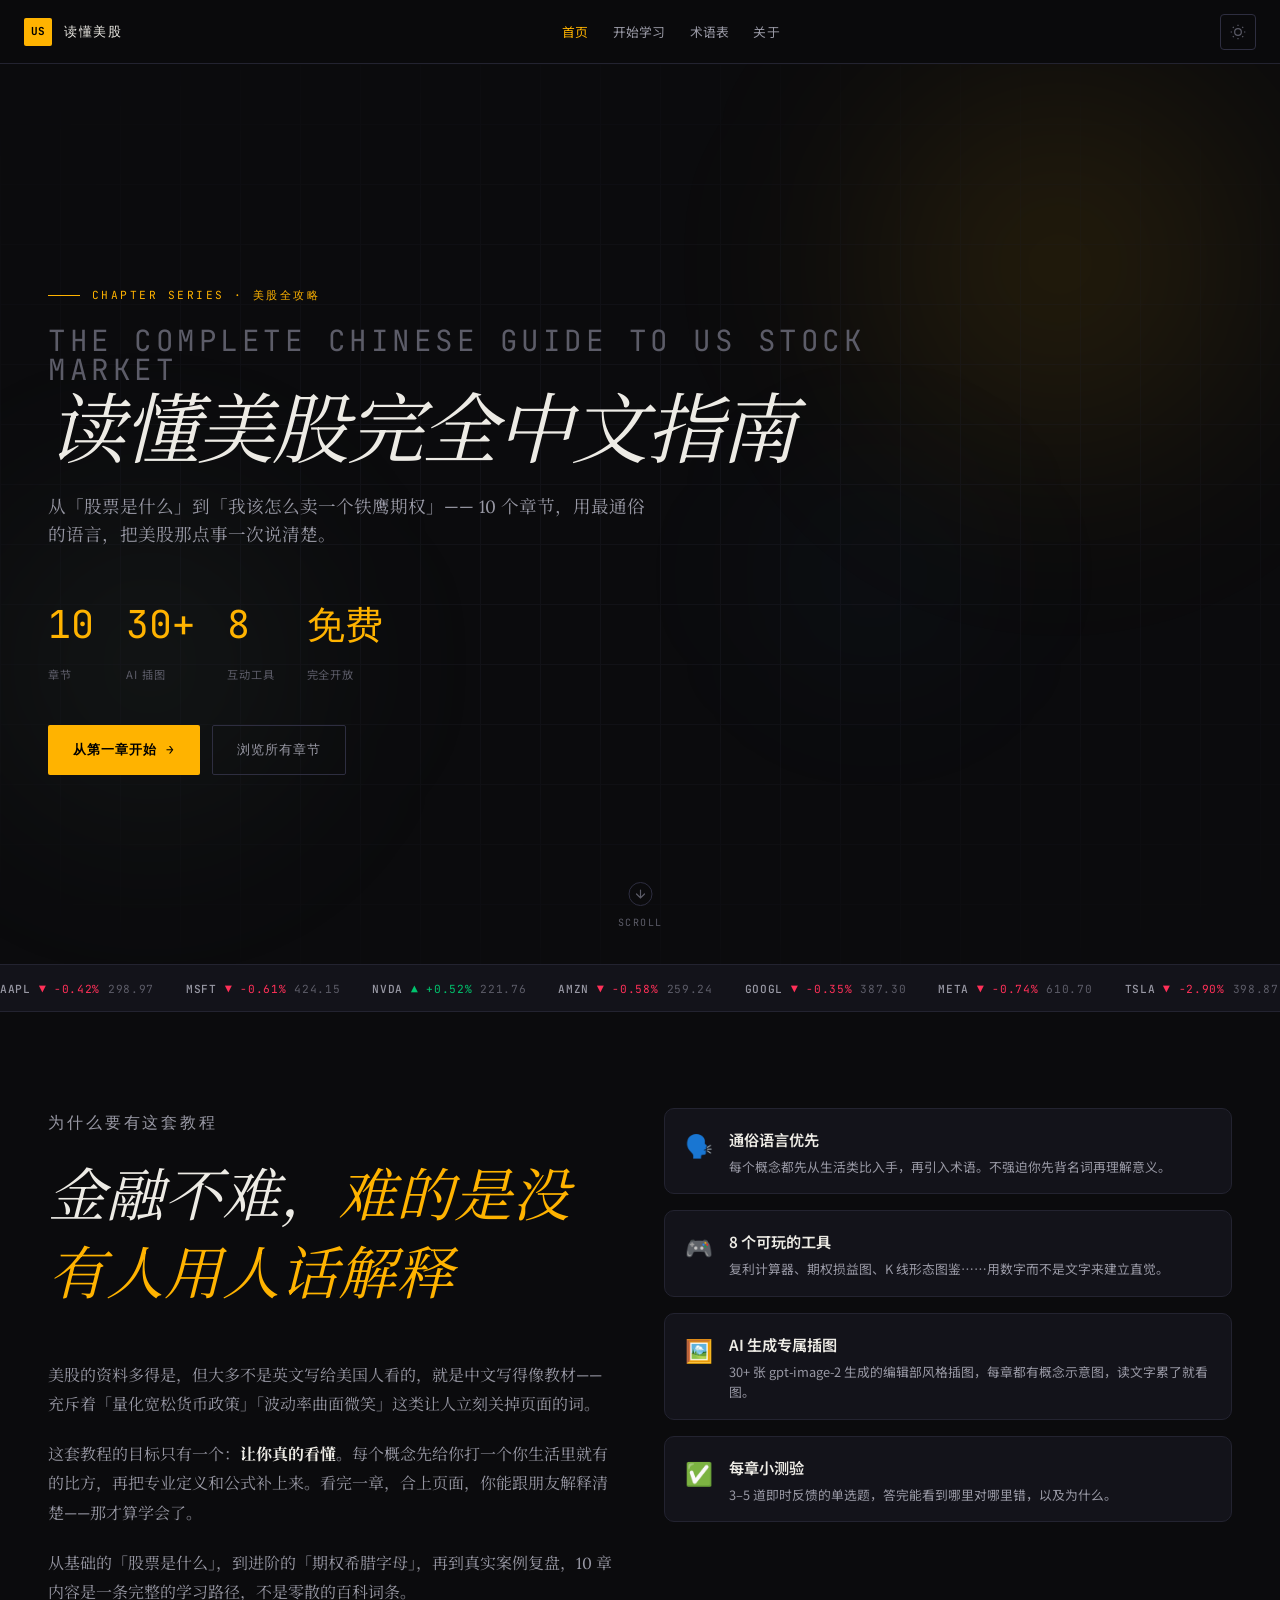
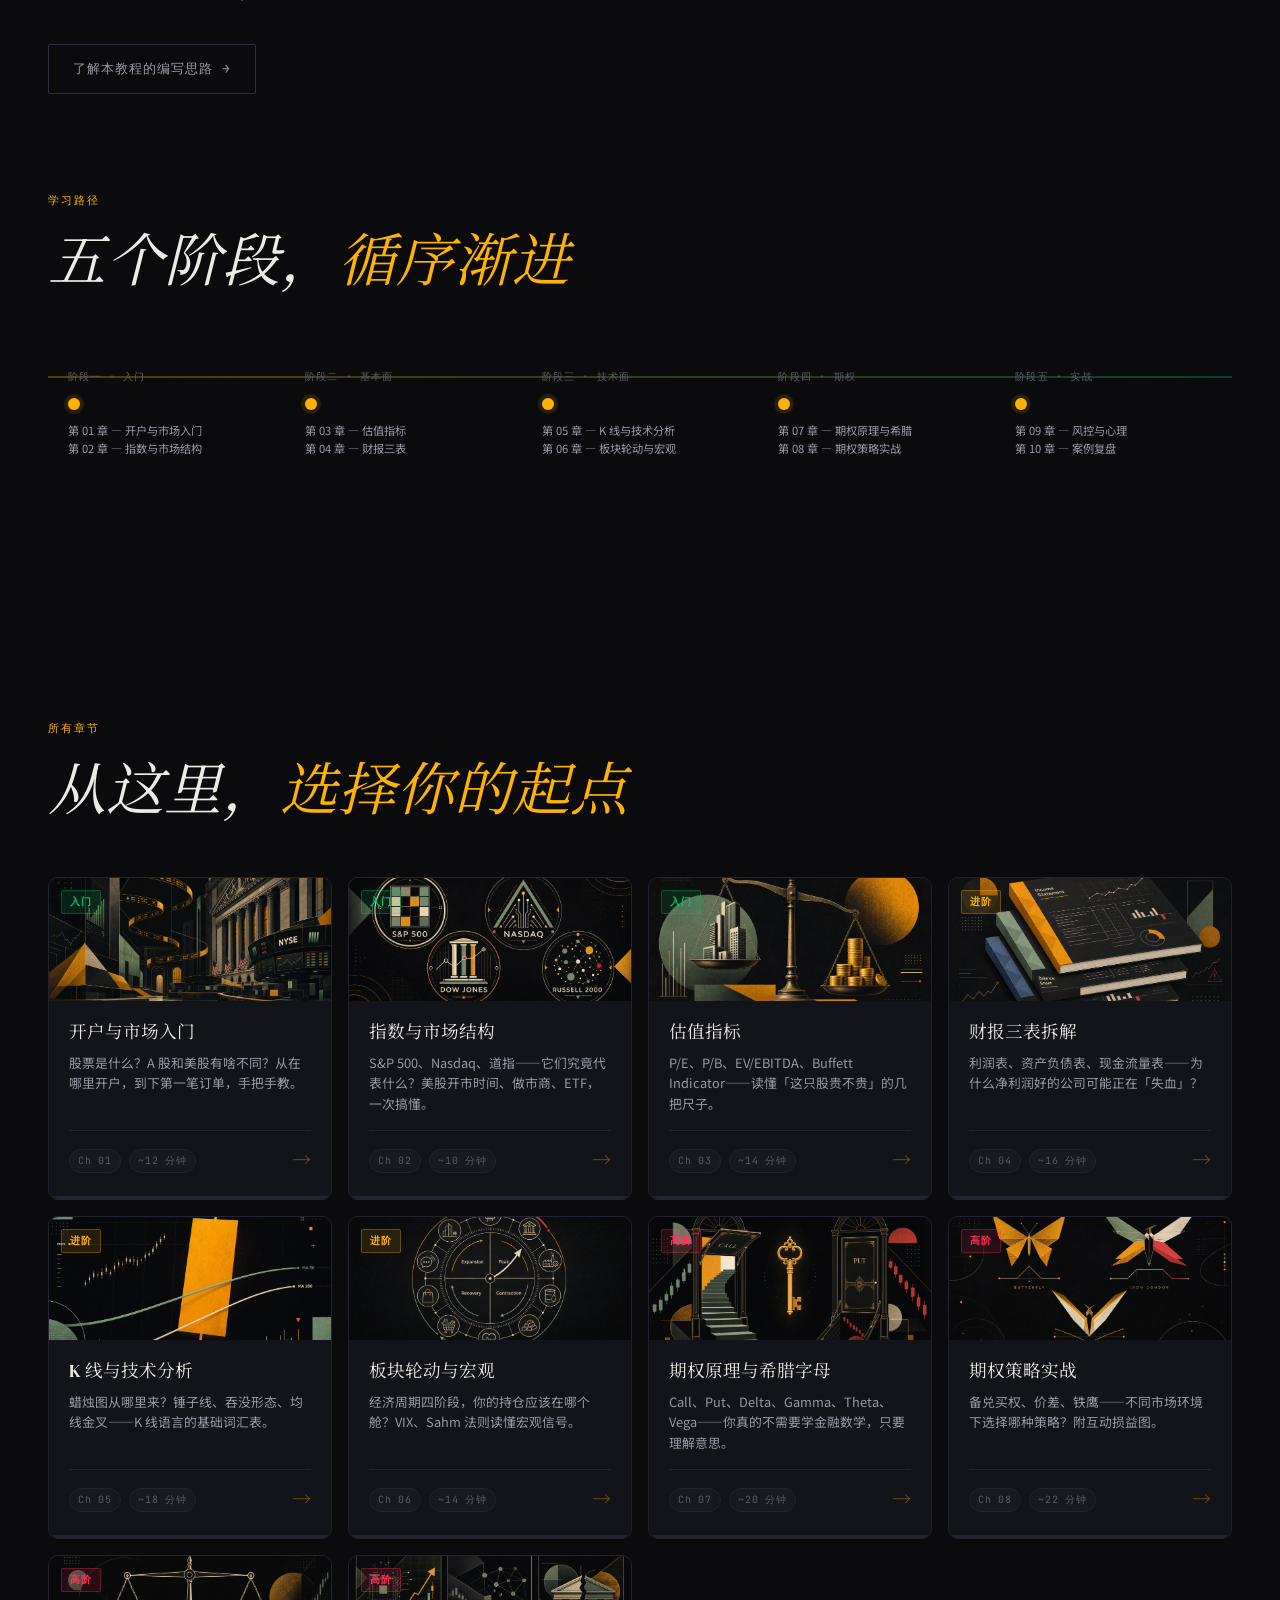
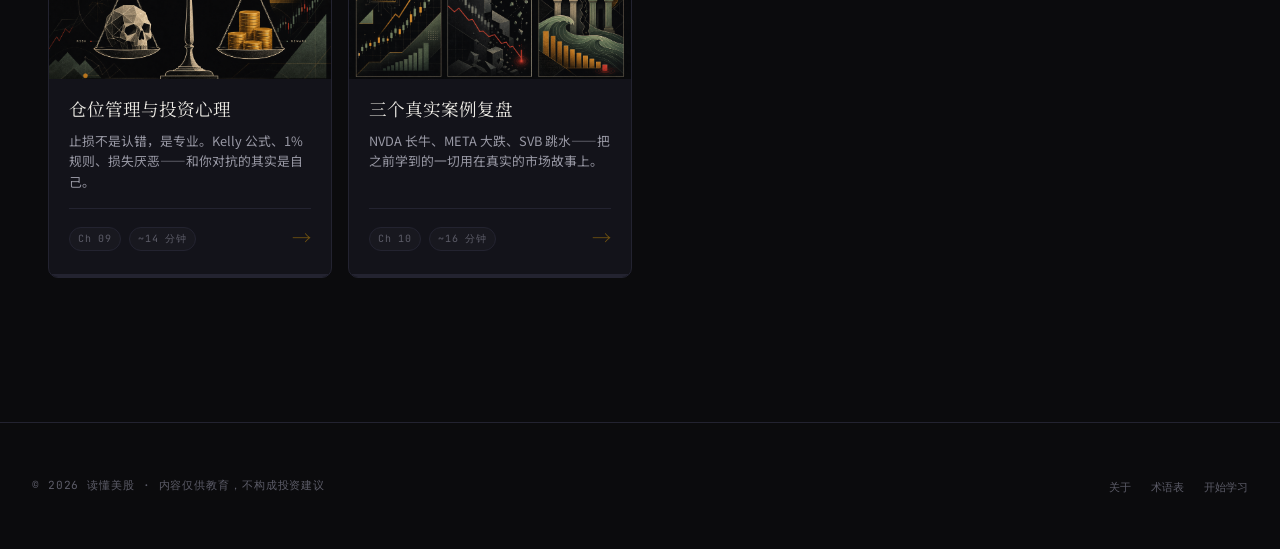
<file: index.html>
<!DOCTYPE html>
<html lang="zh-CN">
<head>
  <meta charset="UTF-8">
  <meta name="viewport" content="width=device-width, initial-scale=1.0">
  <meta name="description" content="美股从入门到期权的完整中文教程——10章内容，覆盖估值、财报、技术分析、期权策略、风险管理，通俗易懂，配有互动工具。">
  <meta name="base-url" content="./">
  <title>读懂美股完全中文指南</title>
  <!-- OG -->
  <meta property="og:title" content="读懂美股完全中文指南">
  <meta property="og:description" content="从「股票是什么」到「我能不能卖个铁鹰」——10章通俗美股教程，含8个互动工具。">
  <meta property="og:type" content="website">
  <meta property="og:image" content="assets/images/ch01-hero.png">
  <meta name="twitter:card" content="summary_large_image">
  <!-- Favicon -->
  <link rel="icon" type="image/svg+xml" href="assets/images/favicon.svg">

  <!-- Google Fonts -->
  <link rel="preconnect" href="https://fonts.googleapis.com">
  <link rel="preconnect" href="https://fonts.gstatic.com" crossorigin>
  <link href="https://fonts.googleapis.com/css2?family=DM+Serif+Display:ital@0;1&family=Lora:ital,wght@0,400;0,600;0,700;1,400&family=JetBrains+Mono:wght@400;500&family=Noto+Serif+SC:wght@400;600&family=Noto+Sans+SC:wght@400;500&display=swap" rel="stylesheet">

  <!-- Theme init (prevent FOUC) -->
  <script>
    (function(){
      var t = localStorage.getItem('usstock-theme') || 'dark';
      document.documentElement.setAttribute('data-theme', t === 'paper' ? 'paper' : '');
    })();
  </script>

  <link rel="stylesheet" href="assets/css/reset.css">
  <link rel="stylesheet" href="assets/css/tokens.css">
  <link rel="stylesheet" href="assets/css/typography.css">
  <link rel="stylesheet" href="assets/css/layout.css">
  <link rel="stylesheet" href="assets/css/components.css">
  <link rel="stylesheet" href="assets/css/animations.css">

  <style>
    /* ── Index-specific styles ── */
    .ticker-bar {
      overflow: hidden;
      border-top: 1px solid var(--rule);
      border-bottom: 1px solid var(--rule);
      padding: var(--sp-2) 0;
      background: var(--bg-panel);
      white-space: nowrap;
    }
    .ticker-inner { display: inline-flex; gap: var(--sp-8); animation: ticker 40s linear infinite; }
    @keyframes ticker { from { transform: translateX(0); } to { transform: translateX(-50%); } }
    .ticker-item {
      display: inline-flex; align-items: center; gap: var(--sp-2);
      font-family: var(--font-mono); font-size: var(--ts-xs);
      letter-spacing: 0.06em; color: var(--ink-muted);
    }
    .ticker-item .sym { color: var(--ink-secondary); font-weight: 500; }
    .ticker-item .up { color: var(--green); }
    .ticker-item .down { color: var(--red); }

    /* Hero ambient bg */
    .hero-bg {
      position: absolute; inset: 0; pointer-events: none; overflow: hidden;
    }
    .hero-blob {
      position: absolute; border-radius: 50%; filter: blur(80px);
    }
    .blob-1 {
      width: 600px; height: 600px;
      background: radial-gradient(circle, rgba(255,179,0,0.12) 0%, transparent 70%);
      top: -100px; right: -80px;
      animation: ambientPulse1 18s ease-in-out infinite;
    }
    .blob-2 {
      width: 500px; height: 500px;
      background: radial-gradient(circle, rgba(139,188,160,0.08) 0%, transparent 70%);
      bottom: 50px; left: -100px;
      animation: ambientPulse2 24s ease-in-out infinite;
    }
    .blob-3 {
      width: 300px; height: 300px;
      background: radial-gradient(circle, rgba(74,158,230,0.06) 0%, transparent 70%);
      top: 40%; right: 20%;
      animation: ambientPulse2 20s 8s ease-in-out infinite;
    }

    /* Hero grid overlay */
    .hero-grid {
      position: absolute; inset: 0; pointer-events: none;
      background-image:
        linear-gradient(var(--rule) 1px, transparent 1px),
        linear-gradient(90deg, var(--rule) 1px, transparent 1px);
      background-size: 60px 60px;
      opacity: 0.3;
      mask-image: radial-gradient(ellipse 80% 60% at 50% 50%, #000 30%, transparent 100%);
    }

    /* Hero section */
    .site-hero {
      position: relative;
      min-height: 100vh;
      display: flex;
      flex-direction: column;
      justify-content: center;
      padding: var(--sp-24) var(--sp-12) var(--sp-16);
      overflow: hidden;
    }

    .hero-content { position: relative; z-index: 1; max-width: 900px; }

    .hero-super {
      font-family: var(--font-mono);
      font-size: var(--ts-xs);
      letter-spacing: 0.22em;
      text-transform: uppercase;
      color: var(--amber);
      margin-bottom: var(--sp-5);
      display: flex; align-items: center; gap: var(--sp-3);
    }
    .hero-super::before {
      content: '';
      display: block; width: 32px; height: 1px;
      background: var(--amber);
    }

    .hero-main-title {
      font-family: var(--font-display);
      font-size: var(--ts-hero);
      line-height: 1.0;
      letter-spacing: -0.03em;
      font-style: italic;
      color: var(--ink-primary);
      margin-bottom: var(--sp-6);
    }

    .hero-main-title .title-en {
      display: block;
      font-size: 0.38em;
      letter-spacing: 0.12em;
      font-style: normal;
      color: var(--ink-muted);
      font-family: var(--font-mono);
      text-transform: uppercase;
      margin-bottom: var(--sp-2);
      font-weight: 400;
    }

    .hero-sub {
      font-family: var(--font-serif);
      font-size: var(--ts-md);
      color: var(--ink-secondary);
      line-height: var(--leading-normal);
      max-width: 600px;
      margin-bottom: var(--sp-10);
    }

    .hero-stats {
      display: flex; gap: var(--sp-8); flex-wrap: wrap;
      margin-bottom: var(--sp-10);
    }

    .hero-stat { display: flex; flex-direction: column; gap: var(--sp-1); }
    .hero-stat-value {
      font-family: var(--font-mono);
      font-size: var(--ts-2xl);
      color: var(--amber);
    }
    .hero-stat-label {
      font-family: var(--font-sans);
      font-size: var(--ts-xs);
      color: var(--ink-muted);
      letter-spacing: 0.08em;
    }

    .hero-cta { display: flex; gap: var(--sp-3); flex-wrap: wrap; }

    /* Scroll indicator */
    .scroll-hint {
      position: absolute; bottom: var(--sp-8); left: 50%;
      transform: translateX(-50%);
      display: flex; flex-direction: column; align-items: center;
      gap: var(--sp-2);
      font-family: var(--font-mono);
      font-size: 10px;
      letter-spacing: 0.15em;
      text-transform: uppercase;
      color: var(--ink-muted);
      animation: fadeIn 1s 1.5s both;
    }

    .scroll-arrow {
      width: 24px; height: 24px;
      border: 1px solid var(--rule-mid);
      border-radius: 50%;
      display: flex; align-items: center; justify-content: center;
      animation: bounce 2s ease-in-out infinite;
    }

    @keyframes bounce {
      0%, 100% { transform: translateY(0); }
      50% { transform: translateY(6px); }
    }

    /* Section */
    .site-section {
      padding: var(--sp-24) var(--sp-12);
      max-width: var(--max-w);
      margin: 0 auto;
    }

    .section-header { margin-bottom: var(--sp-12); }
    .section-label {
      font-family: var(--font-mono);
      font-size: var(--ts-xs);
      letter-spacing: 0.18em;
      text-transform: uppercase;
      color: var(--amber);
      margin-bottom: var(--sp-3);
    }
    .section-heading {
      font-family: var(--font-display);
      font-size: var(--ts-3xl);
      line-height: var(--leading-snug);
      color: var(--ink-primary);
      font-style: italic;
    }
    .section-heading em {
      color: var(--amber);
      font-style: inherit;
    }

    /* Level badges */
    .level-badge {
      display: inline-block;
      font-family: var(--font-mono);
      font-size: 9px;
      letter-spacing: 0.1em;
      text-transform: uppercase;
      padding: 2px 7px;
      border-radius: var(--radius-full);
      font-weight: 500;
    }
    .level-beginner { background: var(--green-dim); color: var(--green); border: 1px solid rgba(0,196,110,0.3); }
    .level-intermediate { background: var(--amber-dim); color: var(--amber); border: 1px solid rgba(255,179,0,0.3); }
    .level-advanced { background: var(--red-dim); color: var(--red); border: 1px solid rgba(255,48,88,0.3); }

    /* Learning path */
    .learning-path {
      display: flex;
      gap: 0;
      margin: var(--sp-12) 0;
      position: relative;
    }
    .learning-path::before {
      content: '';
      position: absolute;
      left: 0; right: 0;
      top: 28px;
      height: 2px;
      background: linear-gradient(to right, var(--amber) 0%, var(--green) 100%);
      opacity: 0.3;
    }
    .path-group {
      flex: 1;
      padding: var(--sp-5);
      position: relative;
    }
    .path-group-label {
      font-family: var(--font-mono);
      font-size: 10px;
      letter-spacing: 0.12em;
      text-transform: uppercase;
      color: var(--ink-muted);
      margin-bottom: var(--sp-3);
    }
    .path-dot {
      width: 12px; height: 12px;
      border-radius: 50%;
      background: var(--amber);
      position: relative;
      margin-bottom: var(--sp-3);
      box-shadow: 0 0 0 4px var(--amber-dim);
    }
    .path-chapters {
      font-family: var(--font-sans);
      font-size: var(--ts-xs);
      color: var(--ink-secondary);
      line-height: 1.6;
    }

    /* Intro / about section */
    .intro-grid {
      display: grid;
      grid-template-columns: 1fr 1fr;
      gap: var(--sp-12);
      align-items: start;
    }

    .intro-text p {
      font-size: var(--ts-body);
      line-height: var(--leading-prose);
      color: var(--ink-secondary);
      margin-bottom: var(--sp-5);
    }

    .feature-list {
      display: flex;
      flex-direction: column;
      gap: var(--sp-4);
    }

    .feature-item {
      display: flex;
      gap: var(--sp-4);
      padding: var(--sp-4) var(--sp-5);
      background: var(--bg-panel);
      border: 1px solid var(--rule);
      border-radius: var(--radius-lg);
      transition: border-color var(--tr);
    }
    .feature-item:hover { border-color: var(--amber); }

    .feature-emoji { font-size: 1.4rem; flex-shrink: 0; }
    .feature-body {}
    .feature-title {
      font-family: var(--font-sans);
      font-size: var(--ts-base);
      font-weight: 600;
      color: var(--ink-primary);
      margin-bottom: var(--sp-1);
    }
    .feature-desc {
      font-family: var(--font-sans);
      font-size: var(--ts-sm);
      color: var(--ink-secondary);
      line-height: var(--leading-normal);
    }

    @media (max-width: 900px) {
      .site-hero { padding: var(--sp-16) var(--sp-5); }
      .site-section { padding: var(--sp-16) var(--sp-5); }
      .hero-stats { gap: var(--sp-5); }
      .intro-grid { grid-template-columns: 1fr; }
      .learning-path { flex-wrap: wrap; }
      .learning-path::before { display: none; }
    }
  </style>
</head>
<body>

  <!-- ── Nav ── -->
  <header class="site-nav">
    <div class="nav-inner">
      <a href="index.html" class="nav-logo">
        <span class="nav-logo-mark">US</span>
        读懂美股
      </a>
      <nav>
        <ul class="nav-links">
          <li><a href="index.html" class="active">首页</a></li>
          <li><a href="chapters/01-getting-started.html">开始学习</a></li>
          <li><a href="glossary.html">术语表</a></li>
          <li><a href="about.html">关于</a></li>
        </ul>
      </nav>
      <div class="nav-actions">
        <button class="theme-toggle" aria-label="切换主题">
          <svg viewBox="0 0 24 24" fill="none" stroke="currentColor" stroke-width="1.8" width="16" height="16">
            <circle cx="12" cy="12" r="5"/>
            <line x1="12" y1="1" x2="12" y2="3"/>
            <line x1="12" y1="21" x2="12" y2="23"/>
            <line x1="4.22" y1="4.22" x2="5.64" y2="5.64"/>
            <line x1="18.36" y1="18.36" x2="19.78" y2="19.78"/>
            <line x1="1" y1="12" x2="3" y2="12"/>
            <line x1="21" y1="12" x2="23" y2="12"/>
            <line x1="4.22" y1="19.78" x2="5.64" y2="18.36"/>
            <line x1="18.36" y1="5.64" x2="19.78" y2="4.22"/>
          </svg>
        </button>
      </div>
    </div>
  </header>

  <!-- ── Hero ── -->
  <section class="site-hero">
    <div class="hero-bg">
      <div class="hero-blob blob-1"></div>
      <div class="hero-blob blob-2"></div>
      <div class="hero-blob blob-3"></div>
      <div class="hero-grid"></div>
    </div>

    <div class="hero-content">
      <p class="hero-super hero-animate-1">Chapter Series · 美股全攻略</p>
      <h1 class="hero-main-title hero-animate-2">
        <span class="title-en">The Complete Chinese Guide to US Stock Market</span>
        读懂美股完全中文指南
      </h1>
      <p class="hero-sub hero-animate-3">
        从「股票是什么」到「我该怎么卖一个铁鹰期权」——
        10 个章节，用最通俗的语言，把美股那点事一次说清楚。
      </p>

      <div class="hero-stats hero-animate-4">
        <div class="hero-stat">
          <span class="hero-stat-value">10</span>
          <span class="hero-stat-label">章节</span>
        </div>
        <div class="hero-stat">
          <span class="hero-stat-value">30+</span>
          <span class="hero-stat-label">AI 插图</span>
        </div>
        <div class="hero-stat">
          <span class="hero-stat-value">8</span>
          <span class="hero-stat-label">互动工具</span>
        </div>
        <div class="hero-stat">
          <span class="hero-stat-value">免费</span>
          <span class="hero-stat-label">完全开放</span>
        </div>
      </div>

      <div class="hero-cta hero-animate-5">
        <a href="chapters/01-getting-started.html" class="btn btn-primary">
          从第一章开始 →
        </a>
        <a href="#chapters" class="btn btn-ghost">
          浏览所有章节
        </a>
      </div>
    </div>

    <div class="scroll-hint">
      <div class="scroll-arrow">
        <svg width="10" height="10" viewBox="0 0 10 10" fill="none">
          <path d="M5 1v8M1 5l4 4 4-4" stroke="currentColor" stroke-width="1.2" stroke-linecap="round"/>
        </svg>
      </div>
      Scroll
    </div>
  </section>

  <!-- ── Ticker ── -->
  <div class="ticker-bar">
    <div class="ticker-inner">
      <!-- First set -->
      <span class="ticker-item"><span class="sym">AAPL</span> <span class="down">▼ -0.42%</span> 298.97</span>
      <span class="ticker-item"><span class="sym">MSFT</span> <span class="down">▼ -0.61%</span> 424.15</span>
      <span class="ticker-item"><span class="sym">NVDA</span> <span class="up">▲ +0.52%</span> 221.76</span>
      <span class="ticker-item"><span class="sym">AMZN</span> <span class="down">▼ -0.58%</span> 259.24</span>
      <span class="ticker-item"><span class="sym">GOOGL</span> <span class="down">▼ -0.35%</span> 387.30</span>
      <span class="ticker-item"><span class="sym">META</span> <span class="down">▼ -0.74%</span> 610.70</span>
      <span class="ticker-item"><span class="sym">TSLA</span> <span class="down">▼ -2.90%</span> 398.87</span>
      <span class="ticker-item"><span class="sym">BRK.B</span> <span class="up">▲ +0.06%</span> 488.28</span>
      <span class="ticker-item"><span class="sym">JPM</span> <span class="down">▼ -0.27%</span> 300.57</span>
      <span class="ticker-item"><span class="sym">SPY</span> <span class="down">▼ -0.50%</span> 738.65</span>
      <span class="ticker-item"><span class="sym">QQQ</span> <span class="down">▼ -0.32%</span> 700.11</span>
      <span class="ticker-item"><span class="sym">VIX</span> <span class="up">▲ +1.91%</span> 18.16</span>
      <!-- Mirror (for seamless loop) -->
      <span class="ticker-item"><span class="sym">AAPL</span> <span class="down">▼ -0.42%</span> 298.97</span>
      <span class="ticker-item"><span class="sym">MSFT</span> <span class="down">▼ -0.61%</span> 424.15</span>
      <span class="ticker-item"><span class="sym">NVDA</span> <span class="up">▲ +0.52%</span> 221.76</span>
      <span class="ticker-item"><span class="sym">AMZN</span> <span class="down">▼ -0.58%</span> 259.24</span>
      <span class="ticker-item"><span class="sym">GOOGL</span> <span class="down">▼ -0.35%</span> 387.30</span>
      <span class="ticker-item"><span class="sym">META</span> <span class="down">▼ -0.74%</span> 610.70</span>
      <span class="ticker-item"><span class="sym">TSLA</span> <span class="down">▼ -2.90%</span> 398.87</span>
      <span class="ticker-item"><span class="sym">BRK.B</span> <span class="up">▲ +0.06%</span> 488.28</span>
      <span class="ticker-item"><span class="sym">JPM</span> <span class="down">▼ -0.27%</span> 300.57</span>
      <span class="ticker-item"><span class="sym">SPY</span> <span class="down">▼ -0.50%</span> 738.65</span>
      <span class="ticker-item"><span class="sym">QQQ</span> <span class="down">▼ -0.32%</span> 700.11</span>
      <span class="ticker-item"><span class="sym">VIX</span> <span class="up">▲ +1.91%</span> 18.16</span>
      <span class="ticker-item" style="font-family:var(--font-mono);font-size:var(--ts-xs);color:var(--ink-muted);letter-spacing:0.08em;">示例数据 · 2026-05-19</span>
    </div>
  </div>

  <!-- ── Intro ── -->
  <section class="site-section">
    <div class="intro-grid">
      <div class="intro-text">
        <div class="section-header">
          <p class="section-label">为什么要有这套教程</p>
          <h2 class="section-heading">金融不难，<em>难的是没有人用人话解释</em></h2>
        </div>
        <p>美股的资料多得是，但大多不是英文写给美国人看的，就是中文写得像教材——充斥着「量化宽松货币政策」「波动率曲面微笑」这类让人立刻关掉页面的词。</p>
        <p>这套教程的目标只有一个：<strong>让你真的看懂</strong>。每个概念先给你打一个你生活里就有的比方，再把专业定义和公式补上来。看完一章，合上页面，你能跟朋友解释清楚——那才算学会了。</p>
        <p>从基础的「股票是什么」，到进阶的「期权希腊字母」，再到真实案例复盘，10 章内容是一条完整的学习路径，不是零散的百科词条。</p>
        <a href="about.html" class="btn btn-ghost" style="margin-top: var(--sp-4);">了解本教程的编写思路 →</a>
      </div>

      <div class="feature-list">
        <div class="feature-item reveal">
          <span class="feature-emoji">🗣️</span>
          <div class="feature-body">
            <div class="feature-title">通俗语言优先</div>
            <div class="feature-desc">每个概念都先从生活类比入手，再引入术语。不强迫你先背名词再理解意义。</div>
          </div>
        </div>
        <div class="feature-item reveal reveal-delay-1">
          <span class="feature-emoji">🎮</span>
          <div class="feature-body">
            <div class="feature-title">8 个可玩的工具</div>
            <div class="feature-desc">复利计算器、期权损益图、K 线形态图鉴……用数字而不是文字来建立直觉。</div>
          </div>
        </div>
        <div class="feature-item reveal reveal-delay-2">
          <span class="feature-emoji">🖼️</span>
          <div class="feature-body">
            <div class="feature-title">AI 生成专属插图</div>
            <div class="feature-desc">30+ 张 gpt-image-2 生成的编辑部风格插图，每章都有概念示意图，读文字累了就看图。</div>
          </div>
        </div>
        <div class="feature-item reveal reveal-delay-3">
          <span class="feature-emoji">✅</span>
          <div class="feature-body">
            <div class="feature-title">每章小测验</div>
            <div class="feature-desc">3–5 道即时反馈的单选题，答完能看到哪里对哪里错，以及为什么。</div>
          </div>
        </div>
      </div>
    </div>
  </section>

  <!-- ── Learning Path ── -->
  <section class="site-section" style="padding-top: 0;">
    <div class="section-header">
      <p class="section-label">学习路径</p>
      <h2 class="section-heading">五个阶段，<em>循序渐进</em></h2>
    </div>
    <div class="learning-path stagger-children">
      <div class="path-group">
        <p class="path-group-label">阶段一 · 入门</p>
        <div class="path-dot"></div>
        <div class="path-chapters">
          第 01 章 — 开户与市场入门<br>
          第 02 章 — 指数与市场结构
        </div>
      </div>
      <div class="path-group">
        <p class="path-group-label">阶段二 · 基本面</p>
        <div class="path-dot"></div>
        <div class="path-chapters">
          第 03 章 — 估值指标<br>
          第 04 章 — 财报三表
        </div>
      </div>
      <div class="path-group">
        <p class="path-group-label">阶段三 · 技术面</p>
        <div class="path-dot"></div>
        <div class="path-chapters">
          第 05 章 — K 线与技术分析<br>
          第 06 章 — 板块轮动与宏观
        </div>
      </div>
      <div class="path-group">
        <p class="path-group-label">阶段四 · 期权</p>
        <div class="path-dot"></div>
        <div class="path-chapters">
          第 07 章 — 期权原理与希腊<br>
          第 08 章 — 期权策略实战
        </div>
      </div>
      <div class="path-group">
        <p class="path-group-label">阶段五 · 实战</p>
        <div class="path-dot"></div>
        <div class="path-chapters">
          第 09 章 — 风控与心理<br>
          第 10 章 — 案例复盘
        </div>
      </div>
    </div>
  </section>

  <!-- ── Chapters ── -->
  <section class="site-section" id="chapters">
    <div class="section-header">
      <p class="section-label">所有章节</p>
      <h2 class="section-heading">从这里，<em>选择你的起点</em></h2>
    </div>

    <div class="chapters-grid stagger-children">

      <!-- Ch01 -->
      <a href="chapters/01-getting-started.html" class="chapter-card">
        <div class="card-thumb">
          <img src="assets/images/ch01-hero.png" alt="" loading="lazy" onerror="this.style.display='none'">
          <div class="card-thumb-placeholder">🏛️</div>
          <span class="card-badge level-beginner">入门</span>
        </div>
        <div class="card-body">
          <h3 class="card-title">开户与市场入门</h3>
          <p class="card-desc">股票是什么？A 股和美股有啥不同？从在哪里开户，到下第一笔订单，手把手教。</p>
          <div class="card-footer">
            <div class="card-tags">
              <span class="card-tag">Ch 01</span>
              <span class="card-tag">~12 分钟</span>
            </div>
            <span class="card-arrow">→</span>
          </div>
        </div>
        <div class="card-progress"><div class="card-progress-fill" style="width:0%"></div></div>
      </a>

      <!-- Ch02 -->
      <a href="chapters/02-market-structure.html" class="chapter-card">
        <div class="card-thumb">
          <img src="assets/images/ch02-hero.png" alt="" loading="lazy" onerror="this.style.display='none'">
          <div class="card-thumb-placeholder">📊</div>
          <span class="card-badge level-beginner">入门</span>
        </div>
        <div class="card-body">
          <h3 class="card-title">指数与市场结构</h3>
          <p class="card-desc">S&P 500、Nasdaq、道指——它们究竟代表什么？美股开市时间、做市商、ETF，一次搞懂。</p>
          <div class="card-footer">
            <div class="card-tags">
              <span class="card-tag">Ch 02</span>
              <span class="card-tag">~10 分钟</span>
            </div>
            <span class="card-arrow">→</span>
          </div>
        </div>
        <div class="card-progress"><div class="card-progress-fill" style="width:0%"></div></div>
      </a>

      <!-- Ch03 -->
      <a href="chapters/03-valuation.html" class="chapter-card">
        <div class="card-thumb">
          <img src="assets/images/ch03-hero.png" alt="" loading="lazy" onerror="this.style.display='none'">
          <div class="card-thumb-placeholder">⚖️</div>
          <span class="card-badge level-beginner">入门</span>
        </div>
        <div class="card-body">
          <h3 class="card-title">估值指标</h3>
          <p class="card-desc">P/E、P/B、EV/EBITDA、Buffett Indicator——读懂「这只股贵不贵」的几把尺子。</p>
          <div class="card-footer">
            <div class="card-tags">
              <span class="card-tag">Ch 03</span>
              <span class="card-tag">~14 分钟</span>
            </div>
            <span class="card-arrow">→</span>
          </div>
        </div>
        <div class="card-progress"><div class="card-progress-fill" style="width:0%"></div></div>
      </a>

      <!-- Ch04 -->
      <a href="chapters/04-financials.html" class="chapter-card">
        <div class="card-thumb">
          <img src="assets/images/ch04-hero.png" alt="" loading="lazy" onerror="this.style.display='none'">
          <div class="card-thumb-placeholder">📋</div>
          <span class="card-badge level-intermediate">进阶</span>
        </div>
        <div class="card-body">
          <h3 class="card-title">财报三表拆解</h3>
          <p class="card-desc">利润表、资产负债表、现金流量表——为什么净利润好的公司可能正在「失血」？</p>
          <div class="card-footer">
            <div class="card-tags">
              <span class="card-tag">Ch 04</span>
              <span class="card-tag">~16 分钟</span>
            </div>
            <span class="card-arrow">→</span>
          </div>
        </div>
        <div class="card-progress"><div class="card-progress-fill" style="width:0%"></div></div>
      </a>

      <!-- Ch05 -->
      <a href="chapters/05-technical.html" class="chapter-card">
        <div class="card-thumb">
          <img src="assets/images/ch05-hero.png" alt="" loading="lazy" onerror="this.style.display='none'">
          <div class="card-thumb-placeholder">📈</div>
          <span class="card-badge level-intermediate">进阶</span>
        </div>
        <div class="card-body">
          <h3 class="card-title">K 线与技术分析</h3>
          <p class="card-desc">蜡烛图从哪里来？锤子线、吞没形态、均线金叉——K 线语言的基础词汇表。</p>
          <div class="card-footer">
            <div class="card-tags">
              <span class="card-tag">Ch 05</span>
              <span class="card-tag">~18 分钟</span>
            </div>
            <span class="card-arrow">→</span>
          </div>
        </div>
        <div class="card-progress"><div class="card-progress-fill" style="width:0%"></div></div>
      </a>

      <!-- Ch06 -->
      <a href="chapters/06-sectors-macro.html" class="chapter-card">
        <div class="card-thumb">
          <img src="assets/images/ch06-hero.png" alt="" loading="lazy" onerror="this.style.display='none'">
          <div class="card-thumb-placeholder">🔄</div>
          <span class="card-badge level-intermediate">进阶</span>
        </div>
        <div class="card-body">
          <h3 class="card-title">板块轮动与宏观</h3>
          <p class="card-desc">经济周期四阶段，你的持仓应该在哪个舱？VIX、Sahm 法则读懂宏观信号。</p>
          <div class="card-footer">
            <div class="card-tags">
              <span class="card-tag">Ch 06</span>
              <span class="card-tag">~14 分钟</span>
            </div>
            <span class="card-arrow">→</span>
          </div>
        </div>
        <div class="card-progress"><div class="card-progress-fill" style="width:0%"></div></div>
      </a>

      <!-- Ch07 -->
      <a href="chapters/07-options-basics.html" class="chapter-card">
        <div class="card-thumb">
          <img src="assets/images/ch07-hero.png" alt="" loading="lazy" onerror="this.style.display='none'">
          <div class="card-thumb-placeholder">🔑</div>
          <span class="card-badge level-advanced">高阶</span>
        </div>
        <div class="card-body">
          <h3 class="card-title">期权原理与希腊字母</h3>
          <p class="card-desc">Call、Put、Delta、Gamma、Theta、Vega——你真的不需要学金融数学，只要理解意思。</p>
          <div class="card-footer">
            <div class="card-tags">
              <span class="card-tag">Ch 07</span>
              <span class="card-tag">~20 分钟</span>
            </div>
            <span class="card-arrow">→</span>
          </div>
        </div>
        <div class="card-progress"><div class="card-progress-fill" style="width:0%"></div></div>
      </a>

      <!-- Ch08 -->
      <a href="chapters/08-options-strategies.html" class="chapter-card">
        <div class="card-thumb">
          <img src="assets/images/ch08-hero.png" alt="" loading="lazy" onerror="this.style.display='none'">
          <div class="card-thumb-placeholder">♟️</div>
          <span class="card-badge level-advanced">高阶</span>
        </div>
        <div class="card-body">
          <h3 class="card-title">期权策略实战</h3>
          <p class="card-desc">备兑买权、价差、铁鹰——不同市场环境下选择哪种策略？附互动损益图。</p>
          <div class="card-footer">
            <div class="card-tags">
              <span class="card-tag">Ch 08</span>
              <span class="card-tag">~22 分钟</span>
            </div>
            <span class="card-arrow">→</span>
          </div>
        </div>
        <div class="card-progress"><div class="card-progress-fill" style="width:0%"></div></div>
      </a>

      <!-- Ch09 -->
      <a href="chapters/09-risk-psychology.html" class="chapter-card">
        <div class="card-thumb">
          <img src="assets/images/ch09-hero.png" alt="" loading="lazy" onerror="this.style.display='none'">
          <div class="card-thumb-placeholder">🧠</div>
          <span class="card-badge level-advanced">高阶</span>
        </div>
        <div class="card-body">
          <h3 class="card-title">仓位管理与投资心理</h3>
          <p class="card-desc">止损不是认错，是专业。Kelly 公式、1% 规则、损失厌恶——和你对抗的其实是自己。</p>
          <div class="card-footer">
            <div class="card-tags">
              <span class="card-tag">Ch 09</span>
              <span class="card-tag">~14 分钟</span>
            </div>
            <span class="card-arrow">→</span>
          </div>
        </div>
        <div class="card-progress"><div class="card-progress-fill" style="width:0%"></div></div>
      </a>

      <!-- Ch10 -->
      <a href="chapters/10-case-studies.html" class="chapter-card">
        <div class="card-thumb">
          <img src="assets/images/ch10-hero.png" alt="" loading="lazy" onerror="this.style.display='none'">
          <div class="card-thumb-placeholder">🔬</div>
          <span class="card-badge level-advanced">高阶</span>
        </div>
        <div class="card-body">
          <h3 class="card-title">三个真实案例复盘</h3>
          <p class="card-desc">NVDA 长牛、META 大跌、SVB 跳水——把之前学到的一切用在真实的市场故事上。</p>
          <div class="card-footer">
            <div class="card-tags">
              <span class="card-tag">Ch 10</span>
              <span class="card-tag">~16 分钟</span>
            </div>
            <span class="card-arrow">→</span>
          </div>
        </div>
        <div class="card-progress"><div class="card-progress-fill" style="width:0%"></div></div>
      </a>

    </div>
  </section>

  <!-- ── Footer ── -->
  <footer class="site-footer">
    <span class="footer-copy">© 2026 读懂美股 · 内容仅供教育，不构成投资建议</span>
    <ul class="footer-links">
      <li><a href="about.html">关于</a></li>
      <li><a href="glossary.html">术语表</a></li>
      <li><a href="chapters/01-getting-started.html">开始学习</a></li>
    </ul>
  </footer>

  <script src="assets/js/theme.js"></script>
  <script src="assets/js/nav.js"></script>
  <script src="assets/js/progress.js"></script>
</body>
</html>
</file>
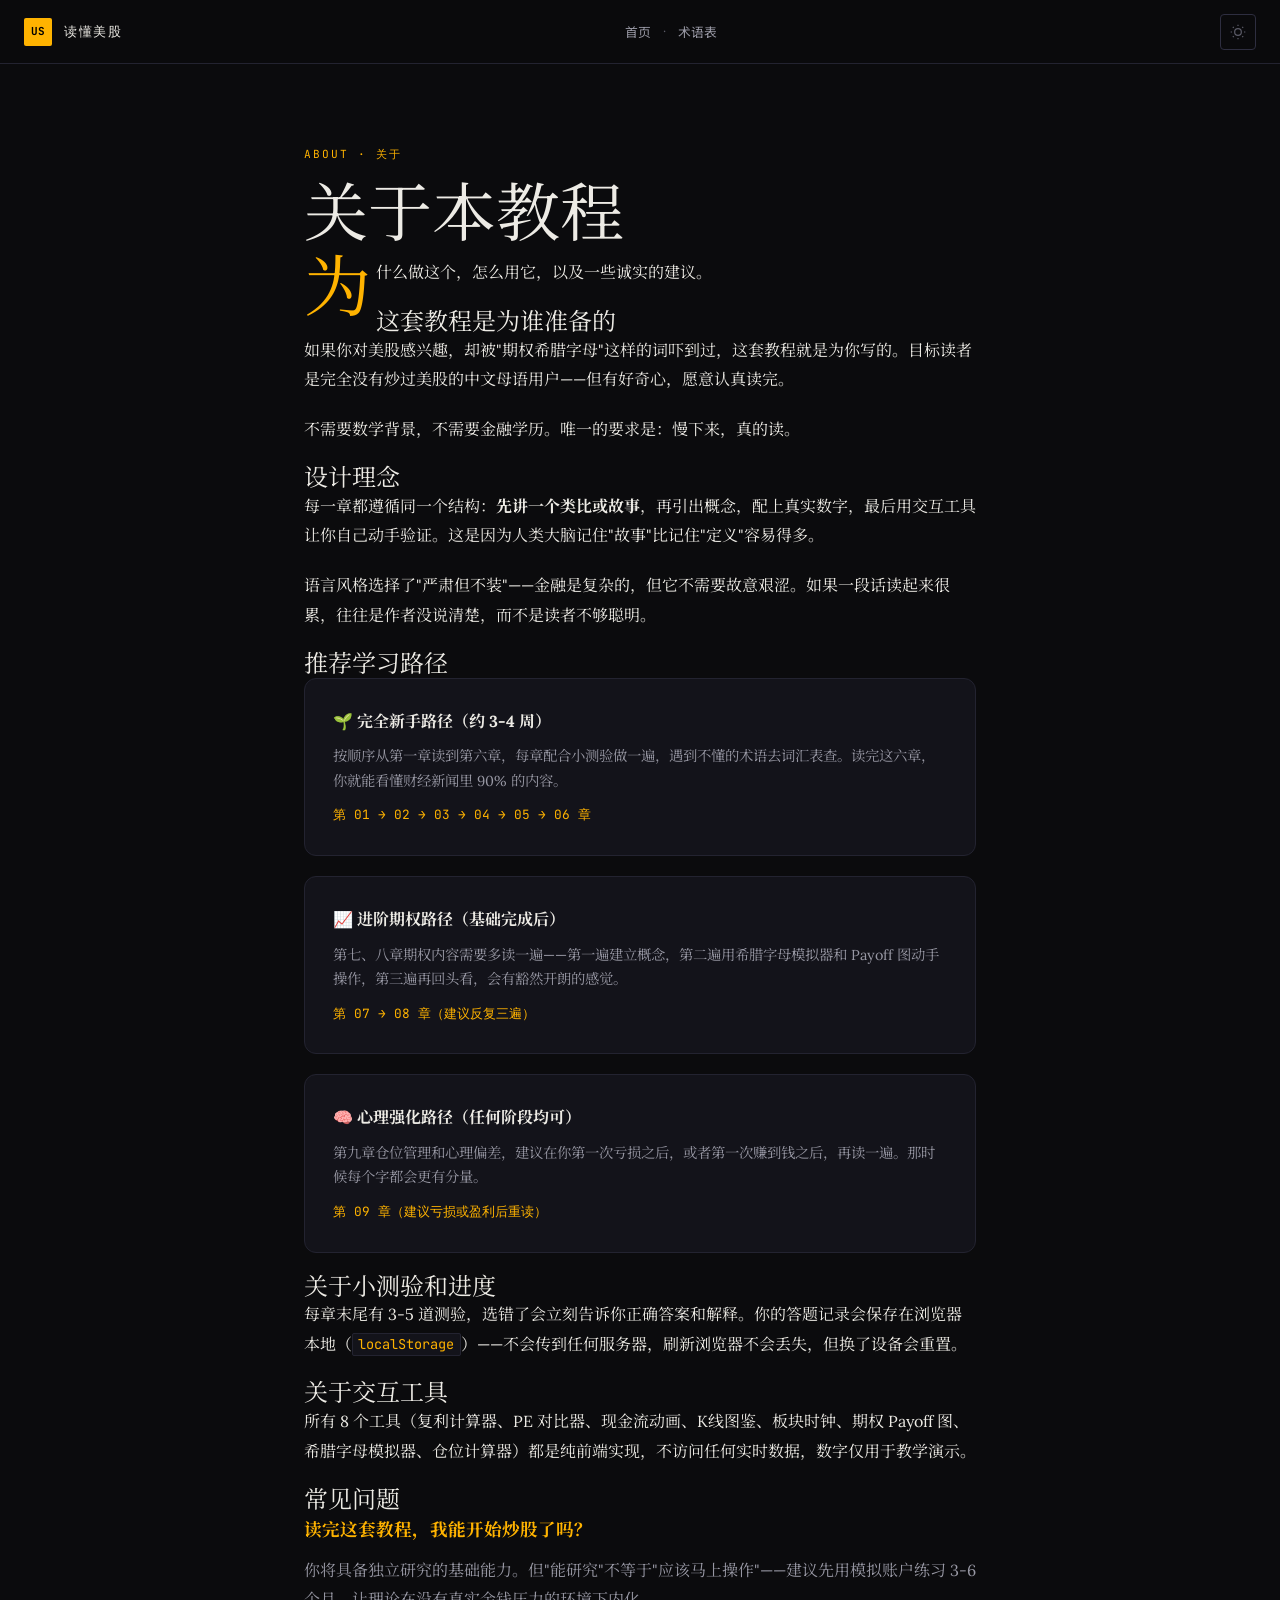
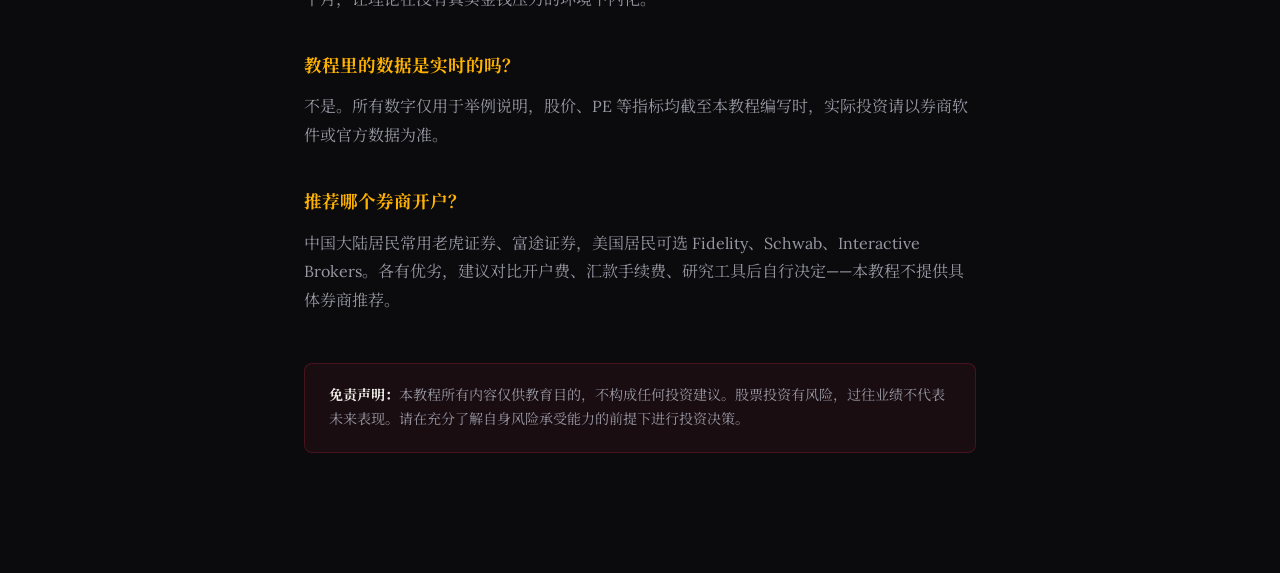
<file: about.html>
<!DOCTYPE html>
<html lang="zh-CN">
<head>
  <meta charset="UTF-8">
  <meta name="viewport" content="width=device-width, initial-scale=1.0">
  <meta name="description" content="关于《读懂美股》——这套教程的设计理念、学习路径建议和常见问题解答。">
  <title>关于本教程 · 读懂美股</title>  <meta property="og:title" content="关于本教程 · 读懂美股">  <meta property="og:description" content="美股从入门到期权的完整中文教程，通俗易懂，含8个互动工具。">  <meta property="og:type" content="article">  <meta property="og:image" content="assets/images/ch01-hero.png">  <meta name="twitter:card" content="summary_large_image">  <link rel="icon" type="image/svg+xml" href="assets/images/favicon.svg">
  <link rel="preconnect" href="https://fonts.googleapis.com">
  <link rel="preconnect" href="https://fonts.gstatic.com" crossorigin>
  <link href="https://fonts.googleapis.com/css2?family=DM+Serif+Display:ital@0;1&family=Lora:ital,wght@0,400;0,600;0,700;1,400&family=JetBrains+Mono:wght@400;500&family=Noto+Serif+SC:wght@400;600&family=Noto+Sans+SC:wght@400;500&display=swap" rel="stylesheet">
  <script>(function(){var t=localStorage.getItem('usstock-theme')||'dark';document.documentElement.setAttribute('data-theme',t==='paper'?'paper':'');})();</script>
  <link rel="stylesheet" href="assets/css/reset.css">
  <link rel="stylesheet" href="assets/css/tokens.css">
  <link rel="stylesheet" href="assets/css/typography.css">
  <link rel="stylesheet" href="assets/css/layout.css">
  <link rel="stylesheet" href="assets/css/components.css">
  <link rel="stylesheet" href="assets/css/animations.css">
  <style>
    .about-page { max-width: 720px; margin: 0 auto; padding: 80px 24px 120px; }
    .about-title { font-family: var(--font-display); font-size: clamp(2.5rem,6vw,4rem); margin-bottom: 8px; }
    .about-sub { color: var(--ink-secondary); font-size: 1.05rem; margin-bottom: 56px; }
    .faq-item { margin-bottom: 36px; }
    .faq-q { font-family: var(--font-serif); font-weight: 700; font-size: 1.1rem; color: var(--amber); margin-bottom: 10px; }
    .faq-a { color: var(--ink-secondary); line-height: 1.8; }
    .path-card { background: var(--bg-panel); border: 1px solid var(--rule); border-radius: 12px; padding: 28px; margin-bottom: 20px; }
    .path-card-title { font-weight: 700; font-size: 1rem; margin-bottom: 8px; color: var(--ink-primary); }
    .path-card-desc { font-size: 0.9rem; color: var(--ink-secondary); line-height: 1.7; }
    .path-card-chapters { font-family: var(--font-mono); font-size: 0.8rem; color: var(--amber); margin-top: 10px; }
    .disclaimer { background: rgba(255,48,88,0.06); border: 1px solid rgba(255,48,88,0.2); border-radius: 8px; padding: 20px 24px; margin-top: 48px; font-size: 0.88rem; color: var(--ink-secondary); line-height: 1.7; }
  </style>
</head>
<body>

<header class="site-nav">
  <div class="nav-inner">
    <a href="index.html" class="nav-logo">
      <span class="nav-logo-mark">US</span>
      读懂美股
    </a>
    <nav class="nav-chapters">
      <a href="index.html">首页</a>
      <span class="nav-sep">·</span>
      <a href="glossary.html">术语表</a>
    </nav>
    <button class="theme-toggle" aria-label="切换主题">◐</button>
  </div>
</header>

<main class="about-page prose">
  <div class="chapter-kicker">About · 关于</div>
  <h1 class="about-title">关于本教程</h1>
  <p class="about-sub">为什么做这个，怎么用它，以及一些诚实的建议。</p>

  <h2>这套教程是为谁准备的</h2>
  <p>如果你对美股感兴趣，却被"期权希腊字母"这样的词吓到过，这套教程就是为你写的。目标读者是完全没有炒过美股的中文母语用户——但有好奇心，愿意认真读完。</p>
  <p>不需要数学背景，不需要金融学历。唯一的要求是：慢下来，真的读。</p>

  <h2>设计理念</h2>
  <p>每一章都遵循同一个结构：<strong>先讲一个类比或故事</strong>，再引出概念，配上真实数字，最后用交互工具让你自己动手验证。这是因为人类大脑记住"故事"比记住"定义"容易得多。</p>
  <p>语言风格选择了"严肃但不装"——金融是复杂的，但它不需要故意艰涩。如果一段话读起来很累，往往是作者没说清楚，而不是读者不够聪明。</p>

  <h2>推荐学习路径</h2>

  <div class="path-card reveal">
    <div class="path-card-title">🌱 完全新手路径（约 3-4 周）</div>
    <div class="path-card-desc">按顺序从第一章读到第六章，每章配合小测验做一遍，遇到不懂的术语去词汇表查。读完这六章，你就能看懂财经新闻里 90% 的内容。</div>
    <div class="path-card-chapters">第 01 → 02 → 03 → 04 → 05 → 06 章</div>
  </div>

  <div class="path-card reveal">
    <div class="path-card-title">📈 进阶期权路径（基础完成后）</div>
    <div class="path-card-desc">第七、八章期权内容需要多读一遍——第一遍建立概念，第二遍用希腊字母模拟器和 Payoff 图动手操作，第三遍再回头看，会有豁然开朗的感觉。</div>
    <div class="path-card-chapters">第 07 → 08 章（建议反复三遍）</div>
  </div>

  <div class="path-card reveal">
    <div class="path-card-title">🧠 心理强化路径（任何阶段均可）</div>
    <div class="path-card-desc">第九章仓位管理和心理偏差，建议在你第一次亏损之后，或者第一次赚到钱之后，再读一遍。那时候每个字都会更有分量。</div>
    <div class="path-card-chapters">第 09 章（建议亏损或盈利后重读）</div>
  </div>

  <h2>关于小测验和进度</h2>
  <p>每章末尾有 3-5 道测验，选错了会立刻告诉你正确答案和解释。你的答题记录会保存在浏览器本地（<code>localStorage</code>）——不会传到任何服务器，刷新浏览器不会丢失，但换了设备会重置。</p>

  <h2>关于交互工具</h2>
  <p>所有 8 个工具（复利计算器、PE 对比器、现金流动画、K线图鉴、板块时钟、期权 Payoff 图、希腊字母模拟器、仓位计算器）都是纯前端实现，不访问任何实时数据，数字仅用于教学演示。</p>

  <h2>常见问题</h2>

  <div class="faq-item reveal">
    <div class="faq-q">读完这套教程，我能开始炒股了吗？</div>
    <div class="faq-a">你将具备独立研究的基础能力。但"能研究"不等于"应该马上操作"——建议先用模拟账户练习 3-6 个月，让理论在没有真实金钱压力的环境下内化。</div>
  </div>

  <div class="faq-item reveal">
    <div class="faq-q">教程里的数据是实时的吗？</div>
    <div class="faq-a">不是。所有数字仅用于举例说明，股价、PE 等指标均截至本教程编写时，实际投资请以券商软件或官方数据为准。</div>
  </div>

  <div class="faq-item reveal">
    <div class="faq-q">推荐哪个券商开户？</div>
    <div class="faq-a">中国大陆居民常用老虎证券、富途证券，美国居民可选 Fidelity、Schwab、Interactive Brokers。各有优劣，建议对比开户费、汇款手续费、研究工具后自行决定——本教程不提供具体券商推荐。</div>
  </div>

  <div class="disclaimer reveal">
    <strong>免责声明：</strong>本教程所有内容仅供教育目的，不构成任何投资建议。股票投资有风险，过往业绩不代表未来表现。请在充分了解自身风险承受能力的前提下进行投资决策。
  </div>
</main>

<script src="assets/js/theme.js"></script>
<script src="assets/js/nav.js"></script>
</body>
</html>
</file>
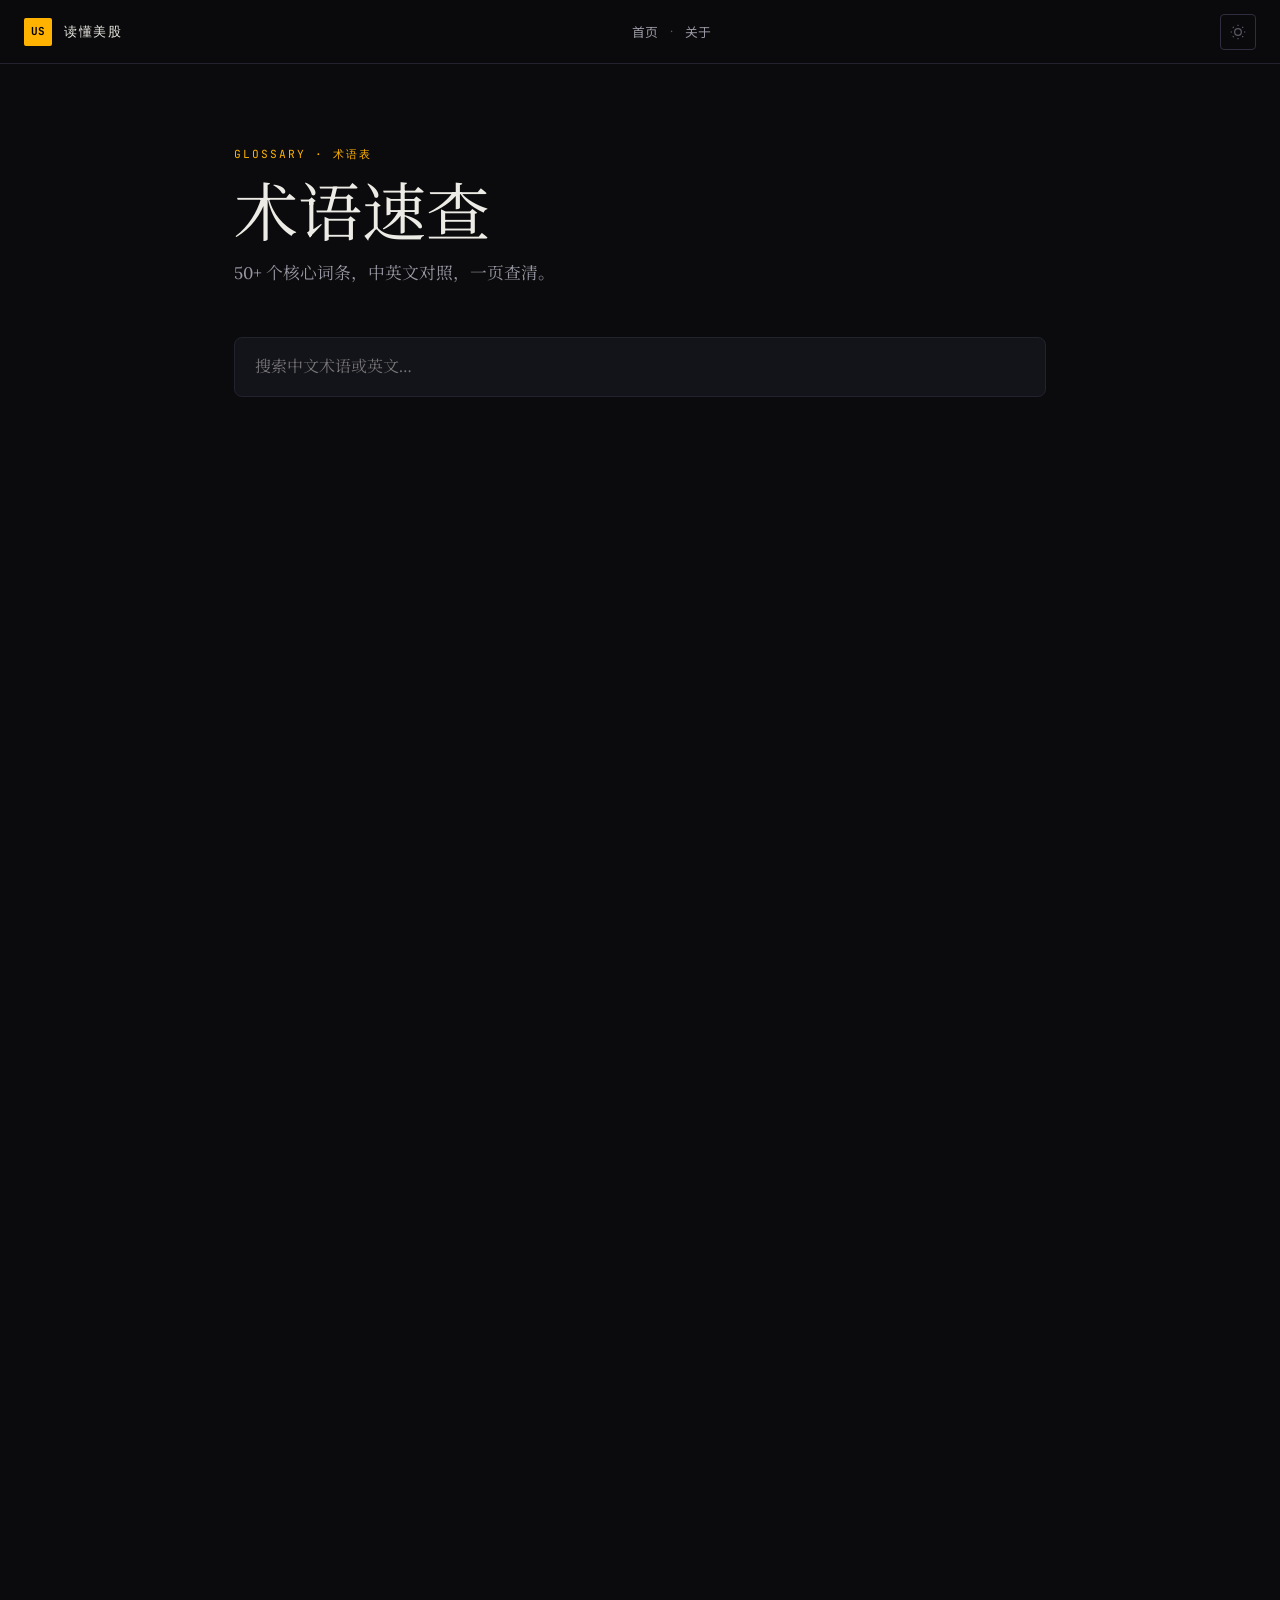
<file: glossary.html>
<!DOCTYPE html>
<html lang="zh-CN">
<head>
  <meta charset="UTF-8">
  <meta name="viewport" content="width=device-width, initial-scale=1.0">
  <meta name="description" content="美股术语速查表——50+ 个中英文对照词条，从股票、指数到期权希腊字母，一页查清楚。">
  <title>术语速查 · 读懂美股</title>  <meta property="og:title" content="术语速查 · 读懂美股">  <meta property="og:description" content="美股从入门到期权的完整中文教程，通俗易懂，含8个互动工具。">  <meta property="og:type" content="article">  <meta property="og:image" content="assets/images/ch01-hero.png">  <meta name="twitter:card" content="summary_large_image">  <link rel="icon" type="image/svg+xml" href="assets/images/favicon.svg">
  <link rel="preconnect" href="https://fonts.googleapis.com">
  <link rel="preconnect" href="https://fonts.gstatic.com" crossorigin>
  <link href="https://fonts.googleapis.com/css2?family=DM+Serif+Display:ital@0;1&family=Lora:ital,wght@0,400;0,600;0,700;1,400&family=JetBrains+Mono:wght@400;500&family=Noto+Serif+SC:wght@400;600&family=Noto+Sans+SC:wght@400;500&display=swap" rel="stylesheet">
  <script>(function(){var t=localStorage.getItem('usstock-theme')||'dark';document.documentElement.setAttribute('data-theme',t==='paper'?'paper':'');})();</script>
  <link rel="stylesheet" href="assets/css/reset.css">
  <link rel="stylesheet" href="assets/css/tokens.css">
  <link rel="stylesheet" href="assets/css/typography.css">
  <link rel="stylesheet" href="assets/css/layout.css">
  <link rel="stylesheet" href="assets/css/components.css">
  <link rel="stylesheet" href="assets/css/animations.css">
  <style>
    .glossary-page { max-width: 860px; margin: 0 auto; padding: 80px 24px 120px; }
    .glossary-page-title { font-family: var(--font-display); font-size: clamp(2.5rem,6vw,4rem); margin-bottom: 8px; }
    .glossary-page-sub { color: var(--ink-secondary); font-size: 1.05rem; margin-bottom: 48px; }
    .glossary-search { width: 100%; padding: 14px 20px; background: var(--bg-panel); border: 1px solid var(--rule); border-radius: 8px; color: var(--ink-primary); font-family: var(--font-serif); font-size: 1rem; margin-bottom: 40px; outline: none; }
    .glossary-search:focus { border-color: var(--amber); }
    .glossary-group { margin-bottom: 48px; }
    .glossary-group-title { font-family: var(--font-mono); font-size: 0.75rem; letter-spacing: 0.12em; text-transform: uppercase; color: var(--amber); margin-bottom: 16px; padding-bottom: 8px; border-bottom: 1px solid var(--rule); }
    .glossary-entry { display: grid; grid-template-columns: 1fr 1.2fr 2fr; gap: 16px; padding: 14px 0; border-bottom: 1px solid rgba(255,255,255,0.04); align-items: start; }
    .glossary-entry:last-child { border-bottom: none; }
    .ge-cn { font-family: var(--font-serif); font-weight: 600; font-size: 1rem; color: var(--ink-primary); }
    .ge-en { font-family: var(--font-mono); font-size: 0.8rem; color: var(--amber); padding-top: 2px; }
    .ge-def { font-size: 0.88rem; color: var(--ink-secondary); line-height: 1.6; }
    .glossary-entry.hidden { display: none; }
    .no-results { text-align: center; color: var(--ink-muted); padding: 60px 0; font-size: 0.95rem; }
    @media (max-width: 600px) {
      .glossary-entry { grid-template-columns: 1fr; gap: 4px; }
      .ge-en { font-size: 0.75rem; }
    }
  </style>
</head>
<body>

<header class="site-nav">
  <div class="nav-inner">
    <a href="index.html" class="nav-logo">
      <span class="nav-logo-mark">US</span>
      读懂美股
    </a>
    <nav class="nav-chapters">
      <a href="index.html">首页</a>
      <span class="nav-sep">·</span>
      <a href="about.html">关于</a>
    </nav>
    <button class="theme-toggle" aria-label="切换主题">◐</button>
  </div>
</header>

<main class="glossary-page">
  <div class="chapter-kicker">Glossary · 术语表</div>
  <h1 class="glossary-page-title">术语速查</h1>
  <p class="glossary-page-sub">50+ 个核心词条，中英文对照，一页查清。</p>

  <input class="glossary-search" type="search" placeholder="搜索中文术语或英文…" id="gl-search" autocomplete="off">

  <div id="glossary-content">
    <!-- Populated by JS -->
    <div class="no-results" id="gl-no-results" style="display:none">未找到匹配词条</div>
  </div>
</main>

<script src="assets/js/theme.js"></script>
<script src="assets/js/nav.js"></script>
<script>
(async function() {
  const resp = await fetch('assets/data/glossary.json');
  const terms = await resp.json();

  const GROUPS = [
    { label: '基础概念', keys: ['股票','市值','IPO','ETF','蓝筹股','成长股','价值股','分红','回购','做空','杠杆','流动性','波动率'] },
    { label: '指数与市场', keys: ['标普500','纳斯达克','道琼斯','做市商','联邦基金利率','国债收益率','通货膨胀','VIX'] },
    { label: '估值指标', keys: ['市盈率','市净率','市销率','EV/EBITDA'] },
    { label: '财务报表', keys: ['利润表','资产负债表','现金流量表','自由现金流','ROE','ROIC'] },
    { label: '技术分析', keys: ['K线','均线','MACD','成交量'] },
    { label: '期权基础', keys: ['期权','看涨期权','看跌期权','执行价','到期日','权利金','隐含波动率'] },
    { label: '期权希腊字母', keys: ['Delta','Gamma','Theta','Vega'] },
    { label: '期权策略', keys: ['备兑买权','价差','铁鹰','跨式'] },
    { label: '风险与心理', keys: ['止损','Kelly公式','损失厌恶','确认偏误','锚定效应'] },
  ];

  const termMap = {};
  terms.forEach(t => termMap[t.term] = t);

  const content = document.getElementById('glossary-content');
  const noResults = document.getElementById('gl-no-results');

  function buildGroups(filter) {
    content.querySelectorAll('.glossary-group').forEach(g => g.remove());
    let totalShown = 0;

    GROUPS.forEach(group => {
      const filtered = group.keys.map(k => termMap[k]).filter(Boolean).filter(t => {
        if (!filter) return true;
        const q = filter.toLowerCase();
        return t.term.includes(filter) || t.en.toLowerCase().includes(q) || t.def.includes(filter);
      });
      if (filtered.length === 0) return;
      totalShown += filtered.length;

      const section = document.createElement('div');
      section.className = 'glossary-group reveal';
      const title = document.createElement('div');
      title.className = 'glossary-group-title';
      title.textContent = group.label;
      section.appendChild(title);

      filtered.forEach(t => {
        const row = document.createElement('div');
        row.className = 'glossary-entry';
        row.innerHTML = `<div class="ge-cn">${t.term}</div><div class="ge-en">${t.en}</div><div class="ge-def">${t.def}</div>`;
        section.appendChild(row);
      });

      content.insertBefore(section, noResults);
    });

    // Show uncategorized
    const categorizedKeys = GROUPS.flatMap(g => g.keys);
    const uncategorized = terms.filter(t => !categorizedKeys.includes(t.term)).filter(t => {
      if (!filter) return true;
      const q = filter.toLowerCase();
      return t.term.includes(filter) || t.en.toLowerCase().includes(q) || t.def.includes(filter);
    });
    if (uncategorized.length > 0) {
      totalShown += uncategorized.length;
      const section = document.createElement('div');
      section.className = 'glossary-group reveal';
      section.innerHTML = '<div class="glossary-group-title">其他术语</div>';
      uncategorized.forEach(t => {
        const row = document.createElement('div');
        row.className = 'glossary-entry';
        row.innerHTML = `<div class="ge-cn">${t.term}</div><div class="ge-en">${t.en}</div><div class="ge-def">${t.def}</div>`;
        section.appendChild(row);
      });
      content.insertBefore(section, noResults);
    }

    noResults.style.display = totalShown === 0 ? 'block' : 'none';
  }

  buildGroups('');

  document.getElementById('gl-search').addEventListener('input', e => {
    buildGroups(e.target.value.trim());
  });
})();
</script>
</body>
</html>
</file>
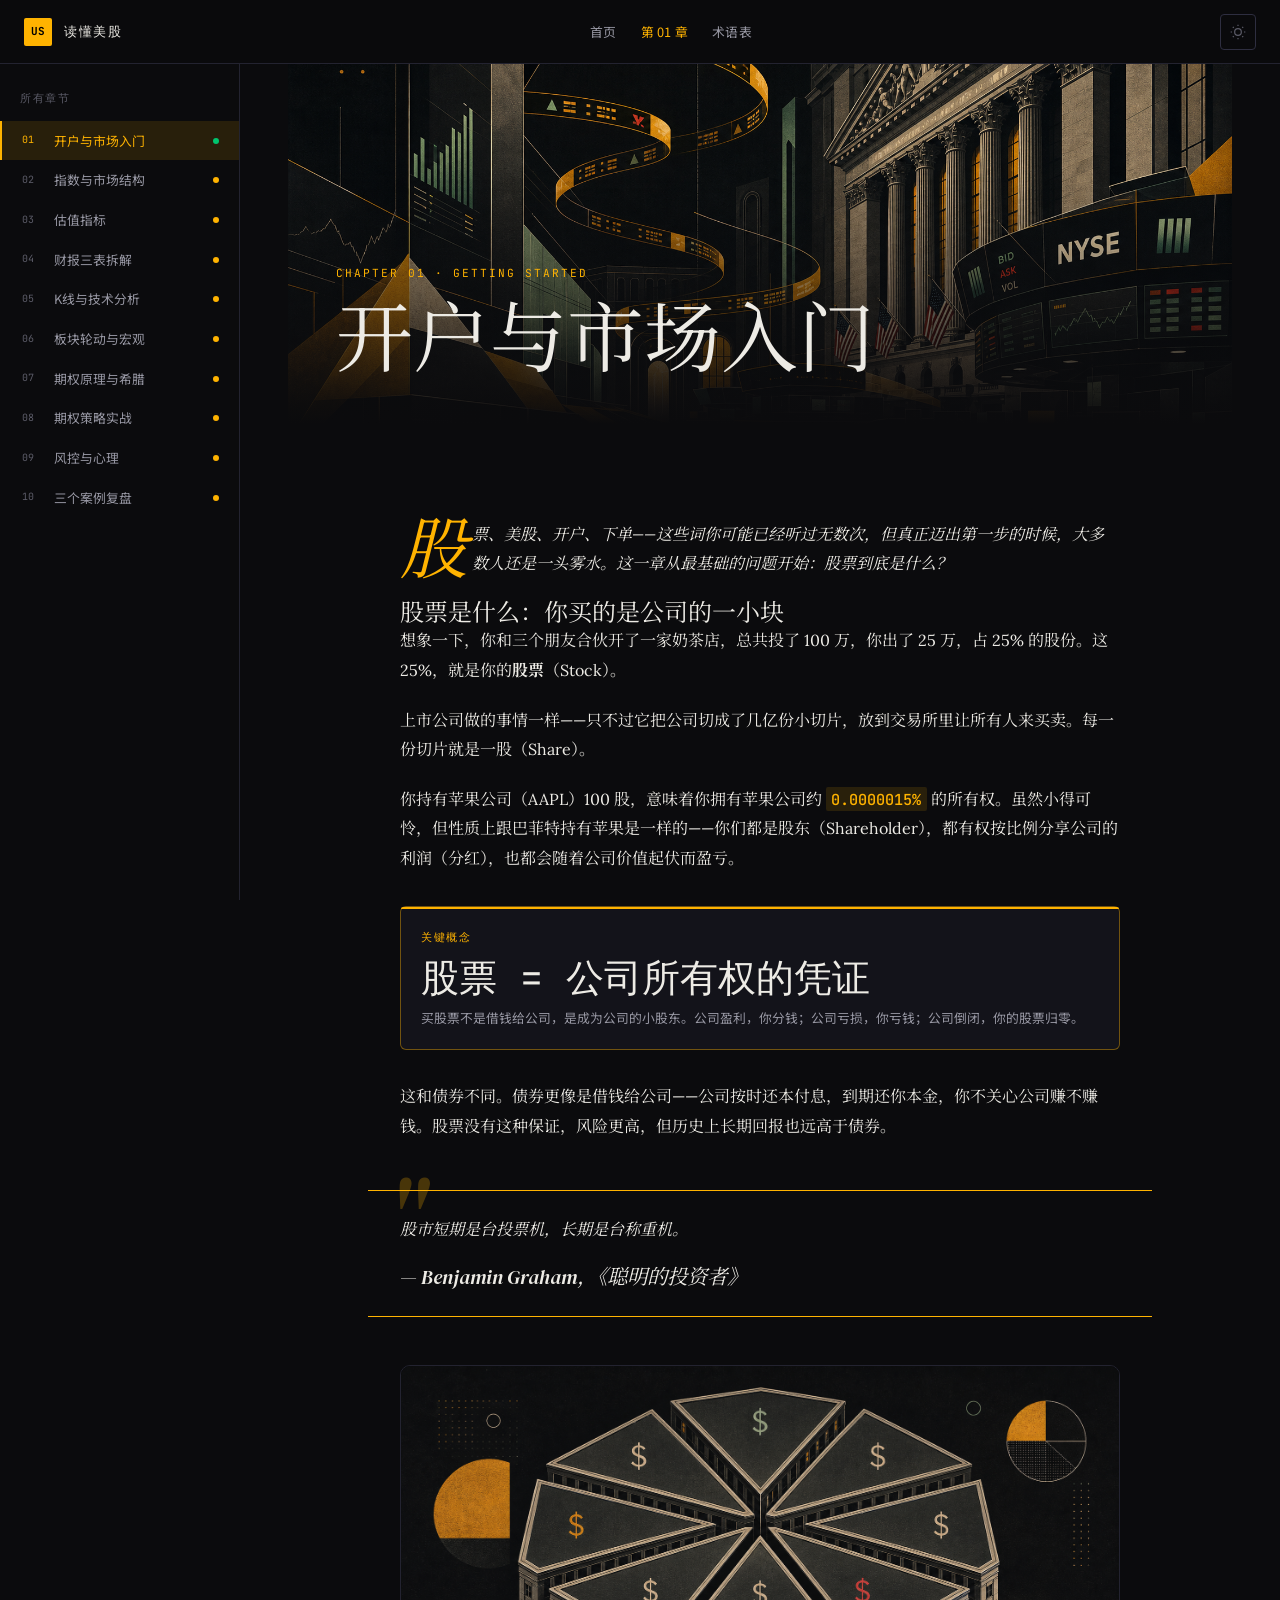
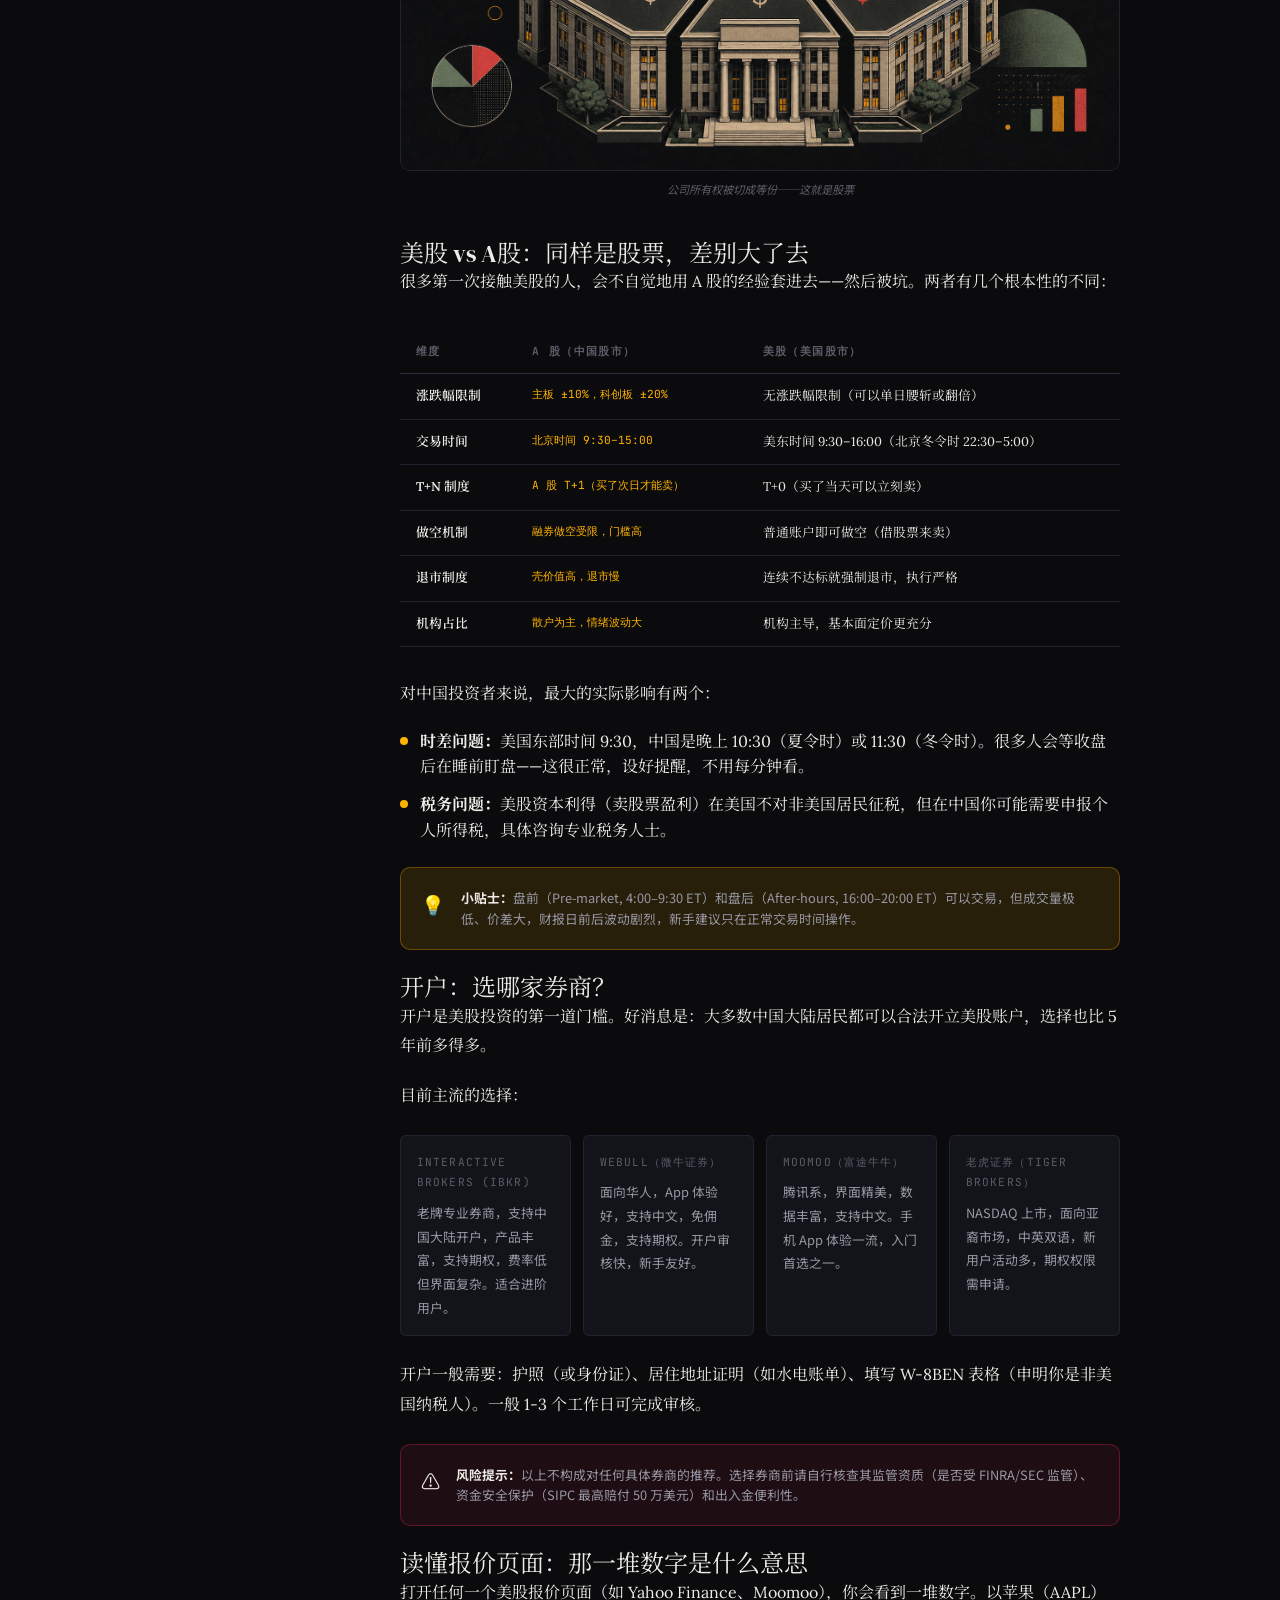
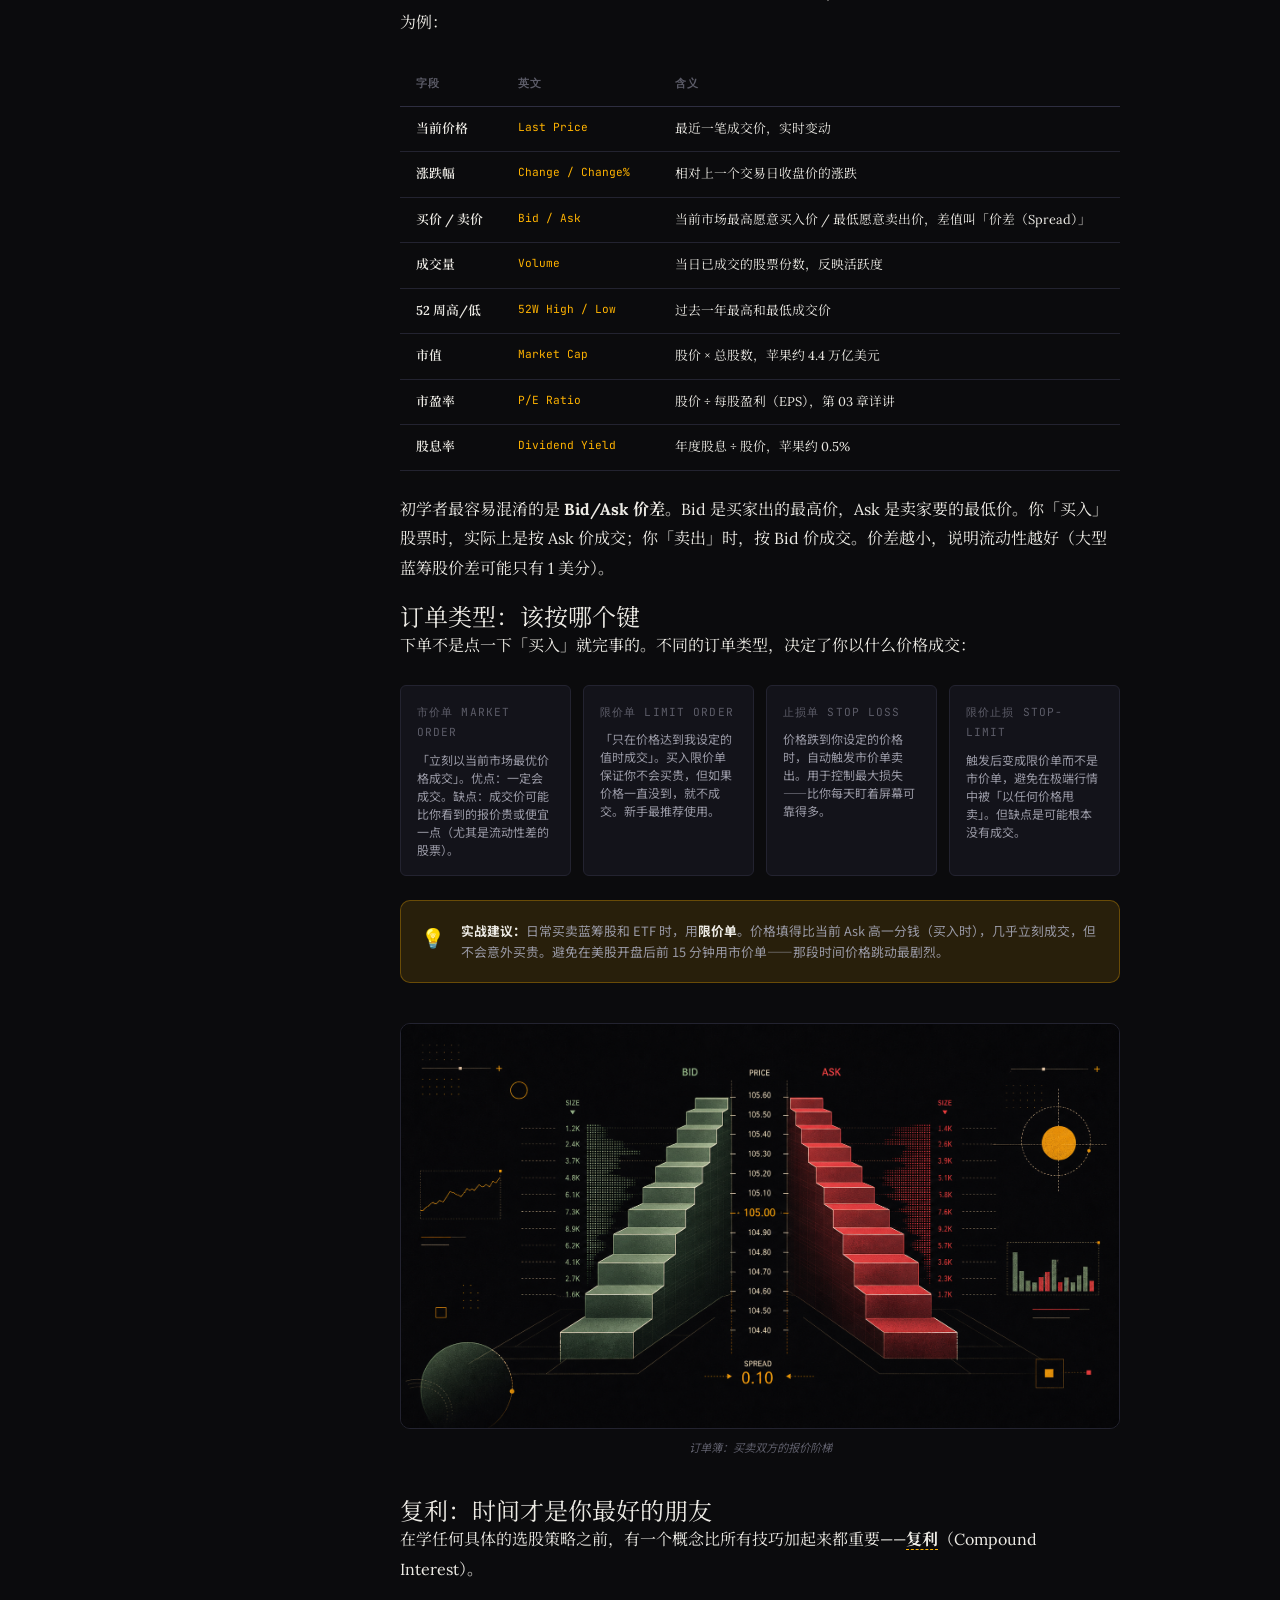
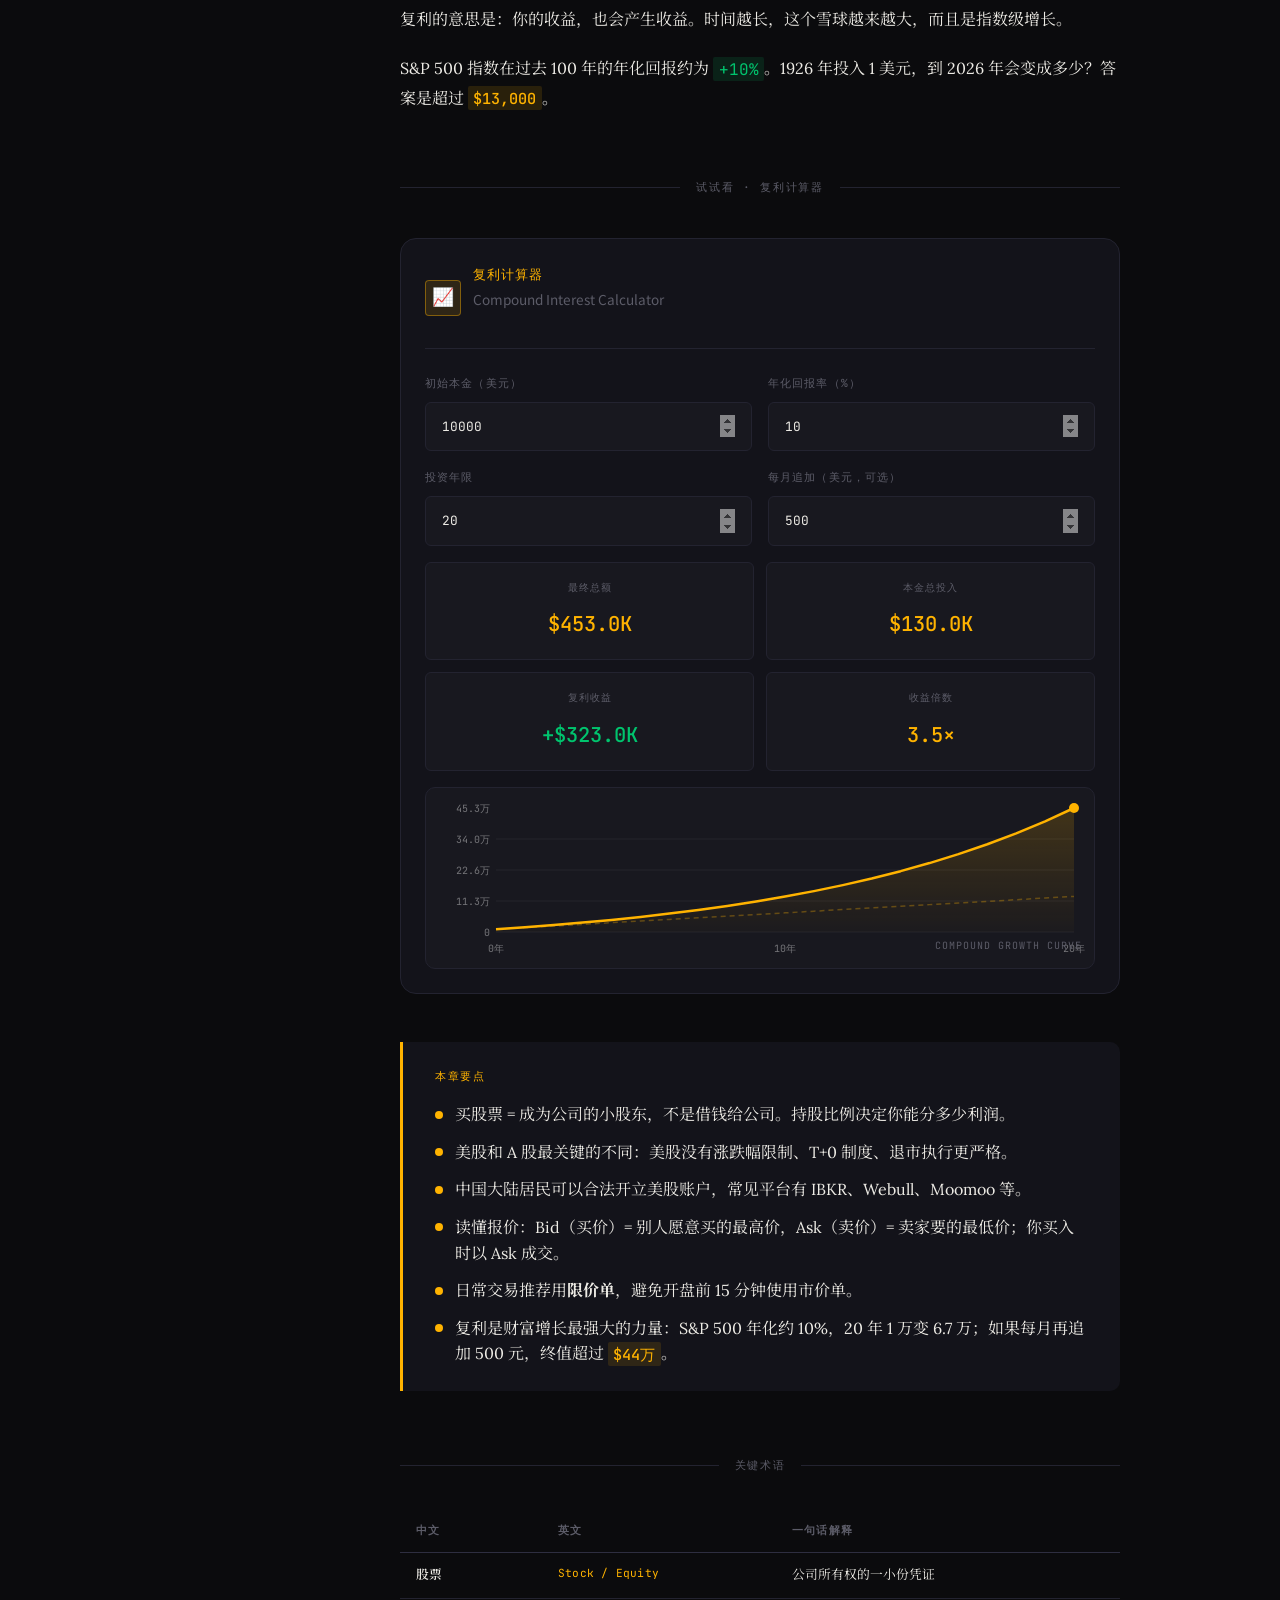
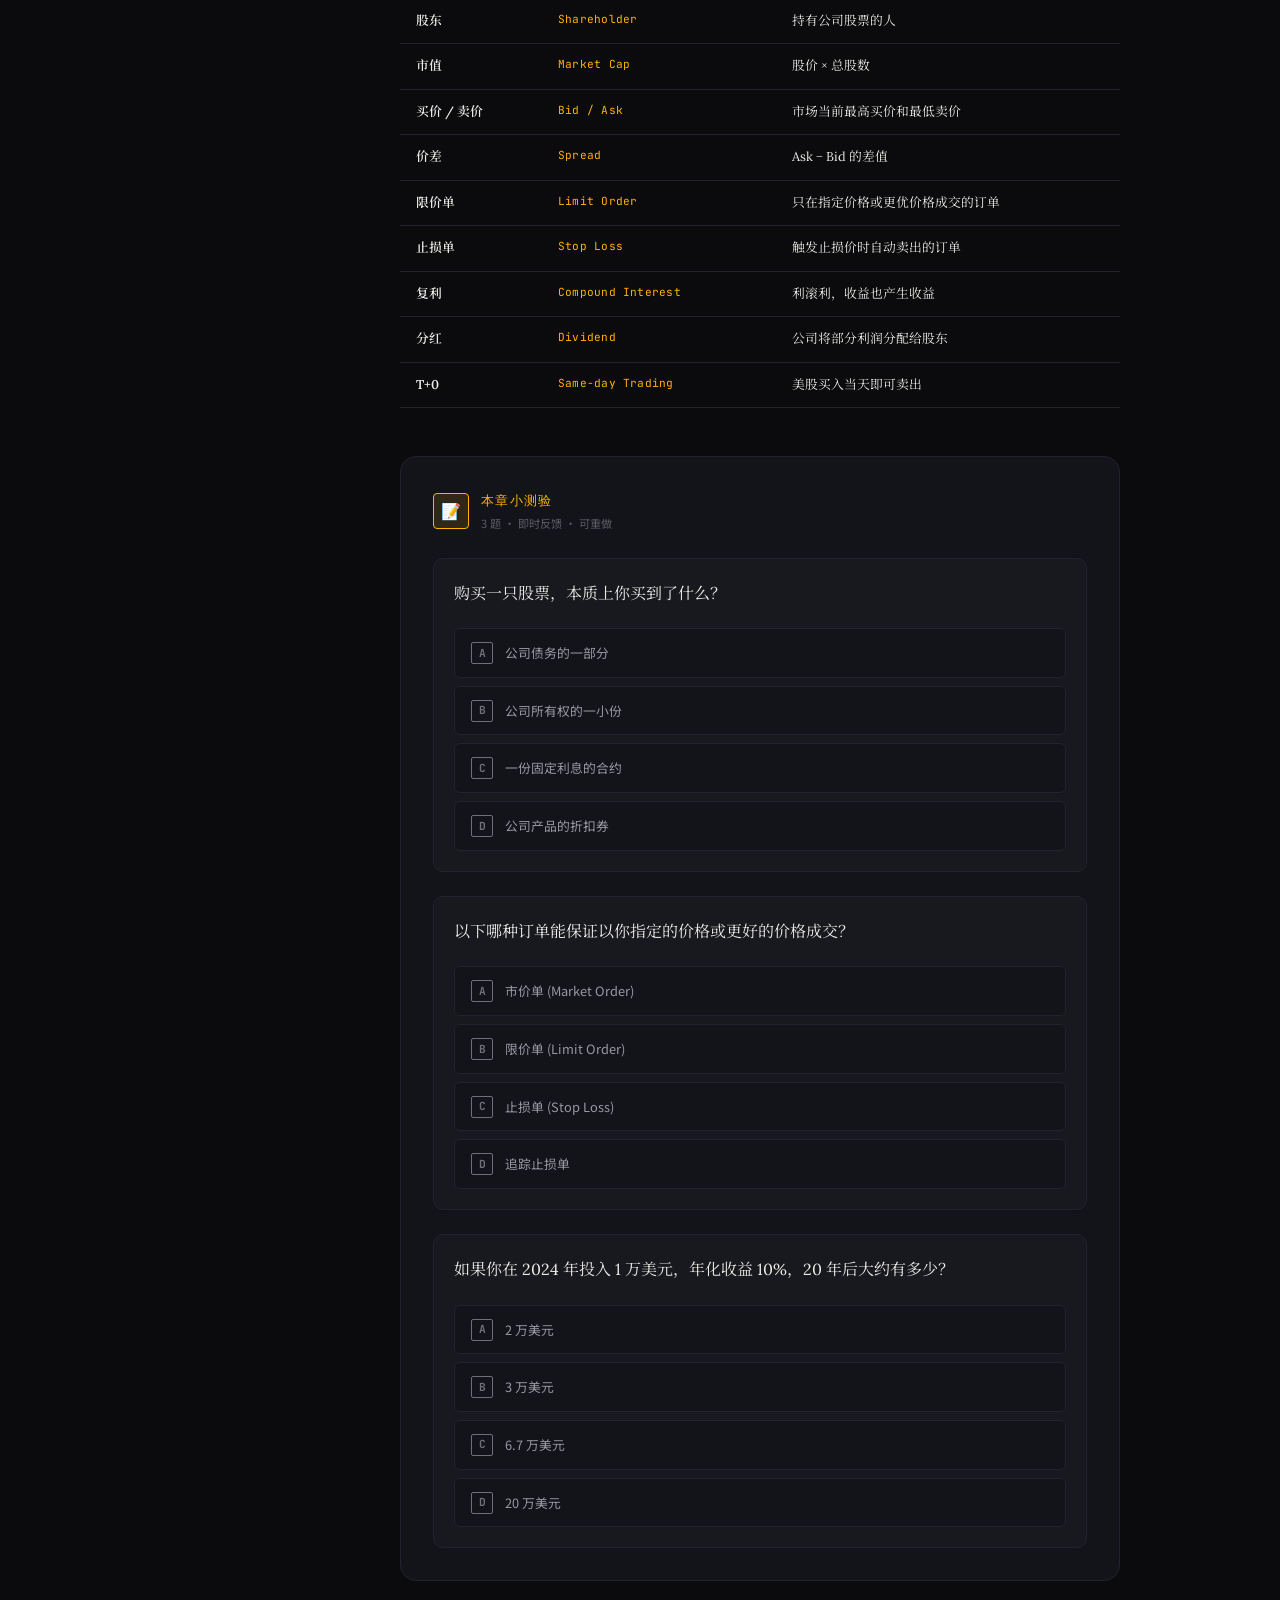
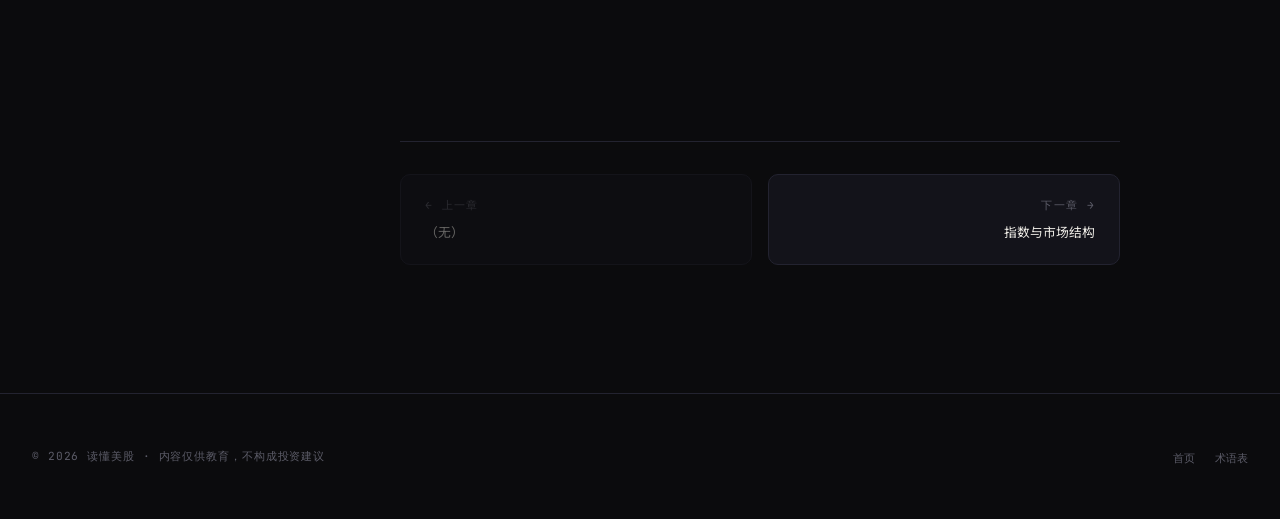
<file: chapters/01-getting-started.html>
<!DOCTYPE html>
<html lang="zh-CN">
<head>
  <meta charset="UTF-8">
  <meta name="viewport" content="width=device-width, initial-scale=1.0">
  <meta name="description" content="美股入门第一章：股票是什么、美股vs A股、如何开户、读懂报价、下单类型——用最通俗的语言讲清楚。">
  <meta name="base-url" content="../">
  <title>第 01 章：开户与市场入门 · 读懂美股</title>  <meta property="og:title" content="第 01 章：开户与市场入门 · 读懂美股">  <meta property="og:description" content="美股从入门到期权的完整中文教程，通俗易懂，含8个互动工具。">  <meta property="og:type" content="article">  <meta property="og:image" content="../assets/images/ch01-hero.png">  <meta name="twitter:card" content="summary_large_image">  <link rel="icon" type="image/svg+xml" href="../assets/images/favicon.svg">
  <link rel="preconnect" href="https://fonts.googleapis.com">
  <link rel="preconnect" href="https://fonts.gstatic.com" crossorigin>
  <link href="https://fonts.googleapis.com/css2?family=DM+Serif+Display:ital@0;1&family=Lora:ital,wght@0,400;0,600;0,700;1,400&family=JetBrains+Mono:wght@400;500&family=Noto+Serif+SC:wght@400;600&family=Noto+Sans+SC:wght@400;500&display=swap" rel="stylesheet">
  <script>(function(){var t=localStorage.getItem('usstock-theme')||'dark';document.documentElement.setAttribute('data-theme',t==='paper'?'paper':'');})();</script>
  <link rel="stylesheet" href="../assets/css/reset.css">
  <link rel="stylesheet" href="../assets/css/tokens.css">
  <link rel="stylesheet" href="../assets/css/typography.css">
  <link rel="stylesheet" href="../assets/css/layout.css">
  <link rel="stylesheet" href="../assets/css/components.css">
  <link rel="stylesheet" href="../assets/css/tools.css">
  <link rel="stylesheet" href="../assets/css/animations.css">
</head>
<body>

<div class="reading-progress"></div>

<!-- ── Nav ── -->
<header class="site-nav">
  <div class="nav-inner">
    <a href="../index.html" class="nav-logo">
      <span class="nav-logo-mark">US</span>
      读懂美股
    </a>
    <nav>
      <ul class="nav-links">
        <li><a href="../index.html">首页</a></li>
        <li><a href="01-getting-started.html" class="active">第 01 章</a></li>
        <li><a href="../glossary.html">术语表</a></li>
      </ul>
    </nav>
    <div class="nav-actions">
      <button class="mobile-menu-btn" aria-label="打开目录" aria-expanded="false">
        <svg viewBox="0 0 20 20" fill="none" stroke="currentColor" stroke-width="1.8" width="18" height="18"><line x1="3" y1="5" x2="17" y2="5"/><line x1="3" y1="10" x2="17" y2="10"/><line x1="3" y1="15" x2="17" y2="15"/></svg>
      </button>
      <button class="theme-toggle" aria-label="切换主题">
        <svg viewBox="0 0 24 24" fill="none" stroke="currentColor" stroke-width="1.8" width="16" height="16"><circle cx="12" cy="12" r="5"/><line x1="12" y1="1" x2="12" y2="3"/><line x1="12" y1="21" x2="12" y2="23"/><line x1="4.22" y1="4.22" x2="5.64" y2="5.64"/><line x1="18.36" y1="18.36" x2="19.78" y2="19.78"/><line x1="1" y1="12" x2="3" y2="12"/><line x1="21" y1="12" x2="23" y2="12"/><line x1="4.22" y1="19.78" x2="5.64" y2="18.36"/><line x1="18.36" y1="5.64" x2="19.78" y2="4.22"/></svg>
      </button>
    </div>
  </div>
</header>

<!-- ── Chapter Layout ── -->
<div class="chapter-layout">

  <!-- Sidebar -->
  <aside class="chapter-sidebar">
    <p class="sidebar-nav-label">所有章节</p>
    <ul class="sidebar-chapter-list">
      <li><a href="01-getting-started.html" class="active"><span class="sidebar-chapter-num">01</span>开户与市场入门<span class="sidebar-progress-dot"></span></a></li>
      <li><a href="02-market-structure.html"><span class="sidebar-chapter-num">02</span>指数与市场结构<span class="sidebar-progress-dot"></span></a></li>
      <li><a href="03-valuation.html"><span class="sidebar-chapter-num">03</span>估值指标<span class="sidebar-progress-dot"></span></a></li>
      <li><a href="04-financials.html"><span class="sidebar-chapter-num">04</span>财报三表拆解<span class="sidebar-progress-dot"></span></a></li>
      <li><a href="05-technical.html"><span class="sidebar-chapter-num">05</span>K线与技术分析<span class="sidebar-progress-dot"></span></a></li>
      <li><a href="06-sectors-macro.html"><span class="sidebar-chapter-num">06</span>板块轮动与宏观<span class="sidebar-progress-dot"></span></a></li>
      <li><a href="07-options-basics.html"><span class="sidebar-chapter-num">07</span>期权原理与希腊<span class="sidebar-progress-dot"></span></a></li>
      <li><a href="08-options-strategies.html"><span class="sidebar-chapter-num">08</span>期权策略实战<span class="sidebar-progress-dot"></span></a></li>
      <li><a href="09-risk-psychology.html"><span class="sidebar-chapter-num">09</span>风控与心理<span class="sidebar-progress-dot"></span></a></li>
      <li><a href="10-case-studies.html"><span class="sidebar-chapter-num">10</span>三个案例复盘<span class="sidebar-progress-dot"></span></a></li>
    </ul>
  </aside>

  <!-- Main Content -->
  <main class="chapter-content">

    <!-- Hero -->
    <div class="chapter-hero">
      <img src="../assets/images/ch01-hero.png" alt="" loading="eager" class="ken-burns" onerror="this.style.display='none'">
      <div class="chapter-hero-placeholder">
        <div class="chapter-hero-overlay">
          <span class="chapter-kicker">Chapter 01 · Getting Started</span>
          <h1 class="hero-title">开户与市场入门</h1>
        </div>
      </div>
    </div>

    <article class="prose">

      <!-- Lead -->
      <p class="lead">股票、美股、开户、下单——这些词你可能已经听过无数次，但真正迈出第一步的时候，大多数人还是一头雾水。这一章从最基础的问题开始：<em>股票到底是什么？</em></p>

      <!-- ── Section 1 ── -->
      <h2 id="s1">股票是什么：你买的是公司的一小块</h2>

      <p>想象一下，你和三个朋友合伙开了一家奶茶店，总共投了 100 万，你出了 25 万，占 25% 的股份。这 25%，就是你的<strong>股票</strong>（Stock）。</p>

      <p>上市公司做的事情一样——只不过它把公司切成了几亿份小切片，放到交易所里让所有人来买卖。每一份切片就是一股（Share）。</p>

      <p>你持有苹果公司（AAPL）100 股，意味着你拥有苹果公司约 <span class="data-num">0.0000015%</span> 的所有权。虽然小得可怜，但性质上跟巴菲特持有苹果是一样的——你们都是股东（Shareholder），都有权按比例分享公司的利润（分红），也都会随着公司价值起伏而盈亏。</p>

      <div class="data-card">
        <div class="data-card-label">关键概念</div>
        <div class="data-card-value">股票 = 公司所有权的凭证</div>
        <div class="data-card-sub">买股票不是借钱给公司，是成为公司的小股东。公司盈利，你分钱；公司亏损，你亏钱；公司倒闭，你的股票归零。</div>
      </div>

      <p>这和债券不同。债券更像是借钱给公司——公司按时还本付息，到期还你本金，你不关心公司赚不赚钱。股票没有这种保证，风险更高，但历史上长期回报也远高于债券。</p>

      <div class="pull-quote">
        <p>股市短期是台投票机，长期是台称重机。</p>
        <cite>— Benjamin Graham，《聪明的投资者》</cite>
      </div>

      <!-- ── Section 2 ── -->
      <figure class="chapter-figure reveal">
        <img src="../assets/images/ch01-inline-1.png" alt="公司所有权被切成等份——这就是股票" loading="lazy" onerror="this.style.display='none'">
        <figcaption>公司所有权被切成等份——这就是股票</figcaption>
      </figure>

      <h2 id="s2">美股 vs A股：同样是股票，差别大了去</h2>

      <p>很多第一次接触美股的人，会不自觉地用 A 股的经验套进去——然后被坑。两者有几个根本性的不同：</p>

      <table class="glossary-table" style="margin: var(--sp-8) 0;">
        <thead>
          <tr><th>维度</th><th>A 股（中国股市）</th><th>美股（美国股市）</th></tr>
        </thead>
        <tbody>
          <tr><td>涨跌幅限制</td><td>主板 ±10%，科创板 ±20%</td><td>无涨跌幅限制（可以单日腰斩或翻倍）</td></tr>
          <tr><td>交易时间</td><td>北京时间 9:30–15:00</td><td>美东时间 9:30–16:00（北京冬令时 22:30–5:00）</td></tr>
          <tr><td>T+N 制度</td><td>A 股 T+1（买了次日才能卖）</td><td>T+0（买了当天可以立刻卖）</td></tr>
          <tr><td>做空机制</td><td>融券做空受限，门槛高</td><td>普通账户即可做空（借股票来卖）</td></tr>
          <tr><td>退市制度</td><td>壳价值高，退市慢</td><td>连续不达标就强制退市，执行严格</td></tr>
          <tr><td>机构占比</td><td>散户为主，情绪波动大</td><td>机构主导，基本面定价更充分</td></tr>
        </tbody>
      </table>

      <p>对中国投资者来说，最大的实际影响有两个：</p>

      <ul class="key-points">
        <li><strong>时差问题：</strong>美国东部时间 9:30，中国是晚上 10:30（夏令时）或 11:30（冬令时）。很多人会等收盘后在睡前盯盘——这很正常，设好提醒，不用每分钟看。</li>
        <li><strong>税务问题：</strong>美股资本利得（卖股票盈利）在美国不对非美国居民征税，但在中国你可能需要申报个人所得税，具体咨询专业税务人士。</li>
      </ul>

      <div class="callout callout-tip">
        <span class="callout-icon">💡</span>
        <div class="callout-body"><strong>小贴士：</strong>盘前（Pre-market, 4:00–9:30 ET）和盘后（After-hours, 16:00–20:00 ET）可以交易，但成交量极低、价差大，财报日前后波动剧烈，新手建议只在正常交易时间操作。</div>
      </div>

      <!-- ── Section 3 ── -->
      <h2 id="s3">开户：选哪家券商？</h2>

      <p>开户是美股投资的第一道门槛。好消息是：大多数中国大陆居民都可以合法开立美股账户，选择也比 5 年前多得多。</p>

      <p>目前主流的选择：</p>

      <div class="stat-grid">
        <div class="stat-item">
          <div class="stat-label">Interactive Brokers (IBKR)</div>
          <div class="stat-value" style="font-size: var(--ts-sm); font-family: var(--font-sans); color: var(--ink-secondary);">老牌专业券商，支持中国大陆开户，产品丰富，支持期权，费率低但界面复杂。适合进阶用户。</div>
        </div>
        <div class="stat-item">
          <div class="stat-label">Webull（微牛证券）</div>
          <div class="stat-value" style="font-size: var(--ts-sm); font-family: var(--font-sans); color: var(--ink-secondary);">面向华人，App 体验好，支持中文，免佣金，支持期权。开户审核快，新手友好。</div>
        </div>
        <div class="stat-item">
          <div class="stat-label">Moomoo（富途牛牛）</div>
          <div class="stat-value" style="font-size: var(--ts-sm); font-family: var(--font-sans); color: var(--ink-secondary);">腾讯系，界面精美，数据丰富，支持中文。手机 App 体验一流，入门首选之一。</div>
        </div>
        <div class="stat-item">
          <div class="stat-label">老虎证券（Tiger Brokers）</div>
          <div class="stat-value" style="font-size: var(--ts-sm); font-family: var(--font-sans); color: var(--ink-secondary);">NASDAQ 上市，面向亚裔市场，中英双语，新用户活动多，期权权限需申请。</div>
        </div>
      </div>

      <p>开户一般需要：护照（或身份证）、居住地址证明（如水电账单）、填写 W-8BEN 表格（申明你是非美国纳税人）。一般 1-3 个工作日可完成审核。</p>

      <div class="callout callout-warning">
        <span class="callout-icon">⚠️</span>
        <div class="callout-body"><strong>风险提示：</strong>以上不构成对任何具体券商的推荐。选择券商前请自行核查其监管资质（是否受 FINRA/SEC 监管）、资金安全保护（SIPC 最高赔付 50 万美元）和出入金便利性。</div>
      </div>

      <!-- ── Section 4 ── -->
      <h2 id="s4">读懂报价页面：那一堆数字是什么意思</h2>

      <p>打开任何一个美股报价页面（如 Yahoo Finance、Moomoo），你会看到一堆数字。以苹果（AAPL）为例：</p>

      <table class="glossary-table">
        <thead>
          <tr><th>字段</th><th>英文</th><th>含义</th></tr>
        </thead>
        <tbody>
          <tr><td>当前价格</td><td>Last Price</td><td>最近一笔成交价，实时变动</td></tr>
          <tr><td>涨跌幅</td><td>Change / Change%</td><td>相对上一个交易日收盘价的涨跌</td></tr>
          <tr><td>买价 / 卖价</td><td>Bid / Ask</td><td>当前市场最高愿意买入价 / 最低愿意卖出价，差值叫「价差（Spread）」</td></tr>
          <tr><td>成交量</td><td>Volume</td><td>当日已成交的股票份数，反映活跃度</td></tr>
          <tr><td>52 周高/低</td><td>52W High / Low</td><td>过去一年最高和最低成交价</td></tr>
          <tr><td>市值</td><td>Market Cap</td><td>股价 × 总股数，苹果约 4.4 万亿美元</td></tr>
          <tr><td>市盈率</td><td>P/E Ratio</td><td>股价 ÷ 每股盈利（EPS），第 03 章详讲</td></tr>
          <tr><td>股息率</td><td>Dividend Yield</td><td>年度股息 ÷ 股价，苹果约 0.5%</td></tr>
        </tbody>
      </table>

      <p>初学者最容易混淆的是 <strong>Bid/Ask 价差</strong>。Bid 是买家出的最高价，Ask 是卖家要的最低价。你「买入」股票时，实际上是按 Ask 价成交；你「卖出」时，按 Bid 价成交。价差越小，说明流动性越好（大型蓝筹股价差可能只有 1 美分）。</p>

      <!-- ── Section 5 ── -->
      <h2 id="s5">订单类型：该按哪个键</h2>

      <p>下单不是点一下「买入」就完事的。不同的订单类型，决定了你以什么价格成交：</p>

      <div class="stat-grid">
        <div class="stat-item">
          <div class="stat-label">市价单 Market Order</div>
          <div class="stat-value" style="font-size: 0.75rem; font-family: var(--font-sans); color: var(--ink-secondary); line-height: 1.5;">「立刻以当前市场最优价格成交」。优点：一定会成交。缺点：成交价可能比你看到的报价贵或便宜一点（尤其是流动性差的股票）。</div>
        </div>
        <div class="stat-item">
          <div class="stat-label">限价单 Limit Order</div>
          <div class="stat-value" style="font-size: 0.75rem; font-family: var(--font-sans); color: var(--ink-secondary); line-height: 1.5;">「只在价格达到我设定的值时成交」。买入限价单保证你不会买贵，但如果价格一直没到，就不成交。新手最推荐使用。</div>
        </div>
        <div class="stat-item">
          <div class="stat-label">止损单 Stop Loss</div>
          <div class="stat-value" style="font-size: 0.75rem; font-family: var(--font-sans); color: var(--ink-secondary); line-height: 1.5;">价格跌到你设定的价格时，自动触发市价单卖出。用于控制最大损失——比你每天盯着屏幕可靠得多。</div>
        </div>
        <div class="stat-item">
          <div class="stat-label">限价止损 Stop-Limit</div>
          <div class="stat-value" style="font-size: 0.75rem; font-family: var(--font-sans); color: var(--ink-secondary); line-height: 1.5;">触发后变成限价单而不是市价单，避免在极端行情中被「以任何价格甩卖」。但缺点是可能根本没有成交。</div>
        </div>
      </div>

      <div class="callout callout-tip">
        <span class="callout-icon">💡</span>
        <div class="callout-body"><strong>实战建议：</strong>日常买卖蓝筹股和 ETF 时，用<strong>限价单</strong>。价格填得比当前 Ask 高一分钱（买入时），几乎立刻成交，但不会意外买贵。避免在美股开盘后前 15 分钟用市价单——那段时间价格跳动最剧烈。</div>
      </div>

      <!-- ── Section 6 ── -->
      <figure class="chapter-figure reveal">
        <img src="../assets/images/ch01-inline-2.png" alt="订单簿：买卖双方的报价阶梯" loading="lazy" onerror="this.style.display='none'">
        <figcaption>订单簿：买卖双方的报价阶梯</figcaption>
      </figure>

      <h2 id="s6">复利：时间才是你最好的朋友</h2>

      <p>在学任何具体的选股策略之前，有一个概念比所有技巧加起来都重要——<strong data-term="复利">复利</strong>（Compound Interest）。</p>

      <p>复利的意思是：你的收益，也会产生收益。时间越长，这个雪球越来越大，而且是指数级增长。</p>

      <p>S&P 500 指数在过去 100 年的年化回报约为 <span class="data-up">+10%</span>。1926 年投入 1 美元，到 2026 年会变成多少？答案是超过 <span class="data-num">$13,000</span>。</p>

      <div class="section-rule"><span>试试看 · 复利计算器</span></div>

      <!-- ── Tool: Compound Calculator ── -->
      <div class="tool-container" id="compound-calc">
        <div class="tool-header">
          <div class="tool-title-group">
            <div class="tool-icon">📈</div>
            <div>
              <div class="tool-name">复利计算器</div>
              <div class="tool-desc">Compound Interest Calculator</div>
            </div>
          </div>
        </div>

        <div class="tool-form">
          <div class="tool-form-row">
            <div class="tool-field">
              <label class="tool-label" for="cc-principal">初始本金（美元）</label>
              <input type="number" class="tool-input" id="cc-principal" value="10000" min="1" step="100">
            </div>
            <div class="tool-field">
              <label class="tool-label" for="cc-rate">年化回报率（%）</label>
              <input type="number" class="tool-input" id="cc-rate" value="10" min="0.1" max="50" step="0.1">
            </div>
          </div>
          <div class="tool-form-row">
            <div class="tool-field">
              <label class="tool-label" for="cc-years">投资年限</label>
              <input type="number" class="tool-input" id="cc-years" value="20" min="1" max="50">
            </div>
            <div class="tool-field">
              <label class="tool-label" for="cc-monthly">每月追加（美元，可选）</label>
              <input type="number" class="tool-input" id="cc-monthly" value="500" min="0" step="50">
            </div>
          </div>
        </div>

        <div class="tool-result" id="cc-result">
          <div class="tool-result-item">
            <div class="result-label">最终总额</div>
            <div class="result-value" id="cc-total">$67,275</div>
          </div>
          <div class="tool-result-item">
            <div class="result-label">本金总投入</div>
            <div class="result-value" id="cc-invested">$10,000</div>
          </div>
          <div class="tool-result-item">
            <div class="result-label">复利收益</div>
            <div class="result-value positive" id="cc-gain">$57,275</div>
          </div>
          <div class="tool-result-item">
            <div class="result-label">收益倍数</div>
            <div class="result-value" id="cc-multiple">6.7×</div>
          </div>
        </div>

        <div class="tool-canvas-wrap" style="margin-top: var(--sp-4);">
          <canvas class="tool-canvas" id="cc-chart" width="800" height="280"></canvas>
          <div class="tool-canvas-label">COMPOUND GROWTH CURVE</div>
        </div>
      </div>

      <!-- ── Key Takeaways ── -->
      <div class="section-key-points">
        <div class="key-points-header">本章要点</div>
        <ul class="key-points">
          <li>买股票 = 成为公司的小股东，不是借钱给公司。持股比例决定你能分多少利润。</li>
          <li>美股和 A 股最关键的不同：美股没有涨跌幅限制、T+0 制度、退市执行更严格。</li>
          <li>中国大陆居民可以合法开立美股账户，常见平台有 IBKR、Webull、Moomoo 等。</li>
          <li>读懂报价：Bid（买价）= 别人愿意买的最高价，Ask（卖价）= 卖家要的最低价；你买入时以 Ask 成交。</li>
          <li>日常交易推荐用<strong>限价单</strong>，避免开盘前 15 分钟使用市价单。</li>
          <li>复利是财富增长最强大的力量：S&P 500 年化约 10%，20 年 1 万变 6.7 万；如果每月再追加 500 元，终值超过 <span class="data-num">$44万</span>。</li>
        </ul>
      </div>

      <!-- ── Glossary ── -->
      <div class="section-rule"><span>关键术语</span></div>

      <table class="glossary-table">
        <thead><tr><th>中文</th><th>英文</th><th>一句话解释</th></tr></thead>
        <tbody>
          <tr><td>股票</td><td class="en-term">Stock / Equity</td><td>公司所有权的一小份凭证</td></tr>
          <tr><td>股东</td><td class="en-term">Shareholder</td><td>持有公司股票的人</td></tr>
          <tr><td>市值</td><td class="en-term">Market Cap</td><td>股价 × 总股数</td></tr>
          <tr><td>买价 / 卖价</td><td class="en-term">Bid / Ask</td><td>市场当前最高买价和最低卖价</td></tr>
          <tr><td>价差</td><td class="en-term">Spread</td><td>Ask − Bid 的差值</td></tr>
          <tr><td>限价单</td><td class="en-term">Limit Order</td><td>只在指定价格或更优价格成交的订单</td></tr>
          <tr><td>止损单</td><td class="en-term">Stop Loss</td><td>触发止损价时自动卖出的订单</td></tr>
          <tr><td>复利</td><td class="en-term">Compound Interest</td><td>利滚利，收益也产生收益</td></tr>
          <tr><td>分红</td><td class="en-term">Dividend</td><td>公司将部分利润分配给股东</td></tr>
          <tr><td>T+0</td><td class="en-term">Same-day Trading</td><td>美股买入当天即可卖出</td></tr>
        </tbody>
      </table>

      <!-- ── Quiz ── -->
      <div class="quiz-section" data-chapter="01">
        <div class="quiz-header">
          <div class="quiz-icon">📝</div>
          <div>
            <div class="quiz-title">本章小测验</div>
            <div class="quiz-subtitle">3 题 · 即时反馈 · 可重做</div>
          </div>
        </div>

        <div class="quiz-questions">
          <div class="quiz-question" data-correct="1" data-explain="股票代表公司所有权，持股即成为股东，享有分红权和投票权，而非债权。">
            <p class="quiz-q-text">购买一只股票，本质上你买到了什么？</p>
            <div class="quiz-options">
              <div class="quiz-option"><span class="quiz-option-letter">A</span>公司债务的一部分</div>
              <div class="quiz-option"><span class="quiz-option-letter">B</span>公司所有权的一小份</div>
              <div class="quiz-option"><span class="quiz-option-letter">C</span>一份固定利息的合约</div>
              <div class="quiz-option"><span class="quiz-option-letter">D</span>公司产品的折扣券</div>
            </div>
            <div class="quiz-result"></div>
          </div>

          <div class="quiz-question" data-correct="1" data-explain="限价单设定最高买入价或最低卖出价，只在满足条件时成交，但不保证一定能成交。">
            <p class="quiz-q-text">以下哪种订单能保证以你指定的价格或更好的价格成交？</p>
            <div class="quiz-options">
              <div class="quiz-option"><span class="quiz-option-letter">A</span>市价单 (Market Order)</div>
              <div class="quiz-option"><span class="quiz-option-letter">B</span>限价单 (Limit Order)</div>
              <div class="quiz-option"><span class="quiz-option-letter">C</span>止损单 (Stop Loss)</div>
              <div class="quiz-option"><span class="quiz-option-letter">D</span>追踪止损单</div>
            </div>
            <div class="quiz-result"></div>
          </div>

          <div class="quiz-question" data-correct="2" data-explain="复利公式：10000 × 1.1^20 ≈ 67,275 美元。这就是爱因斯坦称之为「第八大奇迹」的复利效应。">
            <p class="quiz-q-text">如果你在 2024 年投入 1 万美元，年化收益 10%，20 年后大约有多少？</p>
            <div class="quiz-options">
              <div class="quiz-option"><span class="quiz-option-letter">A</span>2 万美元</div>
              <div class="quiz-option"><span class="quiz-option-letter">B</span>3 万美元</div>
              <div class="quiz-option"><span class="quiz-option-letter">C</span>6.7 万美元</div>
              <div class="quiz-option"><span class="quiz-option-letter">D</span>20 万美元</div>
            </div>
            <div class="quiz-result"></div>
          </div>
        </div>

        <div class="quiz-score"></div>
      </div>

    </article>

    <!-- Chapter Navigation -->
    <nav class="chapter-nav-footer">
      <div class="chapter-nav-btn prev" style="opacity:0.4; pointer-events:none;">
        <span class="chapter-nav-label">← 上一章</span>
        <span class="chapter-nav-title">（无）</span>
      </div>
      <a href="02-market-structure.html" class="chapter-nav-btn next" style="text-decoration:none;">
        <span class="chapter-nav-label">下一章 →</span>
        <span class="chapter-nav-title">指数与市场结构</span>
      </a>
    </nav>

  </main>

  <!-- Right TOC -->
  <aside class="chapter-toc">
    <p class="toc-label">本章目录</p>
    <ul class="toc-list">
      <li><a href="#s1">股票是什么</a></li>
      <li><a href="#s2">美股 vs A 股</a></li>
      <li><a href="#s3">选哪家券商</a></li>
      <li><a href="#s4">读懂报价页面</a></li>
      <li><a href="#s5">订单类型</a></li>
      <li><a href="#s6">复利的力量</a></li>
    </ul>
  </aside>

</div><!-- .chapter-layout -->

<footer class="site-footer">
  <span class="footer-copy">© 2026 读懂美股 · 内容仅供教育，不构成投资建议</span>
  <ul class="footer-links">
    <li><a href="../index.html">首页</a></li>
    <li><a href="../glossary.html">术语表</a></li>
  </ul>
</footer>

<script src="../assets/js/theme.js"></script>
<script src="../assets/js/nav.js"></script>
<script src="../assets/js/quiz.js"></script>
<script src="../assets/js/progress.js"></script>
<script src="../assets/js/tooltip.js"></script>
<script src="../assets/js/tools/compound-calc.js"></script>
</body>
</html>
</file>
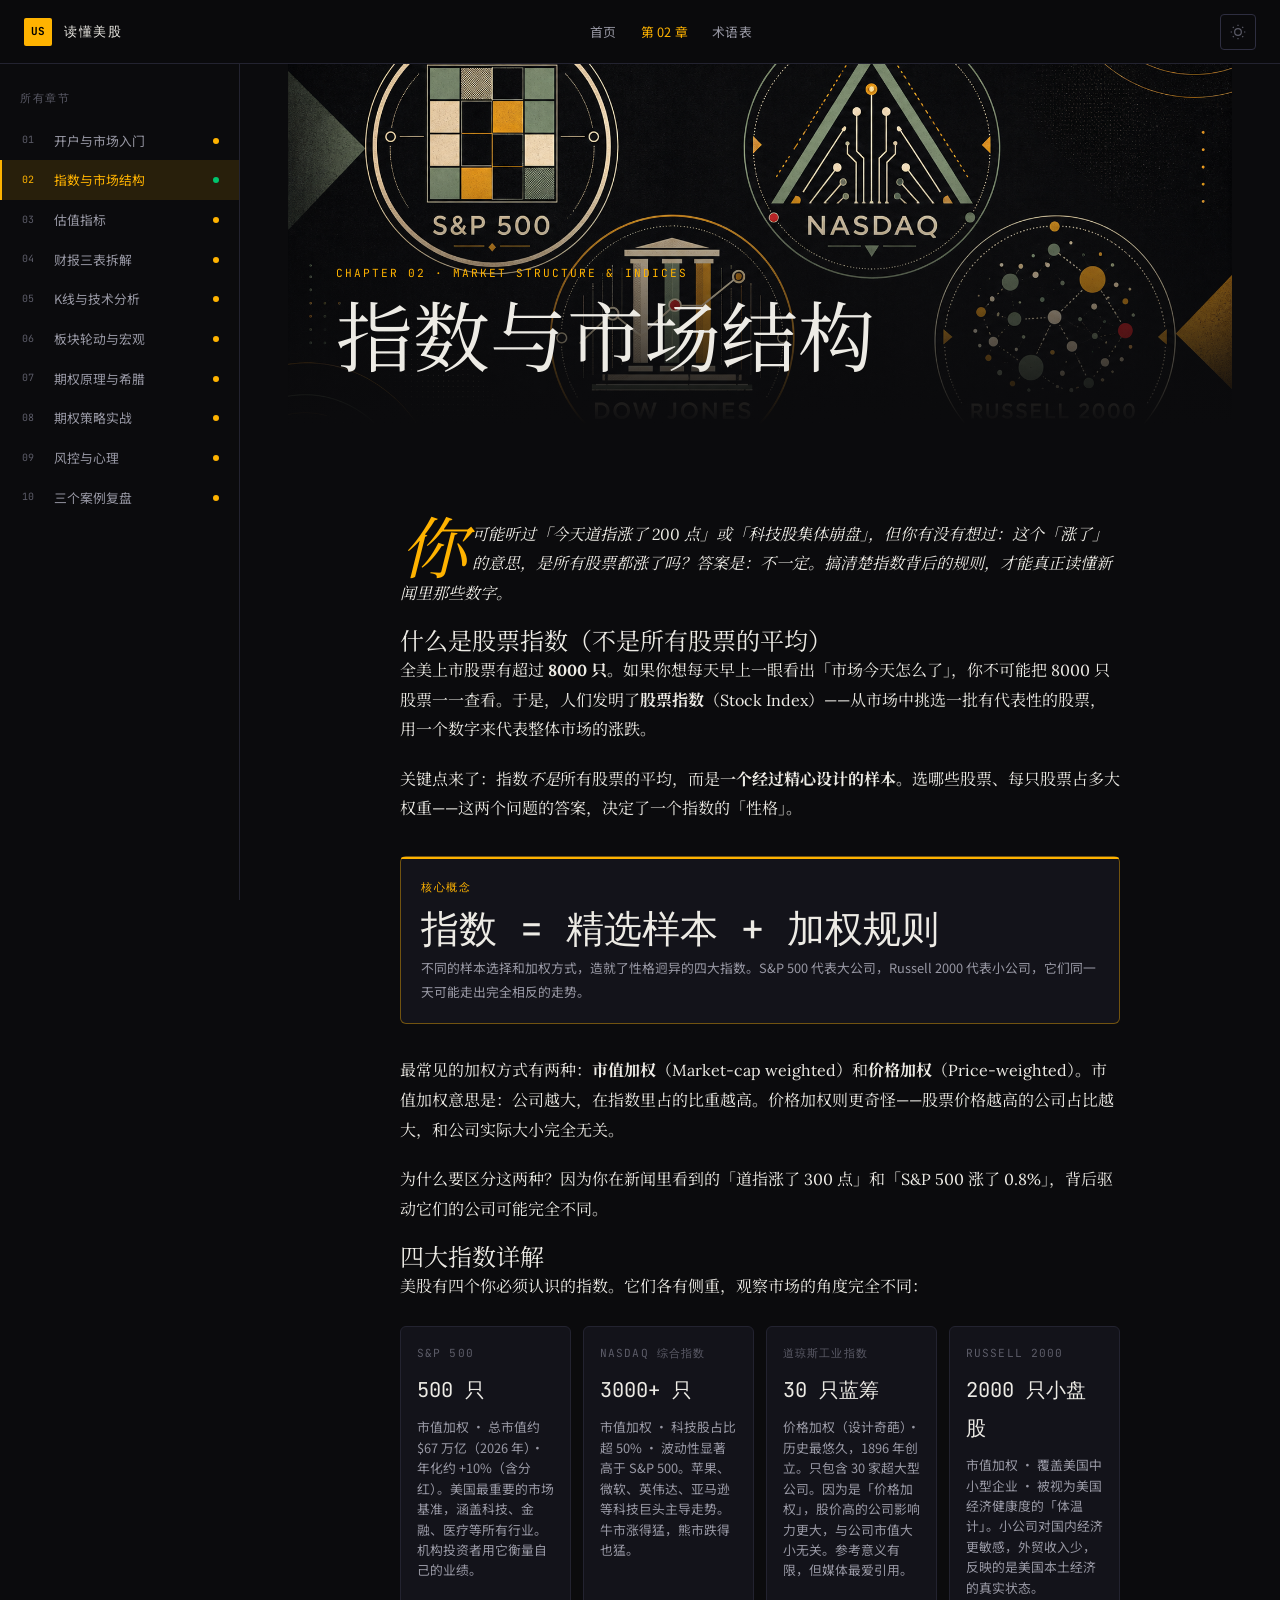
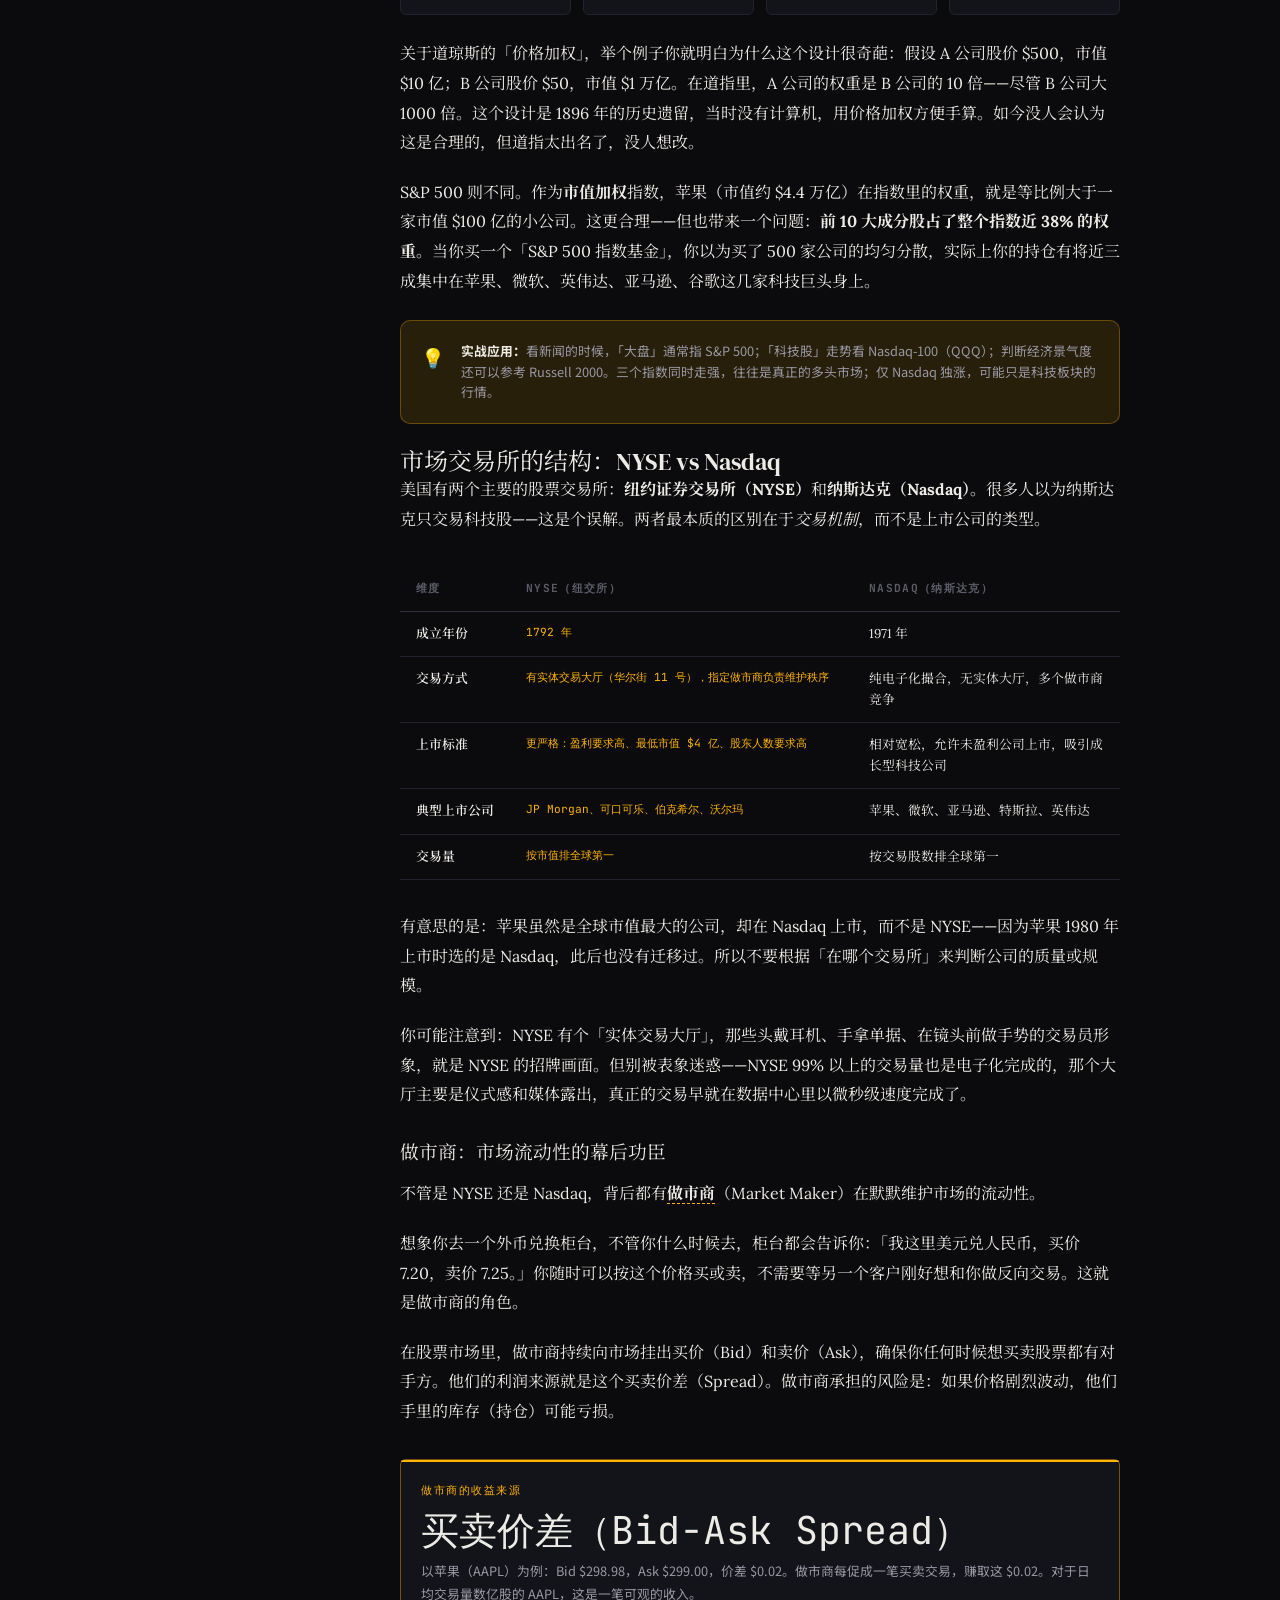
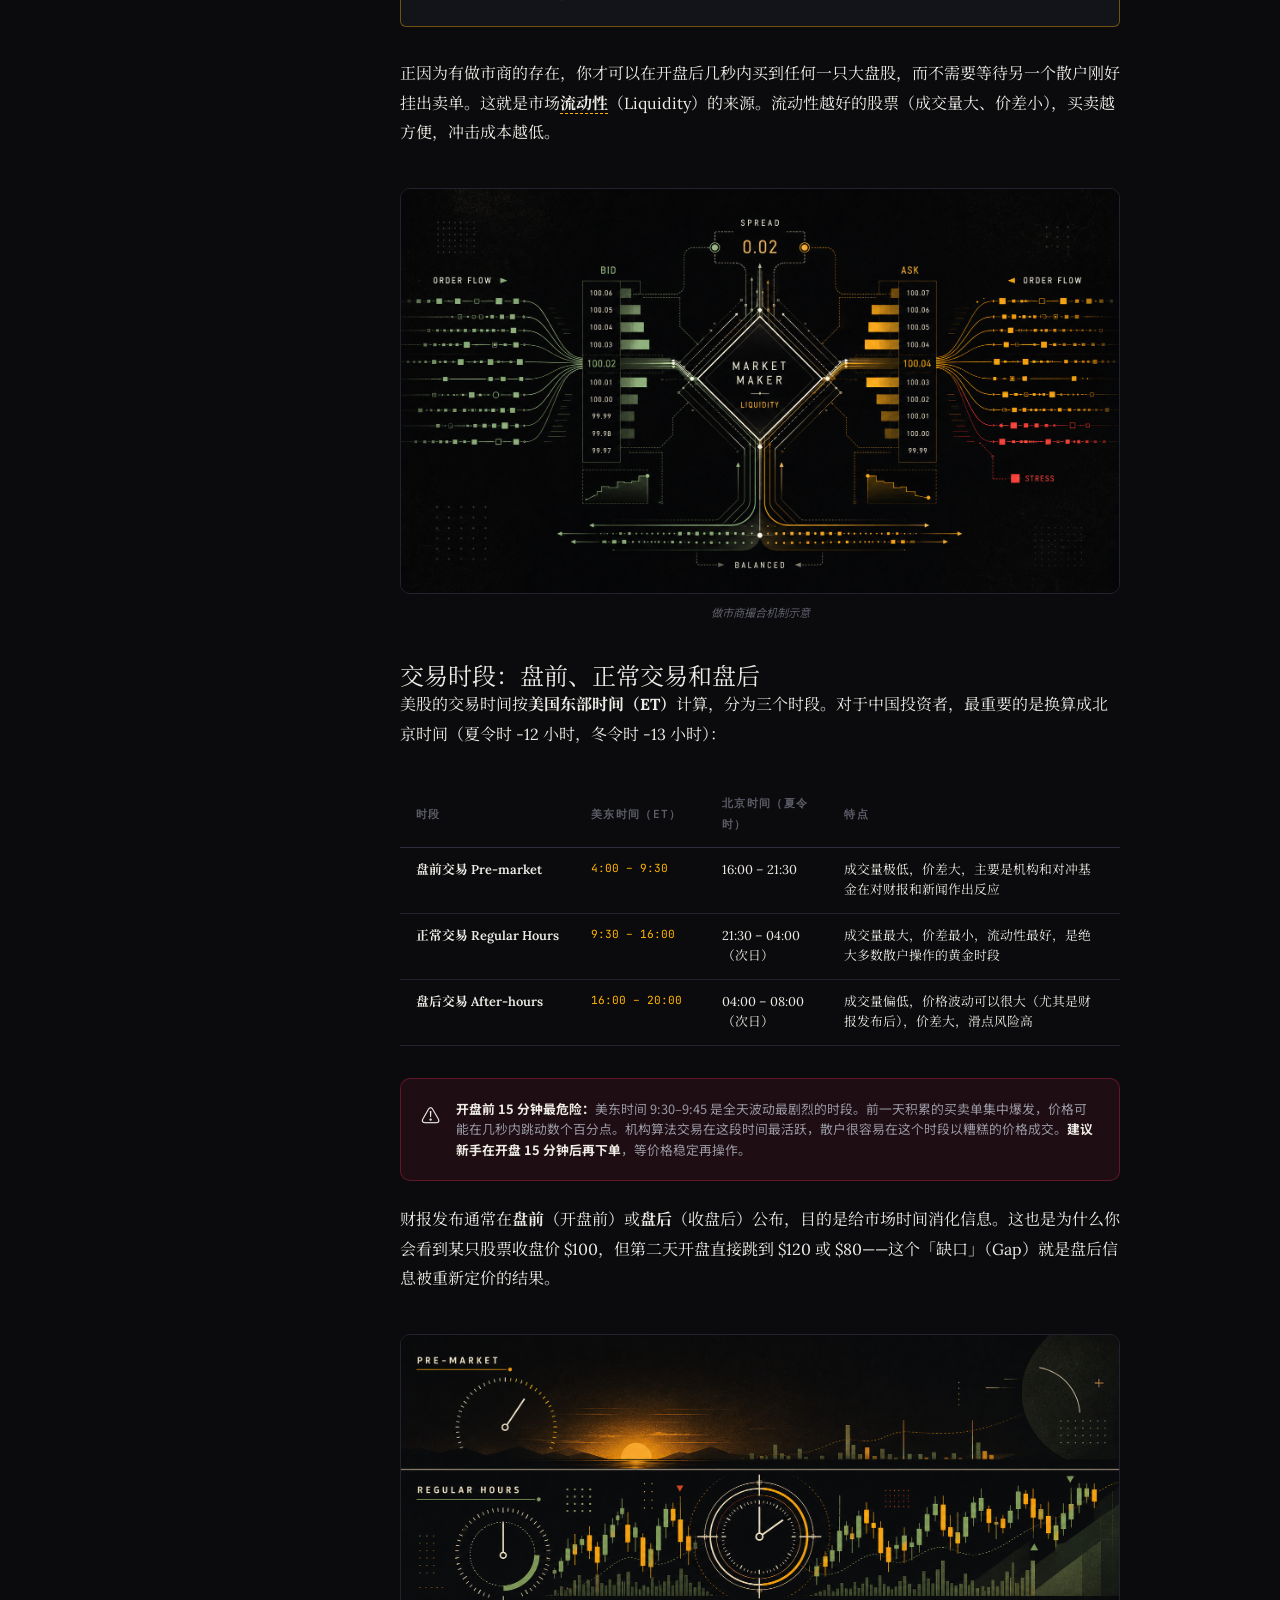
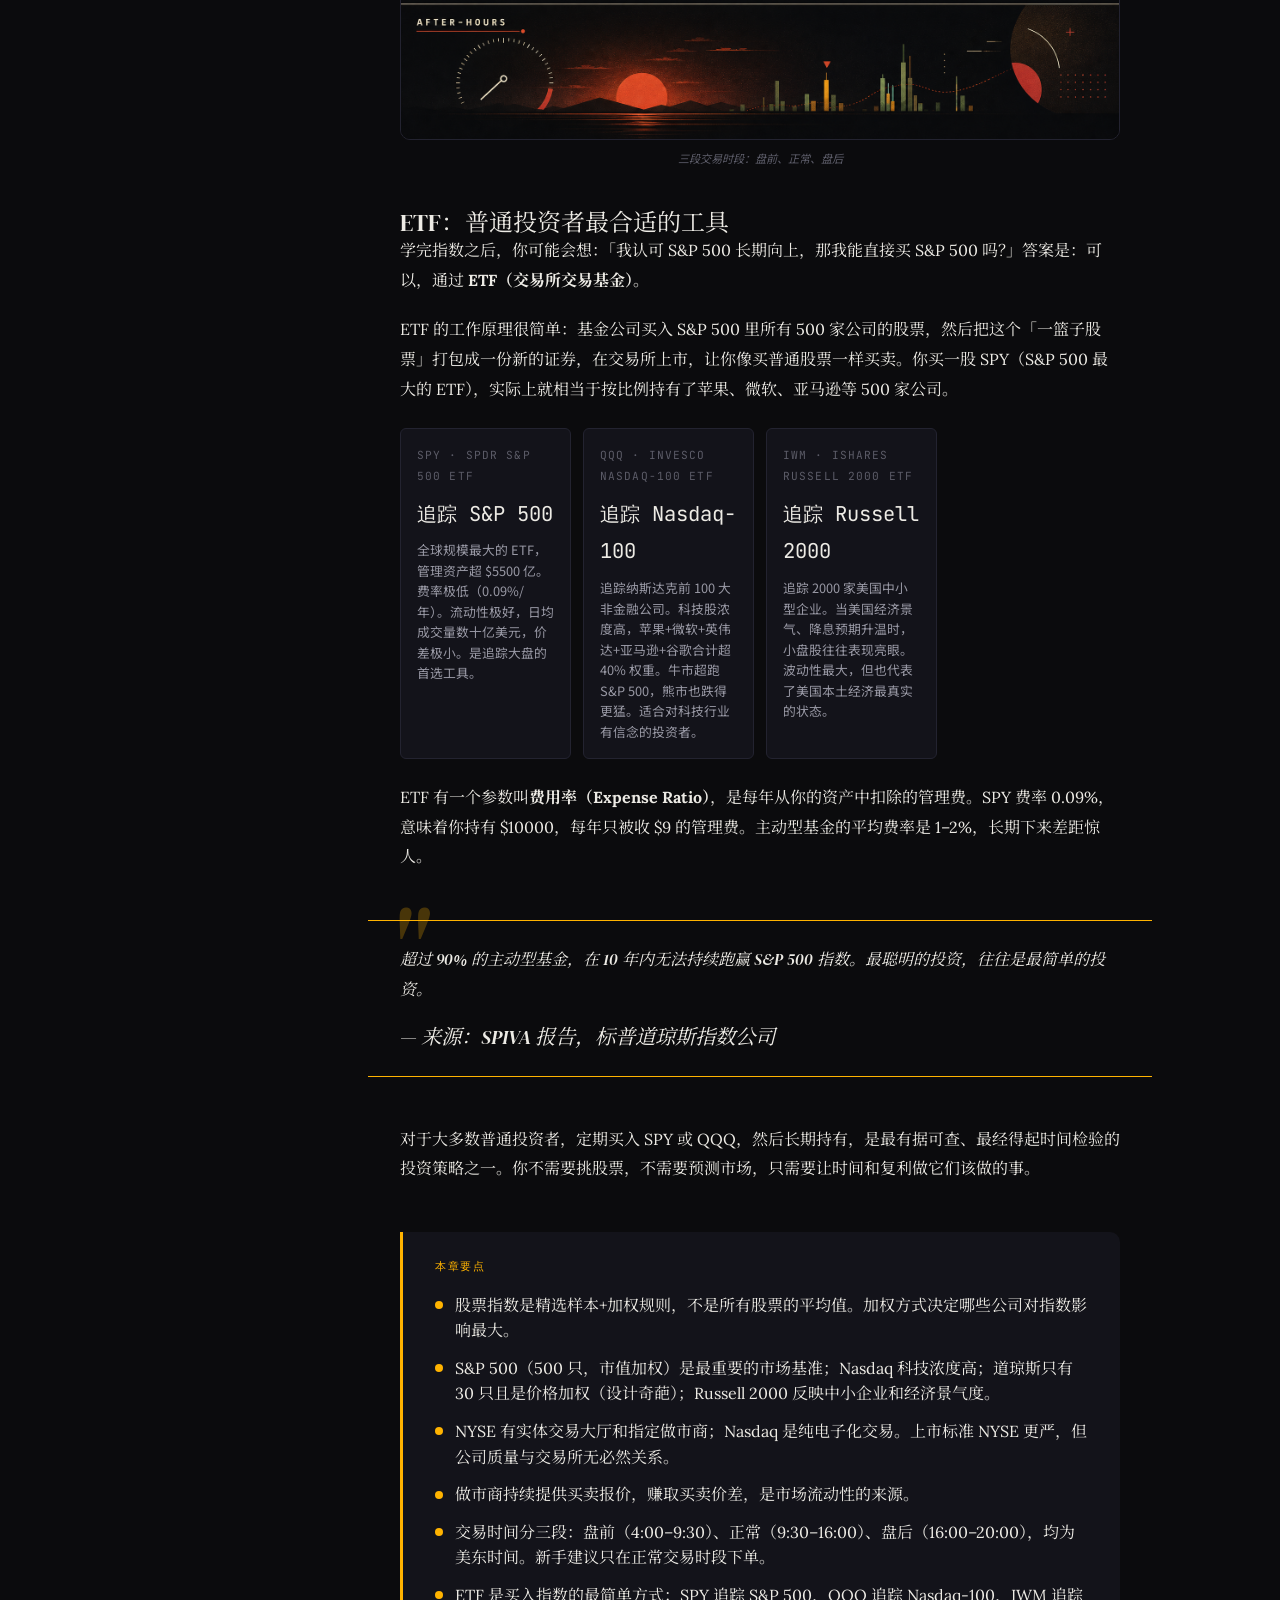
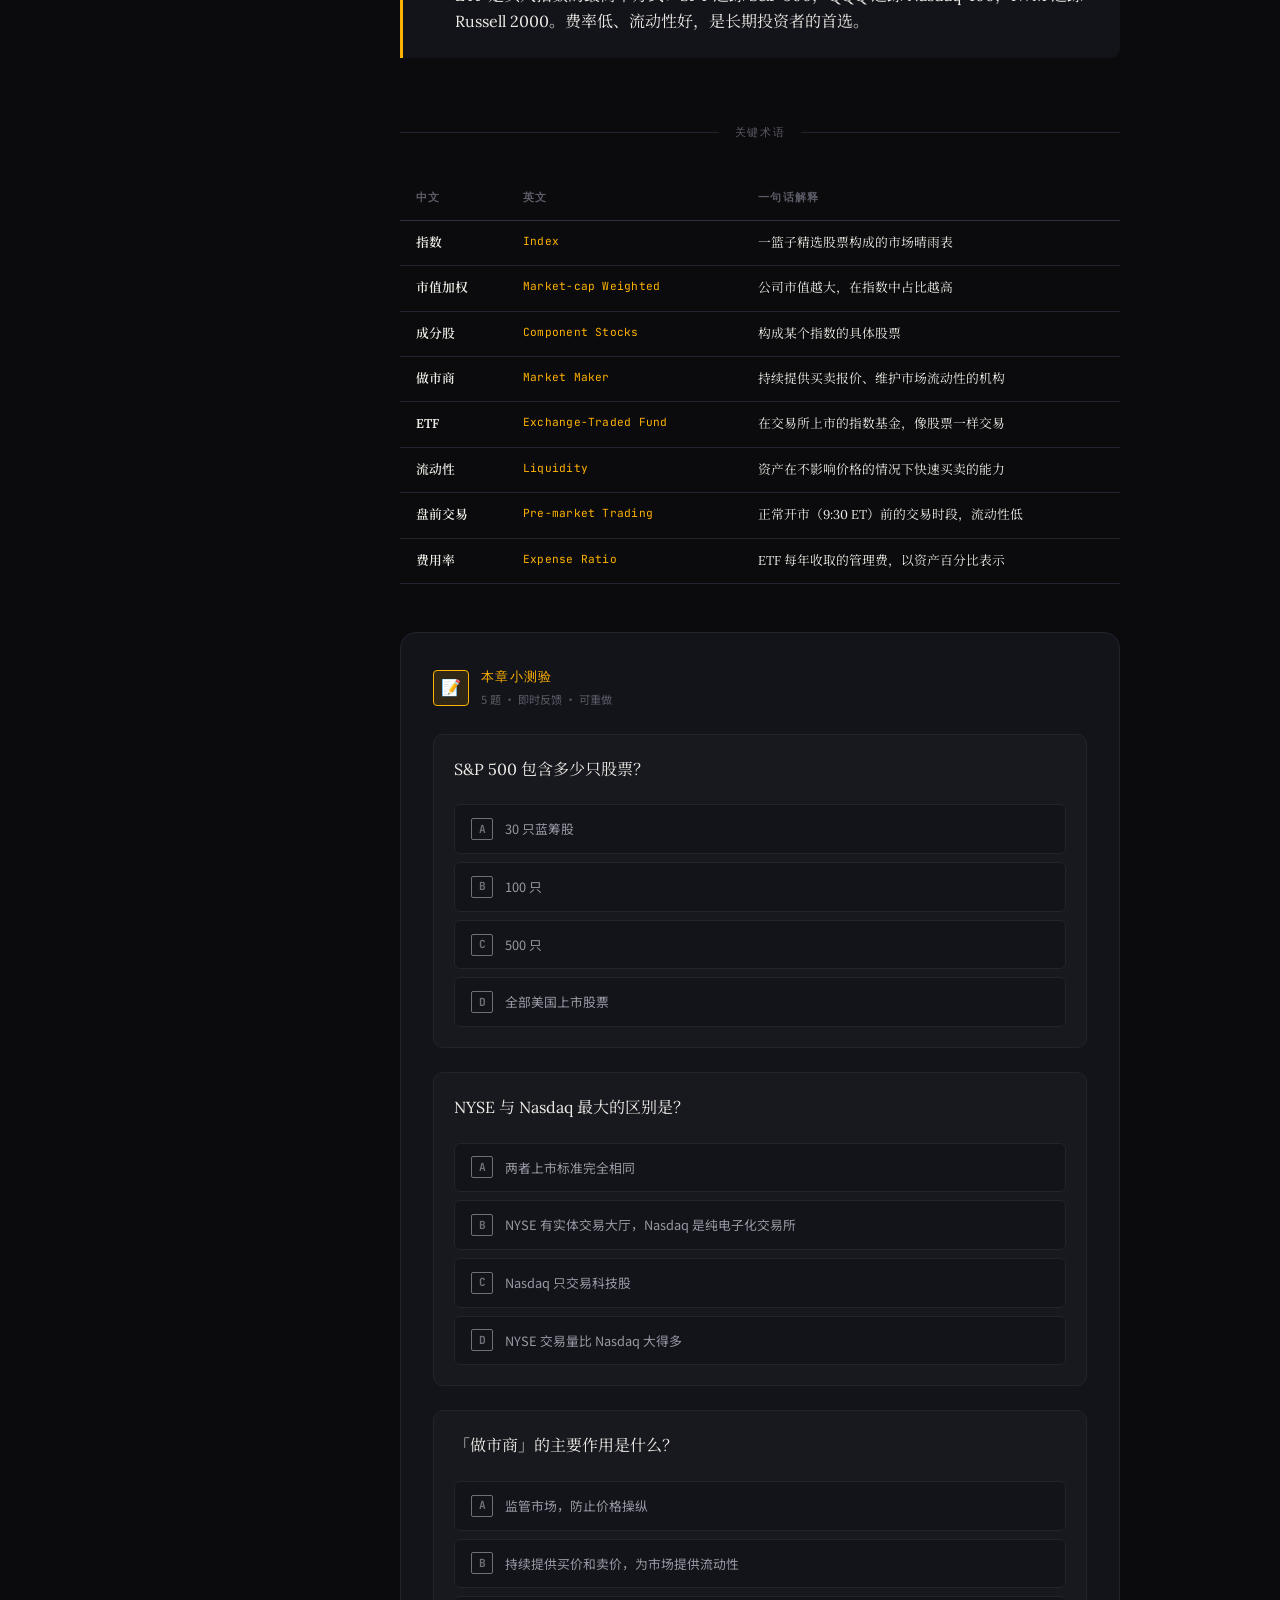
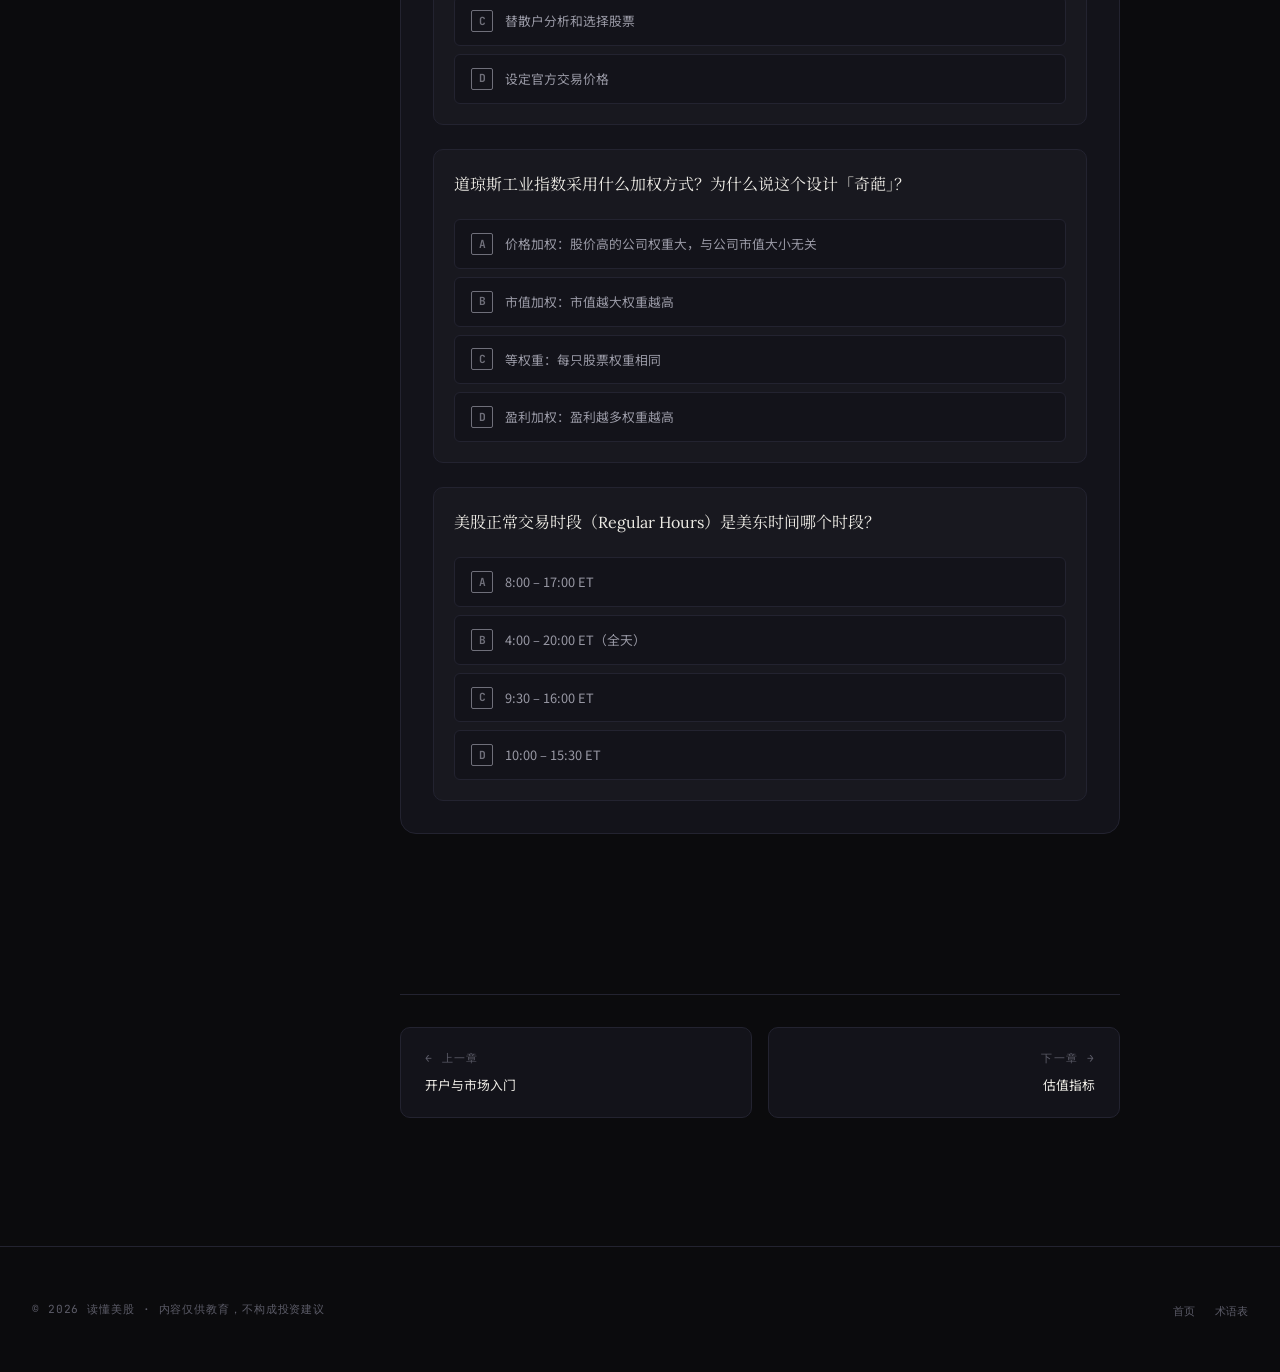
<file: chapters/02-market-structure.html>
<!DOCTYPE html>
<html lang="zh-CN">
<head>
  <meta charset="UTF-8">
  <meta name="viewport" content="width=device-width, initial-scale=1.0">
  <meta name="description" content="美股第二章：股票指数是什么、S&P 500 / Nasdaq / 道琼斯 / Russell 2000 详解、NYSE vs Nasdaq 交易所、做市商机制、交易时段与 ETF 入门。">
  <meta name="base-url" content="../">
  <title>第 02 章：指数与市场结构 · 读懂美股</title>  <meta property="og:title" content="第 02 章：指数与市场结构 · 读懂美股">  <meta property="og:description" content="美股从入门到期权的完整中文教程，通俗易懂，含8个互动工具。">  <meta property="og:type" content="article">  <meta property="og:image" content="../assets/images/ch02-hero.png">  <meta name="twitter:card" content="summary_large_image">  <link rel="icon" type="image/svg+xml" href="../assets/images/favicon.svg">
  <link rel="preconnect" href="https://fonts.googleapis.com">
  <link rel="preconnect" href="https://fonts.gstatic.com" crossorigin>
  <link href="https://fonts.googleapis.com/css2?family=DM+Serif+Display:ital@0;1&family=Lora:ital,wght@0,400;0,600;0,700;1,400&family=JetBrains+Mono:wght@400;500&family=Noto+Serif+SC:wght@400;600&family=Noto+Sans+SC:wght@400;500&display=swap" rel="stylesheet">
  <script>(function(){var t=localStorage.getItem('usstock-theme')||'dark';document.documentElement.setAttribute('data-theme',t==='paper'?'paper':'');})();</script>
  <link rel="stylesheet" href="../assets/css/reset.css">
  <link rel="stylesheet" href="../assets/css/tokens.css">
  <link rel="stylesheet" href="../assets/css/typography.css">
  <link rel="stylesheet" href="../assets/css/layout.css">
  <link rel="stylesheet" href="../assets/css/components.css">
  <link rel="stylesheet" href="../assets/css/tools.css">
  <link rel="stylesheet" href="../assets/css/animations.css">
</head>
<body>

<div class="reading-progress"></div>

<!-- ── Nav ── -->
<header class="site-nav">
  <div class="nav-inner">
    <a href="../index.html" class="nav-logo">
      <span class="nav-logo-mark">US</span>
      读懂美股
    </a>
    <nav>
      <ul class="nav-links">
        <li><a href="../index.html">首页</a></li>
        <li><a href="02-market-structure.html" class="active">第 02 章</a></li>
        <li><a href="../glossary.html">术语表</a></li>
      </ul>
    </nav>
    <div class="nav-actions">
      <button class="mobile-menu-btn" aria-label="打开目录" aria-expanded="false">
        <svg viewBox="0 0 20 20" fill="none" stroke="currentColor" stroke-width="1.8" width="18" height="18"><line x1="3" y1="5" x2="17" y2="5"/><line x1="3" y1="10" x2="17" y2="10"/><line x1="3" y1="15" x2="17" y2="15"/></svg>
      </button>
      <button class="theme-toggle" aria-label="切换主题">
        <svg viewBox="0 0 24 24" fill="none" stroke="currentColor" stroke-width="1.8" width="16" height="16"><circle cx="12" cy="12" r="5"/><line x1="12" y1="1" x2="12" y2="3"/><line x1="12" y1="21" x2="12" y2="23"/><line x1="4.22" y1="4.22" x2="5.64" y2="5.64"/><line x1="18.36" y1="18.36" x2="19.78" y2="19.78"/><line x1="1" y1="12" x2="3" y2="12"/><line x1="21" y1="12" x2="23" y2="12"/><line x1="4.22" y1="19.78" x2="5.64" y2="18.36"/><line x1="18.36" y1="5.64" x2="19.78" y2="4.22"/></svg>
      </button>
    </div>
  </div>
</header>

<!-- ── Chapter Layout ── -->
<div class="chapter-layout">

  <!-- Sidebar -->
  <aside class="chapter-sidebar">
    <p class="sidebar-nav-label">所有章节</p>
    <ul class="sidebar-chapter-list">
      <li><a href="01-getting-started.html"><span class="sidebar-chapter-num">01</span>开户与市场入门<span class="sidebar-progress-dot"></span></a></li>
      <li><a href="02-market-structure.html" class="active"><span class="sidebar-chapter-num">02</span>指数与市场结构<span class="sidebar-progress-dot"></span></a></li>
      <li><a href="03-valuation.html"><span class="sidebar-chapter-num">03</span>估值指标<span class="sidebar-progress-dot"></span></a></li>
      <li><a href="04-financials.html"><span class="sidebar-chapter-num">04</span>财报三表拆解<span class="sidebar-progress-dot"></span></a></li>
      <li><a href="05-technical.html"><span class="sidebar-chapter-num">05</span>K线与技术分析<span class="sidebar-progress-dot"></span></a></li>
      <li><a href="06-sectors-macro.html"><span class="sidebar-chapter-num">06</span>板块轮动与宏观<span class="sidebar-progress-dot"></span></a></li>
      <li><a href="07-options-basics.html"><span class="sidebar-chapter-num">07</span>期权原理与希腊<span class="sidebar-progress-dot"></span></a></li>
      <li><a href="08-options-strategies.html"><span class="sidebar-chapter-num">08</span>期权策略实战<span class="sidebar-progress-dot"></span></a></li>
      <li><a href="09-risk-psychology.html"><span class="sidebar-chapter-num">09</span>风控与心理<span class="sidebar-progress-dot"></span></a></li>
      <li><a href="10-case-studies.html"><span class="sidebar-chapter-num">10</span>三个案例复盘<span class="sidebar-progress-dot"></span></a></li>
    </ul>
  </aside>

  <!-- Main Content -->
  <main class="chapter-content">

    <!-- Hero -->
    <div class="chapter-hero">
      <img src="../assets/images/ch02-hero.png" alt="" loading="lazy" class="ken-burns" onerror="this.style.display='none'">
    <div class="chapter-hero-placeholder">
        <div class="chapter-hero-overlay">
          <span class="chapter-kicker">Chapter 02 · Market Structure &amp; Indices</span>
          <h1 class="hero-title">指数与市场结构</h1>
        </div>
      </div>
    </div>

    <article class="prose">

      <!-- Lead -->
      <p class="lead">你可能听过「今天道指涨了 200 点」或「科技股集体崩盘」，但你有没有想过：这个「涨了」的意思，是所有股票都涨了吗？答案是：不一定。搞清楚指数背后的规则，才能真正读懂新闻里那些数字。</p>

      <!-- ── Section 1 ── -->
      <h2 id="s1">什么是股票指数（不是所有股票的平均）</h2>

      <p>全美上市股票有超过 <strong>8000 只</strong>。如果你想每天早上一眼看出「市场今天怎么了」，你不可能把 8000 只股票一一查看。于是，人们发明了<strong>股票指数</strong>（Stock Index）——从市场中挑选一批有代表性的股票，用一个数字来代表整体市场的涨跌。</p>

      <p>关键点来了：指数<em>不是</em>所有股票的平均，而是<strong>一个经过精心设计的样本</strong>。选哪些股票、每只股票占多大权重——这两个问题的答案，决定了一个指数的「性格」。</p>

      <div class="data-card">
        <div class="data-card-label">核心概念</div>
        <div class="data-card-value">指数 = 精选样本 + 加权规则</div>
        <div class="data-card-sub">不同的样本选择和加权方式，造就了性格迥异的四大指数。S&P 500 代表大公司，Russell 2000 代表小公司，它们同一天可能走出完全相反的走势。</div>
      </div>

      <p>最常见的加权方式有两种：<strong>市值加权</strong>（Market-cap weighted）和<strong>价格加权</strong>（Price-weighted）。市值加权意思是：公司越大，在指数里占的比重越高。价格加权则更奇怪——股票价格越高的公司占比越大，和公司实际大小完全无关。</p>

      <p>为什么要区分这两种？因为你在新闻里看到的「道指涨了 300 点」和「S&P 500 涨了 0.8%」，背后驱动它们的公司可能完全不同。</p>

      <!-- ── Section 2 ── -->
      <h2 id="s2">四大指数详解</h2>

      <p>美股有四个你必须认识的指数。它们各有侧重，观察市场的角度完全不同：</p>

      <div class="stat-grid">
        <div class="stat-item">
          <div class="stat-label">S&amp;P 500</div>
          <div class="stat-value">500 只</div>
          <div style="font-size: var(--ts-sm); font-family: var(--font-sans); color: var(--ink-secondary); margin-top: var(--sp-2); line-height: 1.6;">市值加权 · 总市值约 $67 万亿（2026 年）· 年化约 +10%（含分红）。美国最重要的市场基准，涵盖科技、金融、医疗等所有行业。机构投资者用它衡量自己的业绩。</div>
        </div>
        <div class="stat-item">
          <div class="stat-label">Nasdaq 综合指数</div>
          <div class="stat-value">3000+ 只</div>
          <div style="font-size: var(--ts-sm); font-family: var(--font-sans); color: var(--ink-secondary); margin-top: var(--sp-2); line-height: 1.6;">市值加权 · 科技股占比超 50% · 波动性显著高于 S&P 500。苹果、微软、英伟达、亚马逊等科技巨头主导走势。牛市涨得猛，熊市跌得也猛。</div>
        </div>
        <div class="stat-item">
          <div class="stat-label">道琼斯工业指数</div>
          <div class="stat-value">30 只蓝筹</div>
          <div style="font-size: var(--ts-sm); font-family: var(--font-sans); color: var(--ink-secondary); margin-top: var(--sp-2); line-height: 1.6;">价格加权（设计奇葩）· 历史最悠久，1896 年创立。只包含 30 家超大型公司。因为是「价格加权」，股价高的公司影响力更大，与公司市值大小无关。参考意义有限，但媒体最爱引用。</div>
        </div>
        <div class="stat-item">
          <div class="stat-label">Russell 2000</div>
          <div class="stat-value">2000 只小盘股</div>
          <div style="font-size: var(--ts-sm); font-family: var(--font-sans); color: var(--ink-secondary); margin-top: var(--sp-2); line-height: 1.6;">市值加权 · 覆盖美国中小型企业 · 被视为美国经济健康度的「体温计」。小公司对国内经济更敏感，外贸收入少，反映的是美国本土经济的真实状态。</div>
        </div>
      </div>

      <p>关于道琼斯的「价格加权」，举个例子你就明白为什么这个设计很奇葩：假设 A 公司股价 $500，市值 $10 亿；B 公司股价 $50，市值 $1 万亿。在道指里，A 公司的权重是 B 公司的 10 倍——尽管 B 公司大 1000 倍。这个设计是 1896 年的历史遗留，当时没有计算机，用价格加权方便手算。如今没人会认为这是合理的，但道指太出名了，没人想改。</p>

      <p>S&P 500 则不同。作为<strong>市值加权</strong>指数，苹果（市值约 $4.4 万亿）在指数里的权重，就是等比例大于一家市值 $100 亿的小公司。这更合理——但也带来一个问题：<strong>前 10 大成分股占了整个指数近 38% 的权重</strong>。当你买一个「S&P 500 指数基金」，你以为买了 500 家公司的均匀分散，实际上你的持仓有将近三成集中在苹果、微软、英伟达、亚马逊、谷歌这几家科技巨头身上。</p>

      <div class="callout callout-tip">
        <span class="callout-icon">💡</span>
        <div class="callout-body"><strong>实战应用：</strong>看新闻的时候，「大盘」通常指 S&P 500；「科技股」走势看 Nasdaq-100（QQQ）；判断经济景气度还可以参考 Russell 2000。三个指数同时走强，往往是真正的多头市场；仅 Nasdaq 独涨，可能只是科技板块的行情。</div>
      </div>

      <!-- ── Section 3 ── -->
      <h2 id="s3">市场交易所的结构：NYSE vs Nasdaq</h2>

      <p>美国有两个主要的股票交易所：<strong>纽约证券交易所（NYSE）</strong>和<strong>纳斯达克（Nasdaq）</strong>。很多人以为纳斯达克只交易科技股——这是个误解。两者最本质的区别在于<em>交易机制</em>，而不是上市公司的类型。</p>

      <table class="glossary-table" style="margin: var(--sp-8) 0;">
        <thead>
          <tr><th>维度</th><th>NYSE（纽交所）</th><th>Nasdaq（纳斯达克）</th></tr>
        </thead>
        <tbody>
          <tr><td>成立年份</td><td>1792 年</td><td>1971 年</td></tr>
          <tr><td>交易方式</td><td>有实体交易大厅（华尔街 11 号），指定做市商负责维护秩序</td><td>纯电子化撮合，无实体大厅，多个做市商竞争</td></tr>
          <tr><td>上市标准</td><td>更严格：盈利要求高、最低市值 $4 亿、股东人数要求高</td><td>相对宽松，允许未盈利公司上市，吸引成长型科技公司</td></tr>
          <tr><td>典型上市公司</td><td>JP Morgan、可口可乐、伯克希尔、沃尔玛</td><td>苹果、微软、亚马逊、特斯拉、英伟达</td></tr>
          <tr><td>交易量</td><td>按市值排全球第一</td><td>按交易股数排全球第一</td></tr>
        </tbody>
      </table>

      <p>有意思的是：苹果虽然是全球市值最大的公司，却在 Nasdaq 上市，而不是 NYSE——因为苹果 1980 年上市时选的是 Nasdaq，此后也没有迁移过。所以不要根据「在哪个交易所」来判断公司的质量或规模。</p>

      <p>你可能注意到：NYSE 有个「实体交易大厅」，那些头戴耳机、手拿单据、在镜头前做手势的交易员形象，就是 NYSE 的招牌画面。但别被表象迷惑——NYSE 99% 以上的交易量也是电子化完成的，那个大厅主要是仪式感和媒体露出，真正的交易早就在数据中心里以微秒级速度完成了。</p>

      <h3 style="margin: var(--sp-8) 0 var(--sp-4);">做市商：市场流动性的幕后功臣</h3>

      <p>不管是 NYSE 还是 Nasdaq，背后都有<strong data-term="做市商">做市商</strong>（Market Maker）在默默维护市场的流动性。</p>

      <p>想象你去一个外币兑换柜台，不管你什么时候去，柜台都会告诉你：「我这里美元兑人民币，买价 7.20，卖价 7.25。」你随时可以按这个价格买或卖，不需要等另一个客户刚好想和你做反向交易。这就是做市商的角色。</p>

      <p>在股票市场里，做市商持续向市场挂出买价（Bid）和卖价（Ask），确保你任何时候想买卖股票都有对手方。他们的利润来源就是这个买卖价差（Spread）。做市商承担的风险是：如果价格剧烈波动，他们手里的库存（持仓）可能亏损。</p>

      <div class="data-card">
        <div class="data-card-label">做市商的收益来源</div>
        <div class="data-card-value">买卖价差（Bid-Ask Spread）</div>
        <div class="data-card-sub">以苹果（AAPL）为例：Bid $298.98，Ask $299.00，价差 $0.02。做市商每促成一笔买卖交易，赚取这 $0.02。对于日均交易量数亿股的 AAPL，这是一笔可观的收入。</div>
      </div>

      <p>正因为有做市商的存在，你才可以在开盘后几秒内买到任何一只大盘股，而不需要等待另一个散户刚好挂出卖单。这就是市场<strong data-term="流动性">流动性</strong>（Liquidity）的来源。流动性越好的股票（成交量大、价差小），买卖越方便，冲击成本越低。</p>

      <!-- ── Section 4 ── -->
      <figure class="chapter-figure reveal">
        <img src="../assets/images/ch02-inline-1.png" alt="做市商撮合机制示意" loading="lazy" onerror="this.style.display='none'">
        <figcaption>做市商撮合机制示意</figcaption>
      </figure>

      <h2 id="s4">交易时段：盘前、正常交易和盘后</h2>

      <p>美股的交易时间按<strong>美国东部时间（ET）</strong>计算，分为三个时段。对于中国投资者，最重要的是换算成北京时间（夏令时 -12 小时，冬令时 -13 小时）：</p>

      <table class="glossary-table" style="margin: var(--sp-8) 0;">
        <thead>
          <tr><th>时段</th><th>美东时间（ET）</th><th>北京时间（夏令时）</th><th>特点</th></tr>
        </thead>
        <tbody>
          <tr><td><strong>盘前交易</strong> Pre-market</td><td>4:00 – 9:30</td><td>16:00 – 21:30</td><td>成交量极低，价差大，主要是机构和对冲基金在对财报和新闻作出反应</td></tr>
          <tr><td><strong>正常交易</strong> Regular Hours</td><td>9:30 – 16:00</td><td>21:30 – 04:00（次日）</td><td>成交量最大，价差最小，流动性最好，是绝大多数散户操作的黄金时段</td></tr>
          <tr><td><strong>盘后交易</strong> After-hours</td><td>16:00 – 20:00</td><td>04:00 – 08:00（次日）</td><td>成交量偏低，价格波动可以很大（尤其是财报发布后），价差大，滑点风险高</td></tr>
        </tbody>
      </table>

      <div class="callout callout-warning">
        <span class="callout-icon">⚠️</span>
        <div class="callout-body"><strong>开盘前 15 分钟最危险：</strong>美东时间 9:30–9:45 是全天波动最剧烈的时段。前一天积累的买卖单集中爆发，价格可能在几秒内跳动数个百分点。机构算法交易在这段时间最活跃，散户很容易在这个时段以糟糕的价格成交。<strong>建议新手在开盘 15 分钟后再下单</strong>，等价格稳定再操作。</div>
      </div>

      <p>财报发布通常在<strong>盘前</strong>（开盘前）或<strong>盘后</strong>（收盘后）公布，目的是给市场时间消化信息。这也是为什么你会看到某只股票收盘价 $100，但第二天开盘直接跳到 $120 或 $80——这个「缺口」（Gap）就是盘后信息被重新定价的结果。</p>

      <!-- ── Section 5 ── -->
      <figure class="chapter-figure reveal">
        <img src="../assets/images/ch02-inline-2.png" alt="三段交易时段：盘前、正常、盘后" loading="lazy" onerror="this.style.display='none'">
        <figcaption>三段交易时段：盘前、正常、盘后</figcaption>
      </figure>

      <h2 id="s5">ETF：普通投资者最合适的工具</h2>

      <p>学完指数之后，你可能会想：「我认可 S&P 500 长期向上，那我能直接买 S&P 500 吗？」答案是：可以，通过 <strong>ETF（交易所交易基金）</strong>。</p>

      <p>ETF 的工作原理很简单：基金公司买入 S&P 500 里所有 500 家公司的股票，然后把这个「一篮子股票」打包成一份新的证券，在交易所上市，让你像买普通股票一样买卖。你买一股 SPY（S&P 500 最大的 ETF），实际上就相当于按比例持有了苹果、微软、亚马逊等 500 家公司。</p>

      <div class="stat-grid">
        <div class="stat-item">
          <div class="stat-label">SPY · SPDR S&amp;P 500 ETF</div>
          <div class="stat-value">追踪 S&amp;P 500</div>
          <div style="font-size: var(--ts-sm); font-family: var(--font-sans); color: var(--ink-secondary); margin-top: var(--sp-2); line-height: 1.6;">全球规模最大的 ETF，管理资产超 $5500 亿。费率极低（0.09%/年）。流动性极好，日均成交量数十亿美元，价差极小。是追踪大盘的首选工具。</div>
        </div>
        <div class="stat-item">
          <div class="stat-label">QQQ · Invesco Nasdaq-100 ETF</div>
          <div class="stat-value">追踪 Nasdaq-100</div>
          <div style="font-size: var(--ts-sm); font-family: var(--font-sans); color: var(--ink-secondary); margin-top: var(--sp-2); line-height: 1.6;">追踪纳斯达克前 100 大非金融公司。科技股浓度高，苹果+微软+英伟达+亚马逊+谷歌合计超 40% 权重。牛市超跑 S&P 500，熊市也跌得更猛。适合对科技行业有信念的投资者。</div>
        </div>
        <div class="stat-item">
          <div class="stat-label">IWM · iShares Russell 2000 ETF</div>
          <div class="stat-value">追踪 Russell 2000</div>
          <div style="font-size: var(--ts-sm); font-family: var(--font-sans); color: var(--ink-secondary); margin-top: var(--sp-2); line-height: 1.6;">追踪 2000 家美国中小型企业。当美国经济景气、降息预期升温时，小盘股往往表现亮眼。波动性最大，但也代表了美国本土经济最真实的状态。</div>
        </div>
      </div>

      <p>ETF 有一个参数叫<strong>费用率（Expense Ratio）</strong>，是每年从你的资产中扣除的管理费。SPY 费率 0.09%，意味着你持有 $10000，每年只被收 $9 的管理费。主动型基金的平均费率是 1–2%，长期下来差距惊人。</p>

      <div class="pull-quote">
        <p>超过 90% 的主动型基金，在 10 年内无法持续跑赢 S&P 500 指数。最聪明的投资，往往是最简单的投资。</p>
        <cite>— 来源：SPIVA 报告，标普道琼斯指数公司</cite>
      </div>

      <p>对于大多数普通投资者，定期买入 SPY 或 QQQ，然后长期持有，是最有据可查、最经得起时间检验的投资策略之一。你不需要挑股票，不需要预测市场，只需要让时间和复利做它们该做的事。</p>

      <!-- ── Key Takeaways ── -->
      <div class="section-key-points">
        <div class="key-points-header">本章要点</div>
        <ul class="key-points">
          <li>股票指数是精选样本+加权规则，不是所有股票的平均值。加权方式决定哪些公司对指数影响最大。</li>
          <li>S&P 500（500 只，市值加权）是最重要的市场基准；Nasdaq 科技浓度高；道琼斯只有 30 只且是价格加权（设计奇葩）；Russell 2000 反映中小企业和经济景气度。</li>
          <li>NYSE 有实体交易大厅和指定做市商；Nasdaq 是纯电子化交易。上市标准 NYSE 更严，但公司质量与交易所无必然关系。</li>
          <li>做市商持续提供买卖报价，赚取买卖价差，是市场流动性的来源。</li>
          <li>交易时间分三段：盘前（4:00–9:30）、正常（9:30–16:00）、盘后（16:00–20:00），均为美东时间。新手建议只在正常交易时段下单。</li>
          <li>ETF 是买入指数的最简单方式：SPY 追踪 S&P 500，QQQ 追踪 Nasdaq-100，IWM 追踪 Russell 2000。费率低、流动性好，是长期投资者的首选。</li>
        </ul>
      </div>

      <!-- ── Glossary ── -->
      <div class="section-rule"><span>关键术语</span></div>

      <table class="glossary-table">
        <thead><tr><th>中文</th><th>英文</th><th>一句话解释</th></tr></thead>
        <tbody>
          <tr><td>指数</td><td class="en-term">Index</td><td>一篮子精选股票构成的市场晴雨表</td></tr>
          <tr><td>市值加权</td><td class="en-term">Market-cap Weighted</td><td>公司市值越大，在指数中占比越高</td></tr>
          <tr><td>成分股</td><td class="en-term">Component Stocks</td><td>构成某个指数的具体股票</td></tr>
          <tr><td>做市商</td><td class="en-term">Market Maker</td><td>持续提供买卖报价、维护市场流动性的机构</td></tr>
          <tr><td>ETF</td><td class="en-term">Exchange-Traded Fund</td><td>在交易所上市的指数基金，像股票一样交易</td></tr>
          <tr><td>流动性</td><td class="en-term">Liquidity</td><td>资产在不影响价格的情况下快速买卖的能力</td></tr>
          <tr><td>盘前交易</td><td class="en-term">Pre-market Trading</td><td>正常开市（9:30 ET）前的交易时段，流动性低</td></tr>
          <tr><td>费用率</td><td class="en-term">Expense Ratio</td><td>ETF 每年收取的管理费，以资产百分比表示</td></tr>
        </tbody>
      </table>

      <!-- ── Quiz ── -->
      <div class="quiz-section" data-chapter="02">
        <div class="quiz-header">
          <div class="quiz-icon">📝</div>
          <div>
            <div class="quiz-title">本章小测验</div>
            <div class="quiz-subtitle">5 题 · 即时反馈 · 可重做</div>
          </div>
        </div>

        <div class="quiz-questions">

          <div class="quiz-question" data-correct="2" data-explain="S&P 500 包含 500 只股票，是美国最重要的股市基准指数，采用市值加权方式。道琼斯只有 30 只，Nasdaq 有 3000 多只。">
            <p class="quiz-q-text">S&P 500 包含多少只股票？</p>
            <div class="quiz-options">
              <div class="quiz-option"><span class="quiz-option-letter">A</span>30 只蓝筹股</div>
              <div class="quiz-option"><span class="quiz-option-letter">B</span>100 只</div>
              <div class="quiz-option"><span class="quiz-option-letter">C</span>500 只</div>
              <div class="quiz-option"><span class="quiz-option-letter">D</span>全部美国上市股票</div>
            </div>
            <div class="quiz-result"></div>
          </div>

          <div class="quiz-question" data-correct="1" data-explain="NYSE 最大的特点是有实体交易大厅（位于华尔街 11 号），但绝大多数交易量仍是电子化完成的。两者都可以上市各类行业的公司，Nasdaq 并不只交易科技股。">
            <p class="quiz-q-text">NYSE 与 Nasdaq 最大的区别是？</p>
            <div class="quiz-options">
              <div class="quiz-option"><span class="quiz-option-letter">A</span>两者上市标准完全相同</div>
              <div class="quiz-option"><span class="quiz-option-letter">B</span>NYSE 有实体交易大厅，Nasdaq 是纯电子化交易所</div>
              <div class="quiz-option"><span class="quiz-option-letter">C</span>Nasdaq 只交易科技股</div>
              <div class="quiz-option"><span class="quiz-option-letter">D</span>NYSE 交易量比 Nasdaq 大得多</div>
            </div>
            <div class="quiz-result"></div>
          </div>

          <div class="quiz-question" data-correct="1" data-explain="做市商的核心职能是持续向市场提供买价和卖价，确保投资者随时有对手方完成交易，从而维护市场流动性。他们的利润来自买卖价差。">
            <p class="quiz-q-text">「做市商」的主要作用是什么？</p>
            <div class="quiz-options">
              <div class="quiz-option"><span class="quiz-option-letter">A</span>监管市场，防止价格操纵</div>
              <div class="quiz-option"><span class="quiz-option-letter">B</span>持续提供买价和卖价，为市场提供流动性</div>
              <div class="quiz-option"><span class="quiz-option-letter">C</span>替散户分析和选择股票</div>
              <div class="quiz-option"><span class="quiz-option-letter">D</span>设定官方交易价格</div>
            </div>
            <div class="quiz-result"></div>
          </div>

          <div class="quiz-question" data-correct="0" data-explain="道琼斯工业指数采用「价格加权」方式，股价越高的公司权重越大，与公司实际规模（市值）无关。这个设计是 1896 年为了方便手工计算而设计的，在现代来看确实不合理。">
            <p class="quiz-q-text">道琼斯工业指数采用什么加权方式？为什么说这个设计「奇葩」？</p>
            <div class="quiz-options">
              <div class="quiz-option"><span class="quiz-option-letter">A</span>价格加权：股价高的公司权重大，与公司市值大小无关</div>
              <div class="quiz-option"><span class="quiz-option-letter">B</span>市值加权：市值越大权重越高</div>
              <div class="quiz-option"><span class="quiz-option-letter">C</span>等权重：每只股票权重相同</div>
              <div class="quiz-option"><span class="quiz-option-letter">D</span>盈利加权：盈利越多权重越高</div>
            </div>
            <div class="quiz-result"></div>
          </div>

          <div class="quiz-question" data-correct="2" data-explain="正常交易时段是美东时间 9:30 到 16:00，对应北京夏令时是 21:30 到次日 4:00。盘前是 4:00–9:30 ET，盘后是 16:00–20:00 ET，这两个时段流动性低、价差大，新手应避免在这些时段下单。">
            <p class="quiz-q-text">美股正常交易时段（Regular Hours）是美东时间哪个时段？</p>
            <div class="quiz-options">
              <div class="quiz-option"><span class="quiz-option-letter">A</span>8:00 – 17:00 ET</div>
              <div class="quiz-option"><span class="quiz-option-letter">B</span>4:00 – 20:00 ET（全天）</div>
              <div class="quiz-option"><span class="quiz-option-letter">C</span>9:30 – 16:00 ET</div>
              <div class="quiz-option"><span class="quiz-option-letter">D</span>10:00 – 15:30 ET</div>
            </div>
            <div class="quiz-result"></div>
          </div>

        </div>

        <div class="quiz-score"></div>
      </div>

    </article>

    <!-- Chapter Navigation -->
    <nav class="chapter-nav-footer">
      <a href="01-getting-started.html" class="chapter-nav-btn prev" style="text-decoration:none;">
        <span class="chapter-nav-label">← 上一章</span>
        <span class="chapter-nav-title">开户与市场入门</span>
      </a>
      <a href="03-valuation.html" class="chapter-nav-btn next" style="text-decoration:none;">
        <span class="chapter-nav-label">下一章 →</span>
        <span class="chapter-nav-title">估值指标</span>
      </a>
    </nav>

  </main>

  <!-- Right TOC -->
  <aside class="chapter-toc">
    <p class="toc-label">本章目录</p>
    <ul class="toc-list">
      <li><a href="#s1">什么是股票指数</a></li>
      <li><a href="#s2">四大指数详解</a></li>
      <li><a href="#s3">NYSE vs Nasdaq</a></li>
      <li><a href="#s4">三大交易时段</a></li>
      <li><a href="#s5">ETF 入门工具</a></li>
    </ul>
  </aside>

</div><!-- .chapter-layout -->

<footer class="site-footer">
  <span class="footer-copy">© 2026 读懂美股 · 内容仅供教育，不构成投资建议</span>
  <ul class="footer-links">
    <li><a href="../index.html">首页</a></li>
    <li><a href="../glossary.html">术语表</a></li>
  </ul>
</footer>

<script src="../assets/js/theme.js"></script>
<script src="../assets/js/nav.js"></script>
<script src="../assets/js/quiz.js"></script>
<script src="../assets/js/progress.js"></script>
<script src="../assets/js/tooltip.js"></script>
</body>
</html>
</file>
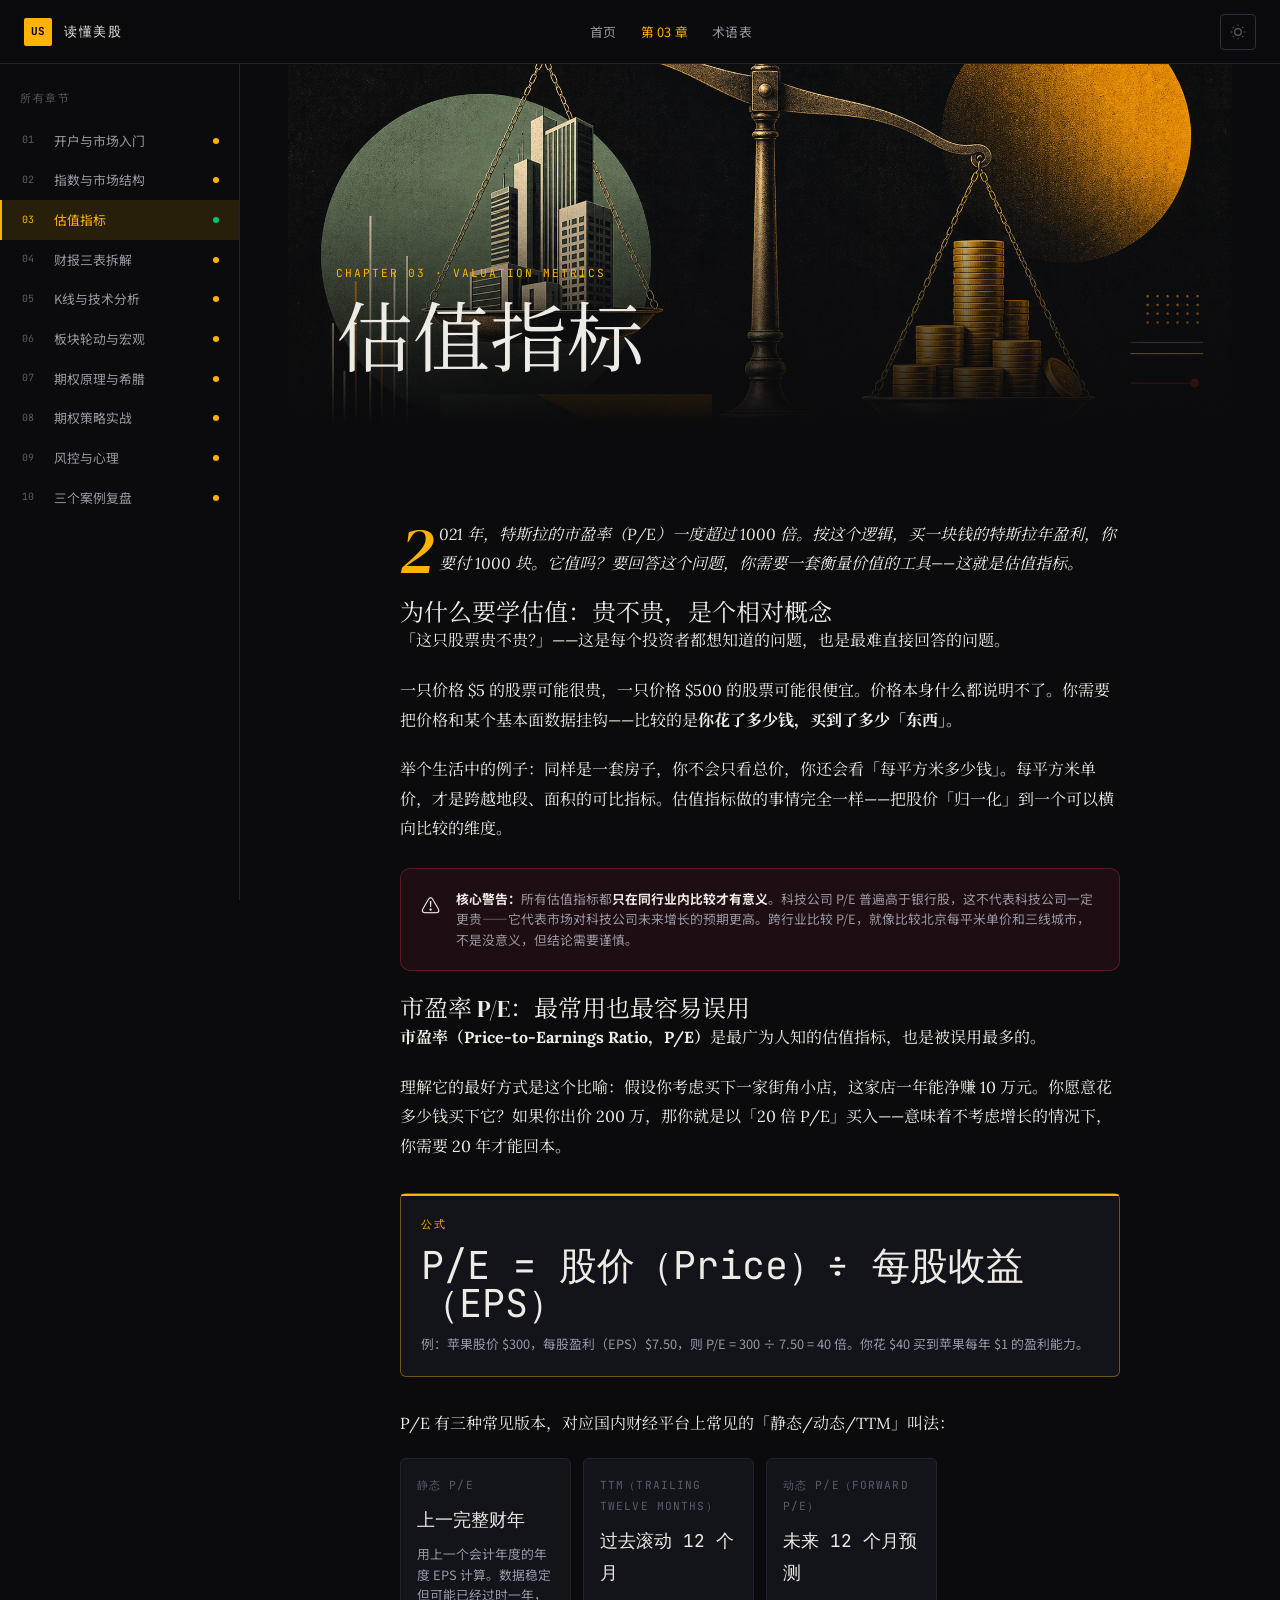
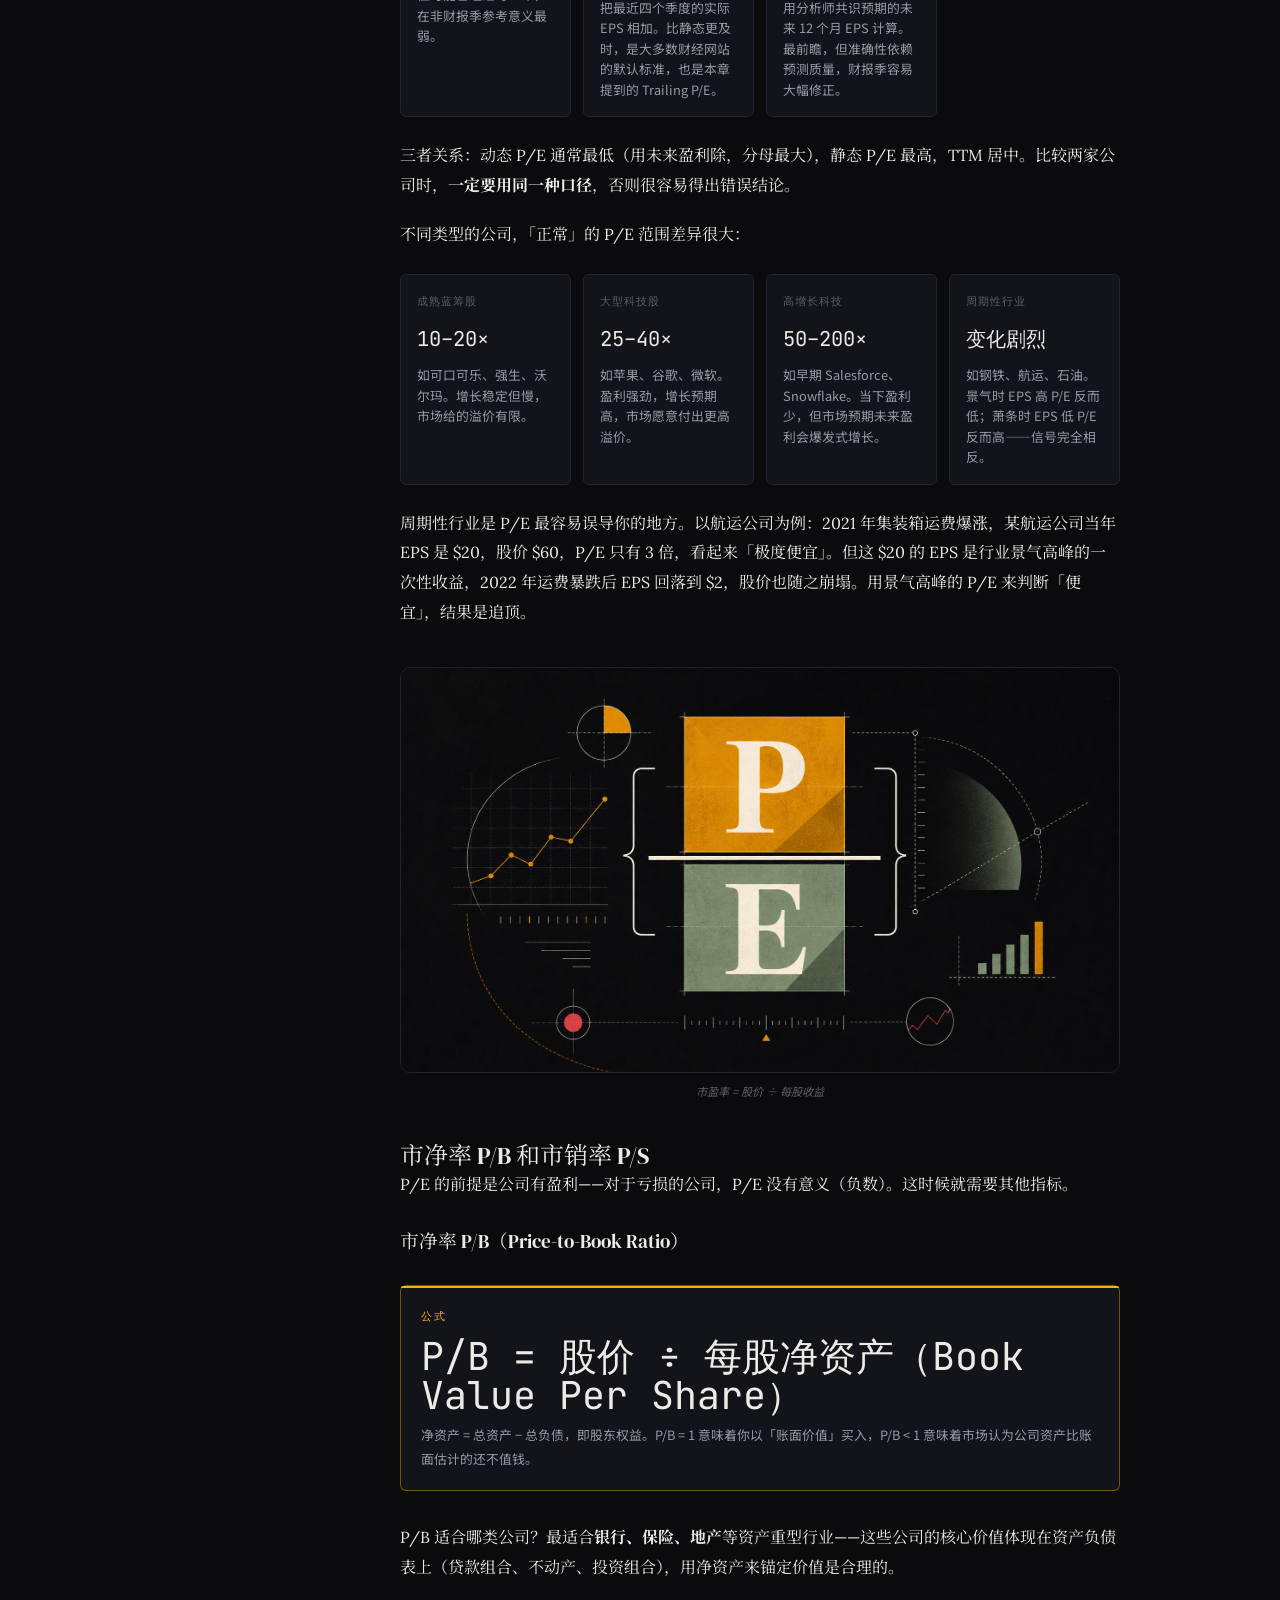
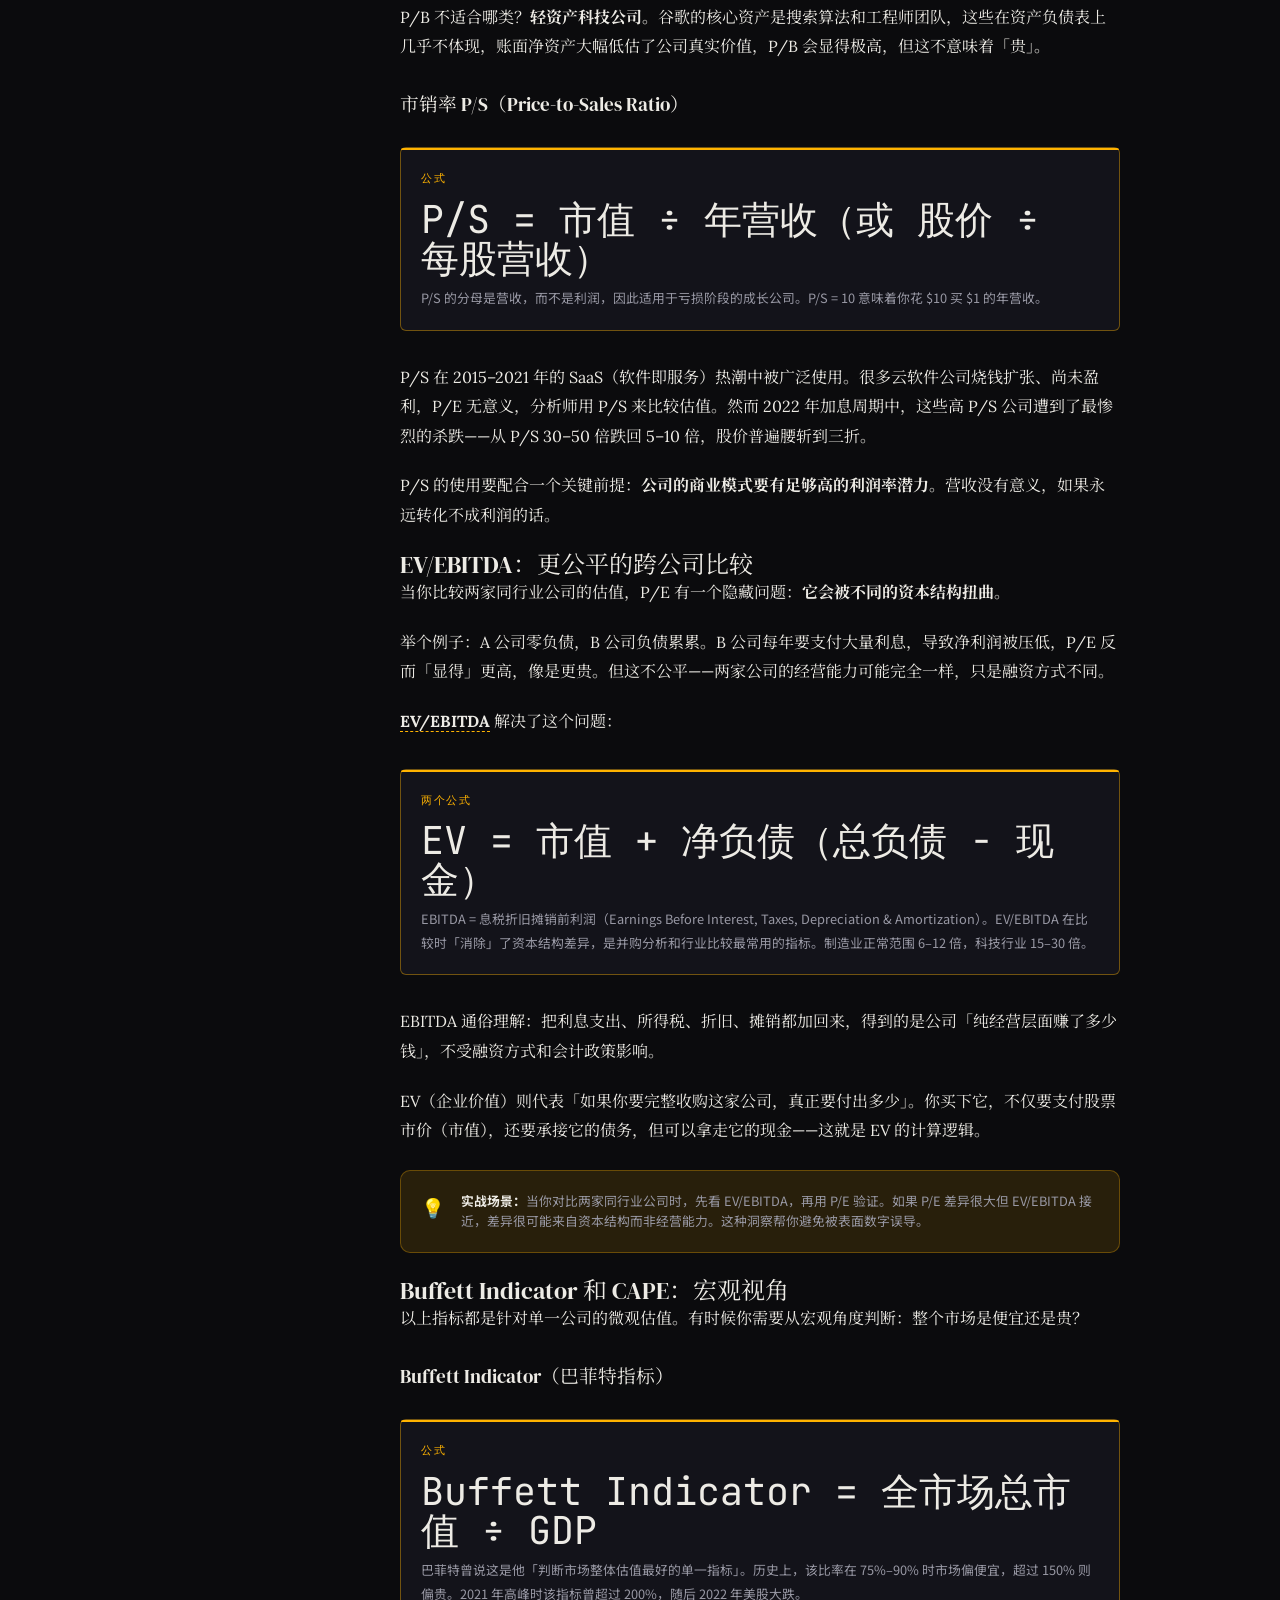
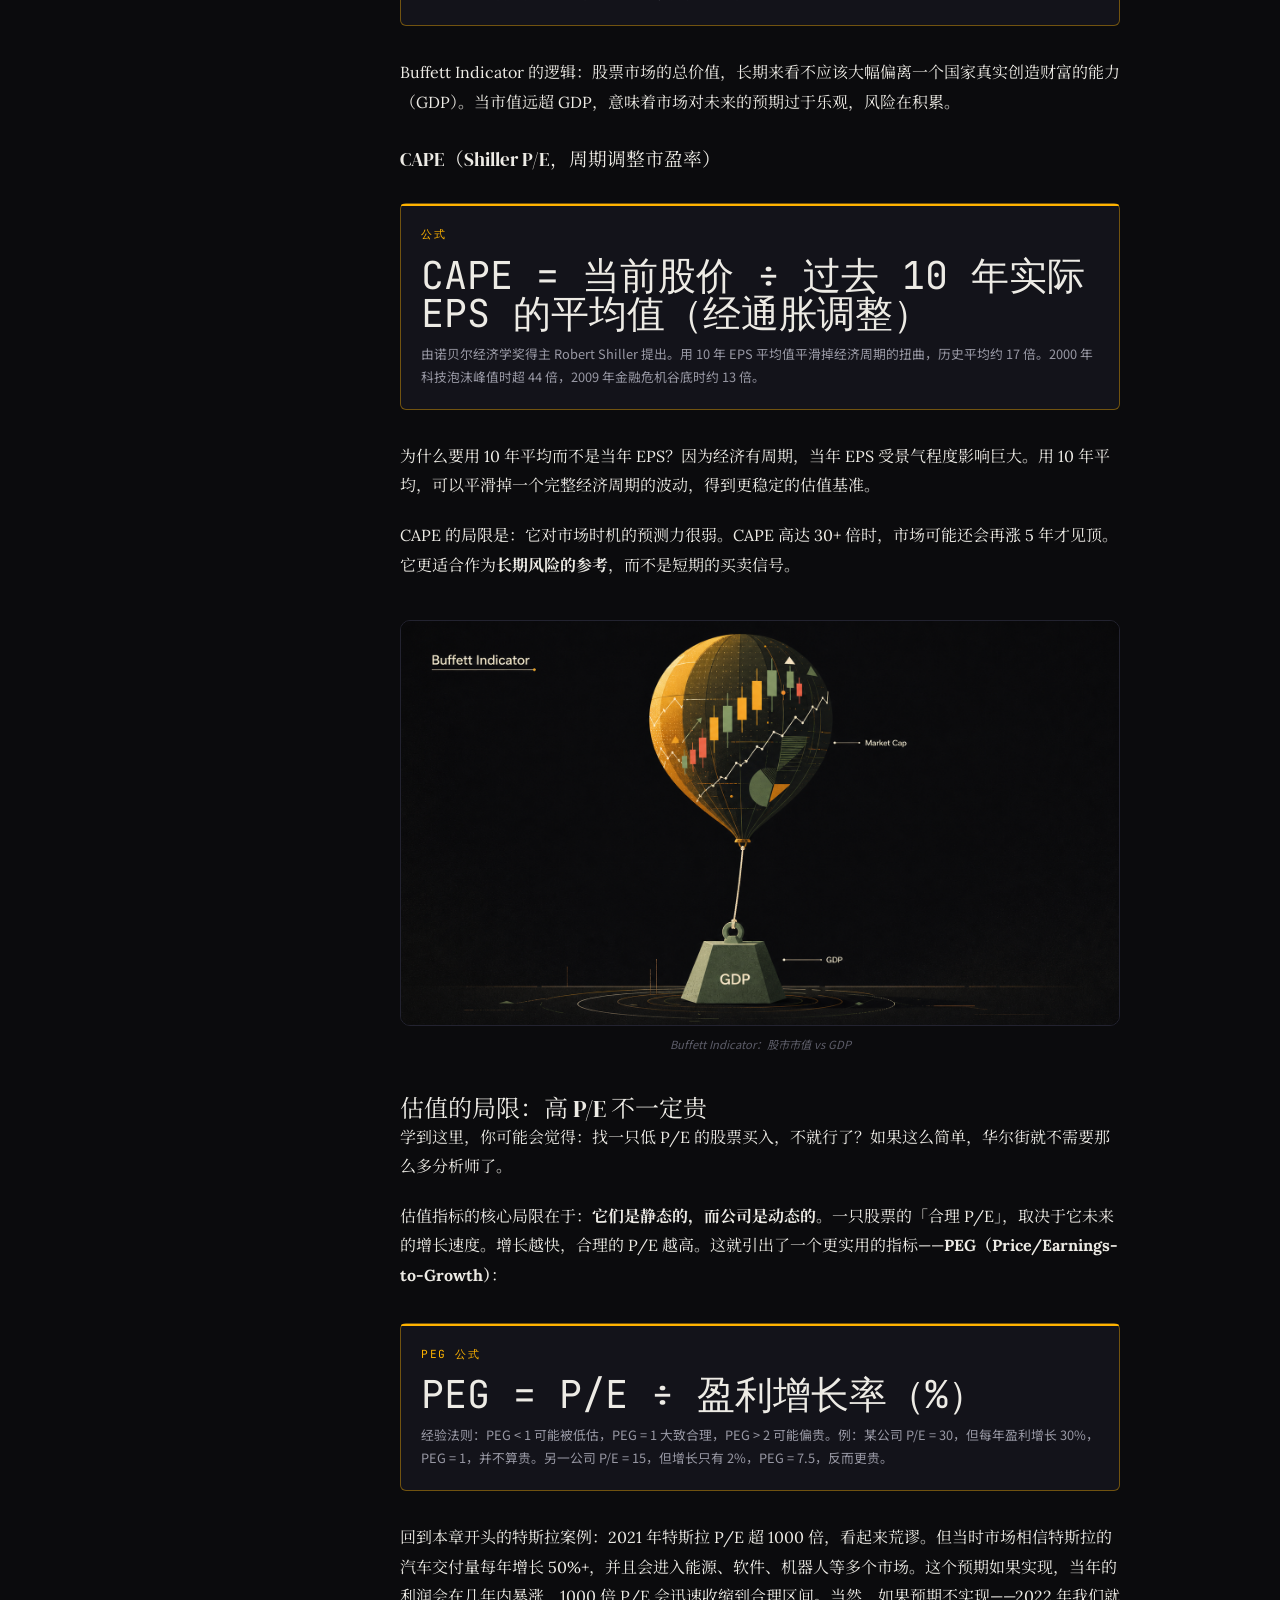
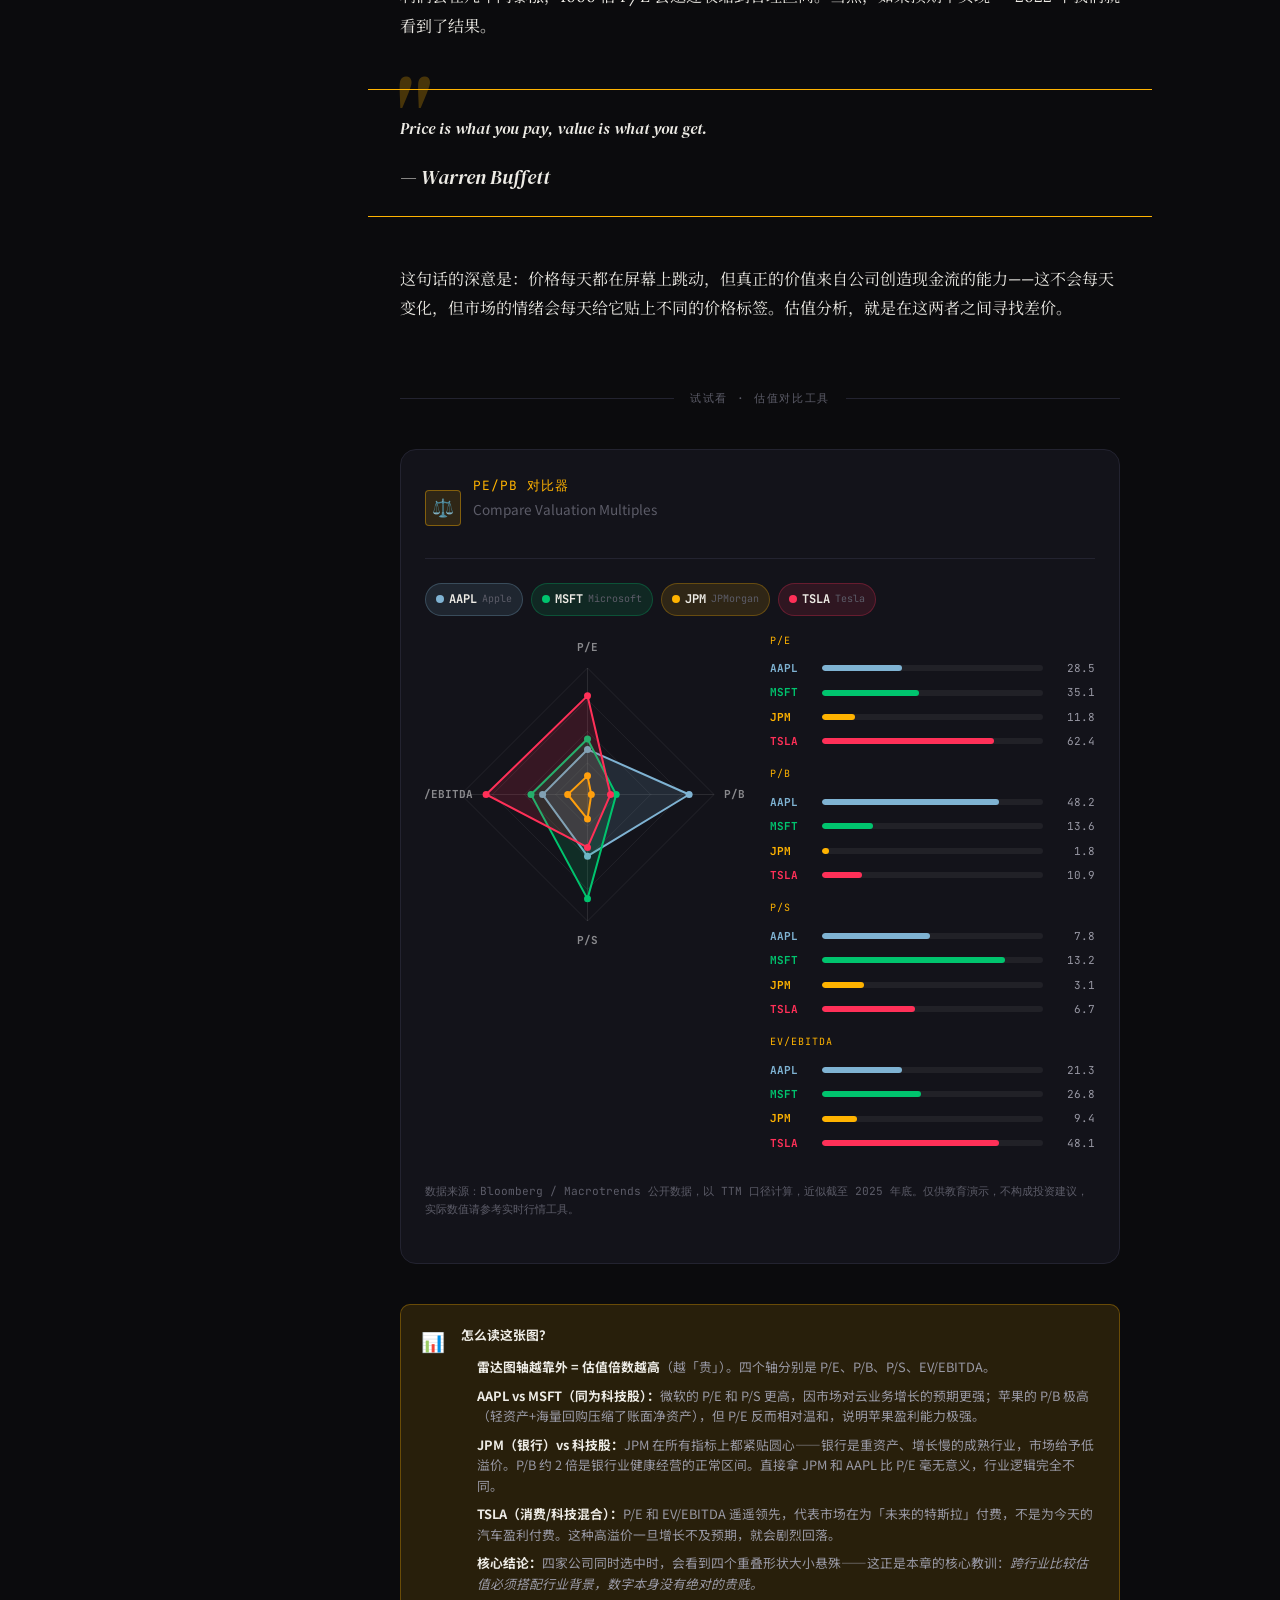
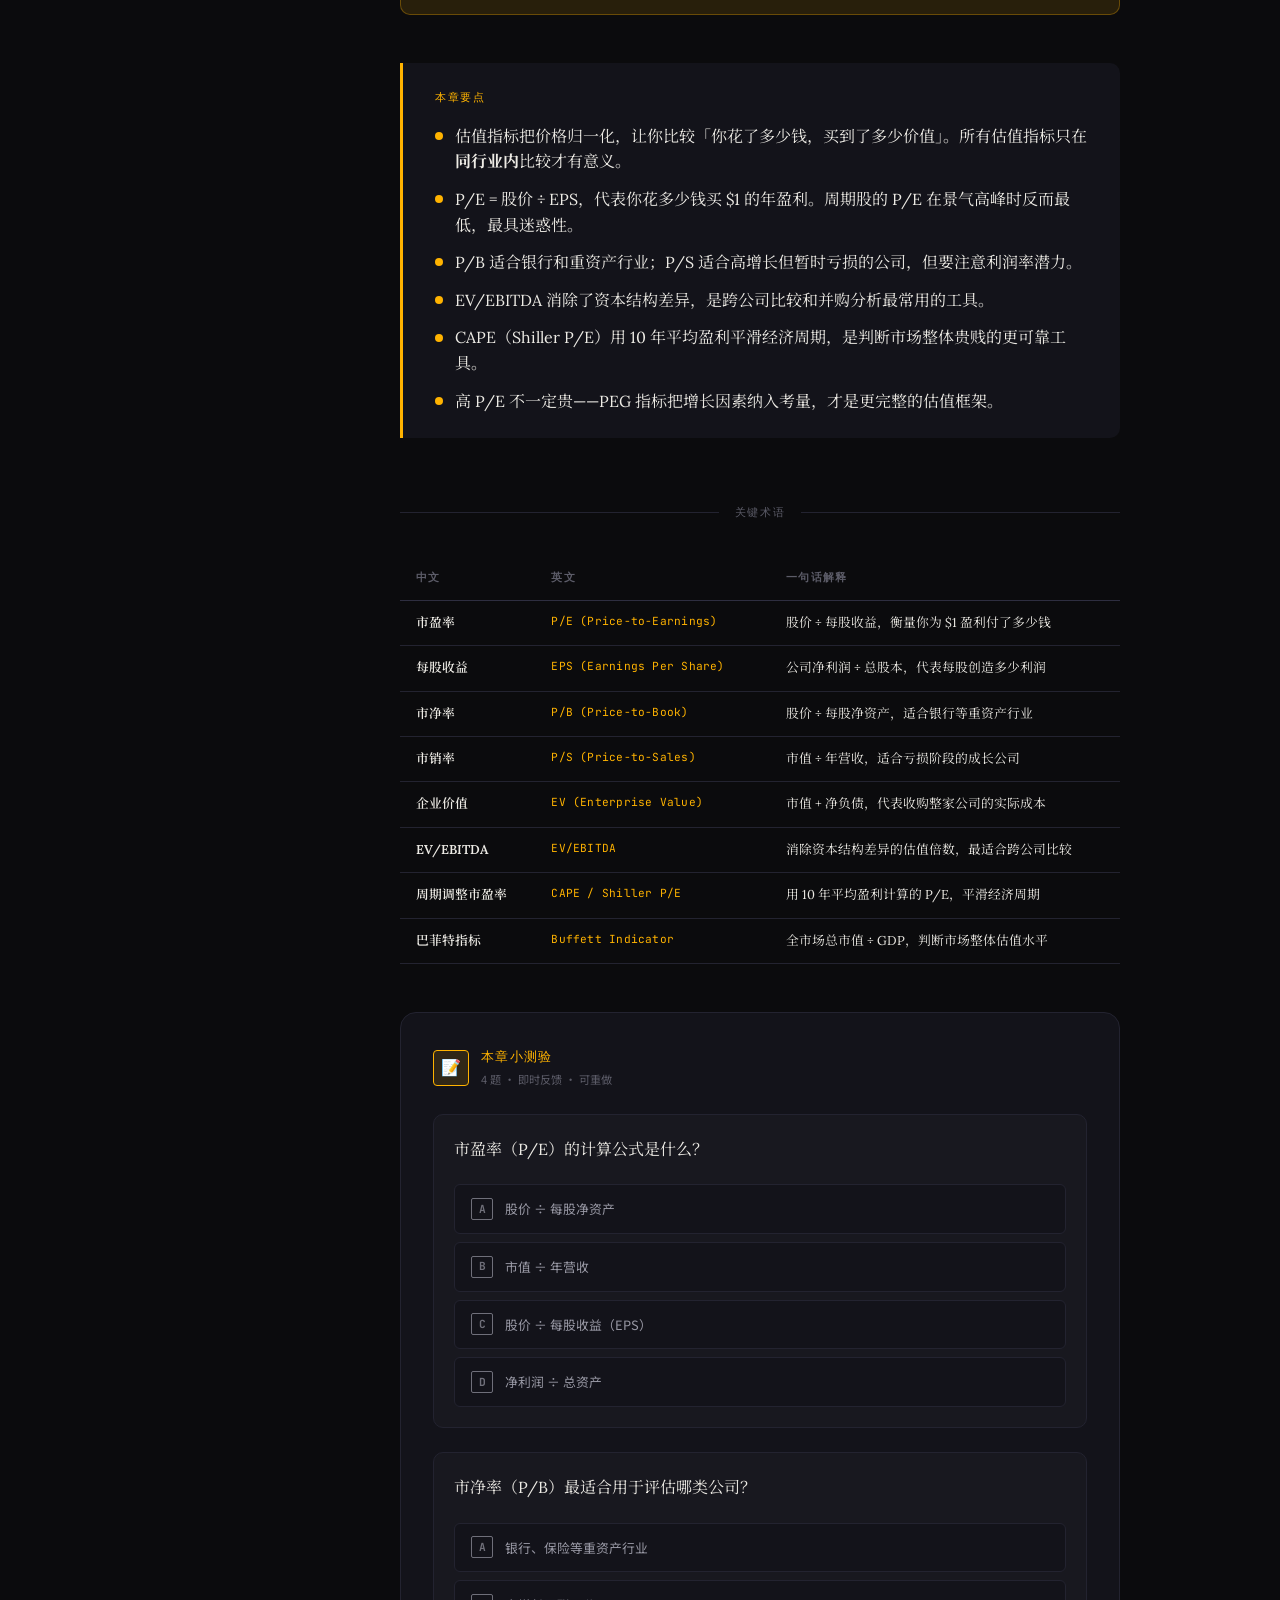
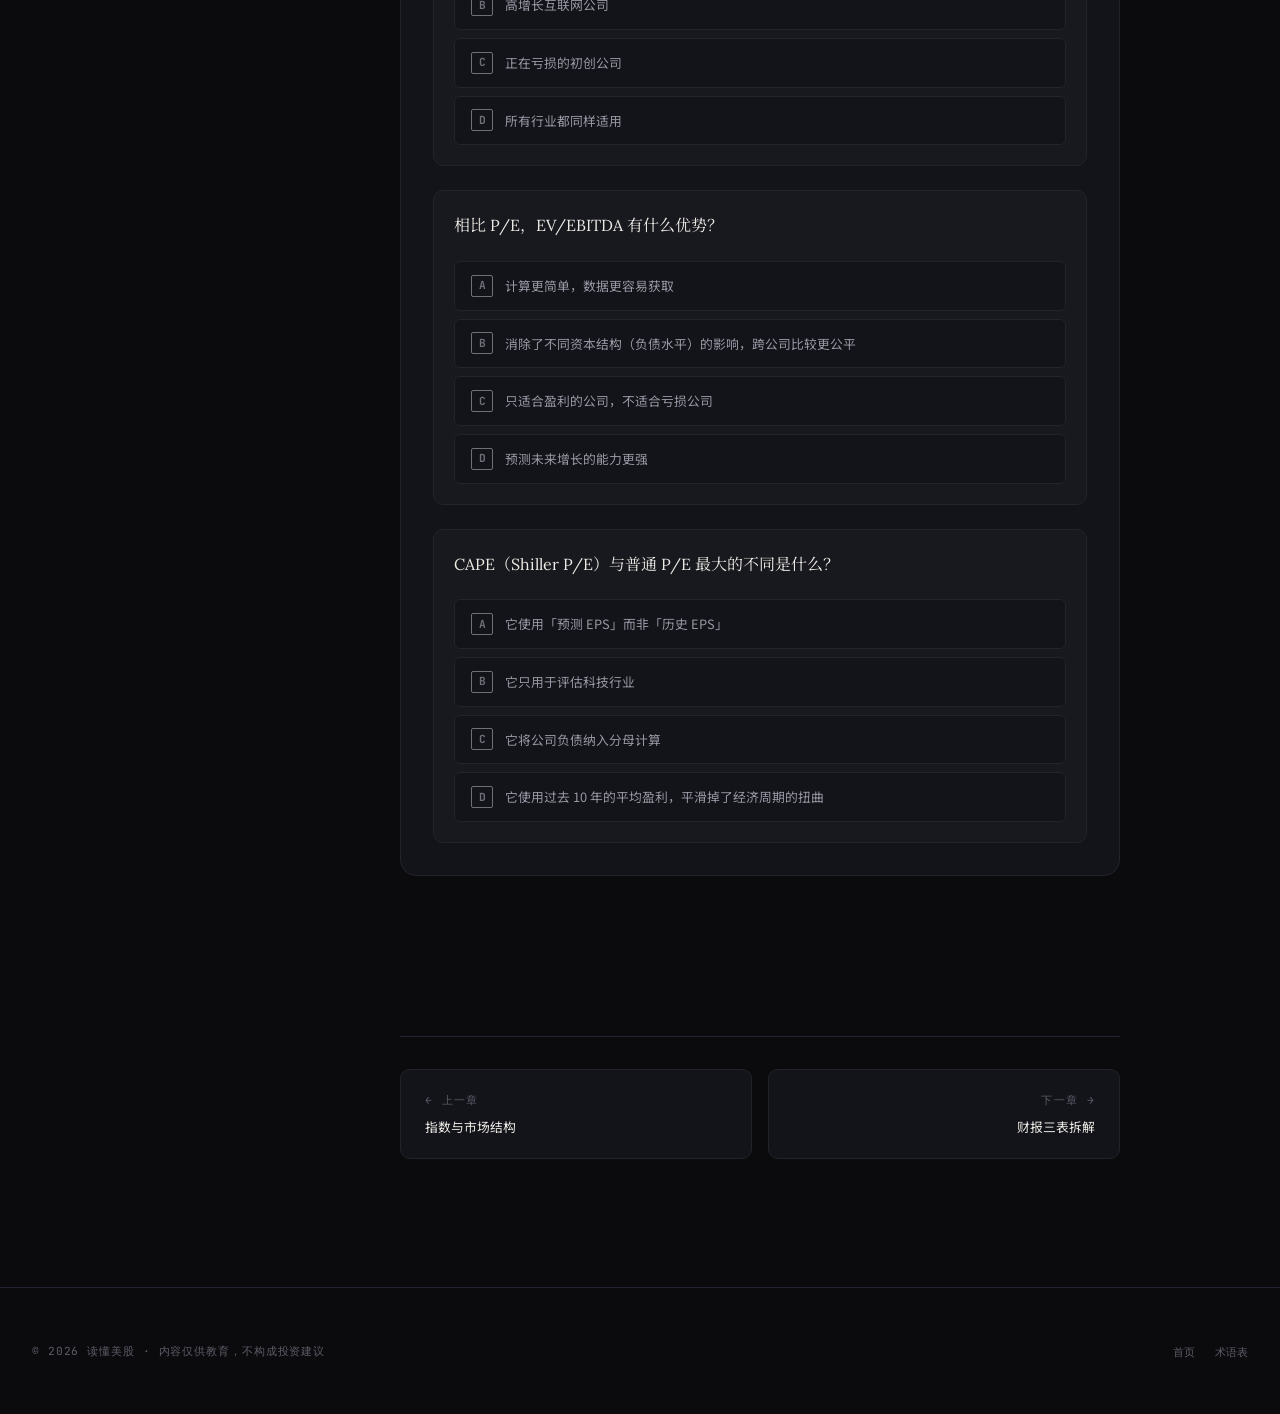
<file: chapters/03-valuation.html>
<!DOCTYPE html>
<html lang="zh-CN">
<head>
  <meta charset="UTF-8">
  <meta name="viewport" content="width=device-width, initial-scale=1.0">
  <meta name="description" content="美股第三章：估值指标全解——市盈率 P/E、市净率 P/B、市销率 P/S、EV/EBITDA、CAPE 和 Buffett Indicator，用 PE/PB 对比工具直观理解相对估值。">
  <meta name="base-url" content="../">
  <title>第 03 章：估值指标 · 读懂美股</title>  <meta property="og:title" content="第 03 章：估值指标 · 读懂美股">  <meta property="og:description" content="美股从入门到期权的完整中文教程，通俗易懂，含8个互动工具。">  <meta property="og:type" content="article">  <meta property="og:image" content="../assets/images/ch03-hero.png">  <meta name="twitter:card" content="summary_large_image">  <link rel="icon" type="image/svg+xml" href="../assets/images/favicon.svg">
  <link rel="preconnect" href="https://fonts.googleapis.com">
  <link rel="preconnect" href="https://fonts.gstatic.com" crossorigin>
  <link href="https://fonts.googleapis.com/css2?family=DM+Serif+Display:ital@0;1&family=Lora:ital,wght@0,400;0,600;0,700;1,400&family=JetBrains+Mono:wght@400;500&family=Noto+Serif+SC:wght@400;600&family=Noto+Sans+SC:wght@400;500&display=swap" rel="stylesheet">
  <script>(function(){var t=localStorage.getItem('usstock-theme')||'dark';document.documentElement.setAttribute('data-theme',t==='paper'?'paper':'');})();</script>
  <link rel="stylesheet" href="../assets/css/reset.css">
  <link rel="stylesheet" href="../assets/css/tokens.css">
  <link rel="stylesheet" href="../assets/css/typography.css">
  <link rel="stylesheet" href="../assets/css/layout.css">
  <link rel="stylesheet" href="../assets/css/components.css">
  <link rel="stylesheet" href="../assets/css/tools.css">
  <link rel="stylesheet" href="../assets/css/animations.css">
</head>
<body>

<div class="reading-progress"></div>

<!-- ── Nav ── -->
<header class="site-nav">
  <div class="nav-inner">
    <a href="../index.html" class="nav-logo">
      <span class="nav-logo-mark">US</span>
      读懂美股
    </a>
    <nav>
      <ul class="nav-links">
        <li><a href="../index.html">首页</a></li>
        <li><a href="03-valuation.html" class="active">第 03 章</a></li>
        <li><a href="../glossary.html">术语表</a></li>
      </ul>
    </nav>
    <div class="nav-actions">
      <button class="mobile-menu-btn" aria-label="打开目录" aria-expanded="false">
        <svg viewBox="0 0 20 20" fill="none" stroke="currentColor" stroke-width="1.8" width="18" height="18"><line x1="3" y1="5" x2="17" y2="5"/><line x1="3" y1="10" x2="17" y2="10"/><line x1="3" y1="15" x2="17" y2="15"/></svg>
      </button>
      <button class="theme-toggle" aria-label="切换主题">
        <svg viewBox="0 0 24 24" fill="none" stroke="currentColor" stroke-width="1.8" width="16" height="16"><circle cx="12" cy="12" r="5"/><line x1="12" y1="1" x2="12" y2="3"/><line x1="12" y1="21" x2="12" y2="23"/><line x1="4.22" y1="4.22" x2="5.64" y2="5.64"/><line x1="18.36" y1="18.36" x2="19.78" y2="19.78"/><line x1="1" y1="12" x2="3" y2="12"/><line x1="21" y1="12" x2="23" y2="12"/><line x1="4.22" y1="19.78" x2="5.64" y2="18.36"/><line x1="18.36" y1="5.64" x2="19.78" y2="4.22"/></svg>
      </button>
    </div>
  </div>
</header>

<!-- ── Chapter Layout ── -->
<div class="chapter-layout">

  <!-- Sidebar -->
  <aside class="chapter-sidebar">
    <p class="sidebar-nav-label">所有章节</p>
    <ul class="sidebar-chapter-list">
      <li><a href="01-getting-started.html"><span class="sidebar-chapter-num">01</span>开户与市场入门<span class="sidebar-progress-dot"></span></a></li>
      <li><a href="02-market-structure.html"><span class="sidebar-chapter-num">02</span>指数与市场结构<span class="sidebar-progress-dot"></span></a></li>
      <li><a href="03-valuation.html" class="active"><span class="sidebar-chapter-num">03</span>估值指标<span class="sidebar-progress-dot"></span></a></li>
      <li><a href="04-financials.html"><span class="sidebar-chapter-num">04</span>财报三表拆解<span class="sidebar-progress-dot"></span></a></li>
      <li><a href="05-technical.html"><span class="sidebar-chapter-num">05</span>K线与技术分析<span class="sidebar-progress-dot"></span></a></li>
      <li><a href="06-sectors-macro.html"><span class="sidebar-chapter-num">06</span>板块轮动与宏观<span class="sidebar-progress-dot"></span></a></li>
      <li><a href="07-options-basics.html"><span class="sidebar-chapter-num">07</span>期权原理与希腊<span class="sidebar-progress-dot"></span></a></li>
      <li><a href="08-options-strategies.html"><span class="sidebar-chapter-num">08</span>期权策略实战<span class="sidebar-progress-dot"></span></a></li>
      <li><a href="09-risk-psychology.html"><span class="sidebar-chapter-num">09</span>风控与心理<span class="sidebar-progress-dot"></span></a></li>
      <li><a href="10-case-studies.html"><span class="sidebar-chapter-num">10</span>三个案例复盘<span class="sidebar-progress-dot"></span></a></li>
    </ul>
  </aside>

  <!-- Main Content -->
  <main class="chapter-content">

    <!-- Hero -->
    <div class="chapter-hero">
      <img src="../assets/images/ch03-hero.png" alt="" loading="lazy" class="ken-burns" onerror="this.style.display='none'">
    <div class="chapter-hero-placeholder">
        <div class="chapter-hero-overlay">
          <span class="chapter-kicker">Chapter 03 · Valuation Metrics</span>
          <h1 class="hero-title">估值指标</h1>
        </div>
      </div>
    </div>

    <article class="prose">

      <!-- Lead -->
      <p class="lead">2021 年，特斯拉的市盈率（P/E）一度超过 1000 倍。按这个逻辑，买一块钱的特斯拉年盈利，你要付 1000 块。它值吗？要回答这个问题，你需要一套衡量价值的工具——这就是<em>估值指标</em>。</p>

      <!-- ── Section 1 ── -->
      <h2 id="s1">为什么要学估值：贵不贵，是个相对概念</h2>

      <p>「这只股票贵不贵？」——这是每个投资者都想知道的问题，也是最难直接回答的问题。</p>

      <p>一只价格 $5 的股票可能很贵，一只价格 $500 的股票可能很便宜。价格本身什么都说明不了。你需要把价格和某个基本面数据挂钩——比较的是<strong>你花了多少钱，买到了多少「东西」</strong>。</p>

      <p>举个生活中的例子：同样是一套房子，你不会只看总价，你还会看「每平方米多少钱」。每平方米单价，才是跨越地段、面积的可比指标。估值指标做的事情完全一样——把股价「归一化」到一个可以横向比较的维度。</p>

      <div class="callout callout-warning">
        <span class="callout-icon">⚠️</span>
        <div class="callout-body"><strong>核心警告：</strong>所有估值指标都<strong>只在同行业内比较才有意义</strong>。科技公司 P/E 普遍高于银行股，这不代表科技公司一定更贵——它代表市场对科技公司未来增长的预期更高。跨行业比较 P/E，就像比较北京每平米单价和三线城市，不是没意义，但结论需要谨慎。</div>
      </div>

      <!-- ── Section 2 ── -->
      <h2 id="s2">市盈率 P/E：最常用也最容易误用</h2>

      <p><strong>市盈率（Price-to-Earnings Ratio，P/E）</strong>是最广为人知的估值指标，也是被误用最多的。</p>

      <p>理解它的最好方式是这个比喻：假设你考虑买下一家街角小店，这家店一年能净赚 10 万元。你愿意花多少钱买下它？如果你出价 200 万，那你就是以「20 倍 P/E」买入——意味着不考虑增长的情况下，你需要 20 年才能回本。</p>

      <div class="data-card">
        <div class="data-card-label">公式</div>
        <div class="data-card-value">P/E = 股价（Price）÷ 每股收益（EPS）</div>
        <div class="data-card-sub">例：苹果股价 $300，每股盈利（EPS）$7.50，则 P/E = 300 ÷ 7.50 = 40 倍。你花 $40 买到苹果每年 $1 的盈利能力。</div>
      </div>

      <p>P/E 有三种常见版本，对应国内财经平台上常见的「静态/动态/TTM」叫法：</p>

      <div class="stat-grid" style="margin: var(--sp-4) 0 var(--sp-6);">
        <div class="stat-item">
          <div class="stat-label">静态 P/E</div>
          <div class="stat-value" style="font-size: var(--ts-md);">上一完整财年</div>
          <div style="font-size: var(--ts-sm); font-family: var(--font-sans); color: var(--ink-secondary); margin-top: var(--sp-2); line-height: 1.6;">用上一个会计年度的年度 EPS 计算。数据稳定但可能已经过时一年，在非财报季参考意义最弱。</div>
        </div>
        <div class="stat-item">
          <div class="stat-label">TTM（Trailing Twelve Months）</div>
          <div class="stat-value" style="font-size: var(--ts-md);">过去滚动 12 个月</div>
          <div style="font-size: var(--ts-sm); font-family: var(--font-sans); color: var(--ink-secondary); margin-top: var(--sp-2); line-height: 1.6;">把最近四个季度的实际 EPS 相加。比静态更及时，是大多数财经网站的默认标准，也是本章提到的 Trailing P/E。</div>
        </div>
        <div class="stat-item">
          <div class="stat-label">动态 P/E（Forward P/E）</div>
          <div class="stat-value" style="font-size: var(--ts-md);">未来 12 个月预测</div>
          <div style="font-size: var(--ts-sm); font-family: var(--font-sans); color: var(--ink-secondary); margin-top: var(--sp-2); line-height: 1.6;">用分析师共识预期的未来 12 个月 EPS 计算。最前瞻，但准确性依赖预测质量，财报季容易大幅修正。</div>
        </div>
      </div>

      <p>三者关系：动态 P/E 通常最低（用未来盈利除，分母最大），静态 P/E 最高，TTM 居中。比较两家公司时，<strong>一定要用同一种口径</strong>，否则很容易得出错误结论。</p>

      <p>不同类型的公司，「正常」的 P/E 范围差异很大：</p>

      <div class="stat-grid">
        <div class="stat-item">
          <div class="stat-label">成熟蓝筹股</div>
          <div class="stat-value">10–20×</div>
          <div style="font-size: var(--ts-sm); font-family: var(--font-sans); color: var(--ink-secondary); margin-top: var(--sp-2); line-height: 1.6;">如可口可乐、强生、沃尔玛。增长稳定但慢，市场给的溢价有限。</div>
        </div>
        <div class="stat-item">
          <div class="stat-label">大型科技股</div>
          <div class="stat-value">25–40×</div>
          <div style="font-size: var(--ts-sm); font-family: var(--font-sans); color: var(--ink-secondary); margin-top: var(--sp-2); line-height: 1.6;">如苹果、谷歌、微软。盈利强劲，增长预期高，市场愿意付出更高溢价。</div>
        </div>
        <div class="stat-item">
          <div class="stat-label">高增长科技</div>
          <div class="stat-value">50–200×</div>
          <div style="font-size: var(--ts-sm); font-family: var(--font-sans); color: var(--ink-secondary); margin-top: var(--sp-2); line-height: 1.6;">如早期 Salesforce、Snowflake。当下盈利少，但市场预期未来盈利会爆发式增长。</div>
        </div>
        <div class="stat-item">
          <div class="stat-label">周期性行业</div>
          <div class="stat-value">变化剧烈</div>
          <div style="font-size: var(--ts-sm); font-family: var(--font-sans); color: var(--ink-secondary); margin-top: var(--sp-2); line-height: 1.6;">如钢铁、航运、石油。景气时 EPS 高 P/E 反而低；萧条时 EPS 低 P/E 反而高——信号完全相反。</div>
        </div>
      </div>

      <p>周期性行业是 P/E 最容易误导你的地方。以航运公司为例：2021 年集装箱运费爆涨，某航运公司当年 EPS 是 $20，股价 $60，P/E 只有 3 倍，看起来「极度便宜」。但这 $20 的 EPS 是行业景气高峰的一次性收益，2022 年运费暴跌后 EPS 回落到 $2，股价也随之崩塌。用景气高峰的 P/E 来判断「便宜」，结果是追顶。</p>

      <!-- ── Section 3 ── -->
      <figure class="chapter-figure reveal">
        <img src="../assets/images/ch03-inline-1.png" alt="市盈率 = 股价 ÷ 每股收益" loading="lazy" onerror="this.style.display='none'">
        <figcaption>市盈率 = 股价 ÷ 每股收益</figcaption>
      </figure>

      <h2 id="s3">市净率 P/B 和市销率 P/S</h2>

      <p>P/E 的前提是公司有盈利——对于亏损的公司，P/E 没有意义（负数）。这时候就需要其他指标。</p>

      <h3 style="margin: var(--sp-8) 0 var(--sp-4);">市净率 P/B（Price-to-Book Ratio）</h3>

      <div class="data-card">
        <div class="data-card-label">公式</div>
        <div class="data-card-value">P/B = 股价 ÷ 每股净资产（Book Value Per Share）</div>
        <div class="data-card-sub">净资产 = 总资产 − 总负债，即股东权益。P/B = 1 意味着你以「账面价值」买入，P/B &lt; 1 意味着市场认为公司资产比账面估计的还不值钱。</div>
      </div>

      <p>P/B 适合哪类公司？最适合<strong>银行、保险、地产</strong>等资产重型行业——这些公司的核心价值体现在资产负债表上（贷款组合、不动产、投资组合），用净资产来锚定价值是合理的。</p>

      <p>P/B 不适合哪类？<strong>轻资产科技公司</strong>。谷歌的核心资产是搜索算法和工程师团队，这些在资产负债表上几乎不体现，账面净资产大幅低估了公司真实价值，P/B 会显得极高，但这不意味着「贵」。</p>

      <h3 style="margin: var(--sp-8) 0 var(--sp-4);">市销率 P/S（Price-to-Sales Ratio）</h3>

      <div class="data-card">
        <div class="data-card-label">公式</div>
        <div class="data-card-value">P/S = 市值 ÷ 年营收（或 股价 ÷ 每股营收）</div>
        <div class="data-card-sub">P/S 的分母是营收，而不是利润，因此适用于亏损阶段的成长公司。P/S = 10 意味着你花 $10 买 $1 的年营收。</div>
      </div>

      <p>P/S 在 2015–2021 年的 SaaS（软件即服务）热潮中被广泛使用。很多云软件公司烧钱扩张、尚未盈利，P/E 无意义，分析师用 P/S 来比较估值。然而 2022 年加息周期中，这些高 P/S 公司遭到了最惨烈的杀跌——从 P/S 30–50 倍跌回 5–10 倍，股价普遍腰斩到三折。</p>

      <p>P/S 的使用要配合一个关键前提：<strong>公司的商业模式要有足够高的利润率潜力</strong>。营收没有意义，如果永远转化不成利润的话。</p>

      <!-- ── Section 4 ── -->
      <h2 id="s4">EV/EBITDA：更公平的跨公司比较</h2>

      <p>当你比较两家同行业公司的估值，P/E 有一个隐藏问题：<strong>它会被不同的资本结构扭曲</strong>。</p>

      <p>举个例子：A 公司零负债，B 公司负债累累。B 公司每年要支付大量利息，导致净利润被压低，P/E 反而「显得」更高，像是更贵。但这不公平——两家公司的经营能力可能完全一样，只是融资方式不同。</p>

      <p><strong data-term="EV/EBITDA">EV/EBITDA</strong> 解决了这个问题：</p>

      <div class="data-card">
        <div class="data-card-label">两个公式</div>
        <div class="data-card-value">EV = 市值 + 净负债（总负债 − 现金）</div>
        <div class="data-card-sub">EBITDA = 息税折旧摊销前利润（Earnings Before Interest, Taxes, Depreciation &amp; Amortization）。EV/EBITDA 在比较时「消除」了资本结构差异，是并购分析和行业比较最常用的指标。制造业正常范围 6–12 倍，科技行业 15–30 倍。</div>
      </div>

      <p>EBITDA 通俗理解：把利息支出、所得税、折旧、摊销都加回来，得到的是公司「纯经营层面赚了多少钱」，不受融资方式和会计政策影响。</p>

      <p>EV（企业价值）则代表「如果你要完整收购这家公司，真正要付出多少」。你买下它，不仅要支付股票市价（市值），还要承接它的债务，但可以拿走它的现金——这就是 EV 的计算逻辑。</p>

      <div class="callout callout-tip">
        <span class="callout-icon">💡</span>
        <div class="callout-body"><strong>实战场景：</strong>当你对比两家同行业公司时，先看 EV/EBITDA，再用 P/E 验证。如果 P/E 差异很大但 EV/EBITDA 接近，差异很可能来自资本结构而非经营能力。这种洞察帮你避免被表面数字误导。</div>
      </div>

      <!-- ── Section 5 ── -->
      <h2 id="s5">Buffett Indicator 和 CAPE：宏观视角</h2>

      <p>以上指标都是针对单一公司的微观估值。有时候你需要从宏观角度判断：整个市场是便宜还是贵？</p>

      <h3 style="margin: var(--sp-8) 0 var(--sp-4);">Buffett Indicator（巴菲特指标）</h3>

      <div class="data-card">
        <div class="data-card-label">公式</div>
        <div class="data-card-value">Buffett Indicator = 全市场总市值 ÷ GDP</div>
        <div class="data-card-sub">巴菲特曾说这是他「判断市场整体估值最好的单一指标」。历史上，该比率在 75%–90% 时市场偏便宜，超过 150% 则偏贵。2021 年高峰时该指标曾超过 200%，随后 2022 年美股大跌。</div>
      </div>

      <p>Buffett Indicator 的逻辑：股票市场的总价值，长期来看不应该大幅偏离一个国家真实创造财富的能力（GDP）。当市值远超 GDP，意味着市场对未来的预期过于乐观，风险在积累。</p>

      <h3 style="margin: var(--sp-8) 0 var(--sp-4);">CAPE（Shiller P/E，周期调整市盈率）</h3>

      <div class="data-card">
        <div class="data-card-label">公式</div>
        <div class="data-card-value">CAPE = 当前股价 ÷ 过去 10 年实际 EPS 的平均值（经通胀调整）</div>
        <div class="data-card-sub">由诺贝尔经济学奖得主 Robert Shiller 提出。用 10 年 EPS 平均值平滑掉经济周期的扭曲，历史平均约 17 倍。2000 年科技泡沫峰值时超 44 倍，2009 年金融危机谷底时约 13 倍。</div>
      </div>

      <p>为什么要用 10 年平均而不是当年 EPS？因为经济有周期，当年 EPS 受景气程度影响巨大。用 10 年平均，可以平滑掉一个完整经济周期的波动，得到更稳定的估值基准。</p>

      <p>CAPE 的局限是：它对市场时机的预测力很弱。CAPE 高达 30+ 倍时，市场可能还会再涨 5 年才见顶。它更适合作为<strong>长期风险的参考</strong>，而不是短期的买卖信号。</p>

      <!-- ── Section 6 ── -->
      <figure class="chapter-figure reveal">
        <img src="../assets/images/ch03-inline-2.png" alt="Buffett Indicator：股市市值 vs GDP" loading="lazy" onerror="this.style.display='none'">
        <figcaption>Buffett Indicator：股市市值 vs GDP</figcaption>
      </figure>

      <h2 id="s6">估值的局限：高 P/E 不一定贵</h2>

      <p>学到这里，你可能会觉得：找一只低 P/E 的股票买入，不就行了？如果这么简单，华尔街就不需要那么多分析师了。</p>

      <p>估值指标的核心局限在于：<strong>它们是静态的，而公司是动态的</strong>。一只股票的「合理 P/E」，取决于它未来的增长速度。增长越快，合理的 P/E 越高。这就引出了一个更实用的指标——<strong>PEG（Price/Earnings-to-Growth）</strong>：</p>

      <div class="data-card">
        <div class="data-card-label">PEG 公式</div>
        <div class="data-card-value">PEG = P/E ÷ 盈利增长率（%）</div>
        <div class="data-card-sub">经验法则：PEG &lt; 1 可能被低估，PEG = 1 大致合理，PEG &gt; 2 可能偏贵。例：某公司 P/E = 30，但每年盈利增长 30%，PEG = 1，并不算贵。另一公司 P/E = 15，但增长只有 2%，PEG = 7.5，反而更贵。</div>
      </div>

      <p>回到本章开头的特斯拉案例：2021 年特斯拉 P/E 超 1000 倍，看起来荒谬。但当时市场相信特斯拉的汽车交付量每年增长 50%+，并且会进入能源、软件、机器人等多个市场。这个预期如果实现，当年的利润会在几年内暴涨，1000 倍 P/E 会迅速收缩到合理区间。当然，如果预期不实现——2022 年我们就看到了结果。</p>

      <div class="pull-quote">
        <p>Price is what you pay, value is what you get.</p>
        <cite>— Warren Buffett</cite>
      </div>

      <p>这句话的深意是：价格每天都在屏幕上跳动，但真正的价值来自公司创造现金流的能力——这不会每天变化，但市场的情绪会每天给它贴上不同的价格标签。估值分析，就是在这两者之间寻找差价。</p>

      <!-- ── PE Comparator Tool ── -->
      <div class="section-rule"><span>试试看 · 估值对比工具</span></div>

      <div class="tool-container" id="pe-comparator">
        <div class="tool-header">
          <div class="tool-title-group">
            <div class="tool-icon">⚖️</div>
            <div>
              <div class="tool-name">PE/PB 对比器</div>
              <div class="tool-desc">Compare Valuation Multiples</div>
            </div>
          </div>
        </div>
        <!-- rest wired by JS -->
        <div id="pe-chart-area"></div>
        <p style="font-family:var(--font-mono);font-size:var(--ts-xs);color:var(--ink-muted);margin-top:var(--sp-4);line-height:1.6;">
          数据来源：Bloomberg / Macrotrends 公开数据，以 TTM 口径计算，近似截至 2025 年底。仅供教育演示，不构成投资建议，实际数值请参考实时行情工具。
        </p>
      </div>

      <div class="callout callout-tip" style="margin-top: var(--sp-6);">
        <span class="callout-icon">📊</span>
        <div class="callout-body">
          <strong>怎么读这张图？</strong>
          <ul style="margin-top:var(--sp-3);display:flex;flex-direction:column;gap:var(--sp-2);padding-left:var(--sp-4);">
            <li><strong>雷达图轴越靠外 = 估值倍数越高</strong>（越「贵」）。四个轴分别是 P/E、P/B、P/S、EV/EBITDA。</li>
            <li><strong>AAPL vs MSFT（同为科技股）：</strong>微软的 P/E 和 P/S 更高，因市场对云业务增长的预期更强；苹果的 P/B 极高（轻资产+海量回购压缩了账面净资产），但 P/E 反而相对温和，说明苹果盈利能力极强。</li>
            <li><strong>JPM（银行）vs 科技股：</strong>JPM 在所有指标上都紧贴圆心——银行是重资产、增长慢的成熟行业，市场给予低溢价。P/B 约 2 倍是银行业健康经营的正常区间。直接拿 JPM 和 AAPL 比 P/E 毫无意义，行业逻辑完全不同。</li>
            <li><strong>TSLA（消费/科技混合）：</strong>P/E 和 EV/EBITDA 遥遥领先，代表市场在为「未来的特斯拉」付费，不是为今天的汽车盈利付费。这种高溢价一旦增长不及预期，就会剧烈回落。</li>
            <li><strong>核心结论：</strong>四家公司同时选中时，会看到四个重叠形状大小悬殊——这正是本章的核心教训：<em>跨行业比较估值必须搭配行业背景，数字本身没有绝对的贵贱。</em></li>
          </ul>
        </div>
      </div>

      <!-- ── Key Takeaways ── -->
      <div class="section-key-points">
        <div class="key-points-header">本章要点</div>
        <ul class="key-points">
          <li>估值指标把价格归一化，让你比较「你花了多少钱，买到了多少价值」。所有估值指标只在<strong>同行业内</strong>比较才有意义。</li>
          <li>P/E = 股价 ÷ EPS，代表你花多少钱买 $1 的年盈利。周期股的 P/E 在景气高峰时反而最低，最具迷惑性。</li>
          <li>P/B 适合银行和重资产行业；P/S 适合高增长但暂时亏损的公司，但要注意利润率潜力。</li>
          <li>EV/EBITDA 消除了资本结构差异，是跨公司比较和并购分析最常用的工具。</li>
          <li>CAPE（Shiller P/E）用 10 年平均盈利平滑经济周期，是判断市场整体贵贱的更可靠工具。</li>
          <li>高 P/E 不一定贵——PEG 指标把增长因素纳入考量，才是更完整的估值框架。</li>
        </ul>
      </div>

      <!-- ── Glossary ── -->
      <div class="section-rule"><span>关键术语</span></div>

      <table class="glossary-table">
        <thead><tr><th>中文</th><th>英文</th><th>一句话解释</th></tr></thead>
        <tbody>
          <tr><td>市盈率</td><td class="en-term">P/E (Price-to-Earnings)</td><td>股价 ÷ 每股收益，衡量你为 $1 盈利付了多少钱</td></tr>
          <tr><td>每股收益</td><td class="en-term">EPS (Earnings Per Share)</td><td>公司净利润 ÷ 总股本，代表每股创造多少利润</td></tr>
          <tr><td>市净率</td><td class="en-term">P/B (Price-to-Book)</td><td>股价 ÷ 每股净资产，适合银行等重资产行业</td></tr>
          <tr><td>市销率</td><td class="en-term">P/S (Price-to-Sales)</td><td>市值 ÷ 年营收，适合亏损阶段的成长公司</td></tr>
          <tr><td>企业价值</td><td class="en-term">EV (Enterprise Value)</td><td>市值 + 净负债，代表收购整家公司的实际成本</td></tr>
          <tr><td>EV/EBITDA</td><td class="en-term">EV/EBITDA</td><td>消除资本结构差异的估值倍数，最适合跨公司比较</td></tr>
          <tr><td>周期调整市盈率</td><td class="en-term">CAPE / Shiller P/E</td><td>用 10 年平均盈利计算的 P/E，平滑经济周期</td></tr>
          <tr><td>巴菲特指标</td><td class="en-term">Buffett Indicator</td><td>全市场总市值 ÷ GDP，判断市场整体估值水平</td></tr>
        </tbody>
      </table>

      <!-- ── Quiz ── -->
      <div class="quiz-section" data-chapter="03">
        <div class="quiz-header">
          <div class="quiz-icon">📝</div>
          <div>
            <div class="quiz-title">本章小测验</div>
            <div class="quiz-subtitle">4 题 · 即时反馈 · 可重做</div>
          </div>
        </div>

        <div class="quiz-questions">

          <div class="quiz-question" data-correct="2" data-explain="P/E = 股价 ÷ 每股收益（EPS）。例如股价 $100、EPS $5，则 P/E = 20 倍，意味着你花 $20 买 $1 的年盈利能力。P/E 高不一定贵，要结合增长率看。">
            <p class="quiz-q-text">市盈率（P/E）的计算公式是什么？</p>
            <div class="quiz-options">
              <div class="quiz-option"><span class="quiz-option-letter">A</span>股价 ÷ 每股净资产</div>
              <div class="quiz-option"><span class="quiz-option-letter">B</span>市值 ÷ 年营收</div>
              <div class="quiz-option"><span class="quiz-option-letter">C</span>股价 ÷ 每股收益（EPS）</div>
              <div class="quiz-option"><span class="quiz-option-letter">D</span>净利润 ÷ 总资产</div>
            </div>
            <div class="quiz-result"></div>
          </div>

          <div class="quiz-question" data-correct="0" data-explain="P/B（市净率）最适合银行、保险、地产等重资产行业，因为这类公司的核心价值体现在资产负债表的净资产上。对于轻资产的科技公司，账面净资产大幅低估真实价值，P/B 参考意义有限。">
            <p class="quiz-q-text">市净率（P/B）最适合用于评估哪类公司？</p>
            <div class="quiz-options">
              <div class="quiz-option"><span class="quiz-option-letter">A</span>银行、保险等重资产行业</div>
              <div class="quiz-option"><span class="quiz-option-letter">B</span>高增长互联网公司</div>
              <div class="quiz-option"><span class="quiz-option-letter">C</span>正在亏损的初创公司</div>
              <div class="quiz-option"><span class="quiz-option-letter">D</span>所有行业都同样适用</div>
            </div>
            <div class="quiz-result"></div>
          </div>

          <div class="quiz-question" data-correct="1" data-explain="EV/EBITDA 的优点在于它使用企业价值（EV = 市值 + 净负债）作为分子，消除了不同资本结构的影响。两家经营能力相同但负债水平不同的公司，P/E 可能差异很大，但 EV/EBITDA 会更接近，从而实现更公平的比较。">
            <p class="quiz-q-text">相比 P/E，EV/EBITDA 有什么优势？</p>
            <div class="quiz-options">
              <div class="quiz-option"><span class="quiz-option-letter">A</span>计算更简单，数据更容易获取</div>
              <div class="quiz-option"><span class="quiz-option-letter">B</span>消除了不同资本结构（负债水平）的影响，跨公司比较更公平</div>
              <div class="quiz-option"><span class="quiz-option-letter">C</span>只适合盈利的公司，不适合亏损公司</div>
              <div class="quiz-option"><span class="quiz-option-letter">D</span>预测未来增长的能力更强</div>
            </div>
            <div class="quiz-result"></div>
          </div>

          <div class="quiz-question" data-correct="3" data-explain="CAPE（Shiller P/E）用过去 10 年经通胀调整的平均 EPS 作为分母，平滑掉了经济周期对单年盈利的扭曲。历史平均约 17 倍，远高于此则市场整体偏贵，低于此则偏便宜，但它对市场短期时机的预判能力有限。">
            <p class="quiz-q-text">CAPE（Shiller P/E）与普通 P/E 最大的不同是什么？</p>
            <div class="quiz-options">
              <div class="quiz-option"><span class="quiz-option-letter">A</span>它使用「预测 EPS」而非「历史 EPS」</div>
              <div class="quiz-option"><span class="quiz-option-letter">B</span>它只用于评估科技行业</div>
              <div class="quiz-option"><span class="quiz-option-letter">C</span>它将公司负债纳入分母计算</div>
              <div class="quiz-option"><span class="quiz-option-letter">D</span>它使用过去 10 年的平均盈利，平滑掉了经济周期的扭曲</div>
            </div>
            <div class="quiz-result"></div>
          </div>

        </div>

        <div class="quiz-score"></div>
      </div>

    </article>

    <!-- Chapter Navigation -->
    <nav class="chapter-nav-footer">
      <a href="02-market-structure.html" class="chapter-nav-btn prev" style="text-decoration:none;">
        <span class="chapter-nav-label">← 上一章</span>
        <span class="chapter-nav-title">指数与市场结构</span>
      </a>
      <a href="04-financials.html" class="chapter-nav-btn next" style="text-decoration:none;">
        <span class="chapter-nav-label">下一章 →</span>
        <span class="chapter-nav-title">财报三表拆解</span>
      </a>
    </nav>

  </main>

  <!-- Right TOC -->
  <aside class="chapter-toc">
    <p class="toc-label">本章目录</p>
    <ul class="toc-list">
      <li><a href="#s1">为什么要学估值</a></li>
      <li><a href="#s2">市盈率 P/E</a></li>
      <li><a href="#s3">P/B 与 P/S</a></li>
      <li><a href="#s4">EV/EBITDA</a></li>
      <li><a href="#s5">CAPE 与巴菲特指标</a></li>
      <li><a href="#s6">高 PE 不一定贵</a></li>
    </ul>
  </aside>

</div><!-- .chapter-layout -->

<footer class="site-footer">
  <span class="footer-copy">© 2026 读懂美股 · 内容仅供教育，不构成投资建议</span>
  <ul class="footer-links">
    <li><a href="../index.html">首页</a></li>
    <li><a href="../glossary.html">术语表</a></li>
  </ul>
</footer>

<script src="../assets/js/theme.js"></script>
<script src="../assets/js/nav.js"></script>
<script src="../assets/js/quiz.js"></script>
<script src="../assets/js/progress.js"></script>
<script src="../assets/js/tooltip.js"></script>
<script src="../assets/js/tools/pe-comparator.js"></script>
</body>
</html>
</file>
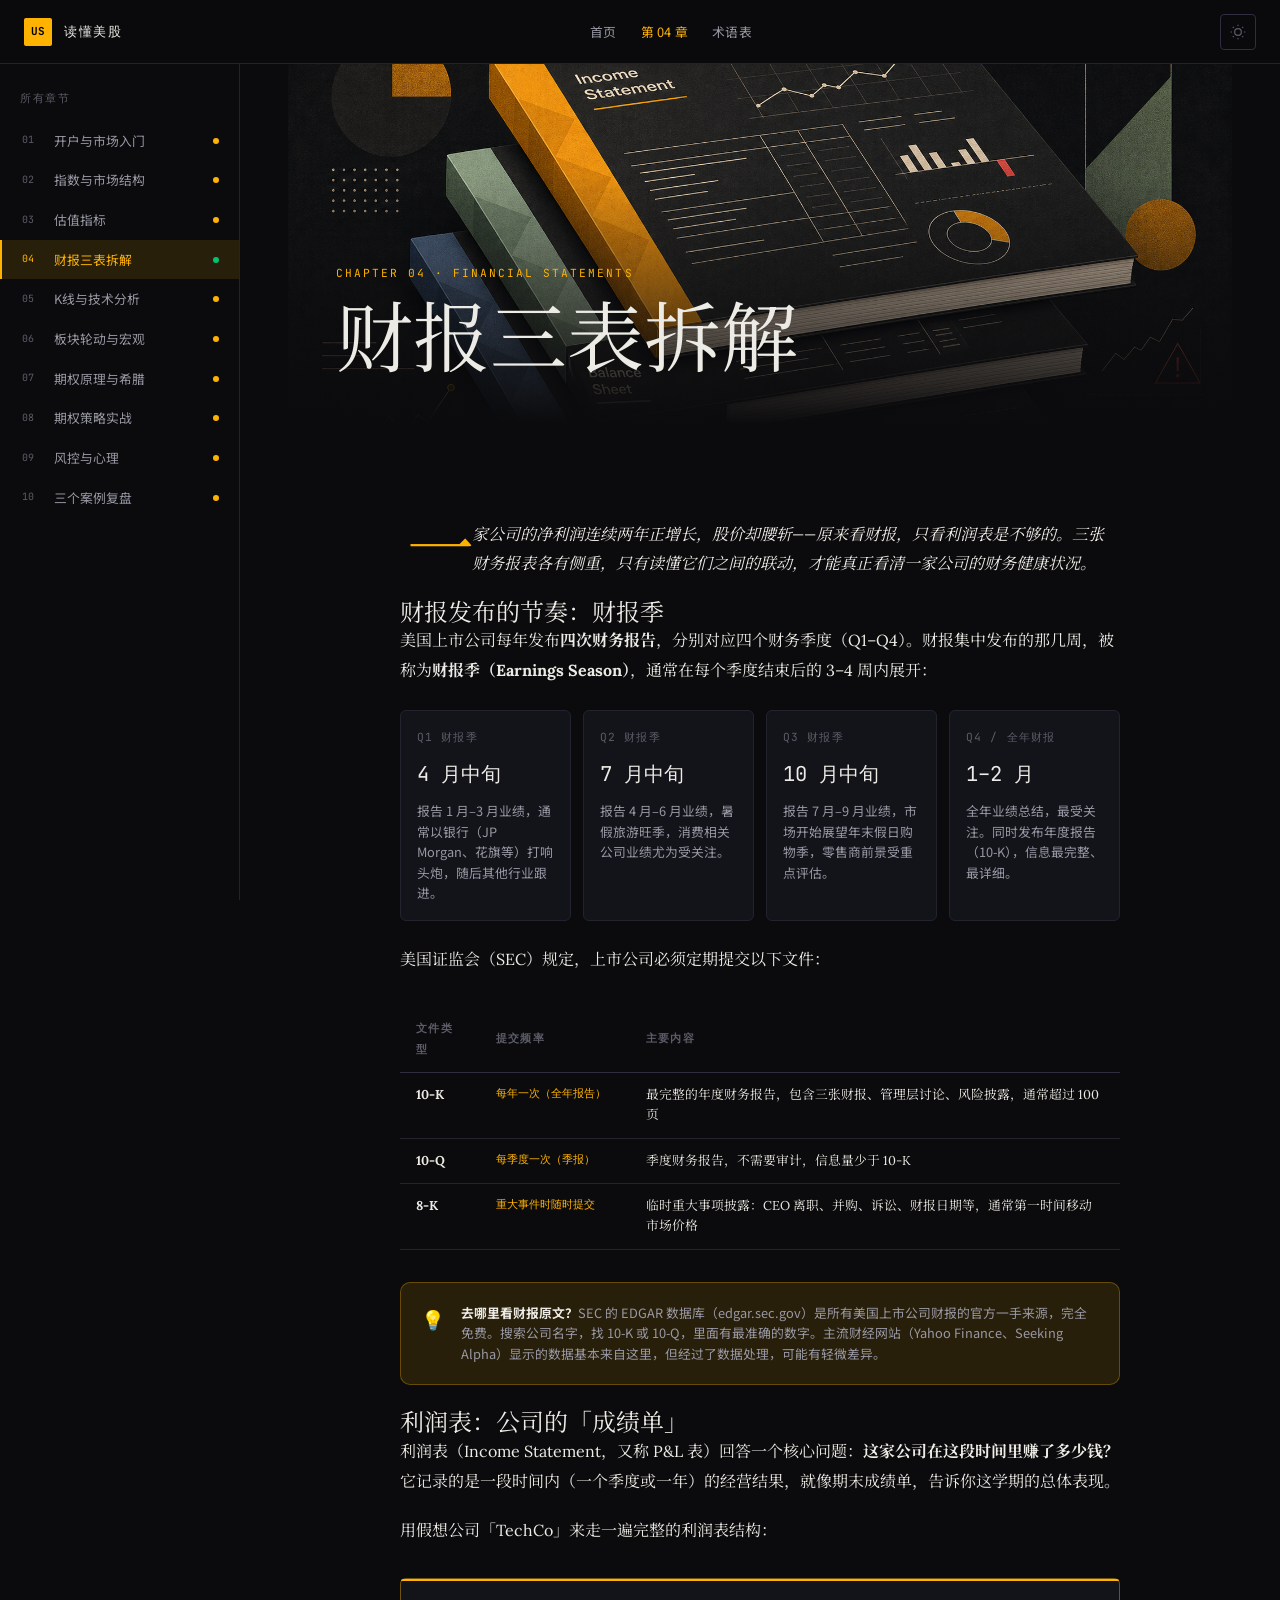
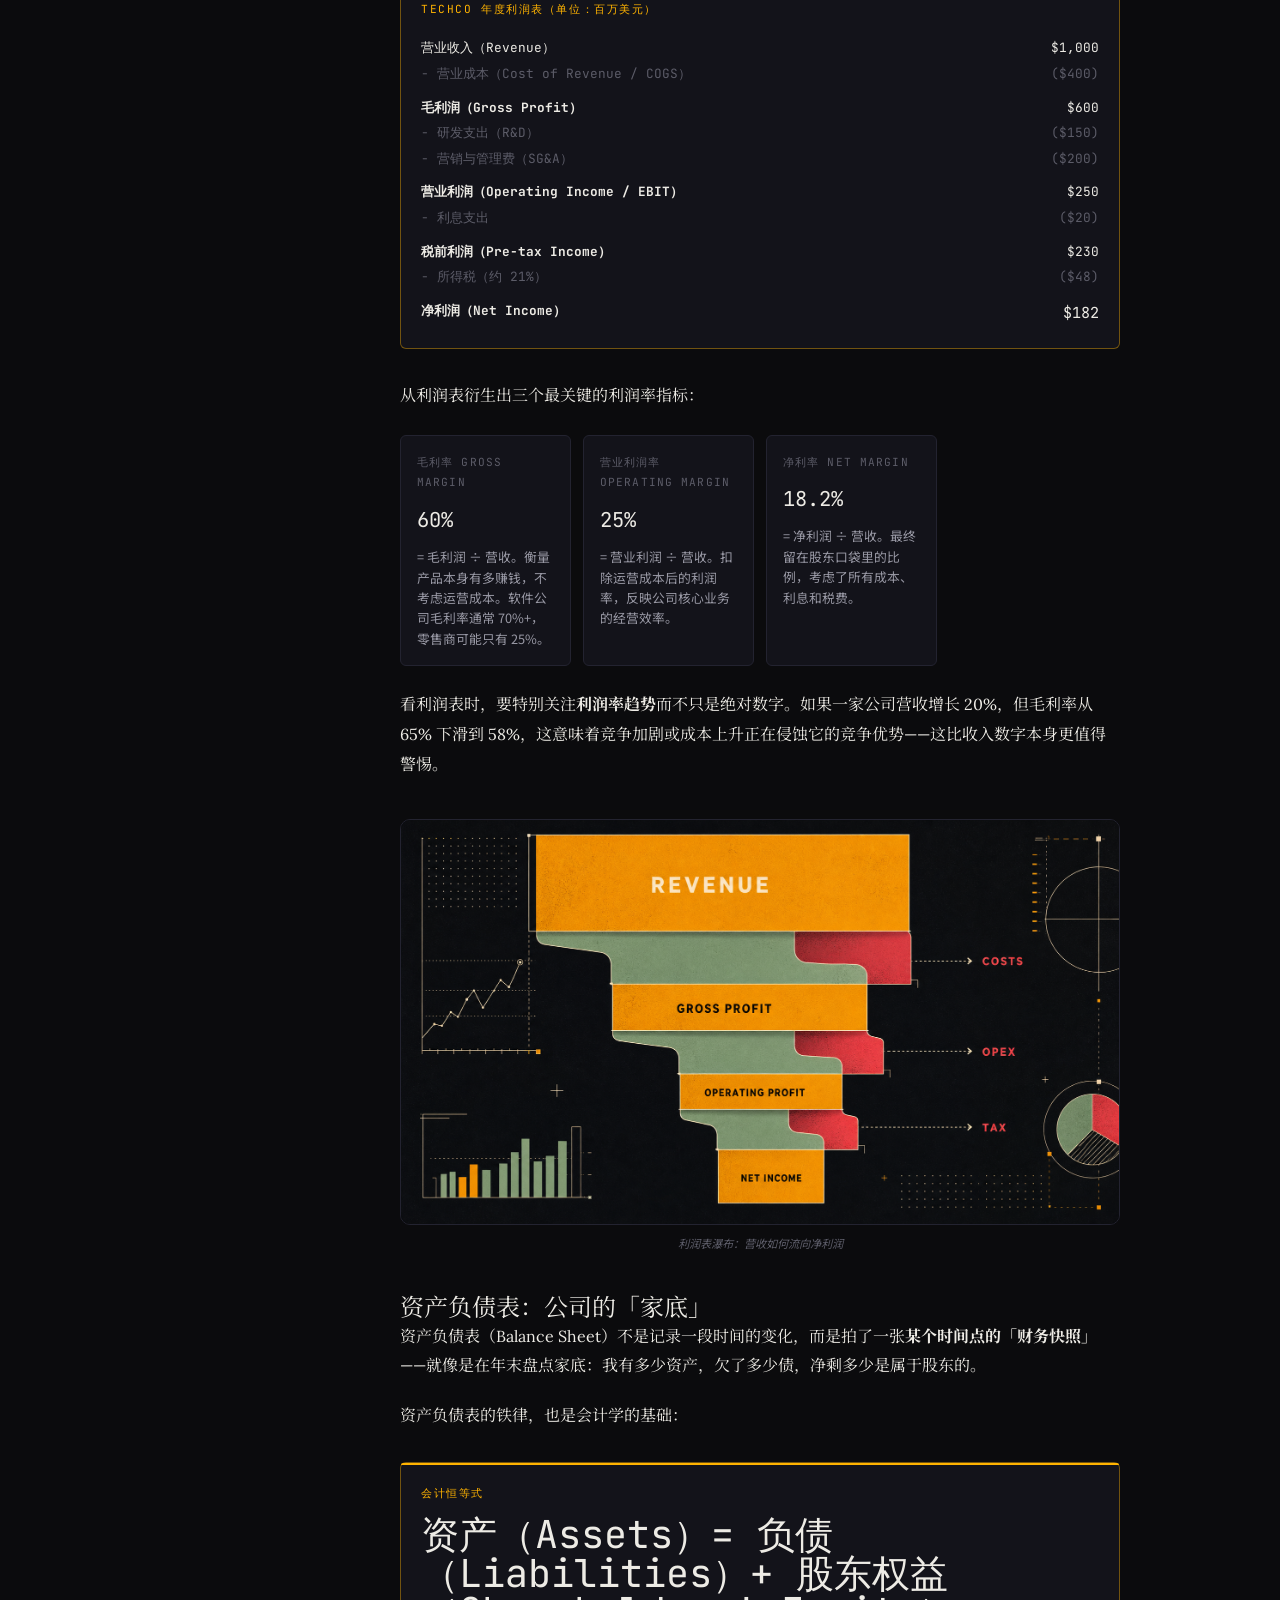
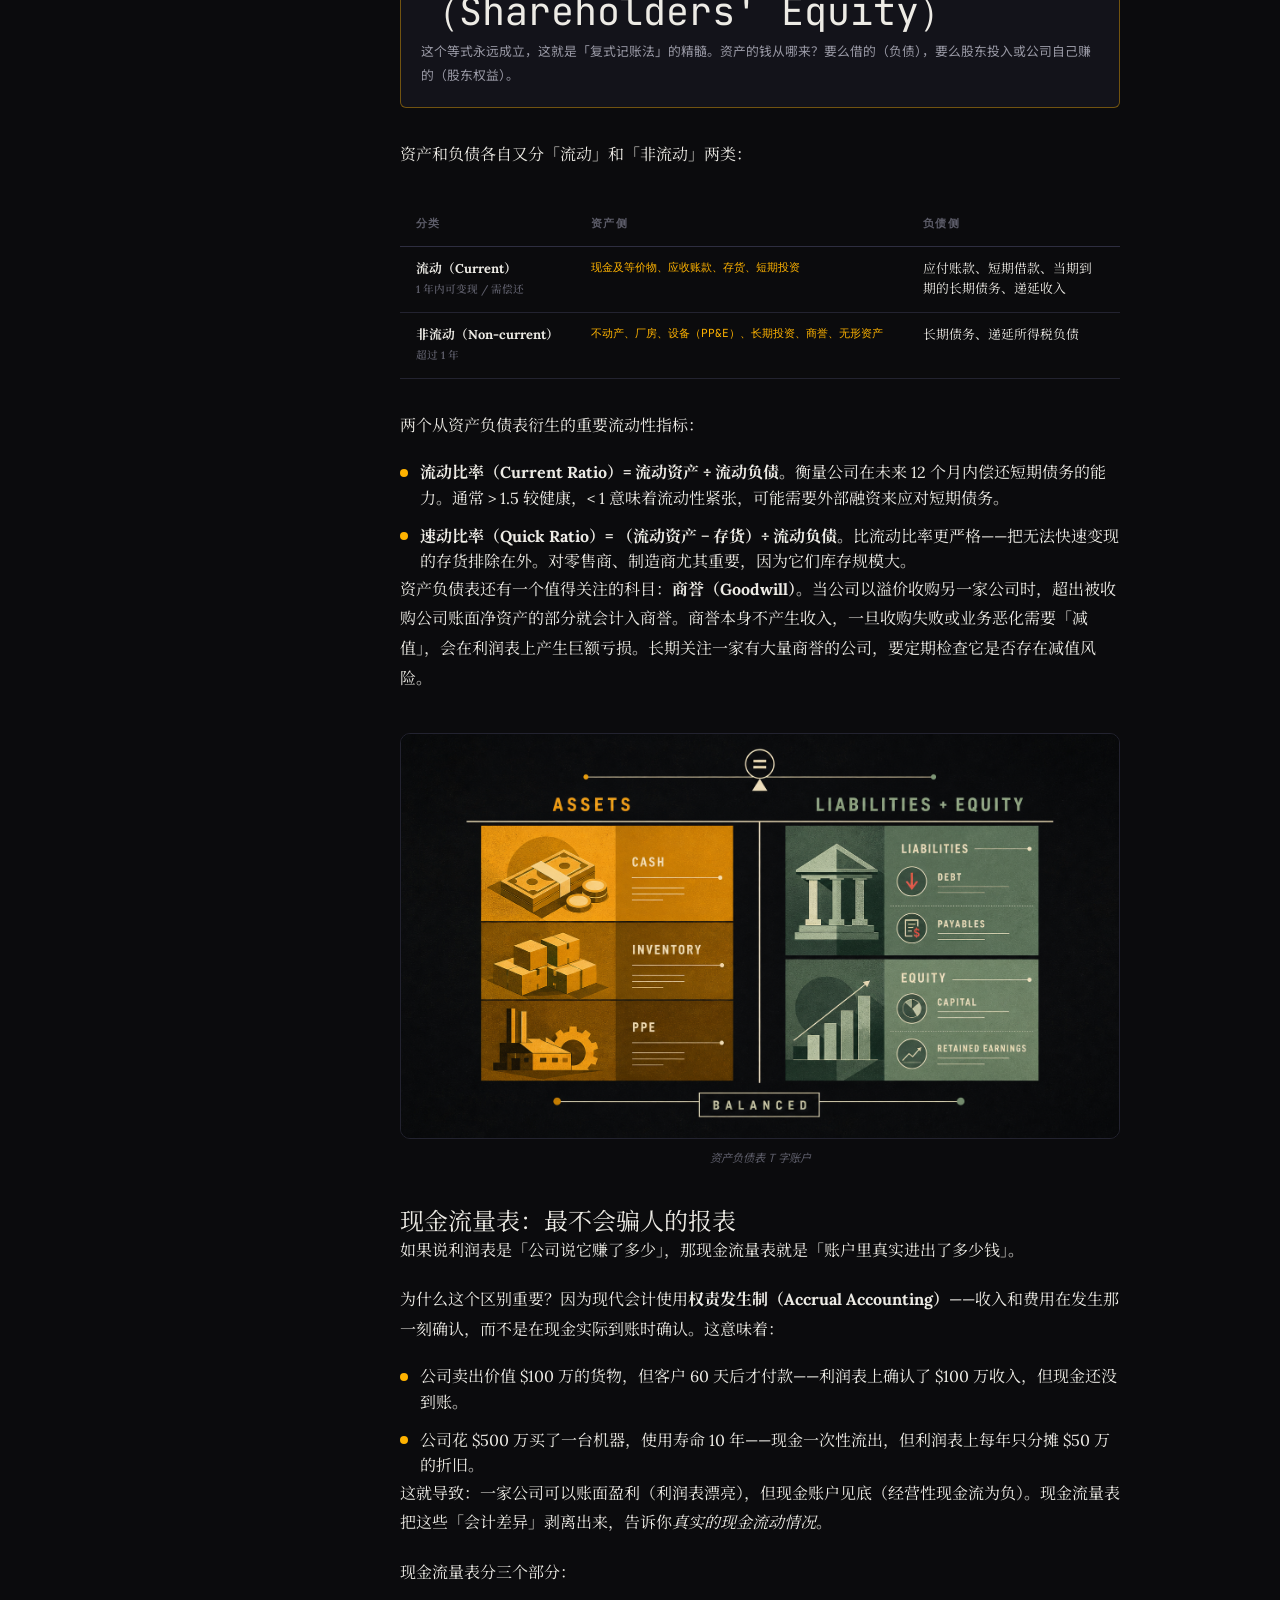
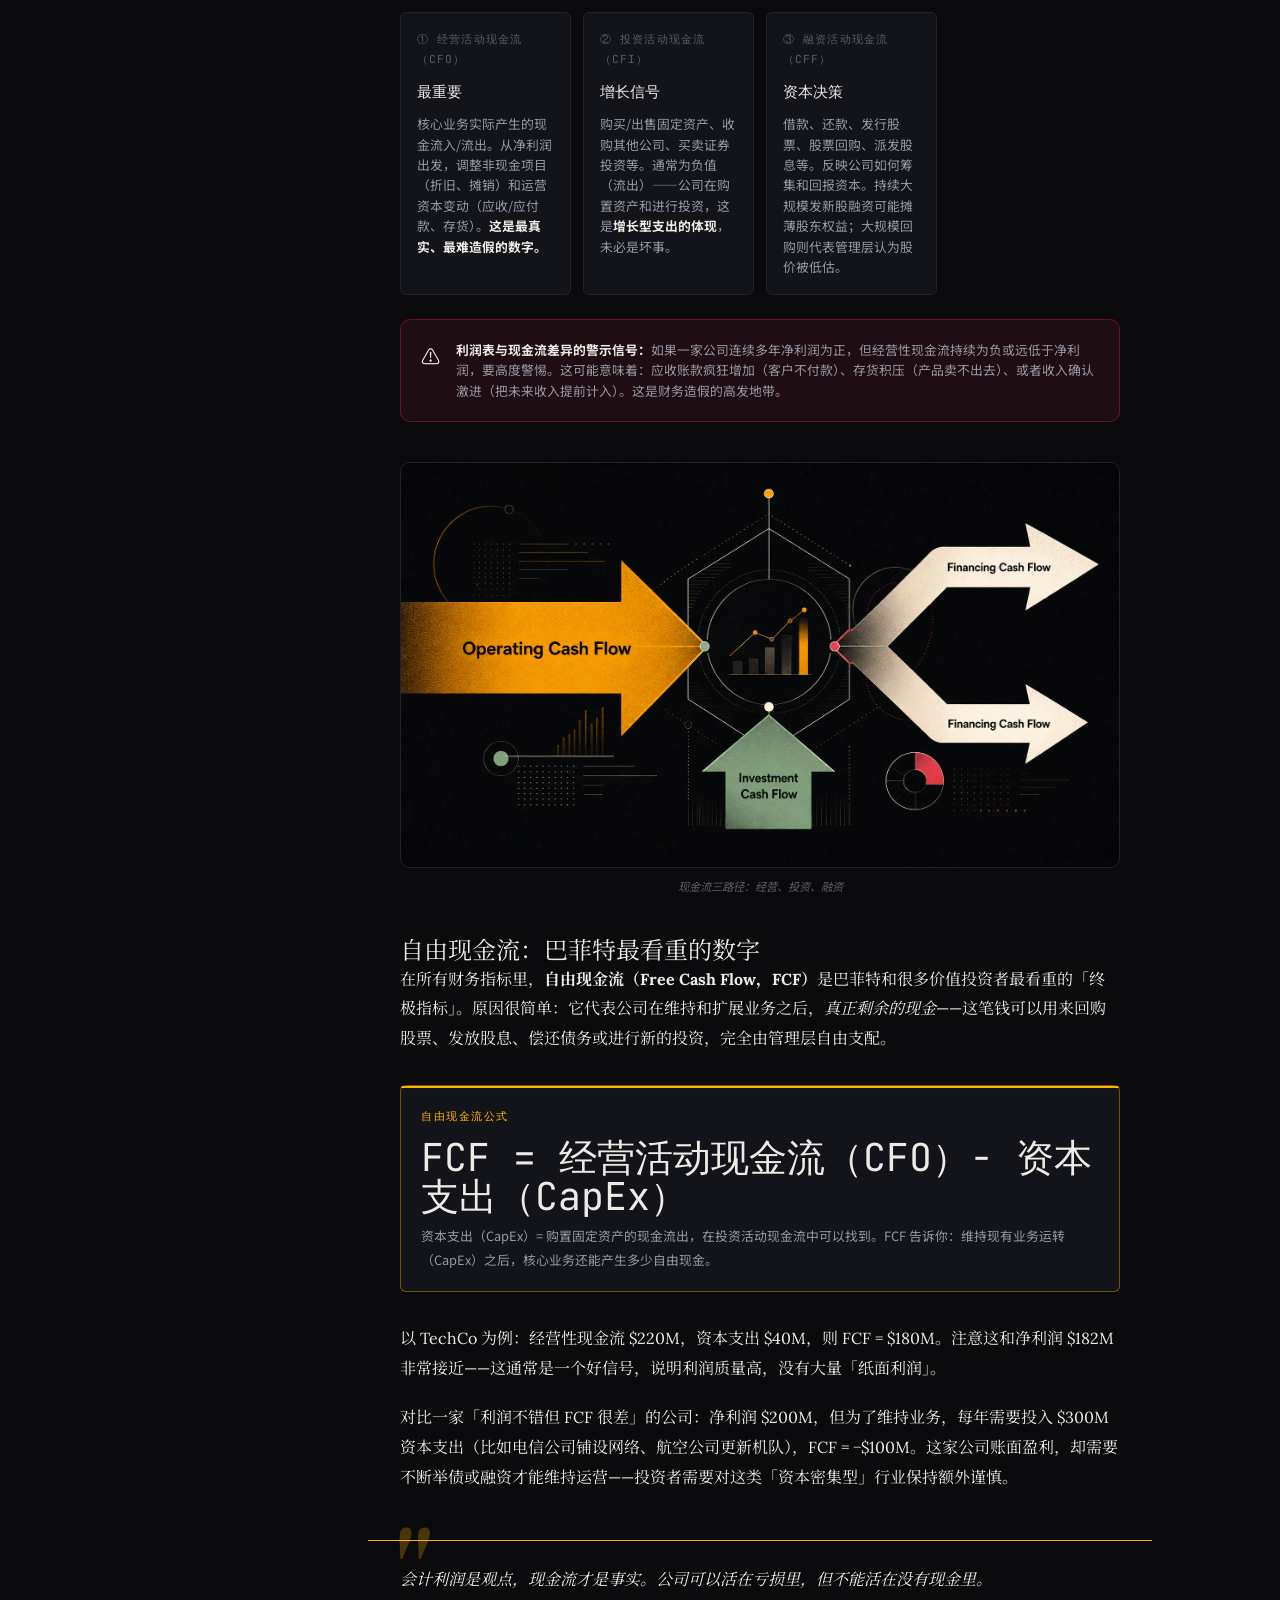
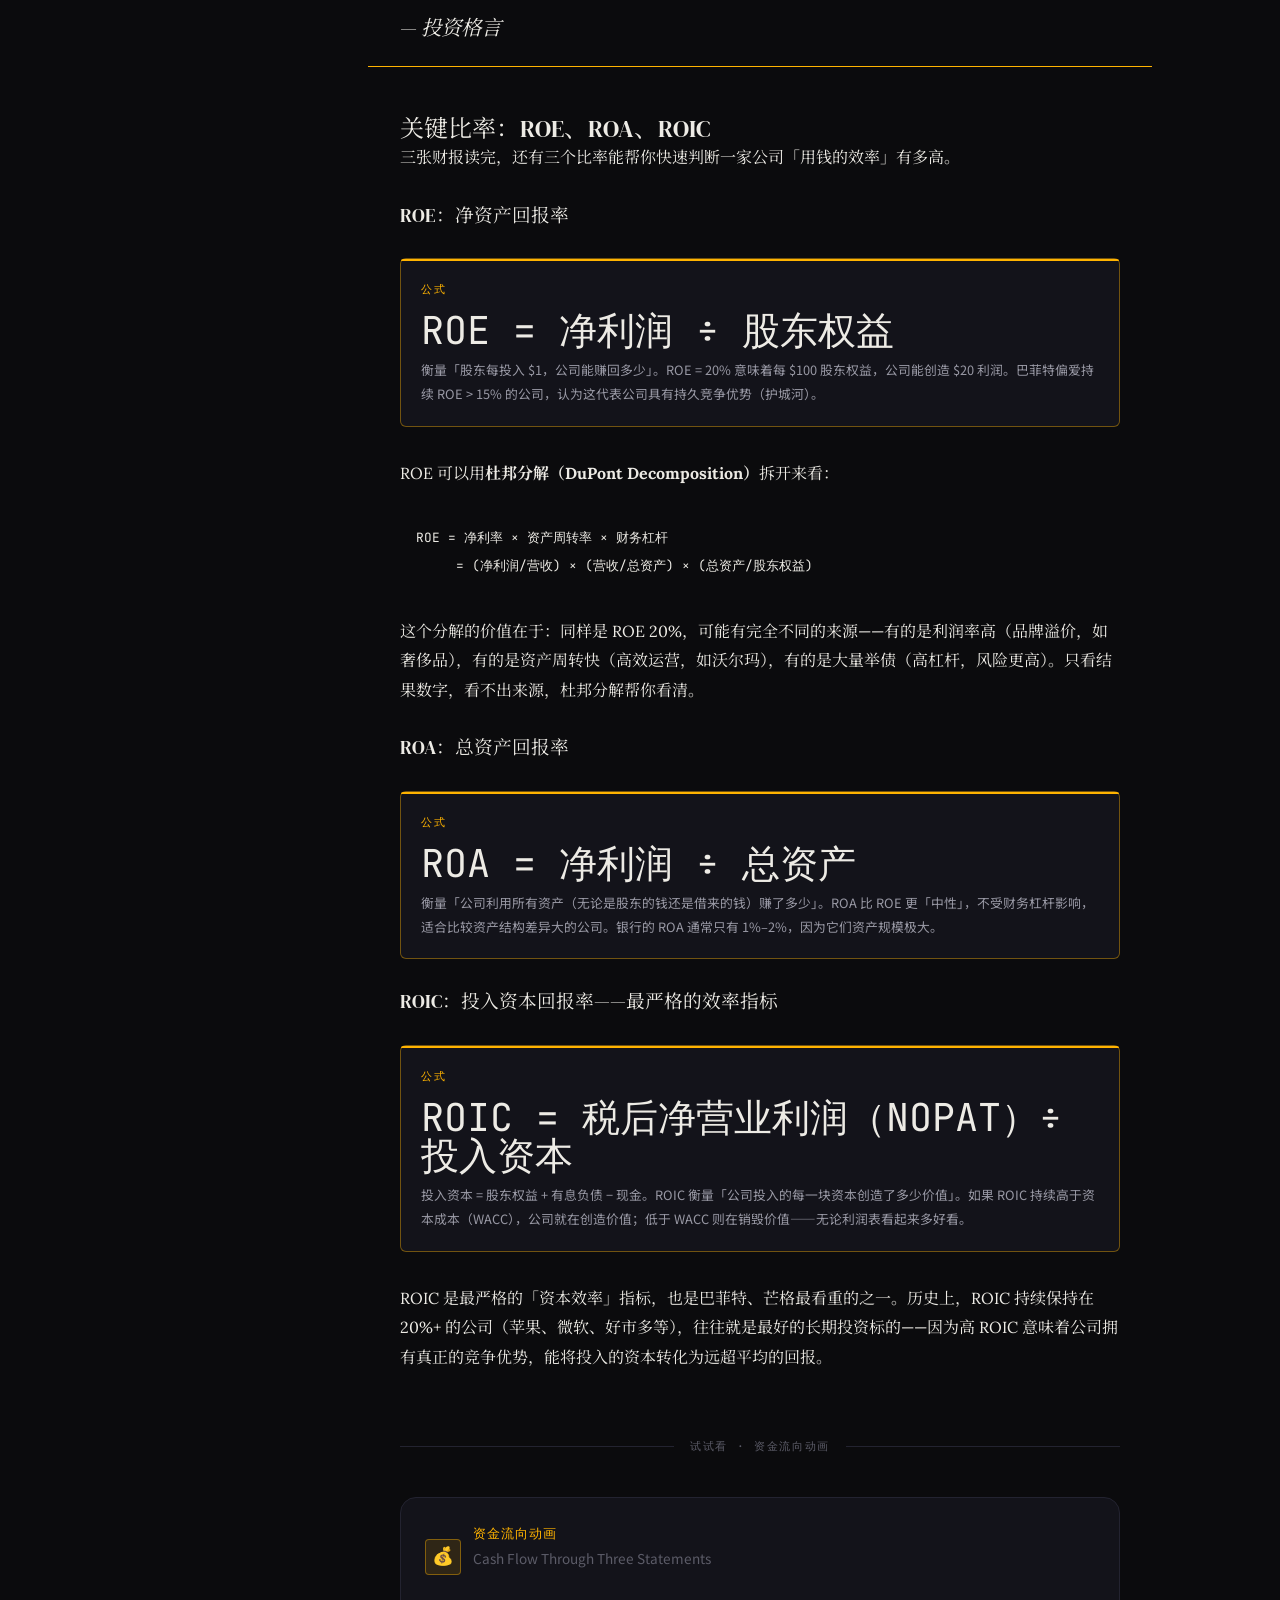
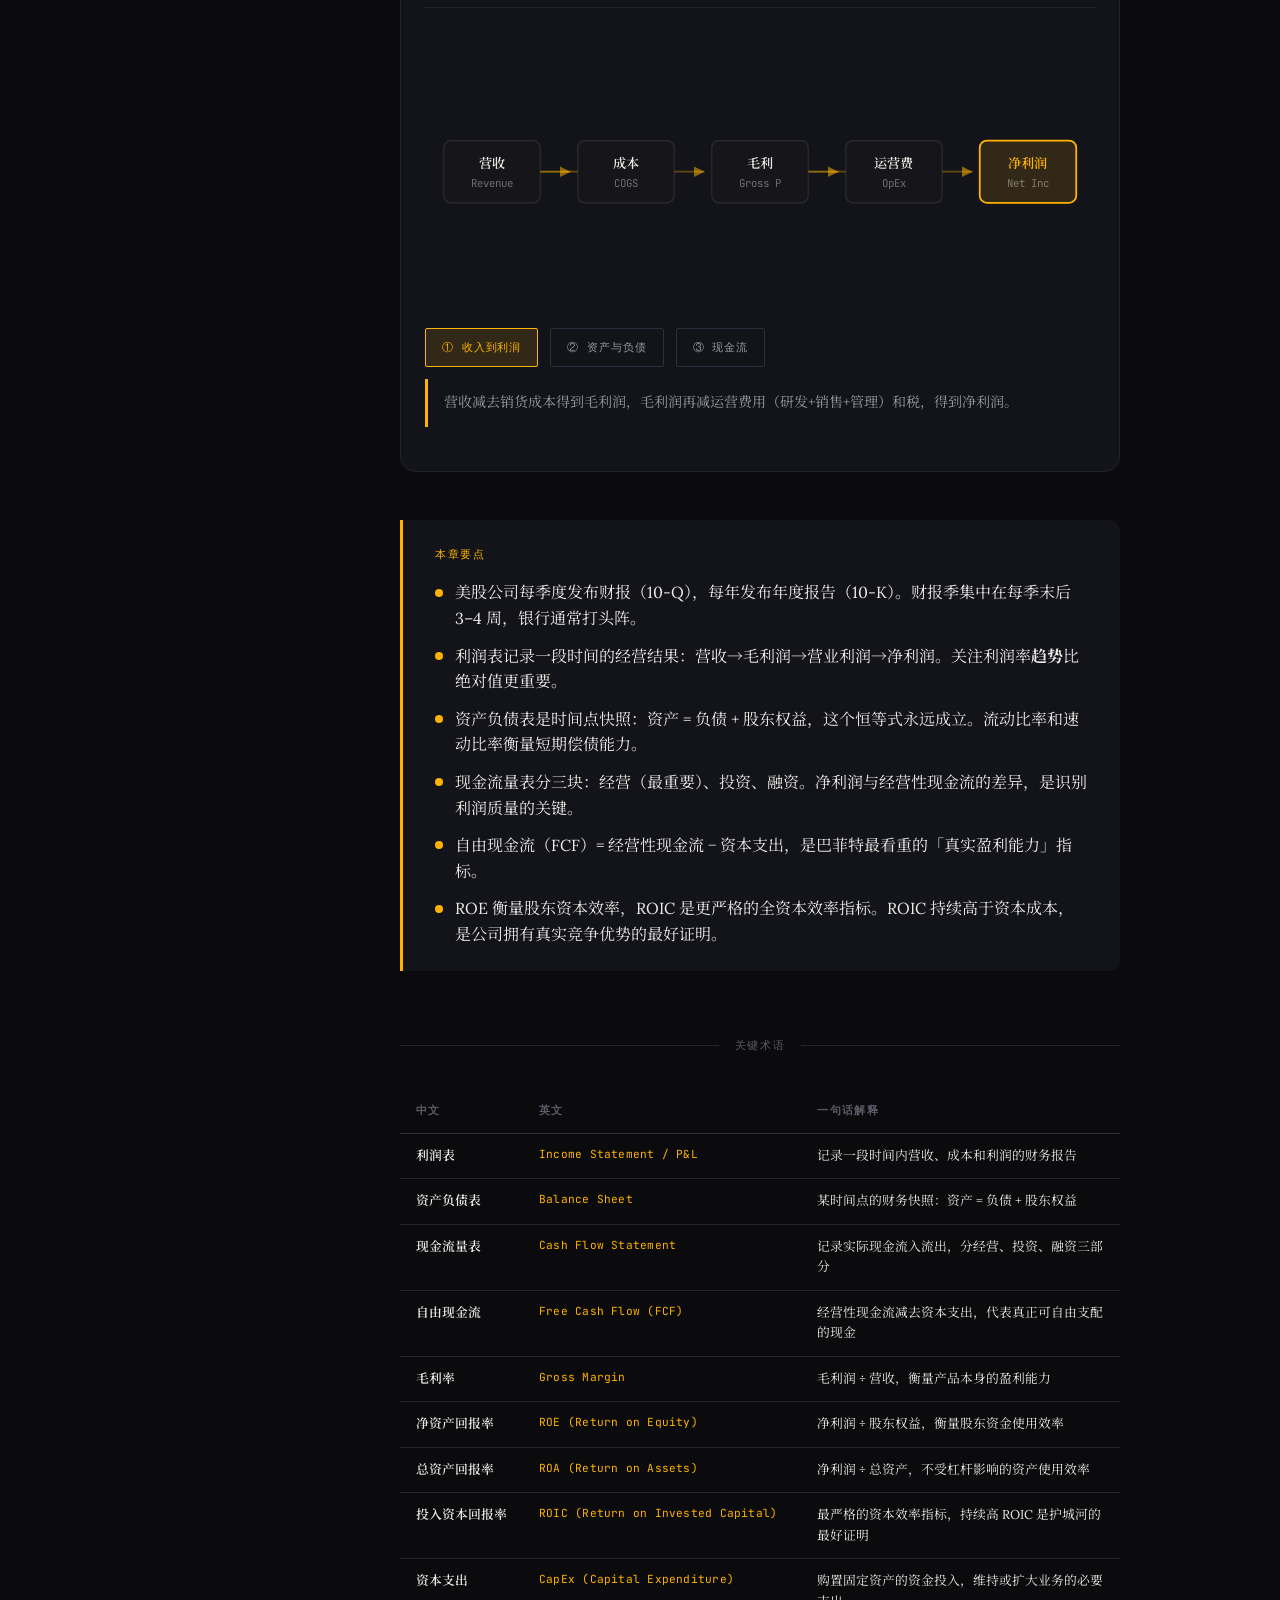
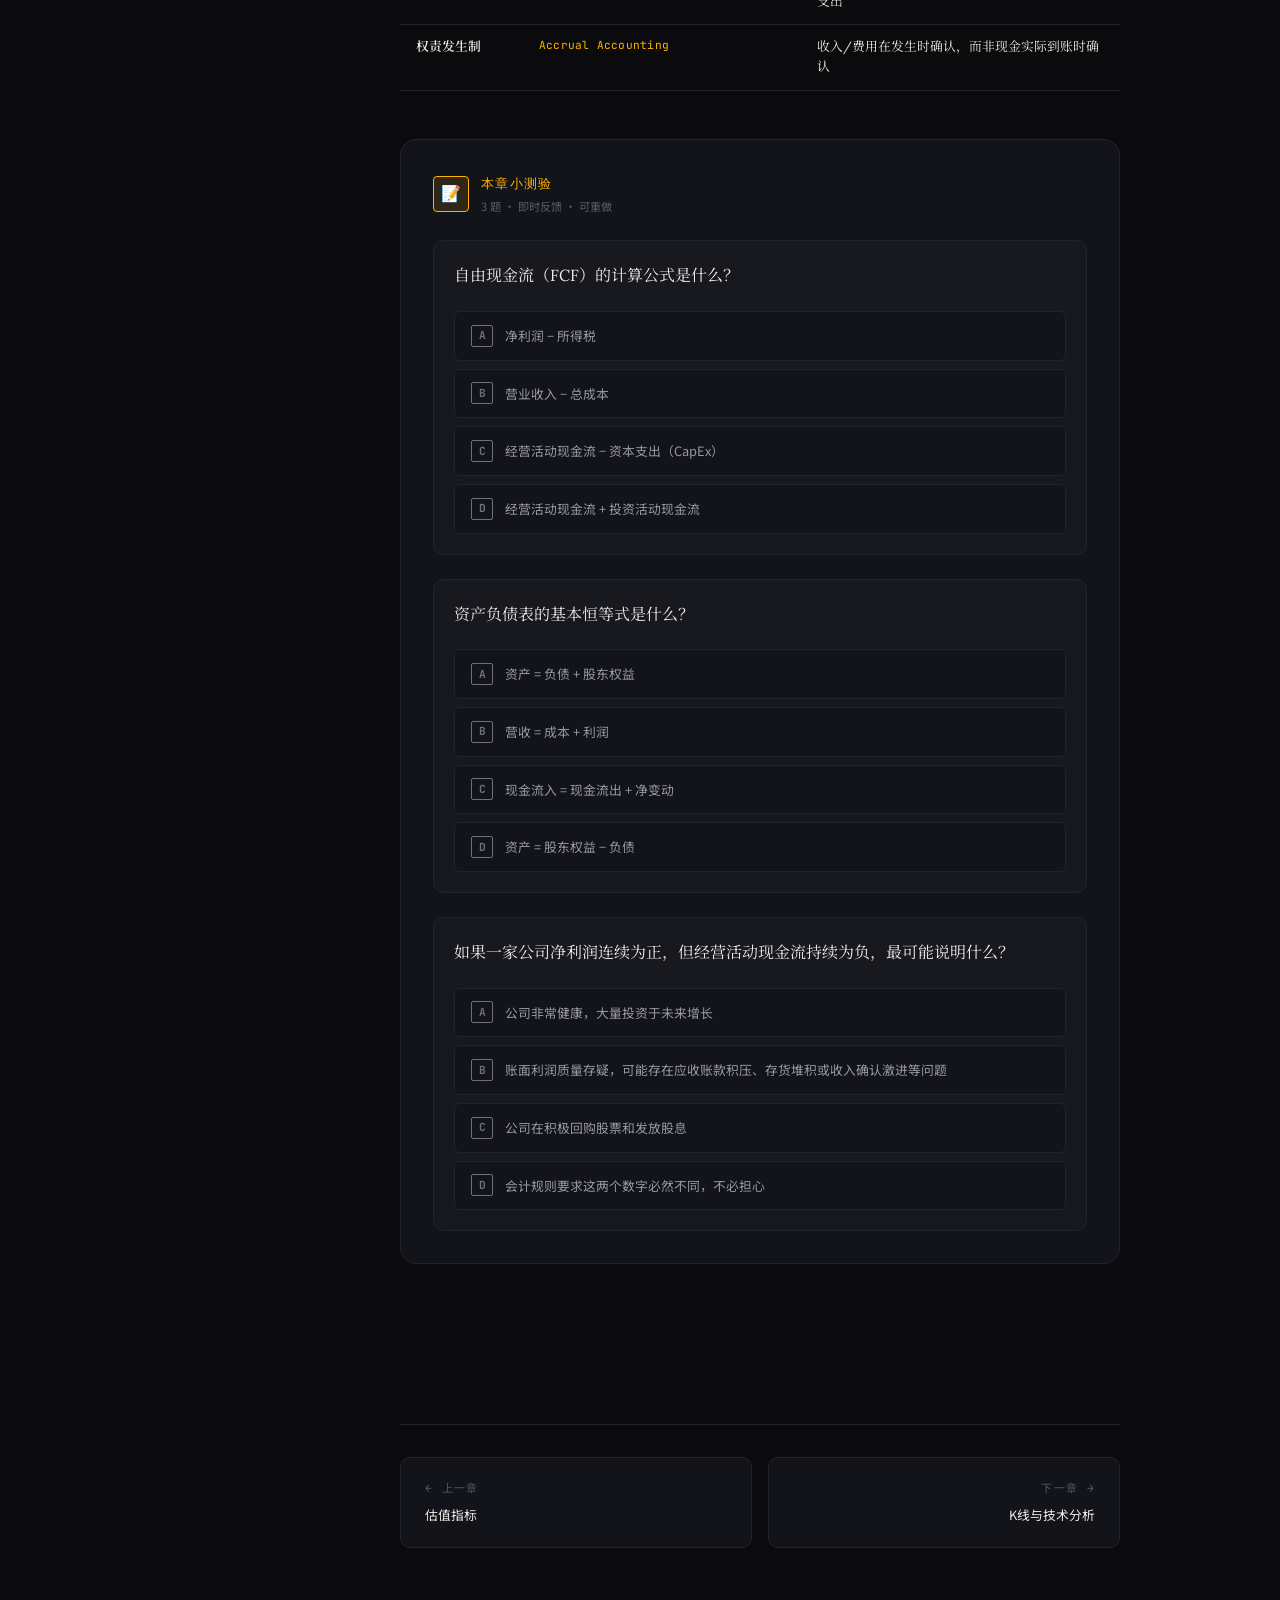
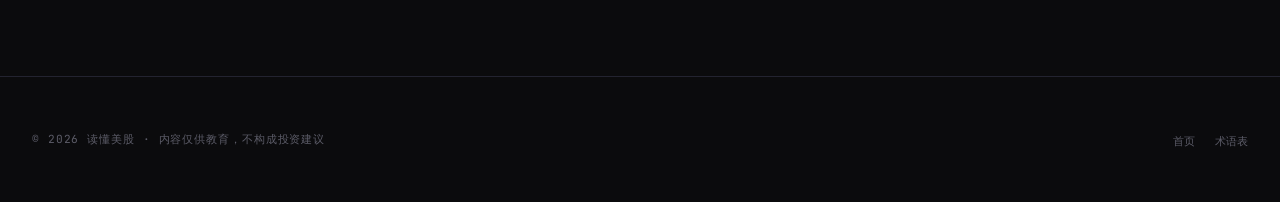
<file: chapters/04-financials.html>
<!DOCTYPE html>
<html lang="zh-CN">
<head>
  <meta charset="UTF-8">
  <meta name="viewport" content="width=device-width, initial-scale=1.0">
  <meta name="description" content="美股第四章：财报三表拆解——利润表、资产负债表、现金流量表全解析，自由现金流 FCF、ROE、ROIC 等核心比率，用资金流向动画理解三表联动。">
  <meta name="base-url" content="../">
  <title>第 04 章：财报三表拆解 · 读懂美股</title>  <meta property="og:title" content="第 04 章：财报三表拆解 · 读懂美股">  <meta property="og:description" content="美股从入门到期权的完整中文教程，通俗易懂，含8个互动工具。">  <meta property="og:type" content="article">  <meta property="og:image" content="../assets/images/ch04-hero.png">  <meta name="twitter:card" content="summary_large_image">  <link rel="icon" type="image/svg+xml" href="../assets/images/favicon.svg">
  <link rel="preconnect" href="https://fonts.googleapis.com">
  <link rel="preconnect" href="https://fonts.gstatic.com" crossorigin>
  <link href="https://fonts.googleapis.com/css2?family=DM+Serif+Display:ital@0;1&family=Lora:ital,wght@0,400;0,600;0,700;1,400&family=JetBrains+Mono:wght@400;500&family=Noto+Serif+SC:wght@400;600&family=Noto+Sans+SC:wght@400;500&display=swap" rel="stylesheet">
  <script>(function(){var t=localStorage.getItem('usstock-theme')||'dark';document.documentElement.setAttribute('data-theme',t==='paper'?'paper':'');})();</script>
  <link rel="stylesheet" href="../assets/css/reset.css">
  <link rel="stylesheet" href="../assets/css/tokens.css">
  <link rel="stylesheet" href="../assets/css/typography.css">
  <link rel="stylesheet" href="../assets/css/layout.css">
  <link rel="stylesheet" href="../assets/css/components.css">
  <link rel="stylesheet" href="../assets/css/tools.css">
  <link rel="stylesheet" href="../assets/css/animations.css">
</head>
<body>

<div class="reading-progress"></div>

<!-- ── Nav ── -->
<header class="site-nav">
  <div class="nav-inner">
    <a href="../index.html" class="nav-logo">
      <span class="nav-logo-mark">US</span>
      读懂美股
    </a>
    <nav>
      <ul class="nav-links">
        <li><a href="../index.html">首页</a></li>
        <li><a href="04-financials.html" class="active">第 04 章</a></li>
        <li><a href="../glossary.html">术语表</a></li>
      </ul>
    </nav>
    <div class="nav-actions">
      <button class="mobile-menu-btn" aria-label="打开目录" aria-expanded="false">
        <svg viewBox="0 0 20 20" fill="none" stroke="currentColor" stroke-width="1.8" width="18" height="18"><line x1="3" y1="5" x2="17" y2="5"/><line x1="3" y1="10" x2="17" y2="10"/><line x1="3" y1="15" x2="17" y2="15"/></svg>
      </button>
      <button class="theme-toggle" aria-label="切换主题">
        <svg viewBox="0 0 24 24" fill="none" stroke="currentColor" stroke-width="1.8" width="16" height="16"><circle cx="12" cy="12" r="5"/><line x1="12" y1="1" x2="12" y2="3"/><line x1="12" y1="21" x2="12" y2="23"/><line x1="4.22" y1="4.22" x2="5.64" y2="5.64"/><line x1="18.36" y1="18.36" x2="19.78" y2="19.78"/><line x1="1" y1="12" x2="3" y2="12"/><line x1="21" y1="12" x2="23" y2="12"/><line x1="4.22" y1="19.78" x2="5.64" y2="18.36"/><line x1="18.36" y1="5.64" x2="19.78" y2="4.22"/></svg>
      </button>
    </div>
  </div>
</header>

<!-- ── Chapter Layout ── -->
<div class="chapter-layout">

  <!-- Sidebar -->
  <aside class="chapter-sidebar">
    <p class="sidebar-nav-label">所有章节</p>
    <ul class="sidebar-chapter-list">
      <li><a href="01-getting-started.html"><span class="sidebar-chapter-num">01</span>开户与市场入门<span class="sidebar-progress-dot"></span></a></li>
      <li><a href="02-market-structure.html"><span class="sidebar-chapter-num">02</span>指数与市场结构<span class="sidebar-progress-dot"></span></a></li>
      <li><a href="03-valuation.html"><span class="sidebar-chapter-num">03</span>估值指标<span class="sidebar-progress-dot"></span></a></li>
      <li><a href="04-financials.html" class="active"><span class="sidebar-chapter-num">04</span>财报三表拆解<span class="sidebar-progress-dot"></span></a></li>
      <li><a href="05-technical.html"><span class="sidebar-chapter-num">05</span>K线与技术分析<span class="sidebar-progress-dot"></span></a></li>
      <li><a href="06-sectors-macro.html"><span class="sidebar-chapter-num">06</span>板块轮动与宏观<span class="sidebar-progress-dot"></span></a></li>
      <li><a href="07-options-basics.html"><span class="sidebar-chapter-num">07</span>期权原理与希腊<span class="sidebar-progress-dot"></span></a></li>
      <li><a href="08-options-strategies.html"><span class="sidebar-chapter-num">08</span>期权策略实战<span class="sidebar-progress-dot"></span></a></li>
      <li><a href="09-risk-psychology.html"><span class="sidebar-chapter-num">09</span>风控与心理<span class="sidebar-progress-dot"></span></a></li>
      <li><a href="10-case-studies.html"><span class="sidebar-chapter-num">10</span>三个案例复盘<span class="sidebar-progress-dot"></span></a></li>
    </ul>
  </aside>

  <!-- Main Content -->
  <main class="chapter-content">

    <!-- Hero -->
    <div class="chapter-hero">
      <img src="../assets/images/ch04-hero.png" alt="" loading="lazy" class="ken-burns" onerror="this.style.display='none'">
    <div class="chapter-hero-placeholder">
        <div class="chapter-hero-overlay">
          <span class="chapter-kicker">Chapter 04 · Financial Statements</span>
          <h1 class="hero-title">财报三表拆解</h1>
        </div>
      </div>
    </div>

    <article class="prose">

      <!-- Lead -->
      <p class="lead">一家公司的净利润连续两年正增长，股价却腰斩——原来看财报，只看利润表是不够的。三张财务报表各有侧重，只有读懂它们之间的联动，才能真正看清一家公司的财务健康状况。</p>

      <!-- ── Section 1 ── -->
      <h2 id="s1">财报发布的节奏：财报季</h2>

      <p>美国上市公司每年发布<strong>四次财务报告</strong>，分别对应四个财务季度（Q1–Q4）。财报集中发布的那几周，被称为<strong>财报季（Earnings Season）</strong>，通常在每个季度结束后的 3–4 周内展开：</p>

      <div class="stat-grid">
        <div class="stat-item">
          <div class="stat-label">Q1 财报季</div>
          <div class="stat-value">4 月中旬</div>
          <div style="font-size: var(--ts-sm); font-family: var(--font-sans); color: var(--ink-secondary); margin-top: var(--sp-2); line-height: 1.6;">报告 1 月–3 月业绩，通常以银行（JP Morgan、花旗等）打响头炮，随后其他行业跟进。</div>
        </div>
        <div class="stat-item">
          <div class="stat-label">Q2 财报季</div>
          <div class="stat-value">7 月中旬</div>
          <div style="font-size: var(--ts-sm); font-family: var(--font-sans); color: var(--ink-secondary); margin-top: var(--sp-2); line-height: 1.6;">报告 4 月–6 月业绩，暑假旅游旺季，消费相关公司业绩尤为受关注。</div>
        </div>
        <div class="stat-item">
          <div class="stat-label">Q3 财报季</div>
          <div class="stat-value">10 月中旬</div>
          <div style="font-size: var(--ts-sm); font-family: var(--font-sans); color: var(--ink-secondary); margin-top: var(--sp-2); line-height: 1.6;">报告 7 月–9 月业绩，市场开始展望年末假日购物季，零售商前景受重点评估。</div>
        </div>
        <div class="stat-item">
          <div class="stat-label">Q4 / 全年财报</div>
          <div class="stat-value">1–2 月</div>
          <div style="font-size: var(--ts-sm); font-family: var(--font-sans); color: var(--ink-secondary); margin-top: var(--sp-2); line-height: 1.6;">全年业绩总结，最受关注。同时发布年度报告（10-K），信息最完整、最详细。</div>
        </div>
      </div>

      <p>美国证监会（SEC）规定，上市公司必须定期提交以下文件：</p>

      <table class="glossary-table" style="margin: var(--sp-8) 0;">
        <thead>
          <tr><th>文件类型</th><th>提交频率</th><th>主要内容</th></tr>
        </thead>
        <tbody>
          <tr><td><strong>10-K</strong></td><td>每年一次（全年报告）</td><td>最完整的年度财务报告，包含三张财报、管理层讨论、风险披露，通常超过 100 页</td></tr>
          <tr><td><strong>10-Q</strong></td><td>每季度一次（季报）</td><td>季度财务报告，不需要审计，信息量少于 10-K</td></tr>
          <tr><td><strong>8-K</strong></td><td>重大事件时随时提交</td><td>临时重大事项披露：CEO 离职、并购、诉讼、财报日期等，通常第一时间移动市场价格</td></tr>
        </tbody>
      </table>

      <div class="callout callout-tip">
        <span class="callout-icon">💡</span>
        <div class="callout-body"><strong>去哪里看财报原文？</strong>SEC 的 EDGAR 数据库（edgar.sec.gov）是所有美国上市公司财报的官方一手来源，完全免费。搜索公司名字，找 10-K 或 10-Q，里面有最准确的数字。主流财经网站（Yahoo Finance、Seeking Alpha）显示的数据基本来自这里，但经过了数据处理，可能有轻微差异。</div>
      </div>

      <!-- ── Section 2 ── -->
      <h2 id="s2">利润表：公司的「成绩单」</h2>

      <p>利润表（Income Statement，又称 P&amp;L 表）回答一个核心问题：<strong>这家公司在这段时间里赚了多少钱？</strong>它记录的是一段时间内（一个季度或一年）的经营结果，就像期末成绩单，告诉你这学期的总体表现。</p>

      <p>用假想公司「TechCo」来走一遍完整的利润表结构：</p>

      <div class="data-card" style="font-family: var(--font-mono); font-size: var(--ts-sm);">
        <div class="data-card-label">TechCo 年度利润表（单位：百万美元）</div>
        <div style="margin-top: var(--sp-4); line-height: 2;">
          <div style="display:flex; justify-content:space-between;"><span>营业收入（Revenue）</span><span style="color: var(--color-up);">$1,000</span></div>
          <div style="display:flex; justify-content:space-between; color: var(--ink-muted);"><span>  − 营业成本（Cost of Revenue / COGS）</span><span>($400)</span></div>
          <div style="display:flex; justify-content:space-between; border-top: 1px solid var(--border); padding-top: var(--sp-2);"><span><strong>毛利润（Gross Profit）</strong></span><span style="color: var(--color-up);">$600</span></div>
          <div style="display:flex; justify-content:space-between; color: var(--ink-muted);"><span>  − 研发支出（R&amp;D）</span><span>($150)</span></div>
          <div style="display:flex; justify-content:space-between; color: var(--ink-muted);"><span>  − 营销与管理费（SG&amp;A）</span><span>($200)</span></div>
          <div style="display:flex; justify-content:space-between; border-top: 1px solid var(--border); padding-top: var(--sp-2);"><span><strong>营业利润（Operating Income / EBIT）</strong></span><span style="color: var(--color-up);">$250</span></div>
          <div style="display:flex; justify-content:space-between; color: var(--ink-muted);"><span>  − 利息支出</span><span>($20)</span></div>
          <div style="display:flex; justify-content:space-between; border-top: 1px solid var(--border); padding-top: var(--sp-2);"><span><strong>税前利润（Pre-tax Income）</strong></span><span style="color: var(--color-up);">$230</span></div>
          <div style="display:flex; justify-content:space-between; color: var(--ink-muted);"><span>  − 所得税（约 21%）</span><span>($48)</span></div>
          <div style="display:flex; justify-content:space-between; border-top: 1px solid var(--border); padding-top: var(--sp-2);"><span><strong>净利润（Net Income）</strong></span><span style="color: var(--color-up); font-size: var(--ts-base);">$182</span></div>
        </div>
      </div>

      <p>从利润表衍生出三个最关键的利润率指标：</p>

      <div class="stat-grid">
        <div class="stat-item">
          <div class="stat-label">毛利率 Gross Margin</div>
          <div class="stat-value">60%</div>
          <div style="font-size: var(--ts-sm); font-family: var(--font-sans); color: var(--ink-secondary); margin-top: var(--sp-2); line-height: 1.6;">= 毛利润 ÷ 营收。衡量产品本身有多赚钱，不考虑运营成本。软件公司毛利率通常 70%+，零售商可能只有 25%。</div>
        </div>
        <div class="stat-item">
          <div class="stat-label">营业利润率 Operating Margin</div>
          <div class="stat-value">25%</div>
          <div style="font-size: var(--ts-sm); font-family: var(--font-sans); color: var(--ink-secondary); margin-top: var(--sp-2); line-height: 1.6;">= 营业利润 ÷ 营收。扣除运营成本后的利润率，反映公司核心业务的经营效率。</div>
        </div>
        <div class="stat-item">
          <div class="stat-label">净利率 Net Margin</div>
          <div class="stat-value">18.2%</div>
          <div style="font-size: var(--ts-sm); font-family: var(--font-sans); color: var(--ink-secondary); margin-top: var(--sp-2); line-height: 1.6;">= 净利润 ÷ 营收。最终留在股东口袋里的比例，考虑了所有成本、利息和税费。</div>
        </div>
      </div>

      <p>看利润表时，要特别关注<strong>利润率趋势</strong>而不只是绝对数字。如果一家公司营收增长 20%，但毛利率从 65% 下滑到 58%，这意味着竞争加剧或成本上升正在侵蚀它的竞争优势——这比收入数字本身更值得警惕。</p>

      <!-- ── Section 3 ── -->
      <figure class="chapter-figure reveal">
        <img src="../assets/images/ch04-inline-1.png" alt="利润表瀑布：营收如何流向净利润" loading="lazy" onerror="this.style.display='none'">
        <figcaption>利润表瀑布：营收如何流向净利润</figcaption>
      </figure>

      <h2 id="s3">资产负债表：公司的「家底」</h2>

      <p>资产负债表（Balance Sheet）不是记录一段时间的变化，而是拍了一张<strong>某个时间点的「财务快照」</strong>——就像是在年末盘点家底：我有多少资产，欠了多少债，净剩多少是属于股东的。</p>

      <p>资产负债表的铁律，也是会计学的基础：</p>

      <div class="data-card">
        <div class="data-card-label">会计恒等式</div>
        <div class="data-card-value">资产（Assets）= 负债（Liabilities）+ 股东权益（Shareholders' Equity）</div>
        <div class="data-card-sub">这个等式永远成立，这就是「复式记账法」的精髓。资产的钱从哪来？要么借的（负债），要么股东投入或公司自己赚的（股东权益）。</div>
      </div>

      <p>资产和负债各自又分「流动」和「非流动」两类：</p>

      <table class="glossary-table" style="margin: var(--sp-8) 0;">
        <thead>
          <tr><th>分类</th><th>资产侧</th><th>负债侧</th></tr>
        </thead>
        <tbody>
          <tr>
            <td><strong>流动（Current）</strong><br><small style="color:var(--ink-muted);">1 年内可变现 / 需偿还</small></td>
            <td>现金及等价物、应收账款、存货、短期投资</td>
            <td>应付账款、短期借款、当期到期的长期债务、递延收入</td>
          </tr>
          <tr>
            <td><strong>非流动（Non-current）</strong><br><small style="color:var(--ink-muted);">超过 1 年</small></td>
            <td>不动产、厂房、设备（PP&amp;E）、长期投资、商誉、无形资产</td>
            <td>长期债务、递延所得税负债</td>
          </tr>
        </tbody>
      </table>

      <p>两个从资产负债表衍生的重要流动性指标：</p>

      <ul class="key-points">
        <li><strong>流动比率（Current Ratio）= 流动资产 ÷ 流动负债。</strong>衡量公司在未来 12 个月内偿还短期债务的能力。通常 &gt; 1.5 较健康，&lt; 1 意味着流动性紧张，可能需要外部融资来应对短期债务。</li>
        <li><strong>速动比率（Quick Ratio）= （流动资产 − 存货）÷ 流动负债。</strong>比流动比率更严格——把无法快速变现的存货排除在外。对零售商、制造商尤其重要，因为它们库存规模大。</li>
      </ul>

      <p>资产负债表还有一个值得关注的科目：<strong>商誉（Goodwill）</strong>。当公司以溢价收购另一家公司时，超出被收购公司账面净资产的部分就会计入商誉。商誉本身不产生收入，一旦收购失败或业务恶化需要「减值」，会在利润表上产生巨额亏损。长期关注一家有大量商誉的公司，要定期检查它是否存在减值风险。</p>

      <!-- ── Section 4 ── -->
      <figure class="chapter-figure reveal">
        <img src="../assets/images/ch04-inline-2.png" alt="资产负债表 T 字账户" loading="lazy" onerror="this.style.display='none'">
        <figcaption>资产负债表 T 字账户</figcaption>
      </figure>

      <h2 id="s4">现金流量表：最不会骗人的报表</h2>

      <p>如果说利润表是「公司说它赚了多少」，那现金流量表就是「账户里真实进出了多少钱」。</p>

      <p>为什么这个区别重要？因为现代会计使用<strong>权责发生制（Accrual Accounting）</strong>——收入和费用在发生那一刻确认，而不是在现金实际到账时确认。这意味着：</p>

      <ul class="key-points">
        <li>公司卖出价值 $100 万的货物，但客户 60 天后才付款——利润表上确认了 $100 万收入，但现金还没到账。</li>
        <li>公司花 $500 万买了一台机器，使用寿命 10 年——现金一次性流出，但利润表上每年只分摊 $50 万的折旧。</li>
      </ul>

      <p>这就导致：一家公司可以账面盈利（利润表漂亮），但现金账户见底（经营性现金流为负）。现金流量表把这些「会计差异」剥离出来，告诉你<em>真实的现金流动情况</em>。</p>

      <p>现金流量表分三个部分：</p>

      <div class="stat-grid">
        <div class="stat-item">
          <div class="stat-label">① 经营活动现金流（CFO）</div>
          <div class="stat-value" style="font-size: var(--ts-base); color: var(--color-up);">最重要</div>
          <div style="font-size: var(--ts-sm); font-family: var(--font-sans); color: var(--ink-secondary); margin-top: var(--sp-2); line-height: 1.6;">核心业务实际产生的现金流入/流出。从净利润出发，调整非现金项目（折旧、摊销）和运营资本变动（应收/应付款、存货）。<strong>这是最真实、最难造假的数字。</strong></div>
        </div>
        <div class="stat-item">
          <div class="stat-label">② 投资活动现金流（CFI）</div>
          <div class="stat-value" style="font-size: var(--ts-base);">增长信号</div>
          <div style="font-size: var(--ts-sm); font-family: var(--font-sans); color: var(--ink-secondary); margin-top: var(--sp-2); line-height: 1.6;">购买/出售固定资产、收购其他公司、买卖证券投资等。通常为负值（流出）——公司在购置资产和进行投资，这是<strong>增长型支出的体现</strong>，未必是坏事。</div>
        </div>
        <div class="stat-item">
          <div class="stat-label">③ 融资活动现金流（CFF）</div>
          <div class="stat-value" style="font-size: var(--ts-base);">资本决策</div>
          <div style="font-size: var(--ts-sm); font-family: var(--font-sans); color: var(--ink-secondary); margin-top: var(--sp-2); line-height: 1.6;">借款、还款、发行股票、股票回购、派发股息等。反映公司如何筹集和回报资本。持续大规模发新股融资可能摊薄股东权益；大规模回购则代表管理层认为股价被低估。</div>
        </div>
      </div>

      <div class="callout callout-warning">
        <span class="callout-icon">⚠️</span>
        <div class="callout-body"><strong>利润表与现金流差异的警示信号：</strong>如果一家公司连续多年净利润为正，但经营性现金流持续为负或远低于净利润，要高度警惕。这可能意味着：应收账款疯狂增加（客户不付款）、存货积压（产品卖不出去）、或者收入确认激进（把未来收入提前计入）。这是财务造假的高发地带。</div>
      </div>

      <!-- ── Section 5 ── -->
      <figure class="chapter-figure reveal">
        <img src="../assets/images/ch04-inline-3.png" alt="现金流三路径：经营、投资、融资" loading="lazy" onerror="this.style.display='none'">
        <figcaption>现金流三路径：经营、投资、融资</figcaption>
      </figure>

      <h2 id="s5">自由现金流：巴菲特最看重的数字</h2>

      <p>在所有财务指标里，<strong>自由现金流（Free Cash Flow，FCF）</strong>是巴菲特和很多价值投资者最看重的「终极指标」。原因很简单：它代表公司在维持和扩展业务之后，<em>真正剩余的现金</em>——这笔钱可以用来回购股票、发放股息、偿还债务或进行新的投资，完全由管理层自由支配。</p>

      <div class="data-card">
        <div class="data-card-label">自由现金流公式</div>
        <div class="data-card-value">FCF = 经营活动现金流（CFO）− 资本支出（CapEx）</div>
        <div class="data-card-sub">资本支出（CapEx）= 购置固定资产的现金流出，在投资活动现金流中可以找到。FCF 告诉你：维持现有业务运转（CapEx）之后，核心业务还能产生多少自由现金。</div>
      </div>

      <p>以 TechCo 为例：经营性现金流 $220M，资本支出 $40M，则 FCF = $180M。注意这和净利润 $182M 非常接近——这通常是一个好信号，说明利润质量高，没有大量「纸面利润」。</p>

      <p>对比一家「利润不错但 FCF 很差」的公司：净利润 $200M，但为了维持业务，每年需要投入 $300M 资本支出（比如电信公司铺设网络、航空公司更新机队），FCF = −$100M。这家公司账面盈利，却需要不断举债或融资才能维持运营——投资者需要对这类「资本密集型」行业保持额外谨慎。</p>

      <div class="pull-quote">
        <p>会计利润是观点，现金流才是事实。公司可以活在亏损里，但不能活在没有现金里。</p>
        <cite>— 投资格言</cite>
      </div>

      <!-- ── Section 6 ── -->
      <h2 id="s6">关键比率：ROE、ROA、ROIC</h2>

      <p>三张财报读完，还有三个比率能帮你快速判断一家公司「用钱的效率」有多高。</p>

      <h3 style="margin: var(--sp-8) 0 var(--sp-4);">ROE：净资产回报率</h3>

      <div class="data-card">
        <div class="data-card-label">公式</div>
        <div class="data-card-value">ROE = 净利润 ÷ 股东权益</div>
        <div class="data-card-sub">衡量「股东每投入 $1，公司能赚回多少」。ROE = 20% 意味着每 $100 股东权益，公司能创造 $20 利润。巴菲特偏爱持续 ROE &gt; 15% 的公司，认为这代表公司具有持久竞争优势（护城河）。</div>
      </div>

      <p>ROE 可以用<strong>杜邦分解（DuPont Decomposition）</strong>拆开来看：</p>

      <p style="font-family: var(--font-mono); font-size: var(--ts-sm); background: var(--surface-2); padding: var(--sp-4); border-radius: var(--radius-md); line-height: 2.2;">
        ROE = 净利率 × 资产周转率 × 财务杠杆<br>
        &nbsp;&nbsp;&nbsp;&nbsp;&nbsp;= (净利润/营收) × (营收/总资产) × (总资产/股东权益)
      </p>

      <p>这个分解的价值在于：同样是 ROE 20%，可能有完全不同的来源——有的是利润率高（品牌溢价，如奢侈品），有的是资产周转快（高效运营，如沃尔玛），有的是大量举债（高杠杆，风险更高）。只看结果数字，看不出来源，杜邦分解帮你看清。</p>

      <h3 style="margin: var(--sp-8) 0 var(--sp-4);">ROA：总资产回报率</h3>

      <div class="data-card">
        <div class="data-card-label">公式</div>
        <div class="data-card-value">ROA = 净利润 ÷ 总资产</div>
        <div class="data-card-sub">衡量「公司利用所有资产（无论是股东的钱还是借来的钱）赚了多少」。ROA 比 ROE 更「中性」，不受财务杠杆影响，适合比较资产结构差异大的公司。银行的 ROA 通常只有 1%–2%，因为它们资产规模极大。</div>
      </div>

      <h3 style="margin: var(--sp-8) 0 var(--sp-4);">ROIC：投入资本回报率——最严格的效率指标</h3>

      <div class="data-card">
        <div class="data-card-label">公式</div>
        <div class="data-card-value">ROIC = 税后净营业利润（NOPAT）÷ 投入资本</div>
        <div class="data-card-sub">投入资本 = 股东权益 + 有息负债 − 现金。ROIC 衡量「公司投入的每一块资本创造了多少价值」。如果 ROIC 持续高于资本成本（WACC），公司就在创造价值；低于 WACC 则在销毁价值——无论利润表看起来多好看。</div>
      </div>

      <p>ROIC 是最严格的「资本效率」指标，也是巴菲特、芒格最看重的之一。历史上，ROIC 持续保持在 20%+ 的公司（苹果、微软、好市多等），往往就是最好的长期投资标的——因为高 ROIC 意味着公司拥有真正的竞争优势，能将投入的资本转化为远超平均的回报。</p>

      <!-- ── Cashflow Animation Tool ── -->
      <div class="section-rule"><span>试试看 · 资金流向动画</span></div>

      <div class="tool-container" id="cashflow-anim">
        <div class="tool-header">
          <div class="tool-title-group">
            <div class="tool-icon">💰</div>
            <div>
              <div class="tool-name">资金流向动画</div>
              <div class="tool-desc">Cash Flow Through Three Statements</div>
            </div>
          </div>
        </div>
        <div id="cashflow-svg-area" style="min-height:280px; display:flex; align-items:center; justify-content:center;">
          <p style="color:var(--ink-muted); font-family:var(--font-sans); font-size:var(--ts-sm);">点击下方按钮开始演示</p>
        </div>
        <div style="display:flex; gap:var(--sp-3); margin-top:var(--sp-4);">
          <button class="btn btn-ghost btn-sm" id="cf-btn-income">① 收入到利润</button>
          <button class="btn btn-ghost btn-sm" id="cf-btn-balance">② 资产与负债</button>
          <button class="btn btn-ghost btn-sm" id="cf-btn-cashflow">③ 现金流</button>
        </div>
      </div>

      <!-- ── Key Takeaways ── -->
      <div class="section-key-points">
        <div class="key-points-header">本章要点</div>
        <ul class="key-points">
          <li>美股公司每季度发布财报（10-Q），每年发布年度报告（10-K）。财报季集中在每季末后 3–4 周，银行通常打头阵。</li>
          <li>利润表记录一段时间的经营结果：营收→毛利润→营业利润→净利润。关注利润率<strong>趋势</strong>比绝对值更重要。</li>
          <li>资产负债表是时间点快照：资产 = 负债 + 股东权益，这个恒等式永远成立。流动比率和速动比率衡量短期偿债能力。</li>
          <li>现金流量表分三块：经营（最重要）、投资、融资。净利润与经营性现金流的差异，是识别利润质量的关键。</li>
          <li>自由现金流（FCF）= 经营性现金流 − 资本支出，是巴菲特最看重的「真实盈利能力」指标。</li>
          <li>ROE 衡量股东资本效率，ROIC 是更严格的全资本效率指标。ROIC 持续高于资本成本，是公司拥有真实竞争优势的最好证明。</li>
        </ul>
      </div>

      <!-- ── Glossary ── -->
      <div class="section-rule"><span>关键术语</span></div>

      <table class="glossary-table">
        <thead><tr><th>中文</th><th>英文</th><th>一句话解释</th></tr></thead>
        <tbody>
          <tr><td>利润表</td><td class="en-term">Income Statement / P&amp;L</td><td>记录一段时间内营收、成本和利润的财务报告</td></tr>
          <tr><td>资产负债表</td><td class="en-term">Balance Sheet</td><td>某时间点的财务快照：资产 = 负债 + 股东权益</td></tr>
          <tr><td>现金流量表</td><td class="en-term">Cash Flow Statement</td><td>记录实际现金流入流出，分经营、投资、融资三部分</td></tr>
          <tr><td>自由现金流</td><td class="en-term">Free Cash Flow (FCF)</td><td>经营性现金流减去资本支出，代表真正可自由支配的现金</td></tr>
          <tr><td>毛利率</td><td class="en-term">Gross Margin</td><td>毛利润 ÷ 营收，衡量产品本身的盈利能力</td></tr>
          <tr><td>净资产回报率</td><td class="en-term">ROE (Return on Equity)</td><td>净利润 ÷ 股东权益，衡量股东资金使用效率</td></tr>
          <tr><td>总资产回报率</td><td class="en-term">ROA (Return on Assets)</td><td>净利润 ÷ 总资产，不受杠杆影响的资产使用效率</td></tr>
          <tr><td>投入资本回报率</td><td class="en-term">ROIC (Return on Invested Capital)</td><td>最严格的资本效率指标，持续高 ROIC 是护城河的最好证明</td></tr>
          <tr><td>资本支出</td><td class="en-term">CapEx (Capital Expenditure)</td><td>购置固定资产的资金投入，维持或扩大业务的必要支出</td></tr>
          <tr><td>权责发生制</td><td class="en-term">Accrual Accounting</td><td>收入/费用在发生时确认，而非现金实际到账时确认</td></tr>
        </tbody>
      </table>

      <!-- ── Quiz ── -->
      <div class="quiz-section" data-chapter="04">
        <div class="quiz-header">
          <div class="quiz-icon">📝</div>
          <div>
            <div class="quiz-title">本章小测验</div>
            <div class="quiz-subtitle">3 题 · 即时反馈 · 可重做</div>
          </div>
        </div>

        <div class="quiz-questions">

          <div class="quiz-question" data-correct="2" data-explain="自由现金流（FCF）= 经营活动现金流 − 资本支出。它代表公司在维持业务运营所需资本支出之后，真正剩余的可自由支配现金，是衡量公司真实盈利能力的最重要指标之一。">
            <p class="quiz-q-text">自由现金流（FCF）的计算公式是什么？</p>
            <div class="quiz-options">
              <div class="quiz-option"><span class="quiz-option-letter">A</span>净利润 − 所得税</div>
              <div class="quiz-option"><span class="quiz-option-letter">B</span>营业收入 − 总成本</div>
              <div class="quiz-option"><span class="quiz-option-letter">C</span>经营活动现金流 − 资本支出（CapEx）</div>
              <div class="quiz-option"><span class="quiz-option-letter">D</span>经营活动现金流 + 投资活动现金流</div>
            </div>
            <div class="quiz-result"></div>
          </div>

          <div class="quiz-question" data-correct="0" data-explain="资产负债表的基本恒等式是：资产 = 负债 + 股东权益。这个等式永远成立，是复式记账法的基础。资产代表公司拥有的一切，负债是借来的，股东权益是股东投入和积累盈利的部分。">
            <p class="quiz-q-text">资产负债表的基本恒等式是什么？</p>
            <div class="quiz-options">
              <div class="quiz-option"><span class="quiz-option-letter">A</span>资产 = 负债 + 股东权益</div>
              <div class="quiz-option"><span class="quiz-option-letter">B</span>营收 = 成本 + 利润</div>
              <div class="quiz-option"><span class="quiz-option-letter">C</span>现金流入 = 现金流出 + 净变动</div>
              <div class="quiz-option"><span class="quiz-option-letter">D</span>资产 = 股东权益 − 负债</div>
            </div>
            <div class="quiz-result"></div>
          </div>

          <div class="quiz-question" data-correct="1" data-explain="当一家公司净利润为正但经营活动现金流为负，通常说明账面利润与实际现金产生出现了背离。常见原因包括：应收账款大幅增加（已确认收入但未收到现金）、存货积压、或收入确认政策过于激进。这是需要重点警惕的财务红旗。">
            <p class="quiz-q-text">如果一家公司净利润连续为正，但经营活动现金流持续为负，最可能说明什么？</p>
            <div class="quiz-options">
              <div class="quiz-option"><span class="quiz-option-letter">A</span>公司非常健康，大量投资于未来增长</div>
              <div class="quiz-option"><span class="quiz-option-letter">B</span>账面利润质量存疑，可能存在应收账款积压、存货堆积或收入确认激进等问题</div>
              <div class="quiz-option"><span class="quiz-option-letter">C</span>公司在积极回购股票和发放股息</div>
              <div class="quiz-option"><span class="quiz-option-letter">D</span>会计规则要求这两个数字必然不同，不必担心</div>
            </div>
            <div class="quiz-result"></div>
          </div>

        </div>

        <div class="quiz-score"></div>
      </div>

    </article>

    <!-- Chapter Navigation -->
    <nav class="chapter-nav-footer">
      <a href="03-valuation.html" class="chapter-nav-btn prev" style="text-decoration:none;">
        <span class="chapter-nav-label">← 上一章</span>
        <span class="chapter-nav-title">估值指标</span>
      </a>
      <a href="05-technical.html" class="chapter-nav-btn next" style="text-decoration:none;">
        <span class="chapter-nav-label">下一章 →</span>
        <span class="chapter-nav-title">K线与技术分析</span>
      </a>
    </nav>

  </main>

  <!-- Right TOC -->
  <aside class="chapter-toc">
    <p class="toc-label">本章目录</p>
    <ul class="toc-list">
      <li><a href="#s1">财报季节奏</a></li>
      <li><a href="#s2">利润表解析</a></li>
      <li><a href="#s3">资产负债表</a></li>
      <li><a href="#s4">现金流量表</a></li>
      <li><a href="#s5">自由现金流 FCF</a></li>
      <li><a href="#s6">ROE · ROA · ROIC</a></li>
    </ul>
  </aside>

</div><!-- .chapter-layout -->

<footer class="site-footer">
  <span class="footer-copy">© 2026 读懂美股 · 内容仅供教育，不构成投资建议</span>
  <ul class="footer-links">
    <li><a href="../index.html">首页</a></li>
    <li><a href="../glossary.html">术语表</a></li>
  </ul>
</footer>

<script src="../assets/js/theme.js"></script>
<script src="../assets/js/nav.js"></script>
<script src="../assets/js/quiz.js"></script>
<script src="../assets/js/progress.js"></script>
<script src="../assets/js/tooltip.js"></script>
<script src="../assets/js/tools/cashflow-anim.js"></script>
</body>
</html>
</file>
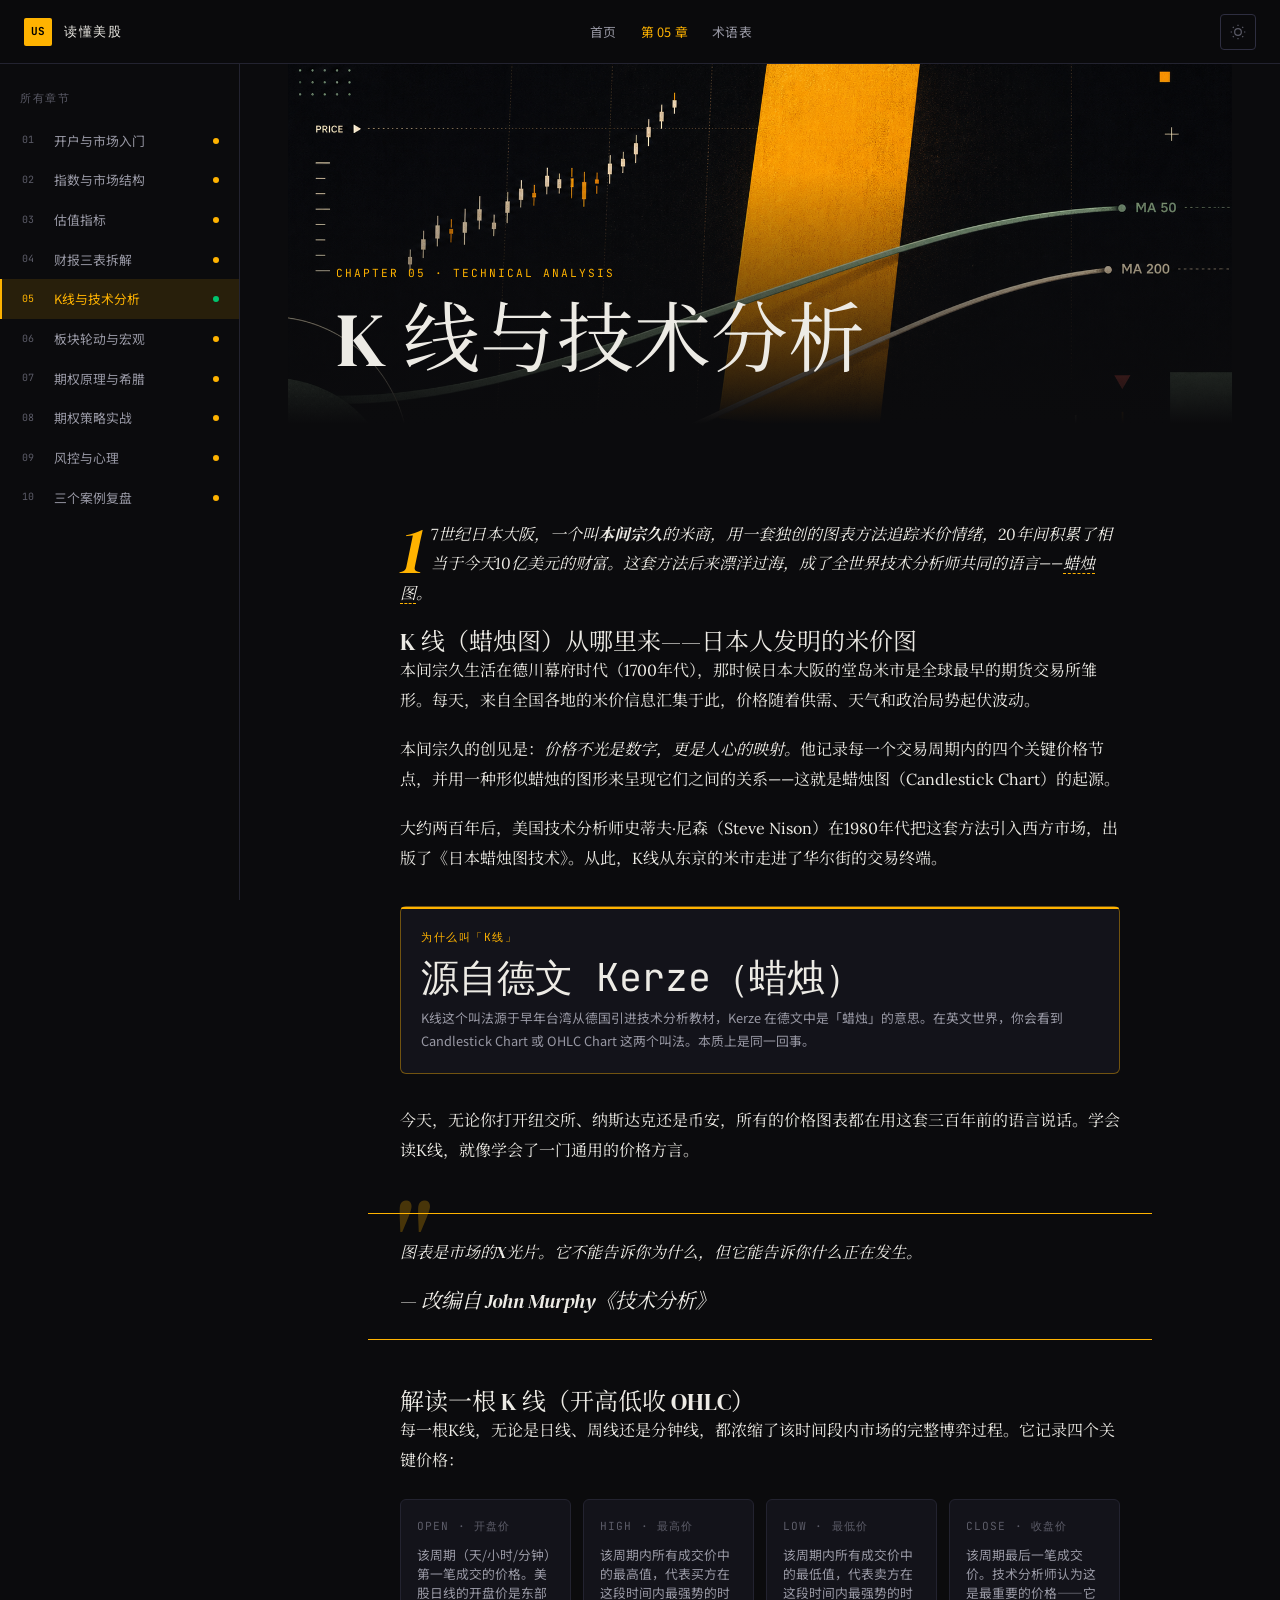
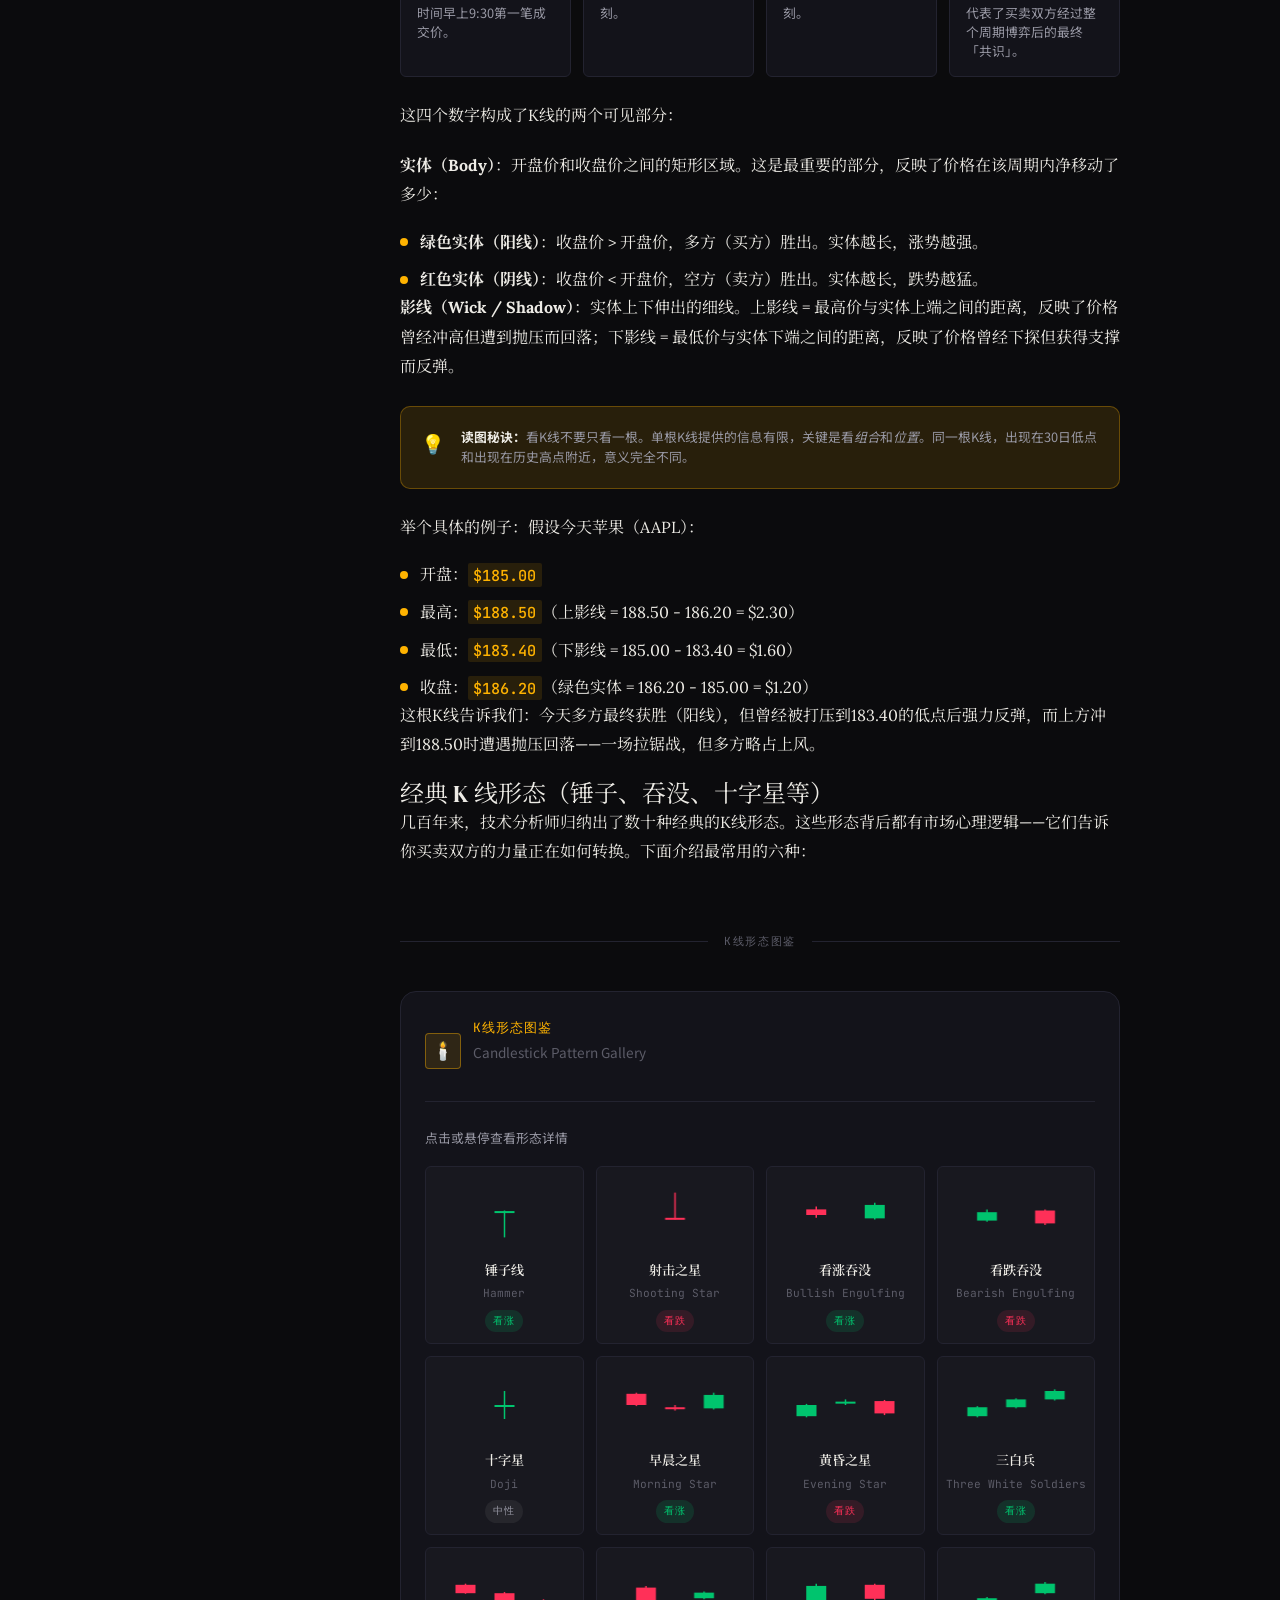
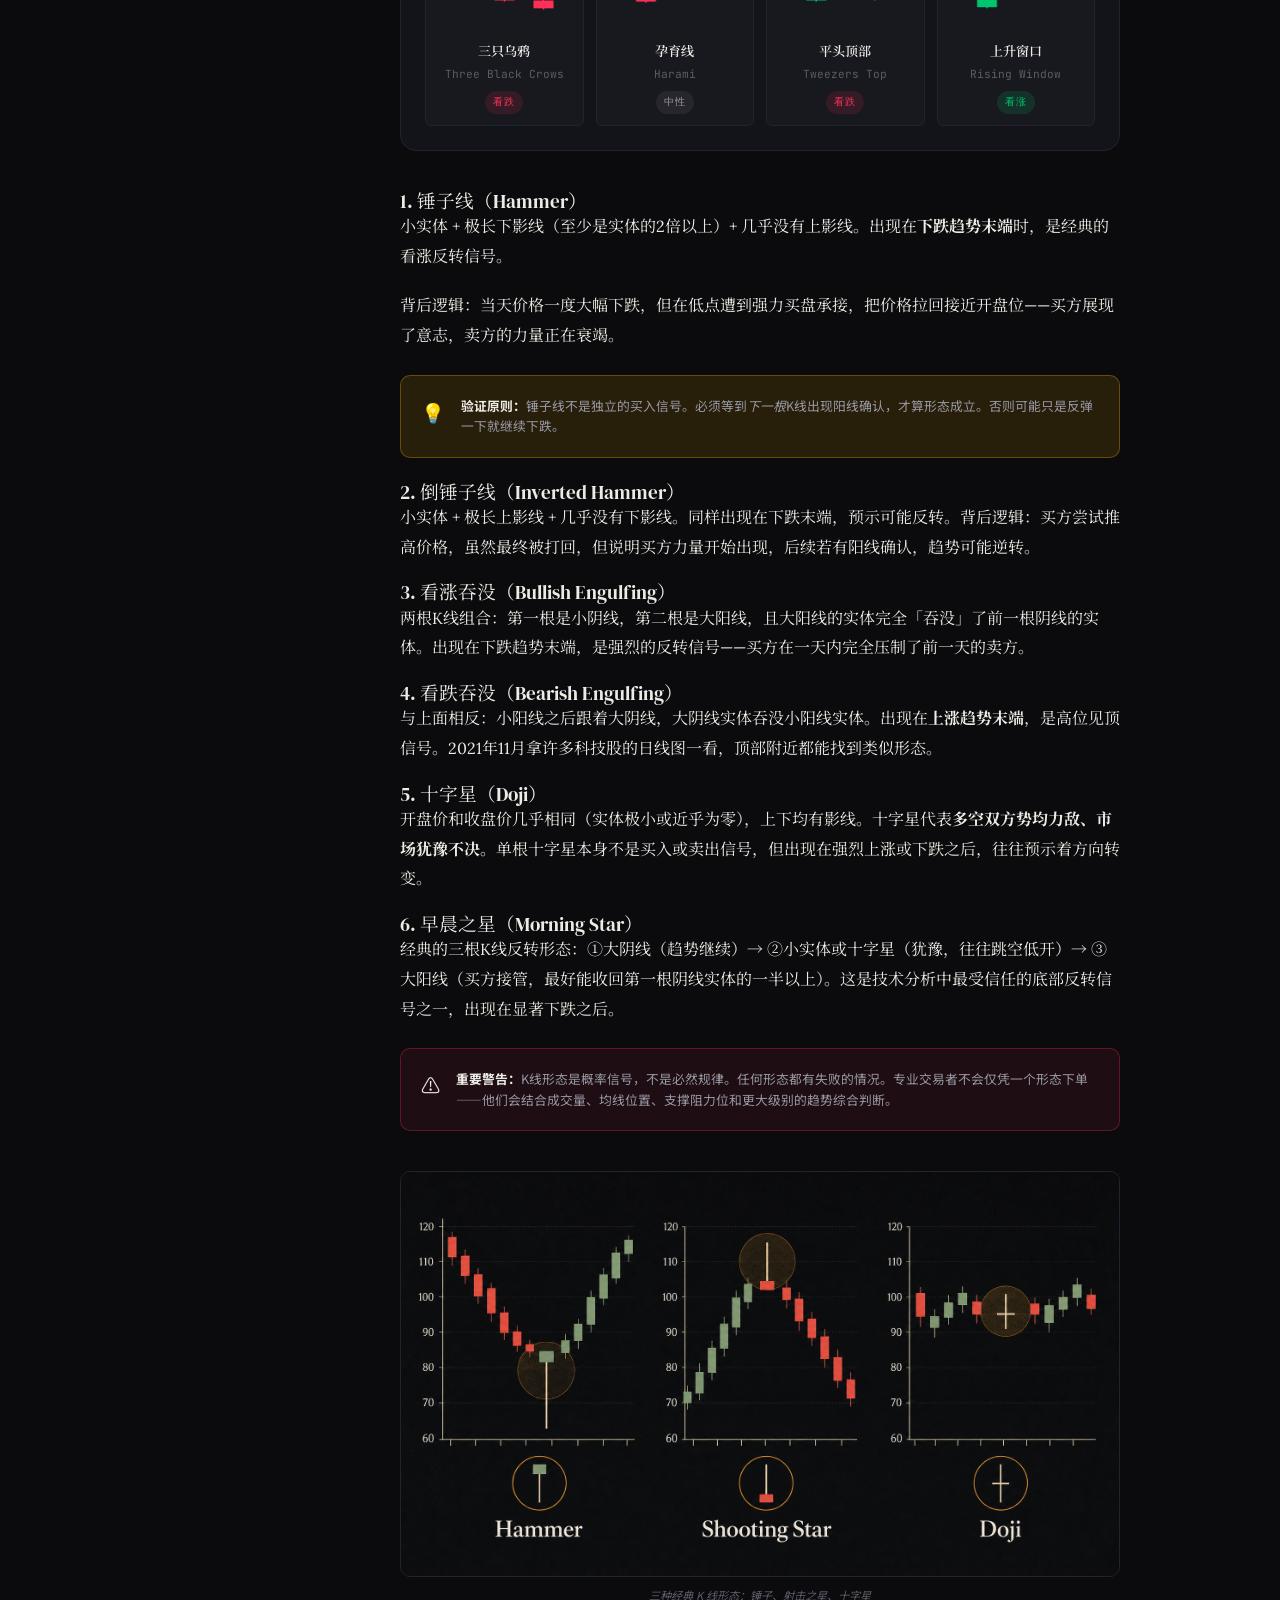
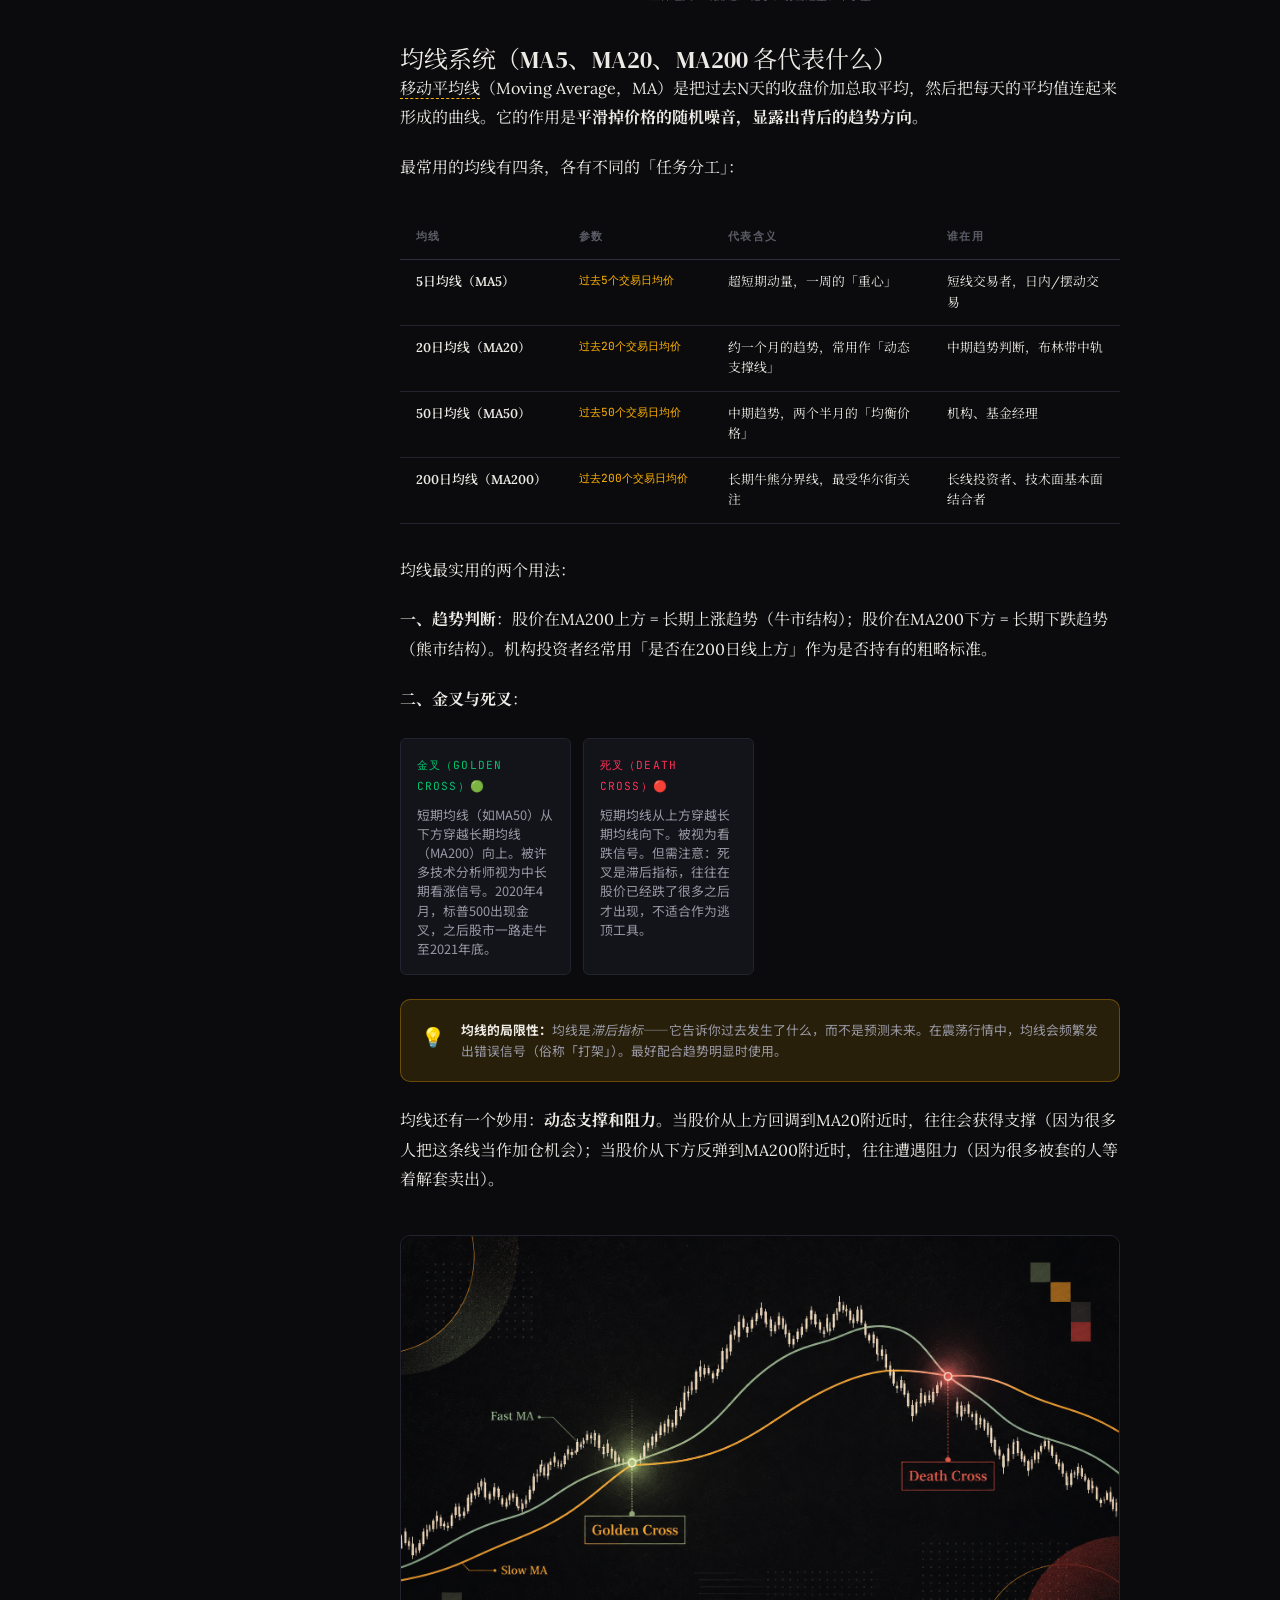
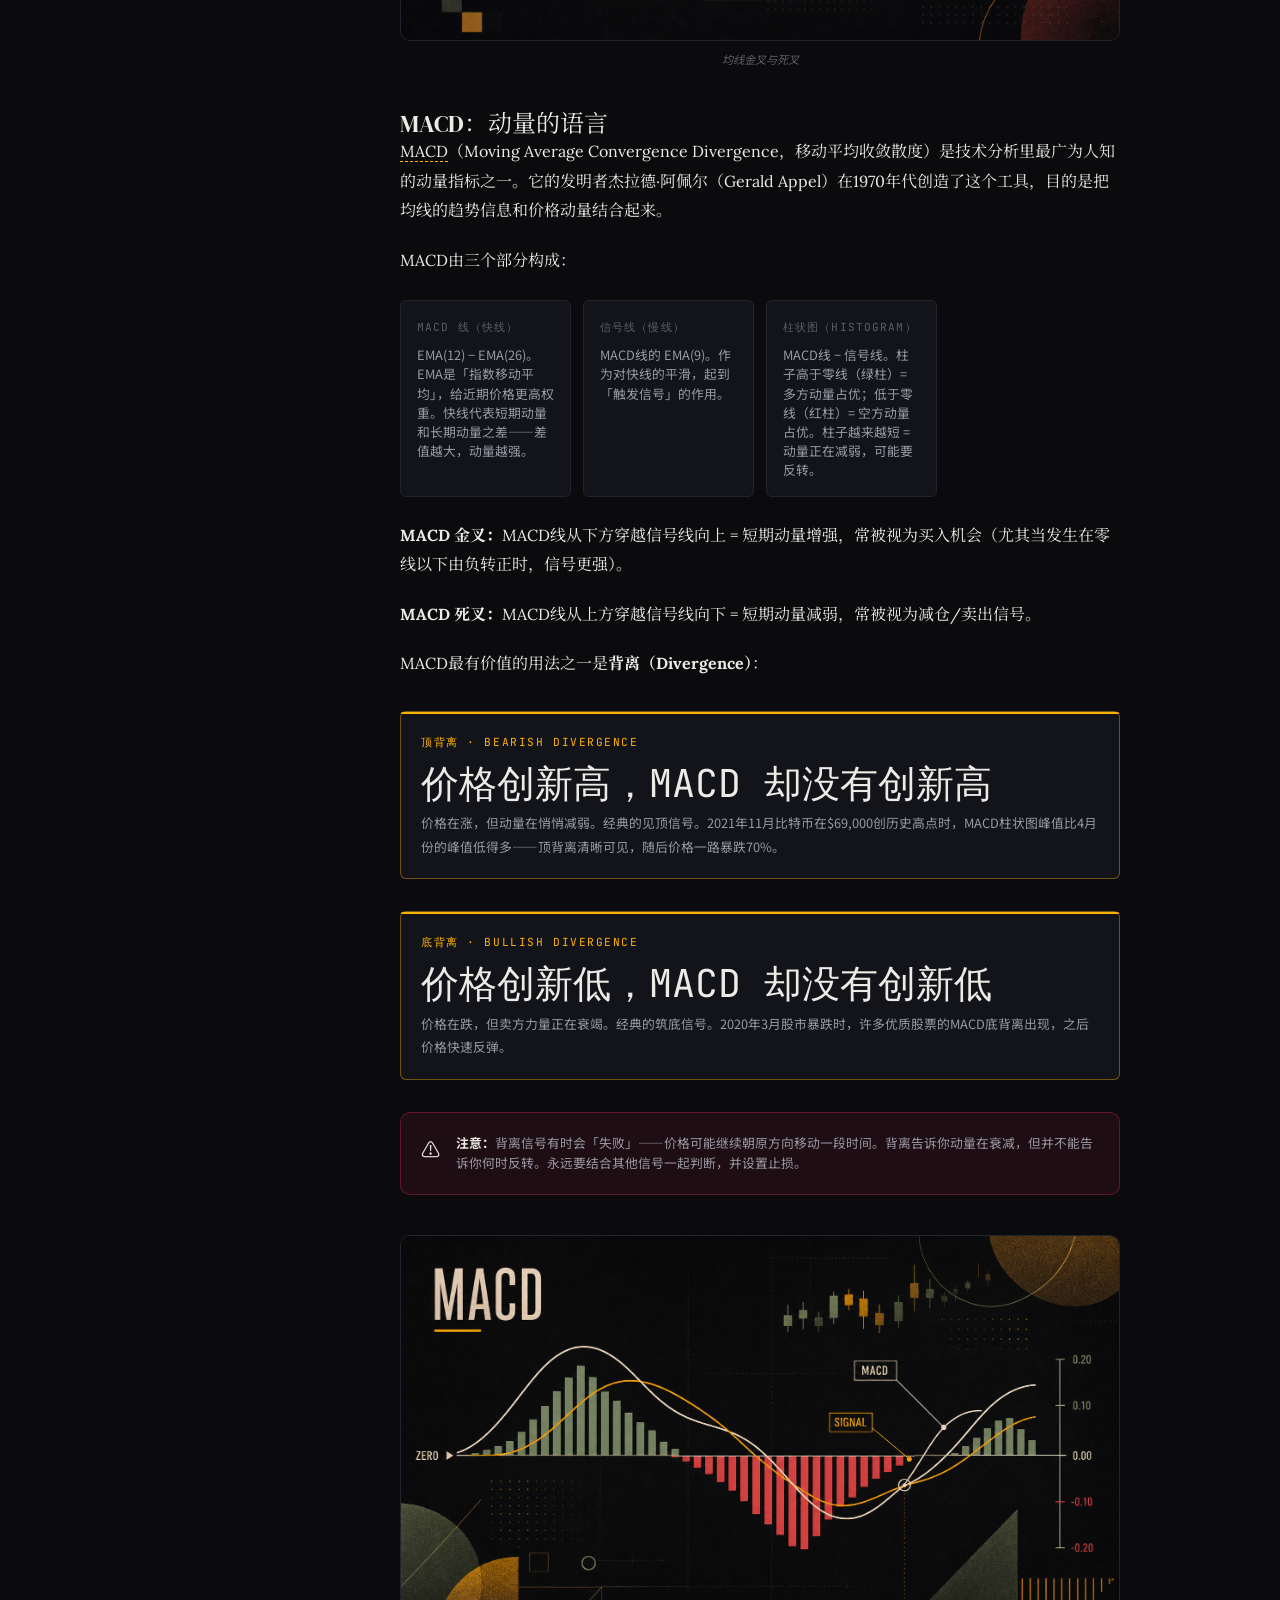
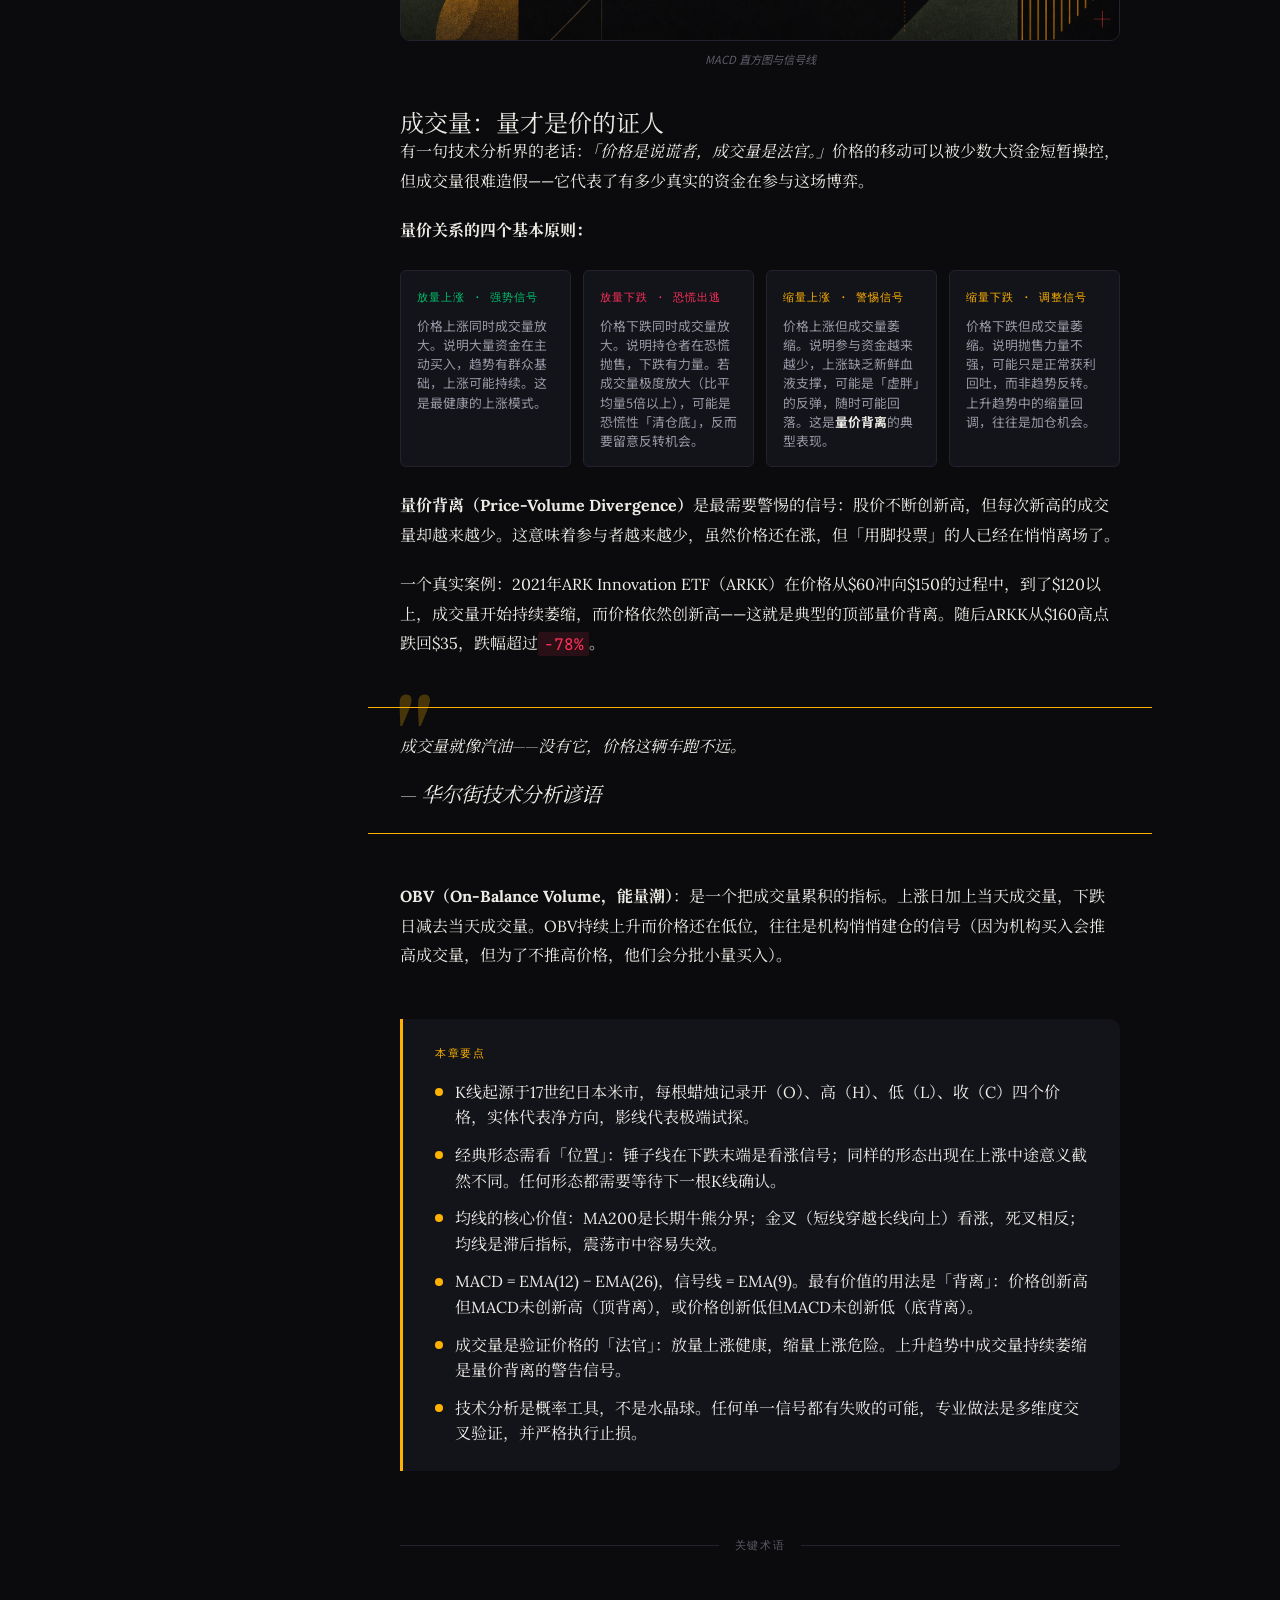
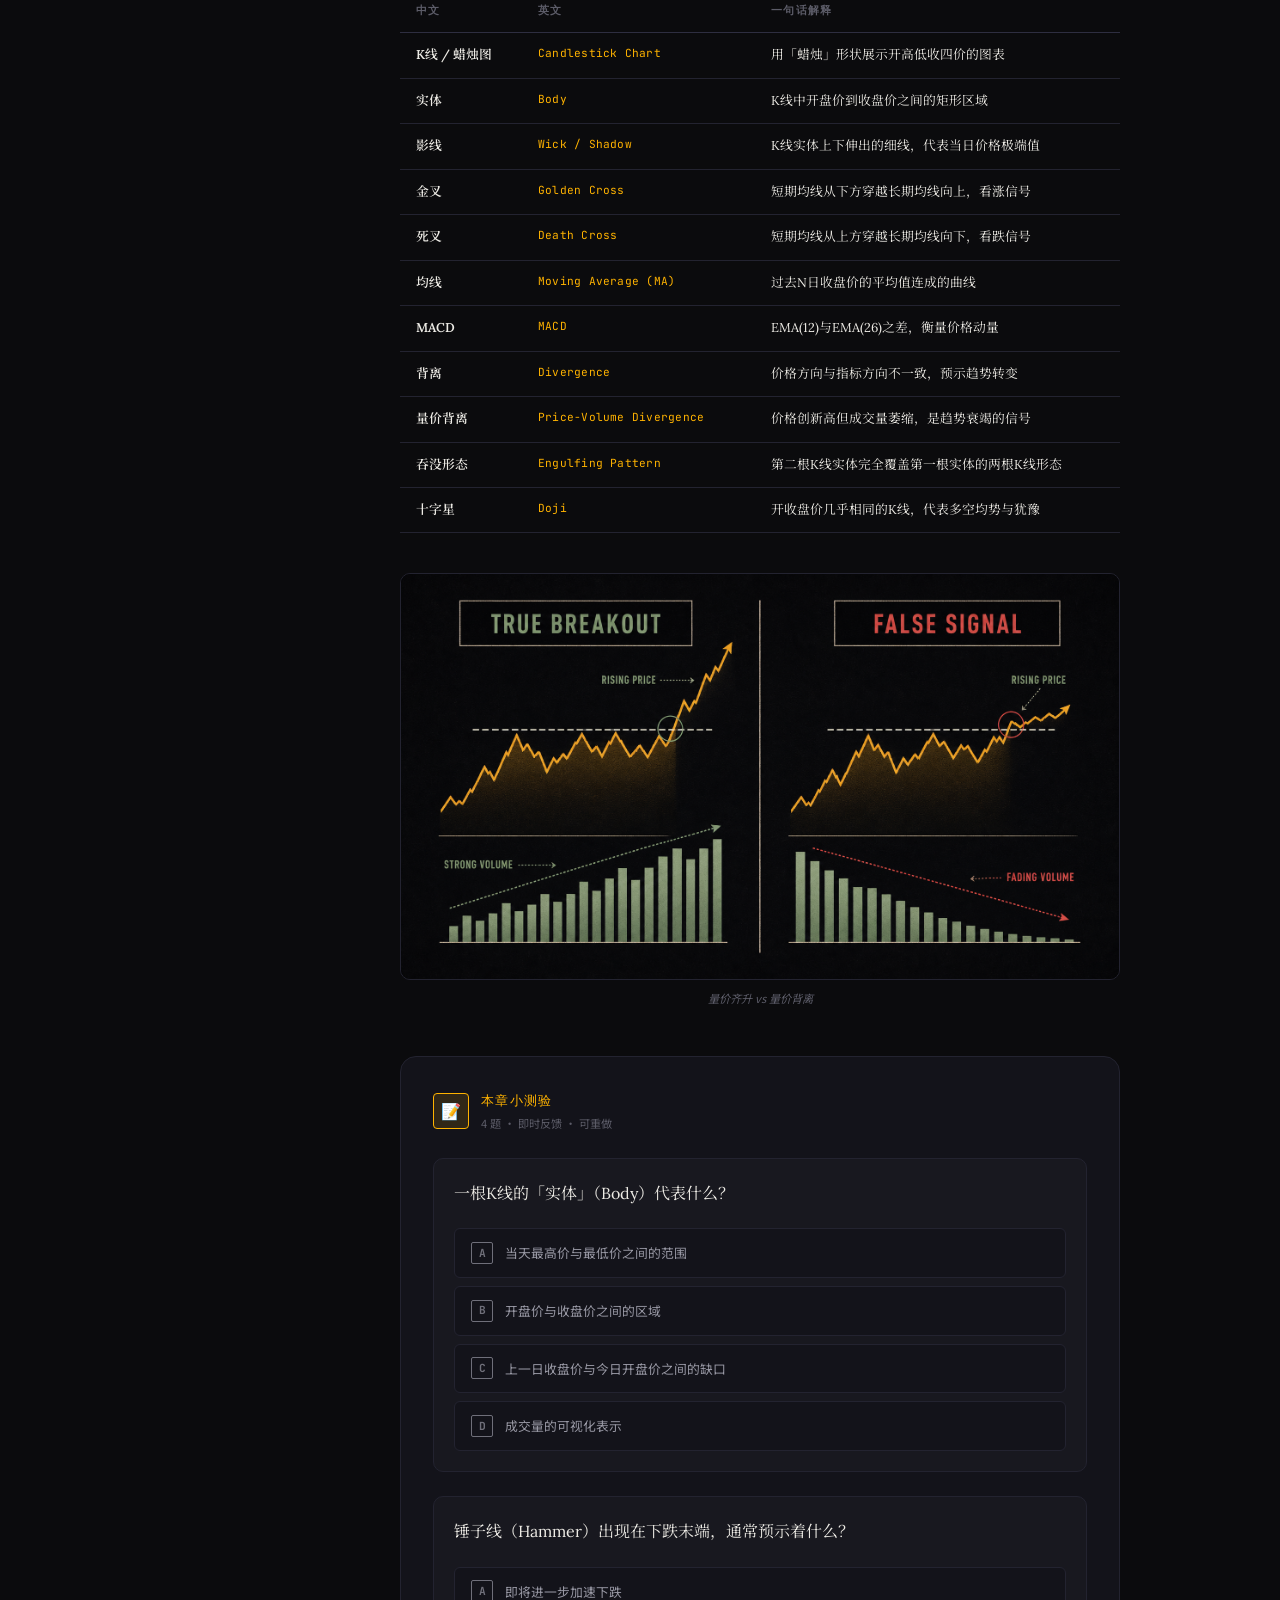
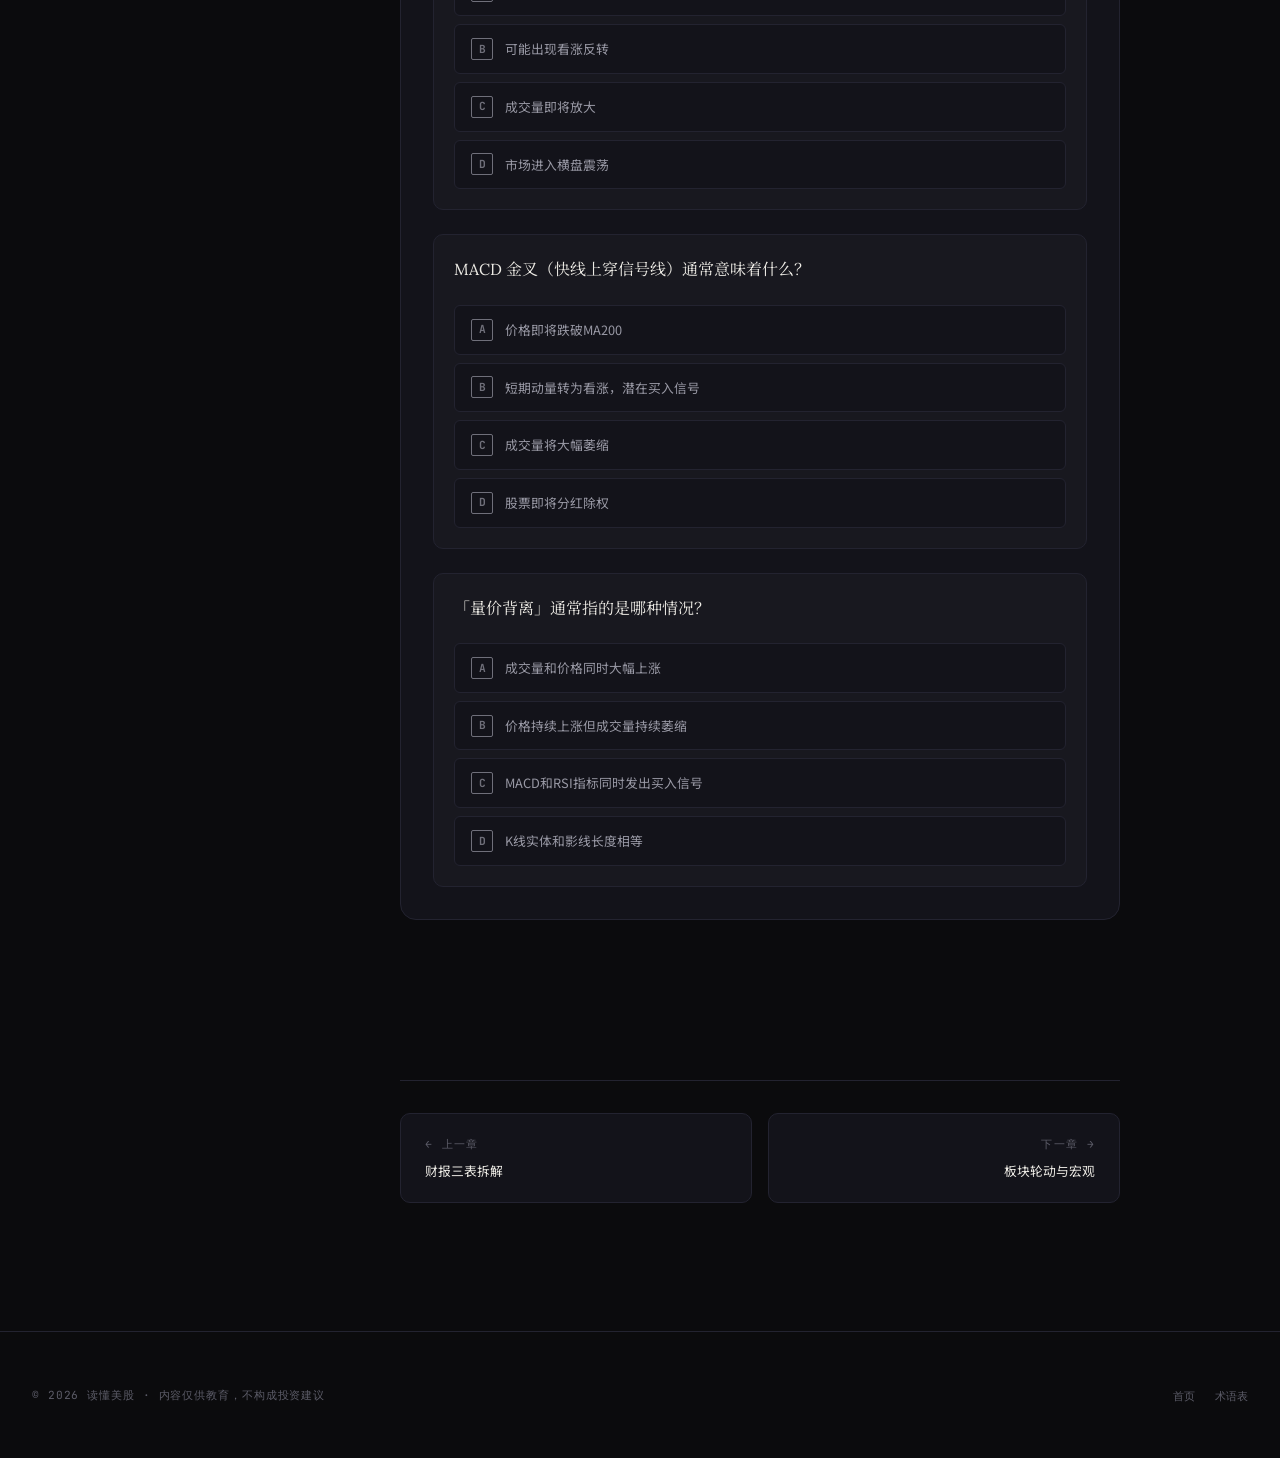
<file: chapters/05-technical.html>
<!DOCTYPE html>
<html lang="zh-CN">
<head>
  <meta charset="UTF-8">
  <meta name="viewport" content="width=device-width, initial-scale=1.0">
  <meta name="description" content="美股技术分析入门：K线蜡烛图起源、OHLC解读、经典形态、均线系统、MACD与成交量——从日本米市到华尔街的图表语言。">
  <meta name="base-url" content="../">
  <title>第 05 章：K线与技术分析 · 读懂美股</title>  <meta property="og:title" content="第 05 章：K线与技术分析 · 读懂美股">  <meta property="og:description" content="美股从入门到期权的完整中文教程，通俗易懂，含8个互动工具。">  <meta property="og:type" content="article">  <meta property="og:image" content="../assets/images/ch05-hero.png">  <meta name="twitter:card" content="summary_large_image">  <link rel="icon" type="image/svg+xml" href="../assets/images/favicon.svg">
  <link rel="preconnect" href="https://fonts.googleapis.com">
  <link rel="preconnect" href="https://fonts.gstatic.com" crossorigin>
  <link href="https://fonts.googleapis.com/css2?family=DM+Serif+Display:ital@0;1&family=Lora:ital,wght@0,400;0,600;0,700;1,400&family=JetBrains+Mono:wght@400;500&family=Noto+Serif+SC:wght@400;600&family=Noto+Sans+SC:wght@400;500&display=swap" rel="stylesheet">
  <script>(function(){var t=localStorage.getItem('usstock-theme')||'dark';document.documentElement.setAttribute('data-theme',t==='paper'?'paper':'');})();</script>
  <link rel="stylesheet" href="../assets/css/reset.css">
  <link rel="stylesheet" href="../assets/css/tokens.css">
  <link rel="stylesheet" href="../assets/css/typography.css">
  <link rel="stylesheet" href="../assets/css/layout.css">
  <link rel="stylesheet" href="../assets/css/components.css">
  <link rel="stylesheet" href="../assets/css/tools.css">
  <link rel="stylesheet" href="../assets/css/animations.css">
</head>
<body>
<div class="reading-progress"></div>

<header class="site-nav">
  <div class="nav-inner">
    <a href="../index.html" class="nav-logo"><span class="nav-logo-mark">US</span>读懂美股</a>
    <nav><ul class="nav-links">
      <li><a href="../index.html">首页</a></li>
      <li><a href="05-technical.html" class="active">第 05 章</a></li>
      <li><a href="../glossary.html">术语表</a></li>
    </ul></nav>
    <div class="nav-actions">
      <button class="mobile-menu-btn" aria-label="打开目录" aria-expanded="false">
        <svg viewBox="0 0 20 20" fill="none" stroke="currentColor" stroke-width="1.8" width="18" height="18"><line x1="3" y1="5" x2="17" y2="5"/><line x1="3" y1="10" x2="17" y2="10"/><line x1="3" y1="15" x2="17" y2="15"/></svg>
      </button>
      <button class="theme-toggle" aria-label="切换主题">
        <svg viewBox="0 0 24 24" fill="none" stroke="currentColor" stroke-width="1.8" width="16" height="16"><circle cx="12" cy="12" r="5"/><line x1="12" y1="1" x2="12" y2="3"/><line x1="12" y1="21" x2="12" y2="23"/><line x1="4.22" y1="4.22" x2="5.64" y2="5.64"/><line x1="18.36" y1="18.36" x2="19.78" y2="19.78"/><line x1="1" y1="12" x2="3" y2="12"/><line x1="21" y1="12" x2="23" y2="12"/><line x1="4.22" y1="19.78" x2="5.64" y2="18.36"/><line x1="18.36" y1="5.64" x2="19.78" y2="4.22"/></svg>
      </button>
    </div>
  </div>
</header>

<div class="chapter-layout">
  <aside class="chapter-sidebar">
    <p class="sidebar-nav-label">所有章节</p>
    <ul class="sidebar-chapter-list">
      <li><a href="01-getting-started.html"><span class="sidebar-chapter-num">01</span>开户与市场入门<span class="sidebar-progress-dot"></span></a></li>
      <li><a href="02-market-structure.html"><span class="sidebar-chapter-num">02</span>指数与市场结构<span class="sidebar-progress-dot"></span></a></li>
      <li><a href="03-valuation.html"><span class="sidebar-chapter-num">03</span>估值指标<span class="sidebar-progress-dot"></span></a></li>
      <li><a href="04-financials.html"><span class="sidebar-chapter-num">04</span>财报三表拆解<span class="sidebar-progress-dot"></span></a></li>
      <li><a href="05-technical.html" class="active"><span class="sidebar-chapter-num">05</span>K线与技术分析<span class="sidebar-progress-dot"></span></a></li>
      <li><a href="06-sectors-macro.html"><span class="sidebar-chapter-num">06</span>板块轮动与宏观<span class="sidebar-progress-dot"></span></a></li>
      <li><a href="07-options-basics.html"><span class="sidebar-chapter-num">07</span>期权原理与希腊<span class="sidebar-progress-dot"></span></a></li>
      <li><a href="08-options-strategies.html"><span class="sidebar-chapter-num">08</span>期权策略实战<span class="sidebar-progress-dot"></span></a></li>
      <li><a href="09-risk-psychology.html"><span class="sidebar-chapter-num">09</span>风控与心理<span class="sidebar-progress-dot"></span></a></li>
      <li><a href="10-case-studies.html"><span class="sidebar-chapter-num">10</span>三个案例复盘<span class="sidebar-progress-dot"></span></a></li>
    </ul>
  </aside>

  <main class="chapter-content">
    <div class="chapter-hero">
      <img src="../assets/images/ch05-hero.png" alt="" loading="lazy" class="ken-burns" onerror="this.style.display='none'">
    <div class="chapter-hero-placeholder">
        <div class="chapter-hero-overlay">
          <span class="chapter-kicker">Chapter 05 · Technical Analysis</span>
          <h1 class="hero-title">K 线与技术分析</h1>
        </div>
      </div>
    </div>

    <article class="prose">
      <p class="lead">17世纪日本大阪，一个叫<strong>本间宗久</strong>的米商，用一套独创的图表方法追踪米价情绪，20年间积累了相当于今天10亿美元的财富。这套方法后来漂洋过海，成了全世界技术分析师共同的语言——<span data-term="K线">蜡烛图</span>。</p>

      <!-- ── Section 1 ── -->
      <h2 id="s1">K 线（蜡烛图）从哪里来——日本人发明的米价图</h2>

      <p>本间宗久生活在德川幕府时代（1700年代），那时候日本大阪的堂岛米市是全球最早的期货交易所雏形。每天，来自全国各地的米价信息汇集于此，价格随着供需、天气和政治局势起伏波动。</p>

      <p>本间宗久的创见是：<em>价格不光是数字，更是人心的映射。</em>他记录每一个交易周期内的四个关键价格节点，并用一种形似蜡烛的图形来呈现它们之间的关系——这就是蜡烛图（Candlestick Chart）的起源。</p>

      <p>大约两百年后，美国技术分析师史蒂夫·尼森（Steve Nison）在1980年代把这套方法引入西方市场，出版了《日本蜡烛图技术》。从此，K线从东京的米市走进了华尔街的交易终端。</p>

      <div class="data-card">
        <div class="data-card-label">为什么叫「K线」</div>
        <div class="data-card-value">源自德文 Kerze（蜡烛）</div>
        <div class="data-card-sub">K线这个叫法源于早年台湾从德国引进技术分析教材，Kerze 在德文中是「蜡烛」的意思。在英文世界，你会看到 Candlestick Chart 或 OHLC Chart 这两个叫法。本质上是同一回事。</div>
      </div>

      <p>今天，无论你打开纽交所、纳斯达克还是币安，所有的价格图表都在用这套三百年前的语言说话。学会读K线，就像学会了一门通用的价格方言。</p>

      <div class="pull-quote">
        <p>图表是市场的X光片。它不能告诉你为什么，但它能告诉你什么正在发生。</p>
        <cite>— 改编自 John Murphy《技术分析》</cite>
      </div>

      <!-- ── Section 2 ── -->
      <h2 id="s2">解读一根 K 线（开高低收 OHLC）</h2>

      <p>每一根K线，无论是日线、周线还是分钟线，都浓缩了该时间段内市场的完整博弈过程。它记录四个关键价格：</p>

      <div class="stat-grid">
        <div class="stat-item">
          <div class="stat-label">Open · 开盘价</div>
          <div class="stat-value" style="font-size:var(--ts-sm);font-family:var(--font-sans);color:var(--ink-secondary);line-height:1.5;">该周期（天/小时/分钟）第一笔成交的价格。美股日线的开盘价是东部时间早上9:30第一笔成交价。</div>
        </div>
        <div class="stat-item">
          <div class="stat-label">High · 最高价</div>
          <div class="stat-value" style="font-size:var(--ts-sm);font-family:var(--font-sans);color:var(--ink-secondary);line-height:1.5;">该周期内所有成交价中的最高值，代表买方在这段时间内最强势的时刻。</div>
        </div>
        <div class="stat-item">
          <div class="stat-label">Low · 最低价</div>
          <div class="stat-value" style="font-size:var(--ts-sm);font-family:var(--font-sans);color:var(--ink-secondary);line-height:1.5;">该周期内所有成交价中的最低值，代表卖方在这段时间内最强势的时刻。</div>
        </div>
        <div class="stat-item">
          <div class="stat-label">Close · 收盘价</div>
          <div class="stat-value" style="font-size:var(--ts-sm);font-family:var(--font-sans);color:var(--ink-secondary);line-height:1.5;">该周期最后一笔成交价。技术分析师认为这是最重要的价格——它代表了买卖双方经过整个周期博弈后的最终「共识」。</div>
        </div>
      </div>

      <p>这四个数字构成了K线的两个可见部分：</p>

      <p><strong>实体（Body）</strong>：开盘价和收盘价之间的矩形区域。这是最重要的部分，反映了价格在该周期内净移动了多少：</p>
      <ul class="key-points">
        <li><strong>绿色实体（阳线）</strong>：收盘价 &gt; 开盘价，多方（买方）胜出。实体越长，涨势越强。</li>
        <li><strong>红色实体（阴线）</strong>：收盘价 &lt; 开盘价，空方（卖方）胜出。实体越长，跌势越猛。</li>
      </ul>

      <p><strong>影线（Wick / Shadow）</strong>：实体上下伸出的细线。上影线 = 最高价与实体上端之间的距离，反映了价格曾经冲高但遭到抛压而回落；下影线 = 最低价与实体下端之间的距离，反映了价格曾经下探但获得支撑而反弹。</p>

      <div class="callout callout-tip">
        <span class="callout-icon">💡</span>
        <div class="callout-body"><strong>读图秘诀：</strong>看K线不要只看一根。单根K线提供的信息有限，关键是看<em>组合</em>和<em>位置</em>。同一根K线，出现在30日低点和出现在历史高点附近，意义完全不同。</div>
      </div>

      <p>举个具体的例子：假设今天苹果（AAPL）：</p>
      <ul class="key-points">
        <li>开盘：<span class="data-num">$185.00</span></li>
        <li>最高：<span class="data-num">$188.50</span>（上影线 = 188.50 - 186.20 = $2.30）</li>
        <li>最低：<span class="data-num">$183.40</span>（下影线 = 185.00 - 183.40 = $1.60）</li>
        <li>收盘：<span class="data-num">$186.20</span>（绿色实体 = 186.20 - 185.00 = $1.20）</li>
      </ul>
      <p>这根K线告诉我们：今天多方最终获胜（阳线），但曾经被打压到183.40的低点后强力反弹，而上方冲到188.50时遭遇抛压回落——一场拉锯战，但多方略占上风。</p>

      <!-- ── Section 3 ── -->
      <h2 id="s3">经典 K 线形态（锤子、吞没、十字星等）</h2>

      <p>几百年来，技术分析师归纳出了数十种经典的K线形态。这些形态背后都有市场心理逻辑——它们告诉你买卖双方的力量正在如何转换。下面介绍最常用的六种：</p>

      <div class="section-rule"><span>K线形态图鉴</span></div>

      <div class="tool-container" id="kline-gallery-tool">
        <div class="tool-header">
          <div class="tool-title-group">
            <div class="tool-icon">🕯️</div>
            <div><div class="tool-name">K线形态图鉴</div><div class="tool-desc">Candlestick Pattern Gallery</div></div>
          </div>
        </div>
        <p style="font-family:var(--font-sans);font-size:var(--ts-sm);color:var(--ink-secondary);margin-bottom:var(--sp-4);">点击或悬停查看形态详情</p>
        <div class="kline-gallery" id="kline-gallery"></div>
        <div class="kline-detail" id="kline-detail"></div>
      </div>

      <h3>1. 锤子线（Hammer）</h3>
      <p>小实体 + 极长下影线（至少是实体的2倍以上）+ 几乎没有上影线。出现在<strong>下跌趋势末端</strong>时，是经典的看涨反转信号。</p>
      <p>背后逻辑：当天价格一度大幅下跌，但在低点遭到强力买盘承接，把价格拉回接近开盘位——买方展现了意志，卖方的力量正在衰竭。</p>

      <div class="callout callout-tip">
        <span class="callout-icon">💡</span>
        <div class="callout-body"><strong>验证原则：</strong>锤子线不是独立的买入信号。必须等到<em>下一根</em>K线出现阳线确认，才算形态成立。否则可能只是反弹一下就继续下跌。</div>
      </div>

      <h3>2. 倒锤子线（Inverted Hammer）</h3>
      <p>小实体 + 极长上影线 + 几乎没有下影线。同样出现在下跌末端，预示可能反转。背后逻辑：买方尝试推高价格，虽然最终被打回，但说明买方力量开始出现，后续若有阳线确认，趋势可能逆转。</p>

      <h3>3. 看涨吞没（Bullish Engulfing）</h3>
      <p>两根K线组合：第一根是小阴线，第二根是大阳线，且大阳线的实体完全「吞没」了前一根阴线的实体。出现在下跌趋势末端，是强烈的反转信号——买方在一天内完全压制了前一天的卖方。</p>

      <h3>4. 看跌吞没（Bearish Engulfing）</h3>
      <p>与上面相反：小阳线之后跟着大阴线，大阴线实体吞没小阳线实体。出现在<strong>上涨趋势末端</strong>，是高位见顶信号。2021年11月拿许多科技股的日线图一看，顶部附近都能找到类似形态。</p>

      <h3>5. 十字星（Doji）</h3>
      <p>开盘价和收盘价几乎相同（实体极小或近乎为零），上下均有影线。十字星代表<strong>多空双方势均力敌、市场犹豫不决</strong>。单根十字星本身不是买入或卖出信号，但出现在强烈上涨或下跌之后，往往预示着方向转变。</p>

      <h3>6. 早晨之星（Morning Star）</h3>
      <p>经典的三根K线反转形态：①大阴线（趋势继续）→ ②小实体或十字星（犹豫，往往跳空低开）→ ③大阳线（买方接管，最好能收回第一根阴线实体的一半以上）。这是技术分析中最受信任的底部反转信号之一，出现在显著下跌之后。</p>

      <div class="callout callout-warning">
        <span class="callout-icon">⚠️</span>
        <div class="callout-body"><strong>重要警告：</strong>K线形态是概率信号，不是必然规律。任何形态都有失败的情况。专业交易者不会仅凭一个形态下单——他们会结合成交量、均线位置、支撑阻力位和更大级别的趋势综合判断。</div>
      </div>

      <!-- ── Section 4 ── -->
      <figure class="chapter-figure reveal">
        <img src="../assets/images/ch05-inline-1.png" alt="三种经典 K 线形态：锤子、射击之星、十字星" loading="lazy" onerror="this.style.display='none'">
        <figcaption>三种经典 K 线形态：锤子、射击之星、十字星</figcaption>
      </figure>

      <h2 id="s4">均线系统（MA5、MA20、MA200 各代表什么）</h2>

      <p><span data-term="均线">移动平均线</span>（Moving Average，MA）是把过去N天的收盘价加总取平均，然后把每天的平均值连起来形成的曲线。它的作用是<strong>平滑掉价格的随机噪音，显露出背后的趋势方向</strong>。</p>

      <p>最常用的均线有四条，各有不同的「任务分工」：</p>

      <table class="glossary-table" style="margin:var(--sp-8) 0;">
        <thead><tr><th>均线</th><th>参数</th><th>代表含义</th><th>谁在用</th></tr></thead>
        <tbody>
          <tr><td>5日均线（MA5）</td><td>过去5个交易日均价</td><td>超短期动量，一周的「重心」</td><td>短线交易者，日内/摆动交易</td></tr>
          <tr><td>20日均线（MA20）</td><td>过去20个交易日均价</td><td>约一个月的趋势，常用作「动态支撑线」</td><td>中期趋势判断，布林带中轨</td></tr>
          <tr><td>50日均线（MA50）</td><td>过去50个交易日均价</td><td>中期趋势，两个半月的「均衡价格」</td><td>机构、基金经理</td></tr>
          <tr><td>200日均线（MA200）</td><td>过去200个交易日均价</td><td>长期牛熊分界线，最受华尔街关注</td><td>长线投资者、技术面基本面结合者</td></tr>
        </tbody>
      </table>

      <p>均线最实用的两个用法：</p>

      <p><strong>一、趋势判断</strong>：股价在MA200上方 = 长期上涨趋势（牛市结构）；股价在MA200下方 = 长期下跌趋势（熊市结构）。机构投资者经常用「是否在200日线上方」作为是否持有的粗略标准。</p>

      <p><strong>二、金叉与死叉</strong>：</p>

      <div class="stat-grid">
        <div class="stat-item">
          <div class="stat-label" style="color:var(--green);">金叉（Golden Cross）🟢</div>
          <div class="stat-value" style="font-size:var(--ts-sm);font-family:var(--font-sans);color:var(--ink-secondary);line-height:1.5;">短期均线（如MA50）从下方穿越长期均线（MA200）向上。被许多技术分析师视为中长期看涨信号。2020年4月，标普500出现金叉，之后股市一路走牛至2021年底。</div>
        </div>
        <div class="stat-item">
          <div class="stat-label" style="color:var(--red);">死叉（Death Cross）🔴</div>
          <div class="stat-value" style="font-size:var(--ts-sm);font-family:var(--font-sans);color:var(--ink-secondary);line-height:1.5;">短期均线从上方穿越长期均线向下。被视为看跌信号。但需注意：死叉是滞后指标，往往在股价已经跌了很多之后才出现，不适合作为逃顶工具。</div>
        </div>
      </div>

      <div class="callout callout-tip">
        <span class="callout-icon">💡</span>
        <div class="callout-body"><strong>均线的局限性：</strong>均线是<em>滞后指标</em>——它告诉你过去发生了什么，而不是预测未来。在震荡行情中，均线会频繁发出错误信号（俗称「打架」）。最好配合趋势明显时使用。</div>
      </div>

      <p>均线还有一个妙用：<strong>动态支撑和阻力</strong>。当股价从上方回调到MA20附近时，往往会获得支撑（因为很多人把这条线当作加仓机会）；当股价从下方反弹到MA200附近时，往往遭遇阻力（因为很多被套的人等着解套卖出）。</p>

      <!-- ── Section 5 ── -->
      <figure class="chapter-figure reveal">
        <img src="../assets/images/ch05-inline-2.png" alt="均线金叉与死叉" loading="lazy" onerror="this.style.display='none'">
        <figcaption>均线金叉与死叉</figcaption>
      </figure>

      <h2 id="s5">MACD：动量的语言</h2>

      <p><span data-term="MACD">MACD</span>（Moving Average Convergence Divergence，移动平均收敛散度）是技术分析里最广为人知的动量指标之一。它的发明者杰拉德·阿佩尔（Gerald Appel）在1970年代创造了这个工具，目的是把均线的趋势信息和价格动量结合起来。</p>

      <p>MACD由三个部分构成：</p>

      <div class="stat-grid">
        <div class="stat-item">
          <div class="stat-label">MACD 线（快线）</div>
          <div class="stat-value" style="font-size:var(--ts-sm);font-family:var(--font-sans);color:var(--ink-secondary);line-height:1.5;">EMA(12) − EMA(26)。EMA是「指数移动平均」，给近期价格更高权重。快线代表短期动量和长期动量之差——差值越大，动量越强。</div>
        </div>
        <div class="stat-item">
          <div class="stat-label">信号线（慢线）</div>
          <div class="stat-value" style="font-size:var(--ts-sm);font-family:var(--font-sans);color:var(--ink-secondary);line-height:1.5;">MACD线的 EMA(9)。作为对快线的平滑，起到「触发信号」的作用。</div>
        </div>
        <div class="stat-item">
          <div class="stat-label">柱状图（Histogram）</div>
          <div class="stat-value" style="font-size:var(--ts-sm);font-family:var(--font-sans);color:var(--ink-secondary);line-height:1.5;">MACD线 − 信号线。柱子高于零线（绿柱）= 多方动量占优；低于零线（红柱）= 空方动量占优。柱子越来越短 = 动量正在减弱，可能要反转。</div>
        </div>
      </div>

      <p><strong>MACD 金叉：</strong>MACD线从下方穿越信号线向上 = 短期动量增强，常被视为买入机会（尤其当发生在零线以下由负转正时，信号更强）。</p>

      <p><strong>MACD 死叉：</strong>MACD线从上方穿越信号线向下 = 短期动量减弱，常被视为减仓/卖出信号。</p>

      <p>MACD最有价值的用法之一是<strong>背离（Divergence）</strong>：</p>

      <div class="data-card">
        <div class="data-card-label">顶背离 · Bearish Divergence</div>
        <div class="data-card-value">价格创新高，MACD 却没有创新高</div>
        <div class="data-card-sub">价格在涨，但动量在悄悄减弱。经典的见顶信号。2021年11月比特币在$69,000创历史高点时，MACD柱状图峰值比4月份的峰值低得多——顶背离清晰可见，随后价格一路暴跌70%。</div>
      </div>

      <div class="data-card">
        <div class="data-card-label">底背离 · Bullish Divergence</div>
        <div class="data-card-value">价格创新低，MACD 却没有创新低</div>
        <div class="data-card-sub">价格在跌，但卖方力量正在衰竭。经典的筑底信号。2020年3月股市暴跌时，许多优质股票的MACD底背离出现，之后价格快速反弹。</div>
      </div>

      <div class="callout callout-warning">
        <span class="callout-icon">⚠️</span>
        <div class="callout-body"><strong>注意：</strong>背离信号有时会「失败」——价格可能继续朝原方向移动一段时间。背离告诉你动量在衰减，但并不能告诉你何时反转。永远要结合其他信号一起判断，并设置止损。</div>
      </div>

      <!-- ── Section 6 ── -->
      <figure class="chapter-figure reveal">
        <img src="../assets/images/ch05-inline-3.png" alt="MACD 直方图与信号线" loading="lazy" onerror="this.style.display='none'">
        <figcaption>MACD 直方图与信号线</figcaption>
      </figure>

      <h2 id="s6">成交量：量才是价的证人</h2>

      <p>有一句技术分析界的老话：<em>「价格是说谎者，成交量是法官。」</em>价格的移动可以被少数大资金短暂操控，但成交量很难造假——它代表了有多少真实的资金在参与这场博弈。</p>

      <p><strong>量价关系的四个基本原则：</strong></p>

      <div class="stat-grid">
        <div class="stat-item">
          <div class="stat-label" style="color:var(--green);">放量上涨 · 强势信号</div>
          <div class="stat-value" style="font-size:var(--ts-sm);font-family:var(--font-sans);color:var(--ink-secondary);line-height:1.5;">价格上涨同时成交量放大。说明大量资金在主动买入，趋势有群众基础，上涨可能持续。这是最健康的上涨模式。</div>
        </div>
        <div class="stat-item">
          <div class="stat-label" style="color:var(--red);">放量下跌 · 恐慌出逃</div>
          <div class="stat-value" style="font-size:var(--ts-sm);font-family:var(--font-sans);color:var(--ink-secondary);line-height:1.5;">价格下跌同时成交量放大。说明持仓者在恐慌抛售，下跌有力量。若成交量极度放大（比平均量5倍以上），可能是恐慌性「清仓底」，反而要留意反转机会。</div>
        </div>
        <div class="stat-item">
          <div class="stat-label" style="color:var(--amber);">缩量上涨 · 警惕信号</div>
          <div class="stat-value" style="font-size:var(--ts-sm);font-family:var(--font-sans);color:var(--ink-secondary);line-height:1.5;">价格上涨但成交量萎缩。说明参与资金越来越少，上涨缺乏新鲜血液支撑，可能是「虚胖」的反弹，随时可能回落。这是<strong>量价背离</strong>的典型表现。</div>
        </div>
        <div class="stat-item">
          <div class="stat-label" style="color:var(--amber);">缩量下跌 · 调整信号</div>
          <div class="stat-value" style="font-size:var(--ts-sm);font-family:var(--font-sans);color:var(--ink-secondary);line-height:1.5;">价格下跌但成交量萎缩。说明抛售力量不强，可能只是正常获利回吐，而非趋势反转。上升趋势中的缩量回调，往往是加仓机会。</div>
        </div>
      </div>

      <p><strong>量价背离（Price-Volume Divergence）</strong>是最需要警惕的信号：股价不断创新高，但每次新高的成交量却越来越少。这意味着参与者越来越少，虽然价格还在涨，但「用脚投票」的人已经在悄悄离场了。</p>

      <p>一个真实案例：2021年ARK Innovation ETF（ARKK）在价格从$60冲向$150的过程中，到了$120以上，成交量开始持续萎缩，而价格依然创新高——这就是典型的顶部量价背离。随后ARKK从$160高点跌回$35，跌幅超过<span class="data-down">−78%</span>。</p>

      <div class="pull-quote">
        <p>成交量就像汽油——没有它，价格这辆车跑不远。</p>
        <cite>— 华尔街技术分析谚语</cite>
      </div>

      <p><strong>OBV（On-Balance Volume，能量潮）</strong>：是一个把成交量累积的指标。上涨日加上当天成交量，下跌日减去当天成交量。OBV持续上升而价格还在低位，往往是机构悄悄建仓的信号（因为机构买入会推高成交量，但为了不推高价格，他们会分批小量买入）。</p>

      <!-- ── Key Takeaways ── -->
      <div class="section-key-points">
        <div class="key-points-header">本章要点</div>
        <ul class="key-points">
          <li>K线起源于17世纪日本米市，每根蜡烛记录开（O）、高（H）、低（L）、收（C）四个价格，实体代表净方向，影线代表极端试探。</li>
          <li>经典形态需看「位置」：锤子线在下跌末端是看涨信号；同样的形态出现在上涨中途意义截然不同。任何形态都需要等待下一根K线确认。</li>
          <li>均线的核心价值：MA200是长期牛熊分界；金叉（短线穿越长线向上）看涨，死叉相反；均线是滞后指标，震荡市中容易失效。</li>
          <li>MACD = EMA(12) − EMA(26)，信号线 = EMA(9)。最有价值的用法是「背离」：价格创新高但MACD未创新高（顶背离），或价格创新低但MACD未创新低（底背离）。</li>
          <li>成交量是验证价格的「法官」：放量上涨健康，缩量上涨危险。上升趋势中成交量持续萎缩是量价背离的警告信号。</li>
          <li>技术分析是概率工具，不是水晶球。任何单一信号都有失败的可能，专业做法是多维度交叉验证，并严格执行止损。</li>
        </ul>
      </div>

      <div class="section-rule"><span>关键术语</span></div>
      <table class="glossary-table">
        <thead><tr><th>中文</th><th>英文</th><th>一句话解释</th></tr></thead>
        <tbody>
          <tr><td>K线 / 蜡烛图</td><td class="en-term">Candlestick Chart</td><td>用「蜡烛」形状展示开高低收四价的图表</td></tr>
          <tr><td>实体</td><td class="en-term">Body</td><td>K线中开盘价到收盘价之间的矩形区域</td></tr>
          <tr><td>影线</td><td class="en-term">Wick / Shadow</td><td>K线实体上下伸出的细线，代表当日价格极端值</td></tr>
          <tr><td>金叉</td><td class="en-term">Golden Cross</td><td>短期均线从下方穿越长期均线向上，看涨信号</td></tr>
          <tr><td>死叉</td><td class="en-term">Death Cross</td><td>短期均线从上方穿越长期均线向下，看跌信号</td></tr>
          <tr><td>均线</td><td class="en-term">Moving Average (MA)</td><td>过去N日收盘价的平均值连成的曲线</td></tr>
          <tr><td>MACD</td><td class="en-term">MACD</td><td>EMA(12)与EMA(26)之差，衡量价格动量</td></tr>
          <tr><td>背离</td><td class="en-term">Divergence</td><td>价格方向与指标方向不一致，预示趋势转变</td></tr>
          <tr><td>量价背离</td><td class="en-term">Price-Volume Divergence</td><td>价格创新高但成交量萎缩，是趋势衰竭的信号</td></tr>
          <tr><td>吞没形态</td><td class="en-term">Engulfing Pattern</td><td>第二根K线实体完全覆盖第一根实体的两根K线形态</td></tr>
          <tr><td>十字星</td><td class="en-term">Doji</td><td>开收盘价几乎相同的K线，代表多空均势与犹豫</td></tr>
        </tbody>
      </table>
      <figure class="chapter-figure reveal">
        <img src="../assets/images/ch05-inline-4.png" alt="量价齐升 vs 量价背离" loading="lazy" onerror="this.style.display='none'">
        <figcaption>量价齐升 vs 量价背离</figcaption>
      </figure>


      <div class="quiz-section" data-chapter="05">
        <div class="quiz-header">
          <div class="quiz-icon">📝</div>
          <div>
            <div class="quiz-title">本章小测验</div>
            <div class="quiz-subtitle">4 题 · 即时反馈 · 可重做</div>
          </div>
        </div>
        <div class="quiz-questions">

          <div class="quiz-question" data-correct="1" data-explain="K线的实体（Body）是由开盘价（Open）和收盘价（Close）之间的区域构成的，代表当天价格的净移动方向和幅度。上下影线才代表当天的极端高低价。">
            <p class="quiz-q-text">一根K线的「实体」（Body）代表什么？</p>
            <div class="quiz-options">
              <div class="quiz-option"><span class="quiz-option-letter">A</span>当天最高价与最低价之间的范围</div>
              <div class="quiz-option"><span class="quiz-option-letter">B</span>开盘价与收盘价之间的区域</div>
              <div class="quiz-option"><span class="quiz-option-letter">C</span>上一日收盘价与今日开盘价之间的缺口</div>
              <div class="quiz-option"><span class="quiz-option-letter">D</span>成交量的可视化表示</div>
            </div>
            <div class="quiz-result"></div>
          </div>

          <div class="quiz-question" data-correct="1" data-explain="锤子线的特征是小实体加长下影线（至少2倍以上），出现在下跌趋势末端时是看涨反转信号，代表价格下探后获得强力买盘支撑而反弹。但要等下一根阳线确认。">
            <p class="quiz-q-text">锤子线（Hammer）出现在下跌末端，通常预示着什么？</p>
            <div class="quiz-options">
              <div class="quiz-option"><span class="quiz-option-letter">A</span>即将进一步加速下跌</div>
              <div class="quiz-option"><span class="quiz-option-letter">B</span>可能出现看涨反转</div>
              <div class="quiz-option"><span class="quiz-option-letter">C</span>成交量即将放大</div>
              <div class="quiz-option"><span class="quiz-option-letter">D</span>市场进入横盘震荡</div>
            </div>
            <div class="quiz-result"></div>
          </div>

          <div class="quiz-question" data-correct="1" data-explain="MACD金叉是指MACD快线（EMA12-EMA26）从下方穿越信号线（EMA9）向上，代表短期动量增强超过了信号线，通常被视为看涨信号，尤其是在零线以下发生时信号更强。">
            <p class="quiz-q-text">MACD 金叉（快线上穿信号线）通常意味着什么？</p>
            <div class="quiz-options">
              <div class="quiz-option"><span class="quiz-option-letter">A</span>价格即将跌破MA200</div>
              <div class="quiz-option"><span class="quiz-option-letter">B</span>短期动量转为看涨，潜在买入信号</div>
              <div class="quiz-option"><span class="quiz-option-letter">C</span>成交量将大幅萎缩</div>
              <div class="quiz-option"><span class="quiz-option-letter">D</span>股票即将分红除权</div>
            </div>
            <div class="quiz-result"></div>
          </div>

          <div class="quiz-question" data-correct="1" data-explain="量价背离是指价格持续创新高但成交量持续萎缩——参与的资金越来越少，趋势失去支撑，这是顶部最经典的预警信号之一。放量上涨才是健康的上涨。">
            <p class="quiz-q-text">「量价背离」通常指的是哪种情况？</p>
            <div class="quiz-options">
              <div class="quiz-option"><span class="quiz-option-letter">A</span>成交量和价格同时大幅上涨</div>
              <div class="quiz-option"><span class="quiz-option-letter">B</span>价格持续上涨但成交量持续萎缩</div>
              <div class="quiz-option"><span class="quiz-option-letter">C</span>MACD和RSI指标同时发出买入信号</div>
              <div class="quiz-option"><span class="quiz-option-letter">D</span>K线实体和影线长度相等</div>
            </div>
            <div class="quiz-result"></div>
          </div>

        </div>
        <div class="quiz-score"></div>
      </div>

    </article>

    <nav class="chapter-nav-footer">
      <a href="04-financials.html" class="chapter-nav-btn prev" style="text-decoration:none;">
        <span class="chapter-nav-label">← 上一章</span>
        <span class="chapter-nav-title">财报三表拆解</span>
      </a>
      <a href="06-sectors-macro.html" class="chapter-nav-btn next" style="text-decoration:none;">
        <span class="chapter-nav-label">下一章 →</span>
        <span class="chapter-nav-title">板块轮动与宏观</span>
      </a>
    </nav>
  </main>

  <aside class="chapter-toc">
    <p class="toc-label">本章目录</p>
    <ul class="toc-list">
      <li><a href="#s1">K线从哪里来</a></li>
      <li><a href="#s2">解读一根K线（OHLC）</a></li>
      <li><a href="#s3">经典K线形态</a></li>
      <li><a href="#s4">均线系统</a></li>
      <li><a href="#s5">MACD：动量的语言</a></li>
      <li><a href="#s6">成交量：量才是价的证人</a></li>
    </ul>
  </aside>
</div>

<footer class="site-footer">
  <span class="footer-copy">© 2026 读懂美股 · 内容仅供教育，不构成投资建议</span>
  <ul class="footer-links">
    <li><a href="../index.html">首页</a></li>
    <li><a href="../glossary.html">术语表</a></li>
  </ul>
</footer>

<script src="../assets/js/theme.js"></script>
<script src="../assets/js/nav.js"></script>
<script src="../assets/js/quiz.js"></script>
<script src="../assets/js/progress.js"></script>
<script src="../assets/js/tooltip.js"></script>
<script src="../assets/js/tools/kline-gallery.js"></script>
</body>
</html>
</file>
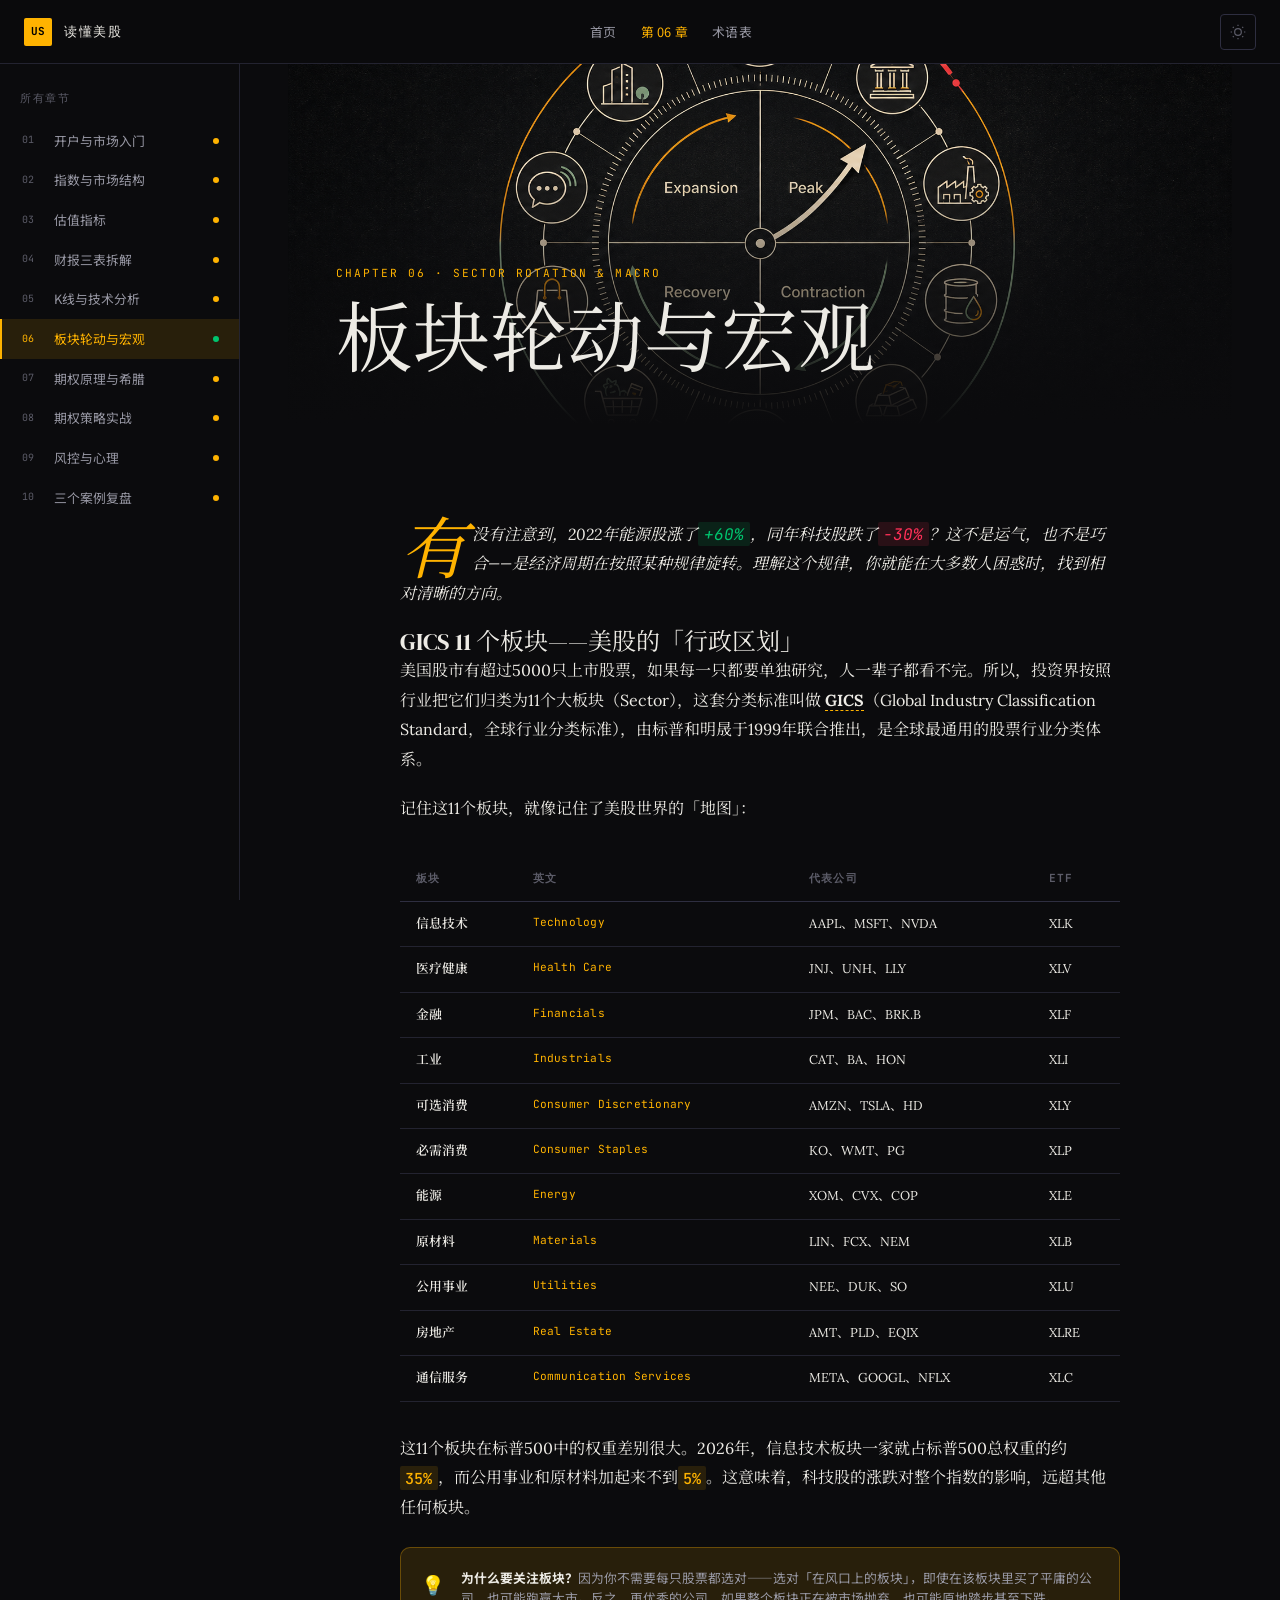
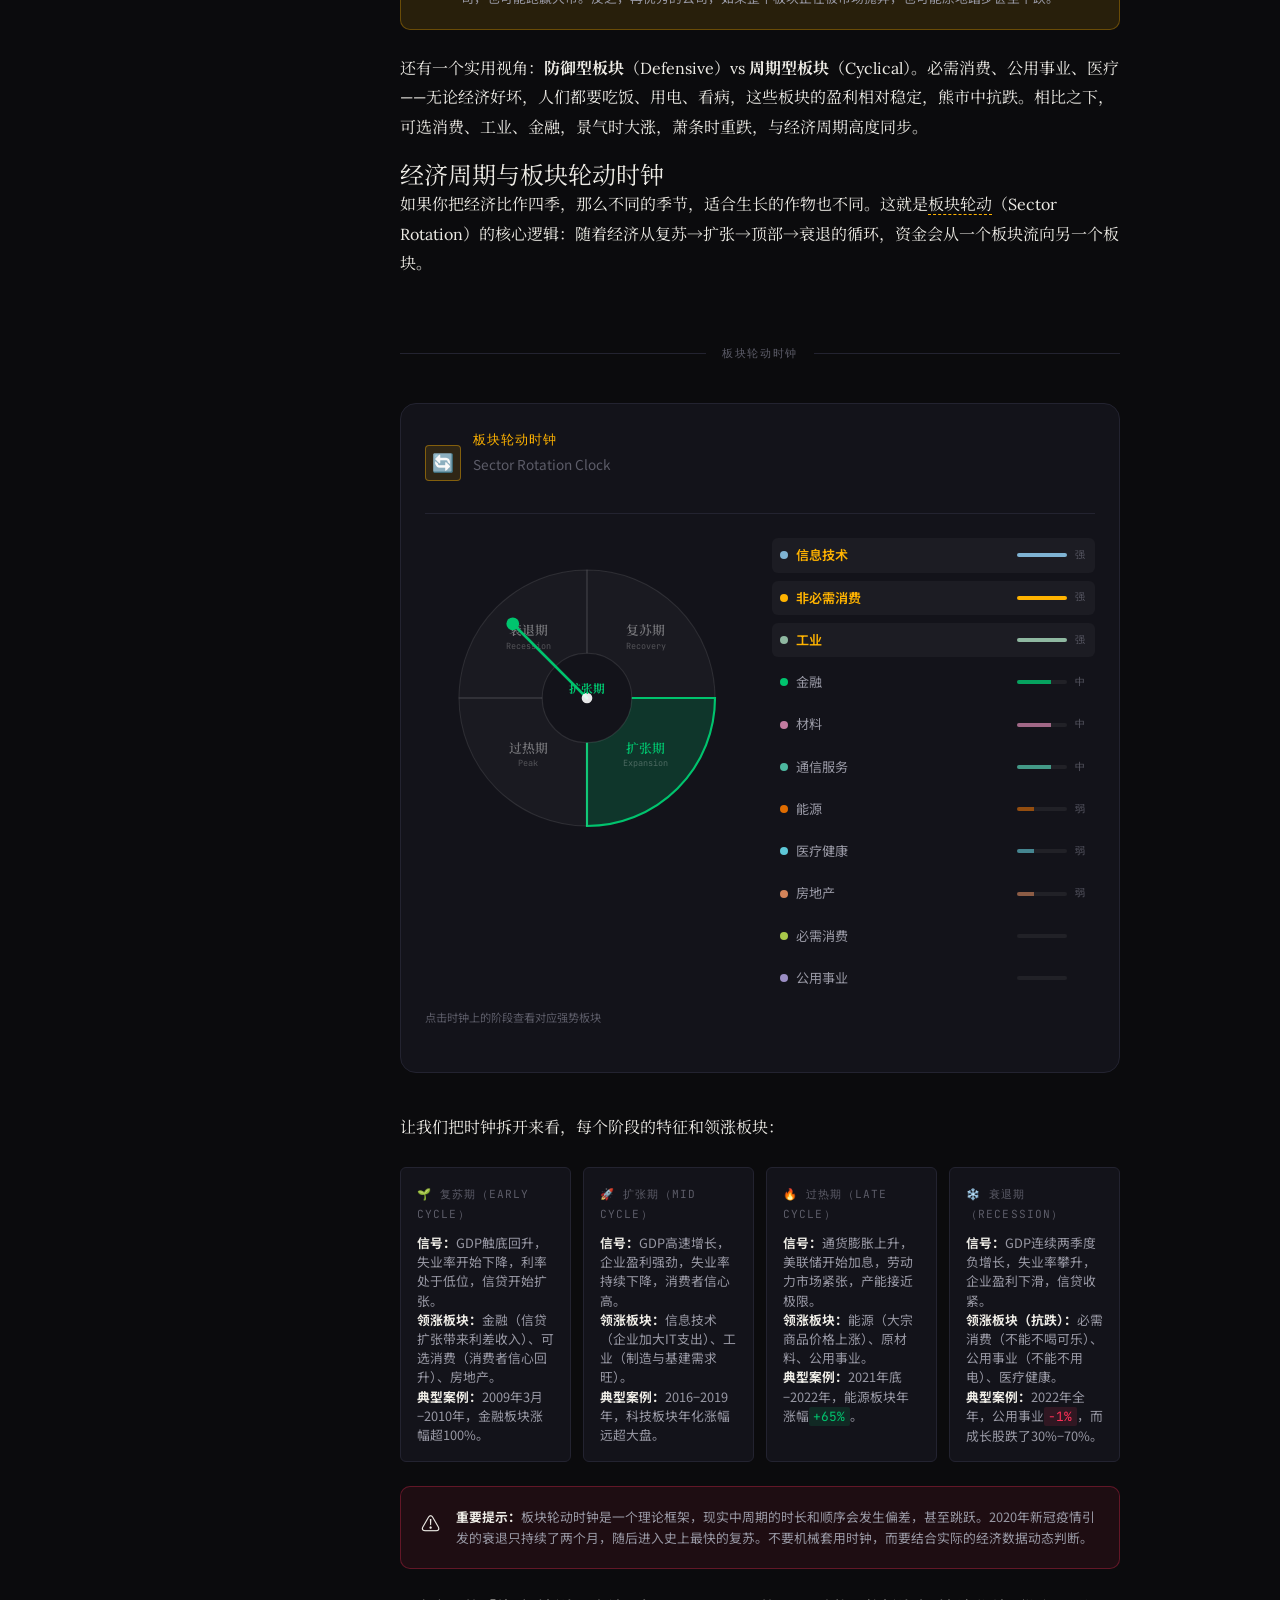
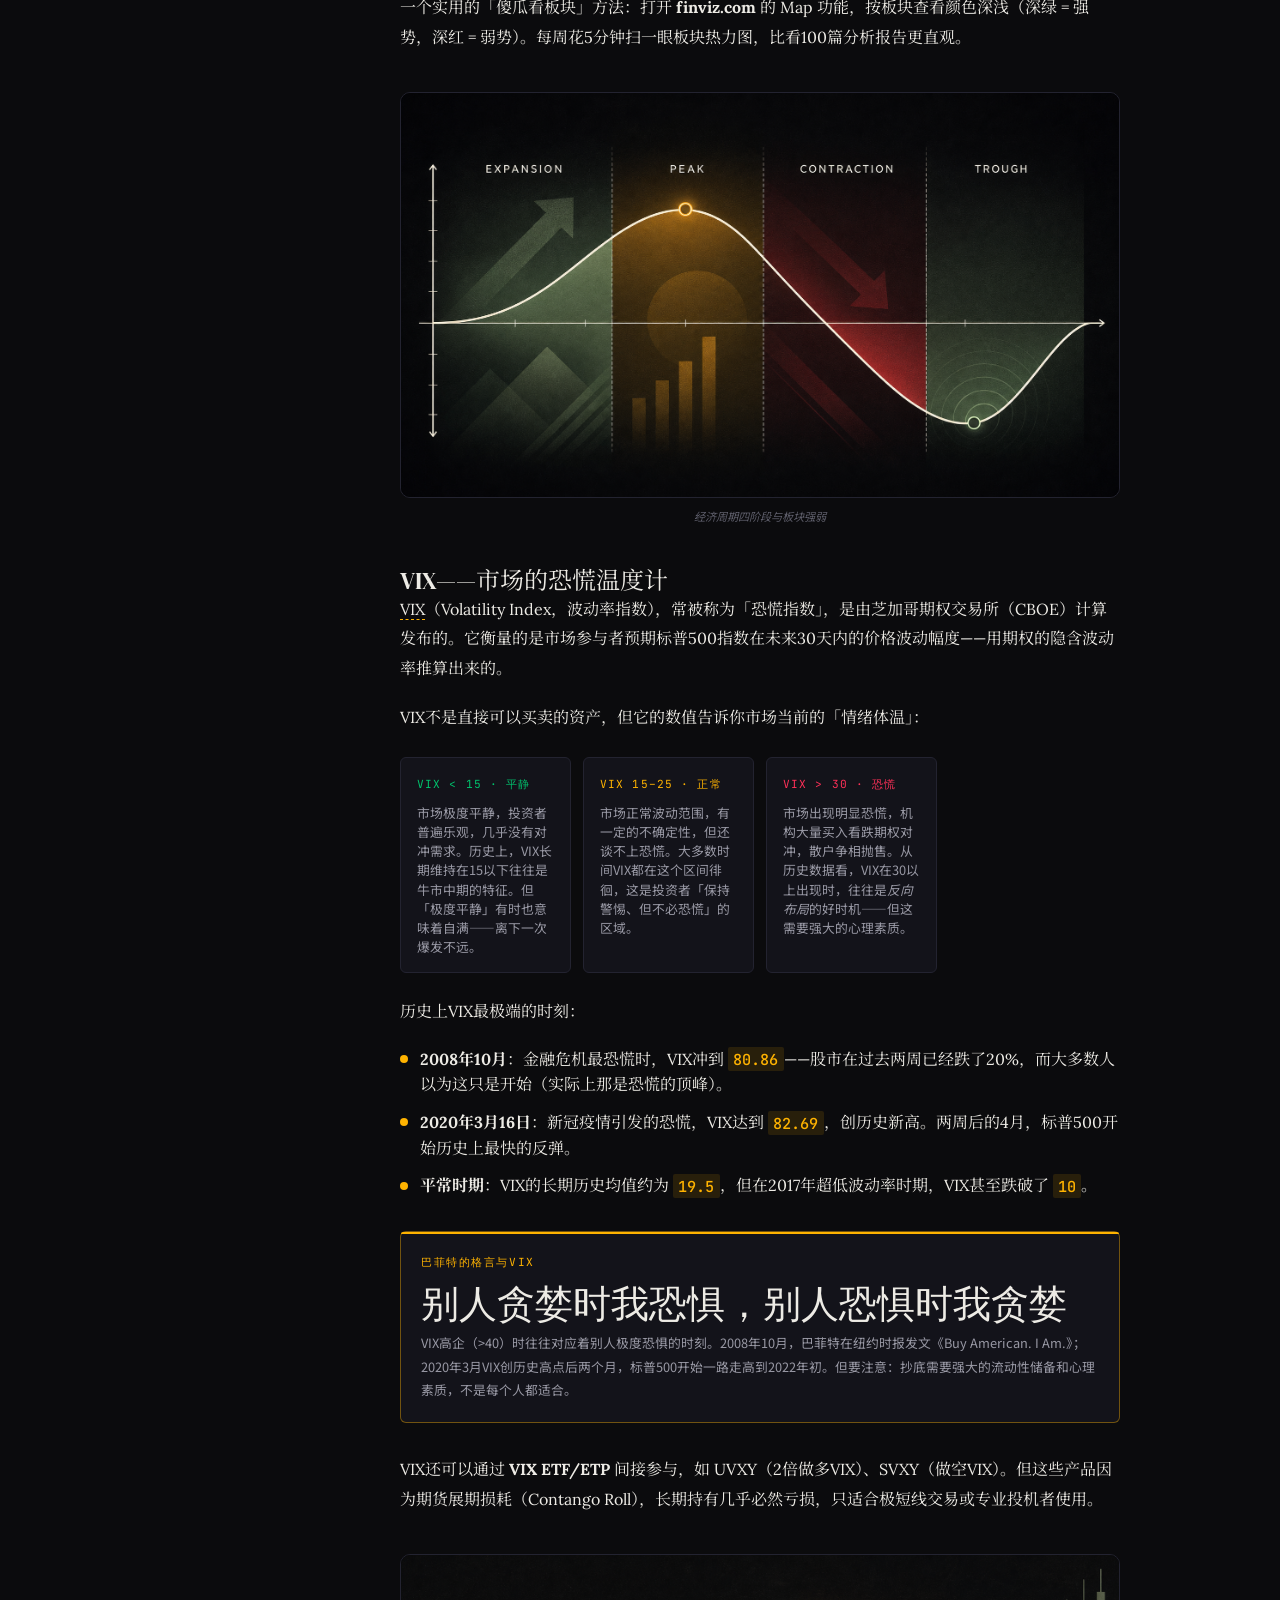
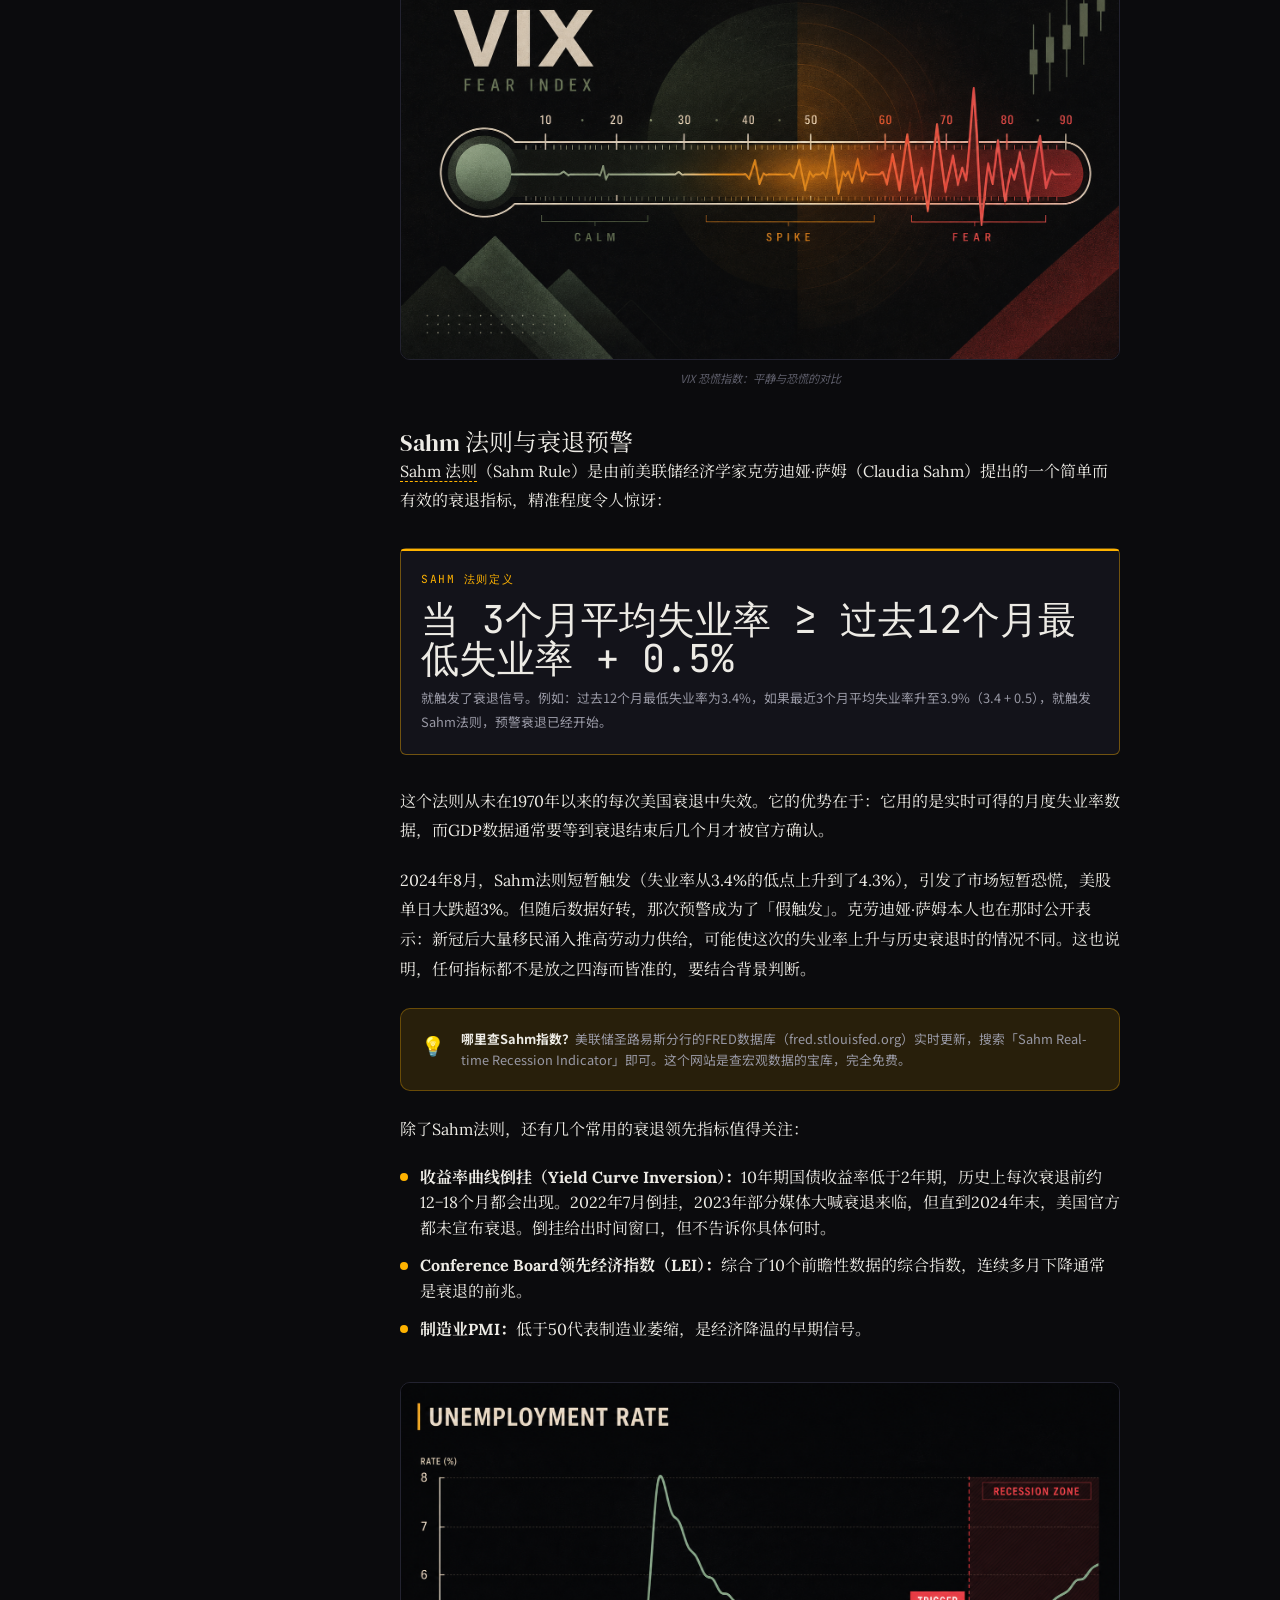
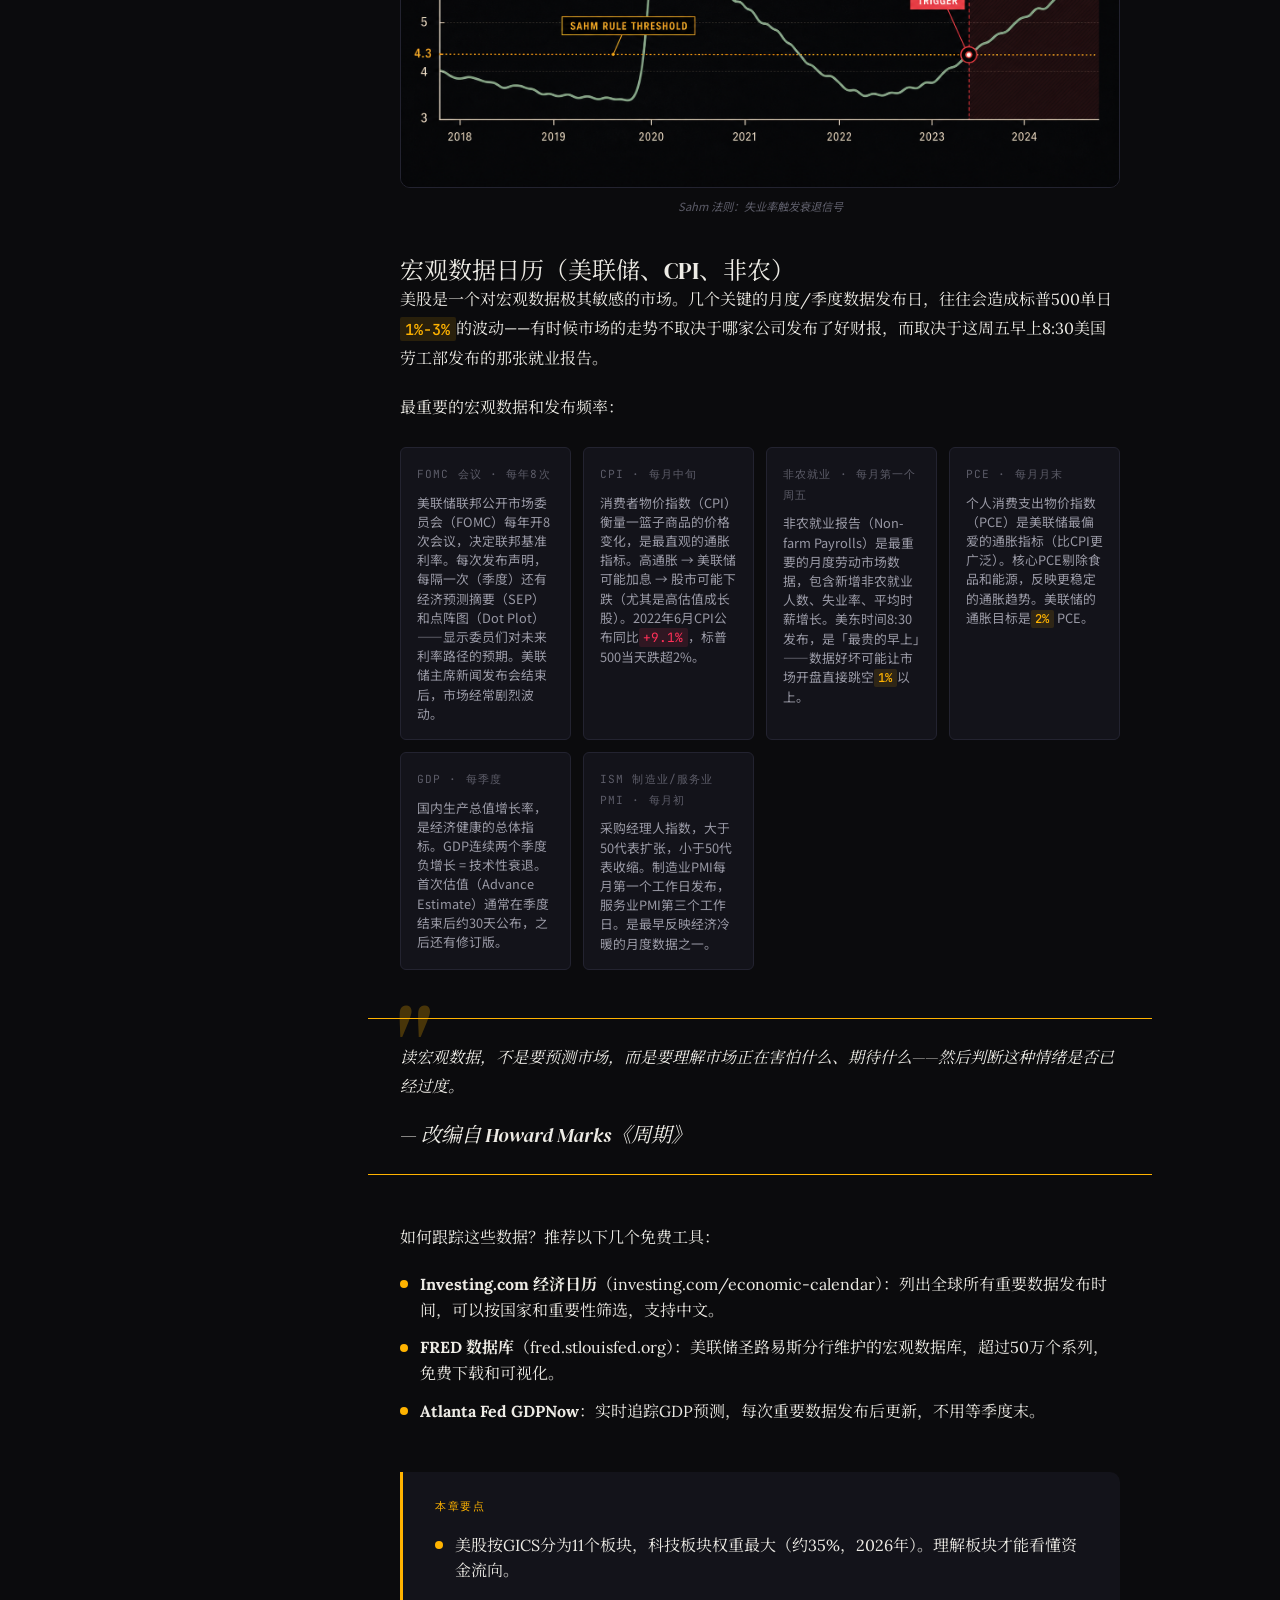
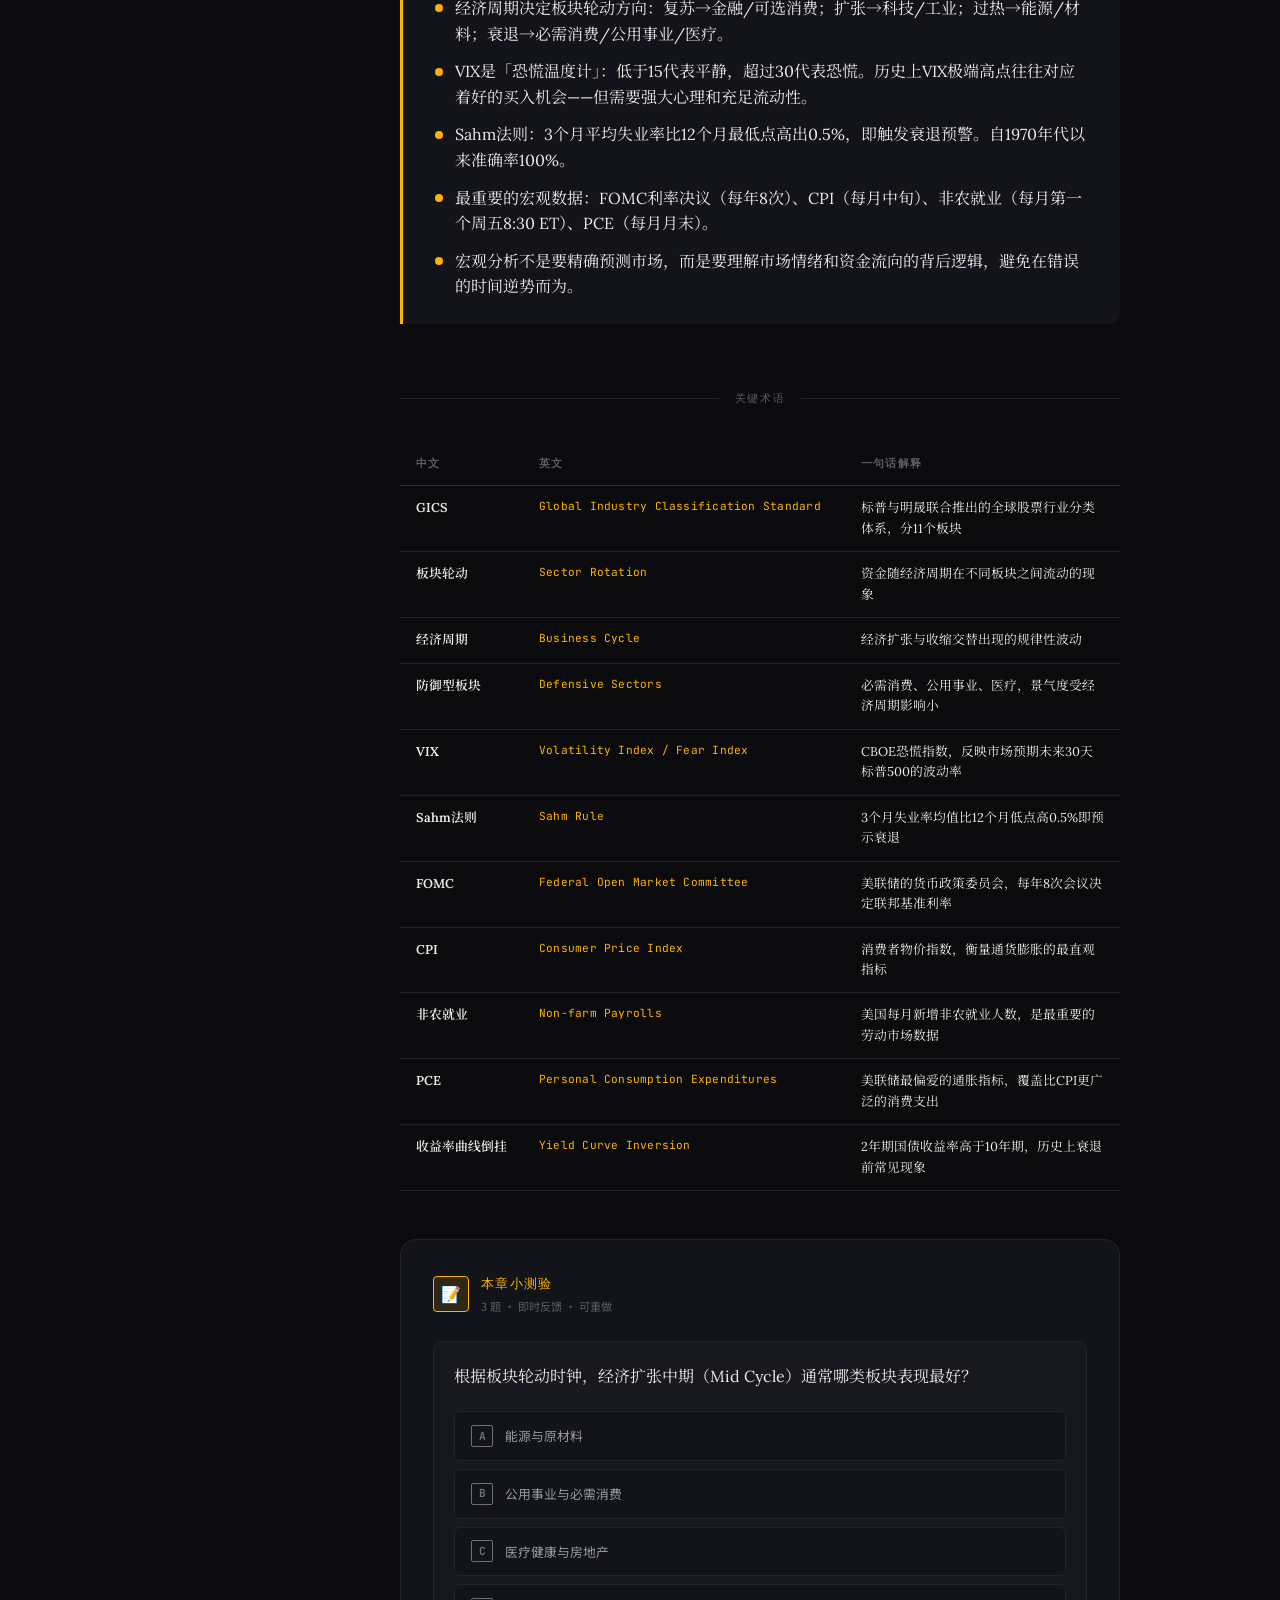
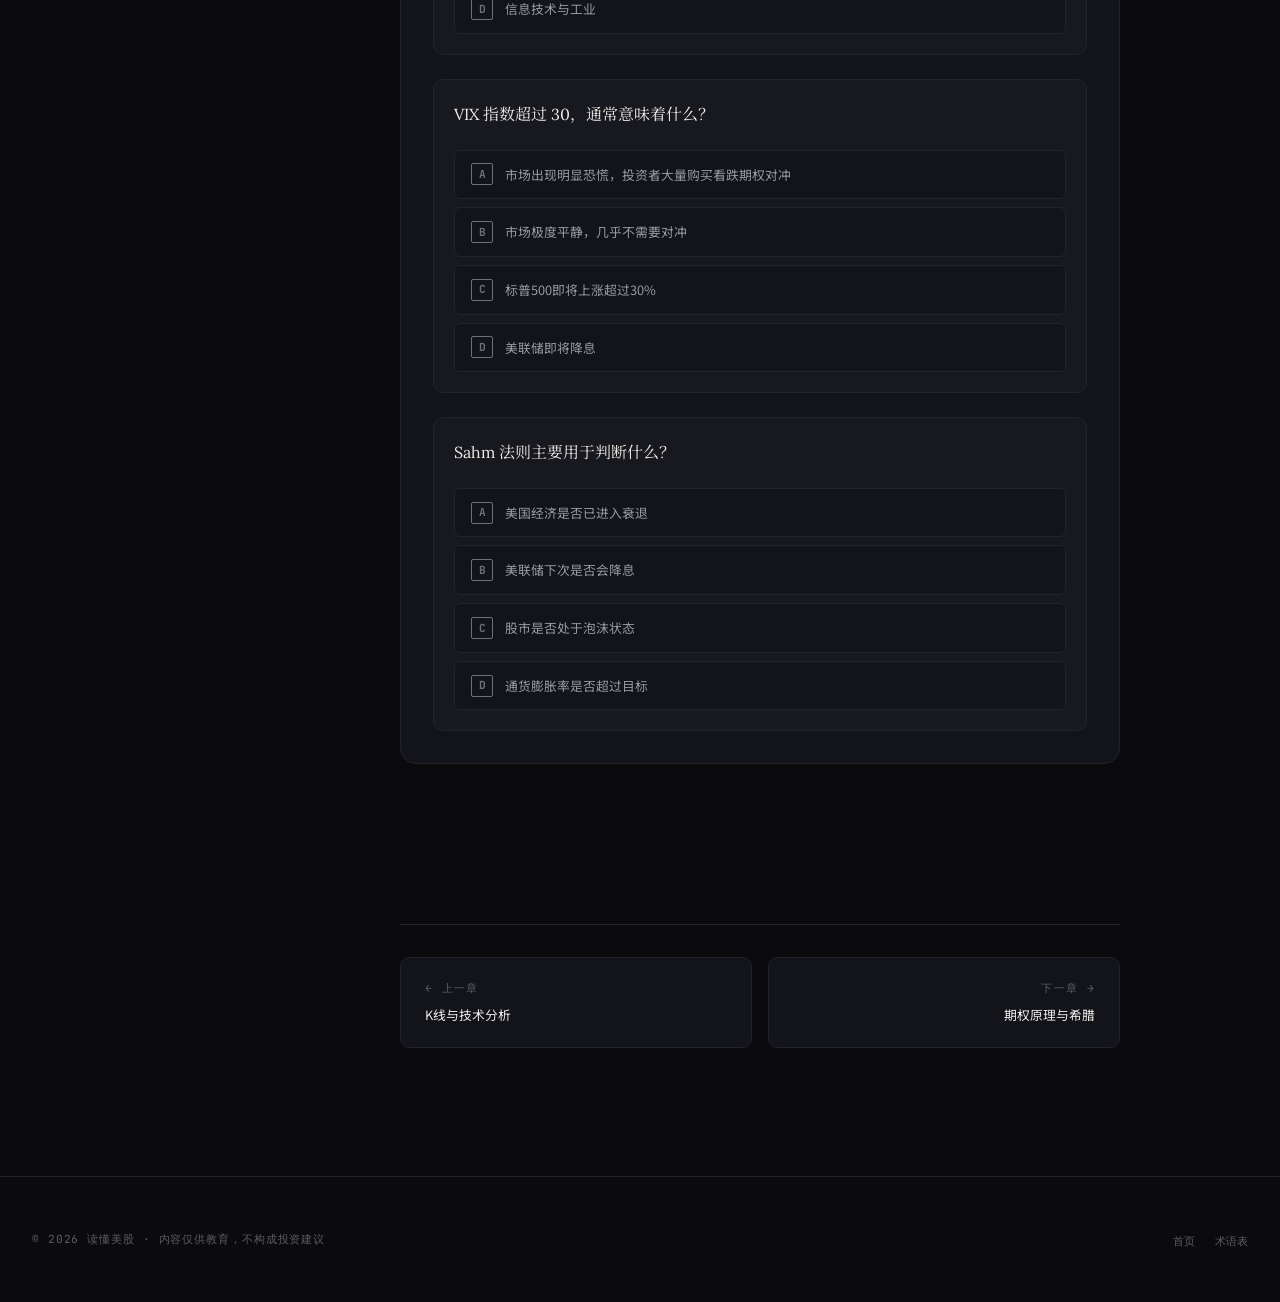
<file: chapters/06-sectors-macro.html>
<!DOCTYPE html>
<html lang="zh-CN">
<head>
  <meta charset="UTF-8">
  <meta name="viewport" content="width=device-width, initial-scale=1.0">
  <meta name="description" content="美股板块轮动与宏观入门：GICS 11个板块、经济周期时钟、VIX恐慌指数、Sahm衰退法则、美联储FOMC与CPI——读懂宏观大局才能顺势而为。">
  <meta name="base-url" content="../">
  <title>第 06 章：板块轮动与宏观 · 读懂美股</title>  <meta property="og:title" content="第 06 章：板块轮动与宏观 · 读懂美股">  <meta property="og:description" content="美股从入门到期权的完整中文教程，通俗易懂，含8个互动工具。">  <meta property="og:type" content="article">  <meta property="og:image" content="../assets/images/ch06-hero.png">  <meta name="twitter:card" content="summary_large_image">  <link rel="icon" type="image/svg+xml" href="../assets/images/favicon.svg">
  <link rel="preconnect" href="https://fonts.googleapis.com">
  <link rel="preconnect" href="https://fonts.gstatic.com" crossorigin>
  <link href="https://fonts.googleapis.com/css2?family=DM+Serif+Display:ital@0;1&family=Lora:ital,wght@0,400;0,600;0,700;1,400&family=JetBrains+Mono:wght@400;500&family=Noto+Serif+SC:wght@400;600&family=Noto+Sans+SC:wght@400;500&display=swap" rel="stylesheet">
  <script>(function(){var t=localStorage.getItem('usstock-theme')||'dark';document.documentElement.setAttribute('data-theme',t==='paper'?'paper':'');})();</script>
  <link rel="stylesheet" href="../assets/css/reset.css">
  <link rel="stylesheet" href="../assets/css/tokens.css">
  <link rel="stylesheet" href="../assets/css/typography.css">
  <link rel="stylesheet" href="../assets/css/layout.css">
  <link rel="stylesheet" href="../assets/css/components.css">
  <link rel="stylesheet" href="../assets/css/tools.css">
  <link rel="stylesheet" href="../assets/css/animations.css">
</head>
<body>
<div class="reading-progress"></div>

<header class="site-nav">
  <div class="nav-inner">
    <a href="../index.html" class="nav-logo"><span class="nav-logo-mark">US</span>读懂美股</a>
    <nav><ul class="nav-links">
      <li><a href="../index.html">首页</a></li>
      <li><a href="06-sectors-macro.html" class="active">第 06 章</a></li>
      <li><a href="../glossary.html">术语表</a></li>
    </ul></nav>
    <div class="nav-actions">
      <button class="mobile-menu-btn" aria-label="打开目录" aria-expanded="false">
        <svg viewBox="0 0 20 20" fill="none" stroke="currentColor" stroke-width="1.8" width="18" height="18"><line x1="3" y1="5" x2="17" y2="5"/><line x1="3" y1="10" x2="17" y2="10"/><line x1="3" y1="15" x2="17" y2="15"/></svg>
      </button>
      <button class="theme-toggle" aria-label="切换主题">
        <svg viewBox="0 0 24 24" fill="none" stroke="currentColor" stroke-width="1.8" width="16" height="16"><circle cx="12" cy="12" r="5"/><line x1="12" y1="1" x2="12" y2="3"/><line x1="12" y1="21" x2="12" y2="23"/><line x1="4.22" y1="4.22" x2="5.64" y2="5.64"/><line x1="18.36" y1="18.36" x2="19.78" y2="19.78"/><line x1="1" y1="12" x2="3" y2="12"/><line x1="21" y1="12" x2="23" y2="12"/><line x1="4.22" y1="19.78" x2="5.64" y2="18.36"/><line x1="18.36" y1="5.64" x2="19.78" y2="4.22"/></svg>
      </button>
    </div>
  </div>
</header>

<div class="chapter-layout">
  <aside class="chapter-sidebar">
    <p class="sidebar-nav-label">所有章节</p>
    <ul class="sidebar-chapter-list">
      <li><a href="01-getting-started.html"><span class="sidebar-chapter-num">01</span>开户与市场入门<span class="sidebar-progress-dot"></span></a></li>
      <li><a href="02-market-structure.html"><span class="sidebar-chapter-num">02</span>指数与市场结构<span class="sidebar-progress-dot"></span></a></li>
      <li><a href="03-valuation.html"><span class="sidebar-chapter-num">03</span>估值指标<span class="sidebar-progress-dot"></span></a></li>
      <li><a href="04-financials.html"><span class="sidebar-chapter-num">04</span>财报三表拆解<span class="sidebar-progress-dot"></span></a></li>
      <li><a href="05-technical.html"><span class="sidebar-chapter-num">05</span>K线与技术分析<span class="sidebar-progress-dot"></span></a></li>
      <li><a href="06-sectors-macro.html" class="active"><span class="sidebar-chapter-num">06</span>板块轮动与宏观<span class="sidebar-progress-dot"></span></a></li>
      <li><a href="07-options-basics.html"><span class="sidebar-chapter-num">07</span>期权原理与希腊<span class="sidebar-progress-dot"></span></a></li>
      <li><a href="08-options-strategies.html"><span class="sidebar-chapter-num">08</span>期权策略实战<span class="sidebar-progress-dot"></span></a></li>
      <li><a href="09-risk-psychology.html"><span class="sidebar-chapter-num">09</span>风控与心理<span class="sidebar-progress-dot"></span></a></li>
      <li><a href="10-case-studies.html"><span class="sidebar-chapter-num">10</span>三个案例复盘<span class="sidebar-progress-dot"></span></a></li>
    </ul>
  </aside>

  <main class="chapter-content">
    <div class="chapter-hero">
      <img src="../assets/images/ch06-hero.png" alt="" loading="lazy" class="ken-burns" onerror="this.style.display='none'">
    <div class="chapter-hero-placeholder">
        <div class="chapter-hero-overlay">
          <span class="chapter-kicker">Chapter 06 · Sector Rotation &amp; Macro</span>
          <h1 class="hero-title">板块轮动与宏观</h1>
        </div>
      </div>
    </div>

    <article class="prose">
      <p class="lead">有没有注意到，2022年能源股涨了<span class="data-up">+60%</span>，同年科技股跌了<span class="data-down">−30%</span>？这不是运气，也不是巧合——是经济周期在按照某种规律旋转。理解这个规律，你就能在大多数人困惑时，找到相对清晰的方向。</p>

      <!-- ── Section 1 ── -->
      <h2 id="s1">GICS 11 个板块——美股的「行政区划」</h2>

      <p>美国股市有超过5000只上市股票，如果每一只都要单独研究，人一辈子都看不完。所以，投资界按照行业把它们归类为11个大板块（Sector），这套分类标准叫做 <strong data-term="GICS">GICS</strong>（Global Industry Classification Standard，全球行业分类标准），由标普和明晟于1999年联合推出，是全球最通用的股票行业分类体系。</p>

      <p>记住这11个板块，就像记住了美股世界的「地图」：</p>

      <table class="glossary-table" style="margin:var(--sp-8) 0;">
        <thead><tr><th>板块</th><th>英文</th><th>代表公司</th><th>ETF</th></tr></thead>
        <tbody>
          <tr><td>信息技术</td><td class="en-term">Technology</td><td>AAPL、MSFT、NVDA</td><td>XLK</td></tr>
          <tr><td>医疗健康</td><td class="en-term">Health Care</td><td>JNJ、UNH、LLY</td><td>XLV</td></tr>
          <tr><td>金融</td><td class="en-term">Financials</td><td>JPM、BAC、BRK.B</td><td>XLF</td></tr>
          <tr><td>工业</td><td class="en-term">Industrials</td><td>CAT、BA、HON</td><td>XLI</td></tr>
          <tr><td>可选消费</td><td class="en-term">Consumer Discretionary</td><td>AMZN、TSLA、HD</td><td>XLY</td></tr>
          <tr><td>必需消费</td><td class="en-term">Consumer Staples</td><td>KO、WMT、PG</td><td>XLP</td></tr>
          <tr><td>能源</td><td class="en-term">Energy</td><td>XOM、CVX、COP</td><td>XLE</td></tr>
          <tr><td>原材料</td><td class="en-term">Materials</td><td>LIN、FCX、NEM</td><td>XLB</td></tr>
          <tr><td>公用事业</td><td class="en-term">Utilities</td><td>NEE、DUK、SO</td><td>XLU</td></tr>
          <tr><td>房地产</td><td class="en-term">Real Estate</td><td>AMT、PLD、EQIX</td><td>XLRE</td></tr>
          <tr><td>通信服务</td><td class="en-term">Communication Services</td><td>META、GOOGL、NFLX</td><td>XLC</td></tr>
        </tbody>
      </table>

      <p>这11个板块在标普500中的权重差别很大。2026年，信息技术板块一家就占标普500总权重的约<span class="data-num">35%</span>，而公用事业和原材料加起来不到<span class="data-num">5%</span>。这意味着，科技股的涨跌对整个指数的影响，远超其他任何板块。</p>

      <div class="callout callout-tip">
        <span class="callout-icon">💡</span>
        <div class="callout-body"><strong>为什么要关注板块？</strong>因为你不需要每只股票都选对——选对「在风口上的板块」，即使在该板块里买了平庸的公司，也可能跑赢大市。反之，再优秀的公司，如果整个板块正在被市场抛弃，也可能原地踏步甚至下跌。</div>
      </div>

      <p>还有一个实用视角：<strong>防御型板块</strong>（Defensive）vs <strong>周期型板块</strong>（Cyclical）。必需消费、公用事业、医疗——无论经济好坏，人们都要吃饭、用电、看病，这些板块的盈利相对稳定，熊市中抗跌。相比之下，可选消费、工业、金融，景气时大涨，萧条时重跌，与经济周期高度同步。</p>

      <!-- ── Section 2 ── -->
      <h2 id="s2">经济周期与板块轮动时钟</h2>

      <p>如果你把经济比作四季，那么不同的季节，适合生长的作物也不同。这就是<span data-term="板块轮动">板块轮动</span>（Sector Rotation）的核心逻辑：随着经济从复苏→扩张→顶部→衰退的循环，资金会从一个板块流向另一个板块。</p>

      <div class="section-rule"><span>板块轮动时钟</span></div>

      <div class="tool-container" id="sector-rotation-tool">
        <div class="tool-header">
          <div class="tool-title-group">
            <div class="tool-icon">🔄</div>
            <div><div class="tool-name">板块轮动时钟</div><div class="tool-desc">Sector Rotation Clock</div></div>
          </div>
        </div>
        <div class="sector-clock-wrap">
          <div><svg class="sector-svg" id="sector-clock-svg" viewBox="0 0 300 300"></svg></div>
          <div class="sector-list" id="sector-list"></div>
        </div>
        <p style="font-family:var(--font-sans);font-size:var(--ts-xs);color:var(--ink-muted);margin-top:var(--sp-3);">点击时钟上的阶段查看对应强势板块</p>
      </div>

      <p>让我们把时钟拆开来看，每个阶段的特征和领涨板块：</p>

      <div class="stat-grid">
        <div class="stat-item">
          <div class="stat-label">🌱 复苏期（Early Cycle）</div>
          <div class="stat-value" style="font-size:var(--ts-sm);font-family:var(--font-sans);color:var(--ink-secondary);line-height:1.5;"><strong>信号：</strong>GDP触底回升，失业率开始下降，利率处于低位，信贷开始扩张。<br><strong>领涨板块：</strong>金融（信贷扩张带来利差收入）、可选消费（消费者信心回升）、房地产。<br><strong>典型案例：</strong>2009年3月−2010年，金融板块涨幅超100%。</div>
        </div>
        <div class="stat-item">
          <div class="stat-label">🚀 扩张期（Mid Cycle）</div>
          <div class="stat-value" style="font-size:var(--ts-sm);font-family:var(--font-sans);color:var(--ink-secondary);line-height:1.5;"><strong>信号：</strong>GDP高速增长，企业盈利强劲，失业率持续下降，消费者信心高。<br><strong>领涨板块：</strong>信息技术（企业加大IT支出）、工业（制造与基建需求旺）。<br><strong>典型案例：</strong>2016−2019年，科技板块年化涨幅远超大盘。</div>
        </div>
        <div class="stat-item">
          <div class="stat-label">🔥 过热期（Late Cycle）</div>
          <div class="stat-value" style="font-size:var(--ts-sm);font-family:var(--font-sans);color:var(--ink-secondary);line-height:1.5;"><strong>信号：</strong>通货膨胀上升，美联储开始加息，劳动力市场紧张，产能接近极限。<br><strong>领涨板块：</strong>能源（大宗商品价格上涨）、原材料、公用事业。<br><strong>典型案例：</strong>2021年底−2022年，能源板块年涨幅<span class="data-up">+65%</span>。</div>
        </div>
        <div class="stat-item">
          <div class="stat-label">❄️ 衰退期（Recession）</div>
          <div class="stat-value" style="font-size:var(--ts-sm);font-family:var(--font-sans);color:var(--ink-secondary);line-height:1.5;"><strong>信号：</strong>GDP连续两季度负增长，失业率攀升，企业盈利下滑，信贷收紧。<br><strong>领涨板块（抗跌）：</strong>必需消费（不能不喝可乐）、公用事业（不能不用电）、医疗健康。<br><strong>典型案例：</strong>2022年全年，公用事业<span class="data-down">−1%</span>，而成长股跌了30%−70%。</div>
        </div>
      </div>

      <div class="callout callout-warning">
        <span class="callout-icon">⚠️</span>
        <div class="callout-body"><strong>重要提示：</strong>板块轮动时钟是一个理论框架，现实中周期的时长和顺序会发生偏差，甚至跳跃。2020年新冠疫情引发的衰退只持续了两个月，随后进入史上最快的复苏。不要机械套用时钟，而要结合实际的经济数据动态判断。</div>
      </div>

      <p>一个实用的「傻瓜看板块」方法：打开 <strong>finviz.com</strong> 的 Map 功能，按板块查看颜色深浅（深绿 = 强势，深红 = 弱势）。每周花5分钟扫一眼板块热力图，比看100篇分析报告更直观。</p>

      <!-- ── Section 3 ── -->
      <figure class="chapter-figure reveal">
        <img src="../assets/images/ch06-inline-1.png" alt="经济周期四阶段与板块强弱" loading="lazy" onerror="this.style.display='none'">
        <figcaption>经济周期四阶段与板块强弱</figcaption>
      </figure>

      <h2 id="s3">VIX——市场的恐慌温度计</h2>

      <p><span data-term="VIX">VIX</span>（Volatility Index，波动率指数），常被称为「恐慌指数」，是由芝加哥期权交易所（CBOE）计算发布的。它衡量的是市场参与者预期标普500指数在未来30天内的价格波动幅度——用期权的隐含波动率推算出来的。</p>

      <p>VIX不是直接可以买卖的资产，但它的数值告诉你市场当前的「情绪体温」：</p>

      <div class="stat-grid">
        <div class="stat-item">
          <div class="stat-label" style="color:var(--green);">VIX &lt; 15 · 平静</div>
          <div class="stat-value" style="font-size:var(--ts-sm);font-family:var(--font-sans);color:var(--ink-secondary);line-height:1.5;">市场极度平静，投资者普遍乐观，几乎没有对冲需求。历史上，VIX长期维持在15以下往往是牛市中期的特征。但「极度平静」有时也意味着自满——离下一次爆发不远。</div>
        </div>
        <div class="stat-item">
          <div class="stat-label" style="color:var(--amber);">VIX 15–25 · 正常</div>
          <div class="stat-value" style="font-size:var(--ts-sm);font-family:var(--font-sans);color:var(--ink-secondary);line-height:1.5;">市场正常波动范围，有一定的不确定性，但还谈不上恐慌。大多数时间VIX都在这个区间徘徊，这是投资者「保持警惕、但不必恐慌」的区域。</div>
        </div>
        <div class="stat-item">
          <div class="stat-label" style="color:var(--red);">VIX &gt; 30 · 恐慌</div>
          <div class="stat-value" style="font-size:var(--ts-sm);font-family:var(--font-sans);color:var(--ink-secondary);line-height:1.5;">市场出现明显恐慌，机构大量买入看跌期权对冲，散户争相抛售。从历史数据看，VIX在30以上出现时，往往是<em>反向布局</em>的好时机——但这需要强大的心理素质。</div>
        </div>
      </div>

      <p>历史上VIX最极端的时刻：</p>
      <ul class="key-points">
        <li><strong>2008年10月</strong>：金融危机最恐慌时，VIX冲到 <span class="data-num">80.86</span>——股市在过去两周已经跌了20%，而大多数人以为这只是开始（实际上那是恐慌的顶峰）。</li>
        <li><strong>2020年3月16日</strong>：新冠疫情引发的恐慌，VIX达到 <span class="data-num">82.69</span>，创历史新高。两周后的4月，标普500开始历史上最快的反弹。</li>
        <li><strong>平常时期</strong>：VIX的长期历史均值约为 <span class="data-num">19.5</span>，但在2017年超低波动率时期，VIX甚至跌破了 <span class="data-num">10</span>。</li>
      </ul>

      <div class="data-card">
        <div class="data-card-label">巴菲特的格言与VIX</div>
        <div class="data-card-value">别人贪婪时我恐惧，别人恐惧时我贪婪</div>
        <div class="data-card-sub">VIX高企（&gt;40）时往往对应着别人极度恐惧的时刻。2008年10月，巴菲特在纽约时报发文《Buy American. I Am.》；2020年3月VIX创历史高点后两个月，标普500开始一路走高到2022年初。但要注意：抄底需要强大的流动性储备和心理素质，不是每个人都适合。</div>
      </div>

      <p>VIX还可以通过 <strong>VIX ETF/ETP</strong> 间接参与，如 UVXY（2倍做多VIX）、SVXY（做空VIX）。但这些产品因为期货展期损耗（Contango Roll），长期持有几乎必然亏损，只适合极短线交易或专业投机者使用。</p>

      <!-- ── Section 4 ── -->
      <figure class="chapter-figure reveal">
        <img src="../assets/images/ch06-inline-2.png" alt="VIX 恐慌指数：平静与恐慌的对比" loading="lazy" onerror="this.style.display='none'">
        <figcaption>VIX 恐慌指数：平静与恐慌的对比</figcaption>
      </figure>

      <h2 id="s4">Sahm 法则与衰退预警</h2>

      <p><span data-term="Sahm法则">Sahm 法则</span>（Sahm Rule）是由前美联储经济学家克劳迪娅·萨姆（Claudia Sahm）提出的一个简单而有效的衰退指标，精准程度令人惊讶：</p>

      <div class="data-card">
        <div class="data-card-label">Sahm 法则定义</div>
        <div class="data-card-value">当 3个月平均失业率 ≥ 过去12个月最低失业率 + 0.5%</div>
        <div class="data-card-sub">就触发了衰退信号。例如：过去12个月最低失业率为3.4%，如果最近3个月平均失业率升至3.9%（3.4 + 0.5），就触发Sahm法则，预警衰退已经开始。</div>
      </div>

      <p>这个法则从未在1970年以来的每次美国衰退中失效。它的优势在于：它用的是实时可得的月度失业率数据，而GDP数据通常要等到衰退结束后几个月才被官方确认。</p>

      <p>2024年8月，Sahm法则短暂触发（失业率从3.4%的低点上升到了4.3%），引发了市场短暂恐慌，美股单日大跌超3%。但随后数据好转，那次预警成为了「假触发」。克劳迪娅·萨姆本人也在那时公开表示：新冠后大量移民涌入推高劳动力供给，可能使这次的失业率上升与历史衰退时的情况不同。这也说明，任何指标都不是放之四海而皆准的，要结合背景判断。</p>

      <div class="callout callout-tip">
        <span class="callout-icon">💡</span>
        <div class="callout-body"><strong>哪里查Sahm指数？</strong>美联储圣路易斯分行的FRED数据库（fred.stlouisfed.org）实时更新，搜索「Sahm Real-time Recession Indicator」即可。这个网站是查宏观数据的宝库，完全免费。</div>
      </div>

      <p>除了Sahm法则，还有几个常用的衰退领先指标值得关注：</p>
      <ul class="key-points">
        <li><strong>收益率曲线倒挂（Yield Curve Inversion）：</strong>10年期国债收益率低于2年期，历史上每次衰退前约12−18个月都会出现。2022年7月倒挂，2023年部分媒体大喊衰退来临，但直到2024年末，美国官方都未宣布衰退。倒挂给出时间窗口，但不告诉你具体何时。</li>
        <li><strong>Conference Board领先经济指数（LEI）：</strong>综合了10个前瞻性数据的综合指数，连续多月下降通常是衰退的前兆。</li>
        <li><strong>制造业PMI：</strong>低于50代表制造业萎缩，是经济降温的早期信号。</li>
      </ul>

      <!-- ── Section 5 ── -->
      <figure class="chapter-figure reveal">
        <img src="../assets/images/ch06-inline-3.png" alt="Sahm 法则：失业率触发衰退信号" loading="lazy" onerror="this.style.display='none'">
        <figcaption>Sahm 法则：失业率触发衰退信号</figcaption>
      </figure>

      <h2 id="s5">宏观数据日历（美联储、CPI、非农）</h2>

      <p>美股是一个对宏观数据极其敏感的市场。几个关键的月度/季度数据发布日，往往会造成标普500单日<span class="data-num">1%−3%</span>的波动——有时候市场的走势不取决于哪家公司发布了好财报，而取决于这周五早上8:30美国劳工部发布的那张就业报告。</p>

      <p>最重要的宏观数据和发布频率：</p>

      <div class="stat-grid">
        <div class="stat-item">
          <div class="stat-label">FOMC 会议 · 每年8次</div>
          <div class="stat-value" style="font-size:var(--ts-sm);font-family:var(--font-sans);color:var(--ink-secondary);line-height:1.5;">美联储联邦公开市场委员会（FOMC）每年开8次会议，决定联邦基准利率。每次发布声明，每隔一次（季度）还有经济预测摘要（SEP）和点阵图（Dot Plot）——显示委员们对未来利率路径的预期。美联储主席新闻发布会结束后，市场经常剧烈波动。</div>
        </div>
        <div class="stat-item">
          <div class="stat-label">CPI · 每月中旬</div>
          <div class="stat-value" style="font-size:var(--ts-sm);font-family:var(--font-sans);color:var(--ink-secondary);line-height:1.5;">消费者物价指数（CPI）衡量一篮子商品的价格变化，是最直观的通胀指标。高通胀 → 美联储可能加息 → 股市可能下跌（尤其是高估值成长股）。2022年6月CPI公布同比<span class="data-down">+9.1%</span>，标普500当天跌超2%。</div>
        </div>
        <div class="stat-item">
          <div class="stat-label">非农就业 · 每月第一个周五</div>
          <div class="stat-value" style="font-size:var(--ts-sm);font-family:var(--font-sans);color:var(--ink-secondary);line-height:1.5;">非农就业报告（Non-farm Payrolls）是最重要的月度劳动市场数据，包含新增非农就业人数、失业率、平均时薪增长。美东时间8:30发布，是「最贵的早上」——数据好坏可能让市场开盘直接跳空<span class="data-num">1%</span>以上。</div>
        </div>
        <div class="stat-item">
          <div class="stat-label">PCE · 每月月末</div>
          <div class="stat-value" style="font-size:var(--ts-sm);font-family:var(--font-sans);color:var(--ink-secondary);line-height:1.5;">个人消费支出物价指数（PCE）是美联储最偏爱的通胀指标（比CPI更广泛）。核心PCE剔除食品和能源，反映更稳定的通胀趋势。美联储的通胀目标是<span class="data-num">2%</span> PCE。</div>
        </div>
        <div class="stat-item">
          <div class="stat-label">GDP · 每季度</div>
          <div class="stat-value" style="font-size:var(--ts-sm);font-family:var(--font-sans);color:var(--ink-secondary);line-height:1.5;">国内生产总值增长率，是经济健康的总体指标。GDP连续两个季度负增长 = 技术性衰退。首次估值（Advance Estimate）通常在季度结束后约30天公布，之后还有修订版。</div>
        </div>
        <div class="stat-item">
          <div class="stat-label">ISM 制造业/服务业PMI · 每月初</div>
          <div class="stat-value" style="font-size:var(--ts-sm);font-family:var(--font-sans);color:var(--ink-secondary);line-height:1.5;">采购经理人指数，大于50代表扩张，小于50代表收缩。制造业PMI每月第一个工作日发布，服务业PMI第三个工作日。是最早反映经济冷暖的月度数据之一。</div>
        </div>
      </div>

      <div class="pull-quote">
        <p>读宏观数据，不是要预测市场，而是要理解市场正在害怕什么、期待什么——然后判断这种情绪是否已经过度。</p>
        <cite>— 改编自 Howard Marks《周期》</cite>
      </div>

      <p>如何跟踪这些数据？推荐以下几个免费工具：</p>
      <ul class="key-points">
        <li><strong>Investing.com 经济日历</strong>（investing.com/economic-calendar）：列出全球所有重要数据发布时间，可以按国家和重要性筛选，支持中文。</li>
        <li><strong>FRED 数据库</strong>（fred.stlouisfed.org）：美联储圣路易斯分行维护的宏观数据库，超过50万个系列，免费下载和可视化。</li>
        <li><strong>Atlanta Fed GDPNow</strong>：实时追踪GDP预测，每次重要数据发布后更新，不用等季度末。</li>
      </ul>

      <!-- ── Key Takeaways ── -->
      <div class="section-key-points">
        <div class="key-points-header">本章要点</div>
        <ul class="key-points">
          <li>美股按GICS分为11个板块，科技板块权重最大（约35%，2026年）。理解板块才能看懂资金流向。</li>
          <li>经济周期决定板块轮动方向：复苏→金融/可选消费；扩张→科技/工业；过热→能源/材料；衰退→必需消费/公用事业/医疗。</li>
          <li>VIX是「恐慌温度计」：低于15代表平静，超过30代表恐慌。历史上VIX极端高点往往对应着好的买入机会——但需要强大心理和充足流动性。</li>
          <li>Sahm法则：3个月平均失业率比12个月最低点高出0.5%，即触发衰退预警。自1970年代以来准确率100%。</li>
          <li>最重要的宏观数据：FOMC利率决议（每年8次）、CPI（每月中旬）、非农就业（每月第一个周五8:30 ET）、PCE（每月月末）。</li>
          <li>宏观分析不是要精确预测市场，而是要理解市场情绪和资金流向的背后逻辑，避免在错误的时间逆势而为。</li>
        </ul>
      </div>

      <div class="section-rule"><span>关键术语</span></div>
      <table class="glossary-table">
        <thead><tr><th>中文</th><th>英文</th><th>一句话解释</th></tr></thead>
        <tbody>
          <tr><td>GICS</td><td class="en-term">Global Industry Classification Standard</td><td>标普与明晟联合推出的全球股票行业分类体系，分11个板块</td></tr>
          <tr><td>板块轮动</td><td class="en-term">Sector Rotation</td><td>资金随经济周期在不同板块之间流动的现象</td></tr>
          <tr><td>经济周期</td><td class="en-term">Business Cycle</td><td>经济扩张与收缩交替出现的规律性波动</td></tr>
          <tr><td>防御型板块</td><td class="en-term">Defensive Sectors</td><td>必需消费、公用事业、医疗，景气度受经济周期影响小</td></tr>
          <tr><td>VIX</td><td class="en-term">Volatility Index / Fear Index</td><td>CBOE恐慌指数，反映市场预期未来30天标普500的波动率</td></tr>
          <tr><td>Sahm法则</td><td class="en-term">Sahm Rule</td><td>3个月失业率均值比12个月低点高0.5%即预示衰退</td></tr>
          <tr><td>FOMC</td><td class="en-term">Federal Open Market Committee</td><td>美联储的货币政策委员会，每年8次会议决定联邦基准利率</td></tr>
          <tr><td>CPI</td><td class="en-term">Consumer Price Index</td><td>消费者物价指数，衡量通货膨胀的最直观指标</td></tr>
          <tr><td>非农就业</td><td class="en-term">Non-farm Payrolls</td><td>美国每月新增非农就业人数，是最重要的劳动市场数据</td></tr>
          <tr><td>PCE</td><td class="en-term">Personal Consumption Expenditures</td><td>美联储最偏爱的通胀指标，覆盖比CPI更广泛的消费支出</td></tr>
          <tr><td>收益率曲线倒挂</td><td class="en-term">Yield Curve Inversion</td><td>2年期国债收益率高于10年期，历史上衰退前常见现象</td></tr>
        </tbody>
      </table>

      <div class="quiz-section" data-chapter="06">
        <div class="quiz-header">
          <div class="quiz-icon">📝</div>
          <div>
            <div class="quiz-title">本章小测验</div>
            <div class="quiz-subtitle">3 题 · 即时反馈 · 可重做</div>
          </div>
        </div>
        <div class="quiz-questions">

          <div class="quiz-question" data-correct="3" data-explain="根据板块轮动时钟，经济扩张中期（Mid Cycle）的特征是GDP高速增长、企业盈利强劲、企业IT支出上升，此时信息技术和工业板块表现最好。必需消费和公用事业属于防御型板块，在扩张期往往跑输大盘。">
            <p class="quiz-q-text">根据板块轮动时钟，经济扩张中期（Mid Cycle）通常哪类板块表现最好？</p>
            <div class="quiz-options">
              <div class="quiz-option"><span class="quiz-option-letter">A</span>能源与原材料</div>
              <div class="quiz-option"><span class="quiz-option-letter">B</span>公用事业与必需消费</div>
              <div class="quiz-option"><span class="quiz-option-letter">C</span>医疗健康与房地产</div>
              <div class="quiz-option"><span class="quiz-option-letter">D</span>信息技术与工业</div>
            </div>
            <div class="quiz-result"></div>
          </div>

          <div class="quiz-question" data-correct="1" data-explain="VIX超过30代表市场出现明显恐慌情绪，机构大量买入看跌期权对冲风险。从历史数据看，VIX在极端高位时往往是市场接近底部的信号，但这需要强大的心理素质才能在恐慌中逆向操作。">
            <p class="quiz-q-text">VIX 指数超过 30，通常意味着什么？</p>
            <div class="quiz-options">
              <div class="quiz-option"><span class="quiz-option-letter">A</span>市场出现明显恐慌，投资者大量购买看跌期权对冲</div>
              <div class="quiz-option"><span class="quiz-option-letter">B</span>市场极度平静，几乎不需要对冲</div>
              <div class="quiz-option"><span class="quiz-option-letter">C</span>标普500即将上涨超过30%</div>
              <div class="quiz-option"><span class="quiz-option-letter">D</span>美联储即将降息</div>
            </div>
            <div class="quiz-result"></div>
          </div>

          <div class="quiz-question" data-correct="1" data-explain="Sahm法则是由前美联储经济学家克劳迪娅·萨姆提出的，当3个月平均失业率比过去12个月中的最低失业率高出0.5个百分点时，即判断美国经济已进入衰退。这个指标自1970年代以来准确率为100%。">
            <p class="quiz-q-text">Sahm 法则主要用于判断什么？</p>
            <div class="quiz-options">
              <div class="quiz-option"><span class="quiz-option-letter">A</span>美国经济是否已进入衰退</div>
              <div class="quiz-option"><span class="quiz-option-letter">B</span>美联储下次是否会降息</div>
              <div class="quiz-option"><span class="quiz-option-letter">C</span>股市是否处于泡沫状态</div>
              <div class="quiz-option"><span class="quiz-option-letter">D</span>通货膨胀率是否超过目标</div>
            </div>
            <div class="quiz-result"></div>
          </div>

        </div>
        <div class="quiz-score"></div>
      </div>

    </article>

    <nav class="chapter-nav-footer">
      <a href="05-technical.html" class="chapter-nav-btn prev" style="text-decoration:none;">
        <span class="chapter-nav-label">← 上一章</span>
        <span class="chapter-nav-title">K线与技术分析</span>
      </a>
      <a href="07-options-basics.html" class="chapter-nav-btn next" style="text-decoration:none;">
        <span class="chapter-nav-label">下一章 →</span>
        <span class="chapter-nav-title">期权原理与希腊</span>
      </a>
    </nav>
  </main>

  <aside class="chapter-toc">
    <p class="toc-label">本章目录</p>
    <ul class="toc-list">
      <li><a href="#s1">GICS 11个板块</a></li>
      <li><a href="#s2">经济周期与轮动时钟</a></li>
      <li><a href="#s3">VIX 恐慌温度计</a></li>
      <li><a href="#s4">Sahm 法则与衰退预警</a></li>
      <li><a href="#s5">宏观数据日历</a></li>
    </ul>
  </aside>
</div>

<footer class="site-footer">
  <span class="footer-copy">© 2026 读懂美股 · 内容仅供教育，不构成投资建议</span>
  <ul class="footer-links">
    <li><a href="../index.html">首页</a></li>
    <li><a href="../glossary.html">术语表</a></li>
  </ul>
</footer>

<script src="../assets/js/theme.js"></script>
<script src="../assets/js/nav.js"></script>
<script src="../assets/js/quiz.js"></script>
<script src="../assets/js/progress.js"></script>
<script src="../assets/js/tooltip.js"></script>
<script src="../assets/js/tools/sector-rotation.js"></script>
</body>
</html>
</file>
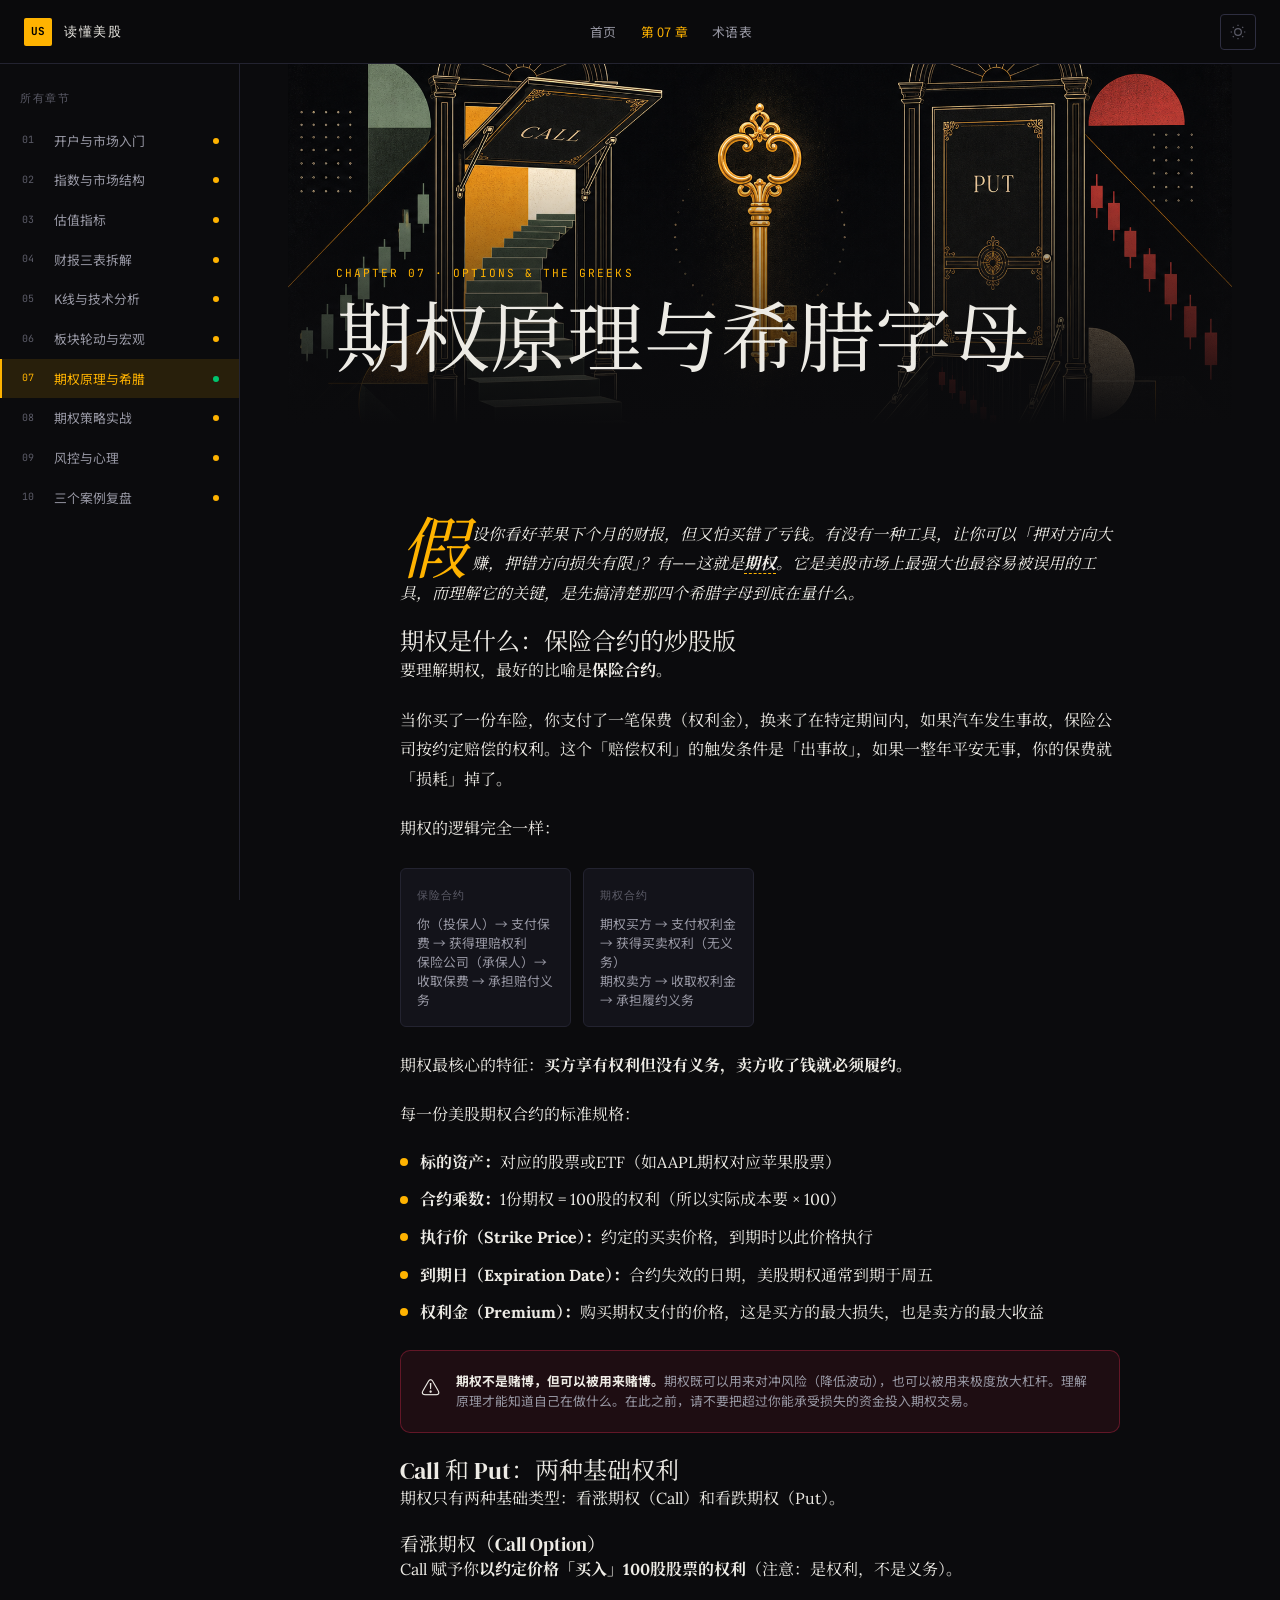
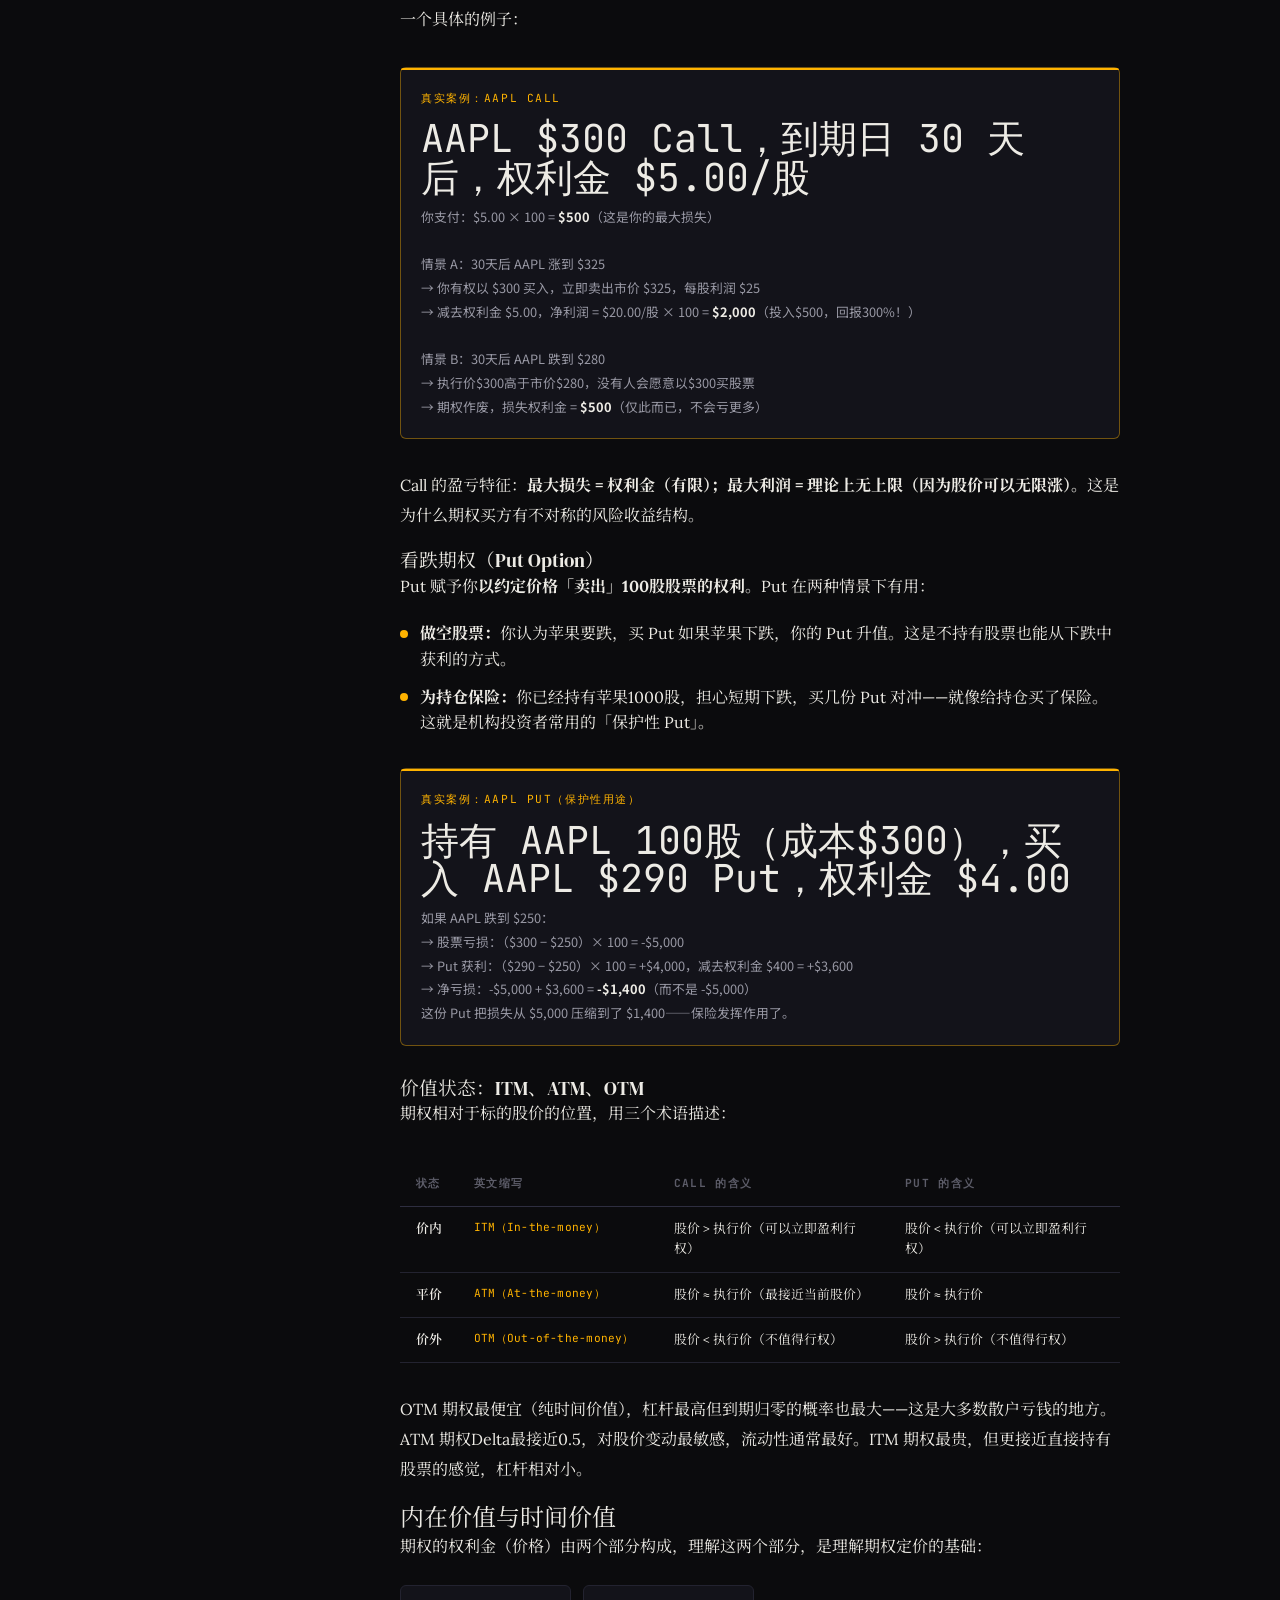
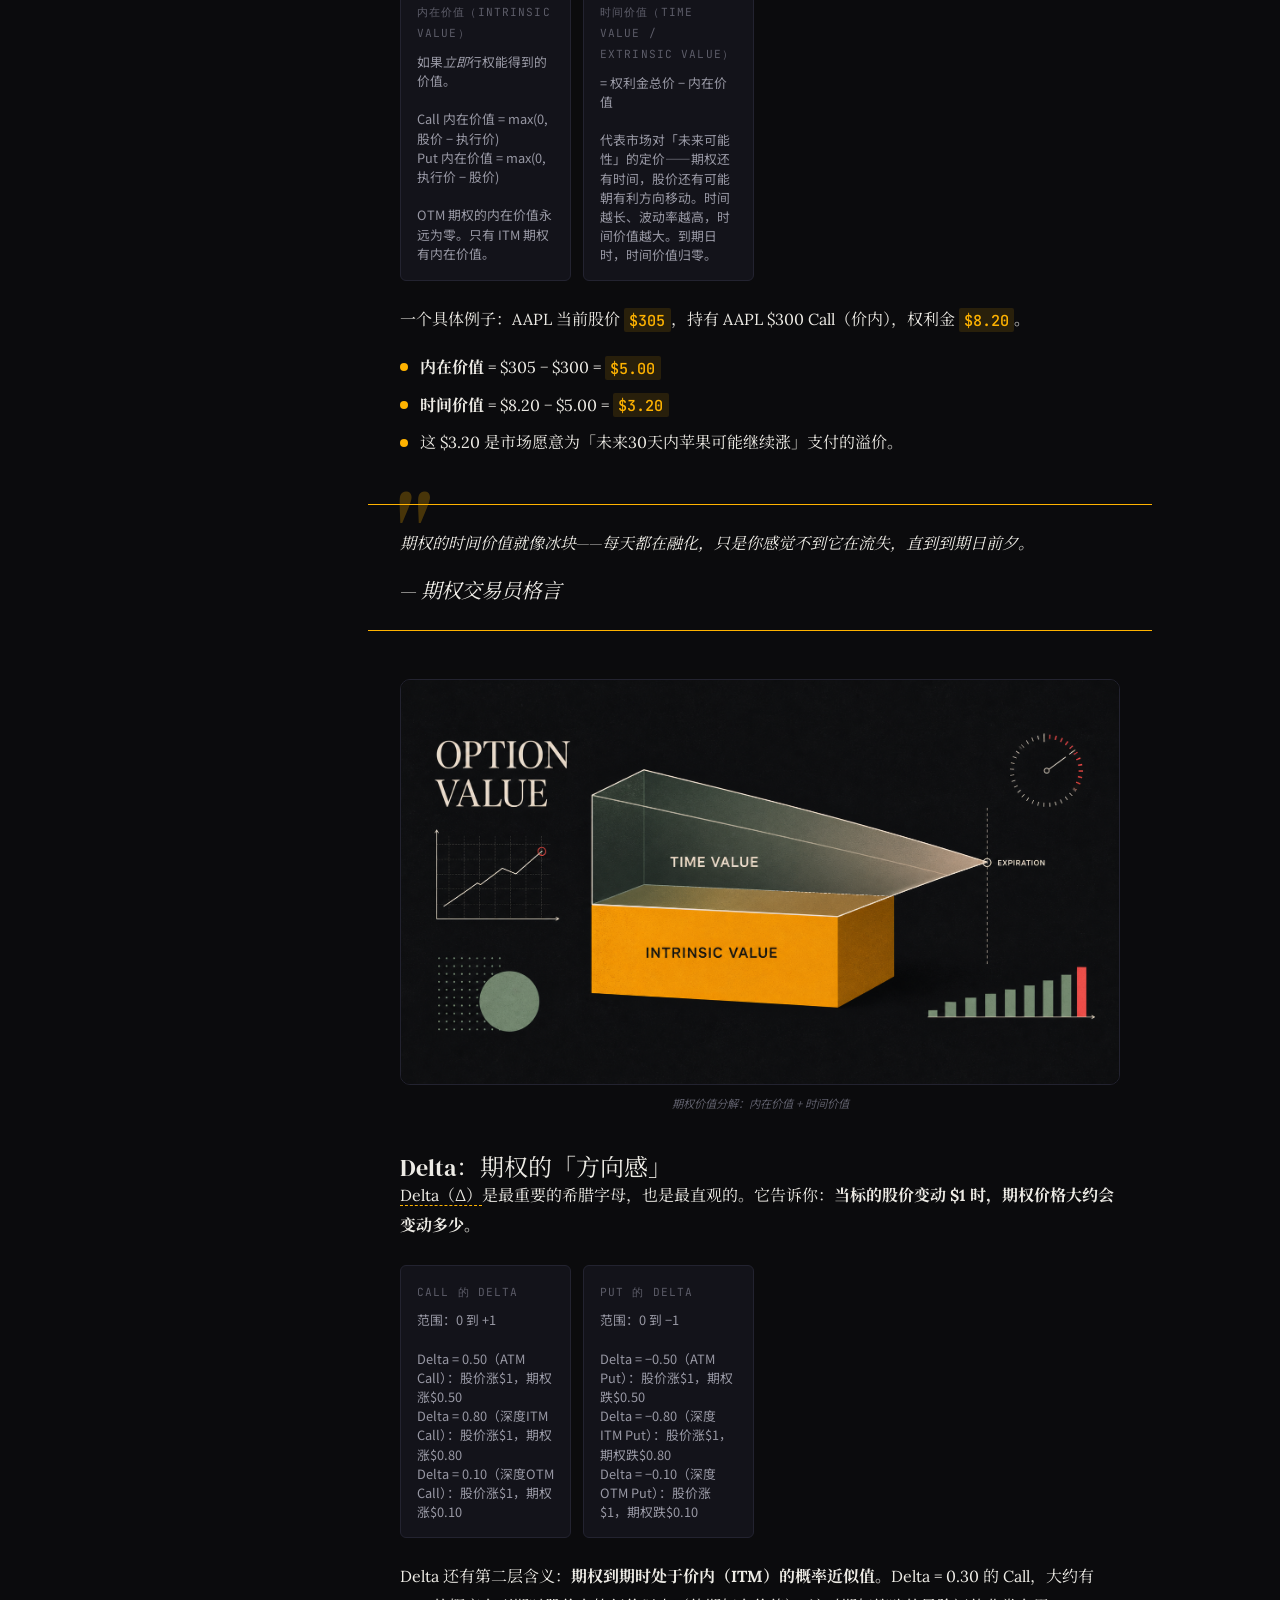
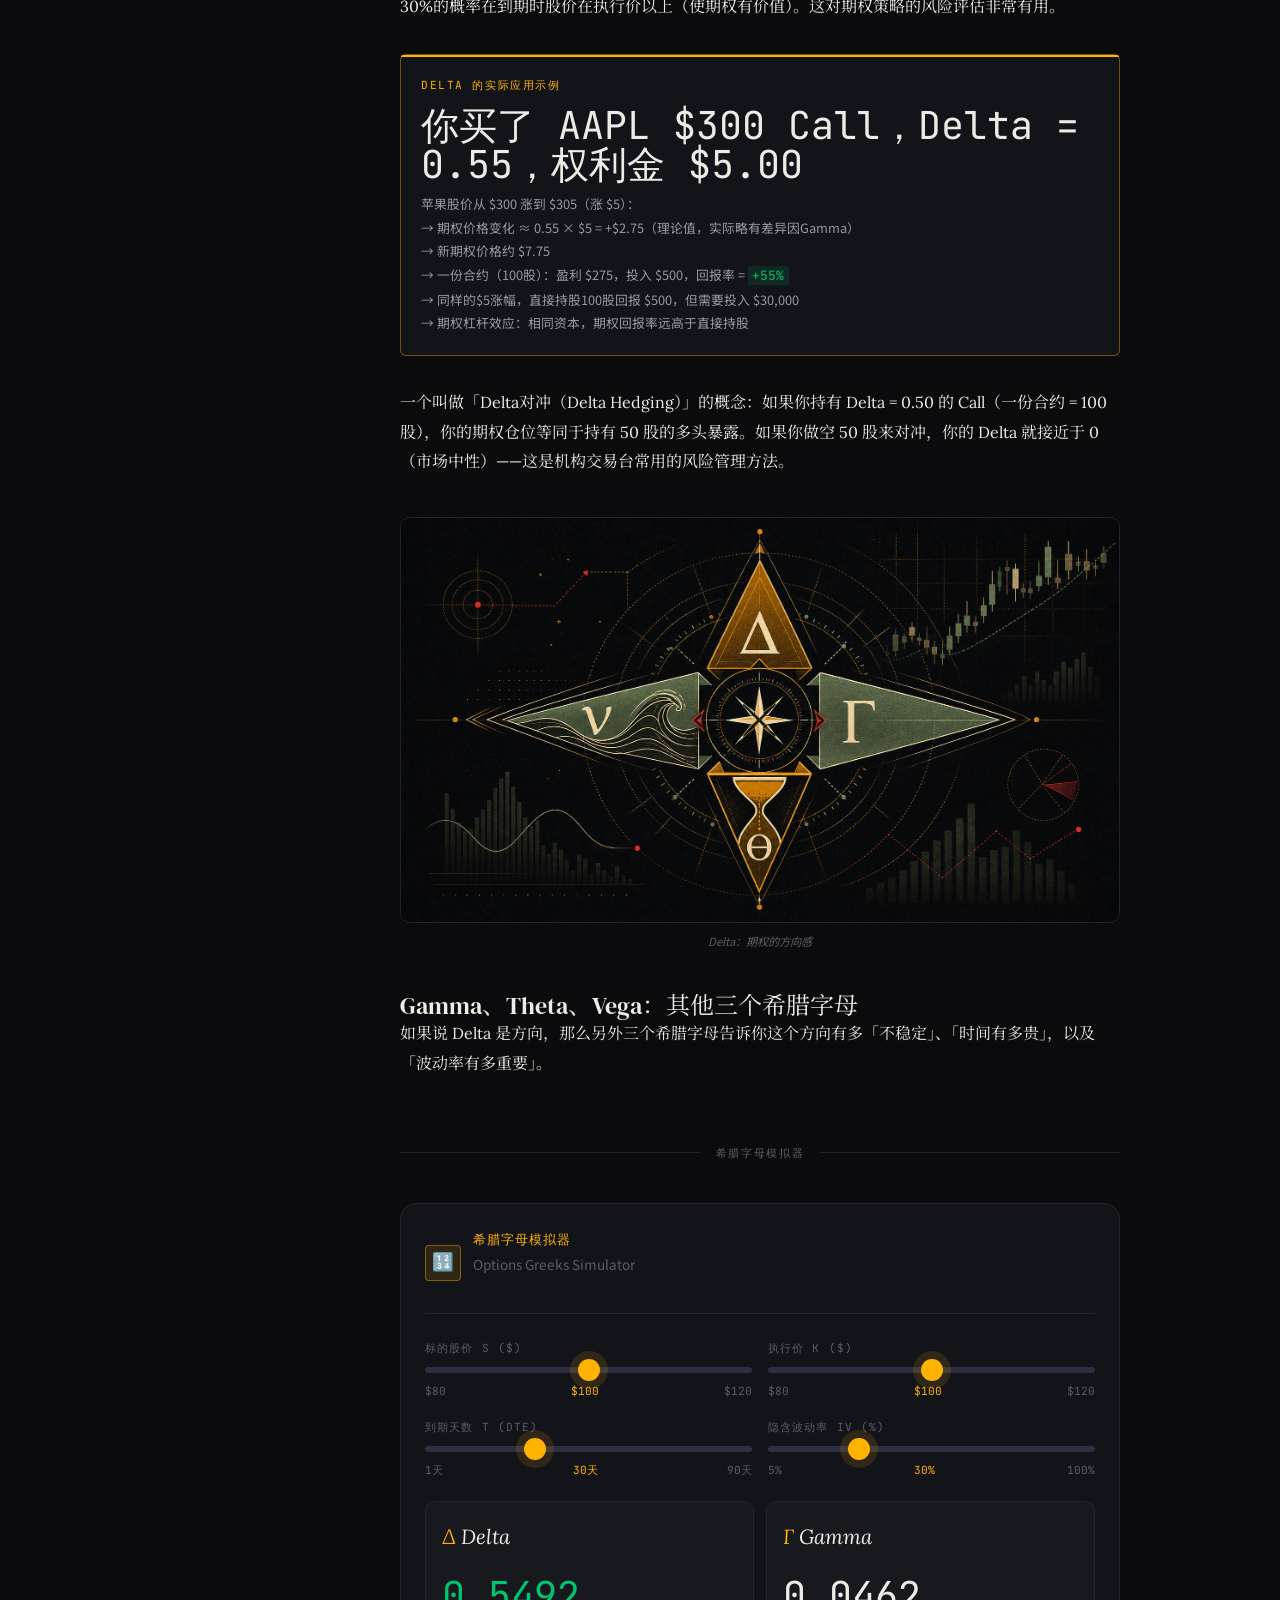
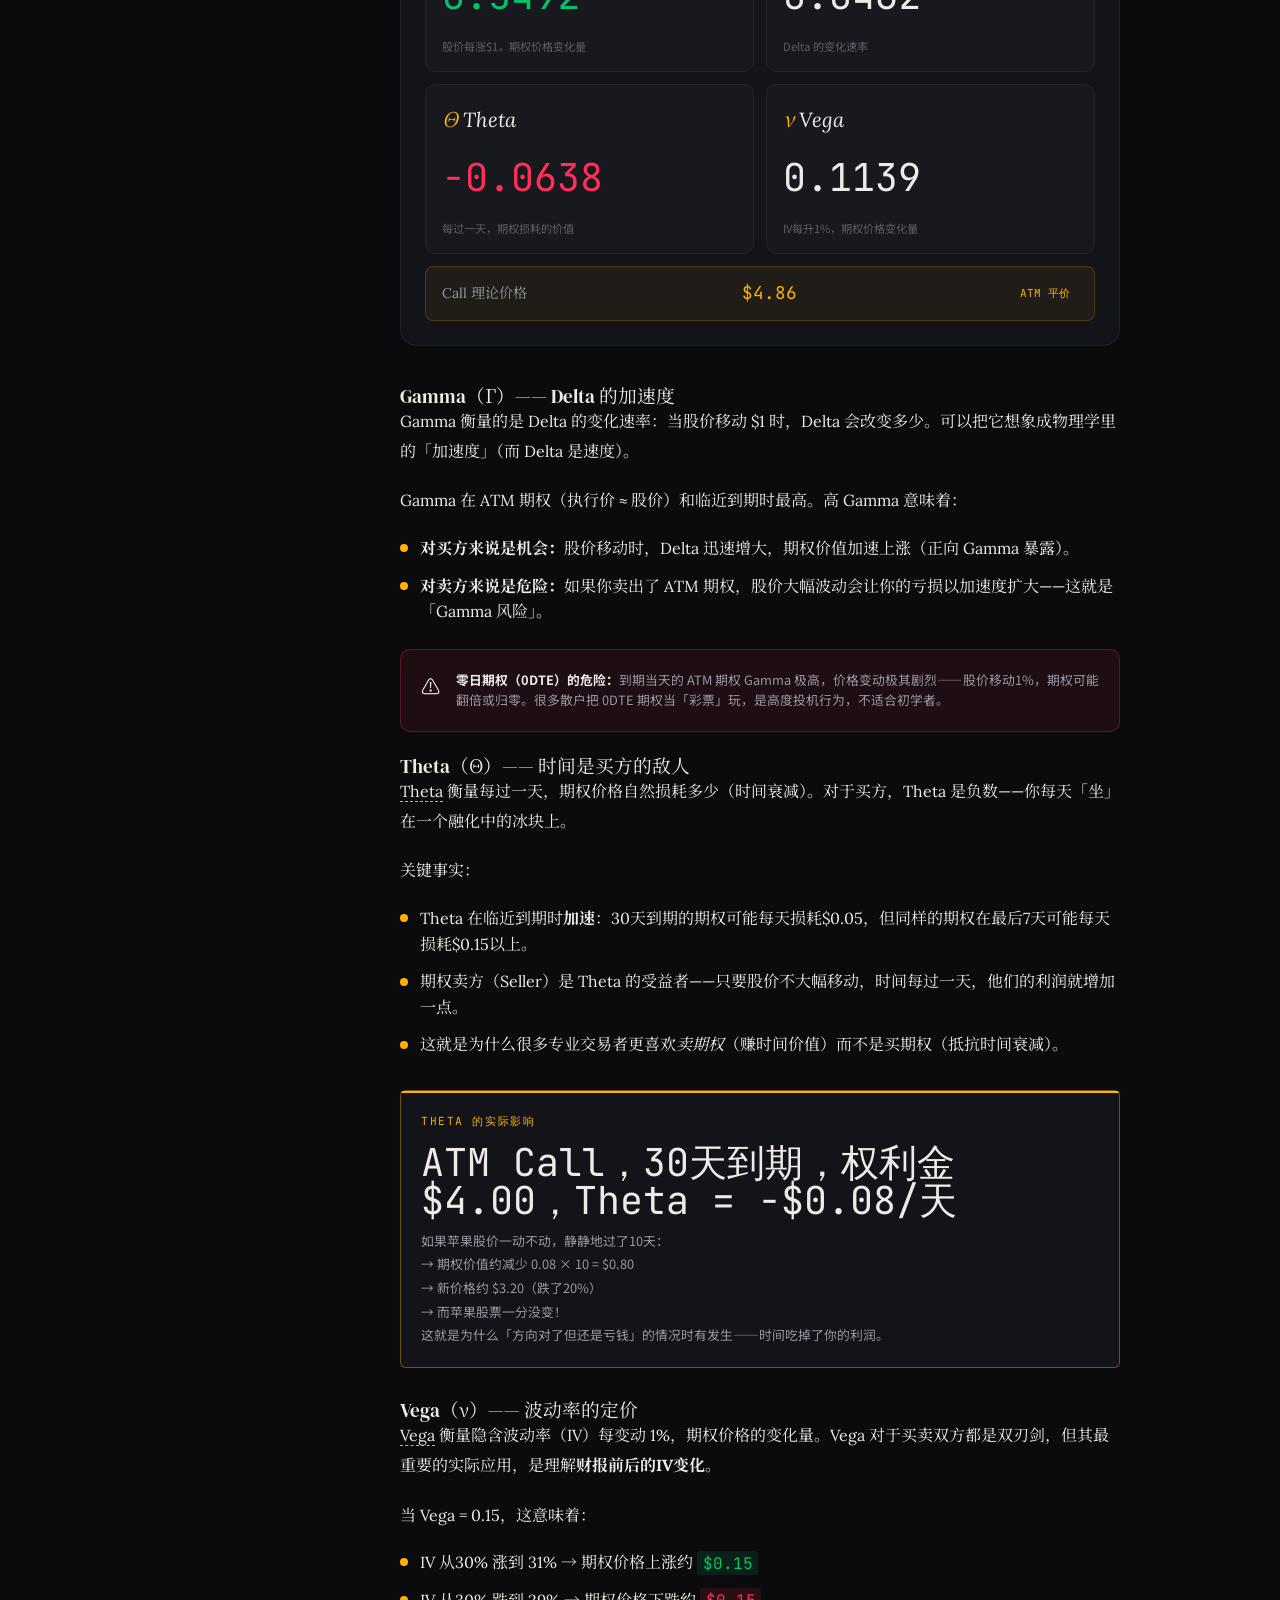
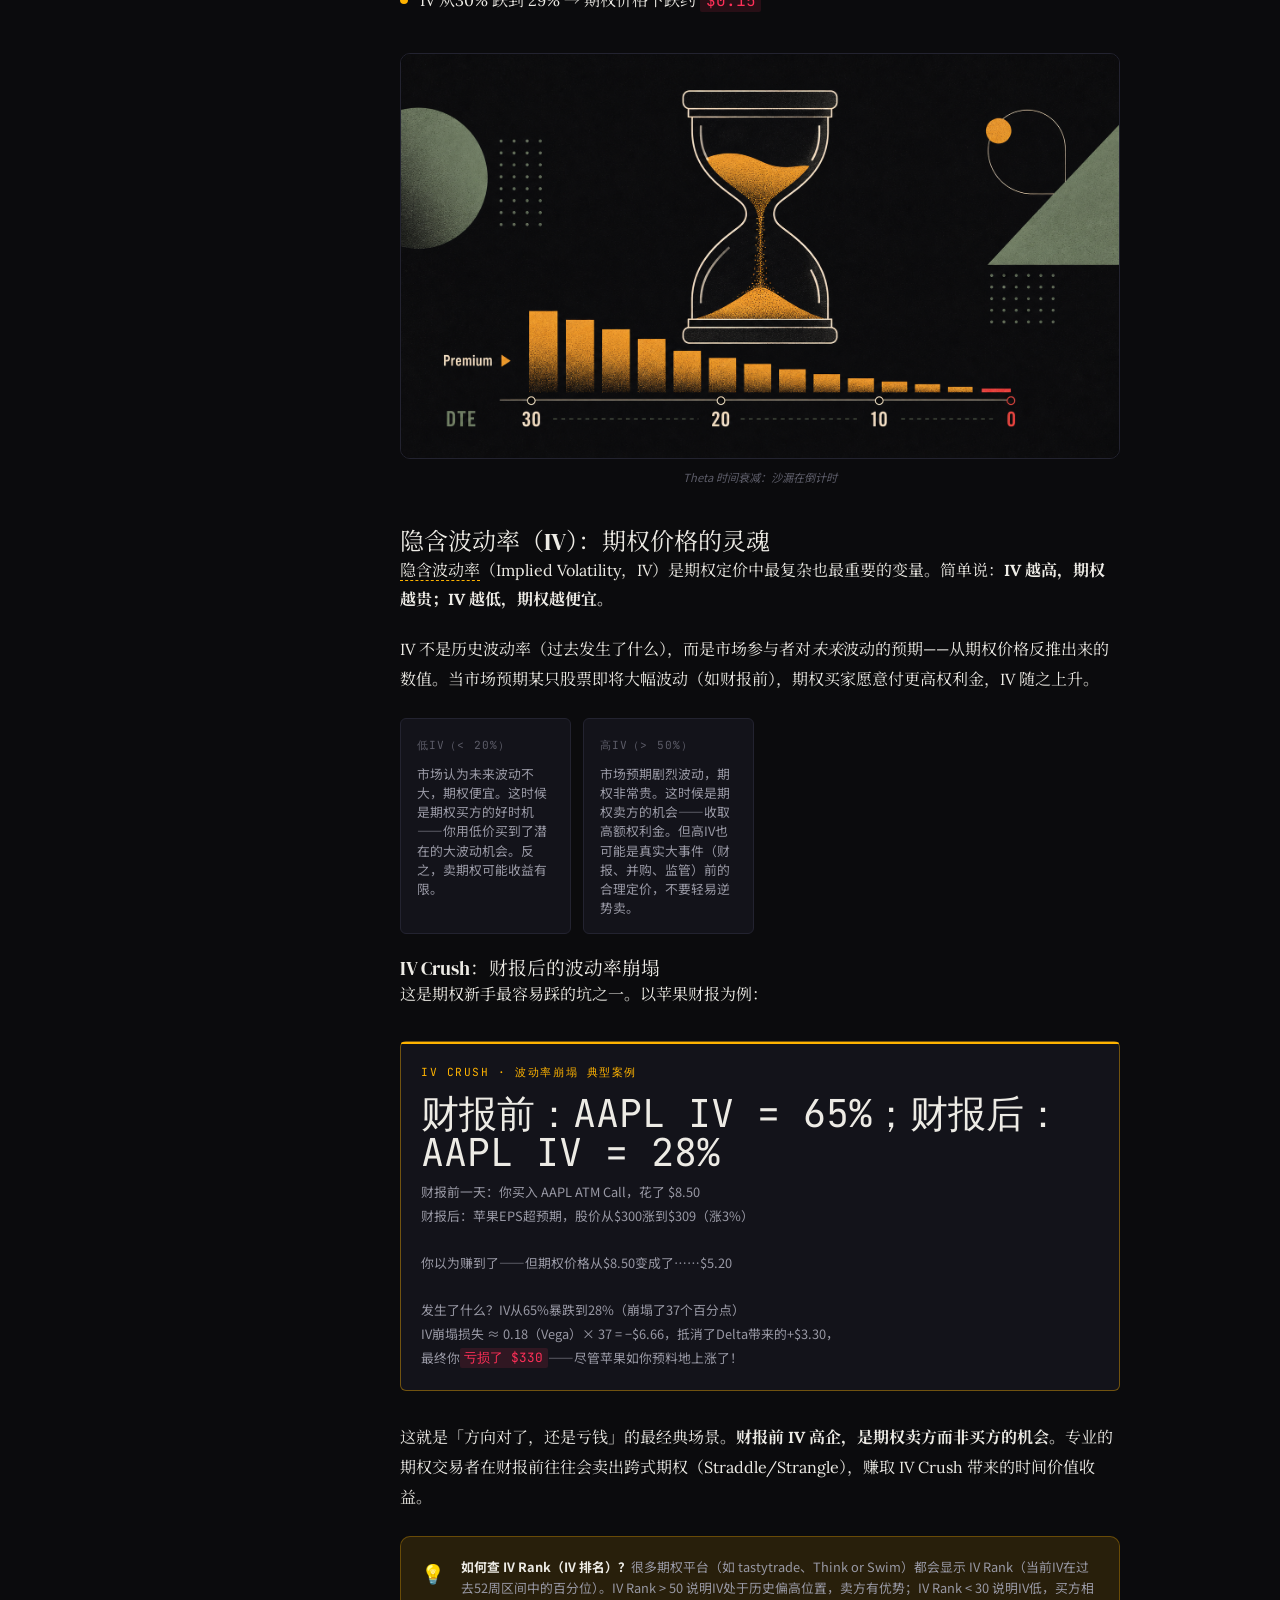
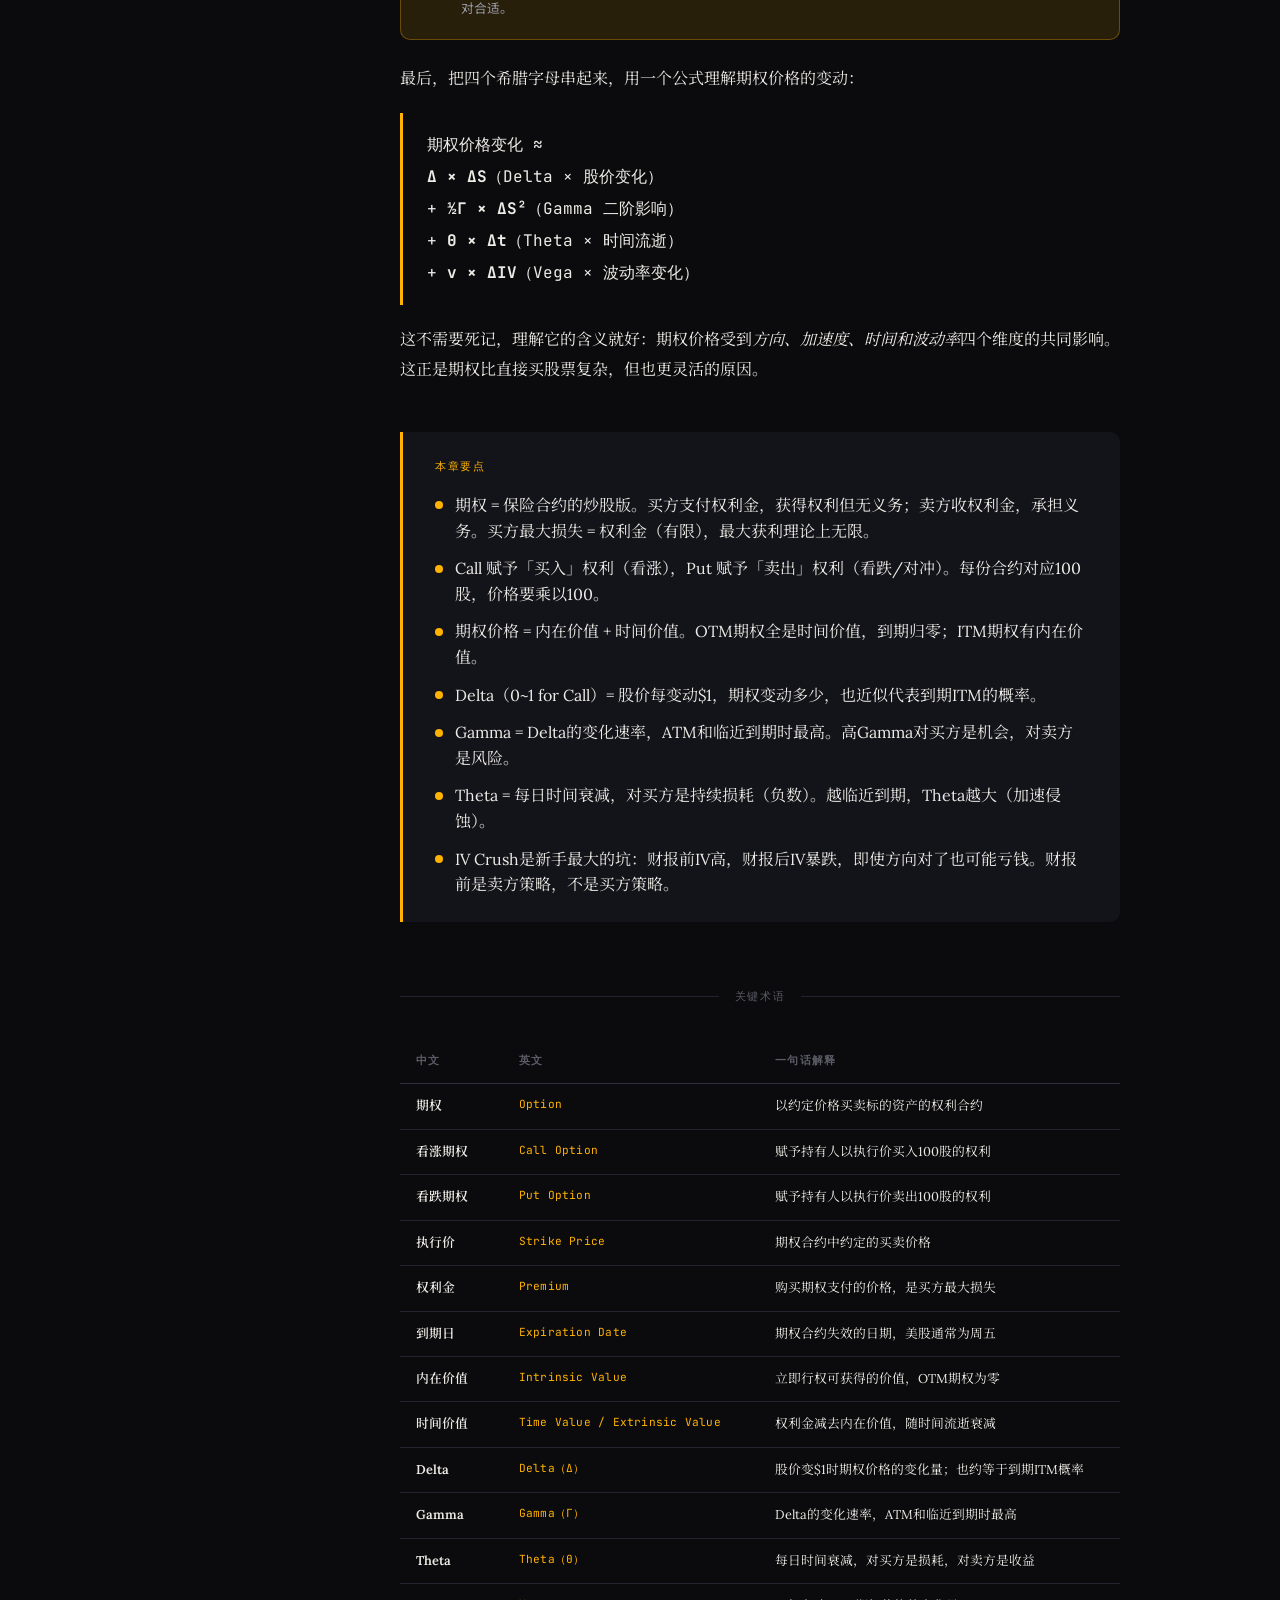
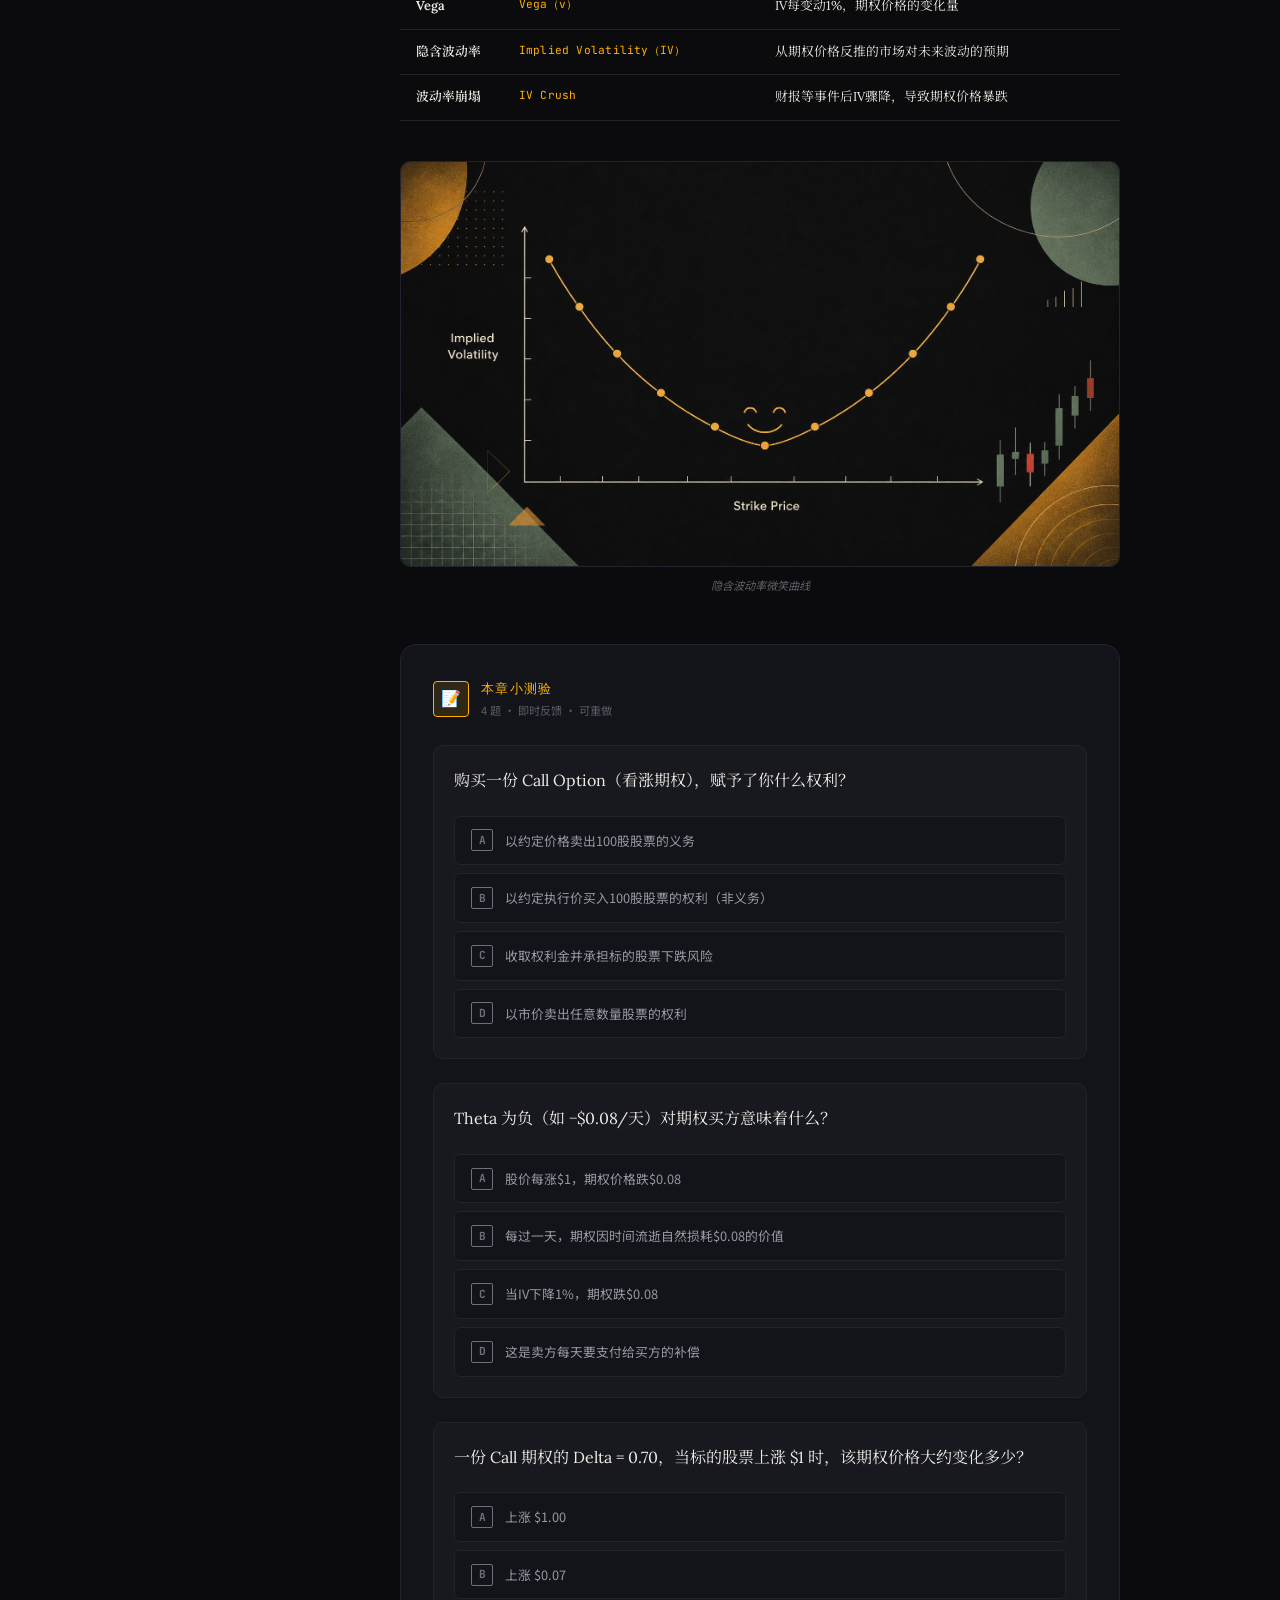
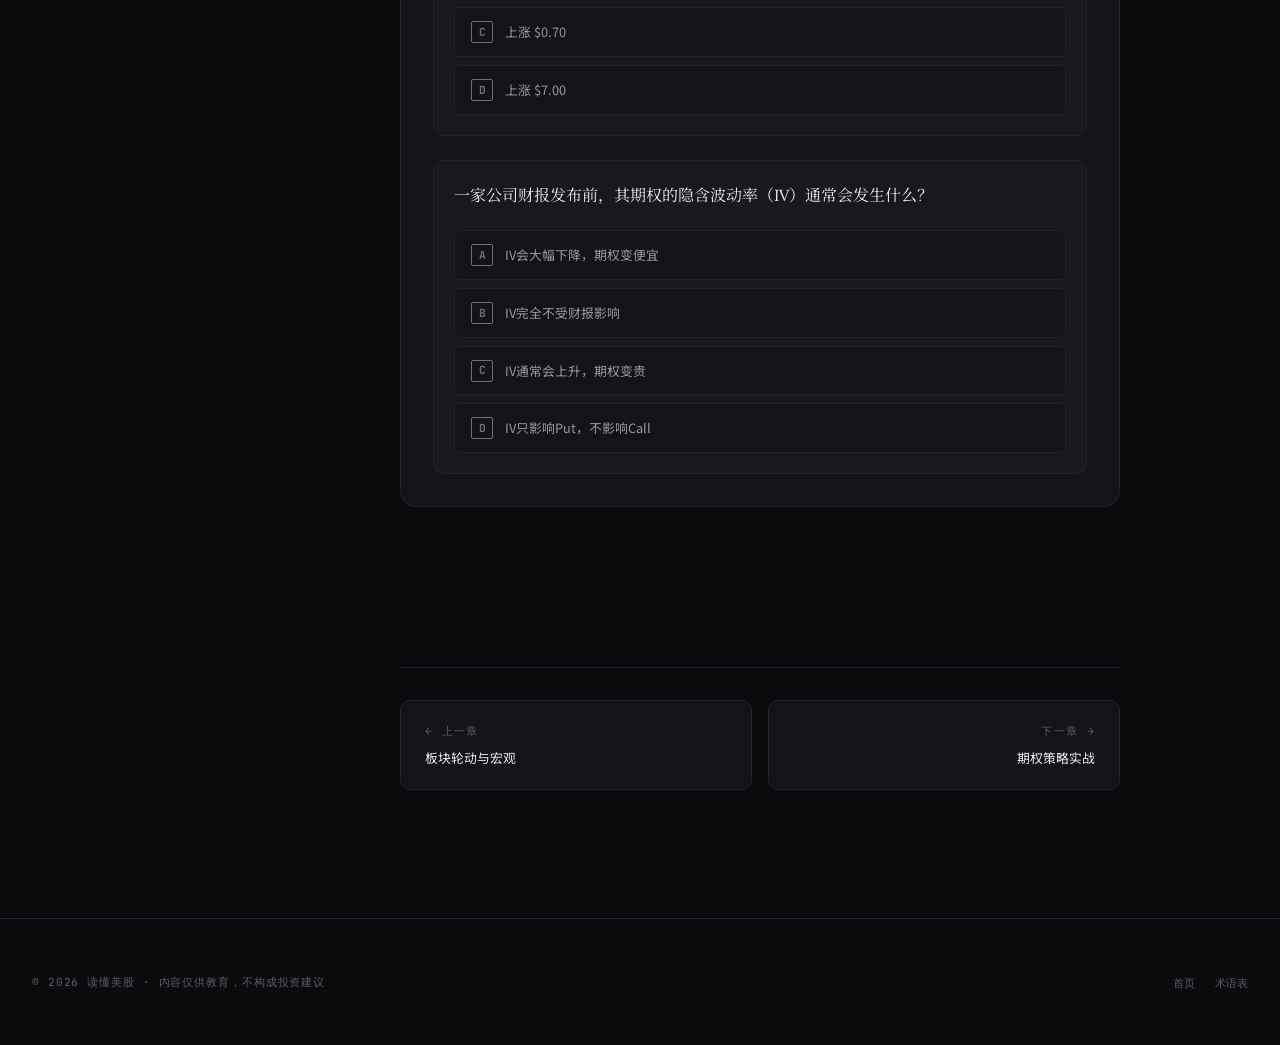
<file: chapters/07-options-basics.html>
<!DOCTYPE html>
<html lang="zh-CN">
<head>
  <meta charset="UTF-8">
  <meta name="viewport" content="width=device-width, initial-scale=1.0">
  <meta name="description" content="美股期权入门：Call和Put的权利、内在价值与时间价值、Delta/Gamma/Theta/Vega四个希腊字母、隐含波动率IV与波动率崩塌——从零理解期权定价原理。">
  <meta name="base-url" content="../">
  <title>第 07 章：期权原理与希腊字母 · 读懂美股</title>  <meta property="og:title" content="第 07 章：期权原理与希腊字母 · 读懂美股">  <meta property="og:description" content="美股从入门到期权的完整中文教程，通俗易懂，含8个互动工具。">  <meta property="og:type" content="article">  <meta property="og:image" content="../assets/images/ch07-hero.png">  <meta name="twitter:card" content="summary_large_image">  <link rel="icon" type="image/svg+xml" href="../assets/images/favicon.svg">
  <link rel="preconnect" href="https://fonts.googleapis.com">
  <link rel="preconnect" href="https://fonts.gstatic.com" crossorigin>
  <link href="https://fonts.googleapis.com/css2?family=DM+Serif+Display:ital@0;1&family=Lora:ital,wght@0,400;0,600;0,700;1,400&family=JetBrains+Mono:wght@400;500&family=Noto+Serif+SC:wght@400;600&family=Noto+Sans+SC:wght@400;500&display=swap" rel="stylesheet">
  <script>(function(){var t=localStorage.getItem('usstock-theme')||'dark';document.documentElement.setAttribute('data-theme',t==='paper'?'paper':'');})();</script>
  <link rel="stylesheet" href="../assets/css/reset.css">
  <link rel="stylesheet" href="../assets/css/tokens.css">
  <link rel="stylesheet" href="../assets/css/typography.css">
  <link rel="stylesheet" href="../assets/css/layout.css">
  <link rel="stylesheet" href="../assets/css/components.css">
  <link rel="stylesheet" href="../assets/css/tools.css">
  <link rel="stylesheet" href="../assets/css/animations.css">
</head>
<body>
<div class="reading-progress"></div>

<header class="site-nav">
  <div class="nav-inner">
    <a href="../index.html" class="nav-logo"><span class="nav-logo-mark">US</span>读懂美股</a>
    <nav><ul class="nav-links">
      <li><a href="../index.html">首页</a></li>
      <li><a href="07-options-basics.html" class="active">第 07 章</a></li>
      <li><a href="../glossary.html">术语表</a></li>
    </ul></nav>
    <div class="nav-actions">
      <button class="mobile-menu-btn" aria-label="打开目录" aria-expanded="false">
        <svg viewBox="0 0 20 20" fill="none" stroke="currentColor" stroke-width="1.8" width="18" height="18"><line x1="3" y1="5" x2="17" y2="5"/><line x1="3" y1="10" x2="17" y2="10"/><line x1="3" y1="15" x2="17" y2="15"/></svg>
      </button>
      <button class="theme-toggle" aria-label="切换主题">
        <svg viewBox="0 0 24 24" fill="none" stroke="currentColor" stroke-width="1.8" width="16" height="16"><circle cx="12" cy="12" r="5"/><line x1="12" y1="1" x2="12" y2="3"/><line x1="12" y1="21" x2="12" y2="23"/><line x1="4.22" y1="4.22" x2="5.64" y2="5.64"/><line x1="18.36" y1="18.36" x2="19.78" y2="19.78"/><line x1="1" y1="12" x2="3" y2="12"/><line x1="21" y1="12" x2="23" y2="12"/><line x1="4.22" y1="19.78" x2="5.64" y2="18.36"/><line x1="18.36" y1="5.64" x2="19.78" y2="4.22"/></svg>
      </button>
    </div>
  </div>
</header>

<div class="chapter-layout">
  <aside class="chapter-sidebar">
    <p class="sidebar-nav-label">所有章节</p>
    <ul class="sidebar-chapter-list">
      <li><a href="01-getting-started.html"><span class="sidebar-chapter-num">01</span>开户与市场入门<span class="sidebar-progress-dot"></span></a></li>
      <li><a href="02-market-structure.html"><span class="sidebar-chapter-num">02</span>指数与市场结构<span class="sidebar-progress-dot"></span></a></li>
      <li><a href="03-valuation.html"><span class="sidebar-chapter-num">03</span>估值指标<span class="sidebar-progress-dot"></span></a></li>
      <li><a href="04-financials.html"><span class="sidebar-chapter-num">04</span>财报三表拆解<span class="sidebar-progress-dot"></span></a></li>
      <li><a href="05-technical.html"><span class="sidebar-chapter-num">05</span>K线与技术分析<span class="sidebar-progress-dot"></span></a></li>
      <li><a href="06-sectors-macro.html"><span class="sidebar-chapter-num">06</span>板块轮动与宏观<span class="sidebar-progress-dot"></span></a></li>
      <li><a href="07-options-basics.html" class="active"><span class="sidebar-chapter-num">07</span>期权原理与希腊<span class="sidebar-progress-dot"></span></a></li>
      <li><a href="08-options-strategies.html"><span class="sidebar-chapter-num">08</span>期权策略实战<span class="sidebar-progress-dot"></span></a></li>
      <li><a href="09-risk-psychology.html"><span class="sidebar-chapter-num">09</span>风控与心理<span class="sidebar-progress-dot"></span></a></li>
      <li><a href="10-case-studies.html"><span class="sidebar-chapter-num">10</span>三个案例复盘<span class="sidebar-progress-dot"></span></a></li>
    </ul>
  </aside>

  <main class="chapter-content">
    <div class="chapter-hero">
      <img src="../assets/images/ch07-hero.png" alt="" loading="lazy" class="ken-burns" onerror="this.style.display='none'">
    <div class="chapter-hero-placeholder">
        <div class="chapter-hero-overlay">
          <span class="chapter-kicker">Chapter 07 · Options &amp; The Greeks</span>
          <h1 class="hero-title">期权原理与希腊字母</h1>
        </div>
      </div>
    </div>

    <article class="prose">
      <p class="lead">假设你看好苹果下个月的财报，但又怕买错了亏钱。有没有一种工具，让你可以「押对方向大赚，押错方向损失有限」？有——这就是<strong data-term="期权">期权</strong>。它是美股市场上最强大也最容易被误用的工具，而理解它的关键，是先搞清楚那四个希腊字母到底在量什么。</p>

      <!-- ── Section 1 ── -->
      <h2 id="s1">期权是什么：保险合约的炒股版</h2>

      <p>要理解期权，最好的比喻是<strong>保险合约</strong>。</p>

      <p>当你买了一份车险，你支付了一笔保费（权利金），换来了在特定期间内，如果汽车发生事故，保险公司按约定赔偿的权利。这个「赔偿权利」的触发条件是「出事故」，如果一整年平安无事，你的保费就「损耗」掉了。</p>

      <p>期权的逻辑完全一样：</p>

      <div class="stat-grid">
        <div class="stat-item">
          <div class="stat-label">保险合约</div>
          <div class="stat-value" style="font-size:var(--ts-sm);font-family:var(--font-sans);color:var(--ink-secondary);line-height:1.5;">你（投保人）→ 支付保费 → 获得理赔权利<br>保险公司（承保人）→ 收取保费 → 承担赔付义务</div>
        </div>
        <div class="stat-item">
          <div class="stat-label">期权合约</div>
          <div class="stat-value" style="font-size:var(--ts-sm);font-family:var(--font-sans);color:var(--ink-secondary);line-height:1.5;">期权买方 → 支付权利金 → 获得买卖权利（无义务）<br>期权卖方 → 收取权利金 → 承担履约义务</div>
        </div>
      </div>

      <p>期权最核心的特征：<strong>买方享有权利但没有义务，卖方收了钱就必须履约。</strong></p>

      <p>每一份美股期权合约的标准规格：</p>
      <ul class="key-points">
        <li><strong>标的资产：</strong>对应的股票或ETF（如AAPL期权对应苹果股票）</li>
        <li><strong>合约乘数：</strong>1份期权 = 100股的权利（所以实际成本要 × 100）</li>
        <li><strong>执行价（Strike Price）：</strong>约定的买卖价格，到期时以此价格执行</li>
        <li><strong>到期日（Expiration Date）：</strong>合约失效的日期，美股期权通常到期于周五</li>
        <li><strong>权利金（Premium）：</strong>购买期权支付的价格，这是买方的最大损失，也是卖方的最大收益</li>
      </ul>

      <div class="callout callout-warning">
        <span class="callout-icon">⚠️</span>
        <div class="callout-body"><strong>期权不是赌博，但可以被用来赌博。</strong>期权既可以用来对冲风险（降低波动），也可以被用来极度放大杠杆。理解原理才能知道自己在做什么。在此之前，请不要把超过你能承受损失的资金投入期权交易。</div>
      </div>

      <!-- ── Section 2 ── -->
      <h2 id="s2">Call 和 Put：两种基础权利</h2>

      <p>期权只有两种基础类型：看涨期权（Call）和看跌期权（Put）。</p>

      <h3>看涨期权（Call Option）</h3>

      <p>Call 赋予你<strong>以约定价格「买入」100股股票的权利</strong>（注意：是权利，不是义务）。</p>

      <p>一个具体的例子：</p>

      <div class="data-card">
        <div class="data-card-label">真实案例：AAPL Call</div>
        <div class="data-card-value">AAPL $300 Call，到期日 30 天后，权利金 $5.00/股</div>
        <div class="data-card-sub">
          你支付：$5.00 × 100 = <strong>$500</strong>（这是你的最大损失）<br><br>
          情景 A：30天后 AAPL 涨到 $325<br>
          → 你有权以 $300 买入，立即卖出市价 $325，每股利润 $25<br>
          → 减去权利金 $5.00，净利润 = $20.00/股 × 100 = <strong>$2,000</strong>（投入$500，回报300%！）<br><br>
          情景 B：30天后 AAPL 跌到 $280<br>
          → 执行价$300高于市价$280，没有人会愿意以$300买股票<br>
          → 期权作废，损失权利金 = <strong>$500</strong>（仅此而已，不会亏更多）
        </div>
      </div>

      <p>Call 的盈亏特征：<strong>最大损失 = 权利金（有限）；最大利润 = 理论上无上限（因为股价可以无限涨）。</strong>这是为什么期权买方有不对称的风险收益结构。</p>

      <h3>看跌期权（Put Option）</h3>

      <p>Put 赋予你<strong>以约定价格「卖出」100股股票的权利</strong>。Put 在两种情景下有用：</p>
      <ul class="key-points">
        <li><strong>做空股票：</strong>你认为苹果要跌，买 Put 如果苹果下跌，你的 Put 升值。这是不持有股票也能从下跌中获利的方式。</li>
        <li><strong>为持仓保险：</strong>你已经持有苹果1000股，担心短期下跌，买几份 Put 对冲——就像给持仓买了保险。这就是机构投资者常用的「保护性 Put」。</li>
      </ul>

      <div class="data-card">
        <div class="data-card-label">真实案例：AAPL Put（保护性用途）</div>
        <div class="data-card-value">持有 AAPL 100股（成本$300），买入 AAPL $290 Put，权利金 $4.00</div>
        <div class="data-card-sub">
          如果 AAPL 跌到 $250：<br>
          → 股票亏损：（$300 − $250）× 100 = -$5,000<br>
          → Put 获利：（$290 − $250）× 100 = +$4,000，减去权利金 $400 = +$3,600<br>
          → 净亏损：-$5,000 + $3,600 = <strong>-$1,400</strong>（而不是 -$5,000）<br>
          这份 Put 把损失从 $5,000 压缩到了 $1,400——保险发挥作用了。
        </div>
      </div>

      <h3>价值状态：ITM、ATM、OTM</h3>

      <p>期权相对于标的股价的位置，用三个术语描述：</p>

      <table class="glossary-table" style="margin:var(--sp-8) 0;">
        <thead><tr><th>状态</th><th>英文缩写</th><th>Call 的含义</th><th>Put 的含义</th></tr></thead>
        <tbody>
          <tr><td>价内</td><td class="en-term">ITM（In-the-money）</td><td>股价 &gt; 执行价（可以立即盈利行权）</td><td>股价 &lt; 执行价（可以立即盈利行权）</td></tr>
          <tr><td>平价</td><td class="en-term">ATM（At-the-money）</td><td>股价 ≈ 执行价（最接近当前股价）</td><td>股价 ≈ 执行价</td></tr>
          <tr><td>价外</td><td class="en-term">OTM（Out-of-the-money）</td><td>股价 &lt; 执行价（不值得行权）</td><td>股价 &gt; 执行价（不值得行权）</td></tr>
        </tbody>
      </table>

      <p>OTM 期权最便宜（纯时间价值），杠杆最高但到期归零的概率也最大——这是大多数散户亏钱的地方。ATM 期权Delta最接近0.5，对股价变动最敏感，流动性通常最好。ITM 期权最贵，但更接近直接持有股票的感觉，杠杆相对小。</p>

      <!-- ── Section 3 ── -->
      <h2 id="s3">内在价值与时间价值</h2>

      <p>期权的权利金（价格）由两个部分构成，理解这两个部分，是理解期权定价的基础：</p>

      <div class="stat-grid">
        <div class="stat-item">
          <div class="stat-label">内在价值（Intrinsic Value）</div>
          <div class="stat-value" style="font-size:var(--ts-sm);font-family:var(--font-sans);color:var(--ink-secondary);line-height:1.5;">如果<em>立即</em>行权能得到的价值。<br><br>Call 内在价值 = max(0, 股价 − 执行价)<br>Put 内在价值 = max(0, 执行价 − 股价)<br><br>OTM 期权的内在价值永远为零。只有 ITM 期权有内在价值。</div>
        </div>
        <div class="stat-item">
          <div class="stat-label">时间价值（Time Value / Extrinsic Value）</div>
          <div class="stat-value" style="font-size:var(--ts-sm);font-family:var(--font-sans);color:var(--ink-secondary);line-height:1.5;">= 权利金总价 − 内在价值<br><br>代表市场对「未来可能性」的定价——期权还有时间，股价还有可能朝有利方向移动。时间越长、波动率越高，时间价值越大。到期日时，时间价值归零。</div>
        </div>
      </div>

      <p>一个具体例子：AAPL 当前股价 <span class="data-num">$305</span>，持有 AAPL $300 Call（价内），权利金 <span class="data-num">$8.20</span>。</p>
      <ul class="key-points">
        <li><strong>内在价值</strong> = $305 − $300 = <span class="data-num">$5.00</span></li>
        <li><strong>时间价值</strong> = $8.20 − $5.00 = <span class="data-num">$3.20</span></li>
        <li>这 $3.20 是市场愿意为「未来30天内苹果可能继续涨」支付的溢价。</li>
      </ul>

      <div class="pull-quote">
        <p>期权的时间价值就像冰块——每天都在融化，只是你感觉不到它在流失，直到到期日前夕。</p>
        <cite>— 期权交易员格言</cite>
      </div>

      <!-- ── Section 4 ── -->
      <figure class="chapter-figure reveal">
        <img src="../assets/images/ch07-inline-1.png" alt="期权价值分解：内在价值 + 时间价值" loading="lazy" onerror="this.style.display='none'">
        <figcaption>期权价值分解：内在价值 + 时间价值</figcaption>
      </figure>

      <h2 id="s4">Delta：期权的「方向感」</h2>

      <p><span data-term="Delta">Delta（Δ）</span>是最重要的希腊字母，也是最直观的。它告诉你：<strong>当标的股价变动 $1 时，期权价格大约会变动多少。</strong></p>

      <div class="stat-grid">
        <div class="stat-item">
          <div class="stat-label">Call 的 Delta</div>
          <div class="stat-value" style="font-size:var(--ts-sm);font-family:var(--font-sans);color:var(--ink-secondary);line-height:1.5;">范围：0 到 +1<br><br>Delta = 0.50（ATM Call）：股价涨$1，期权涨$0.50<br>Delta = 0.80（深度ITM Call）：股价涨$1，期权涨$0.80<br>Delta = 0.10（深度OTM Call）：股价涨$1，期权涨$0.10</div>
        </div>
        <div class="stat-item">
          <div class="stat-label">Put 的 Delta</div>
          <div class="stat-value" style="font-size:var(--ts-sm);font-family:var(--font-sans);color:var(--ink-secondary);line-height:1.5;">范围：0 到 −1<br><br>Delta = −0.50（ATM Put）：股价涨$1，期权跌$0.50<br>Delta = −0.80（深度ITM Put）：股价涨$1，期权跌$0.80<br>Delta = −0.10（深度OTM Put）：股价涨$1，期权跌$0.10</div>
        </div>
      </div>

      <p>Delta 还有第二层含义：<strong>期权到期时处于价内（ITM）的概率近似值。</strong>Delta = 0.30 的 Call，大约有30%的概率在到期时股价在执行价以上（使期权有价值）。这对期权策略的风险评估非常有用。</p>

      <div class="data-card">
        <div class="data-card-label">Delta 的实际应用示例</div>
        <div class="data-card-value">你买了 AAPL $300 Call，Delta = 0.55，权利金 $5.00</div>
        <div class="data-card-sub">
          苹果股价从 $300 涨到 $305（涨 $5）：<br>
          → 期权价格变化 ≈ 0.55 × $5 = +$2.75（理论值，实际略有差异因Gamma）<br>
          → 新期权价格约 $7.75<br>
          → 一份合约（100股）：盈利 $275，投入 $500，回报率 = <span class="data-up">+55%</span><br>
          → 同样的$5涨幅，直接持股100股回报 $500，但需要投入 $30,000<br>
          → 期权杠杆效应：相同资本，期权回报率远高于直接持股
        </div>
      </div>

      <p>一个叫做「Delta对冲（Delta Hedging）」的概念：如果你持有 Delta = 0.50 的 Call（一份合约 = 100股），你的期权仓位等同于持有 50 股的多头暴露。如果你做空 50 股来对冲，你的 Delta 就接近于 0（市场中性）——这是机构交易台常用的风险管理方法。</p>

      <!-- ── Section 5 ── -->
      <figure class="chapter-figure reveal">
        <img src="../assets/images/ch07-inline-2.png" alt="Delta：期权的方向感" loading="lazy" onerror="this.style.display='none'">
        <figcaption>Delta：期权的方向感</figcaption>
      </figure>

      <h2 id="s5">Gamma、Theta、Vega：其他三个希腊字母</h2>

      <p>如果说 Delta 是方向，那么另外三个希腊字母告诉你这个方向有多「不稳定」、「时间有多贵」，以及「波动率有多重要」。</p>

      <div class="section-rule"><span>希腊字母模拟器</span></div>

      <div class="tool-container" id="greeks-sim-tool">
        <div class="tool-header">
          <div class="tool-title-group">
            <div class="tool-icon">🔢</div>
            <div><div class="tool-name">希腊字母模拟器</div><div class="tool-desc">Options Greeks Simulator</div></div>
          </div>
        </div>
        <div class="tool-form">
          <div class="tool-form-row">
            <div class="tool-field">
              <label class="tool-label">标的股价 S ($)</label>
              <input type="range" id="gs-stock" min="80" max="120" value="100" step="1">
              <div class="tool-slider-labels"><span>$80</span><span class="tool-slider-value" id="gs-stock-val">$100</span><span>$120</span></div>
            </div>
            <div class="tool-field">
              <label class="tool-label">执行价 K ($)</label>
              <input type="range" id="gs-strike" min="80" max="120" value="100" step="1">
              <div class="tool-slider-labels"><span>$80</span><span class="tool-slider-value" id="gs-strike-val">$100</span><span>$120</span></div>
            </div>
          </div>
          <div class="tool-form-row">
            <div class="tool-field">
              <label class="tool-label">到期天数 T (DTE)</label>
              <input type="range" id="gs-days" min="1" max="90" value="30" step="1">
              <div class="tool-slider-labels"><span>1天</span><span class="tool-slider-value" id="gs-days-val">30天</span><span>90天</span></div>
            </div>
            <div class="tool-field">
              <label class="tool-label">隐含波动率 IV (%)</label>
              <input type="range" id="gs-iv" min="5" max="100" value="30" step="1">
              <div class="tool-slider-labels"><span>5%</span><span class="tool-slider-value" id="gs-iv-val">30%</span><span>100%</span></div>
            </div>
          </div>
        </div>
        <div class="greeks-grid" id="greeks-display">
          <div class="greek-card"><div class="greek-name"><span class="greek-symbol">Δ</span> Delta</div><div class="greek-value" id="g-delta">0.50</div><div class="greek-desc">股价每涨$1，期权价格变化量</div></div>
          <div class="greek-card"><div class="greek-name"><span class="greek-symbol">Γ</span> Gamma</div><div class="greek-value" id="g-gamma">0.04</div><div class="greek-desc">Delta 的变化速率</div></div>
          <div class="greek-card"><div class="greek-name"><span class="greek-symbol">Θ</span> Theta</div><div class="greek-value" id="g-theta">-0.05</div><div class="greek-desc">每过一天，期权损耗的价值</div></div>
          <div class="greek-card"><div class="greek-name"><span class="greek-symbol">ν</span> Vega</div><div class="greek-value" id="g-vega">0.18</div><div class="greek-desc">IV每升1%，期权价格变化量</div></div>
        </div>
      </div>

      <h3>Gamma（Γ）—— Delta 的加速度</h3>

      <p>Gamma 衡量的是 Delta 的变化速率：当股价移动 $1 时，Delta 会改变多少。可以把它想象成物理学里的「加速度」（而 Delta 是速度）。</p>

      <p>Gamma 在 ATM 期权（执行价 ≈ 股价）和临近到期时最高。高 Gamma 意味着：</p>
      <ul class="key-points">
        <li><strong>对买方来说是机会：</strong>股价移动时，Delta 迅速增大，期权价值加速上涨（正向 Gamma 暴露）。</li>
        <li><strong>对卖方来说是危险：</strong>如果你卖出了 ATM 期权，股价大幅波动会让你的亏损以加速度扩大——这就是「Gamma 风险」。</li>
      </ul>

      <div class="callout callout-warning">
        <span class="callout-icon">⚠️</span>
        <div class="callout-body"><strong>零日期权（0DTE）的危险：</strong>到期当天的 ATM 期权 Gamma 极高，价格变动极其剧烈——股价移动1%，期权可能翻倍或归零。很多散户把 0DTE 期权当「彩票」玩，是高度投机行为，不适合初学者。</div>
      </div>

      <h3>Theta（Θ）—— 时间是买方的敌人</h3>

      <p><span data-term="Theta">Theta</span> 衡量每过一天，期权价格自然损耗多少（时间衰减）。对于买方，Theta 是负数——你每天「坐」在一个融化中的冰块上。</p>

      <p>关键事实：</p>
      <ul class="key-points">
        <li>Theta 在临近到期时<strong>加速</strong>：30天到期的期权可能每天损耗$0.05，但同样的期权在最后7天可能每天损耗$0.15以上。</li>
        <li>期权卖方（Seller）是 Theta 的受益者——只要股价不大幅移动，时间每过一天，他们的利润就增加一点。</li>
        <li>这就是为什么很多专业交易者更喜欢<em>卖期权</em>（赚时间价值）而不是买期权（抵抗时间衰减）。</li>
      </ul>

      <div class="data-card">
        <div class="data-card-label">Theta 的实际影响</div>
        <div class="data-card-value">ATM Call，30天到期，权利金 $4.00，Theta = −$0.08/天</div>
        <div class="data-card-sub">
          如果苹果股价一动不动，静静地过了10天：<br>
          → 期权价值约减少 0.08 × 10 = $0.80<br>
          → 新价格约 $3.20（跌了20%）<br>
          → 而苹果股票一分没变！<br>
          这就是为什么「方向对了但还是亏钱」的情况时有发生——时间吃掉了你的利润。
        </div>
      </div>

      <h3>Vega（ν）—— 波动率的定价</h3>

      <p><span data-term="Vega">Vega</span> 衡量隐含波动率（IV）每变动 1%，期权价格的变化量。Vega 对于买卖双方都是双刃剑，但其最重要的实际应用，是理解<strong>财报前后的IV变化</strong>。</p>

      <p>当 Vega = 0.15，这意味着：</p>
      <ul class="key-points">
        <li>IV 从30% 涨到 31% → 期权价格上涨约 <span class="data-up">$0.15</span></li>
        <li>IV 从30% 跌到 29% → 期权价格下跌约 <span class="data-down">$0.15</span></li>
      </ul>

      <!-- ── Section 6 ── -->
      <figure class="chapter-figure reveal">
        <img src="../assets/images/ch07-inline-4.png" alt="Theta 时间衰减：沙漏在倒计时" loading="lazy" onerror="this.style.display='none'">
        <figcaption>Theta 时间衰减：沙漏在倒计时</figcaption>
      </figure>

      <h2 id="s6">隐含波动率（IV）：期权价格的灵魂</h2>

      <p><span data-term="隐含波动率">隐含波动率</span>（Implied Volatility，IV）是期权定价中最复杂也最重要的变量。简单说：<strong>IV 越高，期权越贵；IV 越低，期权越便宜。</strong></p>

      <p>IV 不是历史波动率（过去发生了什么），而是市场参与者对<em>未来</em>波动的预期——从期权价格反推出来的数值。当市场预期某只股票即将大幅波动（如财报前），期权买家愿意付更高权利金，IV 随之上升。</p>

      <div class="stat-grid">
        <div class="stat-item">
          <div class="stat-label">低IV（&lt; 20%）</div>
          <div class="stat-value" style="font-size:var(--ts-sm);font-family:var(--font-sans);color:var(--ink-secondary);line-height:1.5;">市场认为未来波动不大，期权便宜。这时候是期权买方的好时机——你用低价买到了潜在的大波动机会。反之，卖期权可能收益有限。</div>
        </div>
        <div class="stat-item">
          <div class="stat-label">高IV（&gt; 50%）</div>
          <div class="stat-value" style="font-size:var(--ts-sm);font-family:var(--font-sans);color:var(--ink-secondary);line-height:1.5;">市场预期剧烈波动，期权非常贵。这时候是期权卖方的机会——收取高额权利金。但高IV也可能是真实大事件（财报、并购、监管）前的合理定价，不要轻易逆势卖。</div>
        </div>
      </div>

      <h3>IV Crush：财报后的波动率崩塌</h3>

      <p>这是期权新手最容易踩的坑之一。以苹果财报为例：</p>

      <div class="data-card">
        <div class="data-card-label">IV Crush · 波动率崩塌 典型案例</div>
        <div class="data-card-value">财报前：AAPL IV = 65%；财报后：AAPL IV = 28%</div>
        <div class="data-card-sub">
          财报前一天：你买入 AAPL ATM Call，花了 $8.50<br>
          财报后：苹果EPS超预期，股价从$300涨到$309（涨3%）<br><br>
          你以为赚到了——但期权价格从$8.50变成了……$5.20<br><br>
          发生了什么？IV从65%暴跌到28%（崩塌了37个百分点）<br>
          IV崩塌损失 ≈ 0.18（Vega）× 37 = −$6.66，抵消了Delta带来的+$3.30，<br>
          最终你<span class="data-down">亏损了 $330</span>——尽管苹果如你预料地上涨了！
        </div>
      </div>

      <p>这就是「方向对了，还是亏钱」的最经典场景。<strong>财报前 IV 高企，是期权卖方而非买方的机会。</strong>专业的期权交易者在财报前往往会卖出跨式期权（Straddle/Strangle），赚取 IV Crush 带来的时间价值收益。</p>

      <div class="callout callout-tip">
        <span class="callout-icon">💡</span>
        <div class="callout-body"><strong>如何查 IV Rank（IV 排名）？</strong>很多期权平台（如 tastytrade、Think or Swim）都会显示 IV Rank（当前IV在过去52周区间中的百分位）。IV Rank &gt; 50 说明IV处于历史偏高位置，卖方有优势；IV Rank &lt; 30 说明IV低，买方相对合适。</div>
      </div>

      <p>最后，把四个希腊字母串起来，用一个公式理解期权价格的变动：</p>

      <p style="font-family:var(--font-mono);background:var(--surface-2);padding:var(--sp-4) var(--sp-6);border-radius:var(--radius-md);border-left:3px solid var(--amber);color:var(--ink-primary);line-height:2;">
        期权价格变化 ≈<br>
        <strong>Δ × ΔS</strong>（Delta × 股价变化）<br>
        + <strong>½Γ × ΔS²</strong>（Gamma 二阶影响）<br>
        + <strong>Θ × Δt</strong>（Theta × 时间流逝）<br>
        + <strong>ν × ΔIV</strong>（Vega × 波动率变化）
      </p>

      <p>这不需要死记，理解它的含义就好：期权价格受到<em>方向、加速度、时间和波动率</em>四个维度的共同影响。这正是期权比直接买股票复杂，但也更灵活的原因。</p>

      <!-- ── Key Takeaways ── -->
      <div class="section-key-points">
        <div class="key-points-header">本章要点</div>
        <ul class="key-points">
          <li>期权 = 保险合约的炒股版。买方支付权利金，获得权利但无义务；卖方收权利金，承担义务。买方最大损失 = 权利金（有限），最大获利理论上无限。</li>
          <li>Call 赋予「买入」权利（看涨），Put 赋予「卖出」权利（看跌/对冲）。每份合约对应100股，价格要乘以100。</li>
          <li>期权价格 = 内在价值 + 时间价值。OTM期权全是时间价值，到期归零；ITM期权有内在价值。</li>
          <li>Delta（0~1 for Call）= 股价每变动$1，期权变动多少，也近似代表到期ITM的概率。</li>
          <li>Gamma = Delta的变化速率，ATM和临近到期时最高。高Gamma对买方是机会，对卖方是风险。</li>
          <li>Theta = 每日时间衰减，对买方是持续损耗（负数）。越临近到期，Theta越大（加速侵蚀）。</li>
          <li>IV Crush是新手最大的坑：财报前IV高，财报后IV暴跌，即使方向对了也可能亏钱。财报前是卖方策略，不是买方策略。</li>
        </ul>
      </div>

      <div class="section-rule"><span>关键术语</span></div>
      <table class="glossary-table">
        <thead><tr><th>中文</th><th>英文</th><th>一句话解释</th></tr></thead>
        <tbody>
          <tr><td>期权</td><td class="en-term">Option</td><td>以约定价格买卖标的资产的权利合约</td></tr>
          <tr><td>看涨期权</td><td class="en-term">Call Option</td><td>赋予持有人以执行价买入100股的权利</td></tr>
          <tr><td>看跌期权</td><td class="en-term">Put Option</td><td>赋予持有人以执行价卖出100股的权利</td></tr>
          <tr><td>执行价</td><td class="en-term">Strike Price</td><td>期权合约中约定的买卖价格</td></tr>
          <tr><td>权利金</td><td class="en-term">Premium</td><td>购买期权支付的价格，是买方最大损失</td></tr>
          <tr><td>到期日</td><td class="en-term">Expiration Date</td><td>期权合约失效的日期，美股通常为周五</td></tr>
          <tr><td>内在价值</td><td class="en-term">Intrinsic Value</td><td>立即行权可获得的价值，OTM期权为零</td></tr>
          <tr><td>时间价值</td><td class="en-term">Time Value / Extrinsic Value</td><td>权利金减去内在价值，随时间流逝衰减</td></tr>
          <tr><td>Delta</td><td class="en-term">Delta（Δ）</td><td>股价变$1时期权价格的变化量；也约等于到期ITM概率</td></tr>
          <tr><td>Gamma</td><td class="en-term">Gamma（Γ）</td><td>Delta的变化速率，ATM和临近到期时最高</td></tr>
          <tr><td>Theta</td><td class="en-term">Theta（Θ）</td><td>每日时间衰减，对买方是损耗，对卖方是收益</td></tr>
          <tr><td>Vega</td><td class="en-term">Vega（ν）</td><td>IV每变动1%，期权价格的变化量</td></tr>
          <tr><td>隐含波动率</td><td class="en-term">Implied Volatility（IV）</td><td>从期权价格反推的市场对未来波动的预期</td></tr>
          <tr><td>波动率崩塌</td><td class="en-term">IV Crush</td><td>财报等事件后IV骤降，导致期权价格暴跌</td></tr>
        </tbody>
      </table>
      <figure class="chapter-figure reveal">
        <img src="../assets/images/ch07-inline-3.png" alt="隐含波动率微笑曲线" loading="lazy" onerror="this.style.display='none'">
        <figcaption>隐含波动率微笑曲线</figcaption>
      </figure>


      <div class="quiz-section" data-chapter="07">
        <div class="quiz-header">
          <div class="quiz-icon">📝</div>
          <div>
            <div class="quiz-title">本章小测验</div>
            <div class="quiz-subtitle">4 题 · 即时反馈 · 可重做</div>
          </div>
        </div>
        <div class="quiz-questions">

          <div class="quiz-question" data-correct="1" data-explain="Call（看涨期权）赋予持有人在到期日前，以执行价（Strike Price）买入100股标的股票的权利——注意是权利，不是义务。如果股价没涨过执行价，你可以选择不行权，最大损失就是你支付的权利金。">
            <p class="quiz-q-text">购买一份 Call Option（看涨期权），赋予了你什么权利？</p>
            <div class="quiz-options">
              <div class="quiz-option"><span class="quiz-option-letter">A</span>以约定价格卖出100股股票的义务</div>
              <div class="quiz-option"><span class="quiz-option-letter">B</span>以约定执行价买入100股股票的权利（非义务）</div>
              <div class="quiz-option"><span class="quiz-option-letter">C</span>收取权利金并承担标的股票下跌风险</div>
              <div class="quiz-option"><span class="quiz-option-letter">D</span>以市价卖出任意数量股票的权利</div>
            </div>
            <div class="quiz-result"></div>
          </div>

          <div class="quiz-question" data-correct="1" data-explain="Theta 代表每日时间衰减——对期权买方来说是负数，每天持有都会损失一点时间价值（即使股价不动）。就像持有一块融化中的冰，时间越长损耗越多，且越临近到期损耗越快。这是期权买方面对的最大「隐性成本」。">
            <p class="quiz-q-text">Theta 为负（如 −$0.08/天）对期权买方意味着什么？</p>
            <div class="quiz-options">
              <div class="quiz-option"><span class="quiz-option-letter">A</span>股价每涨$1，期权价格跌$0.08</div>
              <div class="quiz-option"><span class="quiz-option-letter">B</span>每过一天，期权因时间流逝自然损耗$0.08的价值</div>
              <div class="quiz-option"><span class="quiz-option-letter">C</span>当IV下降1%，期权跌$0.08</div>
              <div class="quiz-option"><span class="quiz-option-letter">D</span>这是卖方每天要支付给买方的补偿</div>
            </div>
            <div class="quiz-result"></div>
          </div>

          <div class="quiz-question" data-correct="2" data-explain="Delta = 0.70 意味着当标的股价上涨$1时，期权价格大约上涨$0.70。所以股价从$100涨到$101（涨$1），持有一份合约（100股）的期权价格变动 = 0.70 × $1 × 100 = $70。这就是Delta衡量的「方向敏感度」。">
            <p class="quiz-q-text">一份 Call 期权的 Delta = 0.70，当标的股票上涨 $1 时，该期权价格大约变化多少？</p>
            <div class="quiz-options">
              <div class="quiz-option"><span class="quiz-option-letter">A</span>上涨 $1.00</div>
              <div class="quiz-option"><span class="quiz-option-letter">B</span>上涨 $0.07</div>
              <div class="quiz-option"><span class="quiz-option-letter">C</span>上涨 $0.70</div>
              <div class="quiz-option"><span class="quiz-option-letter">D</span>上涨 $7.00</div>
            </div>
            <div class="quiz-result"></div>
          </div>

          <div class="quiz-question" data-correct="2" data-explain="财报前，市场对股价的不确定性很高，期权买家愿意支付更多来押注方向，推动隐含波动率（IV）上升，期权价格变贵。财报发布后，不确定性消除，IV迅速回落（IV Crush），即使股价如预期涨跌，期权价格也可能因IV崩塌而大幅缩水——这是新手最常踩到的坑。">
            <p class="quiz-q-text">一家公司财报发布前，其期权的隐含波动率（IV）通常会发生什么？</p>
            <div class="quiz-options">
              <div class="quiz-option"><span class="quiz-option-letter">A</span>IV会大幅下降，期权变便宜</div>
              <div class="quiz-option"><span class="quiz-option-letter">B</span>IV完全不受财报影响</div>
              <div class="quiz-option"><span class="quiz-option-letter">C</span>IV通常会上升，期权变贵</div>
              <div class="quiz-option"><span class="quiz-option-letter">D</span>IV只影响Put，不影响Call</div>
            </div>
            <div class="quiz-result"></div>
          </div>

        </div>
        <div class="quiz-score"></div>
      </div>

    </article>

    <nav class="chapter-nav-footer">
      <a href="06-sectors-macro.html" class="chapter-nav-btn prev" style="text-decoration:none;">
        <span class="chapter-nav-label">← 上一章</span>
        <span class="chapter-nav-title">板块轮动与宏观</span>
      </a>
      <a href="08-options-strategies.html" class="chapter-nav-btn next" style="text-decoration:none;">
        <span class="chapter-nav-label">下一章 →</span>
        <span class="chapter-nav-title">期权策略实战</span>
      </a>
    </nav>
  </main>

  <aside class="chapter-toc">
    <p class="toc-label">本章目录</p>
    <ul class="toc-list">
      <li><a href="#s1">期权是什么</a></li>
      <li><a href="#s2">Call 和 Put</a></li>
      <li><a href="#s3">内在价值与时间价值</a></li>
      <li><a href="#s4">Delta：方向感</a></li>
      <li><a href="#s5">Gamma、Theta、Vega</a></li>
      <li><a href="#s6">隐含波动率（IV）</a></li>
    </ul>
  </aside>
</div>

<footer class="site-footer">
  <span class="footer-copy">© 2026 读懂美股 · 内容仅供教育，不构成投资建议</span>
  <ul class="footer-links">
    <li><a href="../index.html">首页</a></li>
    <li><a href="../glossary.html">术语表</a></li>
  </ul>
</footer>

<script src="../assets/js/theme.js"></script>
<script src="../assets/js/nav.js"></script>
<script src="../assets/js/quiz.js"></script>
<script src="../assets/js/progress.js"></script>
<script src="../assets/js/tooltip.js"></script>
<script src="../assets/js/tools/greeks-sim.js"></script>
</body>
</html>
</file>
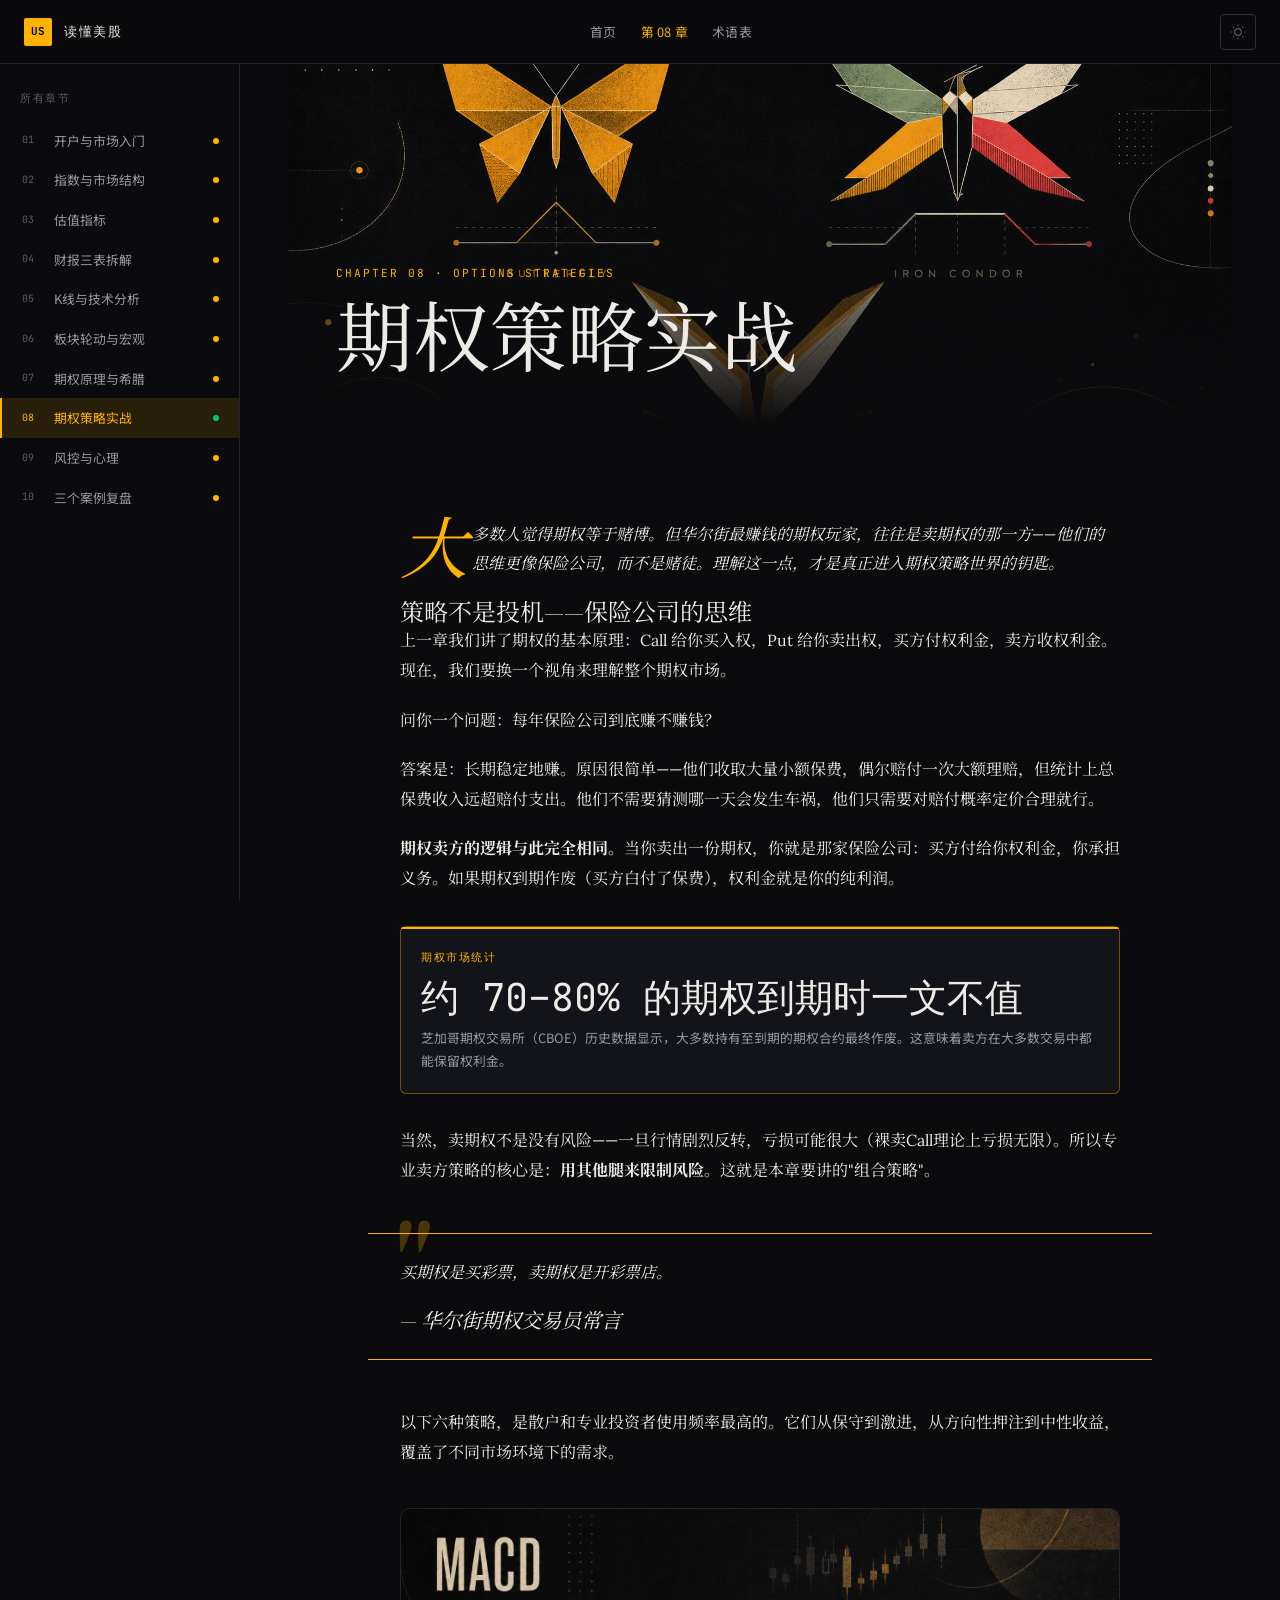
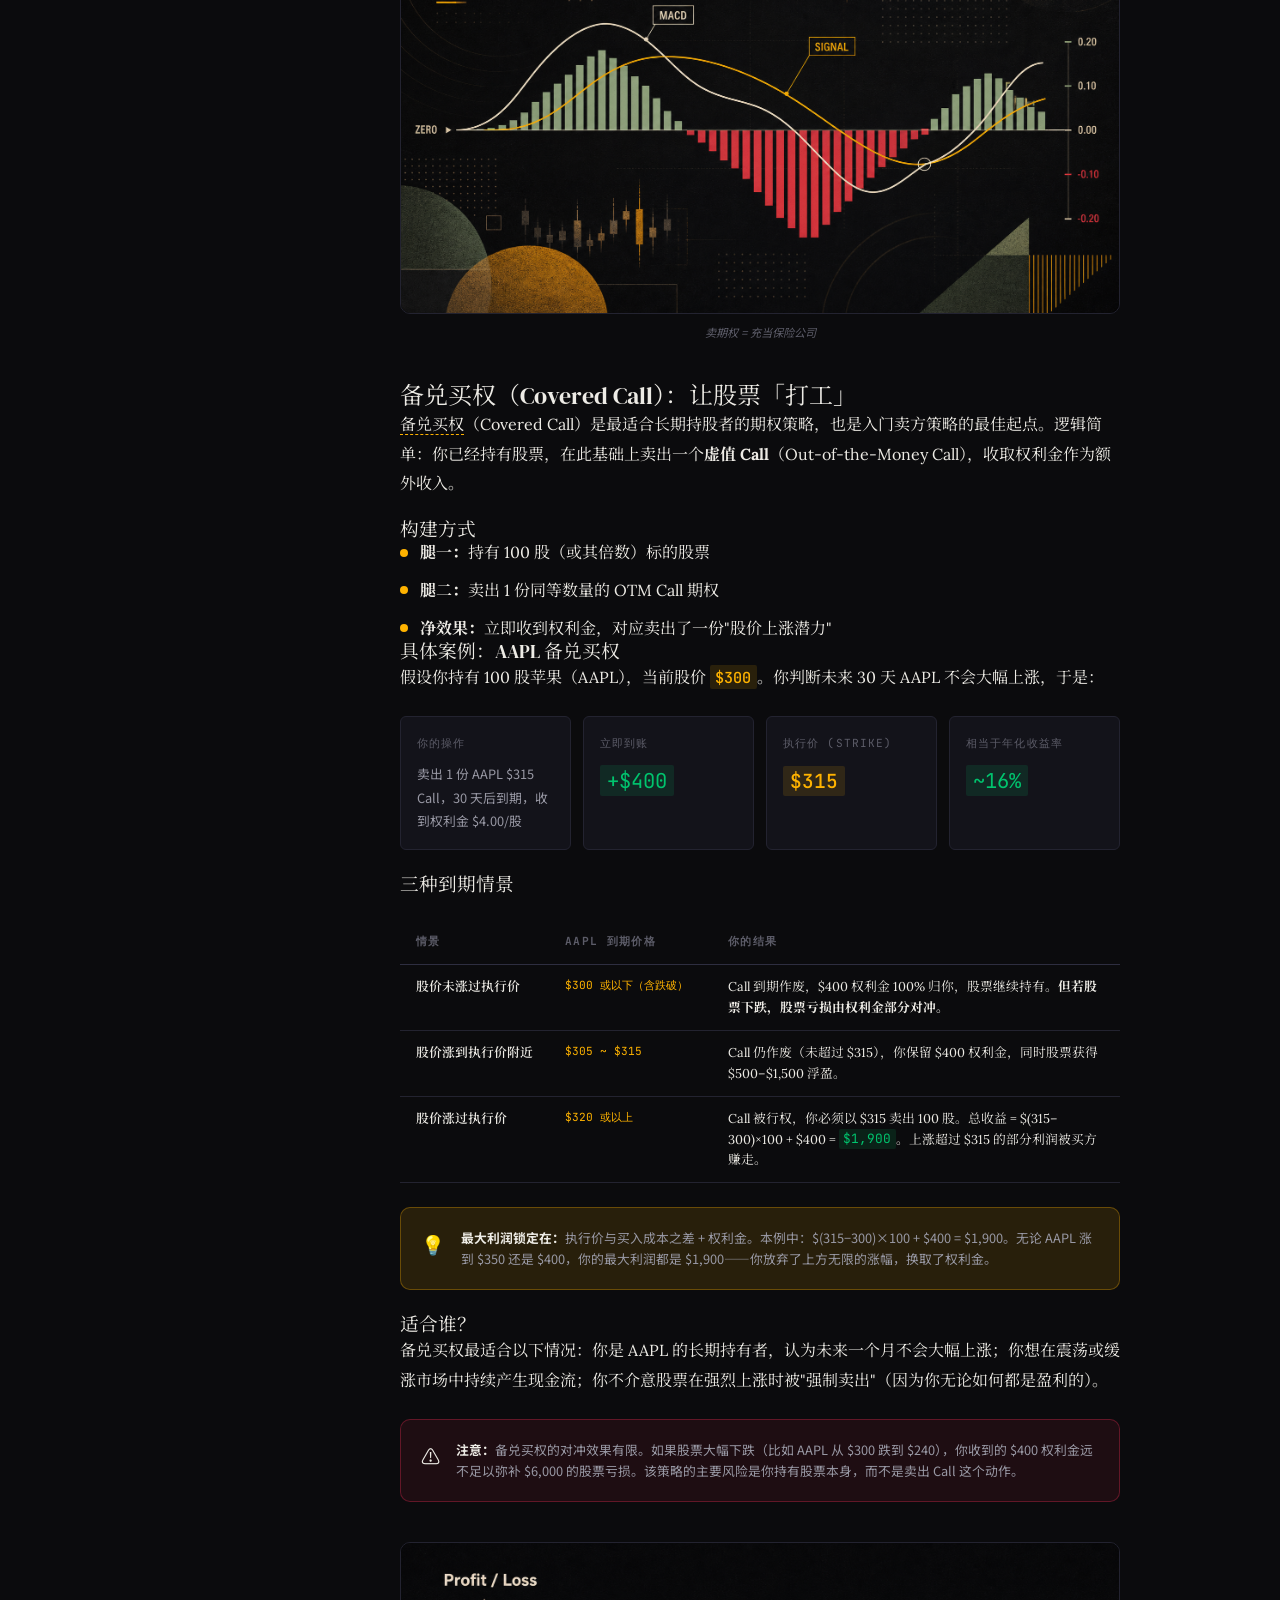
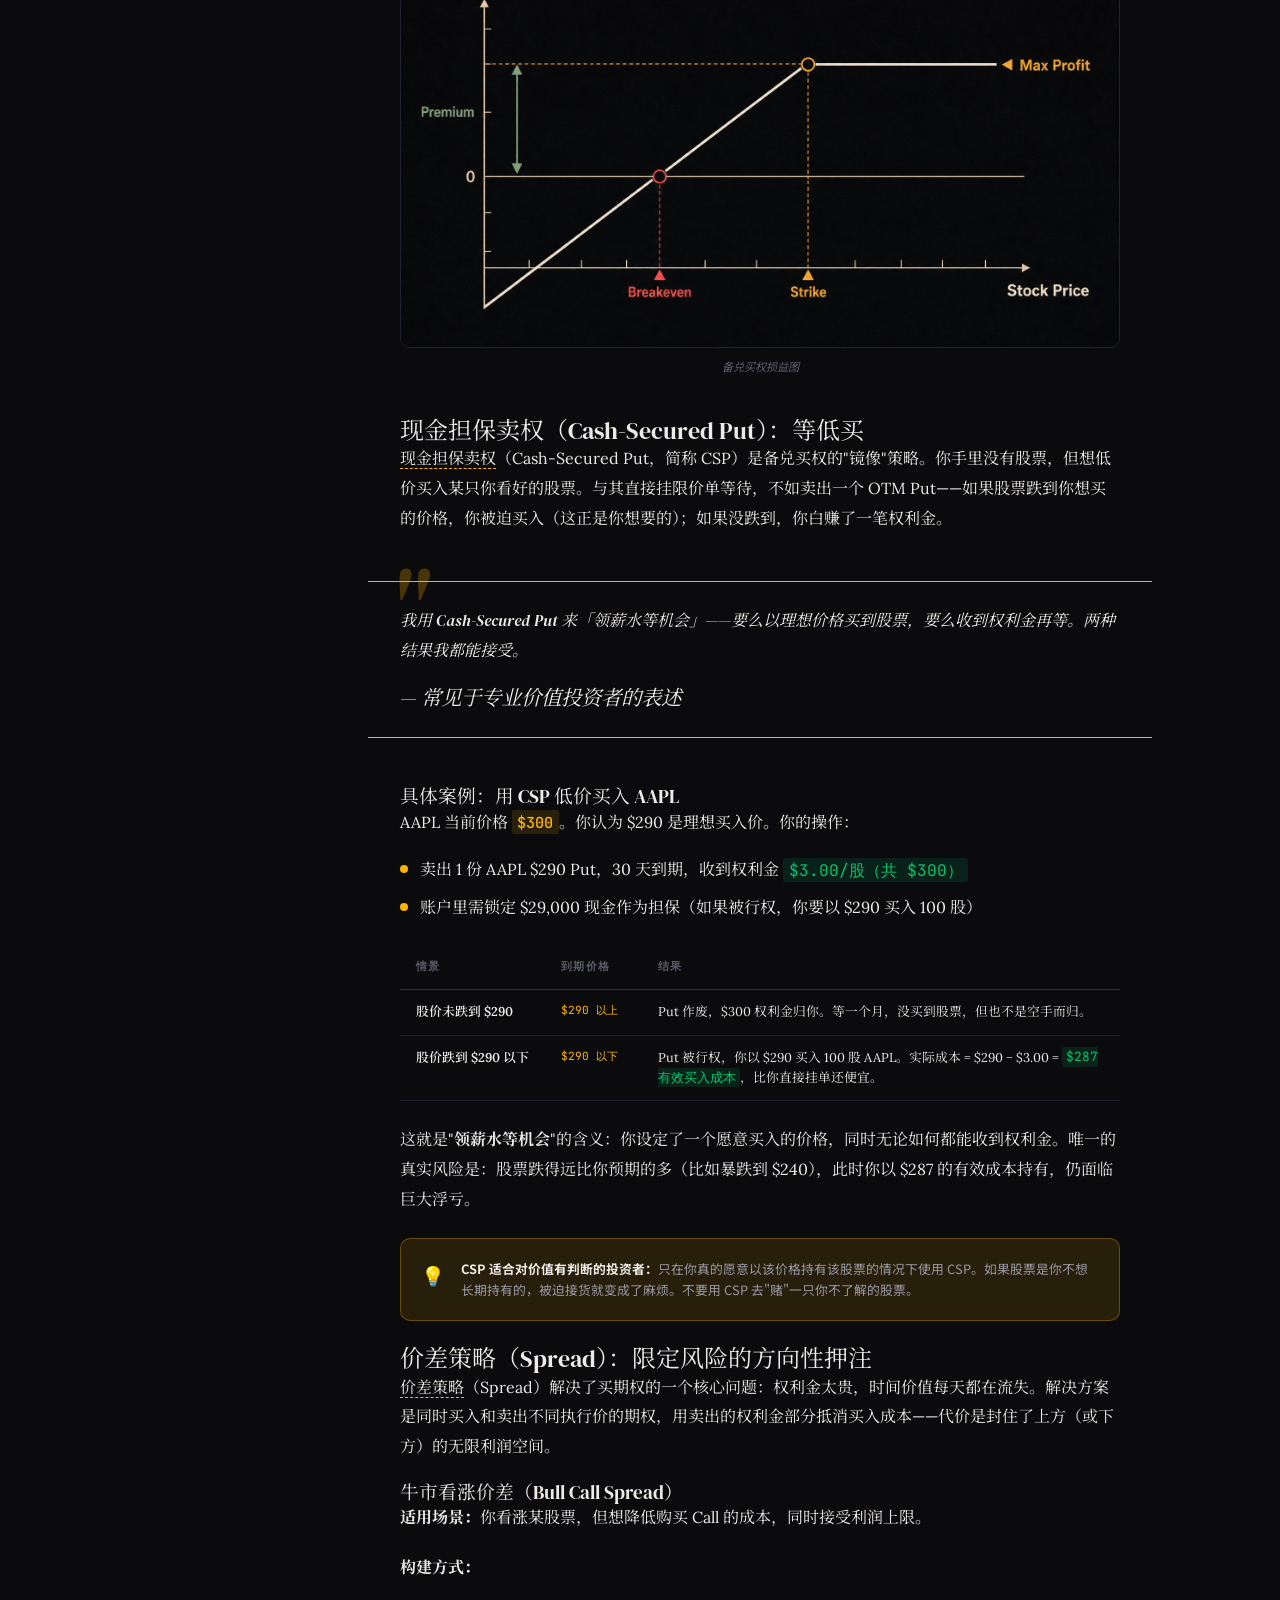
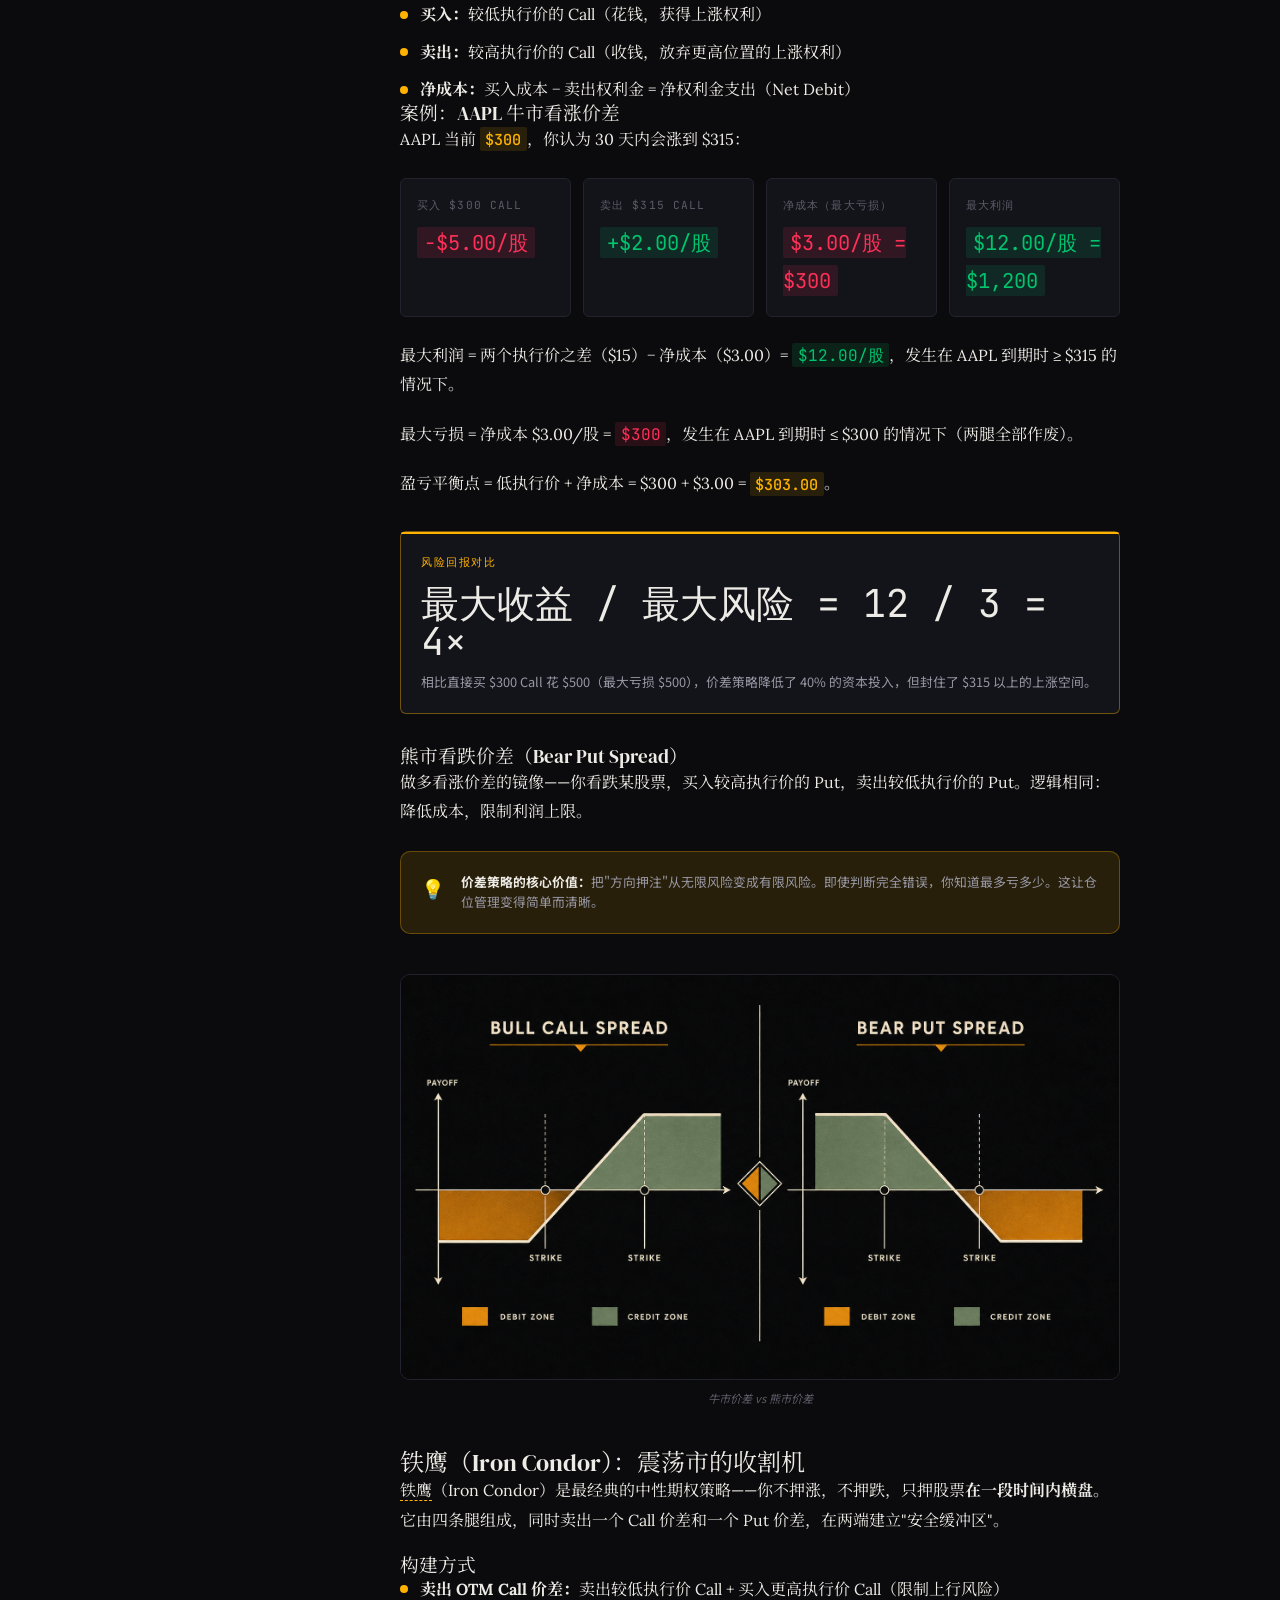
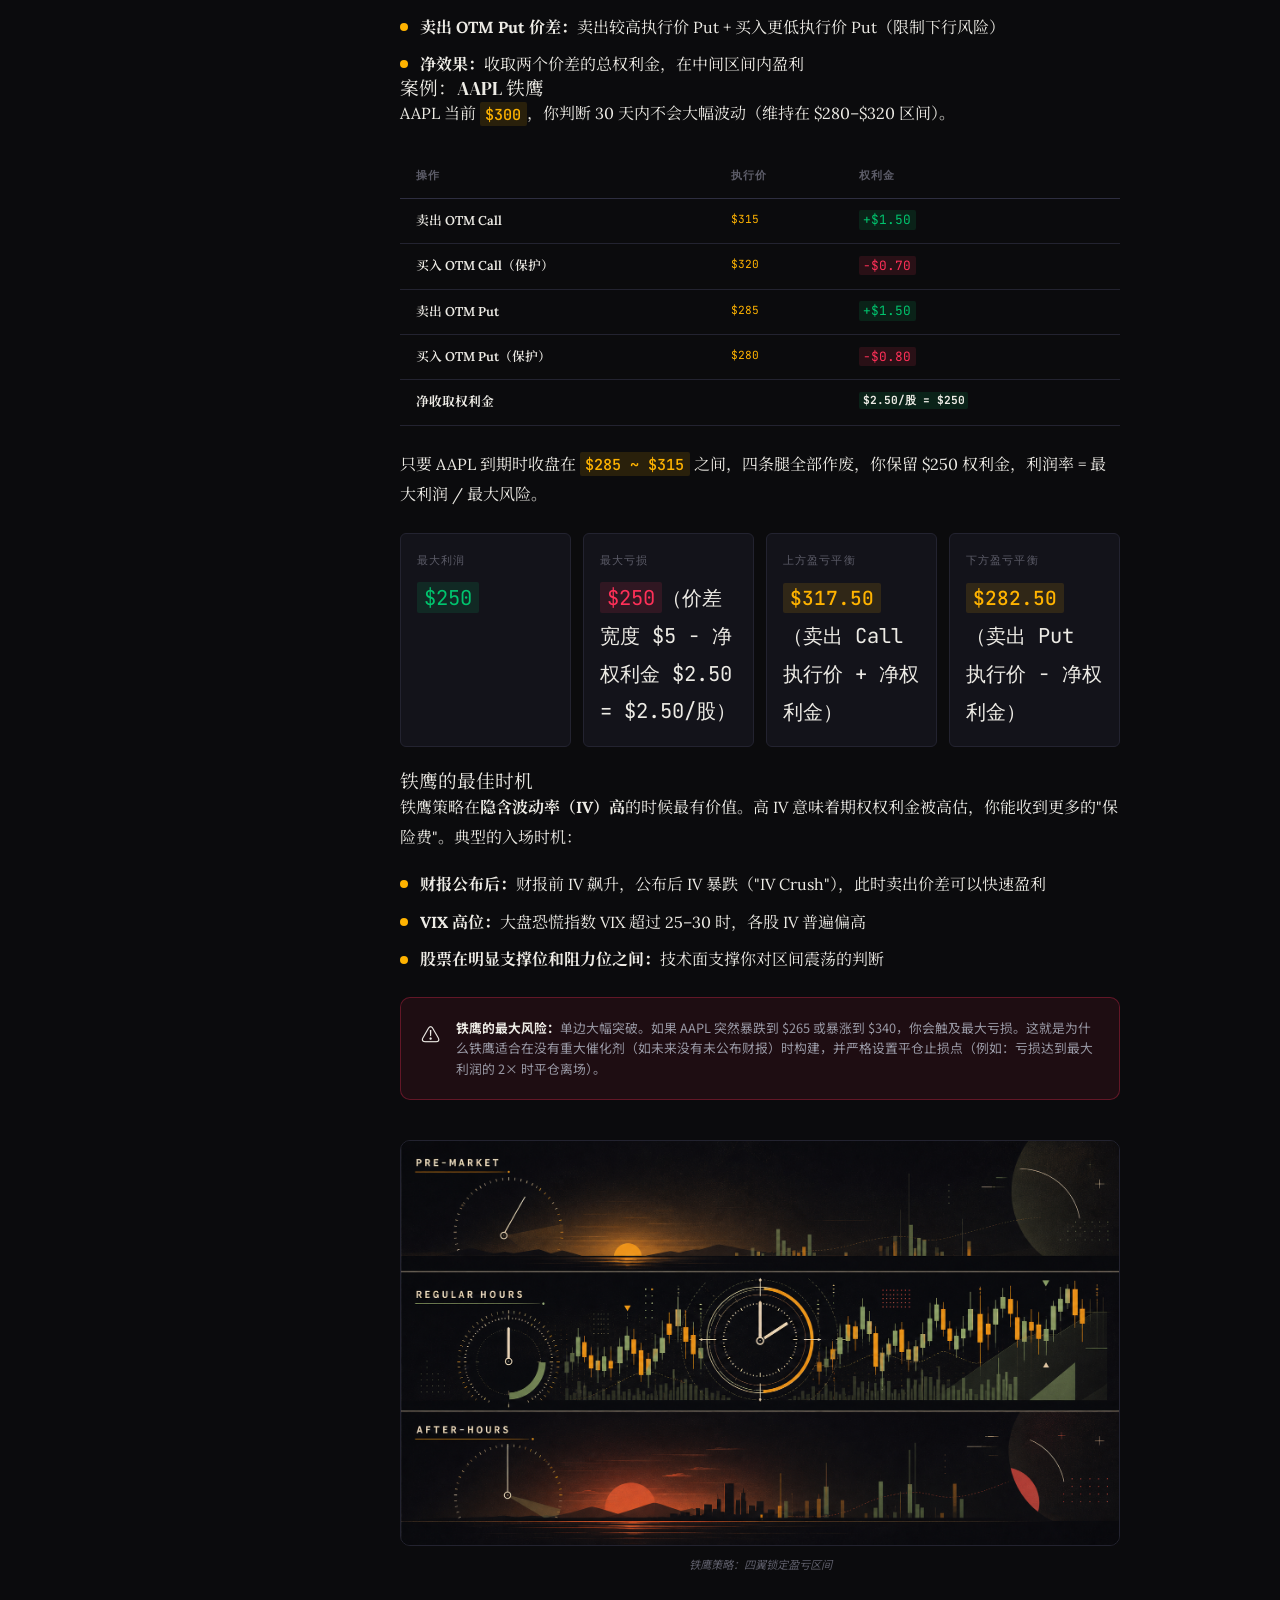
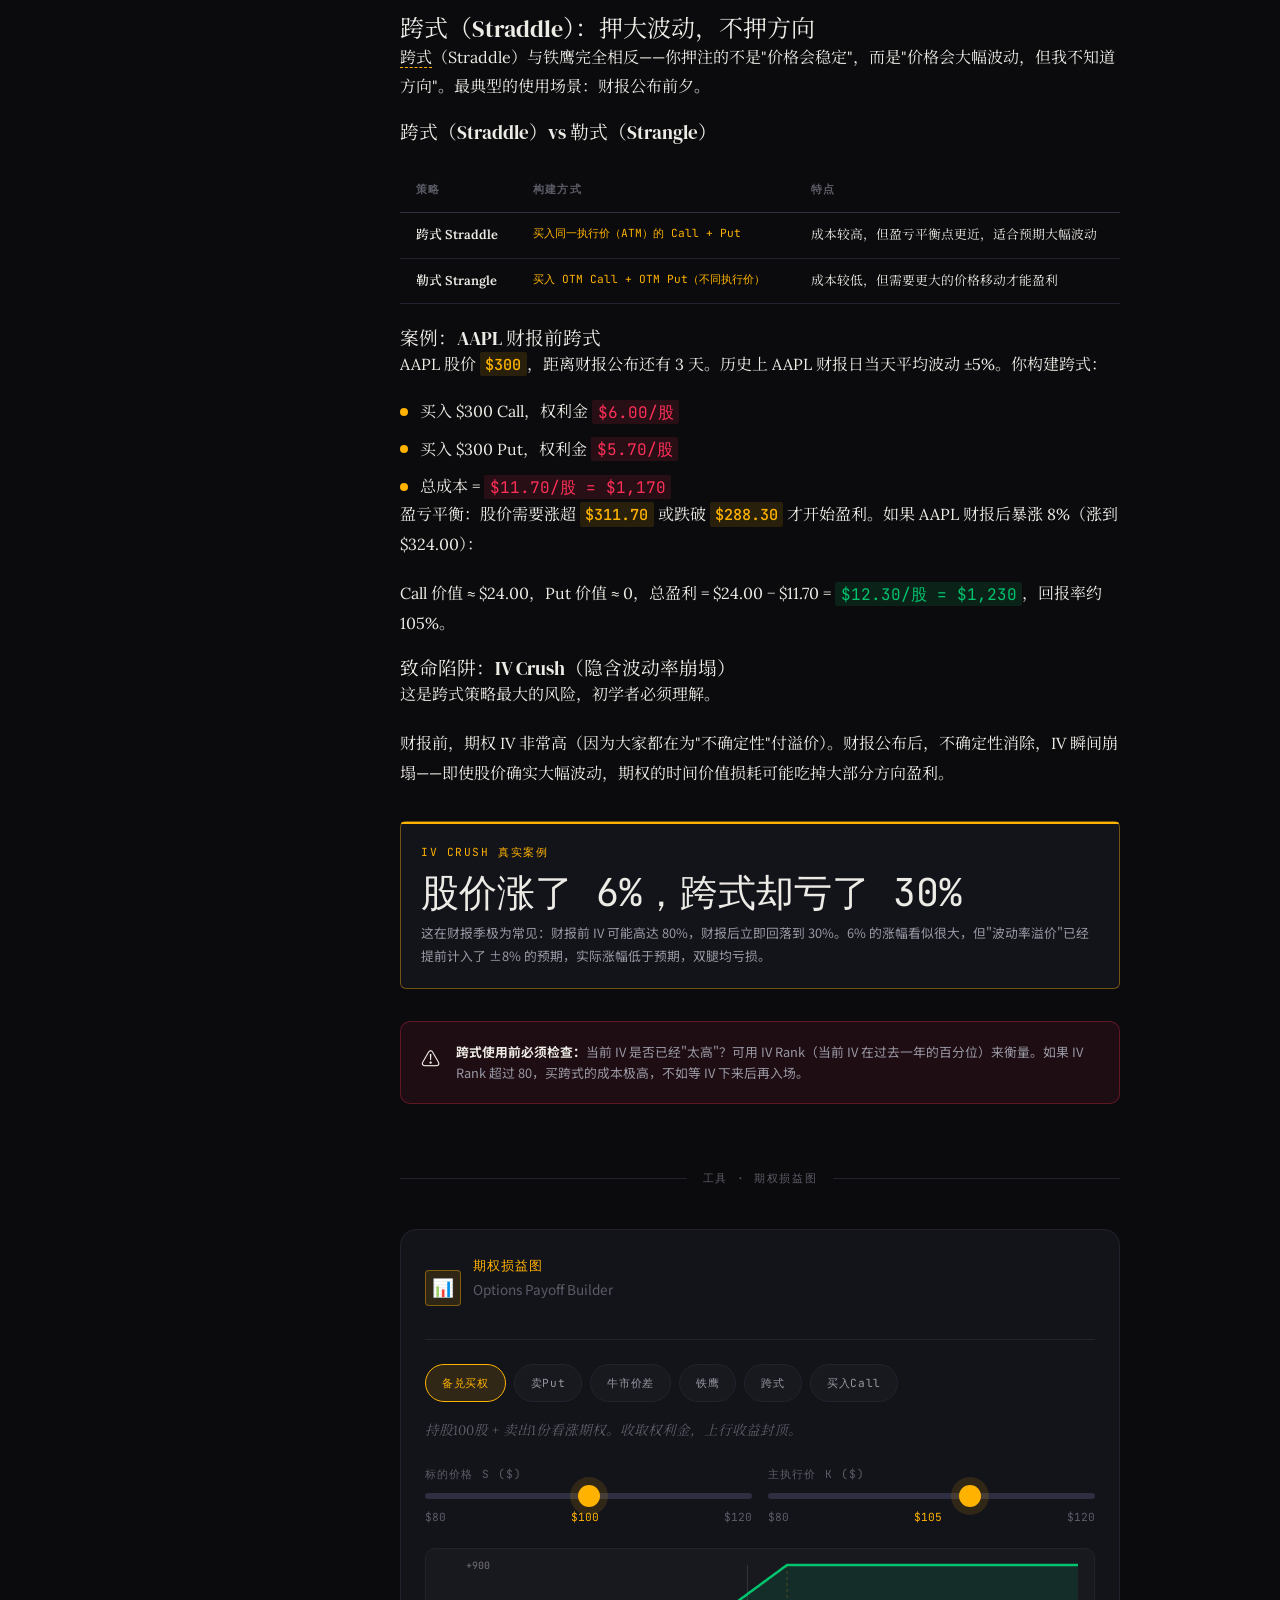
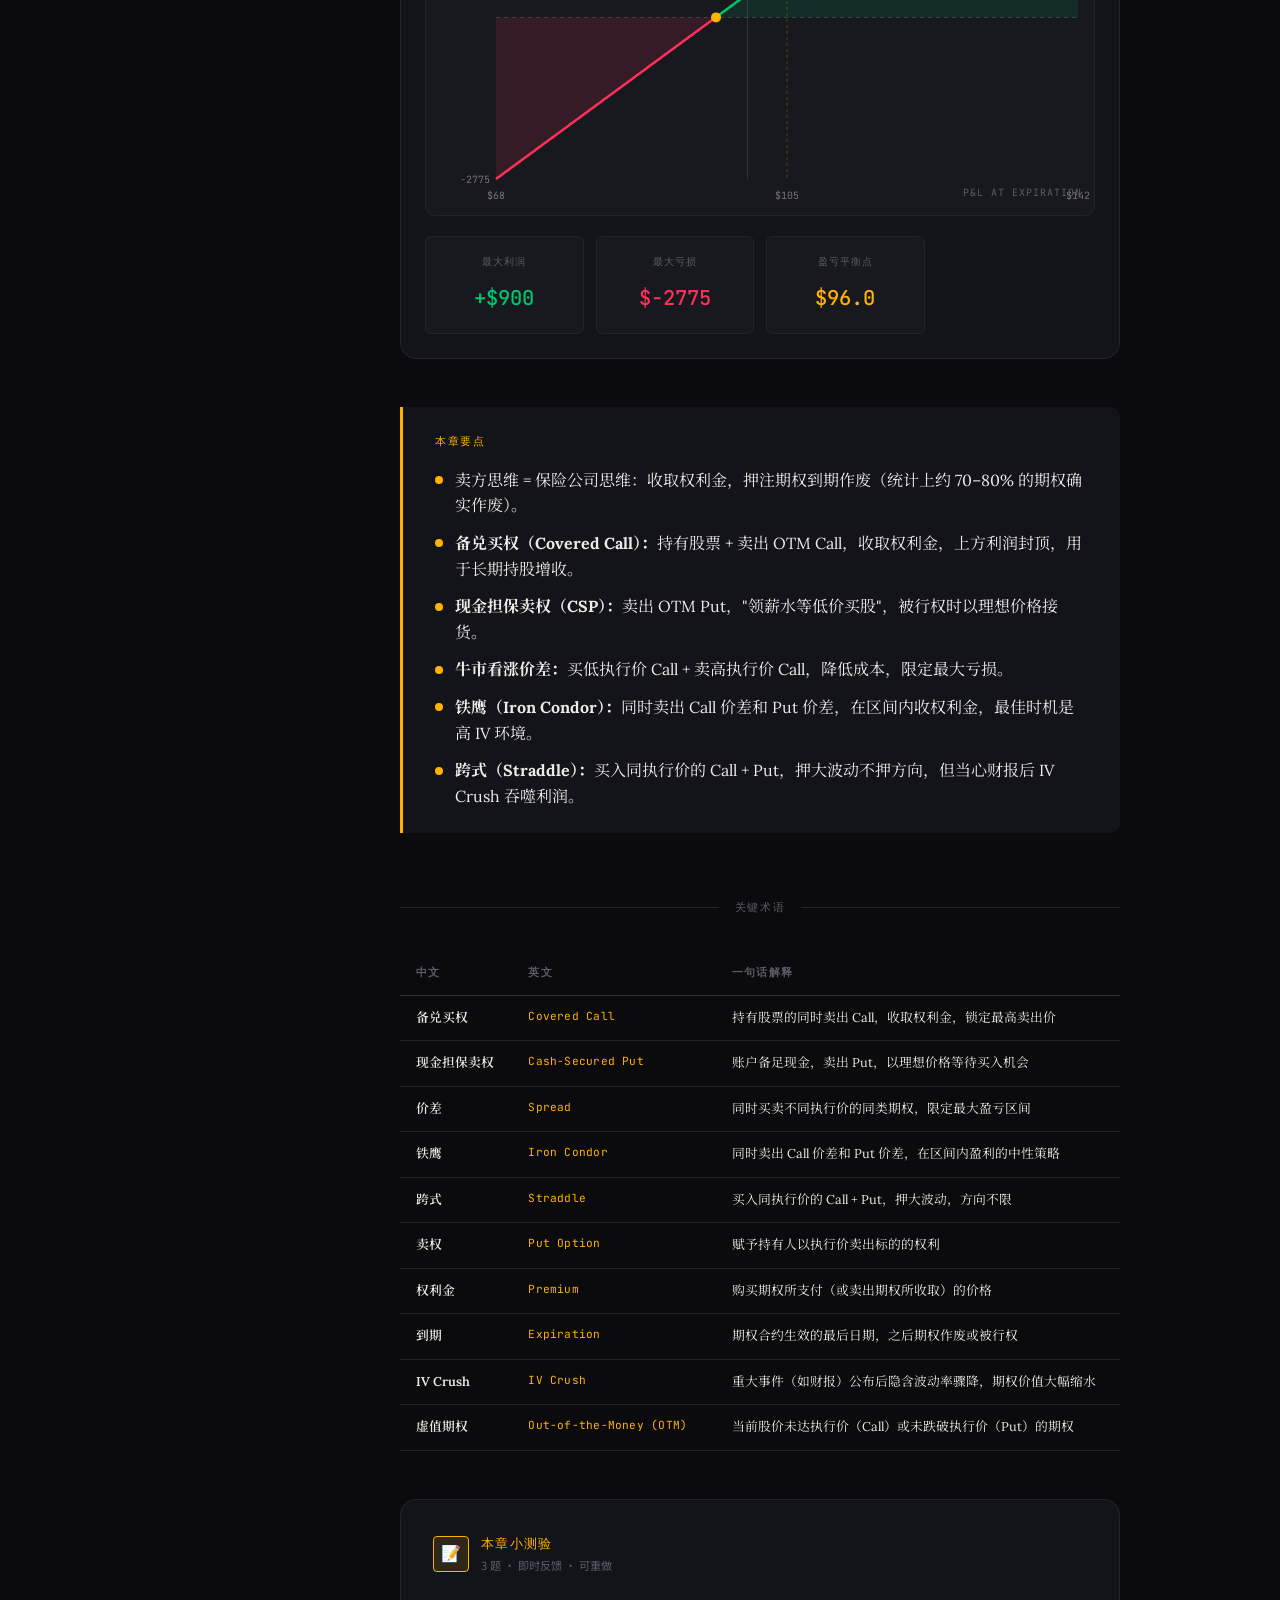
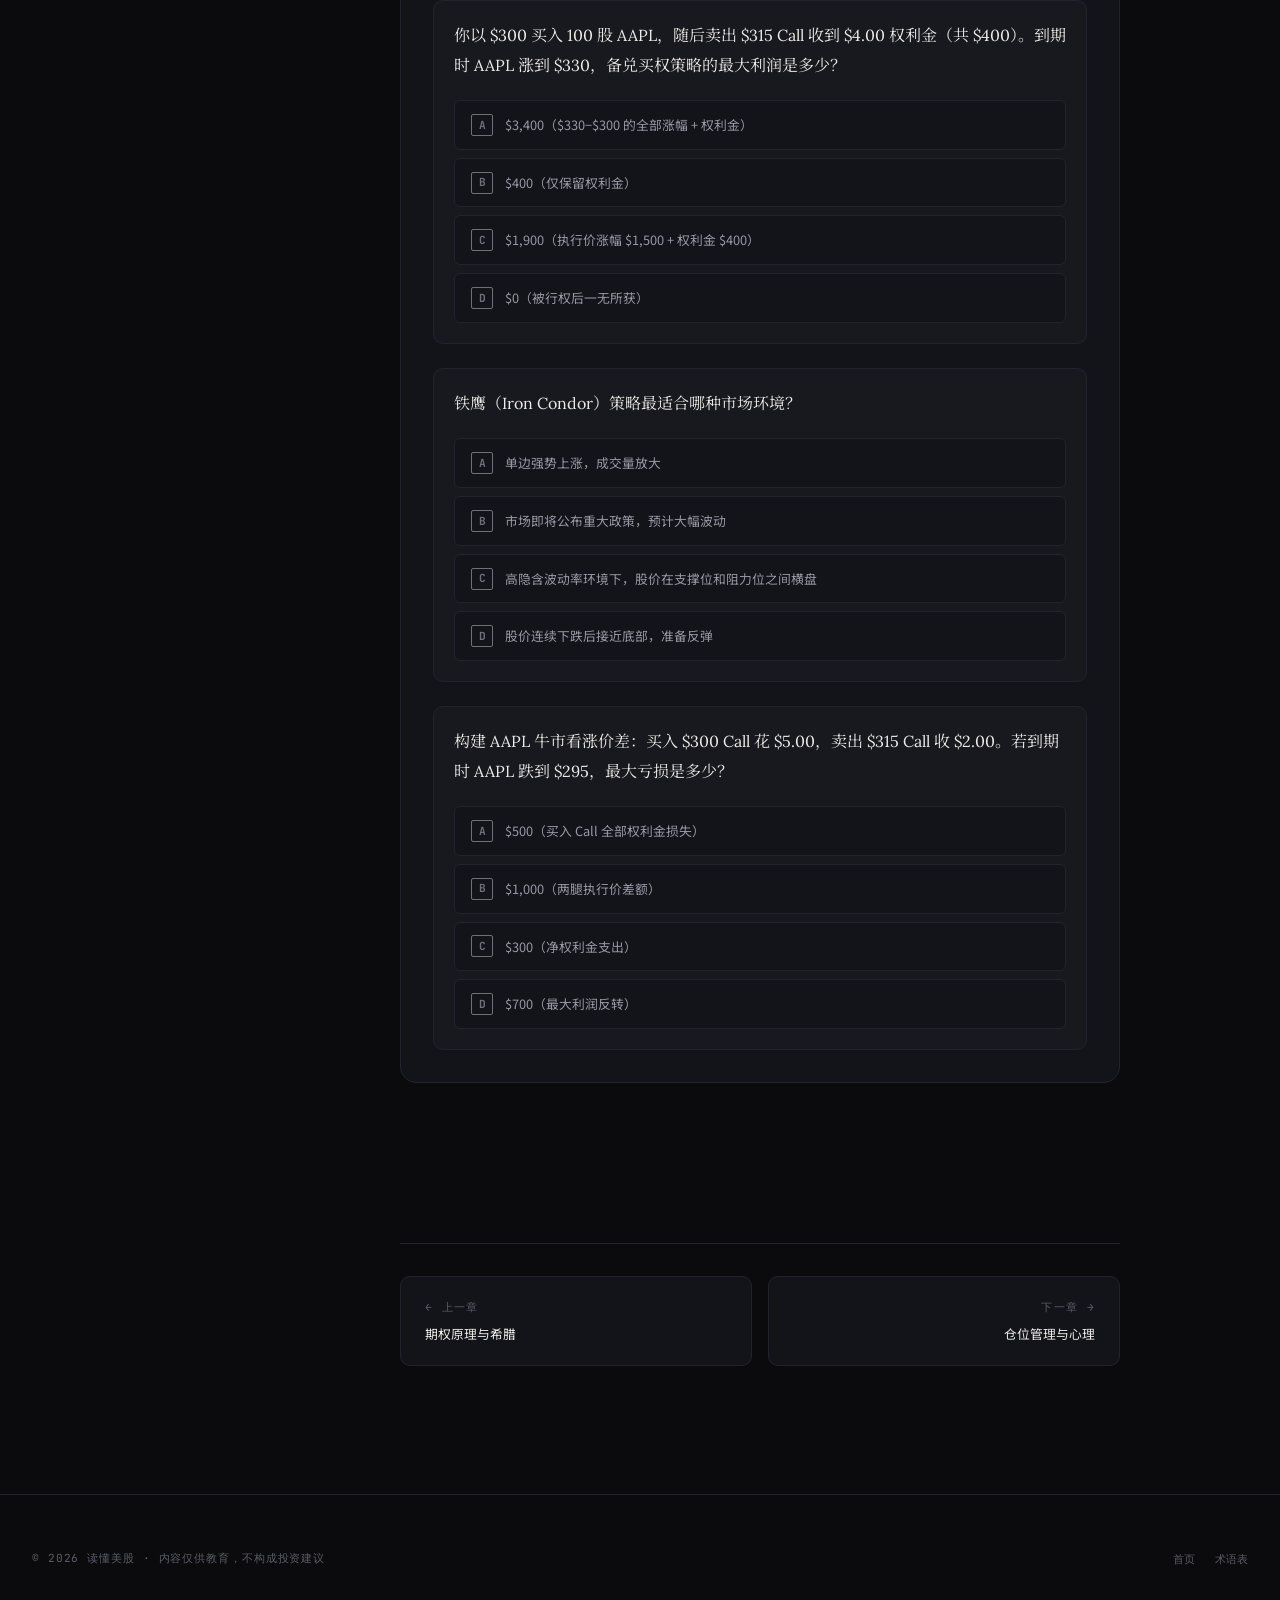
<file: chapters/08-options-strategies.html>
<!DOCTYPE html>
<html lang="zh-CN">
<head>
  <meta charset="UTF-8">
  <meta name="viewport" content="width=device-width, initial-scale=1.0">
  <meta name="description" content="期权策略实战：备兑买权、现金担保卖权、牛市价差、铁鹰、跨式——从卖方思维出发，用真实数字讲透六大核心策略。">
  <meta name="base-url" content="../">
  <title>第 08 章：期权策略实战 · 读懂美股</title>  <meta property="og:title" content="第 08 章：期权策略实战 · 读懂美股">  <meta property="og:description" content="美股从入门到期权的完整中文教程，通俗易懂，含8个互动工具。">  <meta property="og:type" content="article">  <meta property="og:image" content="../assets/images/ch08-hero.png">  <meta name="twitter:card" content="summary_large_image">  <link rel="icon" type="image/svg+xml" href="../assets/images/favicon.svg">
  <link rel="preconnect" href="https://fonts.googleapis.com">
  <link rel="preconnect" href="https://fonts.gstatic.com" crossorigin>
  <link href="https://fonts.googleapis.com/css2?family=DM+Serif+Display:ital@0;1&family=Lora:ital,wght@0,400;0,600;0,700;1,400&family=JetBrains+Mono:wght@400;500&family=Noto+Serif+SC:wght@400;600&family=Noto+Sans+SC:wght@400;500&display=swap" rel="stylesheet">
  <script>(function(){var t=localStorage.getItem('usstock-theme')||'dark';document.documentElement.setAttribute('data-theme',t==='paper'?'paper':'');})();</script>
  <link rel="stylesheet" href="../assets/css/reset.css">
  <link rel="stylesheet" href="../assets/css/tokens.css">
  <link rel="stylesheet" href="../assets/css/typography.css">
  <link rel="stylesheet" href="../assets/css/layout.css">
  <link rel="stylesheet" href="../assets/css/components.css">
  <link rel="stylesheet" href="../assets/css/tools.css">
  <link rel="stylesheet" href="../assets/css/animations.css">
</head>
<body>

<div class="reading-progress"></div>

<!-- ── Nav ── -->
<header class="site-nav">
  <div class="nav-inner">
    <a href="../index.html" class="nav-logo">
      <span class="nav-logo-mark">US</span>
      读懂美股
    </a>
    <nav>
      <ul class="nav-links">
        <li><a href="../index.html">首页</a></li>
        <li><a href="08-options-strategies.html" class="active">第 08 章</a></li>
        <li><a href="../glossary.html">术语表</a></li>
      </ul>
    </nav>
    <div class="nav-actions">
      <button class="mobile-menu-btn" aria-label="打开目录" aria-expanded="false">
        <svg viewBox="0 0 20 20" fill="none" stroke="currentColor" stroke-width="1.8" width="18" height="18"><line x1="3" y1="5" x2="17" y2="5"/><line x1="3" y1="10" x2="17" y2="10"/><line x1="3" y1="15" x2="17" y2="15"/></svg>
      </button>
      <button class="theme-toggle" aria-label="切换主题">
        <svg viewBox="0 0 24 24" fill="none" stroke="currentColor" stroke-width="1.8" width="16" height="16"><circle cx="12" cy="12" r="5"/><line x1="12" y1="1" x2="12" y2="3"/><line x1="12" y1="21" x2="12" y2="23"/><line x1="4.22" y1="4.22" x2="5.64" y2="5.64"/><line x1="18.36" y1="18.36" x2="19.78" y2="19.78"/><line x1="1" y1="12" x2="3" y2="12"/><line x1="21" y1="12" x2="23" y2="12"/><line x1="4.22" y1="19.78" x2="5.64" y2="18.36"/><line x1="18.36" y1="5.64" x2="19.78" y2="4.22"/></svg>
      </button>
    </div>
  </div>
</header>

<!-- ── Chapter Layout ── -->
<div class="chapter-layout">

  <!-- Sidebar -->
  <aside class="chapter-sidebar">
    <p class="sidebar-nav-label">所有章节</p>
    <ul class="sidebar-chapter-list">
      <li><a href="01-getting-started.html"><span class="sidebar-chapter-num">01</span>开户与市场入门<span class="sidebar-progress-dot"></span></a></li>
      <li><a href="02-market-structure.html"><span class="sidebar-chapter-num">02</span>指数与市场结构<span class="sidebar-progress-dot"></span></a></li>
      <li><a href="03-valuation.html"><span class="sidebar-chapter-num">03</span>估值指标<span class="sidebar-progress-dot"></span></a></li>
      <li><a href="04-financials.html"><span class="sidebar-chapter-num">04</span>财报三表拆解<span class="sidebar-progress-dot"></span></a></li>
      <li><a href="05-technical.html"><span class="sidebar-chapter-num">05</span>K线与技术分析<span class="sidebar-progress-dot"></span></a></li>
      <li><a href="06-sectors-macro.html"><span class="sidebar-chapter-num">06</span>板块轮动与宏观<span class="sidebar-progress-dot"></span></a></li>
      <li><a href="07-options-basics.html"><span class="sidebar-chapter-num">07</span>期权原理与希腊<span class="sidebar-progress-dot"></span></a></li>
      <li><a href="08-options-strategies.html" class="active"><span class="sidebar-chapter-num">08</span>期权策略实战<span class="sidebar-progress-dot"></span></a></li>
      <li><a href="09-risk-psychology.html"><span class="sidebar-chapter-num">09</span>风控与心理<span class="sidebar-progress-dot"></span></a></li>
      <li><a href="10-case-studies.html"><span class="sidebar-chapter-num">10</span>三个案例复盘<span class="sidebar-progress-dot"></span></a></li>
    </ul>
  </aside>

  <!-- Main Content -->
  <main class="chapter-content">

    <!-- Hero -->
    <div class="chapter-hero">
      <img src="../assets/images/ch08-hero.png" alt="" loading="lazy" class="ken-burns" onerror="this.style.display='none'">
    <div class="chapter-hero-placeholder">
        <div class="chapter-hero-overlay">
          <span class="chapter-kicker">Chapter 08 · Options Strategies</span>
          <h1 class="hero-title">期权策略实战</h1>
        </div>
      </div>
    </div>

    <article class="prose">

      <!-- Lead -->
      <p class="lead">大多数人觉得期权等于赌博。但华尔街最赚钱的期权玩家，往往是卖期权的那一方——他们的思维更像保险公司，而不是赌徒。理解这一点，才是真正进入期权策略世界的钥匙。</p>

      <!-- ── Section 1 ── -->
      <h2 id="s1">策略不是投机——保险公司的思维</h2>

      <p>上一章我们讲了期权的基本原理：Call 给你买入权，Put 给你卖出权，买方付权利金，卖方收权利金。现在，我们要换一个视角来理解整个期权市场。</p>

      <p>问你一个问题：每年保险公司到底赚不赚钱？</p>

      <p>答案是：长期稳定地赚。原因很简单——他们收取大量小额保费，偶尔赔付一次大额理赔，但统计上总保费收入远超赔付支出。他们不需要猜测哪一天会发生车祸，他们只需要对赔付概率定价合理就行。</p>

      <p><strong>期权卖方的逻辑与此完全相同。</strong>当你卖出一份期权，你就是那家保险公司：买方付给你权利金，你承担义务。如果期权到期作废（买方白付了保费），权利金就是你的纯利润。</p>

      <div class="data-card">
        <div class="data-card-label">期权市场统计</div>
        <div class="data-card-value">约 70–80% 的期权到期时一文不值</div>
        <div class="data-card-sub">芝加哥期权交易所（CBOE）历史数据显示，大多数持有至到期的期权合约最终作废。这意味着卖方在大多数交易中都能保留权利金。</div>
      </div>

      <p>当然，卖期权不是没有风险——一旦行情剧烈反转，亏损可能很大（裸卖Call理论上亏损无限）。所以专业卖方策略的核心是：<strong>用其他腿来限制风险</strong>。这就是本章要讲的"组合策略"。</p>

      <div class="pull-quote">
        <p>买期权是买彩票，卖期权是开彩票店。</p>
        <cite>— 华尔街期权交易员常言</cite>
      </div>

      <p>以下六种策略，是散户和专业投资者使用频率最高的。它们从保守到激进，从方向性押注到中性收益，覆盖了不同市场环境下的需求。</p>

      <!-- ── Section 2 ── -->
      <figure class="chapter-figure reveal">
        <img src="../assets/images/ch08-inline-4.png" alt="卖期权 = 充当保险公司" loading="lazy" onerror="this.style.display='none'">
        <figcaption>卖期权 = 充当保险公司</figcaption>
      </figure>

      <h2 id="s2">备兑买权（Covered Call）：让股票「打工」</h2>

      <p><span data-term="备兑买权">备兑买权</span>（Covered Call）是最适合长期持股者的期权策略，也是入门卖方策略的最佳起点。逻辑简单：你已经持有股票，在此基础上卖出一个<strong>虚值 Call</strong>（Out-of-the-Money Call），收取权利金作为额外收入。</p>

      <h3>构建方式</h3>

      <ul class="key-points">
        <li><strong>腿一：</strong>持有 100 股（或其倍数）标的股票</li>
        <li><strong>腿二：</strong>卖出 1 份同等数量的 OTM Call 期权</li>
        <li><strong>净效果：</strong>立即收到权利金，对应卖出了一份"股价上涨潜力"</li>
      </ul>

      <h3>具体案例：AAPL 备兑买权</h3>

      <p>假设你持有 100 股苹果（AAPL），当前股价 <span class="data-num">$300</span>。你判断未来 30 天 AAPL 不会大幅上涨，于是：</p>

      <div class="stat-grid">
        <div class="stat-item">
          <div class="stat-label">你的操作</div>
          <div class="stat-value" style="font-size: var(--ts-sm); font-family: var(--font-sans); color: var(--ink-secondary);">卖出 1 份 AAPL $315 Call，30 天后到期，收到权利金 $4.00/股</div>
        </div>
        <div class="stat-item">
          <div class="stat-label">立即到账</div>
          <div class="stat-value"><span class="data-up">+$400</span></div>
        </div>
        <div class="stat-item">
          <div class="stat-label">执行价 (Strike)</div>
          <div class="stat-value"><span class="data-num">$315</span></div>
        </div>
        <div class="stat-item">
          <div class="stat-label">相当于年化收益率</div>
          <div class="stat-value"><span class="data-up">~16%</span></div>
        </div>
      </div>

      <h3>三种到期情景</h3>

      <table class="glossary-table">
        <thead>
          <tr><th>情景</th><th>AAPL 到期价格</th><th>你的结果</th></tr>
        </thead>
        <tbody>
          <tr>
            <td>股价未涨过执行价</td>
            <td>$300 或以下（含跌破）</td>
            <td>Call 到期作废，$400 权利金 100% 归你，股票继续持有。<strong>但若股票下跌，股票亏损由权利金部分对冲。</strong></td>
          </tr>
          <tr>
            <td>股价涨到执行价附近</td>
            <td>$305 ~ $315</td>
            <td>Call 仍作废（未超过 $315），你保留 $400 权利金，同时股票获得 $500–$1,500 浮盈。</td>
          </tr>
          <tr>
            <td>股价涨过执行价</td>
            <td>$320 或以上</td>
            <td>Call 被行权，你必须以 $315 卖出 100 股。总收益 = $(315–300)×100 + $400 = <span class="data-up">$1,900</span>。上涨超过 $315 的部分利润被买方赚走。</td>
          </tr>
        </tbody>
      </table>

      <div class="callout callout-tip">
        <span class="callout-icon">💡</span>
        <div class="callout-body"><strong>最大利润锁定在：</strong>执行价与买入成本之差 + 权利金。本例中：$(315−300)×100 + $400 = $1,900。无论 AAPL 涨到 $350 还是 $400，你的最大利润都是 $1,900——你放弃了上方无限的涨幅，换取了权利金。</div>
      </div>

      <h3>适合谁？</h3>

      <p>备兑买权最适合以下情况：你是 AAPL 的长期持有者，认为未来一个月不会大幅上涨；你想在震荡或缓涨市场中持续产生现金流；你不介意股票在强烈上涨时被"强制卖出"（因为你无论如何都是盈利的）。</p>

      <div class="callout callout-warning">
        <span class="callout-icon">⚠️</span>
        <div class="callout-body"><strong>注意：</strong>备兑买权的对冲效果有限。如果股票大幅下跌（比如 AAPL 从 $300 跌到 $240），你收到的 $400 权利金远不足以弥补 $6,000 的股票亏损。该策略的主要风险是你持有股票本身，而不是卖出 Call 这个动作。</div>
      </div>

      <!-- ── Section 3 ── -->
      <figure class="chapter-figure reveal">
        <img src="../assets/images/ch08-inline-1.png" alt="备兑买权损益图" loading="lazy" onerror="this.style.display='none'">
        <figcaption>备兑买权损益图</figcaption>
      </figure>

      <h2 id="s3">现金担保卖权（Cash-Secured Put）：等低买</h2>

      <p><span data-term="卖权">现金担保卖权</span>（Cash-Secured Put，简称 CSP）是备兑买权的"镜像"策略。你手里没有股票，但想低价买入某只你看好的股票。与其直接挂限价单等待，不如卖出一个 OTM Put——如果股票跌到你想买的价格，你被迫买入（这正是你想要的）；如果没跌到，你白赚了一笔权利金。</p>

      <div class="pull-quote">
        <p>我用 Cash-Secured Put 来「领薪水等机会」——要么以理想价格买到股票，要么收到权利金再等。两种结果我都能接受。</p>
        <cite>— 常见于专业价值投资者的表述</cite>
      </div>

      <h3>具体案例：用 CSP 低价买入 AAPL</h3>

      <p>AAPL 当前价格 <span class="data-num">$300</span>。你认为 $290 是理想买入价。你的操作：</p>

      <ul class="key-points">
        <li>卖出 1 份 AAPL $290 Put，30 天到期，收到权利金 <span class="data-up">$3.00/股（共 $300）</span></li>
        <li>账户里需锁定 $29,000 现金作为担保（如果被行权，你要以 $290 买入 100 股）</li>
      </ul>

      <table class="glossary-table">
        <thead>
          <tr><th>情景</th><th>到期价格</th><th>结果</th></tr>
        </thead>
        <tbody>
          <tr>
            <td>股价未跌到 $290</td>
            <td>$290 以上</td>
            <td>Put 作废，$300 权利金归你。等一个月，没买到股票，但也不是空手而归。</td>
          </tr>
          <tr>
            <td>股价跌到 $290 以下</td>
            <td>$290 以下</td>
            <td>Put 被行权，你以 $290 买入 100 股 AAPL。实际成本 = $290 − $3.00 = <span class="data-up">$287 有效买入成本</span>，比你直接挂单还便宜。</td>
          </tr>
        </tbody>
      </table>

      <p>这就是"<strong>领薪水等机会</strong>"的含义：你设定了一个愿意买入的价格，同时无论如何都能收到权利金。唯一的真实风险是：股票跌得远比你预期的多（比如暴跌到 $240），此时你以 $287 的有效成本持有，仍面临巨大浮亏。</p>

      <div class="callout callout-tip">
        <span class="callout-icon">💡</span>
        <div class="callout-body"><strong>CSP 适合对价值有判断的投资者：</strong>只在你真的愿意以该价格持有该股票的情况下使用 CSP。如果股票是你不想长期持有的，被迫接货就变成了麻烦。不要用 CSP 去"赌"一只你不了解的股票。</div>
      </div>

      <!-- ── Section 4 ── -->
      <h2 id="s4">价差策略（Spread）：限定风险的方向性押注</h2>

      <p><span data-term="价差">价差策略</span>（Spread）解决了买期权的一个核心问题：权利金太贵，时间价值每天都在流失。解决方案是同时买入和卖出不同执行价的期权，用卖出的权利金部分抵消买入成本——代价是封住了上方（或下方）的无限利润空间。</p>

      <h3>牛市看涨价差（Bull Call Spread）</h3>

      <p><strong>适用场景：</strong>你看涨某股票，但想降低购买 Call 的成本，同时接受利润上限。</p>

      <p><strong>构建方式：</strong></p>
      <ul class="key-points">
        <li><strong>买入：</strong>较低执行价的 Call（花钱，获得上涨权利）</li>
        <li><strong>卖出：</strong>较高执行价的 Call（收钱，放弃更高位置的上涨权利）</li>
        <li><strong>净成本：</strong>买入成本 − 卖出权利金 = 净权利金支出（Net Debit）</li>
      </ul>

      <h3>案例：AAPL 牛市看涨价差</h3>

      <p>AAPL 当前 <span class="data-num">$300</span>，你认为 30 天内会涨到 $315：</p>

      <div class="stat-grid">
        <div class="stat-item">
          <div class="stat-label">买入 $300 Call</div>
          <div class="stat-value"><span class="data-down">−$5.00/股</span></div>
        </div>
        <div class="stat-item">
          <div class="stat-label">卖出 $315 Call</div>
          <div class="stat-value"><span class="data-up">+$2.00/股</span></div>
        </div>
        <div class="stat-item">
          <div class="stat-label">净成本（最大亏损）</div>
          <div class="stat-value"><span class="data-down">$3.00/股 = $300</span></div>
        </div>
        <div class="stat-item">
          <div class="stat-label">最大利润</div>
          <div class="stat-value"><span class="data-up">$12.00/股 = $1,200</span></div>
        </div>
      </div>

      <p>最大利润 = 两个执行价之差（$15）− 净成本（$3.00）= <span class="data-up">$12.00/股</span>，发生在 AAPL 到期时 ≥ $315 的情况下。</p>
      <p>最大亏损 = 净成本 $3.00/股 = <span class="data-down">$300</span>，发生在 AAPL 到期时 ≤ $300 的情况下（两腿全部作废）。</p>
      <p>盈亏平衡点 = 低执行价 + 净成本 = $300 + $3.00 = <span class="data-num">$303.00</span>。</p>

      <div class="data-card">
        <div class="data-card-label">风险回报对比</div>
        <div class="data-card-value">最大收益 / 最大风险 = 12 / 3 = 4×</div>
        <div class="data-card-sub">相比直接买 $300 Call 花 $500（最大亏损 $500），价差策略降低了 40% 的资本投入，但封住了 $315 以上的上涨空间。</div>
      </div>

      <h3>熊市看跌价差（Bear Put Spread）</h3>

      <p>做多看涨价差的镜像——你看跌某股票，买入较高执行价的 Put，卖出较低执行价的 Put。逻辑相同：降低成本，限制利润上限。</p>

      <div class="callout callout-tip">
        <span class="callout-icon">💡</span>
        <div class="callout-body"><strong>价差策略的核心价值：</strong>把"方向押注"从无限风险变成有限风险。即使判断完全错误，你知道最多亏多少。这让仓位管理变得简单而清晰。</div>
      </div>

      <!-- ── Section 5 ── -->
      <figure class="chapter-figure reveal">
        <img src="../assets/images/ch08-inline-2.png" alt="牛市价差 vs 熊市价差" loading="lazy" onerror="this.style.display='none'">
        <figcaption>牛市价差 vs 熊市价差</figcaption>
      </figure>

      <h2 id="s5">铁鹰（Iron Condor）：震荡市的收割机</h2>

      <p><span data-term="铁鹰">铁鹰</span>（Iron Condor）是最经典的中性期权策略——你不押涨，不押跌，只押股票<strong>在一段时间内横盘</strong>。它由四条腿组成，同时卖出一个 Call 价差和一个 Put 价差，在两端建立"安全缓冲区"。</p>

      <h3>构建方式</h3>

      <ul class="key-points">
        <li><strong>卖出 OTM Call 价差：</strong>卖出较低执行价 Call + 买入更高执行价 Call（限制上行风险）</li>
        <li><strong>卖出 OTM Put 价差：</strong>卖出较高执行价 Put + 买入更低执行价 Put（限制下行风险）</li>
        <li><strong>净效果：</strong>收取两个价差的总权利金，在中间区间内盈利</li>
      </ul>

      <h3>案例：AAPL 铁鹰</h3>

      <p>AAPL 当前 <span class="data-num">$300</span>，你判断 30 天内不会大幅波动（维持在 $280–$320 区间）。</p>

      <table class="glossary-table">
        <thead>
          <tr><th>操作</th><th>执行价</th><th>权利金</th></tr>
        </thead>
        <tbody>
          <tr><td>卖出 OTM Call</td><td>$315</td><td><span class="data-up">+$1.50</span></td></tr>
          <tr><td>买入 OTM Call（保护）</td><td>$320</td><td><span class="data-down">−$0.70</span></td></tr>
          <tr><td>卖出 OTM Put</td><td>$285</td><td><span class="data-up">+$1.50</span></td></tr>
          <tr><td>买入 OTM Put（保护）</td><td>$280</td><td><span class="data-down">−$0.80</span></td></tr>
          <tr><td colspan="2"><strong>净收取权利金</strong></td><td><span class="data-up"><strong>$2.50/股 = $250</strong></span></td></tr>
        </tbody>
      </table>

      <p>只要 AAPL 到期时收盘在 <span class="data-num">$285 ~ $315</span> 之间，四条腿全部作废，你保留 $250 权利金，利润率 = 最大利润 / 最大风险。</p>

      <div class="stat-grid">
        <div class="stat-item">
          <div class="stat-label">最大利润</div>
          <div class="stat-value"><span class="data-up">$250</span></div>
        </div>
        <div class="stat-item">
          <div class="stat-label">最大亏损</div>
          <div class="stat-value"><span class="data-down">$250</span>（价差宽度 $5 − 净权利金 $2.50 = $2.50/股）</div>
        </div>
        <div class="stat-item">
          <div class="stat-label">上方盈亏平衡</div>
          <div class="stat-value"><span class="data-num">$317.50</span>（卖出 Call 执行价 + 净权利金）</div>
        </div>
        <div class="stat-item">
          <div class="stat-label">下方盈亏平衡</div>
          <div class="stat-value"><span class="data-num">$282.50</span>（卖出 Put 执行价 − 净权利金）</div>
        </div>
      </div>

      <h3>铁鹰的最佳时机</h3>

      <p>铁鹰策略在<strong>隐含波动率（IV）高</strong>的时候最有价值。高 IV 意味着期权权利金被高估，你能收到更多的"保险费"。典型的入场时机：</p>

      <ul class="key-points">
        <li><strong>财报公布后：</strong>财报前 IV 飙升，公布后 IV 暴跌（"IV Crush"），此时卖出价差可以快速盈利</li>
        <li><strong>VIX 高位：</strong>大盘恐慌指数 VIX 超过 25–30 时，各股 IV 普遍偏高</li>
        <li><strong>股票在明显支撑位和阻力位之间：</strong>技术面支撑你对区间震荡的判断</li>
      </ul>

      <div class="callout callout-warning">
        <span class="callout-icon">⚠️</span>
        <div class="callout-body"><strong>铁鹰的最大风险：</strong>单边大幅突破。如果 AAPL 突然暴跌到 $265 或暴涨到 $340，你会触及最大亏损。这就是为什么铁鹰适合在没有重大催化剂（如未来没有未公布财报）时构建，并严格设置平仓止损点（例如：亏损达到最大利润的 2× 时平仓离场）。</div>
      </div>

      <!-- ── Section 6 ── -->
      <figure class="chapter-figure reveal">
        <img src="../assets/images/ch08-inline-3.png" alt="铁鹰策略：四翼锁定盈亏区间" loading="lazy" onerror="this.style.display='none'">
        <figcaption>铁鹰策略：四翼锁定盈亏区间</figcaption>
      </figure>

      <h2 id="s6">跨式（Straddle）：押大波动，不押方向</h2>

      <p><span data-term="跨式">跨式</span>（Straddle）与铁鹰完全相反——你押注的不是"价格会稳定"，而是"价格会大幅波动，但我不知道方向"。最典型的使用场景：财报公布前夕。</p>

      <h3>跨式（Straddle）vs 勒式（Strangle）</h3>

      <table class="glossary-table">
        <thead>
          <tr><th>策略</th><th>构建方式</th><th>特点</th></tr>
        </thead>
        <tbody>
          <tr>
            <td>跨式 Straddle</td>
            <td>买入同一执行价（ATM）的 Call + Put</td>
            <td>成本较高，但盈亏平衡点更近，适合预期大幅波动</td>
          </tr>
          <tr>
            <td>勒式 Strangle</td>
            <td>买入 OTM Call + OTM Put（不同执行价）</td>
            <td>成本较低，但需要更大的价格移动才能盈利</td>
          </tr>
        </tbody>
      </table>

      <h3>案例：AAPL 财报前跨式</h3>

      <p>AAPL 股价 <span class="data-num">$300</span>，距离财报公布还有 3 天。历史上 AAPL 财报日当天平均波动 ±5%。你构建跨式：</p>

      <ul class="key-points">
        <li>买入 $300 Call，权利金 <span class="data-down">$6.00/股</span></li>
        <li>买入 $300 Put，权利金 <span class="data-down">$5.70/股</span></li>
        <li>总成本 = <span class="data-down">$11.70/股 = $1,170</span></li>
      </ul>

      <p>盈亏平衡：股价需要涨超 <span class="data-num">$311.70</span> 或跌破 <span class="data-num">$288.30</span> 才开始盈利。如果 AAPL 财报后暴涨 8%（涨到 $324.00）：</p>

      <p>Call 价值 ≈ $24.00，Put 价值 ≈ 0，总盈利 = $24.00 − $11.70 = <span class="data-up">$12.30/股 = $1,230</span>，回报率约 105%。</p>

      <h3>致命陷阱：IV Crush（隐含波动率崩塌）</h3>

      <p>这是跨式策略最大的风险，初学者必须理解。</p>

      <p>财报前，期权 IV 非常高（因为大家都在为"不确定性"付溢价）。财报公布后，不确定性消除，IV 瞬间崩塌——即使股价确实大幅波动，期权的时间价值损耗可能吃掉大部分方向盈利。</p>

      <div class="data-card">
        <div class="data-card-label">IV Crush 真实案例</div>
        <div class="data-card-value">股价涨了 6%，跨式却亏了 30%</div>
        <div class="data-card-sub">这在财报季极为常见：财报前 IV 可能高达 80%，财报后立即回落到 30%。6% 的涨幅看似很大，但"波动率溢价"已经提前计入了 ±8% 的预期，实际涨幅低于预期，双腿均亏损。</div>
      </div>

      <div class="callout callout-warning">
        <span class="callout-icon">⚠️</span>
        <div class="callout-body"><strong>跨式使用前必须检查：</strong>当前 IV 是否已经"太高"？可用 IV Rank（当前 IV 在过去一年的百分位）来衡量。如果 IV Rank 超过 80，买跨式的成本极高，不如等 IV 下来后再入场。</div>
      </div>

      <!-- ── Tool ── -->
      <div class="section-rule"><span>工具 · 期权损益图</span></div>

      <div class="tool-container" id="payoff-builder-tool">
        <div class="tool-header">
          <div class="tool-title-group">
            <div class="tool-icon">📊</div>
            <div>
              <div class="tool-name">期权损益图</div>
              <div class="tool-desc">Options Payoff Builder</div>
            </div>
          </div>
        </div>
        <div class="payoff-strategy-select" id="strategy-select">
          <button class="payoff-strategy-btn active" data-strategy="covered-call">备兑买权</button>
          <button class="payoff-strategy-btn" data-strategy="csp">卖Put</button>
          <button class="payoff-strategy-btn" data-strategy="bull-call">牛市价差</button>
          <button class="payoff-strategy-btn" data-strategy="iron-condor">铁鹰</button>
          <button class="payoff-strategy-btn" data-strategy="straddle">跨式</button>
          <button class="payoff-strategy-btn" data-strategy="long-call">买入Call</button>
        </div>
        <div class="tool-form-row">
          <div class="tool-field">
            <label class="tool-label">标的价格 S ($)</label>
            <input type="range" id="pb-stock" min="80" max="120" value="100" step="1">
            <div class="tool-slider-labels"><span>$80</span><span class="tool-slider-value" id="pb-stock-val">$100</span><span>$120</span></div>
          </div>
          <div class="tool-field">
            <label class="tool-label">主执行价 K ($)</label>
            <input type="range" id="pb-strike" min="80" max="120" value="105" step="1">
            <div class="tool-slider-labels"><span>$80</span><span class="tool-slider-value" id="pb-strike-val">$105</span><span>$120</span></div>
          </div>
        </div>
        <div class="tool-canvas-wrap">
          <canvas id="payoff-canvas" class="tool-canvas" width="800" height="320"></canvas>
          <div class="tool-canvas-label">P&amp;L AT EXPIRATION</div>
        </div>
        <div class="tool-result" id="payoff-result">
          <div class="tool-result-item"><div class="result-label">最大利润</div><div class="result-value positive" id="max-profit">—</div></div>
          <div class="tool-result-item"><div class="result-label">最大亏损</div><div class="result-value negative" id="max-loss">—</div></div>
          <div class="tool-result-item"><div class="result-label">盈亏平衡点</div><div class="result-value" id="breakeven">—</div></div>
        </div>
      </div>

      <!-- ── Key Takeaways ── -->
      <div class="section-key-points">
        <div class="key-points-header">本章要点</div>
        <ul class="key-points">
          <li>卖方思维 = 保险公司思维：收取权利金，押注期权到期作废（统计上约 70–80% 的期权确实作废）。</li>
          <li><strong>备兑买权（Covered Call）：</strong>持有股票 + 卖出 OTM Call，收取权利金，上方利润封顶，用于长期持股增收。</li>
          <li><strong>现金担保卖权（CSP）：</strong>卖出 OTM Put，"领薪水等低价买股"，被行权时以理想价格接货。</li>
          <li><strong>牛市看涨价差：</strong>买低执行价 Call + 卖高执行价 Call，降低成本，限定最大亏损。</li>
          <li><strong>铁鹰（Iron Condor）：</strong>同时卖出 Call 价差和 Put 价差，在区间内收权利金，最佳时机是高 IV 环境。</li>
          <li><strong>跨式（Straddle）：</strong>买入同执行价的 Call + Put，押大波动不押方向，但当心财报后 IV Crush 吞噬利润。</li>
        </ul>
      </div>

      <!-- ── Glossary ── -->
      <div class="section-rule"><span>关键术语</span></div>

      <table class="glossary-table">
        <thead><tr><th>中文</th><th>英文</th><th>一句话解释</th></tr></thead>
        <tbody>
          <tr><td>备兑买权</td><td class="en-term">Covered Call</td><td>持有股票的同时卖出 Call，收取权利金，锁定最高卖出价</td></tr>
          <tr><td>现金担保卖权</td><td class="en-term">Cash-Secured Put</td><td>账户备足现金，卖出 Put，以理想价格等待买入机会</td></tr>
          <tr><td>价差</td><td class="en-term">Spread</td><td>同时买卖不同执行价的同类期权，限定最大盈亏区间</td></tr>
          <tr><td>铁鹰</td><td class="en-term">Iron Condor</td><td>同时卖出 Call 价差和 Put 价差，在区间内盈利的中性策略</td></tr>
          <tr><td>跨式</td><td class="en-term">Straddle</td><td>买入同执行价的 Call + Put，押大波动，方向不限</td></tr>
          <tr><td>卖权</td><td class="en-term">Put Option</td><td>赋予持有人以执行价卖出标的的权利</td></tr>
          <tr><td>权利金</td><td class="en-term">Premium</td><td>购买期权所支付（或卖出期权所收取）的价格</td></tr>
          <tr><td>到期</td><td class="en-term">Expiration</td><td>期权合约生效的最后日期，之后期权作废或被行权</td></tr>
          <tr><td>IV Crush</td><td class="en-term">IV Crush</td><td>重大事件（如财报）公布后隐含波动率骤降，期权价值大幅缩水</td></tr>
          <tr><td>虚值期权</td><td class="en-term">Out-of-the-Money (OTM)</td><td>当前股价未达执行价（Call）或未跌破执行价（Put）的期权</td></tr>
        </tbody>
      </table>

      <!-- ── Quiz ── -->
      <div class="quiz-section" data-chapter="08">
        <div class="quiz-header">
          <div class="quiz-icon">📝</div>
          <div>
            <div class="quiz-title">本章小测验</div>
            <div class="quiz-subtitle">3 题 · 即时反馈 · 可重做</div>
          </div>
        </div>

        <div class="quiz-questions">

          <div class="quiz-question" data-correct="2" data-explain="备兑买权的最大利润 = (执行价 − 买入成本) × 100 + 权利金。本例：(315−300)×100 + 400 = $1,900。无论股价涨到多高，超过执行价的部分被买方赚走，卖方利润封顶。">
            <p class="quiz-q-text">你以 $300 买入 100 股 AAPL，随后卖出 $315 Call 收到 $4.00 权利金（共 $400）。到期时 AAPL 涨到 $330，备兑买权策略的最大利润是多少？</p>
            <div class="quiz-options">
              <div class="quiz-option"><span class="quiz-option-letter">A</span>$3,400（$330−$300 的全部涨幅 + 权利金）</div>
              <div class="quiz-option"><span class="quiz-option-letter">B</span>$400（仅保留权利金）</div>
              <div class="quiz-option"><span class="quiz-option-letter">C</span>$1,900（执行价涨幅 $1,500 + 权利金 $400）</div>
              <div class="quiz-option"><span class="quiz-option-letter">D</span>$0（被行权后一无所获）</div>
            </div>
            <div class="quiz-result"></div>
          </div>

          <div class="quiz-question" data-correct="2" data-explain="铁鹰是中性策略，在股价横盘震荡时盈利。高隐含波动率（High IV）意味着你能收到更高的权利金，但需要股价维持在区间内。大涨或大跌都会触及最大亏损。">
            <p class="quiz-q-text">铁鹰（Iron Condor）策略最适合哪种市场环境？</p>
            <div class="quiz-options">
              <div class="quiz-option"><span class="quiz-option-letter">A</span>单边强势上涨，成交量放大</div>
              <div class="quiz-option"><span class="quiz-option-letter">B</span>市场即将公布重大政策，预计大幅波动</div>
              <div class="quiz-option"><span class="quiz-option-letter">C</span>高隐含波动率环境下，股价在支撑位和阻力位之间横盘</div>
              <div class="quiz-option"><span class="quiz-option-letter">D</span>股价连续下跌后接近底部，准备反弹</div>
            </div>
            <div class="quiz-result"></div>
          </div>

          <div class="quiz-question" data-correct="2" data-explain="牛市看涨价差的最大亏损 = 净权利金支出。买入 $300 Call 花 $5.00，卖出 $315 Call 收 $2.00，净成本 = $3.00/股 = $300。无论两腿如何作废，你损失的最多就是这 $300。">
            <p class="quiz-q-text">构建 AAPL 牛市看涨价差：买入 $300 Call 花 $5.00，卖出 $315 Call 收 $2.00。若到期时 AAPL 跌到 $295，最大亏损是多少？</p>
            <div class="quiz-options">
              <div class="quiz-option"><span class="quiz-option-letter">A</span>$500（买入 Call 全部权利金损失）</div>
              <div class="quiz-option"><span class="quiz-option-letter">B</span>$1,000（两腿执行价差额）</div>
              <div class="quiz-option"><span class="quiz-option-letter">C</span>$300（净权利金支出）</div>
              <div class="quiz-option"><span class="quiz-option-letter">D</span>$700（最大利润反转）</div>
            </div>
            <div class="quiz-result"></div>
          </div>

        </div>

        <div class="quiz-score"></div>
      </div>

    </article>

    <!-- Chapter Navigation -->
    <nav class="chapter-nav-footer">
      <a href="07-options-basics.html" class="chapter-nav-btn prev" style="text-decoration:none;">
        <span class="chapter-nav-label">← 上一章</span>
        <span class="chapter-nav-title">期权原理与希腊</span>
      </a>
      <a href="09-risk-psychology.html" class="chapter-nav-btn next" style="text-decoration:none;">
        <span class="chapter-nav-label">下一章 →</span>
        <span class="chapter-nav-title">仓位管理与心理</span>
      </a>
    </nav>

  </main>

  <!-- Right TOC -->
  <aside class="chapter-toc">
    <p class="toc-label">本章目录</p>
    <ul class="toc-list">
      <li><a href="#s1">策略不是投机</a></li>
      <li><a href="#s2">备兑买权</a></li>
      <li><a href="#s3">现金担保卖权</a></li>
      <li><a href="#s4">价差策略</a></li>
      <li><a href="#s5">铁鹰</a></li>
      <li><a href="#s6">跨式</a></li>
    </ul>
  </aside>

</div><!-- .chapter-layout -->

<footer class="site-footer">
  <span class="footer-copy">© 2026 读懂美股 · 内容仅供教育，不构成投资建议</span>
  <ul class="footer-links">
    <li><a href="../index.html">首页</a></li>
    <li><a href="../glossary.html">术语表</a></li>
  </ul>
</footer>

<script src="../assets/js/theme.js"></script>
<script src="../assets/js/nav.js"></script>
<script src="../assets/js/quiz.js"></script>
<script src="../assets/js/progress.js"></script>
<script src="../assets/js/tooltip.js"></script>
<script src="../assets/js/tools/payoff-builder.js"></script>
</body>
</html>
</file>
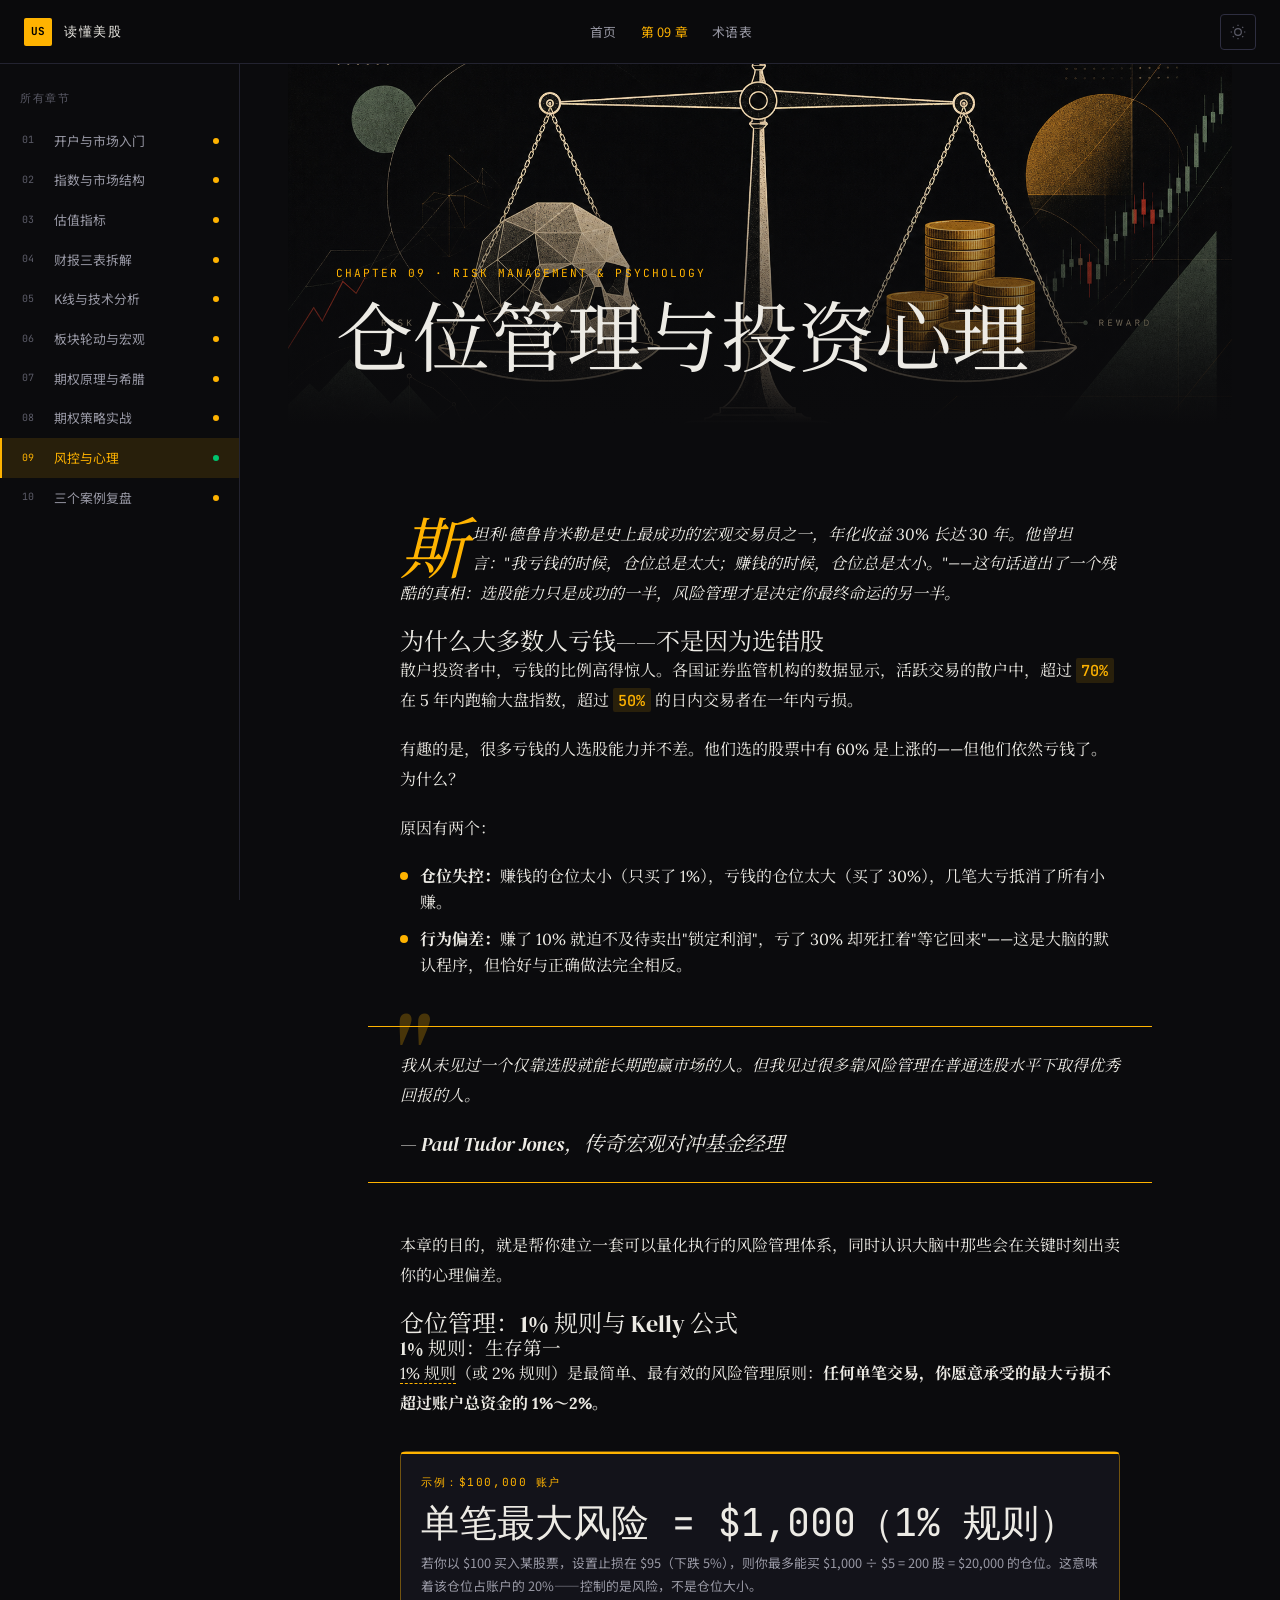
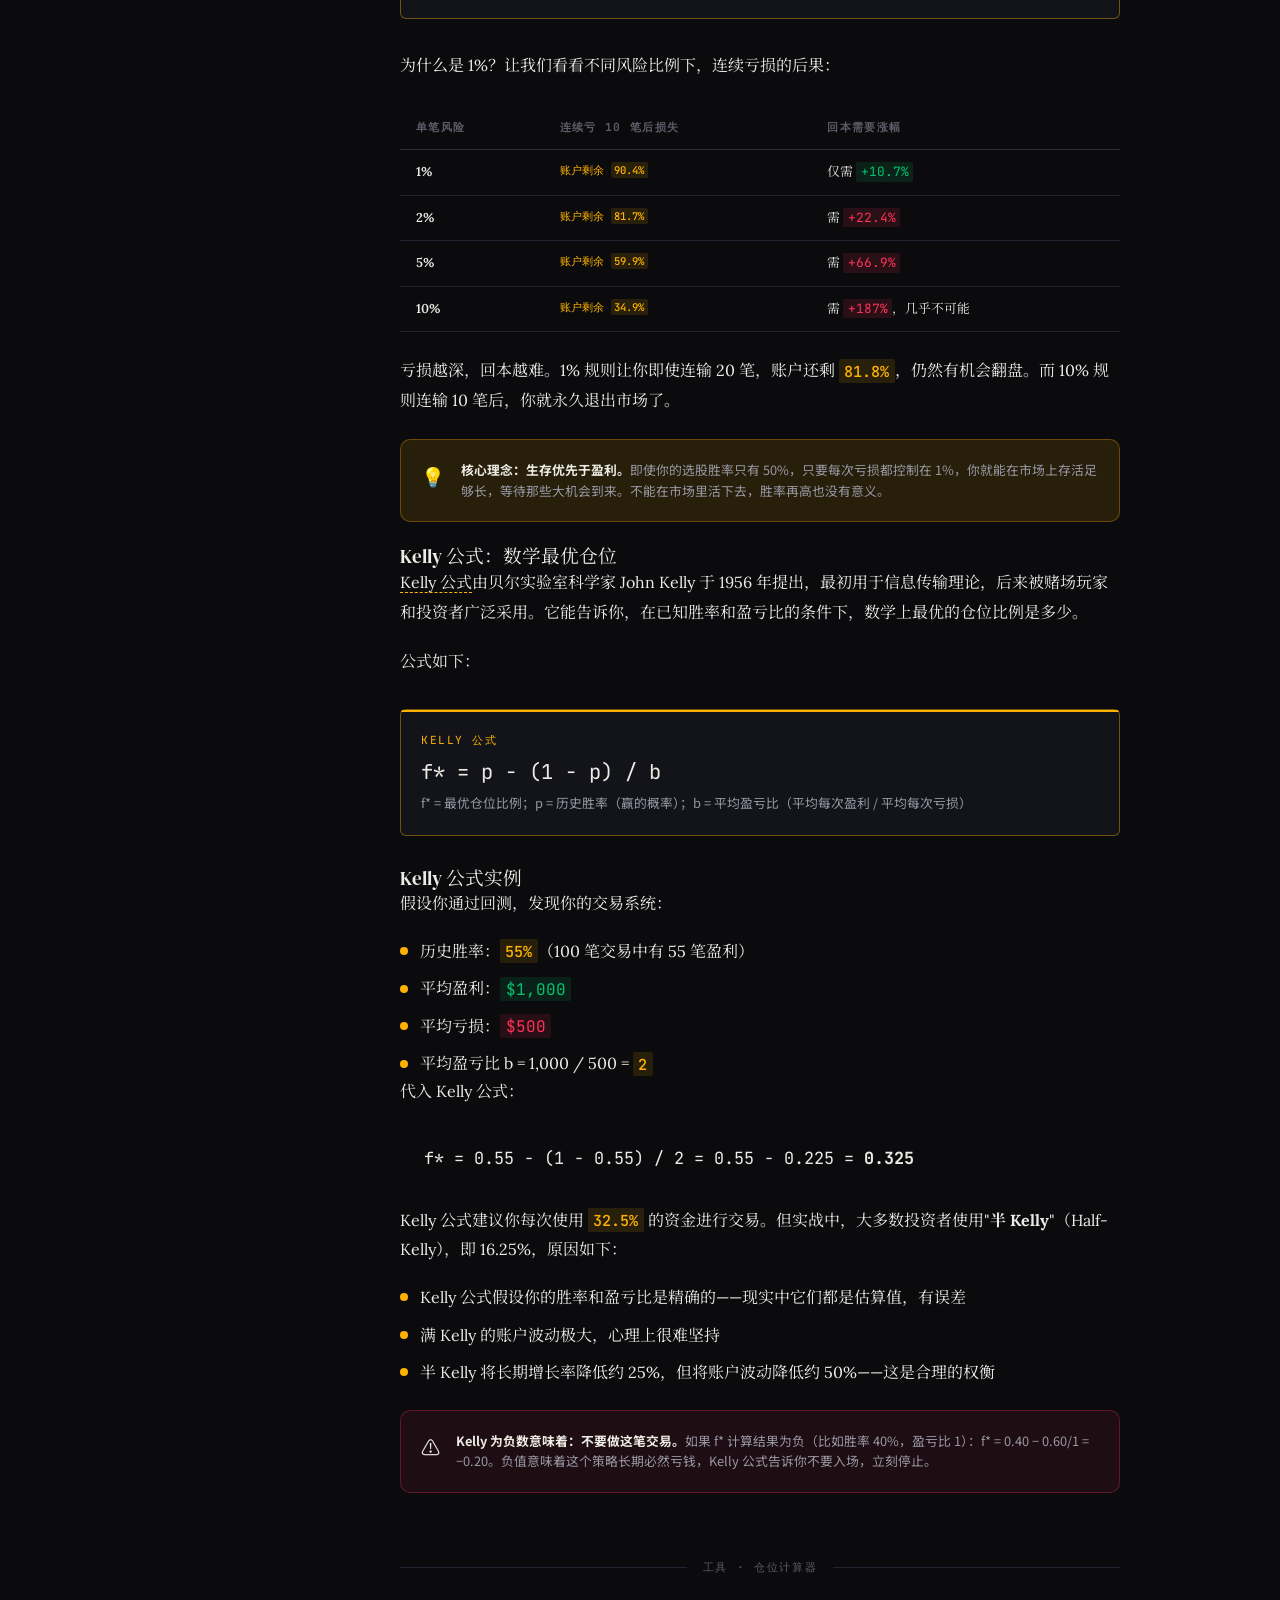
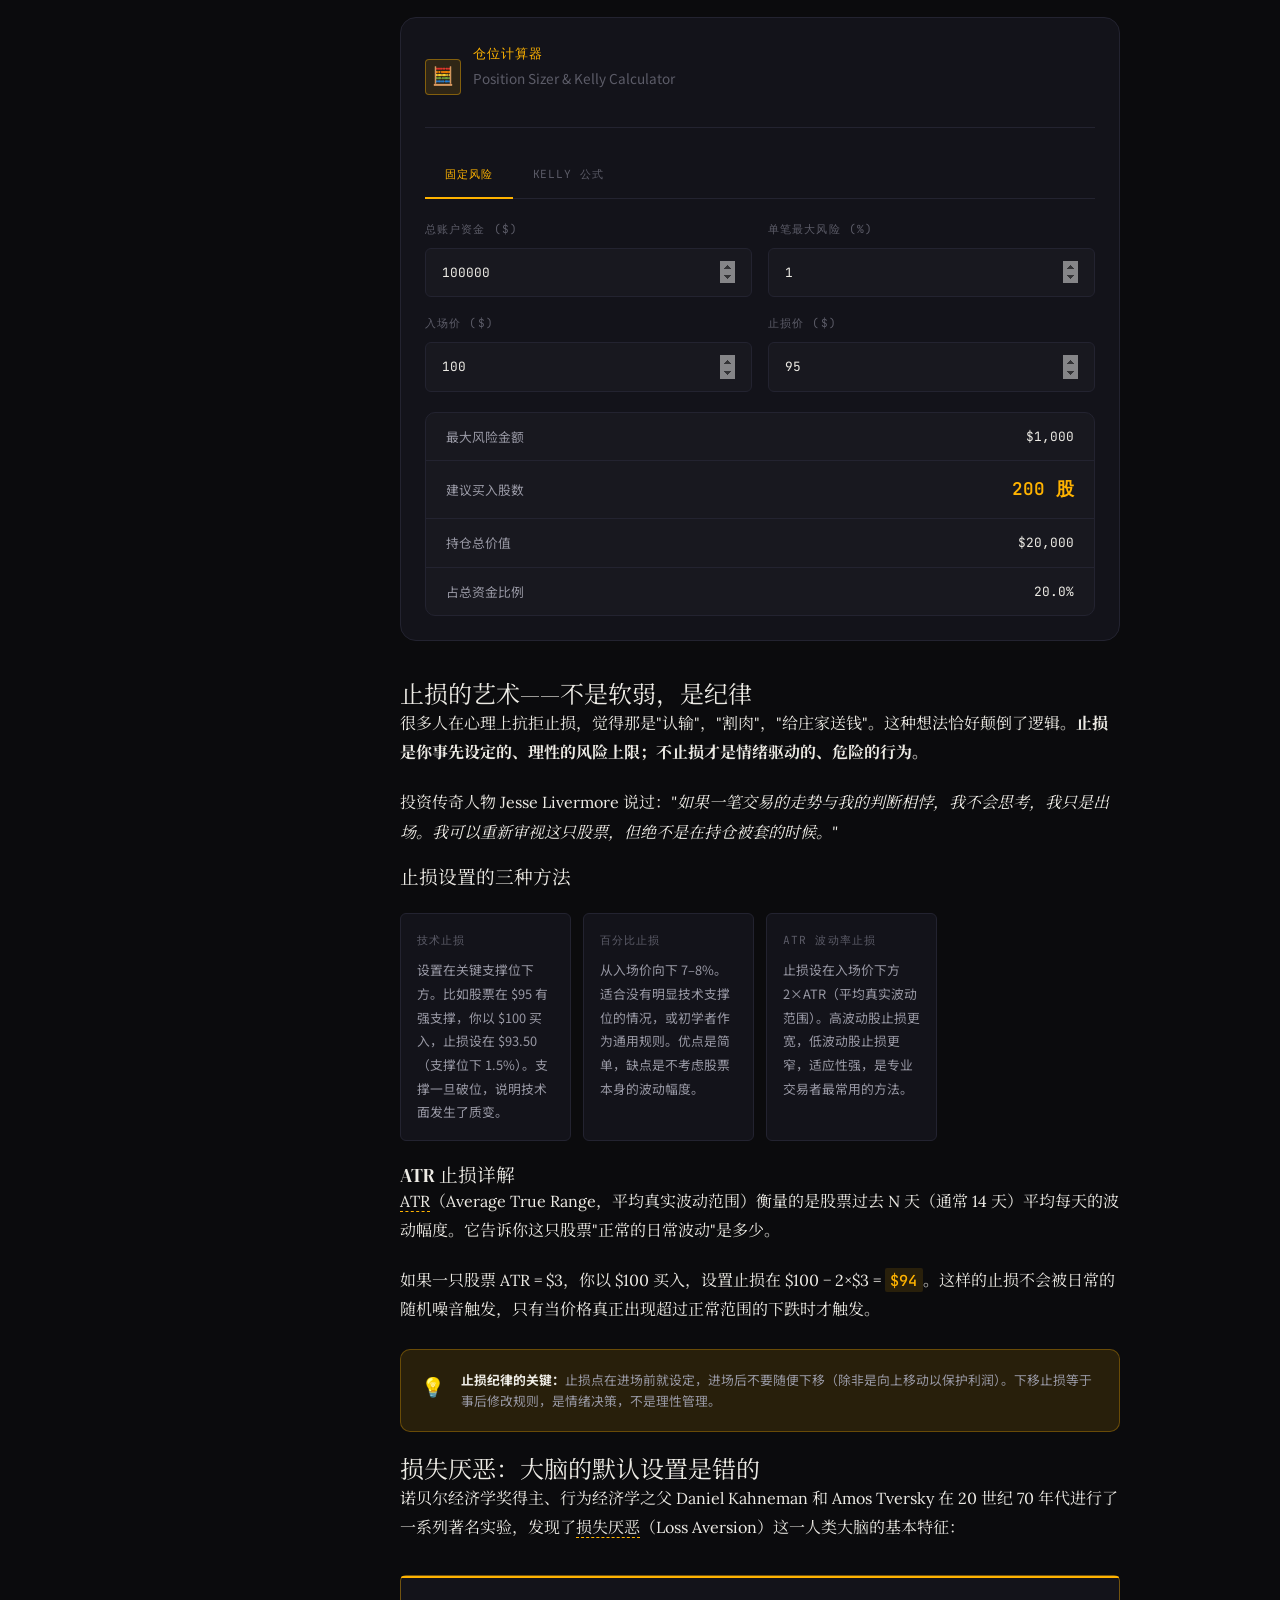
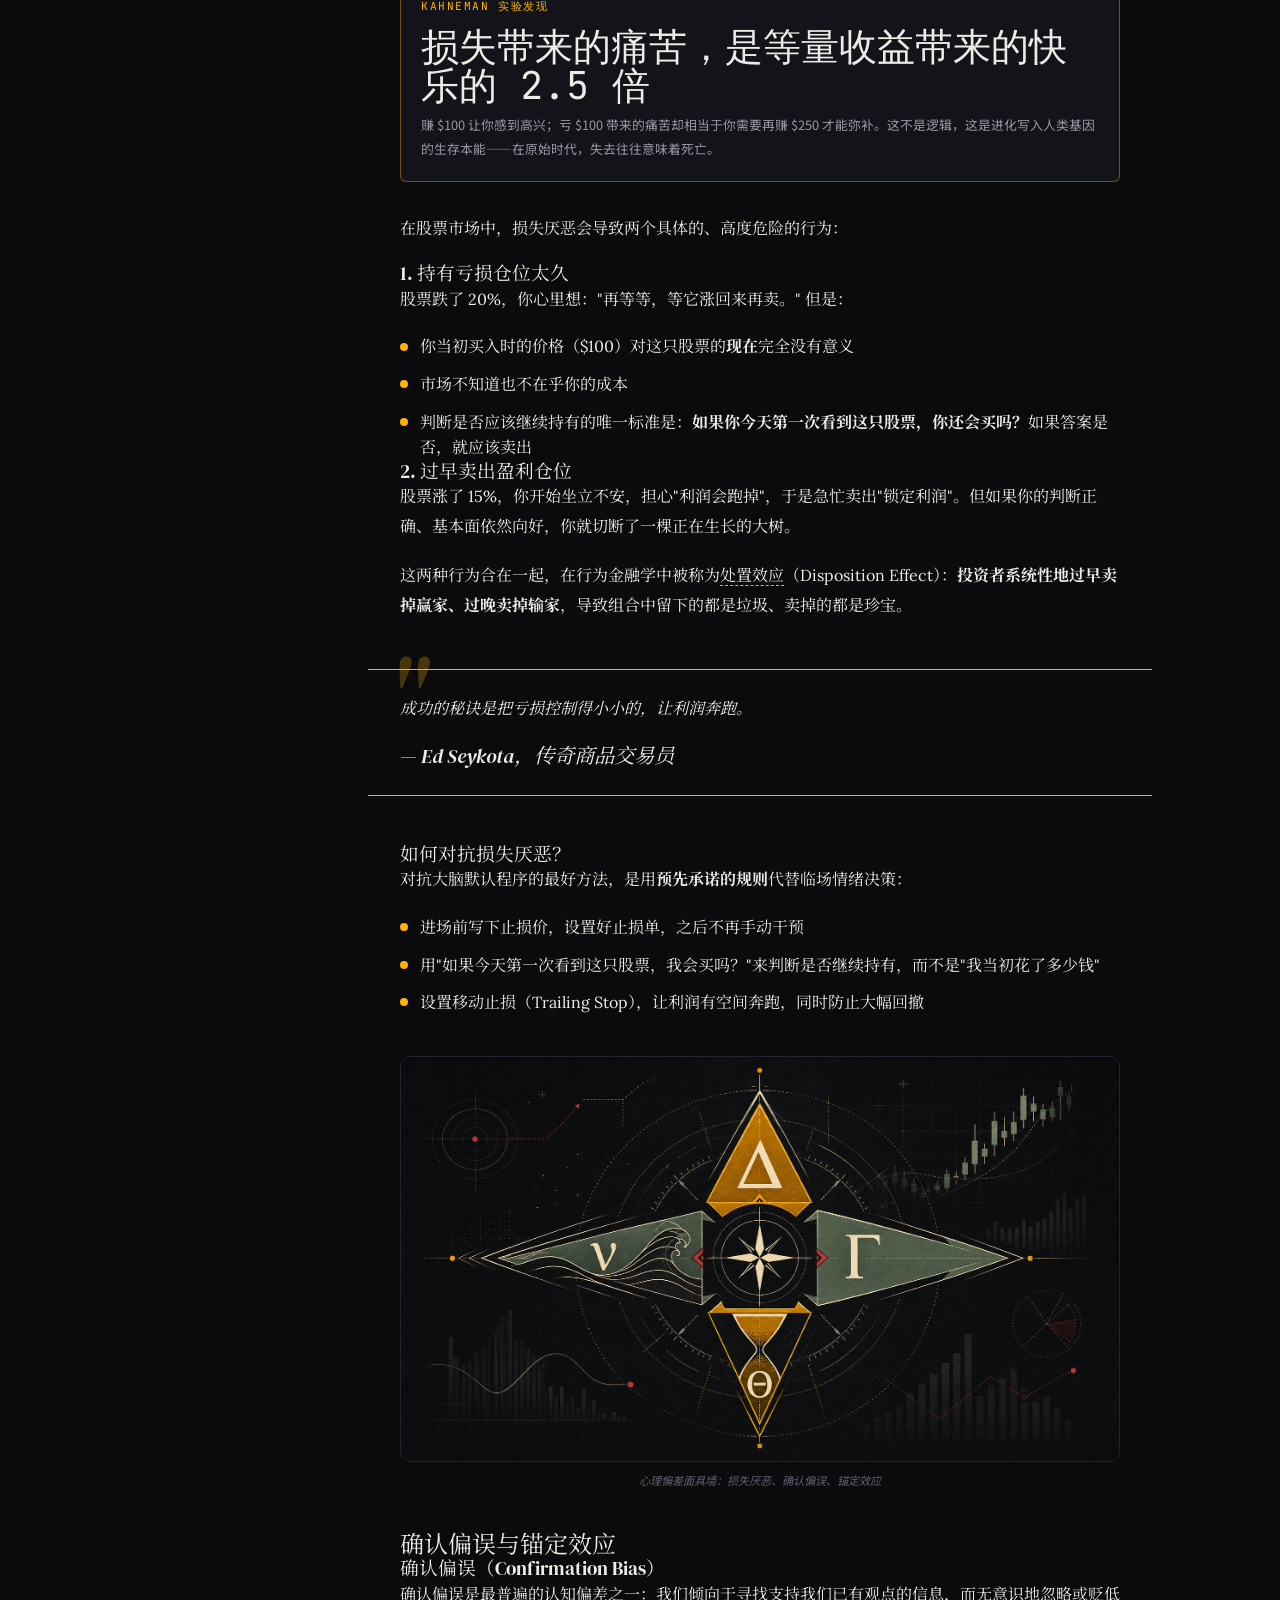
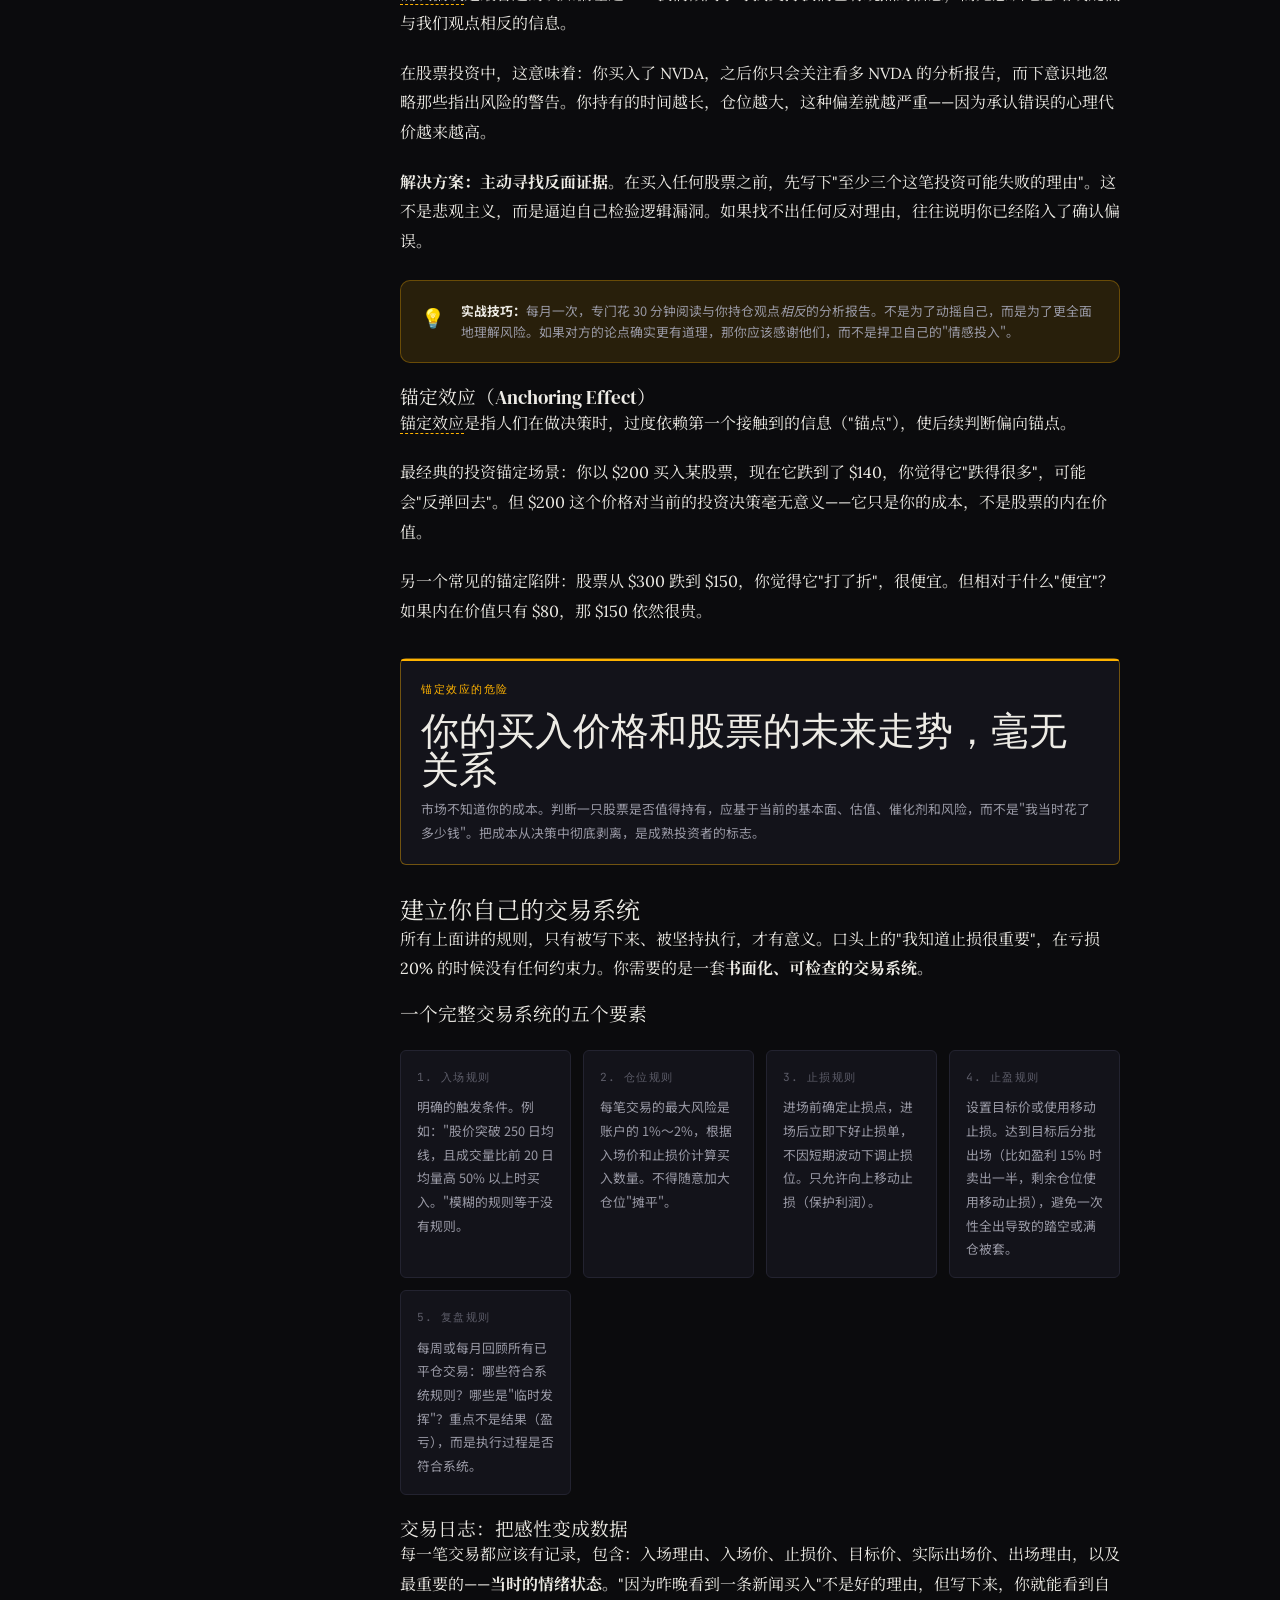
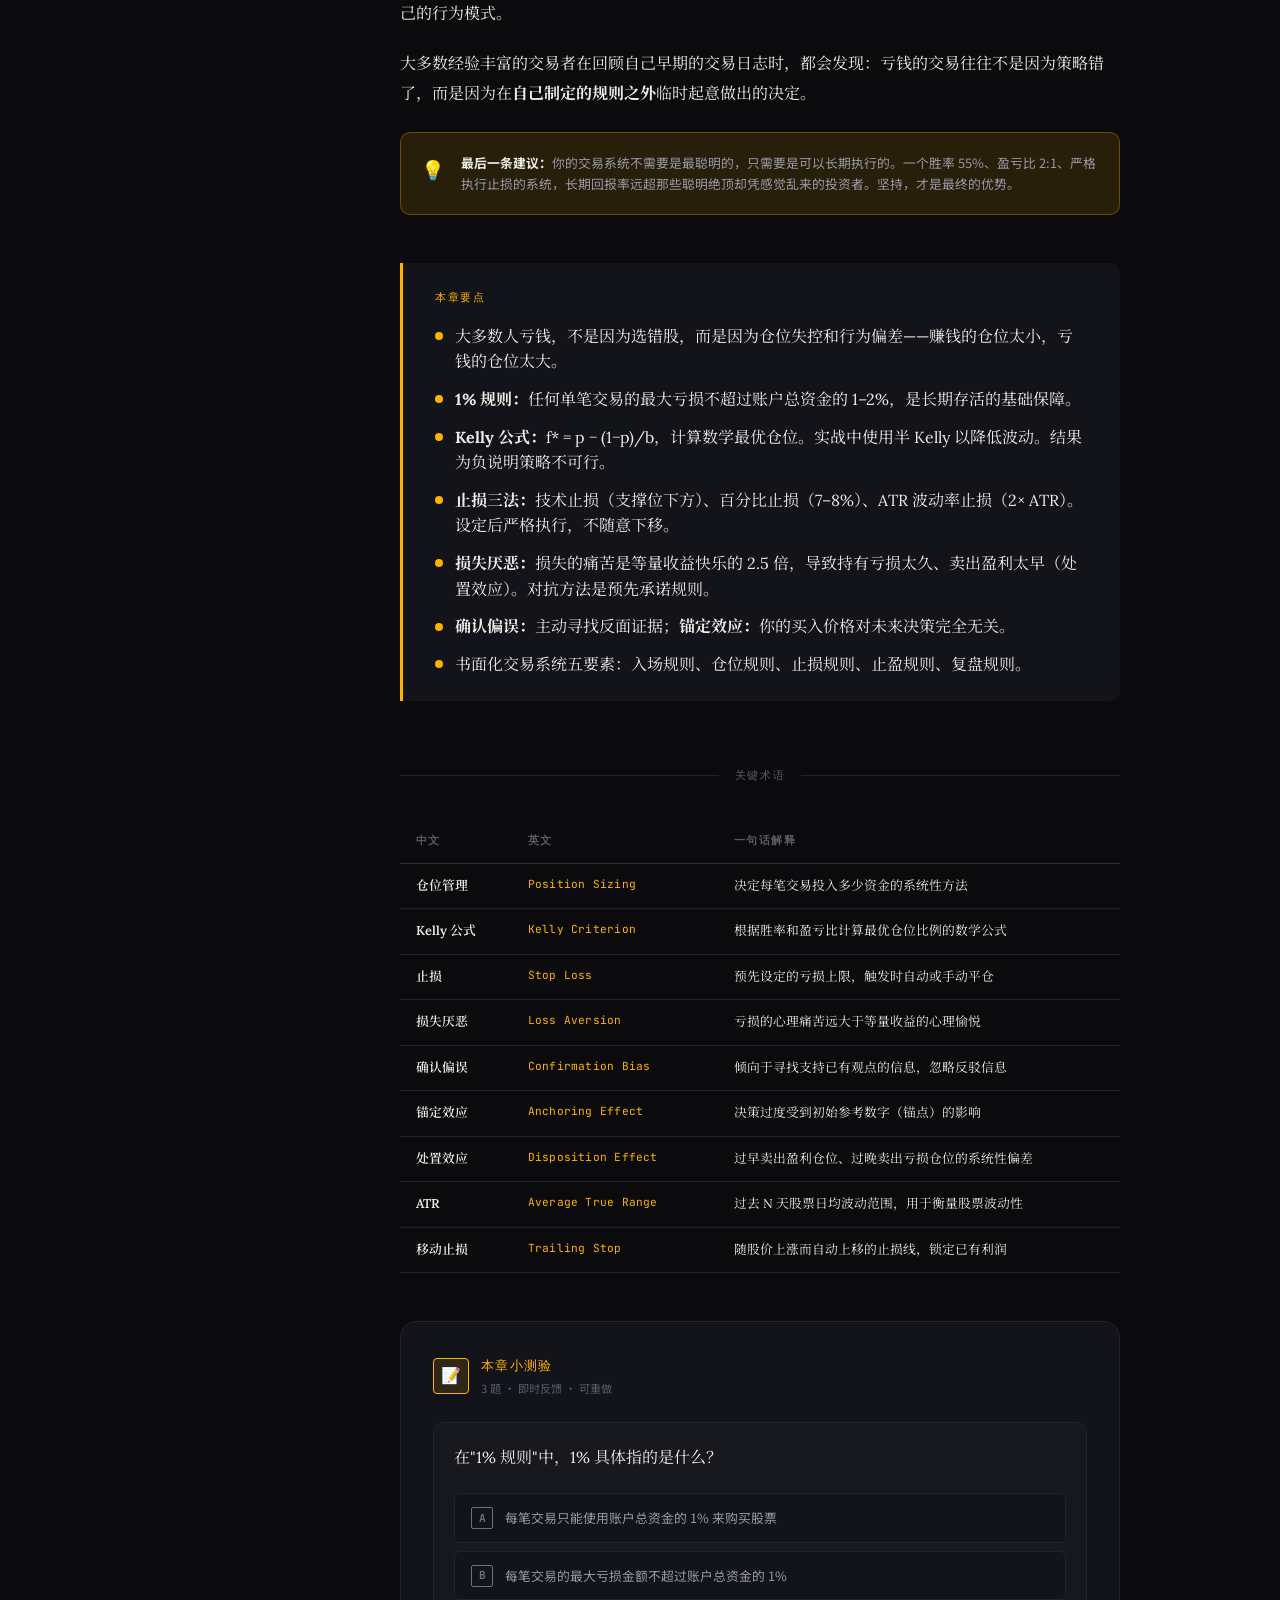
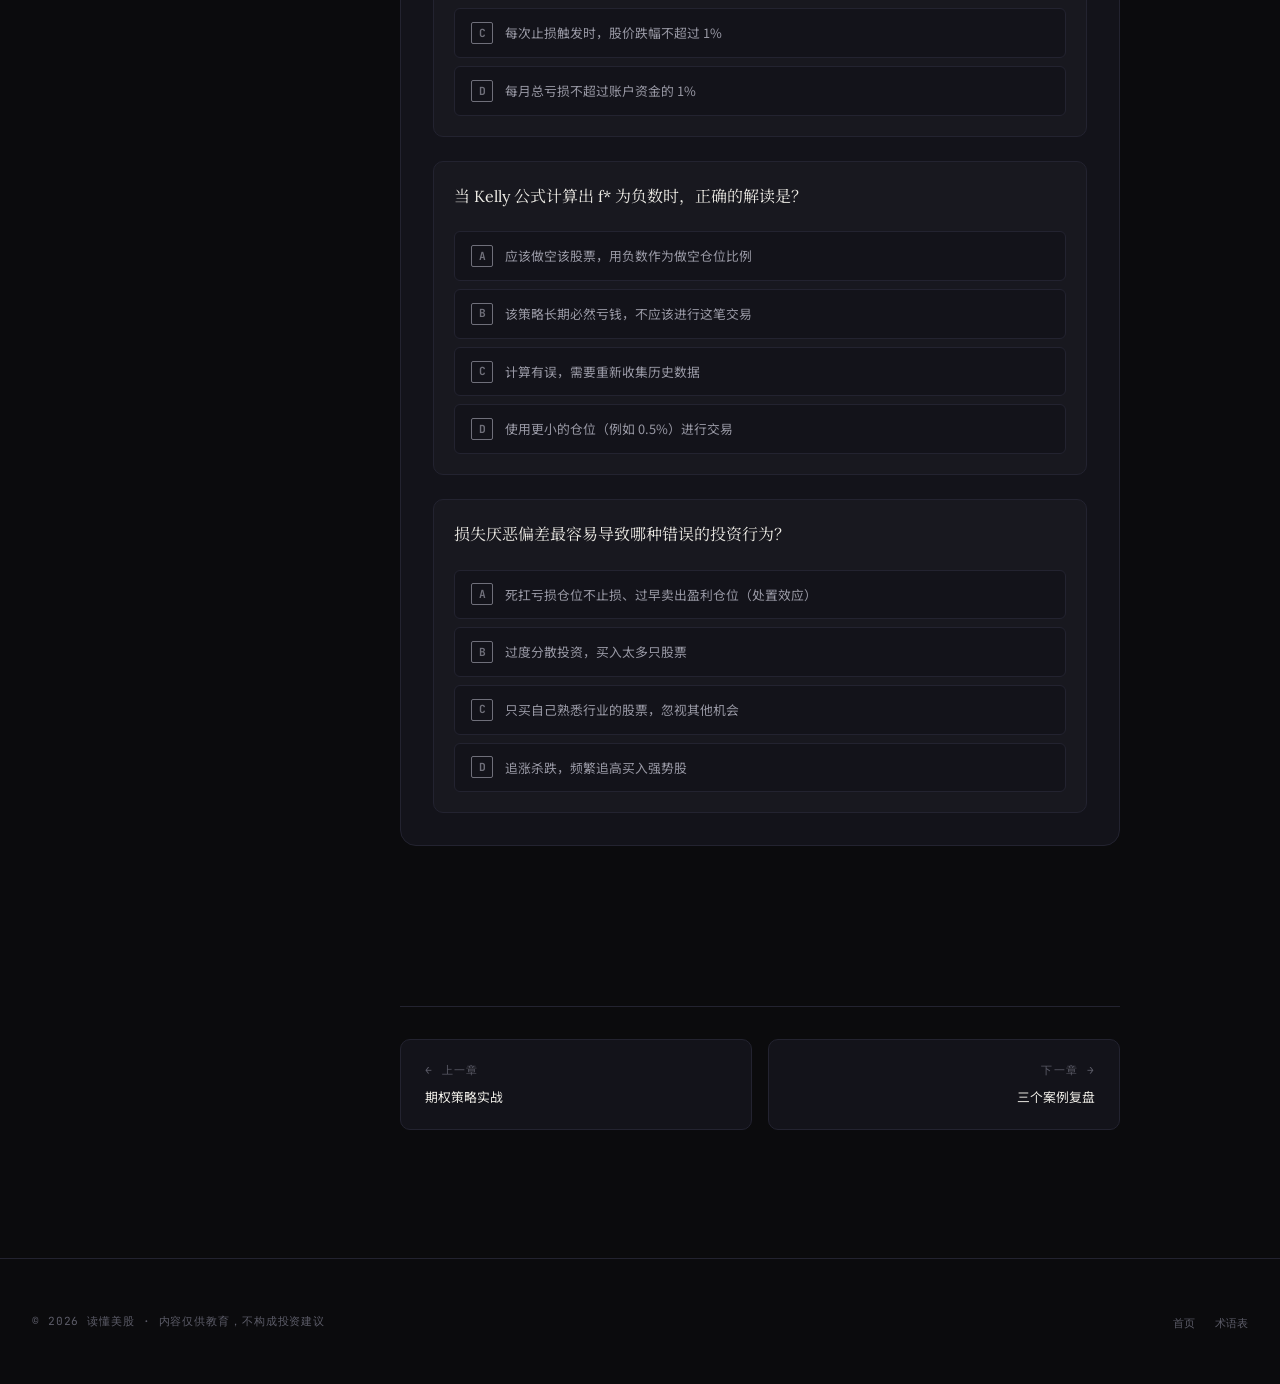
<file: chapters/09-risk-psychology.html>
<!DOCTYPE html>
<html lang="zh-CN">
<head>
  <meta charset="UTF-8">
  <meta name="viewport" content="width=device-width, initial-scale=1.0">
  <meta name="description" content="仓位管理与投资心理：1%规则、Kelly公式、止损艺术、损失厌恶、确认偏误——用行为金融学和量化工具帮你建立理性的交易系统。">
  <meta name="base-url" content="../">
  <title>第 09 章：仓位管理与投资心理 · 读懂美股</title>  <meta property="og:title" content="第 09 章：仓位管理与投资心理 · 读懂美股">  <meta property="og:description" content="美股从入门到期权的完整中文教程，通俗易懂，含8个互动工具。">  <meta property="og:type" content="article">  <meta property="og:image" content="../assets/images/ch09-hero.png">  <meta name="twitter:card" content="summary_large_image">  <link rel="icon" type="image/svg+xml" href="../assets/images/favicon.svg">
  <link rel="preconnect" href="https://fonts.googleapis.com">
  <link rel="preconnect" href="https://fonts.gstatic.com" crossorigin>
  <link href="https://fonts.googleapis.com/css2?family=DM+Serif+Display:ital@0;1&family=Lora:ital,wght@0,400;0,600;0,700;1,400&family=JetBrains+Mono:wght@400;500&family=Noto+Serif+SC:wght@400;600&family=Noto+Sans+SC:wght@400;500&display=swap" rel="stylesheet">
  <script>(function(){var t=localStorage.getItem('usstock-theme')||'dark';document.documentElement.setAttribute('data-theme',t==='paper'?'paper':'');})();</script>
  <link rel="stylesheet" href="../assets/css/reset.css">
  <link rel="stylesheet" href="../assets/css/tokens.css">
  <link rel="stylesheet" href="../assets/css/typography.css">
  <link rel="stylesheet" href="../assets/css/layout.css">
  <link rel="stylesheet" href="../assets/css/components.css">
  <link rel="stylesheet" href="../assets/css/tools.css">
  <link rel="stylesheet" href="../assets/css/animations.css">
</head>
<body>

<div class="reading-progress"></div>

<!-- ── Nav ── -->
<header class="site-nav">
  <div class="nav-inner">
    <a href="../index.html" class="nav-logo">
      <span class="nav-logo-mark">US</span>
      读懂美股
    </a>
    <nav>
      <ul class="nav-links">
        <li><a href="../index.html">首页</a></li>
        <li><a href="09-risk-psychology.html" class="active">第 09 章</a></li>
        <li><a href="../glossary.html">术语表</a></li>
      </ul>
    </nav>
    <div class="nav-actions">
      <button class="mobile-menu-btn" aria-label="打开目录" aria-expanded="false">
        <svg viewBox="0 0 20 20" fill="none" stroke="currentColor" stroke-width="1.8" width="18" height="18"><line x1="3" y1="5" x2="17" y2="5"/><line x1="3" y1="10" x2="17" y2="10"/><line x1="3" y1="15" x2="17" y2="15"/></svg>
      </button>
      <button class="theme-toggle" aria-label="切换主题">
        <svg viewBox="0 0 24 24" fill="none" stroke="currentColor" stroke-width="1.8" width="16" height="16"><circle cx="12" cy="12" r="5"/><line x1="12" y1="1" x2="12" y2="3"/><line x1="12" y1="21" x2="12" y2="23"/><line x1="4.22" y1="4.22" x2="5.64" y2="5.64"/><line x1="18.36" y1="18.36" x2="19.78" y2="19.78"/><line x1="1" y1="12" x2="3" y2="12"/><line x1="21" y1="12" x2="23" y2="12"/><line x1="4.22" y1="19.78" x2="5.64" y2="18.36"/><line x1="18.36" y1="5.64" x2="19.78" y2="4.22"/></svg>
      </button>
    </div>
  </div>
</header>

<!-- ── Chapter Layout ── -->
<div class="chapter-layout">

  <!-- Sidebar -->
  <aside class="chapter-sidebar">
    <p class="sidebar-nav-label">所有章节</p>
    <ul class="sidebar-chapter-list">
      <li><a href="01-getting-started.html"><span class="sidebar-chapter-num">01</span>开户与市场入门<span class="sidebar-progress-dot"></span></a></li>
      <li><a href="02-market-structure.html"><span class="sidebar-chapter-num">02</span>指数与市场结构<span class="sidebar-progress-dot"></span></a></li>
      <li><a href="03-valuation.html"><span class="sidebar-chapter-num">03</span>估值指标<span class="sidebar-progress-dot"></span></a></li>
      <li><a href="04-financials.html"><span class="sidebar-chapter-num">04</span>财报三表拆解<span class="sidebar-progress-dot"></span></a></li>
      <li><a href="05-technical.html"><span class="sidebar-chapter-num">05</span>K线与技术分析<span class="sidebar-progress-dot"></span></a></li>
      <li><a href="06-sectors-macro.html"><span class="sidebar-chapter-num">06</span>板块轮动与宏观<span class="sidebar-progress-dot"></span></a></li>
      <li><a href="07-options-basics.html"><span class="sidebar-chapter-num">07</span>期权原理与希腊<span class="sidebar-progress-dot"></span></a></li>
      <li><a href="08-options-strategies.html"><span class="sidebar-chapter-num">08</span>期权策略实战<span class="sidebar-progress-dot"></span></a></li>
      <li><a href="09-risk-psychology.html" class="active"><span class="sidebar-chapter-num">09</span>风控与心理<span class="sidebar-progress-dot"></span></a></li>
      <li><a href="10-case-studies.html"><span class="sidebar-chapter-num">10</span>三个案例复盘<span class="sidebar-progress-dot"></span></a></li>
    </ul>
  </aside>

  <!-- Main Content -->
  <main class="chapter-content">

    <!-- Hero -->
    <div class="chapter-hero">
      <img src="../assets/images/ch09-hero.png" alt="" loading="lazy" class="ken-burns" onerror="this.style.display='none'">
    <div class="chapter-hero-placeholder">
        <div class="chapter-hero-overlay">
          <span class="chapter-kicker">Chapter 09 · Risk Management &amp; Psychology</span>
          <h1 class="hero-title">仓位管理与投资心理</h1>
        </div>
      </div>
    </div>

    <article class="prose">

      <!-- Lead -->
      <p class="lead">斯坦利·德鲁肯米勒是史上最成功的宏观交易员之一，年化收益 30% 长达 30 年。他曾坦言："我亏钱的时候，仓位总是太大；赚钱的时候，仓位总是太小。"——这句话道出了一个残酷的真相：选股能力只是成功的一半，风险管理才是决定你最终命运的另一半。</p>

      <!-- ── Section 1 ── -->
      <h2 id="s1">为什么大多数人亏钱——不是因为选错股</h2>

      <p>散户投资者中，亏钱的比例高得惊人。各国证券监管机构的数据显示，活跃交易的散户中，超过 <span class="data-num">70%</span> 在 5 年内跑输大盘指数，超过 <span class="data-num">50%</span> 的日内交易者在一年内亏损。</p>

      <p>有趣的是，很多亏钱的人选股能力并不差。他们选的股票中有 60% 是上涨的——但他们依然亏钱了。为什么？</p>

      <p>原因有两个：</p>

      <ul class="key-points">
        <li><strong>仓位失控：</strong>赚钱的仓位太小（只买了 1%），亏钱的仓位太大（买了 30%），几笔大亏抵消了所有小赚。</li>
        <li><strong>行为偏差：</strong>赚了 10% 就迫不及待卖出"锁定利润"，亏了 30% 却死扛着"等它回来"——这是大脑的默认程序，但恰好与正确做法完全相反。</li>
      </ul>

      <div class="pull-quote">
        <p>我从未见过一个仅靠选股就能长期跑赢市场的人。但我见过很多靠风险管理在普通选股水平下取得优秀回报的人。</p>
        <cite>— Paul Tudor Jones，传奇宏观对冲基金经理</cite>
      </div>

      <p>本章的目的，就是帮你建立一套可以量化执行的风险管理体系，同时认识大脑中那些会在关键时刻出卖你的心理偏差。</p>

      <!-- ── Section 2 ── -->
      <h2 id="s2">仓位管理：1% 规则与 Kelly 公式</h2>

      <h3>1% 规则：生存第一</h3>

      <p><span data-term="仓位管理">1% 规则</span>（或 2% 规则）是最简单、最有效的风险管理原则：<strong>任何单笔交易，你愿意承受的最大亏损不超过账户总资金的 1%～2%。</strong></p>

      <div class="data-card">
        <div class="data-card-label">示例：$100,000 账户</div>
        <div class="data-card-value">单笔最大风险 = $1,000（1% 规则）</div>
        <div class="data-card-sub">若你以 $100 买入某股票，设置止损在 $95（下跌 5%），则你最多能买 $1,000 ÷ $5 = 200 股 = $20,000 的仓位。这意味着该仓位占账户的 20%——控制的是风险，不是仓位大小。</div>
      </div>

      <p>为什么是 1%？让我们看看不同风险比例下，连续亏损的后果：</p>

      <table class="glossary-table">
        <thead>
          <tr><th>单笔风险</th><th>连续亏 10 笔后损失</th><th>回本需要涨幅</th></tr>
        </thead>
        <tbody>
          <tr><td>1%</td><td>账户剩余 <span class="data-num">90.4%</span></td><td>仅需 <span class="data-up">+10.7%</span></td></tr>
          <tr><td>2%</td><td>账户剩余 <span class="data-num">81.7%</span></td><td>需 <span class="data-down">+22.4%</span></td></tr>
          <tr><td>5%</td><td>账户剩余 <span class="data-num">59.9%</span></td><td>需 <span class="data-down">+66.9%</span></td></tr>
          <tr><td>10%</td><td>账户剩余 <span class="data-num">34.9%</span></td><td>需 <span class="data-down">+187%</span>，几乎不可能</td></tr>
        </tbody>
      </table>

      <p>亏损越深，回本越难。1% 规则让你即使连输 20 笔，账户还剩 <span class="data-num">81.8%</span>，仍然有机会翻盘。而 10% 规则连输 10 笔后，你就永久退出市场了。</p>

      <div class="callout callout-tip">
        <span class="callout-icon">💡</span>
        <div class="callout-body"><strong>核心理念：生存优先于盈利。</strong>即使你的选股胜率只有 50%，只要每次亏损都控制在 1%，你就能在市场上存活足够长，等待那些大机会到来。不能在市场里活下去，胜率再高也没有意义。</div>
      </div>

      <h3>Kelly 公式：数学最优仓位</h3>

      <p><span data-term="Kelly公式">Kelly 公式</span>由贝尔实验室科学家 John Kelly 于 1956 年提出，最初用于信息传输理论，后来被赌场玩家和投资者广泛采用。它能告诉你，在已知胜率和盈亏比的条件下，数学上最优的仓位比例是多少。</p>

      <p>公式如下：</p>

      <div class="data-card">
        <div class="data-card-label">Kelly 公式</div>
        <div class="data-card-value" style="font-family: var(--font-mono); font-size: var(--ts-lg);">f* = p − (1 − p) / b</div>
        <div class="data-card-sub">f* = 最优仓位比例；p = 历史胜率（赢的概率）；b = 平均盈亏比（平均每次盈利 / 平均每次亏损）</div>
      </div>

      <h3>Kelly 公式实例</h3>

      <p>假设你通过回测，发现你的交易系统：</p>
      <ul class="key-points">
        <li>历史胜率：<span class="data-num">55%</span>（100 笔交易中有 55 笔盈利）</li>
        <li>平均盈利：<span class="data-up">$1,000</span></li>
        <li>平均亏损：<span class="data-down">$500</span></li>
        <li>平均盈亏比 b = 1,000 / 500 = <span class="data-num">2</span></li>
      </ul>

      <p>代入 Kelly 公式：</p>
      <p style="font-family: var(--font-mono); font-size: 1.05em; padding: var(--sp-4) var(--sp-6); background: var(--surface-raised); border-radius: var(--radius-md); margin: var(--sp-4) 0;">f* = 0.55 − (1 − 0.55) / 2 = 0.55 − 0.225 = <strong>0.325</strong></p>

      <p>Kelly 公式建议你每次使用 <span class="data-num">32.5%</span> 的资金进行交易。但实战中，大多数投资者使用"<strong>半 Kelly</strong>"（Half-Kelly），即 16.25%，原因如下：</p>

      <ul class="key-points">
        <li>Kelly 公式假设你的胜率和盈亏比是精确的——现实中它们都是估算值，有误差</li>
        <li>满 Kelly 的账户波动极大，心理上很难坚持</li>
        <li>半 Kelly 将长期增长率降低约 25%，但将账户波动降低约 50%——这是合理的权衡</li>
      </ul>

      <div class="callout callout-warning">
        <span class="callout-icon">⚠️</span>
        <div class="callout-body"><strong>Kelly 为负数意味着：不要做这笔交易。</strong>如果 f* 计算结果为负（比如胜率 40%，盈亏比 1）：f* = 0.40 − 0.60/1 = −0.20。负值意味着这个策略长期必然亏钱，Kelly 公式告诉你不要入场，立刻停止。</div>
      </div>

      <!-- ── Tool ── -->
      <div class="section-rule"><span>工具 · 仓位计算器</span></div>

      <div class="tool-container" id="position-sizer-tool">
        <div class="tool-header">
          <div class="tool-title-group">
            <div class="tool-icon">🧮</div>
            <div>
              <div class="tool-name">仓位计算器</div>
              <div class="tool-desc">Position Sizer &amp; Kelly Calculator</div>
            </div>
          </div>
        </div>
        <div class="tool-tabs">
          <button class="tool-tab active" data-tab="fixed">固定风险</button>
          <button class="tool-tab" data-tab="kelly">Kelly 公式</button>
        </div>
        <div id="ps-tab-fixed" class="tool-form">
          <div class="tool-form-row">
            <div class="tool-field">
              <label class="tool-label">总账户资金 ($)</label>
              <input type="number" class="tool-input" id="ps-capital" value="100000" step="1000">
            </div>
            <div class="tool-field">
              <label class="tool-label">单笔最大风险 (%)</label>
              <input type="number" class="tool-input" id="ps-risk-pct" value="1" step="0.5" min="0.5" max="5">
            </div>
          </div>
          <div class="tool-form-row">
            <div class="tool-field">
              <label class="tool-label">入场价 ($)</label>
              <input type="number" class="tool-input" id="ps-entry" value="100" step="0.5">
            </div>
            <div class="tool-field">
              <label class="tool-label">止损价 ($)</label>
              <input type="number" class="tool-input" id="ps-stop" value="95" step="0.5">
            </div>
          </div>
        </div>
        <div id="ps-tab-kelly" class="tool-form" style="display:none;">
          <div class="tool-form-row">
            <div class="tool-field">
              <label class="tool-label">历史胜率 (%)</label>
              <input type="number" class="tool-input" id="ps-winrate" value="55" min="1" max="99">
            </div>
            <div class="tool-field">
              <label class="tool-label">平均盈亏比 (win/loss)</label>
              <input type="number" class="tool-input" id="ps-ratio" value="2" step="0.1" min="0.1">
            </div>
          </div>
          <div class="tool-field">
            <label class="tool-label">总账户资金 ($)</label>
            <input type="number" class="tool-input" id="ps-kelly-capital" value="100000" step="1000">
          </div>
        </div>
        <div class="position-breakdown" id="ps-result">
          <div class="position-row"><span class="position-row-label">最大风险金额</span><span class="position-row-value" id="ps-r-risk">$1,000</span></div>
          <div class="position-row"><span class="position-row-label">建议买入股数</span><span class="position-row-value highlight" id="ps-r-shares">200 股</span></div>
          <div class="position-row"><span class="position-row-label">持仓总价值</span><span class="position-row-value" id="ps-r-value">$20,000</span></div>
          <div class="position-row"><span class="position-row-label">占总资金比例</span><span class="position-row-value" id="ps-r-pct">20.0%</span></div>
        </div>
      </div>

      <!-- ── Section 3 ── -->
      <h2 id="s3">止损的艺术——不是软弱，是纪律</h2>

      <p>很多人在心理上抗拒止损，觉得那是"认输"，"割肉"，"给庄家送钱"。这种想法恰好颠倒了逻辑。<strong>止损是你事先设定的、理性的风险上限；不止损才是情绪驱动的、危险的行为。</strong></p>

      <p>投资传奇人物 Jesse Livermore 说过：<em>"如果一笔交易的走势与我的判断相悖，我不会思考，我只是出场。我可以重新审视这只股票，但绝不是在持仓被套的时候。"</em></p>

      <h3>止损设置的三种方法</h3>

      <div class="stat-grid">
        <div class="stat-item">
          <div class="stat-label">技术止损</div>
          <div class="stat-value" style="font-size: var(--ts-sm); font-family: var(--font-sans); color: var(--ink-secondary);">设置在关键支撑位下方。比如股票在 $95 有强支撑，你以 $100 买入，止损设在 $93.50（支撑位下 1.5%）。支撑一旦破位，说明技术面发生了质变。</div>
        </div>
        <div class="stat-item">
          <div class="stat-label">百分比止损</div>
          <div class="stat-value" style="font-size: var(--ts-sm); font-family: var(--font-sans); color: var(--ink-secondary);">从入场价向下 7–8%。适合没有明显技术支撑位的情况，或初学者作为通用规则。优点是简单，缺点是不考虑股票本身的波动幅度。</div>
        </div>
        <div class="stat-item">
          <div class="stat-label">ATR 波动率止损</div>
          <div class="stat-value" style="font-size: var(--ts-sm); font-family: var(--font-sans); color: var(--ink-secondary);">止损设在入场价下方 2×ATR（平均真实波动范围）。高波动股止损更宽，低波动股止损更窄，适应性强，是专业交易者最常用的方法。</div>
        </div>
      </div>

      <h3>ATR 止损详解</h3>

      <p><span data-term="ATR">ATR</span>（Average True Range，平均真实波动范围）衡量的是股票过去 N 天（通常 14 天）平均每天的波动幅度。它告诉你这只股票"正常的日常波动"是多少。</p>

      <p>如果一只股票 ATR = $3，你以 $100 买入，设置止损在 $100 − 2×$3 = <span class="data-num">$94</span>。这样的止损不会被日常的随机噪音触发，只有当价格真正出现超过正常范围的下跌时才触发。</p>

      <div class="callout callout-tip">
        <span class="callout-icon">💡</span>
        <div class="callout-body"><strong>止损纪律的关键：</strong>止损点在进场前就设定，进场后不要随便下移（除非是向上移动以保护利润）。下移止损等于事后修改规则，是情绪决策，不是理性管理。</div>
      </div>

      <!-- ── Section 4 ── -->
      <h2 id="s4">损失厌恶：大脑的默认设置是错的</h2>

      <p>诺贝尔经济学奖得主、行为经济学之父 Daniel Kahneman 和 Amos Tversky 在 20 世纪 70 年代进行了一系列著名实验，发现了<span data-term="损失厌恶">损失厌恶</span>（Loss Aversion）这一人类大脑的基本特征：</p>

      <div class="data-card">
        <div class="data-card-label">Kahneman 实验发现</div>
        <div class="data-card-value">损失带来的痛苦，是等量收益带来的快乐的 2.5 倍</div>
        <div class="data-card-sub">赚 $100 让你感到高兴；亏 $100 带来的痛苦却相当于你需要再赚 $250 才能弥补。这不是逻辑，这是进化写入人类基因的生存本能——在原始时代，失去往往意味着死亡。</div>
      </div>

      <p>在股票市场中，损失厌恶会导致两个具体的、高度危险的行为：</p>

      <h3>1. 持有亏损仓位太久</h3>

      <p>股票跌了 20%，你心里想："再等等，等它涨回来再卖。" 但是：</p>
      <ul class="key-points">
        <li>你当初买入时的价格（$100）对这只股票的<strong>现在</strong>完全没有意义</li>
        <li>市场不知道也不在乎你的成本</li>
        <li>判断是否应该继续持有的唯一标准是：<strong>如果你今天第一次看到这只股票，你还会买吗？</strong>如果答案是否，就应该卖出</li>
      </ul>

      <h3>2. 过早卖出盈利仓位</h3>

      <p>股票涨了 15%，你开始坐立不安，担心"利润会跑掉"，于是急忙卖出"锁定利润"。但如果你的判断正确、基本面依然向好，你就切断了一棵正在生长的大树。</p>

      <p>这两种行为合在一起，在行为金融学中被称为<span data-term="处置效应">处置效应</span>（Disposition Effect）：<strong>投资者系统性地过早卖掉赢家、过晚卖掉输家</strong>，导致组合中留下的都是垃圾、卖掉的都是珍宝。</p>

      <div class="pull-quote">
        <p>成功的秘诀是把亏损控制得小小的，让利润奔跑。</p>
        <cite>— Ed Seykota，传奇商品交易员</cite>
      </div>

      <h3>如何对抗损失厌恶？</h3>

      <p>对抗大脑默认程序的最好方法，是用<strong>预先承诺的规则</strong>代替临场情绪决策：</p>

      <ul class="key-points">
        <li>进场前写下止损价，设置好止损单，之后不再手动干预</li>
        <li>用"如果今天第一次看到这只股票，我会买吗？"来判断是否继续持有，而不是"我当初花了多少钱"</li>
        <li>设置移动止损（Trailing Stop），让利润有空间奔跑，同时防止大幅回撤</li>
      </ul>

      <!-- ── Section 5 ── -->
      <figure class="chapter-figure reveal">
        <img src="../assets/images/ch09-inline-1.png" alt="心理偏差面具墙：损失厌恶、确认偏误、锚定效应" loading="lazy" onerror="this.style.display='none'">
        <figcaption>心理偏差面具墙：损失厌恶、确认偏误、锚定效应</figcaption>
      </figure>

      <h2 id="s5">确认偏误与锚定效应</h2>

      <h3>确认偏误（Confirmation Bias）</h3>

      <p><span data-term="确认偏误">确认偏误</span>是最普遍的认知偏差之一：我们倾向于寻找支持我们已有观点的信息，而无意识地忽略或贬低与我们观点相反的信息。</p>

      <p>在股票投资中，这意味着：你买入了 NVDA，之后你只会关注看多 NVDA 的分析报告，而下意识地忽略那些指出风险的警告。你持有的时间越长，仓位越大，这种偏差就越严重——因为承认错误的心理代价越来越高。</p>

      <p><strong>解决方案：主动寻找反面证据。</strong>在买入任何股票之前，先写下"至少三个这笔投资可能失败的理由"。这不是悲观主义，而是逼迫自己检验逻辑漏洞。如果找不出任何反对理由，往往说明你已经陷入了确认偏误。</p>

      <div class="callout callout-tip">
        <span class="callout-icon">💡</span>
        <div class="callout-body"><strong>实战技巧：</strong>每月一次，专门花 30 分钟阅读与你持仓观点<em>相反</em>的分析报告。不是为了动摇自己，而是为了更全面地理解风险。如果对方的论点确实更有道理，那你应该感谢他们，而不是捍卫自己的"情感投入"。</div>
      </div>

      <h3>锚定效应（Anchoring Effect）</h3>

      <p><span data-term="锚定效应">锚定效应</span>是指人们在做决策时，过度依赖第一个接触到的信息（"锚点"），使后续判断偏向锚点。</p>

      <p>最经典的投资锚定场景：你以 $200 买入某股票，现在它跌到了 $140，你觉得它"跌得很多"，可能会"反弹回去"。但 $200 这个价格对当前的投资决策毫无意义——它只是你的成本，不是股票的内在价值。</p>

      <p>另一个常见的锚定陷阱：股票从 $300 跌到 $150，你觉得它"打了折"，很便宜。但相对于什么"便宜"？如果内在价值只有 $80，那 $150 依然很贵。</p>

      <div class="data-card">
        <div class="data-card-label">锚定效应的危险</div>
        <div class="data-card-value">你的买入价格和股票的未来走势，毫无关系</div>
        <div class="data-card-sub">市场不知道你的成本。判断一只股票是否值得持有，应基于当前的基本面、估值、催化剂和风险，而不是"我当时花了多少钱"。把成本从决策中彻底剥离，是成熟投资者的标志。</div>
      </div>

      <!-- ── Section 6 ── -->
      <h2 id="s6">建立你自己的交易系统</h2>

      <p>所有上面讲的规则，只有被写下来、被坚持执行，才有意义。口头上的"我知道止损很重要"，在亏损 20% 的时候没有任何约束力。你需要的是一套<strong>书面化、可检查的交易系统</strong>。</p>

      <h3>一个完整交易系统的五个要素</h3>

      <div class="stat-grid">
        <div class="stat-item">
          <div class="stat-label">1. 入场规则</div>
          <div class="stat-value" style="font-size: var(--ts-sm); font-family: var(--font-sans); color: var(--ink-secondary);">明确的触发条件。例如："股价突破 250 日均线，且成交量比前 20 日均量高 50% 以上时买入。"模糊的规则等于没有规则。</div>
        </div>
        <div class="stat-item">
          <div class="stat-label">2. 仓位规则</div>
          <div class="stat-value" style="font-size: var(--ts-sm); font-family: var(--font-sans); color: var(--ink-secondary);">每笔交易的最大风险是账户的 1%～2%，根据入场价和止损价计算买入数量。不得随意加大仓位"摊平"。</div>
        </div>
        <div class="stat-item">
          <div class="stat-label">3. 止损规则</div>
          <div class="stat-value" style="font-size: var(--ts-sm); font-family: var(--font-sans); color: var(--ink-secondary);">进场前确定止损点，进场后立即下好止损单，不因短期波动下调止损位。只允许向上移动止损（保护利润）。</div>
        </div>
        <div class="stat-item">
          <div class="stat-label">4. 止盈规则</div>
          <div class="stat-value" style="font-size: var(--ts-sm); font-family: var(--font-sans); color: var(--ink-secondary);">设置目标价或使用移动止损。达到目标后分批出场（比如盈利 15% 时卖出一半，剩余仓位使用移动止损），避免一次性全出导致的踏空或满仓被套。</div>
        </div>
        <div class="stat-item">
          <div class="stat-label">5. 复盘规则</div>
          <div class="stat-value" style="font-size: var(--ts-sm); font-family: var(--font-sans); color: var(--ink-secondary);">每周或每月回顾所有已平仓交易：哪些符合系统规则？哪些是"临时发挥"？重点不是结果（盈亏），而是执行过程是否符合系统。</div>
        </div>
      </div>

      <h3>交易日志：把感性变成数据</h3>

      <p>每一笔交易都应该有记录，包含：入场理由、入场价、止损价、目标价、实际出场价、出场理由，以及最重要的——<strong>当时的情绪状态</strong>。"因为昨晚看到一条新闻买入"不是好的理由，但写下来，你就能看到自己的行为模式。</p>

      <p>大多数经验丰富的交易者在回顾自己早期的交易日志时，都会发现：亏钱的交易往往不是因为策略错了，而是因为在<strong>自己制定的规则之外</strong>临时起意做出的决定。</p>

      <div class="callout callout-tip">
        <span class="callout-icon">💡</span>
        <div class="callout-body"><strong>最后一条建议：</strong>你的交易系统不需要是最聪明的，只需要是可以长期执行的。一个胜率 55%、盈亏比 2:1、严格执行止损的系统，长期回报率远超那些聪明绝顶却凭感觉乱来的投资者。坚持，才是最终的优势。</div>
      </div>

      <!-- ── Key Takeaways ── -->
      <div class="section-key-points">
        <div class="key-points-header">本章要点</div>
        <ul class="key-points">
          <li>大多数人亏钱，不是因为选错股，而是因为仓位失控和行为偏差——赚钱的仓位太小，亏钱的仓位太大。</li>
          <li><strong>1% 规则：</strong>任何单笔交易的最大亏损不超过账户总资金的 1–2%，是长期存活的基础保障。</li>
          <li><strong>Kelly 公式：</strong>f* = p − (1−p)/b，计算数学最优仓位。实战中使用半 Kelly 以降低波动。结果为负说明策略不可行。</li>
          <li><strong>止损三法：</strong>技术止损（支撑位下方）、百分比止损（7–8%）、ATR 波动率止损（2× ATR）。设定后严格执行，不随意下移。</li>
          <li><strong>损失厌恶：</strong>损失的痛苦是等量收益快乐的 2.5 倍，导致持有亏损太久、卖出盈利太早（处置效应）。对抗方法是预先承诺规则。</li>
          <li><strong>确认偏误：</strong>主动寻找反面证据；<strong>锚定效应：</strong>你的买入价格对未来决策完全无关。</li>
          <li>书面化交易系统五要素：入场规则、仓位规则、止损规则、止盈规则、复盘规则。</li>
        </ul>
      </div>

      <!-- ── Glossary ── -->
      <div class="section-rule"><span>关键术语</span></div>

      <table class="glossary-table">
        <thead><tr><th>中文</th><th>英文</th><th>一句话解释</th></tr></thead>
        <tbody>
          <tr><td>仓位管理</td><td class="en-term">Position Sizing</td><td>决定每笔交易投入多少资金的系统性方法</td></tr>
          <tr><td>Kelly 公式</td><td class="en-term">Kelly Criterion</td><td>根据胜率和盈亏比计算最优仓位比例的数学公式</td></tr>
          <tr><td>止损</td><td class="en-term">Stop Loss</td><td>预先设定的亏损上限，触发时自动或手动平仓</td></tr>
          <tr><td>损失厌恶</td><td class="en-term">Loss Aversion</td><td>亏损的心理痛苦远大于等量收益的心理愉悦</td></tr>
          <tr><td>确认偏误</td><td class="en-term">Confirmation Bias</td><td>倾向于寻找支持已有观点的信息，忽略反驳信息</td></tr>
          <tr><td>锚定效应</td><td class="en-term">Anchoring Effect</td><td>决策过度受到初始参考数字（锚点）的影响</td></tr>
          <tr><td>处置效应</td><td class="en-term">Disposition Effect</td><td>过早卖出盈利仓位、过晚卖出亏损仓位的系统性偏差</td></tr>
          <tr><td>ATR</td><td class="en-term">Average True Range</td><td>过去 N 天股票日均波动范围，用于衡量股票波动性</td></tr>
          <tr><td>移动止损</td><td class="en-term">Trailing Stop</td><td>随股价上涨而自动上移的止损线，锁定已有利润</td></tr>
        </tbody>
      </table>

      <!-- ── Quiz ── -->
      <div class="quiz-section" data-chapter="09">
        <div class="quiz-header">
          <div class="quiz-icon">📝</div>
          <div>
            <div class="quiz-title">本章小测验</div>
            <div class="quiz-subtitle">3 题 · 即时反馈 · 可重做</div>
          </div>
        </div>

        <div class="quiz-questions">

          <div class="quiz-question" data-correct="1" data-explain="1% 规则中，1% 指的是每笔交易的最大可承受亏损额不超过账户总资金的 1%。这不是仓位大小，而是风险额度上限。例如 $100,000 账户中，每笔交易最多亏损 $1,000，而不是每笔只投入 $1,000。">
            <p class="quiz-q-text">在"1% 规则"中，1% 具体指的是什么？</p>
            <div class="quiz-options">
              <div class="quiz-option"><span class="quiz-option-letter">A</span>每笔交易只能使用账户总资金的 1% 来购买股票</div>
              <div class="quiz-option"><span class="quiz-option-letter">B</span>每笔交易的最大亏损金额不超过账户总资金的 1%</div>
              <div class="quiz-option"><span class="quiz-option-letter">C</span>每次止损触发时，股价跌幅不超过 1%</div>
              <div class="quiz-option"><span class="quiz-option-letter">D</span>每月总亏损不超过账户资金的 1%</div>
            </div>
            <div class="quiz-result"></div>
          </div>

          <div class="quiz-question" data-correct="1" data-explain="Kelly 公式结果为负（f* < 0）意味着在当前的胜率和盈亏比组合下，这个策略长期必然亏钱。负值的 Kelly 仓位没有数学意义，它明确告诉你：不要做这笔交易，这个系统不可行。">
            <p class="quiz-q-text">当 Kelly 公式计算出 f* 为负数时，正确的解读是？</p>
            <div class="quiz-options">
              <div class="quiz-option"><span class="quiz-option-letter">A</span>应该做空该股票，用负数作为做空仓位比例</div>
              <div class="quiz-option"><span class="quiz-option-letter">B</span>该策略长期必然亏钱，不应该进行这笔交易</div>
              <div class="quiz-option"><span class="quiz-option-letter">C</span>计算有误，需要重新收集历史数据</div>
              <div class="quiz-option"><span class="quiz-option-letter">D</span>使用更小的仓位（例如 0.5%）进行交易</div>
            </div>
            <div class="quiz-result"></div>
          </div>

          <div class="quiz-question" data-correct="0" data-explain="损失厌恶偏差最直接导致处置效应（Disposition Effect）：投资者因为对亏损痛苦的过度恐惧，不愿意承认并卖出亏损仓位（希望等它回来）；同时因为害怕已有盈利消失，过早卖出盈利仓位。结果是亏损被放大，盈利被缩小。">
            <p class="quiz-q-text">损失厌恶偏差最容易导致哪种错误的投资行为？</p>
            <div class="quiz-options">
              <div class="quiz-option"><span class="quiz-option-letter">A</span>死扛亏损仓位不止损、过早卖出盈利仓位（处置效应）</div>
              <div class="quiz-option"><span class="quiz-option-letter">B</span>过度分散投资，买入太多只股票</div>
              <div class="quiz-option"><span class="quiz-option-letter">C</span>只买自己熟悉行业的股票，忽视其他机会</div>
              <div class="quiz-option"><span class="quiz-option-letter">D</span>追涨杀跌，频繁追高买入强势股</div>
            </div>
            <div class="quiz-result"></div>
          </div>

        </div>

        <div class="quiz-score"></div>
      </div>

    </article>

    <!-- Chapter Navigation -->
    <nav class="chapter-nav-footer">
      <a href="08-options-strategies.html" class="chapter-nav-btn prev" style="text-decoration:none;">
        <span class="chapter-nav-label">← 上一章</span>
        <span class="chapter-nav-title">期权策略实战</span>
      </a>
      <a href="10-case-studies.html" class="chapter-nav-btn next" style="text-decoration:none;">
        <span class="chapter-nav-label">下一章 →</span>
        <span class="chapter-nav-title">三个案例复盘</span>
      </a>
    </nav>

  </main>

  <!-- Right TOC -->
  <aside class="chapter-toc">
    <p class="toc-label">本章目录</p>
    <ul class="toc-list">
      <li><a href="#s1">为什么大多数人亏钱</a></li>
      <li><a href="#s2">1% 规则与 Kelly 公式</a></li>
      <li><a href="#s3">止损的艺术</a></li>
      <li><a href="#s4">损失厌恶</a></li>
      <li><a href="#s5">确认偏误与锚定</a></li>
      <li><a href="#s6">建立交易系统</a></li>
    </ul>
  </aside>

</div><!-- .chapter-layout -->

<footer class="site-footer">
  <span class="footer-copy">© 2026 读懂美股 · 内容仅供教育，不构成投资建议</span>
  <ul class="footer-links">
    <li><a href="../index.html">首页</a></li>
    <li><a href="../glossary.html">术语表</a></li>
  </ul>
</footer>

<script src="../assets/js/theme.js"></script>
<script src="../assets/js/nav.js"></script>
<script src="../assets/js/quiz.js"></script>
<script src="../assets/js/progress.js"></script>
<script src="../assets/js/tooltip.js"></script>
<script src="../assets/js/tools/position-sizer.js"></script>
</body>
</html>
</file>
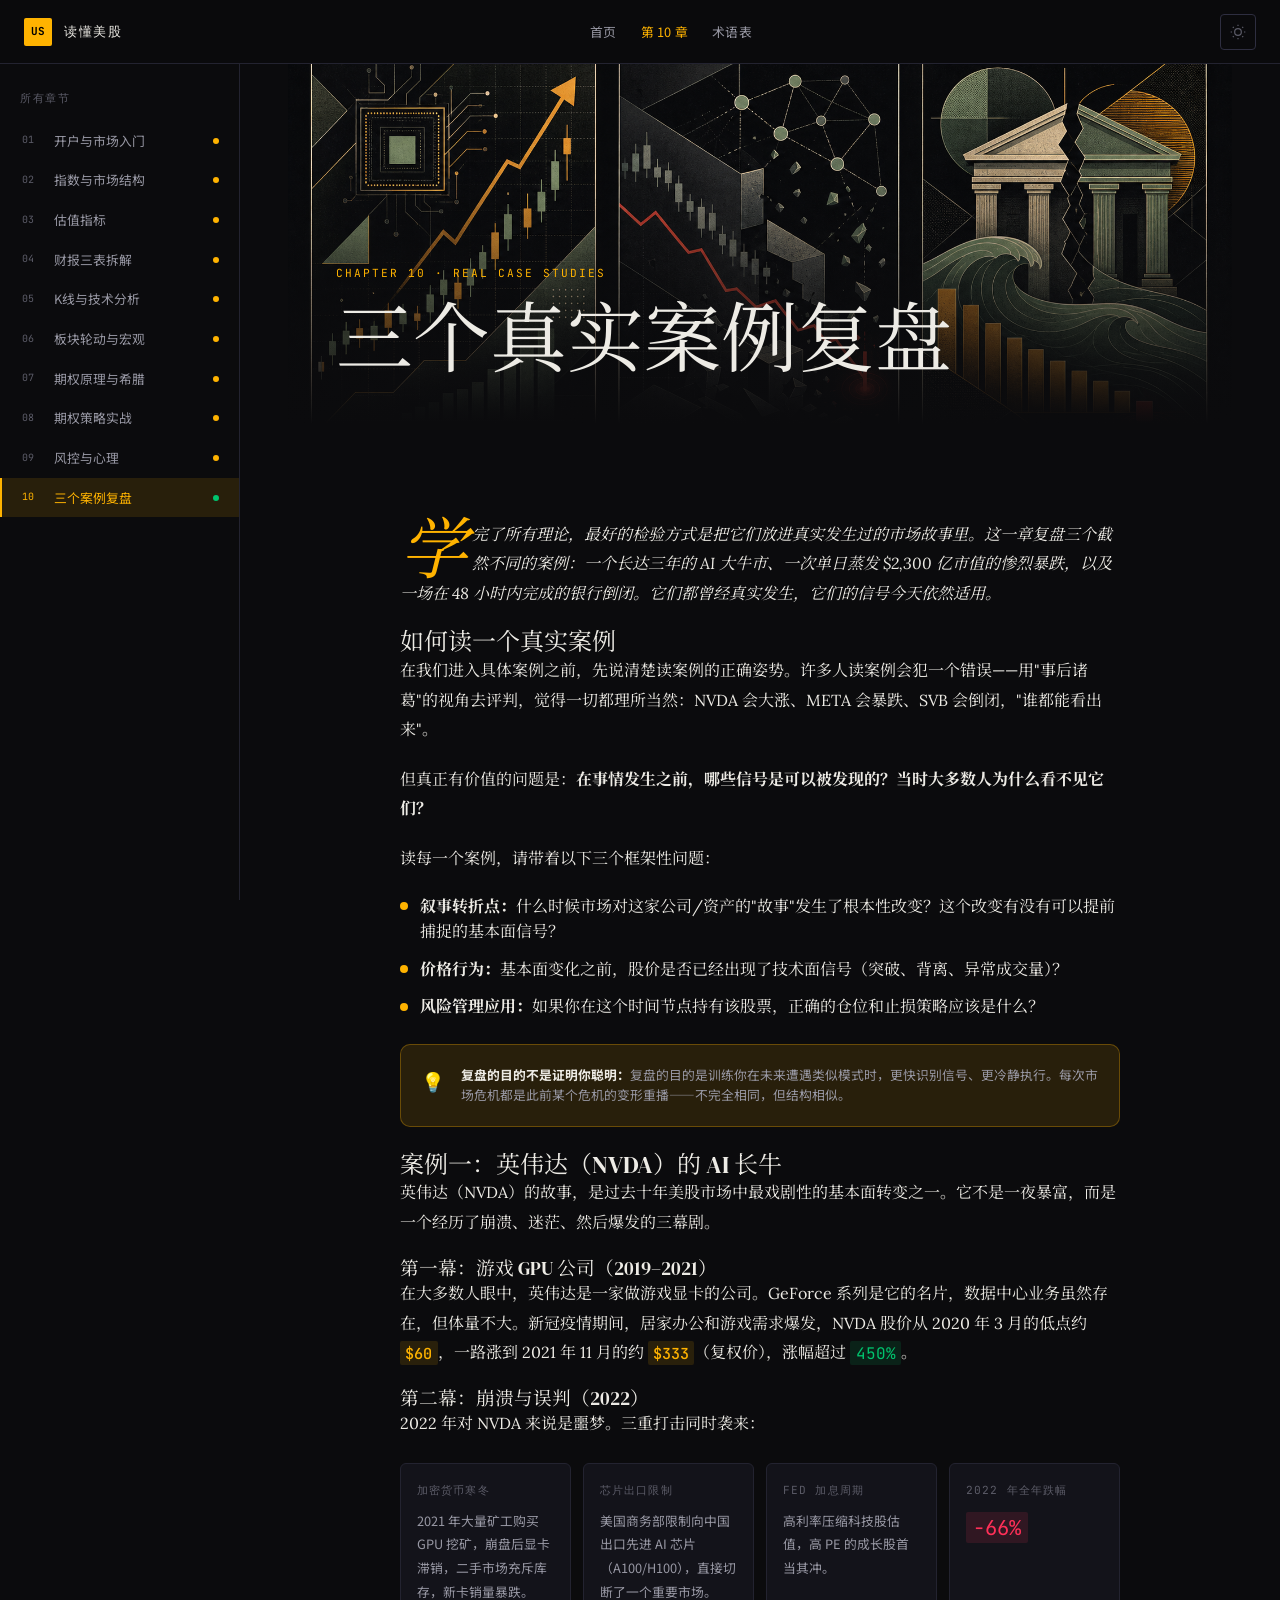
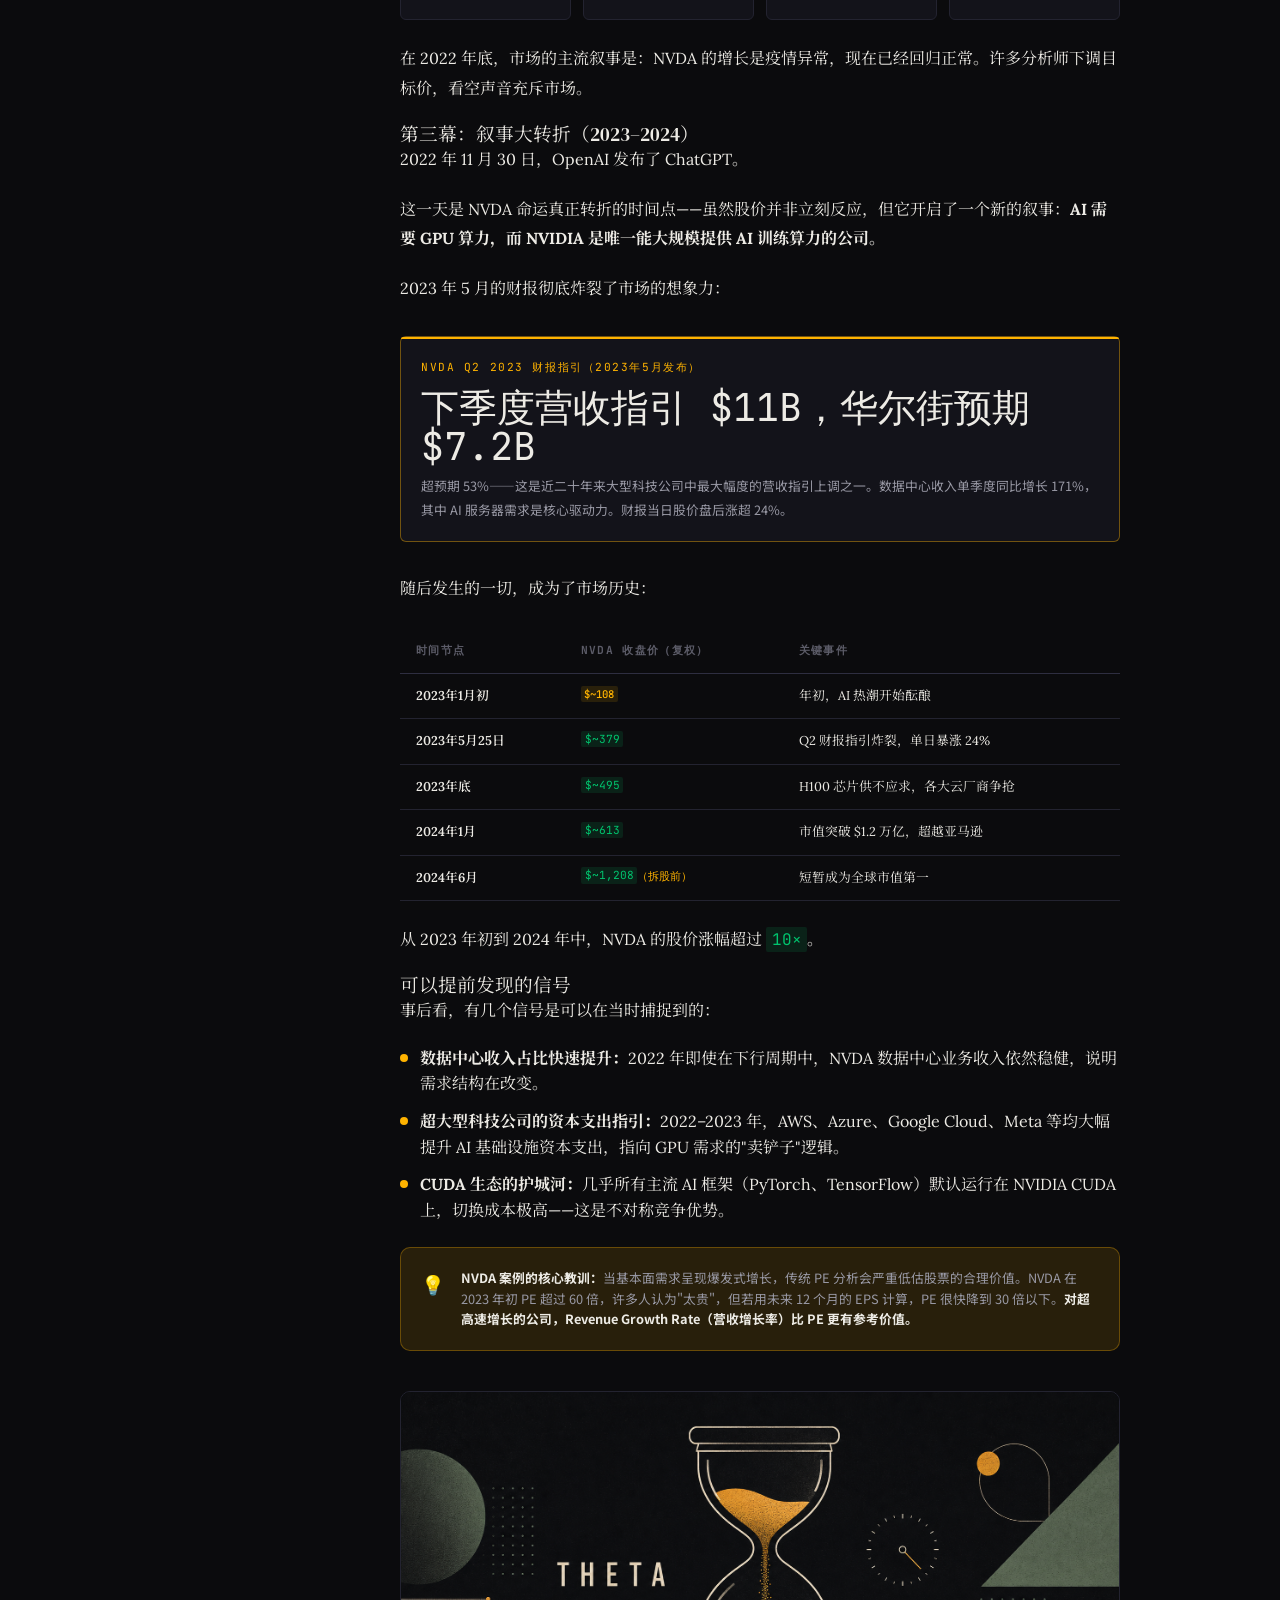
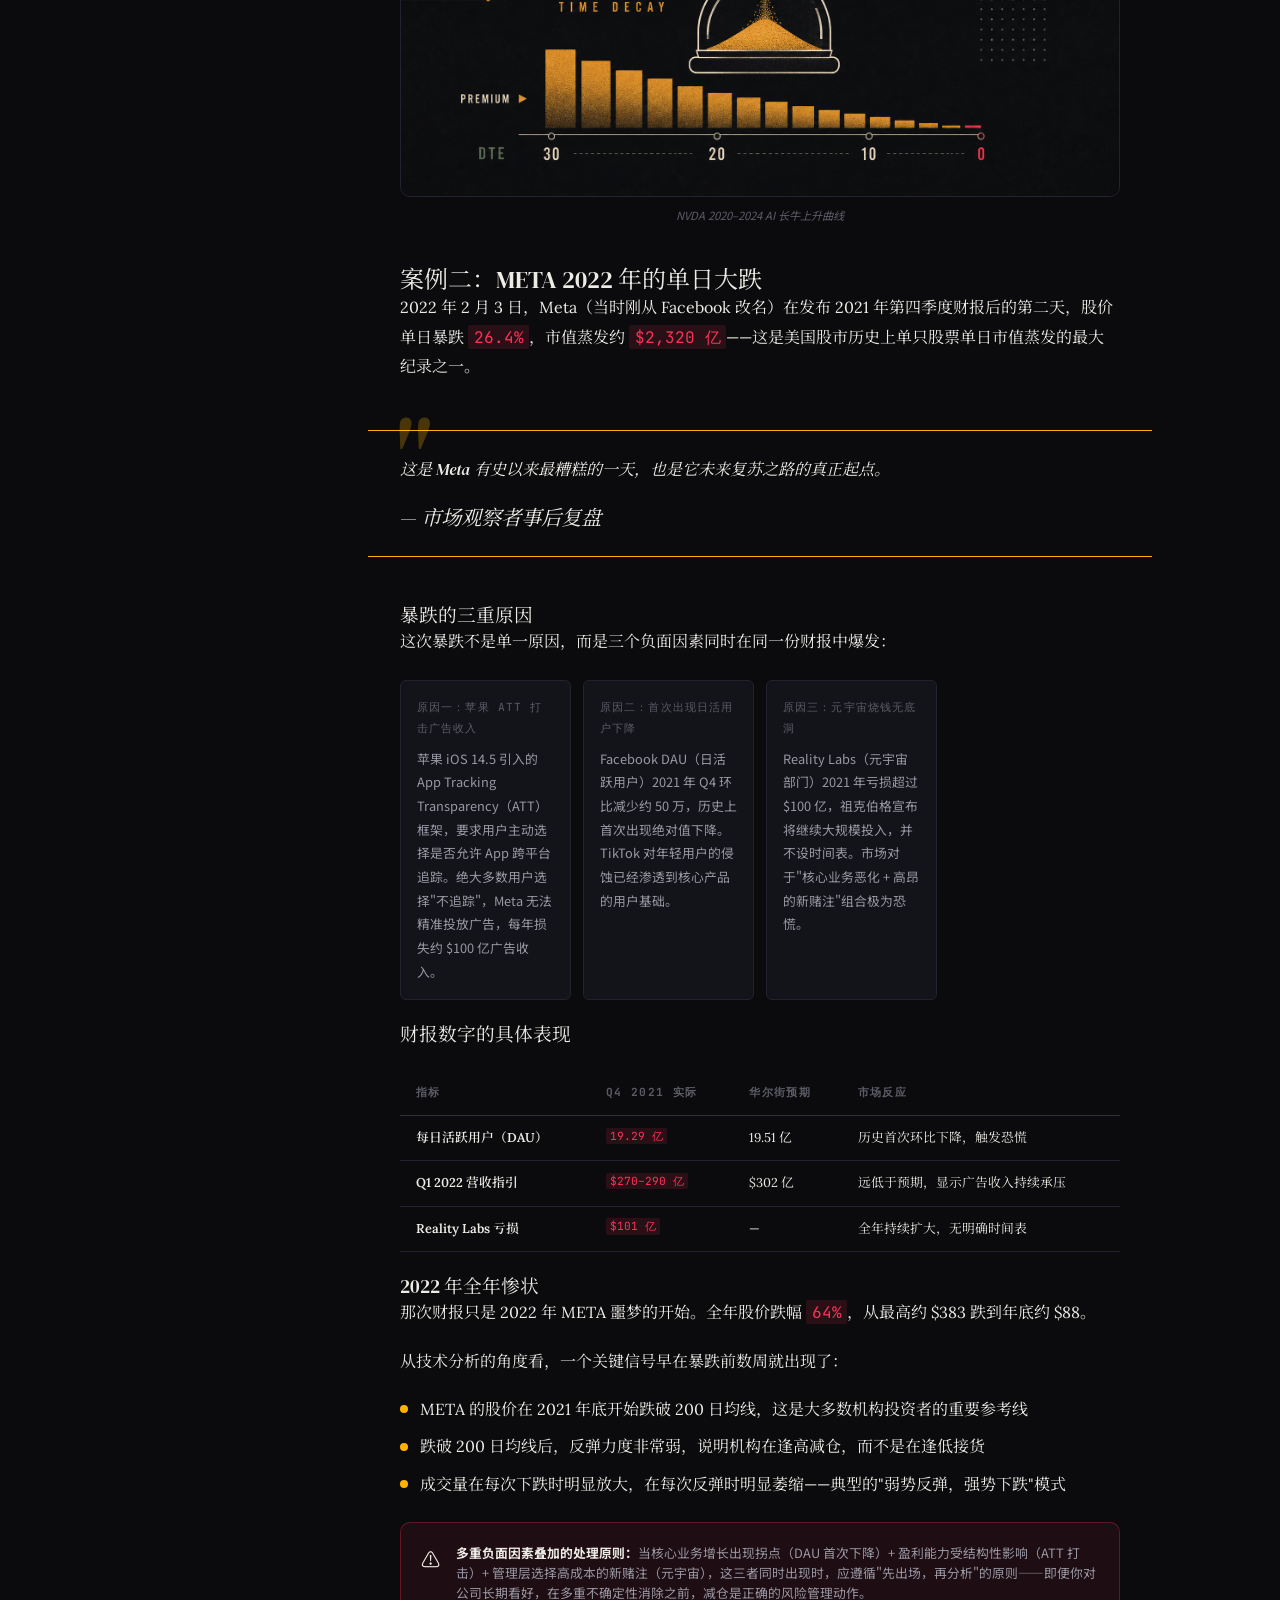
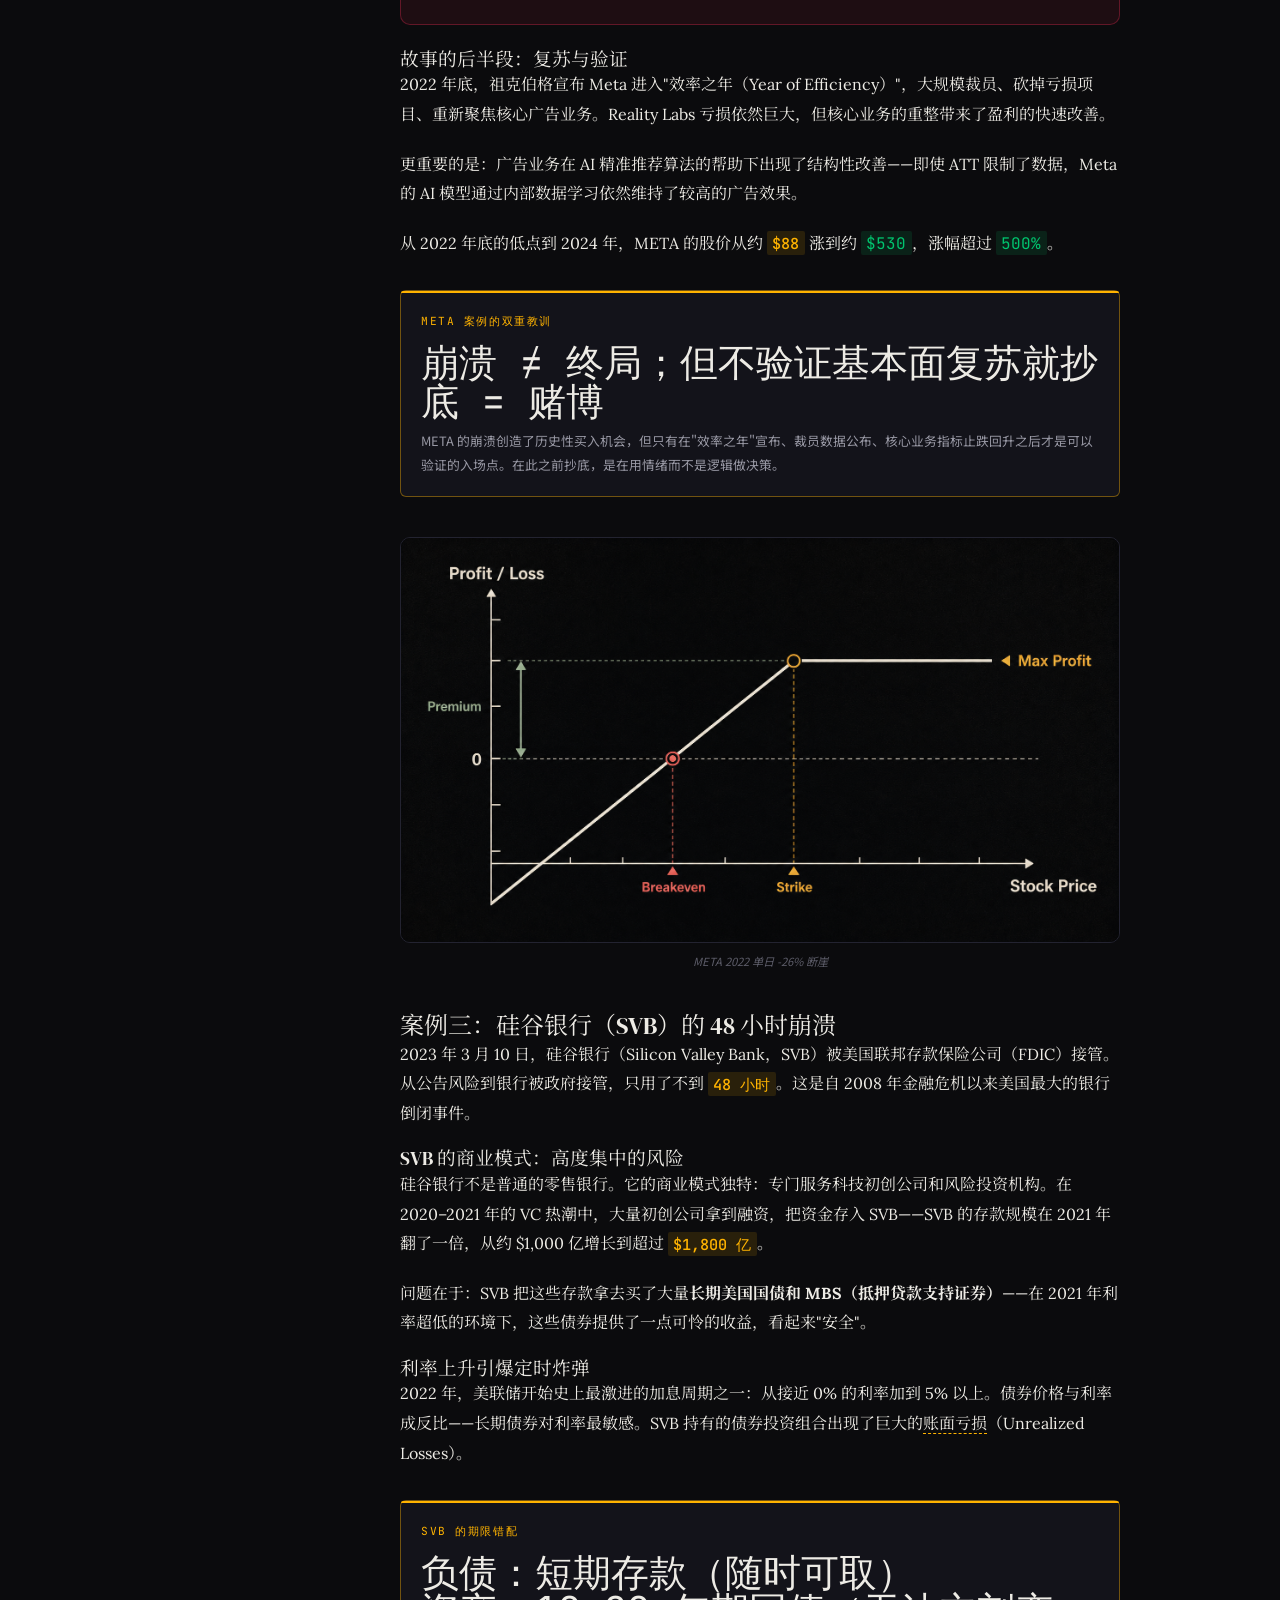
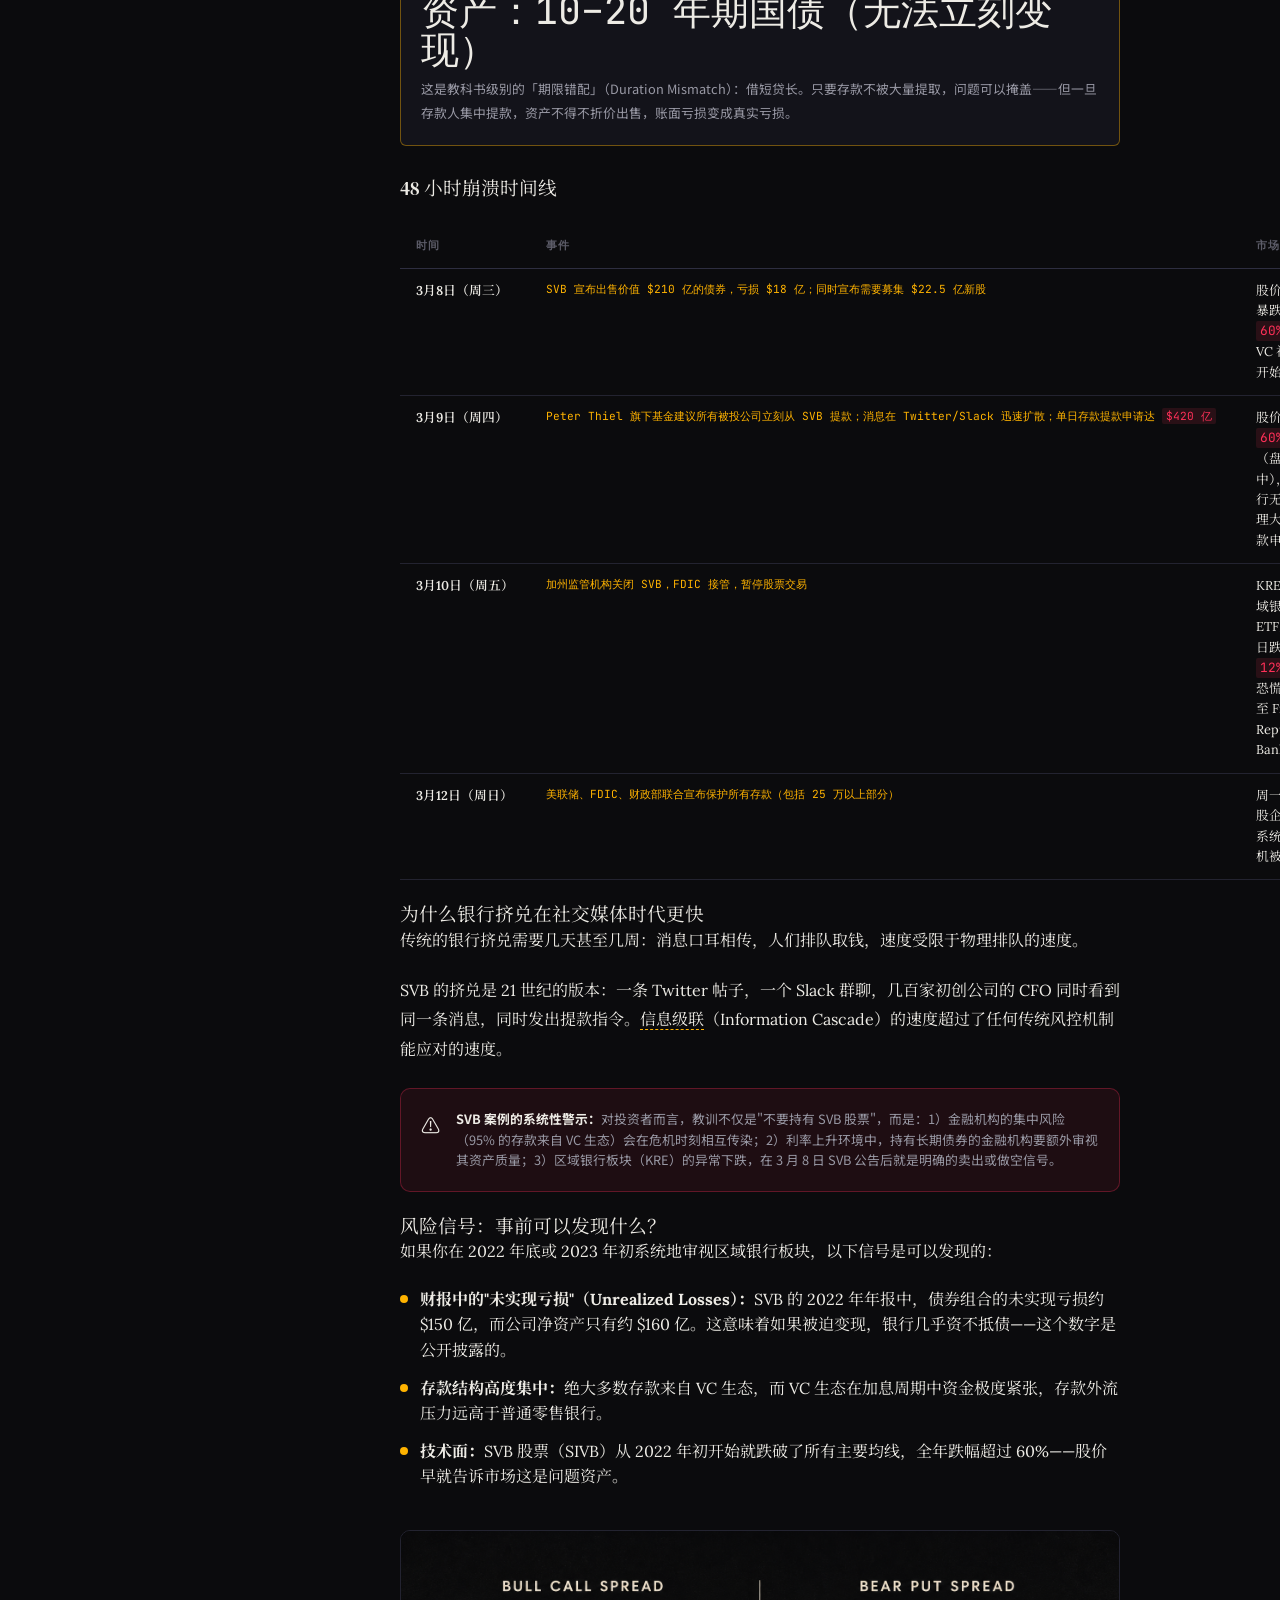
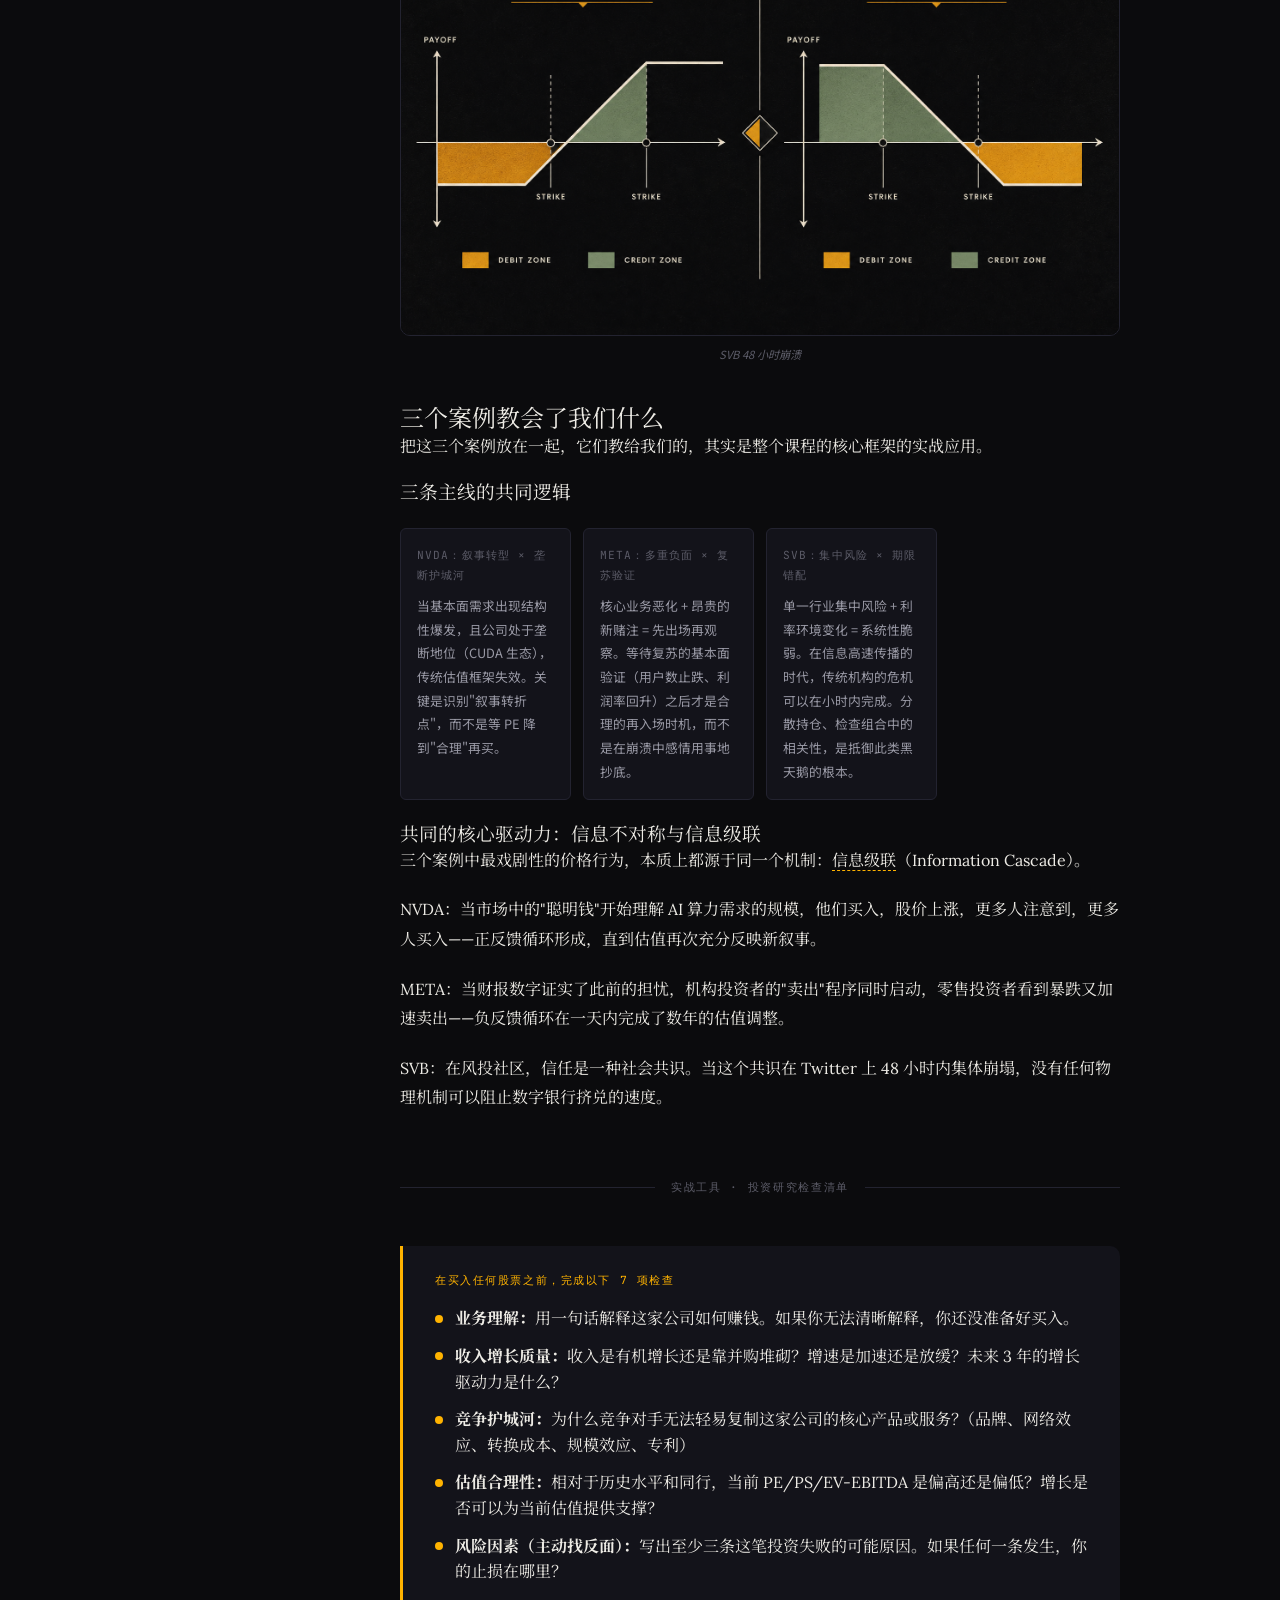
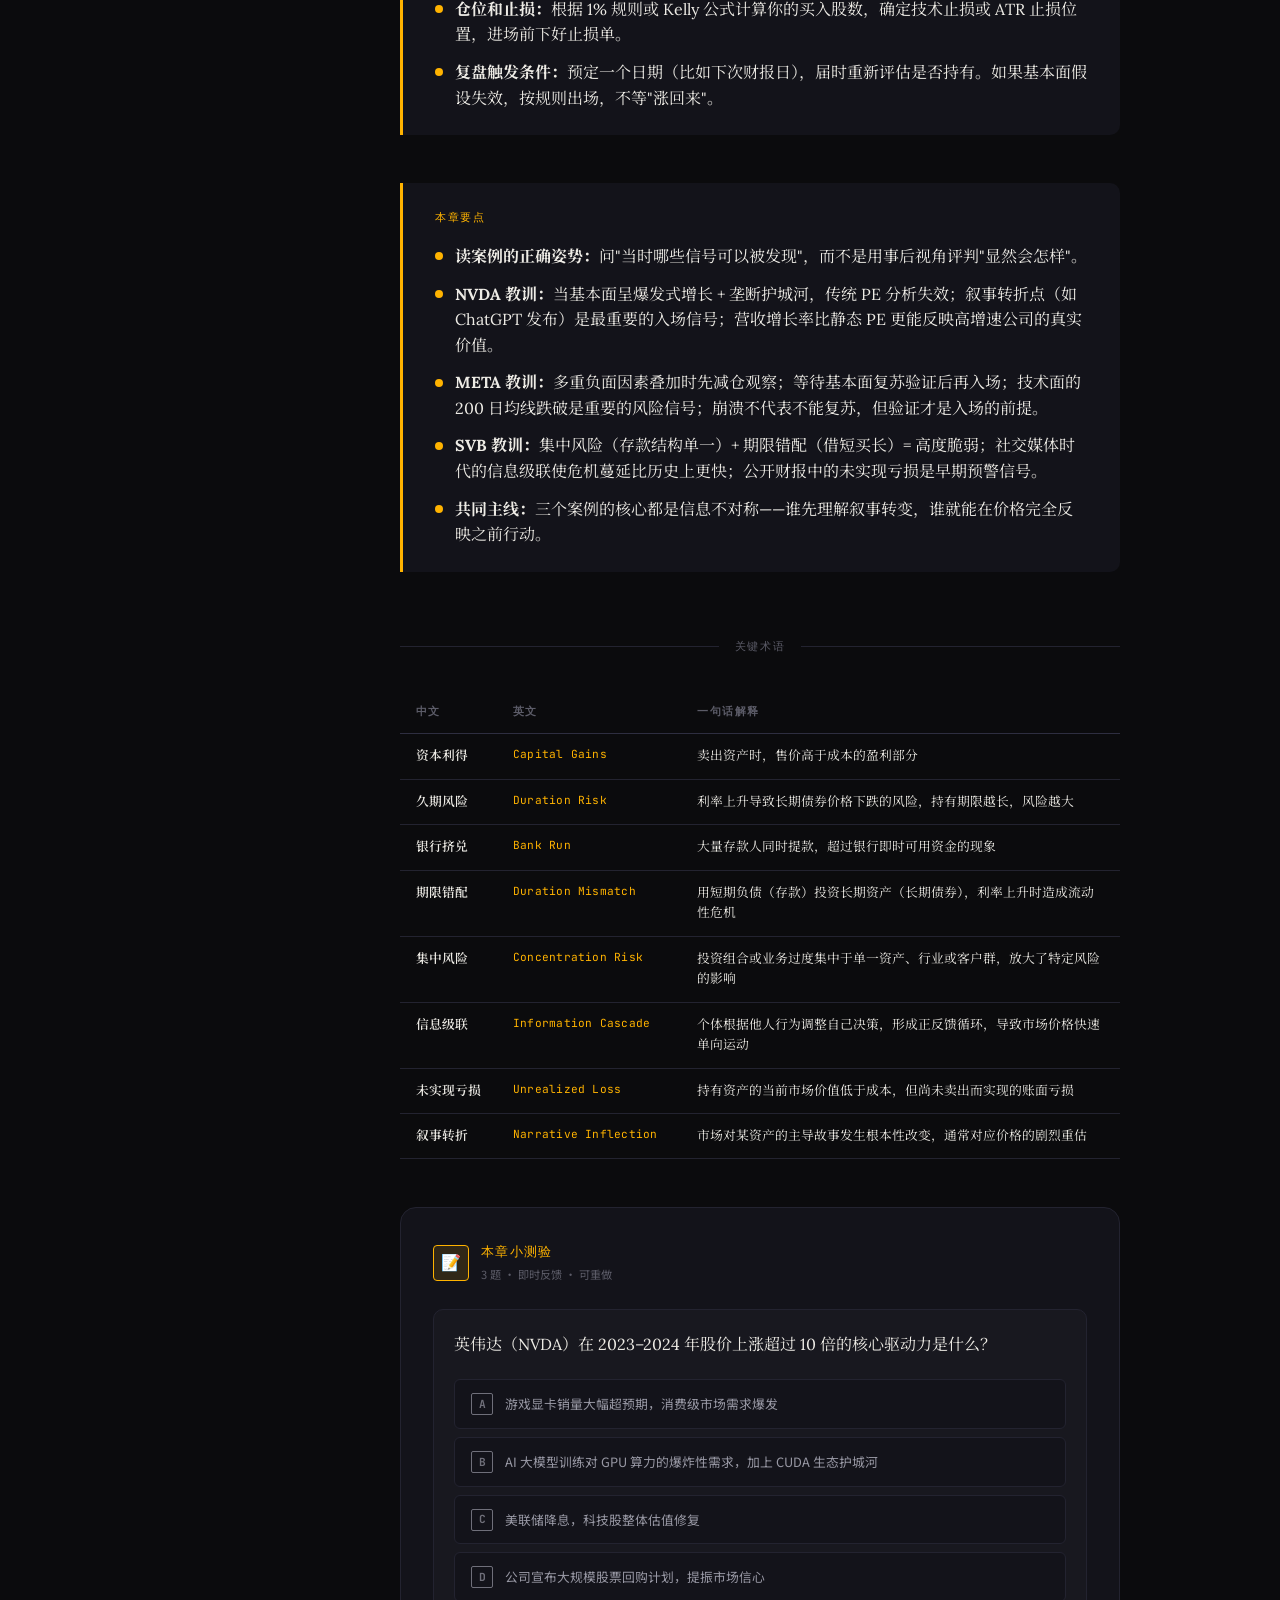
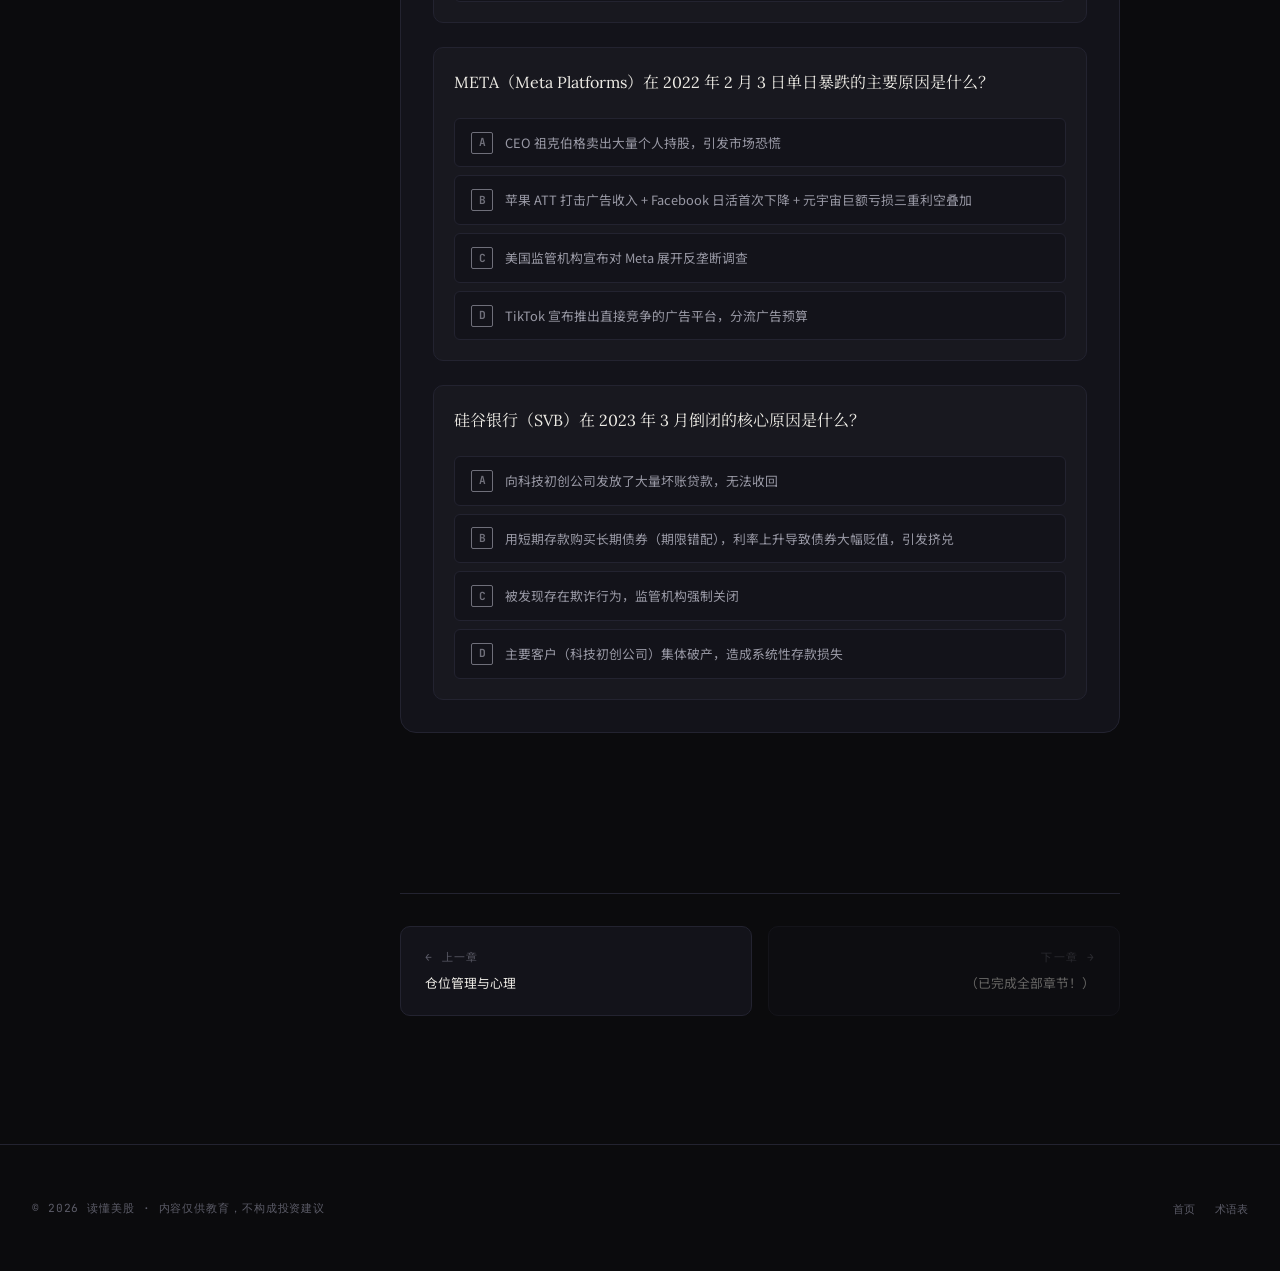
<file: chapters/10-case-studies.html>
<!DOCTYPE html>
<html lang="zh-CN">
<head>
  <meta charset="UTF-8">
  <meta name="viewport" content="width=device-width, initial-scale=1.0">
  <meta name="description" content="三个真实案例复盘：英伟达AI长牛、META 2022单日大跌、硅谷银行48小时崩溃——用真实市场故事检验本课程所有知识。">
  <meta name="base-url" content="../">
  <title>第 10 章：三个真实案例复盘 · 读懂美股</title>  <meta property="og:title" content="第 10 章：三个真实案例复盘 · 读懂美股">  <meta property="og:description" content="美股从入门到期权的完整中文教程，通俗易懂，含8个互动工具。">  <meta property="og:type" content="article">  <meta property="og:image" content="../assets/images/ch10-hero.png">  <meta name="twitter:card" content="summary_large_image">  <link rel="icon" type="image/svg+xml" href="../assets/images/favicon.svg">
  <link rel="preconnect" href="https://fonts.googleapis.com">
  <link rel="preconnect" href="https://fonts.gstatic.com" crossorigin>
  <link href="https://fonts.googleapis.com/css2?family=DM+Serif+Display:ital@0;1&family=Lora:ital,wght@0,400;0,600;0,700;1,400&family=JetBrains+Mono:wght@400;500&family=Noto+Serif+SC:wght@400;600&family=Noto+Sans+SC:wght@400;500&display=swap" rel="stylesheet">
  <script>(function(){var t=localStorage.getItem('usstock-theme')||'dark';document.documentElement.setAttribute('data-theme',t==='paper'?'paper':'');})();</script>
  <link rel="stylesheet" href="../assets/css/reset.css">
  <link rel="stylesheet" href="../assets/css/tokens.css">
  <link rel="stylesheet" href="../assets/css/typography.css">
  <link rel="stylesheet" href="../assets/css/layout.css">
  <link rel="stylesheet" href="../assets/css/components.css">
  <link rel="stylesheet" href="../assets/css/tools.css">
  <link rel="stylesheet" href="../assets/css/animations.css">
</head>
<body>

<div class="reading-progress"></div>

<!-- ── Nav ── -->
<header class="site-nav">
  <div class="nav-inner">
    <a href="../index.html" class="nav-logo">
      <span class="nav-logo-mark">US</span>
      读懂美股
    </a>
    <nav>
      <ul class="nav-links">
        <li><a href="../index.html">首页</a></li>
        <li><a href="10-case-studies.html" class="active">第 10 章</a></li>
        <li><a href="../glossary.html">术语表</a></li>
      </ul>
    </nav>
    <div class="nav-actions">
      <button class="mobile-menu-btn" aria-label="打开目录" aria-expanded="false">
        <svg viewBox="0 0 20 20" fill="none" stroke="currentColor" stroke-width="1.8" width="18" height="18"><line x1="3" y1="5" x2="17" y2="5"/><line x1="3" y1="10" x2="17" y2="10"/><line x1="3" y1="15" x2="17" y2="15"/></svg>
      </button>
      <button class="theme-toggle" aria-label="切换主题">
        <svg viewBox="0 0 24 24" fill="none" stroke="currentColor" stroke-width="1.8" width="16" height="16"><circle cx="12" cy="12" r="5"/><line x1="12" y1="1" x2="12" y2="3"/><line x1="12" y1="21" x2="12" y2="23"/><line x1="4.22" y1="4.22" x2="5.64" y2="5.64"/><line x1="18.36" y1="18.36" x2="19.78" y2="19.78"/><line x1="1" y1="12" x2="3" y2="12"/><line x1="21" y1="12" x2="23" y2="12"/><line x1="4.22" y1="19.78" x2="5.64" y2="18.36"/><line x1="18.36" y1="5.64" x2="19.78" y2="4.22"/></svg>
      </button>
    </div>
  </div>
</header>

<!-- ── Chapter Layout ── -->
<div class="chapter-layout">

  <!-- Sidebar -->
  <aside class="chapter-sidebar">
    <p class="sidebar-nav-label">所有章节</p>
    <ul class="sidebar-chapter-list">
      <li><a href="01-getting-started.html"><span class="sidebar-chapter-num">01</span>开户与市场入门<span class="sidebar-progress-dot"></span></a></li>
      <li><a href="02-market-structure.html"><span class="sidebar-chapter-num">02</span>指数与市场结构<span class="sidebar-progress-dot"></span></a></li>
      <li><a href="03-valuation.html"><span class="sidebar-chapter-num">03</span>估值指标<span class="sidebar-progress-dot"></span></a></li>
      <li><a href="04-financials.html"><span class="sidebar-chapter-num">04</span>财报三表拆解<span class="sidebar-progress-dot"></span></a></li>
      <li><a href="05-technical.html"><span class="sidebar-chapter-num">05</span>K线与技术分析<span class="sidebar-progress-dot"></span></a></li>
      <li><a href="06-sectors-macro.html"><span class="sidebar-chapter-num">06</span>板块轮动与宏观<span class="sidebar-progress-dot"></span></a></li>
      <li><a href="07-options-basics.html"><span class="sidebar-chapter-num">07</span>期权原理与希腊<span class="sidebar-progress-dot"></span></a></li>
      <li><a href="08-options-strategies.html"><span class="sidebar-chapter-num">08</span>期权策略实战<span class="sidebar-progress-dot"></span></a></li>
      <li><a href="09-risk-psychology.html"><span class="sidebar-chapter-num">09</span>风控与心理<span class="sidebar-progress-dot"></span></a></li>
      <li><a href="10-case-studies.html" class="active"><span class="sidebar-chapter-num">10</span>三个案例复盘<span class="sidebar-progress-dot"></span></a></li>
    </ul>
  </aside>

  <!-- Main Content -->
  <main class="chapter-content">

    <!-- Hero -->
    <div class="chapter-hero">
      <img src="../assets/images/ch10-hero.png" alt="" loading="lazy" class="ken-burns" onerror="this.style.display='none'">
    <div class="chapter-hero-placeholder">
        <div class="chapter-hero-overlay">
          <span class="chapter-kicker">Chapter 10 · Real Case Studies</span>
          <h1 class="hero-title">三个真实案例复盘</h1>
        </div>
      </div>
    </div>

    <article class="prose">

      <!-- Lead -->
      <p class="lead">学完了所有理论，最好的检验方式是把它们放进真实发生过的市场故事里。这一章复盘三个截然不同的案例：一个长达三年的 AI 大牛市、一次单日蒸发 $2,300 亿市值的惨烈暴跌，以及一场在 48 小时内完成的银行倒闭。它们都曾经真实发生，它们的信号今天依然适用。</p>

      <!-- ── Section 1 ── -->
      <h2 id="s1">如何读一个真实案例</h2>

      <p>在我们进入具体案例之前，先说清楚读案例的正确姿势。许多人读案例会犯一个错误——用"事后诸葛"的视角去评判，觉得一切都理所当然：NVDA 会大涨、META 会暴跌、SVB 会倒闭，"谁都能看出来"。</p>

      <p>但真正有价值的问题是：<strong>在事情发生之前，哪些信号是可以被发现的？当时大多数人为什么看不见它们？</strong></p>

      <p>读每一个案例，请带着以下三个框架性问题：</p>

      <ul class="key-points">
        <li><strong>叙事转折点：</strong>什么时候市场对这家公司/资产的"故事"发生了根本性改变？这个改变有没有可以提前捕捉的基本面信号？</li>
        <li><strong>价格行为：</strong>基本面变化之前，股价是否已经出现了技术面信号（突破、背离、异常成交量）？</li>
        <li><strong>风险管理应用：</strong>如果你在这个时间节点持有该股票，正确的仓位和止损策略应该是什么？</li>
      </ul>

      <div class="callout callout-tip">
        <span class="callout-icon">💡</span>
        <div class="callout-body"><strong>复盘的目的不是证明你聪明：</strong>复盘的目的是训练你在未来遭遇类似模式时，更快识别信号、更冷静执行。每次市场危机都是此前某个危机的变形重播——不完全相同，但结构相似。</div>
      </div>

      <!-- ── Section 2 ── -->
      <h2 id="s2">案例一：英伟达（NVDA）的 AI 长牛</h2>

      <p>英伟达（NVDA）的故事，是过去十年美股市场中最戏剧性的基本面转变之一。它不是一夜暴富，而是一个经历了崩溃、迷茫、然后爆发的三幕剧。</p>

      <h3>第一幕：游戏 GPU 公司（2019–2021）</h3>

      <p>在大多数人眼中，英伟达是一家做游戏显卡的公司。GeForce 系列是它的名片，数据中心业务虽然存在，但体量不大。新冠疫情期间，居家办公和游戏需求爆发，NVDA 股价从 2020 年 3 月的低点约 <span class="data-num">$60</span>，一路涨到 2021 年 11 月的约 <span class="data-num">$333</span>（复权价），涨幅超过 <span class="data-up">450%</span>。</p>

      <h3>第二幕：崩溃与误判（2022）</h3>

      <p>2022 年对 NVDA 来说是噩梦。三重打击同时袭来：</p>

      <div class="stat-grid">
        <div class="stat-item">
          <div class="stat-label">加密货币寒冬</div>
          <div class="stat-value" style="font-size: var(--ts-sm); font-family: var(--font-sans); color: var(--ink-secondary);">2021 年大量矿工购买 GPU 挖矿，崩盘后显卡滞销，二手市场充斥库存，新卡销量暴跌。</div>
        </div>
        <div class="stat-item">
          <div class="stat-label">芯片出口限制</div>
          <div class="stat-value" style="font-size: var(--ts-sm); font-family: var(--font-sans); color: var(--ink-secondary);">美国商务部限制向中国出口先进 AI 芯片（A100/H100），直接切断了一个重要市场。</div>
        </div>
        <div class="stat-item">
          <div class="stat-label">Fed 加息周期</div>
          <div class="stat-value" style="font-size: var(--ts-sm); font-family: var(--font-sans); color: var(--ink-secondary);">高利率压缩科技股估值，高 PE 的成长股首当其冲。</div>
        </div>
        <div class="stat-item">
          <div class="stat-label">2022 年全年跌幅</div>
          <div class="stat-value"><span class="data-down">−66%</span></div>
        </div>
      </div>

      <p>在 2022 年底，市场的主流叙事是：NVDA 的增长是疫情异常，现在已经回归正常。许多分析师下调目标价，看空声音充斥市场。</p>

      <h3>第三幕：叙事大转折（2023–2024）</h3>

      <p>2022 年 11 月 30 日，OpenAI 发布了 ChatGPT。</p>

      <p>这一天是 NVDA 命运真正转折的时间点——虽然股价并非立刻反应，但它开启了一个新的叙事：<strong>AI 需要 GPU 算力，而 NVIDIA 是唯一能大规模提供 AI 训练算力的公司。</strong></p>

      <p>2023 年 5 月的财报彻底炸裂了市场的想象力：</p>

      <div class="data-card">
        <div class="data-card-label">NVDA Q2 2023 财报指引（2023年5月发布）</div>
        <div class="data-card-value">下季度营收指引 $11B，华尔街预期 $7.2B</div>
        <div class="data-card-sub">超预期 53%——这是近二十年来大型科技公司中最大幅度的营收指引上调之一。数据中心收入单季度同比增长 171%，其中 AI 服务器需求是核心驱动力。财报当日股价盘后涨超 24%。</div>
      </div>

      <p>随后发生的一切，成为了市场历史：</p>

      <table class="glossary-table">
        <thead>
          <tr><th>时间节点</th><th>NVDA 收盘价（复权）</th><th>关键事件</th></tr>
        </thead>
        <tbody>
          <tr><td>2023年1月初</td><td><span class="data-num">$~108</span></td><td>年初，AI 热潮开始酝酿</td></tr>
          <tr><td>2023年5月25日</td><td><span class="data-up">$~379</span></td><td>Q2 财报指引炸裂，单日暴涨 24%</td></tr>
          <tr><td>2023年底</td><td><span class="data-up">$~495</span></td><td>H100 芯片供不应求，各大云厂商争抢</td></tr>
          <tr><td>2024年1月</td><td><span class="data-up">$~613</span></td><td>市值突破 $1.2 万亿，超越亚马逊</td></tr>
          <tr><td>2024年6月</td><td><span class="data-up">$~1,208</span>（拆股前）</td><td>短暂成为全球市值第一</td></tr>
        </tbody>
      </table>

      <p>从 2023 年初到 2024 年中，NVDA 的股价涨幅超过 <span class="data-up">10×</span>。</p>

      <h3>可以提前发现的信号</h3>

      <p>事后看，有几个信号是可以在当时捕捉到的：</p>

      <ul class="key-points">
        <li><strong>数据中心收入占比快速提升：</strong>2022 年即使在下行周期中，NVDA 数据中心业务收入依然稳健，说明需求结构在改变。</li>
        <li><strong>超大型科技公司的资本支出指引：</strong>2022–2023 年，AWS、Azure、Google Cloud、Meta 等均大幅提升 AI 基础设施资本支出，指向 GPU 需求的"卖铲子"逻辑。</li>
        <li><strong>CUDA 生态的护城河：</strong>几乎所有主流 AI 框架（PyTorch、TensorFlow）默认运行在 NVIDIA CUDA 上，切换成本极高——这是不对称竞争优势。</li>
      </ul>

      <div class="callout callout-tip">
        <span class="callout-icon">💡</span>
        <div class="callout-body"><strong>NVDA 案例的核心教训：</strong>当基本面需求呈现爆发式增长，传统 PE 分析会严重低估股票的合理价值。NVDA 在 2023 年初 PE 超过 60 倍，许多人认为"太贵"，但若用未来 12 个月的 EPS 计算，PE 很快降到 30 倍以下。<strong>对超高速增长的公司，Revenue Growth Rate（营收增长率）比 PE 更有参考价值。</strong></div>
      </div>

      <!-- ── Section 3 ── -->
      <figure class="chapter-figure reveal">
        <img src="../assets/images/ch10-inline-1.png" alt="NVDA 2020–2024 AI 长牛上升曲线" loading="lazy" onerror="this.style.display='none'">
        <figcaption>NVDA 2020–2024 AI 长牛上升曲线</figcaption>
      </figure>

      <h2 id="s3">案例二：META 2022 年的单日大跌</h2>

      <p>2022 年 2 月 3 日，Meta（当时刚从 Facebook 改名）在发布 2021 年第四季度财报后的第二天，股价单日暴跌 <span class="data-down">26.4%</span>，市值蒸发约 <span class="data-down">$2,320 亿</span>——这是美国股市历史上单只股票单日市值蒸发的最大纪录之一。</p>

      <div class="pull-quote">
        <p>这是 Meta 有史以来最糟糕的一天，也是它未来复苏之路的真正起点。</p>
        <cite>— 市场观察者事后复盘</cite>
      </div>

      <h3>暴跌的三重原因</h3>

      <p>这次暴跌不是单一原因，而是三个负面因素同时在同一份财报中爆发：</p>

      <div class="stat-grid">
        <div class="stat-item">
          <div class="stat-label">原因一：苹果 ATT 打击广告收入</div>
          <div class="stat-value" style="font-size: var(--ts-sm); font-family: var(--font-sans); color: var(--ink-secondary);">苹果 iOS 14.5 引入的 App Tracking Transparency（ATT）框架，要求用户主动选择是否允许 App 跨平台追踪。绝大多数用户选择"不追踪"，Meta 无法精准投放广告，每年损失约 $100 亿广告收入。</div>
        </div>
        <div class="stat-item">
          <div class="stat-label">原因二：首次出现日活用户下降</div>
          <div class="stat-value" style="font-size: var(--ts-sm); font-family: var(--font-sans); color: var(--ink-secondary);">Facebook DAU（日活跃用户）2021 年 Q4 环比减少约 50 万，历史上首次出现绝对值下降。TikTok 对年轻用户的侵蚀已经渗透到核心产品的用户基础。</div>
        </div>
        <div class="stat-item">
          <div class="stat-label">原因三：元宇宙烧钱无底洞</div>
          <div class="stat-value" style="font-size: var(--ts-sm); font-family: var(--font-sans); color: var(--ink-secondary);">Reality Labs（元宇宙部门）2021 年亏损超过 $100 亿，祖克伯格宣布将继续大规模投入，并不设时间表。市场对于"核心业务恶化 + 高昂的新赌注"组合极为恐慌。</div>
        </div>
      </div>

      <h3>财报数字的具体表现</h3>

      <table class="glossary-table">
        <thead>
          <tr><th>指标</th><th>Q4 2021 实际</th><th>华尔街预期</th><th>市场反应</th></tr>
        </thead>
        <tbody>
          <tr><td>每日活跃用户（DAU）</td><td><span class="data-down">19.29 亿</span></td><td>19.51 亿</td><td>历史首次环比下降，触发恐慌</td></tr>
          <tr><td>Q1 2022 营收指引</td><td><span class="data-down">$270–290 亿</span></td><td>$302 亿</td><td>远低于预期，显示广告收入持续承压</td></tr>
          <tr><td>Reality Labs 亏损</td><td><span class="data-down">$101 亿</span></td><td>—</td><td>全年持续扩大，无明确时间表</td></tr>
        </tbody>
      </table>

      <h3>2022 年全年惨状</h3>

      <p>那次财报只是 2022 年 META 噩梦的开始。全年股价跌幅 <span class="data-down">64%</span>，从最高约 $383 跌到年底约 $88。</p>

      <p>从技术分析的角度看，一个关键信号早在暴跌前数周就出现了：</p>

      <ul class="key-points">
        <li>META 的股价在 2021 年底开始跌破 200 日均线，这是大多数机构投资者的重要参考线</li>
        <li>跌破 200 日均线后，反弹力度非常弱，说明机构在逢高减仓，而不是在逢低接货</li>
        <li>成交量在每次下跌时明显放大，在每次反弹时明显萎缩——典型的"弱势反弹，强势下跌"模式</li>
      </ul>

      <div class="callout callout-warning">
        <span class="callout-icon">⚠️</span>
        <div class="callout-body"><strong>多重负面因素叠加的处理原则：</strong>当核心业务增长出现拐点（DAU 首次下降）+ 盈利能力受结构性影响（ATT 打击）+ 管理层选择高成本的新赌注（元宇宙），这三者同时出现时，应遵循"先出场，再分析"的原则——即便你对公司长期看好，在多重不确定性消除之前，减仓是正确的风险管理动作。</div>
      </div>

      <h3>故事的后半段：复苏与验证</h3>

      <p>2022 年底，祖克伯格宣布 Meta 进入"效率之年（Year of Efficiency）"，大规模裁员、砍掉亏损项目、重新聚焦核心广告业务。Reality Labs 亏损依然巨大，但核心业务的重整带来了盈利的快速改善。</p>

      <p>更重要的是：广告业务在 AI 精准推荐算法的帮助下出现了结构性改善——即使 ATT 限制了数据，Meta 的 AI 模型通过内部数据学习依然维持了较高的广告效果。</p>

      <p>从 2022 年底的低点到 2024 年，META 的股价从约 <span class="data-num">$88</span> 涨到约 <span class="data-up">$530</span>，涨幅超过 <span class="data-up">500%</span>。</p>

      <div class="data-card">
        <div class="data-card-label">META 案例的双重教训</div>
        <div class="data-card-value">崩溃 ≠ 终局；但不验证基本面复苏就抄底 = 赌博</div>
        <div class="data-card-sub">META 的崩溃创造了历史性买入机会，但只有在"效率之年"宣布、裁员数据公布、核心业务指标止跌回升之后才是可以验证的入场点。在此之前抄底，是在用情绪而不是逻辑做决策。</div>
      </div>

      <!-- ── Section 4 ── -->
      <figure class="chapter-figure reveal">
        <img src="../assets/images/ch10-inline-2.png" alt="META 2022 单日 -26% 断崖" loading="lazy" onerror="this.style.display='none'">
        <figcaption>META 2022 单日 -26% 断崖</figcaption>
      </figure>

      <h2 id="s4">案例三：硅谷银行（SVB）的 48 小时崩溃</h2>

      <p>2023 年 3 月 10 日，硅谷银行（Silicon Valley Bank，SVB）被美国联邦存款保险公司（FDIC）接管。从公告风险到银行被政府接管，只用了不到 <span class="data-num">48 小时</span>。这是自 2008 年金融危机以来美国最大的银行倒闭事件。</p>

      <h3>SVB 的商业模式：高度集中的风险</h3>

      <p>硅谷银行不是普通的零售银行。它的商业模式独特：专门服务科技初创公司和风险投资机构。在 2020–2021 年的 VC 热潮中，大量初创公司拿到融资，把资金存入 SVB——SVB 的存款规模在 2021 年翻了一倍，从约 $1,000 亿增长到超过 <span class="data-num">$1,800 亿</span>。</p>

      <p>问题在于：SVB 把这些存款拿去买了大量<strong>长期美国国债和 MBS（抵押贷款支持证券）</strong>——在 2021 年利率超低的环境下，这些债券提供了一点可怜的收益，看起来"安全"。</p>

      <h3>利率上升引爆定时炸弹</h3>

      <p>2022 年，美联储开始史上最激进的加息周期之一：从接近 0% 的利率加到 5% 以上。债券价格与利率成反比——长期债券对利率最敏感。SVB 持有的债券投资组合出现了巨大的<span data-term="久期风险">账面亏损</span>（Unrealized Losses）。</p>

      <div class="data-card">
        <div class="data-card-label">SVB 的期限错配</div>
        <div class="data-card-value">负债：短期存款（随时可取）<br>资产：10–20 年期国债（无法立刻变现）</div>
        <div class="data-card-sub">这是教科书级别的「期限错配」（Duration Mismatch）：借短贷长。只要存款不被大量提取，问题可以掩盖——但一旦存款人集中提款，资产不得不折价出售，账面亏损变成真实亏损。</div>
      </div>

      <h3>48 小时崩溃时间线</h3>

      <table class="glossary-table">
        <thead>
          <tr><th>时间</th><th>事件</th><th>市场反应</th></tr>
        </thead>
        <tbody>
          <tr>
            <td>3月8日（周三）</td>
            <td>SVB 宣布出售价值 $210 亿的债券，亏损 $18 亿；同时宣布需要募集 $22.5 亿新股</td>
            <td>股价当日暴跌 <span class="data-down">60%</span>，VC 社区开始警觉</td>
          </tr>
          <tr>
            <td>3月9日（周四）</td>
            <td>Peter Thiel 旗下基金建议所有被投公司立刻从 SVB 提款；消息在 Twitter/Slack 迅速扩散；单日存款提款申请达 <span class="data-down">$420 亿</span></td>
            <td>股价再跌 <span class="data-down">60%</span>（盘中），银行无法处理大量提款申请</td>
          </tr>
          <tr>
            <td>3月10日（周五）</td>
            <td>加州监管机构关闭 SVB，FDIC 接管，暂停股票交易</td>
            <td>KRE（区域银行 ETF）单日跌 <span class="data-down">12%</span>；恐慌蔓延至 First Republic Bank 等</td>
          </tr>
          <tr>
            <td>3月12日（周日）</td>
            <td>美联储、FDIC、财政部联合宣布保护所有存款（包括 25 万以上部分）</td>
            <td>周一银行股企稳，系统性危机被阻断</td>
          </tr>
        </tbody>
      </table>

      <h3>为什么银行挤兑在社交媒体时代更快</h3>

      <p>传统的银行挤兑需要几天甚至几周：消息口耳相传，人们排队取钱，速度受限于物理排队的速度。</p>

      <p>SVB 的挤兑是 21 世纪的版本：一条 Twitter 帖子，一个 Slack 群聊，几百家初创公司的 CFO 同时看到同一条消息，同时发出提款指令。<span data-term="信息级联">信息级联</span>（Information Cascade）的速度超过了任何传统风控机制能应对的速度。</p>

      <div class="callout callout-warning">
        <span class="callout-icon">⚠️</span>
        <div class="callout-body"><strong>SVB 案例的系统性警示：</strong>对投资者而言，教训不仅是"不要持有 SVB 股票"，而是：1）金融机构的集中风险（95% 的存款来自 VC 生态）会在危机时刻相互传染；2）利率上升环境中，持有长期债券的金融机构要额外审视其资产质量；3）区域银行板块（KRE）的异常下跌，在 3 月 8 日 SVB 公告后就是明确的卖出或做空信号。</div>
      </div>

      <h3>风险信号：事前可以发现什么？</h3>

      <p>如果你在 2022 年底或 2023 年初系统地审视区域银行板块，以下信号是可以发现的：</p>

      <ul class="key-points">
        <li><strong>财报中的"未实现亏损"（Unrealized Losses）：</strong>SVB 的 2022 年年报中，债券组合的未实现亏损约 $150 亿，而公司净资产只有约 $160 亿。这意味着如果被迫变现，银行几乎资不抵债——这个数字是公开披露的。</li>
        <li><strong>存款结构高度集中：</strong>绝大多数存款来自 VC 生态，而 VC 生态在加息周期中资金极度紧张，存款外流压力远高于普通零售银行。</li>
        <li><strong>技术面：</strong>SVB 股票（SIVB）从 2022 年初开始就跌破了所有主要均线，全年跌幅超过 60%——股价早就告诉市场这是问题资产。</li>
      </ul>

      <!-- ── Section 5 ── -->
      <figure class="chapter-figure reveal">
        <img src="../assets/images/ch10-inline-3.png" alt="SVB 48 小时崩溃" loading="lazy" onerror="this.style.display='none'">
        <figcaption>SVB 48 小时崩溃</figcaption>
      </figure>

      <h2 id="s5">三个案例教会了我们什么</h2>

      <p>把这三个案例放在一起，它们教给我们的，其实是整个课程的核心框架的实战应用。</p>

      <h3>三条主线的共同逻辑</h3>

      <div class="stat-grid">
        <div class="stat-item">
          <div class="stat-label">NVDA：叙事转型 × 垄断护城河</div>
          <div class="stat-value" style="font-size: var(--ts-sm); font-family: var(--font-sans); color: var(--ink-secondary);">当基本面需求出现结构性爆发，且公司处于垄断地位（CUDA 生态），传统估值框架失效。关键是识别"叙事转折点"，而不是等 PE 降到"合理"再买。</div>
        </div>
        <div class="stat-item">
          <div class="stat-label">META：多重负面 × 复苏验证</div>
          <div class="stat-value" style="font-size: var(--ts-sm); font-family: var(--font-sans); color: var(--ink-secondary);">核心业务恶化 + 昂贵的新赌注 = 先出场再观察。等待复苏的基本面验证（用户数止跌、利润率回升）之后才是合理的再入场时机，而不是在崩溃中感情用事地抄底。</div>
        </div>
        <div class="stat-item">
          <div class="stat-label">SVB：集中风险 × 期限错配</div>
          <div class="stat-value" style="font-size: var(--ts-sm); font-family: var(--font-sans); color: var(--ink-secondary);">单一行业集中风险 + 利率环境变化 = 系统性脆弱。在信息高速传播的时代，传统机构的危机可以在小时内完成。分散持仓、检查组合中的相关性，是抵御此类黑天鹅的根本。</div>
        </div>
      </div>

      <h3>共同的核心驱动力：信息不对称与信息级联</h3>

      <p>三个案例中最戏剧性的价格行为，本质上都源于同一个机制：<span data-term="信息级联">信息级联</span>（Information Cascade）。</p>

      <p>NVDA：当市场中的"聪明钱"开始理解 AI 算力需求的规模，他们买入，股价上涨，更多人注意到，更多人买入——正反馈循环形成，直到估值再次充分反映新叙事。</p>

      <p>META：当财报数字证实了此前的担忧，机构投资者的"卖出"程序同时启动，零售投资者看到暴跌又加速卖出——负反馈循环在一天内完成了数年的估值调整。</p>

      <p>SVB：在风投社区，信任是一种社会共识。当这个共识在 Twitter 上 48 小时内集体崩塌，没有任何物理机制可以阻止数字银行挤兑的速度。</p>

      <!-- 买股前检查清单 -->
      <div class="section-rule"><span>实战工具 · 投资研究检查清单</span></div>

      <div class="section-key-points">
        <div class="key-points-header">在买入任何股票之前，完成以下 7 项检查</div>
        <ul class="key-points">
          <li><strong>业务理解：</strong>用一句话解释这家公司如何赚钱。如果你无法清晰解释，你还没准备好买入。</li>
          <li><strong>收入增长质量：</strong>收入是有机增长还是靠并购堆砌？增速是加速还是放缓？未来 3 年的增长驱动力是什么？</li>
          <li><strong>竞争护城河：</strong>为什么竞争对手无法轻易复制这家公司的核心产品或服务？（品牌、网络效应、转换成本、规模效应、专利）</li>
          <li><strong>估值合理性：</strong>相对于历史水平和同行，当前 PE/PS/EV-EBITDA 是偏高还是偏低？增长是否可以为当前估值提供支撑？</li>
          <li><strong>风险因素（主动找反面）：</strong>写出至少三条这笔投资失败的可能原因。如果任何一条发生，你的止损在哪里？</li>
          <li><strong>仓位和止损：</strong>根据 1% 规则或 Kelly 公式计算你的买入股数，确定技术止损或 ATR 止损位置，进场前下好止损单。</li>
          <li><strong>复盘触发条件：</strong>预定一个日期（比如下次财报日），届时重新评估是否持有。如果基本面假设失效，按规则出场，不等"涨回来"。</li>
        </ul>
      </div>

      <!-- ── Key Takeaways ── -->
      <div class="section-key-points">
        <div class="key-points-header">本章要点</div>
        <ul class="key-points">
          <li><strong>读案例的正确姿势：</strong>问"当时哪些信号可以被发现"，而不是用事后视角评判"显然会怎样"。</li>
          <li><strong>NVDA 教训：</strong>当基本面呈爆发式增长 + 垄断护城河，传统 PE 分析失效；叙事转折点（如 ChatGPT 发布）是最重要的入场信号；营收增长率比静态 PE 更能反映高增速公司的真实价值。</li>
          <li><strong>META 教训：</strong>多重负面因素叠加时先减仓观察；等待基本面复苏验证后再入场；技术面的 200 日均线跌破是重要的风险信号；崩溃不代表不能复苏，但验证才是入场的前提。</li>
          <li><strong>SVB 教训：</strong>集中风险（存款结构单一）+ 期限错配（借短买长）= 高度脆弱；社交媒体时代的信息级联使危机蔓延比历史上更快；公开财报中的未实现亏损是早期预警信号。</li>
          <li><strong>共同主线：</strong>三个案例的核心都是信息不对称——谁先理解叙事转变，谁就能在价格完全反映之前行动。</li>
        </ul>
      </div>

      <!-- ── Glossary ── -->
      <div class="section-rule"><span>关键术语</span></div>

      <table class="glossary-table">
        <thead><tr><th>中文</th><th>英文</th><th>一句话解释</th></tr></thead>
        <tbody>
          <tr><td>资本利得</td><td class="en-term">Capital Gains</td><td>卖出资产时，售价高于成本的盈利部分</td></tr>
          <tr><td>久期风险</td><td class="en-term">Duration Risk</td><td>利率上升导致长期债券价格下跌的风险，持有期限越长，风险越大</td></tr>
          <tr><td>银行挤兑</td><td class="en-term">Bank Run</td><td>大量存款人同时提款，超过银行即时可用资金的现象</td></tr>
          <tr><td>期限错配</td><td class="en-term">Duration Mismatch</td><td>用短期负债（存款）投资长期资产（长期债券），利率上升时造成流动性危机</td></tr>
          <tr><td>集中风险</td><td class="en-term">Concentration Risk</td><td>投资组合或业务过度集中于单一资产、行业或客户群，放大了特定风险的影响</td></tr>
          <tr><td>信息级联</td><td class="en-term">Information Cascade</td><td>个体根据他人行为调整自己决策，形成正反馈循环，导致市场价格快速单向运动</td></tr>
          <tr><td>未实现亏损</td><td class="en-term">Unrealized Loss</td><td>持有资产的当前市场价值低于成本，但尚未卖出而实现的账面亏损</td></tr>
          <tr><td>叙事转折</td><td class="en-term">Narrative Inflection</td><td>市场对某资产的主导故事发生根本性改变，通常对应价格的剧烈重估</td></tr>
        </tbody>
      </table>

      <!-- ── Quiz ── -->
      <div class="quiz-section" data-chapter="10">
        <div class="quiz-header">
          <div class="quiz-icon">📝</div>
          <div>
            <div class="quiz-title">本章小测验</div>
            <div class="quiz-subtitle">3 题 · 即时反馈 · 可重做</div>
          </div>
        </div>

        <div class="quiz-questions">

          <div class="quiz-question" data-correct="1" data-explain="英伟达 2023–2024 年暴涨的核心驱动力是 AI 训练对 GPU 算力的爆炸性需求，而英伟达的 CUDA 生态形成了极高的技术护城河，使其成为唯一能大规模供应 AI 训练芯片的公司。这是基本面需求的结构性改变，而非短期炒作。">
            <p class="quiz-q-text">英伟达（NVDA）在 2023–2024 年股价上涨超过 10 倍的核心驱动力是什么？</p>
            <div class="quiz-options">
              <div class="quiz-option"><span class="quiz-option-letter">A</span>游戏显卡销量大幅超预期，消费级市场需求爆发</div>
              <div class="quiz-option"><span class="quiz-option-letter">B</span>AI 大模型训练对 GPU 算力的爆炸性需求，加上 CUDA 生态护城河</div>
              <div class="quiz-option"><span class="quiz-option-letter">C</span>美联储降息，科技股整体估值修复</div>
              <div class="quiz-option"><span class="quiz-option-letter">D</span>公司宣布大规模股票回购计划，提振市场信心</div>
            </div>
            <div class="quiz-result"></div>
          </div>

          <div class="quiz-question" data-correct="1" data-explain="META 2022 年 2 月 3 日单日暴跌 26.4% 的原因是三重负面因素同时爆发：苹果 ATT 打击广告收入（约 $100 亿/年）、Facebook 历史上首次出现日活用户环比下降、元宇宙部门 Reality Labs 全年亏损超过 $100 亿且无明确盈利时间表。三重利空叠加导致了历史级别的单日崩盘。">
            <p class="quiz-q-text">META（Meta Platforms）在 2022 年 2 月 3 日单日暴跌的主要原因是什么？</p>
            <div class="quiz-options">
              <div class="quiz-option"><span class="quiz-option-letter">A</span>CEO 祖克伯格卖出大量个人持股，引发市场恐慌</div>
              <div class="quiz-option"><span class="quiz-option-letter">B</span>苹果 ATT 打击广告收入 + Facebook 日活首次下降 + 元宇宙巨额亏损三重利空叠加</div>
              <div class="quiz-option"><span class="quiz-option-letter">C</span>美国监管机构宣布对 Meta 展开反垄断调查</div>
              <div class="quiz-option"><span class="quiz-option-letter">D</span>TikTok 宣布推出直接竞争的广告平台，分流广告预算</div>
            </div>
            <div class="quiz-result"></div>
          </div>

          <div class="quiz-question" data-correct="1" data-explain="SVB 倒闭的核心原因是经典的「期限错配」（Duration Mismatch）：用短期存款（随时可被提取）购买了大量长期美国国债。利率快速上升后，债券组合出现巨大账面亏损；一旦存款大规模提取，被迫折价出售债券，账面亏损变成真实亏损，资本充足率崩塌，触发监管接管。">
            <p class="quiz-q-text">硅谷银行（SVB）在 2023 年 3 月倒闭的核心原因是什么？</p>
            <div class="quiz-options">
              <div class="quiz-option"><span class="quiz-option-letter">A</span>向科技初创公司发放了大量坏账贷款，无法收回</div>
              <div class="quiz-option"><span class="quiz-option-letter">B</span>用短期存款购买长期债券（期限错配），利率上升导致债券大幅贬值，引发挤兑</div>
              <div class="quiz-option"><span class="quiz-option-letter">C</span>被发现存在欺诈行为，监管机构强制关闭</div>
              <div class="quiz-option"><span class="quiz-option-letter">D</span>主要客户（科技初创公司）集体破产，造成系统性存款损失</div>
            </div>
            <div class="quiz-result"></div>
          </div>

        </div>

        <div class="quiz-score"></div>
      </div>

    </article>

    <!-- Chapter Navigation -->
    <nav class="chapter-nav-footer">
      <a href="09-risk-psychology.html" class="chapter-nav-btn prev" style="text-decoration:none;">
        <span class="chapter-nav-label">← 上一章</span>
        <span class="chapter-nav-title">仓位管理与心理</span>
      </a>
      <div class="chapter-nav-btn next" style="opacity:0.4;pointer-events:none;">
        <span class="chapter-nav-label">下一章 →</span>
        <span class="chapter-nav-title">（已完成全部章节！）</span>
      </div>
    </nav>

  </main>

  <!-- Right TOC -->
  <aside class="chapter-toc">
    <p class="toc-label">本章目录</p>
    <ul class="toc-list">
      <li><a href="#s1">如何读一个真实案例</a></li>
      <li><a href="#s2">案例一：NVDA AI 长牛</a></li>
      <li><a href="#s3">案例二：META 单日大跌</a></li>
      <li><a href="#s4">案例三：SVB 48小时崩溃</a></li>
      <li><a href="#s5">三个案例教会了我们什么</a></li>
    </ul>
  </aside>

</div><!-- .chapter-layout -->

<footer class="site-footer">
  <span class="footer-copy">© 2026 读懂美股 · 内容仅供教育，不构成投资建议</span>
  <ul class="footer-links">
    <li><a href="../index.html">首页</a></li>
    <li><a href="../glossary.html">术语表</a></li>
  </ul>
</footer>

<script src="../assets/js/theme.js"></script>
<script src="../assets/js/nav.js"></script>
<script src="../assets/js/quiz.js"></script>
<script src="../assets/js/progress.js"></script>
<script src="../assets/js/tooltip.js"></script>
</body>
</html>
</file>
<file: assets/css/tokens.css>
/* ===== DESIGN TOKENS ===== */
:root {
  /* Backgrounds - Dark Theme (default) */
  --bg-page: #0B0B0D;
  --bg-panel: #13131A;
  --bg-panel-hover: #1A1A24;
  --bg-elevated: #18181F;
  --bg-paper: #F4F0E6;
  --bg-overlay: rgba(11,11,13,0.85);

  /* Ink */
  --ink-primary: #EDEBE5;
  --ink-secondary: #9898A4;
  --ink-muted: #5C5C68;
  --ink-paper: #18181F;
  --ink-paper-secondary: #484855;

  /* Accents */
  --amber: #FFB300;
  --amber-dim: rgba(255,179,0,0.12);
  --amber-glow: rgba(255,179,0,0.25);
  --green: #00C46E;
  --green-dim: rgba(0,196,110,0.12);
  --red: #FF3058;
  --red-dim: rgba(255,48,88,0.12);
  --sage: #8BBCA0;
  --blue: #4A9EE6;
  --blue-dim: rgba(74,158,230,0.12);

  /* Borders */
  --rule: #232330;
  --rule-mid: #2E2E40;
  --rule-amber: rgba(255,179,0,0.4);

  /* Typography */
  --font-display: 'DM Serif Display', 'Noto Serif SC', 'Songti SC', Georgia, serif;
  --font-serif: 'Lora', 'Noto Serif SC', 'Songti SC', Georgia, serif;
  --font-sans: 'PingFang SC', 'Noto Sans SC', -apple-system, system-ui, sans-serif;
  --font-mono: 'JetBrains Mono', 'SF Mono', 'Menlo', monospace;

  /* Type Scale */
  --ts-xs: clamp(0.7rem, 0.68vw, 0.75rem);
  --ts-sm: clamp(0.8rem, 0.85vw, 0.875rem);
  --ts-base: clamp(0.95rem, 1vw, 1rem);
  --ts-body: clamp(1rem, 1.15vw, 1.125rem);       /* 16-18px */
  --ts-md: clamp(1.1rem, 1.3vw, 1.25rem);
  --ts-lg: clamp(1.25rem, 1.6vw, 1.5rem);
  --ts-xl: clamp(1.5rem, 2.2vw, 2rem);
  --ts-2xl: clamp(1.875rem, 3vw, 2.75rem);
  --ts-3xl: clamp(2.25rem, 4.5vw, 4rem);
  --ts-4xl: clamp(3rem, 6.5vw, 5.5rem);
  --ts-hero: clamp(2.75rem, 6vw, 6rem);

  /* Leading */
  --leading-tight: 1.15;
  --leading-snug: 1.35;
  --leading-normal: 1.6;
  --leading-loose: 1.8;
  --leading-prose: 1.85;

  /* Spacing */
  --sp-1: 0.25rem; --sp-2: 0.5rem; --sp-3: 0.75rem; --sp-4: 1rem;
  --sp-5: 1.25rem; --sp-6: 1.5rem; --sp-8: 2rem; --sp-10: 2.5rem;
  --sp-12: 3rem; --sp-16: 4rem; --sp-20: 5rem; --sp-24: 6rem;
  --sp-32: 8rem; --sp-40: 10rem;

  /* Borders */
  --radius-xs: 2px; --radius-sm: 4px; --radius: 6px;
  --radius-lg: 10px; --radius-xl: 16px; --radius-full: 9999px;

  /* Shadows */
  --shadow-sm: 0 1px 4px rgba(0,0,0,0.5);
  --shadow: 0 4px 12px rgba(0,0,0,0.4);
  --shadow-lg: 0 12px 36px rgba(0,0,0,0.5);
  --shadow-xl: 0 24px 72px rgba(0,0,0,0.6);
  --shadow-amber: 0 0 24px rgba(255,179,0,0.18);
  --shadow-inner: inset 0 1px 3px rgba(0,0,0,0.4);

  /* Transitions */
  --ease: cubic-bezier(0.25, 0.46, 0.45, 0.94);
  --ease-out: cubic-bezier(0.16, 1, 0.3, 1);
  --ease-in: cubic-bezier(0.4, 0, 1, 1);
  --tr-fast: 120ms var(--ease);
  --tr: 240ms var(--ease);
  --tr-slow: 480ms var(--ease-out);

  /* Layout */
  --nav-h: 64px;
  --sidebar-w: 240px;
  --toc-w: 192px;
  --content-w: 720px;
  --wide-w: 960px;
  --max-w: 1440px;
}

/* Light theme */
[data-theme="paper"] {
  --bg-page: #F4F0E6;
  --bg-panel: #EAE5D8;
  --bg-panel-hover: #E0DACE;
  --bg-elevated: #FFFDF7;
  --bg-overlay: rgba(244,240,230,0.88);
  --ink-primary: #18181F;
  --ink-secondary: #484855;
  --ink-muted: #888898;
  --rule: #D5CEBD;
  --rule-mid: #C8C0AE;
  --shadow-sm: 0 1px 3px rgba(0,0,0,0.1);
  --shadow: 0 4px 10px rgba(0,0,0,0.08);
  --shadow-lg: 0 12px 30px rgba(0,0,0,0.1);
}
</file>
<file: assets/css/typography.css>
/* ===== TYPOGRAPHY ===== */
body {
  font-family: var(--font-serif);
  font-size: var(--ts-body);
  line-height: var(--leading-prose);
  color: var(--ink-primary);
  background-color: var(--bg-page);
}

/* Headings */
h1, h2, h3, h4, h5, h6 { font-family: var(--font-display); line-height: var(--leading-tight); color: var(--ink-primary); font-weight: 400; }

.chapter-kicker {
  font-family: var(--font-mono);
  font-size: var(--ts-xs);
  letter-spacing: 0.18em;
  text-transform: uppercase;
  color: var(--amber);
  margin-bottom: var(--sp-3);
}

.chapter-number {
  font-family: var(--font-mono);
  font-size: var(--ts-xs);
  letter-spacing: 0.12em;
  color: var(--ink-muted);
}

.hero-title {
  font-family: var(--font-display);
  font-size: var(--ts-hero);
  line-height: var(--leading-tight);
  color: var(--ink-primary);
  font-weight: 400;
}

.section-title {
  font-size: var(--ts-3xl);
  line-height: var(--leading-snug);
  margin-bottom: var(--sp-6);
}

.subsection-title {
  font-size: var(--ts-xl);
  line-height: var(--leading-snug);
  margin-bottom: var(--sp-4);
  margin-top: var(--sp-12);
}

h3.subsection-title {
  font-size: var(--ts-lg);
}

/* Body prose */
.prose { max-width: var(--content-w); }

.prose p {
  margin-bottom: var(--sp-5);
  font-size: var(--ts-body);
  line-height: var(--leading-prose);
  color: var(--ink-primary);
}

/* Drop cap */
.prose > p:first-of-type::first-letter {
  font-family: var(--font-display);
  font-size: 4.2em;
  line-height: 0.78;
  float: left;
  margin-right: 0.08em;
  margin-top: 0.06em;
  color: var(--amber);
  font-weight: 400;
}

/* Lead paragraph */
.lead {
  font-size: var(--ts-md);
  line-height: 1.7;
  color: var(--ink-secondary);
  margin-bottom: var(--sp-8);
  font-style: italic;
}

/* Pull quote */
.pull-quote {
  position: relative;
  margin: var(--sp-12) calc(-1 * var(--sp-8));
  padding: var(--sp-6) var(--sp-8);
  border-top: 1px solid var(--amber);
  border-bottom: 1px solid var(--amber);
  font-family: var(--font-display);
  font-size: var(--ts-lg);
  line-height: var(--leading-snug);
  color: var(--ink-primary);
  font-style: italic;
}

.pull-quote::before {
  content: '"';
  font-family: var(--font-display);
  font-size: 6rem;
  line-height: 1;
  color: var(--amber);
  opacity: 0.25;
  position: absolute;
  top: -1.5rem;
  left: var(--sp-4);
}

/* Data callout - inline number highlight */
.data-num {
  font-family: var(--font-mono);
  font-size: 0.95em;
  color: var(--amber);
  background: var(--amber-dim);
  padding: 0.1em 0.35em;
  border-radius: var(--radius-xs);
  font-weight: 500;
}

.data-up {
  font-family: var(--font-mono);
  color: var(--green);
  background: var(--green-dim);
  padding: 0.1em 0.35em;
  border-radius: var(--radius-xs);
}

.data-down {
  font-family: var(--font-mono);
  color: var(--red);
  background: var(--red-dim);
  padding: 0.1em 0.35em;
  border-radius: var(--radius-xs);
}

/* EN term inline */
.en-term {
  font-family: var(--font-mono);
  font-size: 0.82em;
  color: var(--ink-muted);
  letter-spacing: 0.02em;
}

/* Term with tooltip trigger */
[data-term] {
  border-bottom: 1px dashed var(--amber);
  cursor: help;
  color: inherit;
}

/* Blockquote */
blockquote {
  border-left: 3px solid var(--amber);
  padding: var(--sp-3) var(--sp-6);
  margin: var(--sp-8) 0;
  background: var(--amber-dim);
  border-radius: 0 var(--radius) var(--radius) 0;
  font-style: italic;
  color: var(--ink-secondary);
}

blockquote p { margin-bottom: 0; }

/* Key points list */
.key-points {
  list-style: none;
  display: flex;
  flex-direction: column;
  gap: var(--sp-3);
}

.key-points li {
  position: relative;
  padding-left: calc(8px + var(--sp-3));
  font-size: var(--ts-body);
  line-height: var(--leading-normal);
}

.key-points li::before {
  content: '';
  position: absolute;
  left: 0;
  top: 0.52em;
  width: 8px;
  height: 8px;
  border-radius: 50%;
  background: var(--amber);
  flex-shrink: 0;
}

/* Mono code */
code {
  font-family: var(--font-mono);
  font-size: 0.85em;
  background: var(--bg-panel);
  border: 1px solid var(--rule);
  padding: 0.1em 0.4em;
  border-radius: var(--radius-xs);
  color: var(--amber);
}

/* Small caps for acronyms */
.abbr {
  font-variant: all-small-caps;
  letter-spacing: 0.06em;
  font-family: var(--font-mono);
  font-size: 0.9em;
}

/* Section rule with label */
.section-rule {
  display: flex;
  align-items: center;
  gap: var(--sp-4);
  margin: var(--sp-16) 0 var(--sp-8);
}

.section-rule::before, .section-rule::after {
  content: '';
  flex: 1;
  height: 1px;
  background: var(--rule);
}

.section-rule span {
  font-family: var(--font-mono);
  font-size: var(--ts-xs);
  letter-spacing: 0.15em;
  text-transform: uppercase;
  color: var(--ink-muted);
  white-space: nowrap;
}

/* Footnote */
.footnote {
  font-size: var(--ts-sm);
  color: var(--ink-muted);
  border-top: 1px solid var(--rule);
  padding-top: var(--sp-4);
  margin-top: var(--sp-12);
  line-height: var(--leading-loose);
}

strong { font-weight: 700; color: var(--ink-primary); }
em { font-style: italic; }

/* Mobile overrides — keep pull-quote inside viewport, soften drop-cap */
@media (max-width: 720px) {
  .pull-quote {
    margin: var(--sp-8) 0;
    padding: var(--sp-5) var(--sp-5);
    font-size: var(--ts-md);
  }
  .pull-quote::before {
    font-size: 4rem;
    top: -1rem;
    left: var(--sp-2);
  }
}

@media (max-width: 560px) {
  .prose > p:first-of-type::first-letter {
    font-size: 3.4em;
  }
  .hero-title { letter-spacing: -0.01em; }
}
</file>
<file: assets/css/layout.css>
/* ===== LAYOUT ===== */

/* Page Shell */
.page-wrapper {
  display: flex;
  flex-direction: column;
  min-height: 100vh;
}

/* NAV */
.site-nav {
  position: sticky;
  top: 0;
  z-index: 100;
  height: var(--nav-h);
  display: flex;
  align-items: center;
  padding: 0 var(--sp-6);
  background: var(--bg-overlay);
  backdrop-filter: blur(16px);
  -webkit-backdrop-filter: blur(16px);
  border-bottom: 1px solid var(--rule);
}

.nav-inner {
  display: flex;
  align-items: center;
  justify-content: space-between;
  width: 100%;
  max-width: var(--max-w);
  margin: 0 auto;
}

.nav-logo {
  font-family: var(--font-mono);
  font-size: var(--ts-sm);
  letter-spacing: 0.12em;
  text-transform: uppercase;
  color: var(--ink-primary);
  display: flex;
  align-items: center;
  gap: var(--sp-3);
}

.nav-logo-mark {
  width: 28px;
  height: 28px;
  background: var(--amber);
  color: #000;
  font-family: var(--font-mono);
  font-size: 11px;
  font-weight: 700;
  display: flex;
  align-items: center;
  justify-content: center;
  border-radius: var(--radius-xs);
  letter-spacing: 0;
}

.nav-links {
  display: flex;
  align-items: center;
  gap: var(--sp-6);
  list-style: none;
}

.nav-links a {
  font-family: var(--font-sans);
  font-size: var(--ts-sm);
  color: var(--ink-secondary);
  transition: color var(--tr-fast);
  letter-spacing: 0.02em;
}

.nav-links a:hover { color: var(--ink-primary); }
.nav-links a.active { color: var(--amber); }

.nav-actions {
  display: flex;
  align-items: center;
  gap: var(--sp-3);
}

/* Reading progress bar */
.reading-progress {
  position: fixed;
  top: var(--nav-h);
  left: 0;
  height: 2px;
  background: var(--amber);
  width: 0%;
  transition: width 50ms linear;
  z-index: 99;
  box-shadow: 0 0 8px var(--amber);
}

/* Chapter layout: sidebar + content + toc */
.chapter-layout {
  display: grid;
  grid-template-columns: var(--sidebar-w) 1fr var(--toc-w);
  grid-template-areas: "sidebar content toc";
  min-height: calc(100vh - var(--nav-h));
  position: relative;
}

/* Sidebar */
.chapter-sidebar {
  grid-area: sidebar;
  position: sticky;
  top: var(--nav-h);
  height: calc(100vh - var(--nav-h));
  overflow-y: auto;
  overflow-x: hidden;
  border-right: 1px solid var(--rule);
  padding: var(--sp-6) 0;
  scrollbar-width: thin;
  scrollbar-color: var(--rule-mid) transparent;
}

.sidebar-nav-label {
  font-family: var(--font-mono);
  font-size: var(--ts-xs);
  letter-spacing: 0.14em;
  text-transform: uppercase;
  color: var(--ink-muted);
  padding: 0 var(--sp-5);
  margin-bottom: var(--sp-3);
}

.sidebar-chapter-list { list-style: none; }

.sidebar-chapter-list li a {
  display: flex;
  align-items: center;
  gap: var(--sp-3);
  padding: var(--sp-2) var(--sp-5);
  font-family: var(--font-sans);
  font-size: var(--ts-sm);
  color: var(--ink-secondary);
  transition: all var(--tr-fast);
  border-left: 2px solid transparent;
  position: relative;
}

.sidebar-chapter-list li a:hover {
  color: var(--ink-primary);
  background: var(--bg-panel);
}

.sidebar-chapter-list li a.active {
  color: var(--amber);
  border-left-color: var(--amber);
  background: var(--amber-dim);
}

.sidebar-chapter-num {
  font-family: var(--font-mono);
  font-size: 10px;
  color: var(--ink-muted);
  min-width: 20px;
}

.sidebar-chapter-list li a.active .sidebar-chapter-num { color: var(--amber); }

.sidebar-progress-dot {
  width: 6px;
  height: 6px;
  border-radius: 50%;
  background: var(--rule-mid);
  margin-left: auto;
  flex-shrink: 0;
}

.sidebar-progress-dot.done { background: var(--green); }
.sidebar-progress-dot.partial { background: var(--amber); }

/* Article content area */
.chapter-content {
  grid-area: content;
  padding: 0 var(--sp-12) var(--sp-32);
}

/* Right TOC */
.chapter-toc {
  grid-area: toc;
  position: sticky;
  top: var(--nav-h);
  height: calc(100vh - var(--nav-h));
  overflow-y: auto;
  overflow-x: hidden;
  border-left: 1px solid var(--rule);
  padding: var(--sp-8) var(--sp-5);
  scrollbar-width: none;
}

.chapter-toc::-webkit-scrollbar { display: none; }

.toc-label {
  font-family: var(--font-mono);
  font-size: var(--ts-xs);
  letter-spacing: 0.14em;
  text-transform: uppercase;
  color: var(--ink-muted);
  margin-bottom: var(--sp-4);
}

.toc-list { list-style: none; display: flex; flex-direction: column; gap: var(--sp-1); }

.toc-list a {
  font-family: var(--font-sans);
  font-size: var(--ts-xs);
  line-height: var(--leading-normal);
  color: var(--ink-muted);
  display: block;
  padding: var(--sp-1) var(--sp-2);
  border-left: 2px solid transparent;
  transition: all var(--tr-fast);
}

.toc-list a:hover { color: var(--ink-secondary); }
.toc-list a.active { color: var(--amber); border-left-color: var(--amber); }
.toc-list a.toc-h3 { padding-left: var(--sp-4); font-size: 11px; }

/* Chapter hero */
.chapter-hero {
  width: 100%;
  aspect-ratio: 21 / 8;
  position: relative;
  overflow: hidden;
  margin-bottom: var(--sp-12);
}

.chapter-hero img {
  position: absolute;
  inset: 0;
  width: 100%;
  height: 100%;
  object-fit: cover;
  z-index: 0;
}

.chapter-hero-placeholder {
  position: absolute;
  inset: 0;
  display: flex;
  align-items: center;
  justify-content: center;
  background: linear-gradient(135deg, var(--bg-panel) 0%, var(--bg-elevated) 100%);
  overflow: hidden;
  z-index: 1;
}

/* When a real image is present, hide the placeholder background */
.chapter-hero img ~ .chapter-hero-placeholder {
  background: transparent;
}
.chapter-hero img ~ .chapter-hero-placeholder::before {
  display: none;
}

.chapter-hero-placeholder::before {
  content: '';
  position: absolute;
  inset: 0;
  background: radial-gradient(ellipse 60% 50% at 70% 30%, var(--amber-dim) 0%, transparent 70%);
}

.chapter-hero-overlay {
  position: absolute;
  inset: 0;
  background: linear-gradient(to top, var(--bg-page) 0%, transparent 70%);
  display: flex;
  flex-direction: column;
  justify-content: flex-end;
  padding: var(--sp-10) var(--sp-12);
  z-index: 2;
}

/* Index layout */
.index-layout {
  max-width: var(--max-w);
  margin: 0 auto;
  padding: 0 var(--sp-8);
}

/* Hero section */
.index-hero {
  min-height: 100vh;
  display: flex;
  flex-direction: column;
  justify-content: center;
  align-items: flex-start;
  padding: var(--sp-24) var(--sp-8) var(--sp-16);
  position: relative;
  overflow: hidden;
  max-width: var(--max-w);
  margin: 0 auto;
  width: 100%;
}

/* Chapter cards grid */
.chapters-grid {
  display: grid;
  grid-template-columns: repeat(auto-fill, minmax(280px, 1fr));
  gap: var(--sp-4);
  margin: var(--sp-12) 0;
}

/* Article */
article {
  max-width: var(--content-w);
  margin: 0 auto;
  padding: var(--sp-12) 0;
}

/* Nav footer (chapter prev/next) */
.chapter-nav-footer {
  display: flex;
  justify-content: space-between;
  align-items: stretch;
  gap: var(--sp-4);
  max-width: var(--content-w);
  margin: var(--sp-16) auto 0;
  padding-top: var(--sp-8);
  border-top: 1px solid var(--rule);
}

.chapter-nav-btn {
  flex: 1;
  display: flex;
  flex-direction: column;
  gap: var(--sp-1);
  padding: var(--sp-5) var(--sp-6);
  background: var(--bg-panel);
  border: 1px solid var(--rule);
  border-radius: var(--radius-lg);
  transition: all var(--tr);
  cursor: pointer;
}

.chapter-nav-btn:hover { background: var(--bg-panel-hover); border-color: var(--amber); }
.chapter-nav-btn.next { text-align: right; }

.chapter-nav-label {
  font-family: var(--font-mono);
  font-size: var(--ts-xs);
  letter-spacing: 0.12em;
  text-transform: uppercase;
  color: var(--ink-muted);
}

.chapter-nav-title {
  font-family: var(--font-sans);
  font-size: var(--ts-sm);
  color: var(--ink-primary);
}

/* Responsive */
@media (max-width: 1280px) {
  .chapter-layout { grid-template-columns: var(--sidebar-w) 1fr; grid-template-areas: "sidebar content"; }
  .chapter-toc { display: none; }
}

/* Mobile sidebar button — hidden on desktop */
.mobile-menu-btn {
  display: none;
  background: none;
  border: none;
  color: var(--ink-secondary);
  cursor: pointer;
  padding: var(--sp-2);
  border-radius: var(--radius-xs);
  transition: color var(--tr-fast);
}
.mobile-menu-btn:hover { color: var(--ink-primary); }

@media (max-width: 900px) {
  .chapter-layout { grid-template-columns: 1fr; grid-template-areas: "content"; }
  .chapter-content { padding: 0 var(--sp-5) var(--sp-20); }
  .mobile-menu-btn { display: flex; align-items: center; }

  /* Sidebar becomes a fixed drawer on mobile */
  .chapter-sidebar {
    display: block;
    position: fixed;
    top: var(--nav-h);
    left: 0;
    width: 280px;
    height: calc(100vh - var(--nav-h));
    background: var(--bg-overlay);
    backdrop-filter: blur(20px);
    -webkit-backdrop-filter: blur(20px);
    border-right: 1px solid var(--rule);
    z-index: 50;
    transform: translateX(-100%);
    transition: transform var(--tr);
    overflow-y: auto;
  }
  .chapter-sidebar.open { transform: translateX(0); }
  .chapters-grid { grid-template-columns: 1fr 1fr; }

  /* Keep nav links visible on mobile, shrink to fit */
  .nav-links { display: flex; gap: var(--sp-3); }
  .nav-links a { font-size: var(--ts-xs); letter-spacing: 0.04em; }

  /* Compact hero on mobile so title isn't crushed */
  .chapter-hero { aspect-ratio: 16 / 9; }
  .chapter-hero-overlay { padding: var(--sp-6) var(--sp-5); }

  /* Larger touch targets */
  .mobile-menu-btn { padding: var(--sp-3); min-width: 44px; min-height: 44px; }
  .theme-toggle { min-width: 44px; min-height: 44px; }
  .sidebar-chapter-list li a { padding: var(--sp-3) var(--sp-5); min-height: 44px; }
  .toc-list a { padding: var(--sp-2) var(--sp-3); min-height: 32px; display: flex; align-items: center; }

  /* Article side padding */
  article { padding: var(--sp-8) 0; }
}

@media (max-width: 560px) {
  .chapters-grid { grid-template-columns: 1fr; }
  .index-hero { padding: var(--sp-16) var(--sp-5) var(--sp-12); }
  .nav-links { gap: var(--sp-2); }
  .nav-links a { font-size: 11px; }
  .nav-logo { font-size: 12px; gap: var(--sp-2); }
  .nav-logo-mark { width: 24px; height: 24px; font-size: 10px; }
  .chapter-hero-overlay { padding: var(--sp-5) var(--sp-4); }
}

@media (max-width: 390px) {
  /* Drop the middle "Chapter XX" nav item on iPhone-sized screens */
  .nav-links li:nth-child(2) { display: none; }
}
</file>
<file: assets/css/components.css>
/* ===== COMPONENTS ===== */

/* ── Button ── */
.btn {
  display: inline-flex;
  align-items: center;
  gap: var(--sp-2);
  padding: var(--sp-3) var(--sp-6);
  font-family: var(--font-mono);
  font-size: var(--ts-sm);
  letter-spacing: 0.08em;
  text-transform: uppercase;
  border-radius: var(--radius-xs);
  cursor: pointer;
  transition: all var(--tr);
  white-space: nowrap;
  border: 1px solid transparent;
}

.btn-primary {
  background: var(--amber);
  color: #000;
  font-weight: 700;
}
.btn-primary:hover { background: #ffc533; box-shadow: var(--shadow-amber); }

.btn-ghost {
  border-color: var(--rule-mid);
  color: var(--ink-secondary);
  background: transparent;
}
.btn-ghost:hover { border-color: var(--amber); color: var(--amber); }

.btn-sm { padding: var(--sp-2) var(--sp-4); font-size: var(--ts-xs); }

/* ── Theme Toggle ── */
.theme-toggle {
  width: 36px;
  height: 36px;
  display: flex;
  align-items: center;
  justify-content: center;
  border: 1px solid var(--rule-mid);
  border-radius: var(--radius-sm);
  color: var(--ink-muted);
  transition: all var(--tr-fast);
}
.theme-toggle:hover { border-color: var(--amber); color: var(--amber); }
.theme-toggle svg { width: 16px; height: 16px; }

/* ── Simple nav links (about/glossary pages) ── */
.nav-chapters {
  display: flex;
  align-items: center;
  gap: var(--sp-3);
}
.nav-chapters a {
  font-family: var(--font-sans);
  font-size: var(--ts-sm);
  color: var(--ink-secondary);
  transition: color var(--tr-fast);
}
.nav-chapters a:hover { color: var(--amber); }
.nav-sep { color: var(--ink-muted); font-size: var(--ts-sm); }

/* Sidebar backdrop for mobile */
.sidebar-backdrop {
  display: none;
  position: fixed;
  inset: 0;
  background: rgba(0,0,0,0.5);
  z-index: 49;
}
.sidebar-backdrop.show { display: block; }

/* ── Chapter Card ── */
.chapter-card {
  position: relative;
  display: flex;
  flex-direction: column;
  background: var(--bg-panel);
  border: 1px solid var(--rule);
  border-radius: var(--radius-lg);
  overflow: hidden;
  cursor: pointer;
  transition: all var(--tr);
  text-decoration: none;
}

.chapter-card:hover {
  border-color: var(--amber);
  transform: translateY(-2px);
  box-shadow: var(--shadow-lg);
}

.chapter-card:hover .card-arrow { transform: translateX(4px); opacity: 1; }

.card-thumb {
  aspect-ratio: 16 / 7;
  background: var(--bg-elevated);
  position: relative;
  overflow: hidden;
  flex-shrink: 0;
}

.card-thumb-placeholder {
  position: absolute;
  inset: 0;
  display: flex;
  align-items: center;
  justify-content: center;
  font-family: var(--font-mono);
  font-size: 2rem;
  color: var(--ink-muted);
  z-index: 0;
}

.card-thumb img {
  position: absolute;
  inset: 0;
  width: 100%;
  height: 100%;
  object-fit: cover;
  z-index: 1;
}

/* Hide placeholder gradient when image loads */
.card-thumb img ~ .card-thumb-placeholder { display: none; }

.card-badge {
  position: absolute;
  top: var(--sp-3);
  left: var(--sp-3);
  font-family: var(--font-mono);
  font-size: 10px;
  letter-spacing: 0.12em;
  text-transform: uppercase;
  color: #000;
  background: var(--amber);
  padding: 2px 8px;
  border-radius: var(--radius-xs);
  font-weight: 700;
  z-index: 2;
}

.card-body {
  padding: var(--sp-5);
  flex: 1;
  display: flex;
  flex-direction: column;
}

.card-title {
  font-family: var(--font-display);
  font-size: var(--ts-md);
  line-height: var(--leading-snug);
  color: var(--ink-primary);
  margin-bottom: var(--sp-2);
}

.card-desc {
  font-family: var(--font-sans);
  font-size: var(--ts-sm);
  color: var(--ink-secondary);
  line-height: var(--leading-normal);
  flex: 1;
}

.card-footer {
  display: flex;
  align-items: center;
  justify-content: space-between;
  margin-top: var(--sp-4);
  padding-top: var(--sp-3);
  border-top: 1px solid var(--rule);
}

.card-tags {
  display: flex;
  gap: var(--sp-2);
  flex-wrap: wrap;
}

.card-tag {
  font-family: var(--font-mono);
  font-size: 10px;
  letter-spacing: 0.08em;
  color: var(--ink-muted);
  background: var(--bg-elevated);
  border: 1px solid var(--rule);
  padding: 2px 8px;
  border-radius: var(--radius-full);
}

.card-arrow {
  color: var(--amber);
  opacity: 0.4;
  transition: all var(--tr-fast);
  font-size: 1.2rem;
}

.card-progress {
  height: 3px;
  background: var(--rule);
  position: absolute;
  bottom: 0;
  left: 0;
  right: 0;
}
.card-progress-fill { height: 100%; background: var(--amber); transition: width var(--tr-slow); }

/* ── Data Card ── */
.data-card {
  background: var(--bg-panel);
  border: 1px solid var(--rule-amber);
  border-radius: var(--radius);
  padding: var(--sp-5);
  position: relative;
  margin: var(--sp-8) 0;
}

.data-card::before {
  content: '';
  position: absolute;
  top: 0; left: 0; right: 0;
  height: 2px;
  background: var(--amber);
  border-radius: var(--radius) var(--radius) 0 0;
}

.data-card-label {
  font-family: var(--font-mono);
  font-size: var(--ts-xs);
  letter-spacing: 0.14em;
  text-transform: uppercase;
  color: var(--amber);
  margin-bottom: var(--sp-3);
}

.data-card-value {
  font-family: var(--font-mono);
  font-size: var(--ts-2xl);
  color: var(--ink-primary);
  line-height: 1;
}

.data-card-sub {
  font-family: var(--font-sans);
  font-size: var(--ts-sm);
  color: var(--ink-secondary);
  margin-top: var(--sp-2);
}

/* ── Stat Grid ── */
.stat-grid {
  display: grid;
  grid-template-columns: repeat(auto-fill, minmax(160px, 1fr));
  gap: var(--sp-3);
  margin: var(--sp-6) 0;
}

.stat-item {
  background: var(--bg-panel);
  border: 1px solid var(--rule);
  border-radius: var(--radius);
  padding: var(--sp-4);
}

.stat-label {
  font-family: var(--font-mono);
  font-size: var(--ts-xs);
  color: var(--ink-muted);
  letter-spacing: 0.1em;
  text-transform: uppercase;
  margin-bottom: var(--sp-2);
}

.stat-value {
  font-family: var(--font-mono);
  font-size: var(--ts-lg);
  color: var(--ink-primary);
}

/* ── Glossary Table ── */
.glossary-table {
  width: 100%;
  border-collapse: collapse;
  margin: var(--sp-6) 0;
  font-size: var(--ts-sm);
}

.glossary-table th {
  font-family: var(--font-mono);
  font-size: var(--ts-xs);
  letter-spacing: 0.12em;
  text-transform: uppercase;
  color: var(--ink-muted);
  text-align: left;
  padding: var(--sp-3) var(--sp-4);
  border-bottom: 1px solid var(--rule-mid);
}

.glossary-table td {
  padding: var(--sp-3) var(--sp-4);
  border-bottom: 1px solid var(--rule);
  vertical-align: top;
  line-height: var(--leading-normal);
}

.glossary-table td:first-child {
  font-weight: 600;
  color: var(--ink-primary);
  font-family: var(--font-serif);
  white-space: nowrap;
}

.glossary-table td:nth-child(2) {
  font-family: var(--font-mono);
  font-size: var(--ts-xs);
  color: var(--amber);
  white-space: nowrap;
  padding-right: var(--sp-6);
}

.glossary-table tr:hover td { background: var(--bg-panel); }

@media (max-width: 560px) {
  .glossary-table { font-size: var(--ts-xs); }
  .glossary-table th,
  .glossary-table td { padding: var(--sp-2) var(--sp-2); }
  .glossary-table td:first-child { white-space: normal; }
  .glossary-table td:nth-child(2) {
    white-space: normal;
    word-break: break-word;
    padding-right: var(--sp-2);
  }
}

/* ── Quiz ── */
.quiz-section {
  background: var(--bg-panel);
  border: 1px solid var(--rule);
  border-radius: var(--radius-xl);
  padding: var(--sp-8);
  margin: var(--sp-12) 0;
  max-width: var(--content-w);
  margin-left: auto;
  margin-right: auto;
}

.quiz-header {
  display: flex;
  align-items: center;
  gap: var(--sp-3);
  margin-bottom: var(--sp-6);
}

.quiz-icon {
  width: 36px;
  height: 36px;
  background: var(--amber-dim);
  border: 1px solid var(--amber);
  border-radius: var(--radius-sm);
  display: flex;
  align-items: center;
  justify-content: center;
  font-size: 1rem;
}

.quiz-title {
  font-family: var(--font-mono);
  font-size: var(--ts-sm);
  letter-spacing: 0.1em;
  text-transform: uppercase;
  color: var(--amber);
}

.quiz-subtitle {
  font-family: var(--font-sans);
  font-size: var(--ts-xs);
  color: var(--ink-muted);
}

.quiz-questions { display: flex; flex-direction: column; gap: var(--sp-6); }

.quiz-question {
  background: var(--bg-elevated);
  border: 1px solid var(--rule);
  border-radius: var(--radius-lg);
  padding: var(--sp-5);
}

.quiz-q-text {
  font-family: var(--font-serif);
  font-size: var(--ts-base);
  color: var(--ink-primary);
  margin-bottom: var(--sp-4);
  line-height: var(--leading-normal);
}

.quiz-options { display: flex; flex-direction: column; gap: var(--sp-2); }

.quiz-option {
  display: flex;
  align-items: center;
  gap: var(--sp-3);
  padding: var(--sp-3) var(--sp-4);
  border: 1px solid var(--rule);
  border-radius: var(--radius);
  cursor: pointer;
  transition: all var(--tr-fast);
  background: var(--bg-panel);
  font-family: var(--font-sans);
  font-size: var(--ts-sm);
  color: var(--ink-secondary);
}

.quiz-option:hover:not(.answered) { border-color: var(--amber); color: var(--ink-primary); background: var(--amber-dim); }
.quiz-option.correct { border-color: var(--green); background: var(--green-dim); color: var(--green); }
.quiz-option.wrong { border-color: var(--red); background: var(--red-dim); color: var(--red); }

.quiz-option-letter {
  font-family: var(--font-mono);
  font-size: var(--ts-xs);
  font-weight: 700;
  width: 22px;
  height: 22px;
  display: flex;
  align-items: center;
  justify-content: center;
  border: 1px solid currentColor;
  border-radius: var(--radius-xs);
  flex-shrink: 0;
  opacity: 0.7;
}

.quiz-result {
  margin-top: var(--sp-3);
  font-family: var(--font-sans);
  font-size: var(--ts-sm);
  padding: var(--sp-3) var(--sp-4);
  border-radius: var(--radius);
  display: none;
}

.quiz-result.show { display: block; }
.quiz-result.correct-msg { background: var(--green-dim); color: var(--green); }
.quiz-result.wrong-msg { background: var(--red-dim); color: var(--red); }

.quiz-score {
  margin-top: var(--sp-6);
  text-align: center;
  font-family: var(--font-mono);
  font-size: var(--ts-md);
  color: var(--ink-secondary);
  padding: var(--sp-4);
  background: var(--bg-elevated);
  border-radius: var(--radius);
  border: 1px solid var(--rule);
  display: none;
}
.quiz-score.show { display: block; }
.quiz-score strong { color: var(--amber); }

/* ── Tooltip ── */
.tooltip-popup {
  position: fixed;
  z-index: 200;
  background: var(--bg-elevated);
  border: 1px solid var(--rule-mid);
  border-radius: var(--radius-lg);
  padding: var(--sp-3) var(--sp-5);
  max-width: 280px;
  pointer-events: none;
  box-shadow: var(--shadow-lg);
  opacity: 0;
  transform: translateY(4px);
  transition: opacity var(--tr-fast), transform var(--tr-fast);
}

.tooltip-popup.show { opacity: 1; transform: translateY(0); }

.tooltip-en {
  font-family: var(--font-mono);
  font-size: var(--ts-xs);
  color: var(--amber);
  letter-spacing: 0.08em;
  margin-bottom: var(--sp-1);
}

.tooltip-def {
  font-family: var(--font-sans);
  font-size: var(--ts-sm);
  color: var(--ink-secondary);
  line-height: var(--leading-normal);
}

/* ── Key Points Section ── */
.section-key-points {
  background: var(--bg-panel);
  border-left: 3px solid var(--amber);
  border-radius: 0 var(--radius-lg) var(--radius-lg) 0;
  padding: var(--sp-6) var(--sp-8);
  margin: var(--sp-12) 0;
  max-width: var(--content-w);
  margin-left: auto;
  margin-right: auto;
}

.key-points-header {
  font-family: var(--font-mono);
  font-size: var(--ts-xs);
  letter-spacing: 0.14em;
  text-transform: uppercase;
  color: var(--amber);
  margin-bottom: var(--sp-4);
}

/* ── Warning / Note ── */
.callout {
  display: flex;
  gap: var(--sp-4);
  padding: var(--sp-5);
  border-radius: var(--radius-lg);
  margin: var(--sp-6) 0;
  font-family: var(--font-sans);
  font-size: var(--ts-sm);
  line-height: var(--leading-normal);
}

.callout-warning { background: rgba(255,48,88,0.08); border: 1px solid rgba(255,48,88,0.3); }
.callout-info { background: var(--blue-dim); border: 1px solid rgba(74,158,230,0.3); }
.callout-tip { background: var(--amber-dim); border: 1px solid rgba(255,179,0,0.3); }

.callout-icon { font-size: 1.2rem; flex-shrink: 0; margin-top: 1px; }
.callout-body { color: var(--ink-secondary); }
.callout-body strong { color: var(--ink-primary); }

/* ── Page Footer ── */
.site-footer {
  border-top: 1px solid var(--rule);
  padding: var(--sp-12) var(--sp-8);
  display: flex;
  align-items: center;
  justify-content: space-between;
  flex-wrap: wrap;
  gap: var(--sp-4);
}

.footer-copy {
  font-family: var(--font-mono);
  font-size: var(--ts-xs);
  color: var(--ink-muted);
  letter-spacing: 0.08em;
}

.footer-links {
  display: flex;
  gap: var(--sp-5);
  list-style: none;
}

.footer-links a {
  font-family: var(--font-mono);
  font-size: var(--ts-xs);
  color: var(--ink-muted);
  transition: color var(--tr-fast);
}

.footer-links a:hover { color: var(--amber); }

/* ── Section divider ── */
.divider {
  height: 1px;
  background: var(--rule);
  margin: var(--sp-12) 0;
}

.divider-amber {
  background: linear-gradient(to right, var(--amber) 0%, transparent 100%);
  opacity: 0.4;
}

/* ── Image figure ── */
.chapter-figure {
  margin: var(--sp-10) 0;
}

.chapter-figure img {
  width: 100%;
  border-radius: var(--radius-lg);
  border: 1px solid var(--rule);
}

.figure-placeholder {
  width: 100%;
  aspect-ratio: 16 / 8;
  background: var(--bg-panel);
  border: 1px solid var(--rule);
  border-radius: var(--radius-lg);
  display: flex;
  flex-direction: column;
  align-items: center;
  justify-content: center;
  gap: var(--sp-2);
  position: relative;
  overflow: hidden;
}

.figure-placeholder::before {
  content: '';
  position: absolute;
  inset: 0;
  background: radial-gradient(circle at 40% 30%, var(--amber-dim) 0%, transparent 65%);
}

.figure-placeholder-icon { font-size: 2.5rem; opacity: 0.4; position: relative; }
.figure-placeholder-label {
  font-family: var(--font-mono);
  font-size: var(--ts-xs);
  color: var(--ink-muted);
  letter-spacing: 0.1em;
  position: relative;
}

figcaption {
  font-family: var(--font-sans);
  font-size: var(--ts-xs);
  color: var(--ink-muted);
  text-align: center;
  margin-top: var(--sp-2);
  font-style: italic;
}
</file>
<file: assets/css/animations.css>
/* ===== ANIMATIONS ===== */

/* ── Scroll reveal ── */
.reveal {
  opacity: 0;
  transform: translateY(18px);
  transition: opacity 600ms var(--ease-out), transform 600ms var(--ease-out);
}

.reveal.in-view {
  opacity: 1;
  transform: translateY(0);
}

.reveal-delay-1 { transition-delay: 100ms; }
.reveal-delay-2 { transition-delay: 200ms; }
.reveal-delay-3 { transition-delay: 300ms; }
.reveal-delay-4 { transition-delay: 400ms; }
.reveal-delay-5 { transition-delay: 500ms; }

/* ── Fade in ── */
@keyframes fadeIn {
  from { opacity: 0; }
  to { opacity: 1; }
}

@keyframes fadeUp {
  from { opacity: 0; transform: translateY(24px); }
  to { opacity: 1; transform: translateY(0); }
}

@keyframes fadeDown {
  from { opacity: 0; transform: translateY(-12px); }
  to { opacity: 1; transform: translateY(0); }
}

@keyframes slideInLeft {
  from { opacity: 0; transform: translateX(-20px); }
  to { opacity: 1; transform: translateX(0); }
}

/* ── Hero entrance ── */
.hero-animate-1 { animation: fadeUp 0.9s var(--ease-out) both; }
.hero-animate-2 { animation: fadeUp 0.9s 0.15s var(--ease-out) both; }
.hero-animate-3 { animation: fadeUp 0.9s 0.3s var(--ease-out) both; }
.hero-animate-4 { animation: fadeUp 0.9s 0.45s var(--ease-out) both; }
.hero-animate-5 { animation: fadeUp 0.9s 0.6s var(--ease-out) both; }

/* ── Ken burns (hero image) ── */
@keyframes kenBurns {
  from { transform: scale(1); }
  to { transform: scale(1.04); }
}

.ken-burns {
  animation: kenBurns 12s ease-in-out infinite alternate;
}

/* ── Pulse glow (accent elements) ── */
@keyframes pulseGlow {
  0%, 100% { box-shadow: 0 0 0 0 var(--amber-glow); }
  50% { box-shadow: 0 0 20px 6px var(--amber-glow); }
}

.pulse { animation: pulseGlow 3s ease-in-out infinite; }

/* ── Background drift ── */
@keyframes bgDrift {
  0% { transform: translate(0, 0) scale(1); }
  33% { transform: translate(2%, 1.5%) scale(1.02); }
  66% { transform: translate(-1.5%, 2.5%) scale(1.01); }
  100% { transform: translate(0, 0) scale(1); }
}

.bg-drift { animation: bgDrift 20s ease-in-out infinite; }

/* ── Ticker ── */
@keyframes ticker {
  from { transform: translateX(0); }
  to { transform: translateX(-50%); }
}

.ticker-track { animation: ticker 30s linear infinite; }
.ticker-track:hover { animation-play-state: paused; }

/* ── Number count up ── */
.count-up { display: inline-block; }

/* ── Chart draw ── */
@keyframes drawLine {
  from { stroke-dashoffset: 1000; }
  to { stroke-dashoffset: 0; }
}

.svg-line-animate {
  stroke-dasharray: 1000;
  stroke-dashoffset: 1000;
  animation: drawLine 1.5s var(--ease-out) forwards;
}

/* ── Spinner ── */
@keyframes spin {
  to { transform: rotate(360deg); }
}

.spinner {
  width: 20px;
  height: 20px;
  border: 2px solid var(--rule);
  border-top-color: var(--amber);
  border-radius: 50%;
  animation: spin 0.7s linear infinite;
}

/* ── Stagger children ── */
.stagger-children > * {
  opacity: 0;
  animation: fadeUp 0.6s var(--ease-out) both;
}

.stagger-children > *:nth-child(1) { animation-delay: 0.05s; }
.stagger-children > *:nth-child(2) { animation-delay: 0.10s; }
.stagger-children > *:nth-child(3) { animation-delay: 0.15s; }
.stagger-children > *:nth-child(4) { animation-delay: 0.20s; }
.stagger-children > *:nth-child(5) { animation-delay: 0.25s; }
.stagger-children > *:nth-child(6) { animation-delay: 0.30s; }
.stagger-children > *:nth-child(7) { animation-delay: 0.35s; }
.stagger-children > *:nth-child(8) { animation-delay: 0.40s; }
.stagger-children > *:nth-child(9) { animation-delay: 0.45s; }
.stagger-children > *:nth-child(10) { animation-delay: 0.50s; }

/* ── Hero ambient background ── */
@keyframes ambientPulse1 {
  0%, 100% { opacity: 0.12; transform: scale(1) translate(0,0); }
  50% { opacity: 0.2; transform: scale(1.08) translate(2%, -3%); }
}

@keyframes ambientPulse2 {
  0%, 100% { opacity: 0.06; transform: scale(1) translate(0,0); }
  50% { opacity: 0.1; transform: scale(1.05) translate(-1%, 2%); }
}

.ambient-blob-1 { animation: ambientPulse1 18s ease-in-out infinite; }
.ambient-blob-2 { animation: ambientPulse2 24s ease-in-out infinite; }

/* ── Page transition ── */
.page-enter {
  animation: fadeIn 0.4s var(--ease-out) both;
}

/* ── Accessibility: respect reduced motion preference ── */
@media (prefers-reduced-motion: reduce) {
  .reveal {
    opacity: 1;
    transform: none;
    transition: none;
  }
  .hero-animate-1, .hero-animate-2, .hero-animate-3,
  .hero-animate-4, .hero-animate-5 {
    animation: none;
  }
  .ken-burns, .pulse, .bg-drift, .ticker-track,
  .svg-line-animate, .spinner, .stagger-children > *,
  .ambient-blob-1, .ambient-blob-2, .page-enter {
    animation: none;
    transition: none;
  }
}
</file>
<file: assets/css/tools.css>
/* ===== INTERACTIVE TOOLS ===== */

/* ── Tool Container ── */
.tool-container {
  background: var(--bg-panel);
  border: 1px solid var(--rule);
  border-radius: var(--radius-xl);
  padding: var(--sp-6);
  margin: var(--sp-10) 0;
  max-width: var(--content-w);
  margin-left: auto;
  margin-right: auto;
}

.tool-header {
  display: flex;
  align-items: center;
  justify-content: space-between;
  margin-bottom: var(--sp-6);
  padding-bottom: var(--sp-4);
  border-bottom: 1px solid var(--rule);
}

.tool-title-group { display: flex; align-items: center; gap: var(--sp-3); }

.tool-icon {
  width: 36px;
  height: 36px;
  background: var(--amber-dim);
  border: 1px solid var(--rule-amber);
  border-radius: var(--radius-sm);
  display: flex;
  align-items: center;
  justify-content: center;
  font-size: 1.1rem;
}

.tool-name {
  font-family: var(--font-mono);
  font-size: var(--ts-sm);
  letter-spacing: 0.08em;
  color: var(--amber);
  text-transform: uppercase;
}

.tool-desc {
  font-family: var(--font-sans);
  font-size: var(--ts-xs);
  color: var(--ink-muted);
}

/* ── Form Controls ── */
.tool-form { display: flex; flex-direction: column; gap: var(--sp-4); }
.tool-form-row { display: grid; grid-template-columns: 1fr 1fr; gap: var(--sp-4); }
@media (max-width: 600px) { .tool-form-row { grid-template-columns: 1fr; } }

.tool-field { display: flex; flex-direction: column; gap: var(--sp-2); }

.tool-label {
  font-family: var(--font-mono);
  font-size: var(--ts-xs);
  letter-spacing: 0.1em;
  text-transform: uppercase;
  color: var(--ink-muted);
}

.tool-input {
  padding: var(--sp-3) var(--sp-4);
  background: var(--bg-elevated);
  border: 1px solid var(--rule);
  border-radius: var(--radius);
  color: var(--ink-primary);
  font-family: var(--font-mono);
  font-size: var(--ts-sm);
  transition: border-color var(--tr-fast);
  width: 100%;
}

.tool-input:focus { outline: none; border-color: var(--amber); }
.tool-input::-webkit-inner-spin-button { opacity: 0.5; }

.tool-select {
  padding: var(--sp-3) var(--sp-4);
  background: var(--bg-elevated);
  border: 1px solid var(--rule);
  border-radius: var(--radius);
  color: var(--ink-primary);
  font-family: var(--font-mono);
  font-size: var(--ts-sm);
  cursor: pointer;
  appearance: none;
  background-image: url("data:image/svg+xml,%3Csvg width='12' height='8' fill='none' xmlns='http://www.w3.org/2000/svg'%3E%3Cpath d='M1 1l5 5 5-5' stroke='%235C5C68' stroke-width='1.5' stroke-linecap='round'/%3E%3C/svg%3E");
  background-repeat: no-repeat;
  background-position: right 12px center;
  padding-right: var(--sp-8);
}

/* ── Slider ── */
.tool-slider-group { display: flex; flex-direction: column; gap: var(--sp-2); }

.tool-slider-labels {
  display: flex;
  justify-content: space-between;
  font-family: var(--font-mono);
  font-size: var(--ts-xs);
  color: var(--ink-muted);
}

.tool-slider-value { color: var(--amber); }

input[type="range"] {
  -webkit-appearance: none;
  width: 100%;
  height: 6px;
  background: var(--rule-mid);
  border-radius: var(--radius-full);
  outline: none;
  cursor: pointer;
}

input[type="range"]::-webkit-slider-thumb {
  -webkit-appearance: none;
  width: 22px;
  height: 22px;
  border-radius: 50%;
  background: var(--amber);
  cursor: pointer;
  box-shadow: 0 0 0 8px var(--amber-dim);
  transition: box-shadow var(--tr-fast);
}

input[type="range"]::-webkit-slider-thumb:hover {
  box-shadow: 0 0 0 12px var(--amber-dim);
}

input[type="range"]::-moz-range-thumb {
  width: 22px;
  height: 22px;
  border-radius: 50%;
  background: var(--amber);
  cursor: pointer;
  border: none;
  box-shadow: 0 0 0 8px var(--amber-dim);
}

/* ── Canvas ── */
.tool-canvas-wrap {
  position: relative;
  width: 100%;
  background: var(--bg-elevated);
  border: 1px solid var(--rule);
  border-radius: var(--radius-lg);
  overflow: hidden;
  margin-top: var(--sp-5);
}

.tool-canvas {
  display: block;
  width: 100%;
  height: auto;
}

.tool-canvas-label {
  position: absolute;
  bottom: var(--sp-3);
  right: var(--sp-3);
  font-family: var(--font-mono);
  font-size: 10px;
  color: var(--ink-muted);
  letter-spacing: 0.1em;
}

/* ── Result display ── */
.tool-result {
  display: grid;
  grid-template-columns: repeat(auto-fill, minmax(140px, 1fr));
  gap: var(--sp-3);
  margin-top: var(--sp-5);
}

.tool-result-item {
  background: var(--bg-elevated);
  border: 1px solid var(--rule);
  border-radius: var(--radius);
  padding: var(--sp-4);
  text-align: center;
}

.result-label {
  font-family: var(--font-mono);
  font-size: 10px;
  letter-spacing: 0.1em;
  text-transform: uppercase;
  color: var(--ink-muted);
  margin-bottom: var(--sp-2);
}

.result-value {
  font-family: var(--font-mono);
  font-size: var(--ts-lg);
  color: var(--amber);
  font-weight: 500;
}

.result-value.positive { color: var(--green); }
.result-value.negative { color: var(--red); }

/* ── K-line gallery ── */
.kline-gallery {
  display: grid;
  grid-template-columns: repeat(auto-fill, minmax(120px, 1fr));
  gap: var(--sp-3);
}

.kline-card {
  background: var(--bg-elevated);
  border: 1px solid var(--rule);
  border-radius: var(--radius);
  padding: var(--sp-4);
  cursor: pointer;
  transition: all var(--tr-fast);
  text-align: center;
}

.kline-card:hover { border-color: var(--amber); background: var(--bg-panel); }
.kline-card.bullish { border-top: 2px solid var(--green); }
.kline-card.bearish { border-top: 2px solid var(--red); }

.kline-svg { width: 48px; height: 72px; margin: 0 auto var(--sp-2); }

.kline-name {
  font-family: var(--font-sans);
  font-size: var(--ts-xs);
  color: var(--ink-secondary);
}

.kline-sentiment {
  font-family: var(--font-mono);
  font-size: 10px;
  text-transform: uppercase;
  letter-spacing: 0.1em;
}
.kline-sentiment.bull { color: var(--green); }
.kline-sentiment.bear { color: var(--red); }
.kline-sentiment.neutral { color: var(--ink-muted); }

/* Kline detail panel */
.kline-detail {
  background: var(--bg-elevated);
  border: 1px solid var(--rule-mid);
  border-radius: var(--radius-lg);
  padding: var(--sp-5);
  margin-top: var(--sp-4);
  display: none;
}
.kline-detail.show { display: block; }

/* ── Sector clock ── */
.sector-clock-wrap {
  display: grid;
  grid-template-columns: 1fr 1fr;
  gap: var(--sp-6);
  align-items: start;
}

.sector-svg { width: 100%; max-width: 320px; margin: 0 auto; display: block; }

.sector-list { display: flex; flex-direction: column; gap: var(--sp-2); }

.sector-item {
  display: flex;
  align-items: center;
  gap: var(--sp-3);
  padding: var(--sp-2) var(--sp-3);
  border-radius: var(--radius);
  transition: all var(--tr-fast);
  cursor: pointer;
  font-family: var(--font-sans);
  font-size: var(--ts-xs);
  color: var(--ink-secondary);
}

.sector-item:hover { background: var(--bg-elevated); }
.sector-item.active { color: var(--ink-primary); font-weight: 500; }

.sector-dot {
  width: 8px;
  height: 8px;
  border-radius: 50%;
  flex-shrink: 0;
}

.sector-strength {
  margin-left: auto;
  font-family: var(--font-mono);
  font-size: 10px;
  letter-spacing: 0.08em;
}

/* ── Greeks display ── */
.greeks-grid {
  display: grid;
  grid-template-columns: 1fr 1fr;
  gap: var(--sp-3);
  margin-top: var(--sp-5);
}

.greek-card {
  background: var(--bg-elevated);
  border: 1px solid var(--rule);
  border-radius: var(--radius-lg);
  padding: var(--sp-4);
}

.greek-name {
  font-family: var(--font-serif);
  font-size: var(--ts-lg);
  font-style: italic;
  margin-bottom: var(--sp-1);
}

.greek-symbol { color: var(--amber); }

.greek-value {
  font-family: var(--font-mono);
  font-size: var(--ts-2xl);
  color: var(--ink-primary);
}

.greek-desc {
  font-family: var(--font-sans);
  font-size: var(--ts-xs);
  color: var(--ink-muted);
  margin-top: var(--sp-2);
  line-height: 1.4;
}

/* ── Payoff chart ── */
.payoff-strategy-select {
  display: flex;
  flex-wrap: wrap;
  gap: var(--sp-2);
  margin-bottom: var(--sp-4);
}

.payoff-strategy-btn {
  font-family: var(--font-mono);
  font-size: var(--ts-xs);
  letter-spacing: 0.06em;
  padding: var(--sp-2) var(--sp-4);
  border: 1px solid var(--rule);
  border-radius: var(--radius-full);
  color: var(--ink-secondary);
  background: var(--bg-elevated);
  cursor: pointer;
  transition: all var(--tr-fast);
}

.payoff-strategy-btn.active {
  border-color: var(--amber);
  background: var(--amber-dim);
  color: var(--amber);
}

.payoff-strategy-btn:hover:not(.active) { border-color: var(--rule-mid); color: var(--ink-primary); }

/* ── PE comparator ── */
.pe-stock-select {
  display: flex;
  gap: var(--sp-3);
  flex-wrap: wrap;
  margin-bottom: var(--sp-5);
}

.pe-stock-chip {
  font-family: var(--font-mono);
  font-size: var(--ts-xs);
  font-weight: 700;
  padding: var(--sp-2) var(--sp-4);
  border: 1px solid var(--rule);
  border-radius: var(--radius);
  cursor: pointer;
  transition: all var(--tr-fast);
  background: var(--bg-elevated);
  color: var(--ink-secondary);
  letter-spacing: 0.08em;
}

.pe-stock-chip.selected { border-color: var(--amber); background: var(--amber-dim); color: var(--amber); }
.pe-stock-chip:hover:not(.selected) { border-color: var(--rule-mid); color: var(--ink-primary); }

/* ── Position Sizer ── */
.position-breakdown {
  background: var(--bg-elevated);
  border: 1px solid var(--rule);
  border-radius: var(--radius-lg);
  overflow: hidden;
  margin-top: var(--sp-5);
}

.position-row {
  display: flex;
  justify-content: space-between;
  align-items: center;
  padding: var(--sp-3) var(--sp-5);
  border-bottom: 1px solid var(--rule);
  font-size: var(--ts-sm);
}

.position-row:last-child { border-bottom: none; }

.position-row-label { font-family: var(--font-sans); color: var(--ink-secondary); }
.position-row-value { font-family: var(--font-mono); color: var(--ink-primary); }
.position-row-value.highlight { color: var(--amber); font-size: var(--ts-md); font-weight: 600; }

/* Tool tabs */
.tool-tabs {
  display: flex;
  border-bottom: 1px solid var(--rule);
  margin-bottom: var(--sp-5);
  gap: 0;
}

.tool-tab {
  font-family: var(--font-mono);
  font-size: var(--ts-xs);
  letter-spacing: 0.08em;
  text-transform: uppercase;
  padding: var(--sp-3) var(--sp-5);
  color: var(--ink-muted);
  border-bottom: 2px solid transparent;
  cursor: pointer;
  transition: all var(--tr-fast);
  margin-bottom: -1px;
}

.tool-tab.active { color: var(--amber); border-bottom-color: var(--amber); }
.tool-tab:hover:not(.active) { color: var(--ink-secondary); }

/* ── Generic tool button ── */
.tool-btn {
  font-family: var(--font-mono);
  font-size: var(--ts-xs);
  letter-spacing: 0.06em;
  padding: var(--sp-2) var(--sp-4);
  border: 1px solid var(--rule);
  border-radius: var(--radius-full);
  color: var(--ink-secondary);
  background: var(--bg-elevated);
  cursor: pointer;
  transition: all var(--tr-fast);
}
.tool-btn:hover { border-color: var(--rule-mid); color: var(--ink-primary); }
.tool-btn.active { border-color: var(--amber); background: var(--amber-dim); color: var(--amber); }

/* ── Tool title/desc inside container ── */
.tool-title { font-family: var(--font-serif); font-weight: 700; font-size: 1.05rem; margin: 0 0 4px; color: var(--ink-primary); }
.tool-desc { font-size: 0.85rem; color: var(--ink-muted); margin-bottom: 20px; }

/* ── Compound calculator ── */
#cc-result { display: grid; grid-template-columns: repeat(2,1fr); gap: 12px; margin-top: 16px; }
.cc-stat { background: var(--bg-elevated); border: 1px solid var(--rule); border-radius: var(--radius); padding: 12px 16px; }
.cc-label { display: block; font-family: var(--font-mono); font-size: 10px; letter-spacing: 0.1em; text-transform: uppercase; color: var(--ink-muted); margin-bottom: 4px; }
.cc-value { display: block; font-family: var(--font-mono); font-size: 1.15rem; font-weight: 500; color: var(--ink-primary); }
#cc-chart { display: block; width: 100%; height: 180px; }
.cc-sliders { display: grid; grid-template-columns: 1fr 1fr; gap: 16px; margin-bottom: 16px; }
@media (max-width:560px) { .cc-sliders { grid-template-columns:1fr; } #cc-result { grid-template-columns:1fr; } }
.cc-slider-row { display: flex; flex-direction: column; gap: 6px; }
.cc-slider-label { display: flex; justify-content: space-between; font-family: var(--font-mono); font-size: 11px; color: var(--ink-muted); }
.cc-slider-label span:last-child { color: var(--amber); }

/* ── PE Comparator ── */
.pec-layout { display: grid; grid-template-columns: 1fr 1fr; gap: 20px; align-items: start; }
@media(max-width:680px){.pec-layout{grid-template-columns:1fr;}}
#pec-radar { display: block; width: 100%; aspect-ratio: 1; }
.pec-metric-group { margin-bottom: 16px; }
.pec-metric-label { font-family: var(--font-mono); font-size: 10px; letter-spacing: 0.1em; text-transform: uppercase; color: var(--amber); margin-bottom: 8px; }
.pec-bars { display: flex; flex-direction: column; gap: 6px; }
.pec-bar-row { display: grid; grid-template-columns: 44px 1fr 44px; gap: 8px; align-items: center; font-size: 0.82rem; }
.pec-ticker { font-family: var(--font-mono); font-size: 11px; font-weight: 700; }
.pec-bar-track { height: 6px; background: var(--bg-elevated); border-radius: var(--radius-full); overflow: hidden; }
.pec-bar-fill { height: 100%; border-radius: var(--radius-full); transition: width 0.4s ease; }
.pec-val { font-family: var(--font-mono); font-size: 11px; text-align: right; color: var(--ink-secondary); }
.pec-legend { display: flex; gap: 12px; flex-wrap: wrap; margin-bottom: 12px; }
.pec-legend-item { display: flex; align-items: center; gap: 6px; font-size: 0.82rem; color: var(--ink-secondary); }
.pec-legend-dot { width: 8px; height: 8px; border-radius: 50%; flex-shrink: 0; }
.pec-checkboxes { display: flex; gap: 8px; flex-wrap: wrap; margin-bottom: 16px; }
.pec-checkbox-label { display: flex; align-items: center; gap: 6px; font-family: var(--font-mono); font-size: 12px; font-weight: 700; cursor: pointer; padding: 4px 10px; border: 1px solid var(--rule); border-radius: var(--radius-full); transition: all var(--tr-fast); }
.pec-checkbox-label:hover { border-color: var(--rule-mid); }
.pec-checkbox-label input { display: none; }
.pec-checkbox-label.checked { border-color: var(--amber); background: var(--amber-dim); color: var(--amber); }

/* ── Cash flow animation ── */
.cf-controls { display: flex; gap: 8px; flex-wrap: wrap; margin-bottom: 16px; }
.cf-svg-wrap canvas { pointer-events: none; }
.cf-annotation { line-height: 1.6; font-family: var(--font-serif); }

/* ── K-line gallery ── */
.kline-grid { display: grid; grid-template-columns: repeat(auto-fill, minmax(130px, 1fr)); gap: 12px; }
.kline-card { background: var(--bg-elevated); border: 1px solid var(--rule); border-radius: var(--radius); padding: 12px 8px 10px; cursor: pointer; transition: all var(--tr-fast); text-align: center; }
.kline-card:hover { border-color: var(--amber); transform: translateY(-2px); box-shadow: 0 4px 16px rgba(0,0,0,0.3); }
.kline-thumb { display: block; width: 100%; height: 72px; }
.kline-card-info { margin-top: 8px; }
.kline-card-name { font-size: 0.82rem; font-weight: 600; color: var(--ink-primary); }
.kline-card-name small { display: block; font-family: var(--font-mono); font-size: 0.7rem; color: var(--ink-muted); font-weight: 400; }
.kline-signal { display: inline-block; margin-top: 6px; font-family: var(--font-mono); font-size: 10px; letter-spacing: 0.08em; padding: 2px 8px; border-radius: var(--radius-full); }
.kline-bullish { background: rgba(0,196,110,0.15); color: var(--green); }
.kline-bearish { background: rgba(255,48,88,0.12); color: var(--red); }
.kline-neutral { background: rgba(255,255,255,0.06); color: var(--ink-secondary); }
/* Kline modal */
.kline-modal-overlay { position: fixed; inset: 0; background: rgba(0,0,0,0.7); display: flex; align-items: center; justify-content: center; z-index: 1000; opacity: 0; pointer-events: none; transition: opacity 0.25s; }
.kline-modal-overlay.open { opacity: 1; pointer-events: auto; }
.kline-modal-box { background: var(--bg-panel); border: 1px solid var(--rule-mid); border-radius: var(--radius-xl); padding: 28px; max-width: 440px; width: 90%; position: relative; }
.kline-modal-close { position: absolute; top: 12px; right: 16px; background: none; border: none; font-size: 1.4rem; color: var(--ink-muted); cursor: pointer; }
.kline-modal-close:hover { color: var(--ink-primary); }
#kline-modal-canvas { display: block; width: 100%; max-width: 240px; margin: 0 auto 16px; }
.kline-modal-title { font-family: var(--font-serif); font-weight: 700; font-size: 1.15rem; margin-bottom: 6px; }
.kline-modal-signal { font-family: var(--font-mono); font-size: 11px; letter-spacing: 0.1em; padding: 2px 10px; border-radius: var(--radius-full); display: inline-block; margin-bottom: 12px; }
.kline-modal-desc { font-size: 0.88rem; color: var(--ink-secondary); line-height: 1.7; }

/* ── Sector rotation ── */
.sr-layout { display: grid; grid-template-columns: 260px 1fr; gap: 24px; align-items: start; }
@media(max-width:680px){.sr-layout{grid-template-columns:1fr;}}
#sr-canvas { display: block; width: 100%; aspect-ratio: 1; cursor: pointer; }
.sr-phase-btns { display: flex; gap: 8px; flex-wrap: wrap; margin-bottom: 16px; }
.phase-desc { font-size: 0.85rem; line-height: 1.6; margin-bottom: 16px; font-family: var(--font-serif); }
.sector-row { display: grid; grid-template-columns: 100px 1fr 28px; gap: 8px; align-items: center; padding: 6px 0; border-bottom: 1px solid rgba(255,255,255,0.04); font-size: 0.82rem; }
.sector-row:last-child { border-bottom: none; }
.sector-row.sector-top .sector-name { color: var(--amber); font-weight: 600; }
.sector-name { display: flex; align-items: center; gap: 6px; color: var(--ink-secondary); }
.sector-bar-track { height: 4px; background: var(--bg-elevated); border-radius: var(--radius-full); overflow: hidden; }
.sector-bar-fill { height: 100%; border-radius: var(--radius-full); transition: width 0.4s ease; }
.sector-label { font-family: var(--font-mono); font-size: 10px; color: var(--ink-muted); text-align: right; }

/* ── Greeks simulator ── */
.gs-layout { display: grid; grid-template-columns: 1fr 1fr; gap: 20px; }
@media(max-width:680px){.gs-layout{grid-template-columns:1fr;}}
.gs-sliders { display: flex; flex-direction: column; gap: 14px; }
.gs-slider-row { display: flex; flex-direction: column; gap: 4px; }
.gs-slider-header { display: flex; justify-content: space-between; font-family: var(--font-mono); font-size: 11px; color: var(--ink-muted); }
.gs-slider-header span:last-child { color: var(--amber); }
.gs-output { display: flex; flex-direction: column; gap: 10px; }
.gs-greek-row { display: grid; grid-template-columns: 70px 1fr 80px; gap: 8px; align-items: center; padding: 8px 12px; background: var(--bg-elevated); border-radius: var(--radius); font-size: 0.88rem; }
.gs-greek-name { font-family: var(--font-serif); font-style: italic; color: var(--ink-secondary); }
.gs-greek-desc { font-size: 10px; color: var(--ink-muted); }
.gs-value { font-family: var(--font-mono); font-size: 1rem; font-weight: 500; text-align: right; }
.gs-moneyness { display: inline-block; font-family: var(--font-mono); font-size: 11px; letter-spacing: 0.1em; padding: 3px 10px; border-radius: var(--radius-full); margin-bottom: 12px; }
.gs-price-row { display: flex; align-items: center; justify-content: space-between; padding: 10px 12px; background: rgba(255,179,0,0.06); border: 1px solid rgba(255,179,0,0.2); border-radius: var(--radius); margin-bottom: 10px; }
.gs-price-label { font-family: var(--font-mono); font-size: 11px; color: var(--amber); }
#gs-canvas { display: block; width: 100%; height: 120px; margin-top: 10px; }

/* ── Payoff builder ── */
.pb-controls { display: grid; grid-template-columns: 1fr 1fr; gap: 12px; margin-bottom: 16px; }
@media(max-width:600px){.pb-controls{grid-template-columns:1fr;}}
.pb-slider-row { display: flex; flex-direction: column; gap: 4px; }
.pb-slider-header { display: flex; justify-content: space-between; font-family: var(--font-mono); font-size: 11px; color: var(--ink-muted); }
.pb-slider-header span:last-child { color: var(--amber); }
.pb-desc { font-size: 0.85rem; color: var(--ink-muted); font-style: italic; margin-bottom: 12px; min-height: 2.5em; }
#pb-canvas { display: block; width: 100%; height: 200px; }
#pb-stats { display: grid; grid-template-columns: repeat(3,1fr); gap: 10px; margin-top: 12px; }
@media(max-width:560px){#pb-stats{grid-template-columns:1fr;}}
.pb-stat { background: var(--bg-elevated); border-radius: var(--radius); padding: 10px 14px; display: flex; flex-direction: column; gap: 2px; font-size: 0.82rem; color: var(--ink-muted); }
.pb-stat .data-num { font-size: 1rem; color: var(--ink-primary); }
#pb-strategy { width: 100%; }

/* ── Position sizer ── */
.ps-layout { display: grid; grid-template-columns: 1fr 1fr; gap: 20px; }
@media(max-width:680px){.ps-layout{grid-template-columns:1fr;}}
.ps-sliders { display: flex; flex-direction: column; gap: 14px; }
.ps-slider-row { display: flex; flex-direction: column; gap: 4px; }
.ps-slider-header { display: flex; justify-content: space-between; font-family: var(--font-mono); font-size: 11px; color: var(--ink-muted); }
.ps-slider-header span:last-child { color: var(--amber); }
#ps-gauge { display: block; width: 100%; height: 140px; }
#ps-stats { font-size: 0.88rem; margin-top: 12px; }
.ps-stat-row { display: flex; justify-content: space-between; align-items: center; padding: 7px 0; border-bottom: 1px solid rgba(255,255,255,0.05); }
.ps-stat-row:last-child { border-bottom: none; }
.ps-label { color: var(--ink-secondary); }
.ps-val { font-family: var(--font-mono); color: var(--ink-primary); }
#ps-warning { font-size: 0.85rem; margin-top: 12px; padding: 10px 14px; border-radius: var(--radius); background: rgba(255,255,255,0.03); border: 1px solid var(--rule); }

/* ── Responsive: collapse tool grids ── */
@media(max-width:500px) {
  .tool-container { padding: var(--sp-4); }
  .gs-layout, .sr-layout, .pb-controls, .ps-layout, .pec-layout { grid-template-columns: 1fr; }
}
</file>
